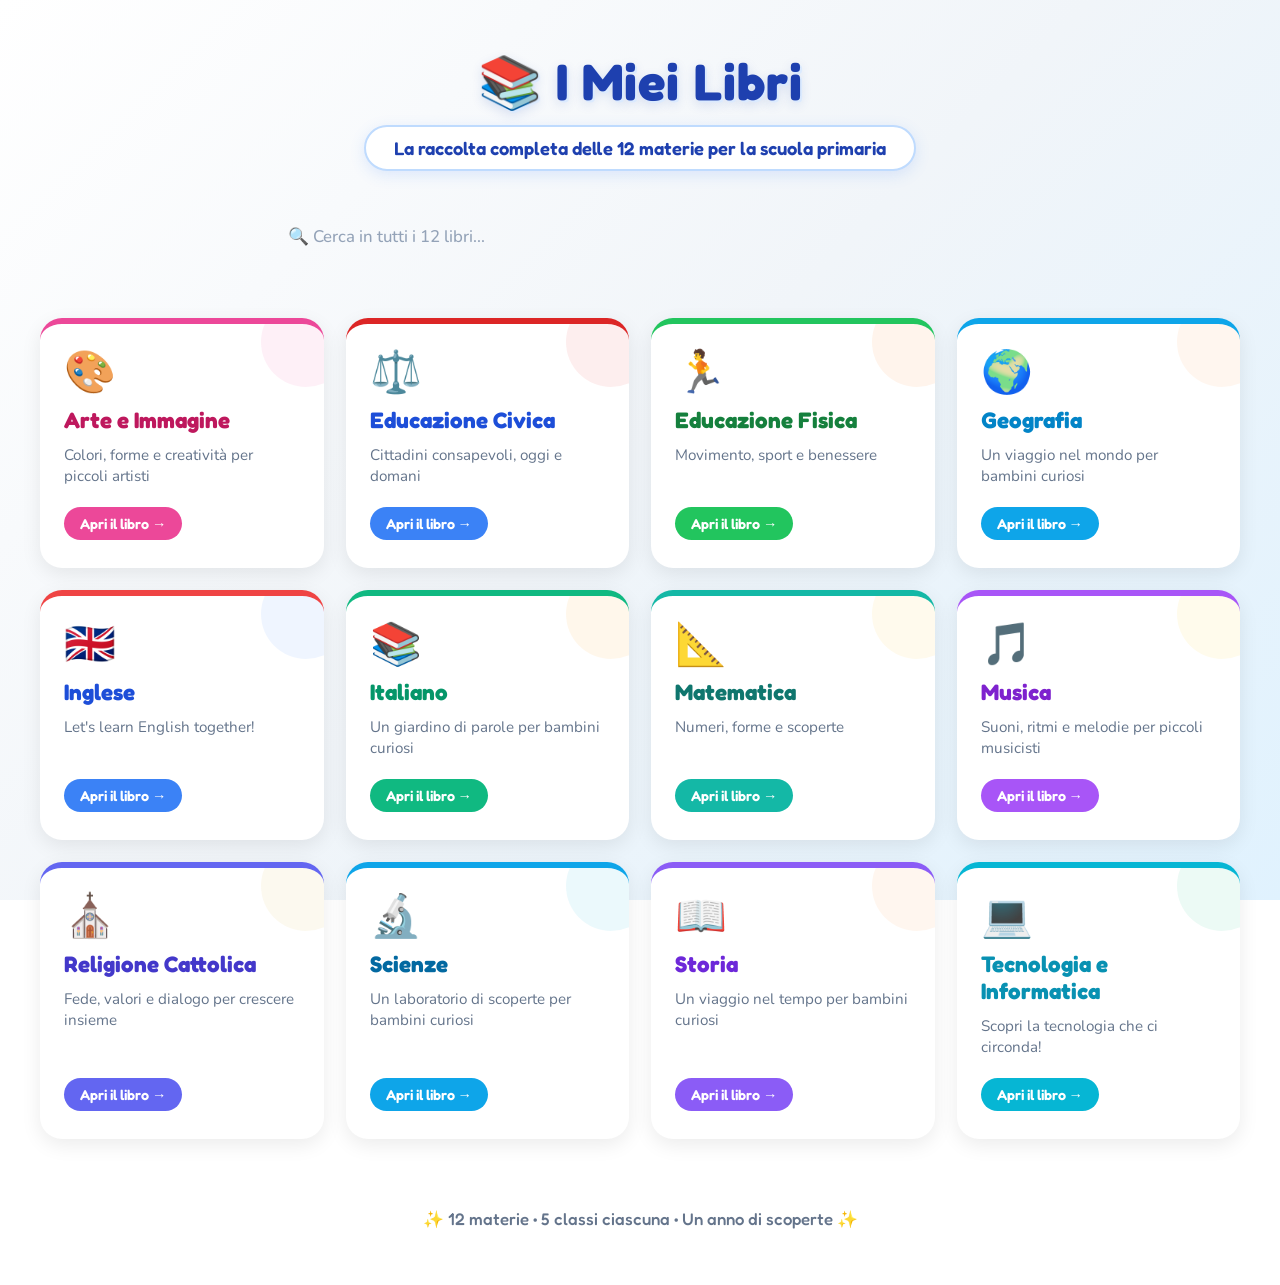
<file: index.html>
<!DOCTYPE html>
<html lang="it">
<head>
<meta charset="UTF-8">
<meta name="viewport" content="width=device-width, initial-scale=1.0">
<title>I Miei Libri - Scuola Primaria</title>
<meta name="theme-color" content="#F8FAFC">
<link rel="manifest" href="manifest.webmanifest">
<link rel="apple-touch-icon" href="icons/icon-192.png">
<link href="https://fonts.googleapis.com/css2?family=Fredoka:wght@400;500;600;700;800&family=Nunito:wght@400;600;700;800&display=swap" rel="stylesheet">
<link rel="stylesheet" href="home.css">
</head>
<body>

<div class="container">
  <header>
    <h1>📚 I Miei Libri</h1>
    <p>La raccolta completa delle 12 materie per la scuola primaria</p>
  </header>

  <div class="search-wrapper">
    <input type="search" id="globalSearch" placeholder="🔍 Cerca in tutti i 12 libri...">
    <button id="searchClear" class="search-clear" title="Cancella">✕</button>
  </div>
  <div id="searchInfo" class="search-info"></div>

  <main class="grid" id="grid">

    <a href="viewer.html?libro=Arte%20e%20Immagine.html" class="card card-arte" data-libro="Arte e Immagine.html" data-keywords="colori forme creatività arte disegno pittura artisti tecniche">
      <span class="card-emoji">🎨</span>
      <h2>Arte e Immagine</h2>
      <p>Colori, forme e creatività per piccoli artisti</p>
      <span class="card-cta">Apri il libro →</span>
    </a>

    <a href="viewer.html?libro=Educazione%20civica.html" class="card card-civica" data-libro="Educazione civica.html" data-keywords="cittadinanza diritti doveri costituzione regole rispetto comunità ambiente">
      <span class="card-emoji">⚖️</span>
      <h2>Educazione Civica</h2>
      <p>Cittadini consapevoli, oggi e domani</p>
      <span class="card-cta">Apri il libro →</span>
    </a>

    <a href="viewer.html?libro=Educazione%20fisica.html" class="card card-fisica" data-libro="Educazione fisica.html" data-keywords="movimento sport benessere corpo salute giochi atletica">
      <span class="card-emoji">🏃</span>
      <h2>Educazione Fisica</h2>
      <p>Movimento, sport e benessere</p>
      <span class="card-cta">Apri il libro →</span>
    </a>

    <a href="viewer.html?libro=Geografia.html" class="card card-geografia" data-libro="Geografia.html" data-keywords="mondo mappe territorio paesaggi italia europa continenti fiumi montagne">
      <span class="card-emoji">🌍</span>
      <h2>Geografia</h2>
      <p>Un viaggio nel mondo per bambini curiosi</p>
      <span class="card-cta">Apri il libro →</span>
    </a>

    <a href="viewer.html?libro=Inglese.html" class="card card-inglese" data-libro="Inglese.html" data-keywords="english inglese lingua straniera vocabulary grammar culture">
      <span class="card-emoji">🇬🇧</span>
      <h2>Inglese</h2>
      <p>Let's learn English together!</p>
      <span class="card-cta">Apri il libro →</span>
    </a>

    <a href="viewer.html?libro=Italiano.html" class="card card-italiano" data-libro="Italiano.html" data-keywords="parole grammatica lettura scrittura poesia racconti verbi nomi aggettivi">
      <span class="card-emoji">📚</span>
      <h2>Italiano</h2>
      <p>Un giardino di parole per bambini curiosi</p>
      <span class="card-cta">Apri il libro →</span>
    </a>

    <a href="viewer.html?libro=Matematica.html" class="card card-matematica" data-libro="Matematica.html" data-keywords="numeri forme calcolo geometria frazioni problemi addizione sottrazione">
      <span class="card-emoji">📐</span>
      <h2>Matematica</h2>
      <p>Numeri, forme e scoperte</p>
      <span class="card-cta">Apri il libro →</span>
    </a>

    <a href="viewer.html?libro=Musica.html" class="card card-musica" data-libro="Musica.html" data-keywords="suoni ritmi melodie strumenti note canto compositori">
      <span class="card-emoji">🎵</span>
      <h2>Musica</h2>
      <p>Suoni, ritmi e melodie per piccoli musicisti</p>
      <span class="card-cta">Apri il libro →</span>
    </a>

    <a href="viewer.html?libro=Religione.html" class="card card-religione" data-libro="Religione.html" data-keywords="religione cattolica fede valori bibbia gesù chiesa sacramenti">
      <span class="card-emoji">⛪</span>
      <h2>Religione Cattolica</h2>
      <p>Fede, valori e dialogo per crescere insieme</p>
      <span class="card-cta">Apri il libro →</span>
    </a>

    <a href="viewer.html?libro=Scienze.html" class="card card-scienze" data-libro="Scienze.html" data-keywords="scienze corpo umano natura animali piante esperimenti materia energia">
      <span class="card-emoji">🔬</span>
      <h2>Scienze</h2>
      <p>Un laboratorio di scoperte per bambini curiosi</p>
      <span class="card-cta">Apri il libro →</span>
    </a>

    <a href="viewer.html?libro=Storia.html" class="card card-storia" data-libro="Storia.html" data-keywords="storia tempo preistoria romani egizi greci medioevo rinascimento">
      <span class="card-emoji">📖</span>
      <h2>Storia</h2>
      <p>Un viaggio nel tempo per bambini curiosi</p>
      <span class="card-cta">Apri il libro →</span>
    </a>

    <a href="viewer.html?libro=Tecnologia%20e%20Informatica.html" class="card card-tecnologia" data-libro="Tecnologia e Informatica.html" data-keywords="tecnologia informatica computer coding scratch robot internet digitale">
      <span class="card-emoji">💻</span>
      <h2>Tecnologia e Informatica</h2>
      <p>Scopri la tecnologia che ci circonda!</p>
      <span class="card-cta">Apri il libro →</span>
    </a>

  </main>

  <footer>
    <p>✨ 12 materie • 5 classi ciascuna • Un anno di scoperte ✨</p>
    <p class="install-hint" id="installHint"></p>
  </footer>
</div>

<script>
const searchInput = document.getElementById('globalSearch');
const searchClear = document.getElementById('searchClear');
const searchInfo  = document.getElementById('searchInfo');
const cards       = Array.from(document.querySelectorAll('.card'));

let searchIndex = null;

async function loadSearchIndex() {
  if (searchIndex) return searchIndex;
  try {
    const res = await fetch('search-index.json');
    if (!res.ok) throw new Error('no index');
    searchIndex = await res.json();
  } catch (e) {
    searchIndex = null;
  }
  return searchIndex;
}

function normalizza(s) {
  return (s || '').toLowerCase().normalize('NFD').replace(/[\u0300-\u036f]/g, '');
}

async function runSearch() {
  const q = searchInput.value.trim();
  searchClear.classList.toggle('visible', q.length > 0);

  if (q.length < 2) {
    cards.forEach(c => c.style.display = '');
    searchInfo.textContent = '';
    searchInfo.classList.remove('no-results');
    return;
  }

  await loadSearchIndex();
  const qn = normalizza(q);
  let count = 0;

  cards.forEach(card => {
    const kw = normalizza(card.dataset.keywords || '');
    const titolo = normalizza(card.querySelector('h2').textContent);
    let match = titolo.includes(qn) || kw.includes(qn);
    if (!match && searchIndex && searchIndex[card.dataset.libro]) {
      match = normalizza(searchIndex[card.dataset.libro]).includes(qn);
    }
    card.style.display = match ? '' : 'none';
    if (match) count++;
  });

  if (count === 0) {
    searchInfo.textContent = `😕 Nessun risultato per "${q}".`;
    searchInfo.classList.add('no-results');
  } else {
    searchInfo.textContent = `🔍 Trovati ${count} libr${count === 1 ? 'o' : 'i'} per "${q}"`;
    searchInfo.classList.remove('no-results');
  }
}

let debounce;
searchInput.addEventListener('input', () => {
  clearTimeout(debounce);
  debounce = setTimeout(runSearch, 200);
});
searchClear.addEventListener('click', () => {
  searchInput.value = '';
  searchClear.classList.remove('visible');
  runSearch();
  searchInput.focus();
});
searchInput.addEventListener('keydown', e => {
  if (e.key === 'Escape') {
    searchInput.value = '';
    searchClear.classList.remove('visible');
    runSearch();
  }
});

if ('serviceWorker' in navigator) {
  window.addEventListener('load', () => {
    navigator.serviceWorker.register('sw.js').catch(() => {});
  });
}

let deferredPrompt = null;
const installHint = document.getElementById('installHint');

window.addEventListener('beforeinstallprompt', (e) => {
  e.preventDefault();
  deferredPrompt = e;
  installHint.innerHTML = '<button id="btnInstall" class="install-btn">📲 Installa l\'app</button>';
  const btn = document.getElementById('btnInstall');
  btn.addEventListener('click', async () => {
    if (!deferredPrompt) return;
    deferredPrompt.prompt();
    await deferredPrompt.userChoice;
    deferredPrompt = null;
    installHint.innerHTML = '✅ App installata!';
  });
});

window.addEventListener('appinstalled', () => {
  installHint.innerHTML = '✅ App installata con successo!';
});
</script>

</body>
</html>
</file>
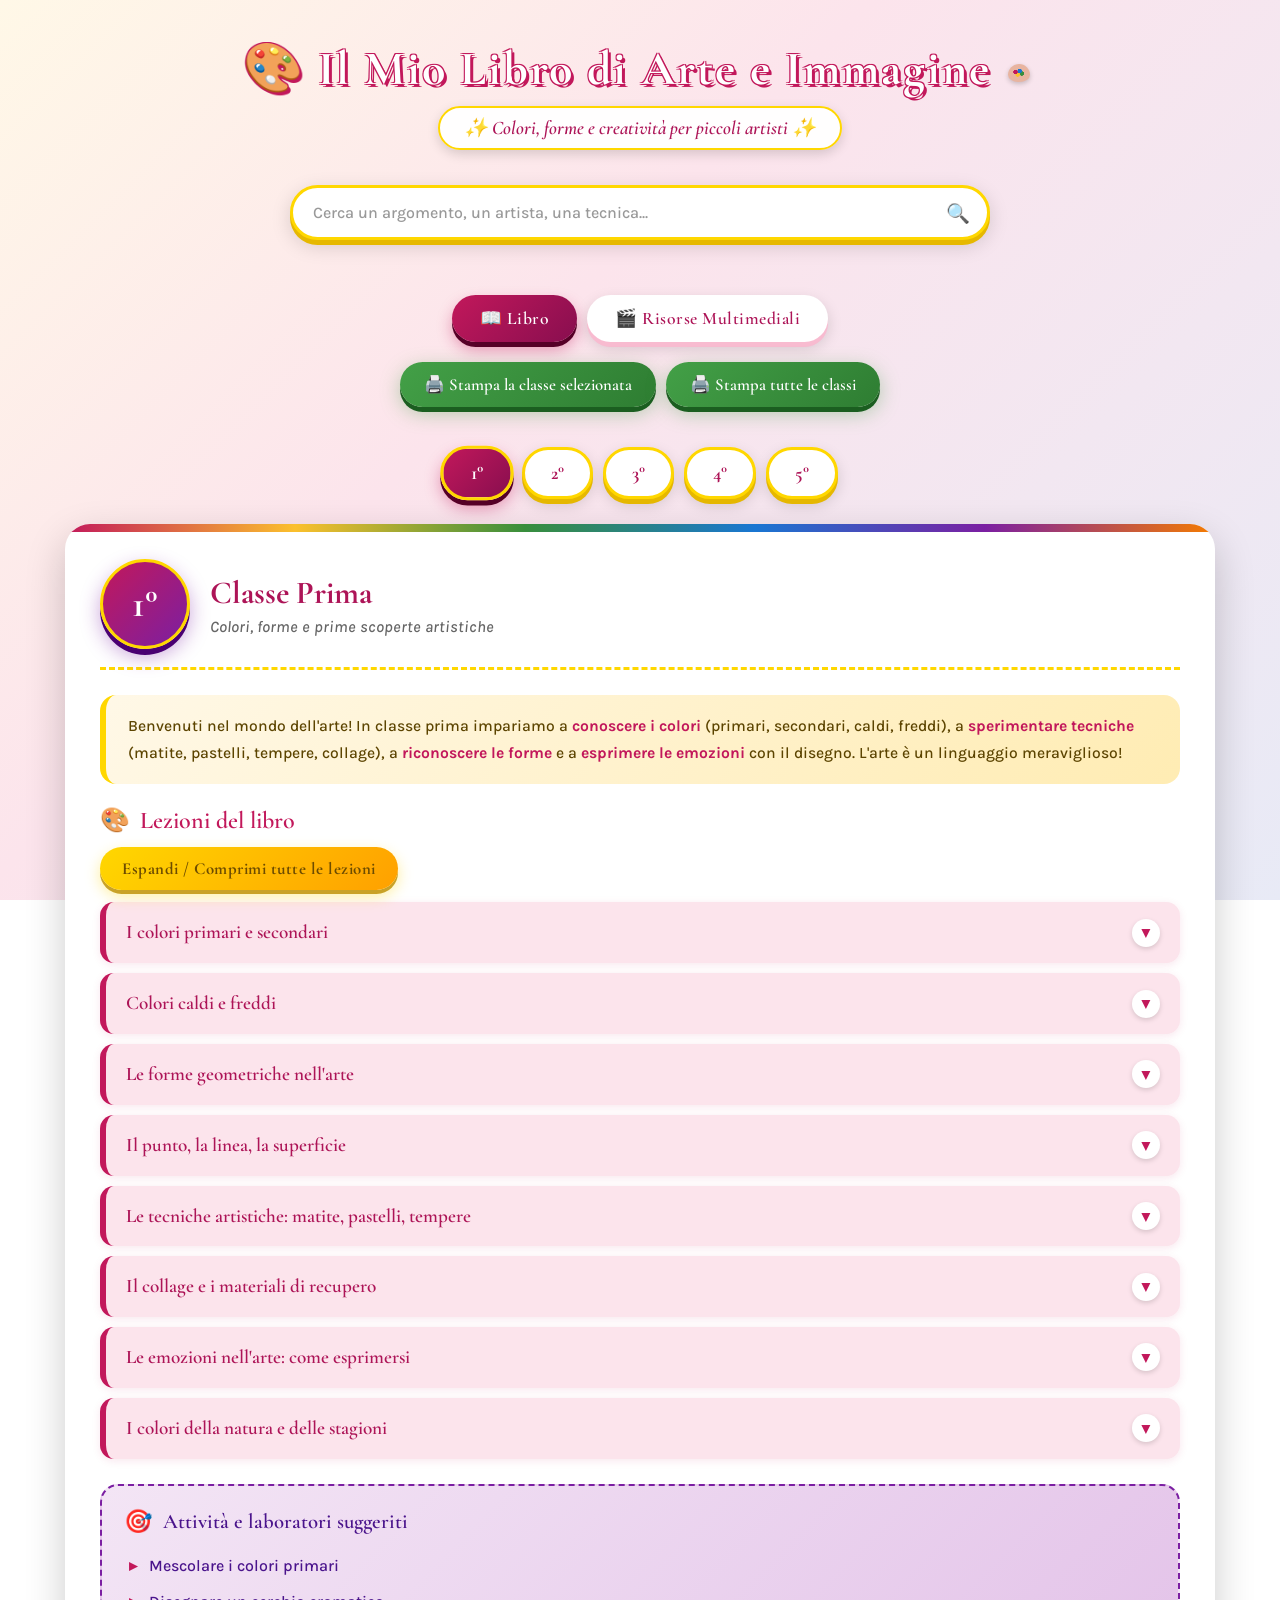
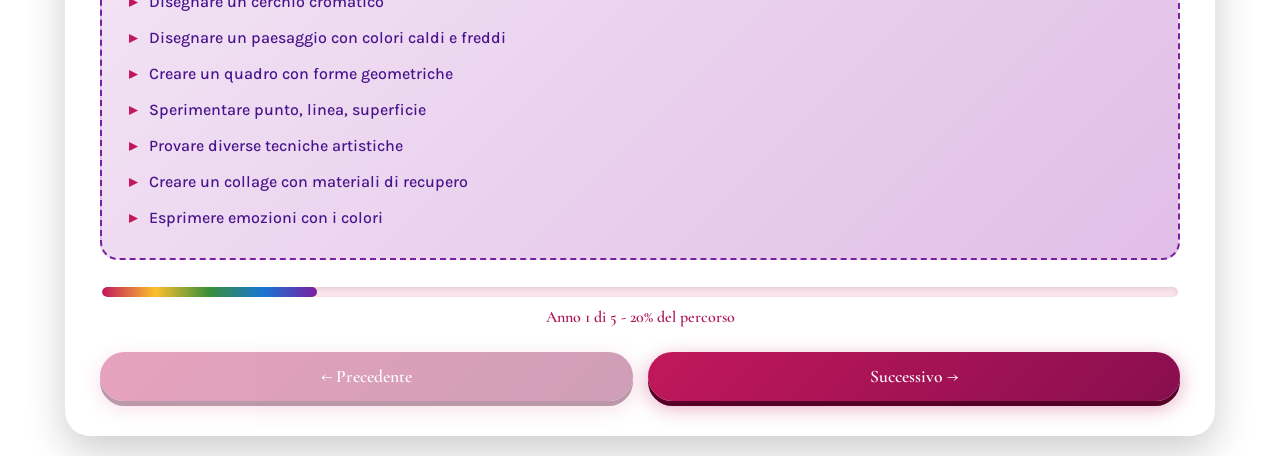
<file: Arte e Immagine.html>
<!DOCTYPE html>
<html lang="it">
<head>
<meta charset="UTF-8">
<meta name="viewport" content="width=device-width, initial-scale=1.0">
<title>Libro di Arte e Immagine - Scuola Primaria</title>
<link href="https://fonts.googleapis.com/css2?family=Cormorant+Garamond:wght@400;500;600;700&family=Karla:wght@400;500;600;700&display=swap" rel="stylesheet">
<style>
  * { margin: 0; padding: 0; box-sizing: border-box; }

  body {
    font-family: 'Karla', 'Segoe UI', Tahoma, sans-serif;
    background: linear-gradient(135deg, #FFF8E7 0%, #FCE4EC 40%, #E8EAF6 100%);
    background-attachment: fixed;
    min-height: 100vh;
    padding: 20px;
    color: #2C2C2C;
  }

  .container { max-width: 1150px; margin: 0 auto; }

  header { text-align: center; padding: 20px 20px 15px 20px; margin-bottom: 20px; }
  header h1 {
    font-family: 'Cormorant Garamond', serif;
    font-size: 3em;
    margin-bottom: 8px;
    color: white;
    text-shadow: 3px 3px 0 #C2185B, -1px -1px 0 #C2185B, 1px -1px 0 #C2185B, -1px 1px 0 #C2185B, 1px 1px 0 #C2185B;
    letter-spacing: 2px;
    font-weight: 700;
  }
  header p {
    font-family: 'Cormorant Garamond', serif;
    font-size: 1.2em;
    color: #AD1457;
    font-weight: 600;
    background: rgba(255,255,255,0.95);
    display: inline-block;
    padding: 8px 24px;
    border-radius: 30px;
    box-shadow: 0 4px 12px rgba(0,0,0,0.15);
    border: 2px solid #FFD700;
    font-style: italic;
  }

  /* ===== TAVOLOZZA DECORATIVA ===== */
  .palette-deco {
    display: inline-block;
    width: 26px; height: 22px;
    margin: 0 4px;
    vertical-align: middle;
    position: relative;
  }
  .palette-deco::before {
    content: "";
    position: absolute;
    top: 0; left: 0;
    width: 22px; height: 18px;
    background: #E8B4A0;
    border-radius: 50% 50% 50% 50% / 60% 60% 40% 40%;
    box-shadow: 0 2px 5px rgba(0,0,0,0.2);
  }
  .palette-deco::after {
    content: "";
    position: absolute;
    top: 4px; left: 4px;
    width: 14px; height: 10px;
    background: radial-gradient(circle at 25% 40%, #C2185B 2px, transparent 2.5px),
                radial-gradient(circle at 55% 30%, #1976D2 2px, transparent 2.5px),
                radial-gradient(circle at 40% 65%, #FBC02D 2px, transparent 2.5px),
                radial-gradient(circle at 70% 55%, #388E3C 2px, transparent 2.5px);
  }

  /* ===== SEARCH ===== */
  .search-bar { position: relative; max-width: 700px; margin: 0 auto 20px auto; }
  .search-bar input {
    width: 100%;
    padding: 15px 50px 15px 20px;
    border: 3px solid #FFD700;
    border-radius: 50px;
    font-family: 'Karla', sans-serif;
    font-size: 1em;
    font-weight: 500;
    background: white;
    color: #2C2C2C;
    outline: none;
    transition: all 0.3s ease;
    box-shadow: 0 5px 0 #E6B800, 0 6px 20px rgba(0,0,0,0.15);
  }
  .search-bar input:focus {
    border-color: #C2185B;
    box-shadow: 0 5px 0 #8E0038, 0 8px 25px rgba(194, 24, 91, 0.4);
  }
  .search-bar input::placeholder { color: #999; }
  .search-icon { position: absolute; right: 20px; top: 50%; transform: translateY(-50%); font-size: 1.2em; color: #C2185B; pointer-events: none; }
  .search-clear {
    position: absolute; right: 48px; top: 50%; transform: translateY(-50%);
    background: #C2185B; color: white; border: none;
    width: 26px; height: 26px; border-radius: 50%; cursor: pointer;
    font-weight: bold; display: none; align-items: center; justify-content: center; font-size: 0.85em;
  }
  .search-clear.visible { display: flex; }

  .search-results-info {
    text-align: center;
    color: white;
    font-family: 'Cormorant Garamond', serif;
    font-size: 1em;
    margin-bottom: 15px;
    min-height: 20px;
    font-weight: 600;
    text-shadow: 1px 1px 2px rgba(0,0,0,0.3);
  }

  .search-highlight {
    background: #FFD700;
    padding: 1px 4px;
    border-radius: 4px;
    font-weight: bold;
    color: #C2185B;
  }

  /* ===== TABS ===== */
  .main-tabs { display: flex; justify-content: center; gap: 10px; margin-bottom: 20px; flex-wrap: wrap; }
  .main-tab {
    background: white;
    border: none;
    color: #AD1457;
    padding: 13px 28px;
    border-radius: 50px;
    cursor: pointer;
    font-family: 'Cormorant Garamond', serif;
    font-size: 1.1em;
    font-weight: 600;
    transition: all 0.3s ease;
    box-shadow: 0 5px 0 #F8BBD0, 0 6px 15px rgba(0,0,0,0.15);
    letter-spacing: 0.5px;
  }
  .main-tab:hover { transform: translateY(-3px); box-shadow: 0 8px 0 #F8BBD0, 0 8px 20px rgba(0,0,0,0.2); }
  .main-tab.active {
    background: linear-gradient(135deg, #C2185B, #880E4F);
    color: white;
    box-shadow: 0 5px 0 #560027, 0 8px 15px rgba(194, 24, 91, 0.4);
  }

  .section { display: none; animation: fadeIn 0.5s ease; }
  .section.active { display: block; }
  @keyframes fadeIn { from { opacity: 0; transform: translateY(20px); } to { opacity: 1; transform: translateY(0); } }

  /* ===== NAV CLASSI ===== */
  .timeline-nav { display: flex; justify-content: center; flex-wrap: wrap; gap: 10px; margin-bottom: 25px; }
  .nav-btn {
    background: white;
    border: 3px solid #FFD700;
    color: #AD1457;
    padding: 12px 26px;
    border-radius: 50px;
    cursor: pointer;
    font-family: 'Cormorant Garamond', serif;
    font-size: 1.15em;
    font-weight: 700;
    transition: all 0.3s ease;
    box-shadow: 0 5px 0 #E6B800, 0 6px 15px rgba(0,0,0,0.15);
  }
  .nav-btn:hover { transform: translateY(-3px); box-shadow: 0 8px 0 #E6B800, 0 8px 20px rgba(0,0,0,0.2); }
  .nav-btn.active {
    background: linear-gradient(135deg, #C2185B, #880E4F);
    color: white;
    border-color: #FFD700;
    box-shadow: 0 5px 0 #560027, 0 8px 15px rgba(194, 24, 91, 0.4);
    transform: scale(1.05);
  }

  /* ===== CARD ANNO ===== */
  .year-card {
    background: white;
    border-radius: 25px;
    padding: 35px;
    box-shadow: 0 15px 40px rgba(0,0,0,0.2);
    animation: fadeIn 0.5s ease;
    display: none;
    position: relative;
    overflow: hidden;
  }
  .year-card::before {
    content: "";
    position: absolute;
    top: 0; left: 0; right: 0;
    height: 8px;
    background: linear-gradient(90deg, #C2185B, #FBC02D, #388E3C, #1976D2, #7B1FA2, #F57C00);
  }
  .year-card.active { display: block; }

  .year-header {
    display: flex;
    align-items: center;
    gap: 20px;
    margin-bottom: 25px;
    padding-bottom: 18px;
    border-bottom: 3px dashed #FFD700;
    flex-wrap: wrap;
  }
  .year-badge {
    background: linear-gradient(135deg, #C2185B, #7B1FA2);
    color: white;
    width: 90px;
    height: 90px;
    border-radius: 50%;
    display: flex;
    align-items: center;
    justify-content: center;
    font-family: 'Cormorant Garamond', serif;
    font-size: 2.4em;
    font-weight: 700;
    flex-shrink: 0;
    box-shadow: 0 6px 0 #4A0072, 0 8px 20px rgba(123, 31, 162, 0.4);
    border: 3px solid #FFD700;
  }
  .year-title h2 {
    color: #AD1457;
    font-family: 'Cormorant Garamond', serif;
    font-size: 2em;
    margin-bottom: 5px;
    font-weight: 700;
  }
  .year-title p { color: #666; font-size: 1em; font-weight: 500; font-style: italic; }

  .book-intro {
    background: linear-gradient(135deg, #FFF8E7, #FFECB3);
    border-radius: 16px;
    padding: 18px 22px;
    margin-bottom: 22px;
    border-left: 6px solid #FFD700;
    color: #5C4400;
    line-height: 1.7;
    font-size: 0.98em;
    font-weight: 500;
  }
  .book-intro strong { color: #C2185B; font-weight: 700; }

  .theme-section { margin-bottom: 25px; }
  .theme-section h3 {
    color: #C2185B;
    font-family: 'Cormorant Garamond', serif;
    font-size: 1.5em;
    margin-bottom: 12px;
    display: flex;
    align-items: center;
    gap: 10px;
    font-weight: 600;
  }
  .theme-section h3::before { content: "🎨"; font-size: 1em; }

  .topic-list { list-style: none; }

  .topic-item {
    background: #FCE4EC;
    border-left: 6px solid #C2185B;
    margin-bottom: 10px;
    border-radius: 14px;
    overflow: hidden;
    transition: all 0.3s ease;
    box-shadow: 0 2px 8px rgba(194, 24, 91, 0.1);
  }
  .topic-item:hover { box-shadow: 0 4px 15px rgba(194, 24, 91, 0.25); }
  .topic-item.open { border-left-color: #FFD700; background: #FFF8E7; }

  .topic-header {
    padding: 16px 20px;
    cursor: pointer;
    display: flex;
    justify-content: space-between;
    align-items: center;
    gap: 15px;
    font-family: 'Cormorant Garamond', serif;
    font-size: 1.2em;
    line-height: 1.5;
    user-select: none;
    transition: background 0.2s ease;
    font-weight: 600;
    color: #AD1457;
  }
  .topic-header:hover { background: rgba(194, 24, 91, 0.08); }
  .topic-item.open .topic-header { background: rgba(255, 215, 0, 0.15); color: #6D4C00; }

  .topic-toggle-icon {
    color: #C2185B;
    font-size: 1em;
    font-weight: bold;
    transition: transform 0.3s ease;
    flex-shrink: 0;
    width: 28px; height: 28px;
    background: white;
    border-radius: 50%;
    display: flex;
    align-items: center;
    justify-content: center;
    box-shadow: 0 2px 5px rgba(0,0,0,0.15);
  }
  .topic-item.open .topic-toggle-icon { transform: rotate(180deg); background: #FFD700; color: #6D4C00; }

  .topic-body { max-height: 0; overflow: hidden; transition: max-height 0.8s ease; padding: 0 20px; }
  .topic-item.open .topic-body { max-height: 40000px; padding: 0 20px 20px 20px; }

  .topic-detail {
    background: white;
    border-radius: 12px;
    padding: 22px;
    margin-top: 5px;
    border: 2px solid #FFD700;
  }

  .topic-detail h4 {
    color: #C2185B;
    font-family: 'Cormorant Garamond', serif;
    font-size: 1.2em;
    margin-bottom: 10px;
    display: flex;
    align-items: center;
    gap: 8px;
    margin-top: 22px;
    padding-bottom: 6px;
    border-bottom: 2px dashed #FFE082;
    font-weight: 600;
  }
  .topic-detail h4:first-child { margin-top: 0; }

  .lezione-text {
    color: #2C2C2C;
    font-size: 1em;
    line-height: 1.85;
    text-align: justify;
  }
  .lezione-text p { margin-bottom: 14px; }
  .lezione-text p:last-child { margin-bottom: 0; }
  .lezione-text strong { color: #AD1457; font-weight: 700; }
  .lezione-text em { color: #1976D2; font-style: italic; font-weight: 500; }

  .lezione-text .capolettera::first-letter {
    font-family: 'Cormorant Garamond', serif;
    font-size: 3.2em;
    font-weight: 700;
    float: left;
    line-height: 0.85;
    margin: 6px 10px 0 0;
    color: #C2185B;
  }

  /* ===== BOX SEZIONI ===== */
  .box-approfondimento, .box-curiosita, .box-personaggi, .box-vita, .box-fonti,
  .box-oggi, .box-glossario, .box-attivita {
    border-radius: 12px;
    padding: 15px 18px;
    margin: 10px 0;
    font-size: 0.95em;
    line-height: 1.7;
    border-left: 4px solid;
  }
  .box-approfondimento { background: #E3F2FD; color: #0D47A1; border-left-color: #1976D2; }
  .box-curiosita { background: #FFF8E1; color: #5C4400; border-left-color: #FFC107; }
  .box-personaggi { background: #F3E5F5; color: #4A148C; border-left-color: #7B1FA2; }
  .box-vita { background: #E0F7FA; color: #006064; border-left-color: #00ACC1; }
  .box-fonti { background: #FCE4EC; color: #880E4F; border-left-color: #D81B60; }
  .box-oggi { background: #E8F5E9; color: #1B5E20; border-left-color: #388E3C; }
  .box-glossario { background: #FFF3E0; color: #BF360C; border-left-color: #EF6C00; }
  .box-attivita { background: #FBE9E7; color: #BF360C; border-left-color: #E64A19; }

  .box-personaggi ul, .box-fonti ul, .box-glossario ul, .box-attivita ul { list-style: none; margin-top: 6px; }
  .box-personaggi li { padding: 4px 0 4px 22px; position: relative; }
  .box-personaggi li::before { content: "👤"; position: absolute; left: 0; font-size: 0.85em; }
  .box-fonti li { padding: 4px 0 4px 22px; position: relative; }
  .box-fonti li::before { content: "🔎"; position: absolute; left: 0; font-size: 0.85em; }
  .box-glossario li { padding: 4px 0 4px 18px; position: relative; }
  .box-glossario li::before { content: "📌"; position: absolute; left: 0; font-size: 0.8em; }
  .box-attivita li { padding: 4px 0 4px 22px; position: relative; }
  .box-attivita li::before { content: "✏️"; position: absolute; left: 0; font-size: 0.85em; }

  .box-cronologia {
    background: #ECEFF1;
    border-radius: 12px;
    padding: 15px 18px;
    margin: 10px 0;
    border-left: 4px solid #546E7A;
  }
  .box-cronologia .crono-title { color: #263238; font-family: 'Cormorant Garamond', serif; font-weight: 600; margin-bottom: 8px; font-size: 1.05em; }
  .box-cronologia ul { list-style: none; }
  .box-cronologia li { padding: 4px 0 4px 22px; position: relative; color: #444; line-height: 1.5; font-size: 0.92em; }
  .box-cronologia li::before { content: "⏱"; position: absolute; left: 0; font-size: 0.9em; }

  .box-mappa {
    background: #F3E5F5;
    border-radius: 12px;
    padding: 15px 20px;
    margin: 10px 0;
    border-left: 4px solid #8E24AA;
  }
  .box-mappa .mappa-title { color: #4A148C; font-family: 'Cormorant Garamond', serif; font-weight: 600; margin-bottom: 8px; font-size: 1.05em; }
  .box-mappa ul { list-style: none; }
  .box-mappa li { padding: 4px 0 4px 22px; position: relative; color: #444; line-height: 1.5; font-size: 0.93em; }
  .box-mappa li::before { content: "◆"; position: absolute; left: 4px; color: #8E24AA; font-size: 0.8em; }
  .box-mappa ul ul li::before { content: "▸"; color: #BA68C8; }
  .box-mappa ul ul { padding-left: 12px; margin-top: 3px; }

  .box-verifica {
    background: #FFEBEE;
    border-radius: 12px;
    padding: 15px 20px;
    margin: 10px 0;
    border-left: 4px solid #E53935;
  }
  .box-verifica .verifica-title { color: #B71C1C; font-family: 'Cormorant Garamond', serif; font-weight: 600; margin-bottom: 8px; font-size: 1.05em; }
  .box-verifica ol, .box-verifica ul { padding-left: 22px; color: #7F1D1D; line-height: 1.6; font-size: 0.93em; }
  .box-verifica li { padding: 4px 0; }
  .box-verifica .vf { list-style: none; padding-left: 0; }
  .box-verifica .vf li { padding: 3px 0 3px 26px; position: relative; }
  .box-verifica .vf li::before { content: "◻"; position: absolute; left: 4px; font-size: 1em; color: #E53935; }

  /* ===== BOTTONI ===== */
  .expand-all-btn {
    background: linear-gradient(135deg, #FFD700, #FFA000);
    border: none;
    color: #6D4C00;
    padding: 11px 22px;
    border-radius: 50px;
    cursor: pointer;
    font-family: 'Cormorant Garamond', serif;
    font-size: 1.05em;
    font-weight: 700;
    transition: all 0.3s ease;
    margin-bottom: 12px;
    box-shadow: 0 4px 0 #C9A227, 0 6px 15px rgba(255, 215, 0, 0.4);
    letter-spacing: 0.5px;
  }
  .expand-all-btn:hover { transform: translateY(-2px); box-shadow: 0 6px 0 #C9A227, 0 8px 20px rgba(255, 215, 0, 0.5); }

  .activities {
    background: linear-gradient(135deg, #F3E5F5, #E1BEE7);
    padding: 22px;
    border-radius: 18px;
    margin-top: 22px;
    border: 2px dashed #7B1FA2;
  }
  .activities h3 { color: #4A148C; font-family: 'Cormorant Garamond', serif; margin-bottom: 12px; display: flex; align-items: center; gap: 10px; font-size: 1.3em; font-weight: 600; }
  .activities h3::before { content: "🎯"; font-size: 1.1em; }
  .activities ul { list-style: none; }
  .activities li { padding: 6px 0 6px 25px; position: relative; color: #4A148C; line-height: 1.5; font-weight: 500; }
  .activities li::before { content: "▸"; position: absolute; left: 5px; color: #C2185B; font-weight: bold; }

  .progress-bar { margin-top: 25px; background: #FCE4EC; border-radius: 12px; height: 14px; overflow: hidden; border: 2px solid white; box-shadow: inset 0 2px 5px rgba(0,0,0,0.1); }
  .progress-fill { height: 100%; background: linear-gradient(90deg, #C2185B, #FBC02D, #388E3C, #1976D2, #7B1FA2); border-radius: 12px; transition: width 0.5s ease; }
  .progress-label { text-align: center; margin-top: 8px; color: #AD1457; font-family: 'Cormorant Garamond', serif; font-size: 1em; font-weight: 600; }

  .controls { display: flex; justify-content: space-between; margin-top: 25px; gap: 15px; flex-wrap: wrap; }
  .ctrl-btn {
    background: linear-gradient(135deg, #C2185B, #880E4F);
    color: white;
    border: none;
    padding: 14px 30px;
    border-radius: 50px;
    cursor: pointer;
    font-family: 'Cormorant Garamond', serif;
    font-size: 1.1em;
    font-weight: 600;
    transition: all 0.3s ease;
    flex: 1;
    min-width: 140px;
    box-shadow: 0 5px 0 #560027, 0 6px 20px rgba(194, 24, 91, 0.4);
  }
  .ctrl-btn:hover:not(:disabled) { transform: translateY(-3px); box-shadow: 0 8px 0 #560027, 0 10px 25px rgba(194, 24, 91, 0.5); }
  .ctrl-btn:disabled { opacity: 0.4; cursor: not-allowed; }

  .print-btn {
    background: linear-gradient(135deg, #43A047, #2E7D32);
    border: none;
    color: white;
    padding: 12px 24px;
    border-radius: 50px;
    cursor: pointer;
    font-family: 'Cormorant Garamond', serif;
    font-size: 1.05em;
    font-weight: 600;
    transition: all 0.3s ease;
    box-shadow: 0 5px 0 #1B5E20, 0 6px 20px rgba(67, 160, 71, 0.4);
    display: inline-flex;
    align-items: center;
    gap: 8px;
    margin-bottom: 20px;
  }
  .print-btn:hover { transform: translateY(-3px); box-shadow: 0 8px 0 #1B5E20, 0 10px 25px rgba(67, 160, 71, 0.5); }

  .print-controls { display: flex; justify-content: center; gap: 10px; margin-bottom: 20px; flex-wrap: wrap; }

  /* ===== RISORSE ===== */
  .resources-intro {
    background: white;
    border-radius: 22px;
    padding: 30px;
    margin-bottom: 22px;
    box-shadow: 0 10px 30px rgba(0,0,0,0.15);
    text-align: center;
    border: 3px solid #FFD700;
  }
  .resources-intro h2 { color: #AD1457; font-family: 'Cormorant Garamond', serif; font-size: 2em; margin-bottom: 10px; }
  .resources-intro p { color: #666; font-size: 1em; line-height: 1.6; max-width: 700px; margin: 0 auto; font-weight: 500; }

  .resource-filters { display: flex; justify-content: center; flex-wrap: wrap; gap: 10px; margin-bottom: 22px; }
  .filter-btn {
    background: white;
    border: 3px solid #FFD700;
    color: #AD1457;
    padding: 10px 22px;
    border-radius: 50px;
    cursor: pointer;
    font-family: 'Cormorant Garamond', serif;
    font-size: 1em;
    font-weight: 600;
    transition: all 0.3s ease;
    box-shadow: 0 4px 0 #E6B800;
  }
  .filter-btn:hover { transform: translateY(-2px); box-shadow: 0 6px 0 #E6B800; }
  .filter-btn.active { background: linear-gradient(135deg, #C2185B, #880E4F); color: white; border-color: #880E4F; box-shadow: 0 4px 0 #560027; }

  .resources-grid { display: grid; grid-template-columns: repeat(auto-fill, minmax(300px, 1fr)); gap: 18px; }

  .resource-card {
    background: white;
    border-radius: 18px;
    padding: 22px;
    box-shadow: 0 8px 25px rgba(0,0,0,0.12);
    transition: all 0.3s ease;
    display: flex;
    flex-direction: column;
    border-top: 6px solid #C2185B;
  }
  .resource-card:hover { transform: translateY(-6px); box-shadow: 0 15px 35px rgba(0,0,0,0.2); }
  .resource-card[data-type="video"] { border-top-color: #E53935; }
  .resource-card[data-type="sito"] { border-top-color: #1976D2; }
  .resource-card[data-type="app"] { border-top-color: #388E3C; }
  .resource-card[data-type="podcast"] { border-top-color: #FFA000; }
  .resource-card[data-type="gioco"] { border-top-color: #8E24AA; }

  .resource-type-badge {
    display: inline-flex;
    align-items: center;
    gap: 6px;
    font-family: 'Cormorant Garamond', serif;
    font-size: 0.95em;
    font-weight: 600;
    padding: 5px 12px;
    border-radius: 50px;
    margin-bottom: 10px;
    align-self: flex-start;
    text-transform: uppercase;
    letter-spacing: 0.5px;
  }
  .resource-card[data-type="video"] .resource-type-badge { background: #FFEBEE; color: #B71C1C; }
  .resource-card[data-type="sito"] .resource-type-badge { background: #E8EAF6; color: #1A237E; }
  .resource-card[data-type="app"] .resource-type-badge { background: #E8F5E9; color: #1B5E20; }
  .resource-card[data-type="podcast"] .resource-type-badge { background: #FFF8E1; color: #E65100; }
  .resource-card[data-type="gioco"] .resource-type-badge { background: #F3E5F5; color: #4A148C; }

  .resource-card h3 { color: #AD1457; font-family: 'Cormorant Garamond', serif; font-size: 1.3em; margin-bottom: 10px; line-height: 1.3; font-weight: 600; }
  .resource-card p { color: #555; font-size: 0.92em; line-height: 1.6; margin-bottom: 12px; flex-grow: 1; font-weight: 500; }
  .resource-meta { display: flex; flex-wrap: wrap; gap: 6px; margin-bottom: 12px; }
  .meta-tag { background: #ECEFF1; color: #455A64; font-size: 0.78em; padding: 4px 10px; border-radius: 20px; font-weight: 600; }

  .resource-link {
    display: inline-flex;
    align-items: center;
    gap: 8px;
    background: linear-gradient(135deg, #C2185B, #880E4F);
    color: white;
    text-decoration: none;
    padding: 11px 20px;
    border-radius: 50px;
    font-family: 'Cormorant Garamond', serif;
    font-weight: 600;
    font-size: 1em;
    transition: all 0.3s ease;
    align-self: flex-start;
    box-shadow: 0 4px 0 #560027;
  }
  .resource-link:hover { transform: translateX(5px); box-shadow: 0 6px 0 #560027, 0 8px 20px rgba(194, 24, 91, 0.4); }

  .no-results { grid-column: 1 / -1; text-align: center; color: #AD1457; font-family: 'Cormorant Garamond', serif; font-size: 1.3em; font-weight: 600; padding: 40px; background: rgba(255,255,255,0.95); border-radius: 18px; border: 3px dashed #FFD700; }

  /* ===== STAMPA ===== */
  @media print {
    @page { margin: 1.5cm; }
    html, body { background: white !important; padding: 0 !important; margin: 0 !important; color: black !important; font-size: 11pt; font-family: Georgia, 'Times New Roman', serif; }
    .container { max-width: 100% !important; }
    header, .main-tabs, .search-bar, .search-results-info, .timeline-nav, .controls, .print-btn, .print-controls, .expand-all-btn, .topic-toggle-icon, .progress-bar, .progress-label, .main-tab, .nav-btn, #risorse, .resource-filters, .resource-link, .resources-grid, .no-results { display: none !important; }
    .year-card { display: none !important; box-shadow: none !important; border-radius: 0 !important; padding: 0 !important; margin: 0 !important; animation: none !important; background: white !important; }
    .year-card::before { display: none !important; }
    .year-card.print-target { display: block !important; margin-bottom: 20pt !important; page-break-after: always !important; }
    .year-card.print-target:last-child { page-break-after: auto !important; }
    .topic-item { display: block !important; background: white !important; border-left: 3px solid #333 !important; margin-bottom: 10pt !important; page-break-inside: avoid !important; box-shadow: none !important; }
    .topic-body { max-height: none !important; overflow: visible !important; height: auto !important; padding: 8pt 12pt !important; display: block !important; }
    .topic-header { background: #f0f0f0 !important; color: black !important; padding: 8pt 12pt !important; font-size: 11pt !important; page-break-after: avoid !important; -webkit-print-color-adjust: exact; print-color-adjust: exact; }
    .year-header { border-bottom: 2px solid #333 !important; padding-bottom: 8pt !important; margin-bottom: 15pt !important; page-break-after: avoid !important; }
    .year-badge { background: #333 !important; color: white !important; box-shadow: none !important; width: 50pt !important; height: 50pt !important; font-size: 1.5em !important; animation: none !important; border: none !important; -webkit-print-color-adjust: exact; print-color-adjust: exact; }
    .year-title h2 { color: black !important; font-size: 18pt !important; font-family: Georgia, serif !important; }
    .year-title p { color: #555 !important; }
    .book-intro { background: #f5f5f5 !important; border-left: 4px solid #333 !important; color: black !important; padding: 8pt 12pt !important; font-size: 10pt !important; -webkit-print-color-adjust: exact; print-color-adjust: exact; }
    .book-intro strong { color: black !important; }
    .theme-section h3 { color: black !important; font-size: 14pt !important; margin: 15pt 0 8pt 0 !important; page-break-after: avoid !important; }
    .theme-section h3::before { content: "" !important; }
    .topic-detail { padding: 8pt 0 !important; border: none !important; box-shadow: none !important; background: white !important; }
    .topic-detail h4 { color: black !important; border-bottom: 1px solid #ccc !important; margin-top: 10pt !important; font-size: 10pt !important; page-break-after: avoid !important; }
    .lezione-text { color: black !important; text-align: justify !important; font-size: 10pt !important; line-height: 1.5 !important; }
    .lezione-text p { margin-bottom: 6pt !important; }
    .lezione-text strong { color: black !important; }
    .lezione-text em { color: black !important; }
    .lezione-text .capolettera::first-letter { color: black !important; font-size: 2.5em !important; text-shadow: none !important; }
    .box-approfondimento, .box-curiosita, .box-personaggi, .box-vita, .box-fonti, .box-oggi, .box-glossario, .box-attivita, .box-cronologia, .box-mappa, .box-verifica { background: #f9f9f9 !important; border-left: 3px solid #666 !important; color: black !important; padding: 6pt 10pt !important; margin: 6pt 0 !important; font-size: 9.5pt !important; page-break-inside: avoid !important; box-shadow: none !important; -webkit-print-color-adjust: exact; print-color-adjust: exact; }
    .box-verifica .verifica-title, .box-mappa .mappa-title, .box-cronologia .crono-title { color: black !important; }
    .box-verifica ol, .box-verifica ul, .box-verifica li, .box-mappa li, .box-cronologia li, .box-glossario li, .box-personaggi li, .box-fonti li, .box-attivita li { color: black !important; font-size: 9.5pt !important; }
    .box-verifica .vf li::before { content: "□ " !important; color: black !important; }
    .activities { background: #f5f5f5 !important; page-break-inside: avoid !important; border: 1px solid #ccc !important; -webkit-print-color-adjust: exact; print-color-adjust: exact; }
    .activities h3 { color: black !important; }
    .activities h3::before { content: "" !important; }
    .activities li { color: black !important; font-size: 10pt !important; }
    .activities li::before { content: "• " !important; color: black !important; }
    a { color: black !important; text-decoration: none !important; }
  }

  @media (max-width: 768px) {
    body { padding: 12px; }
    header h1 { font-size: 2em; letter-spacing: 1px; }
    header p { font-size: 1em; padding: 6px 16px; }
    .search-bar input { padding: 13px 45px 13px 16px; font-size: 0.95em; }
    .year-card { padding: 22px; border-radius: 18px; }
    .year-badge { width: 70px; height: 70px; font-size: 1.8em; }
    .year-title h2 { font-size: 1.5em; }
    .nav-btn { padding: 10px 18px; font-size: 1em; }
    .ctrl-btn { padding: 12px 18px; font-size: 0.95em; }
    .main-tab { padding: 11px 20px; font-size: 1em; }
    .resources-grid { grid-template-columns: 1fr; }
    .resources-intro { padding: 22px; }
    .resources-intro h2 { font-size: 1.5em; }
    .topic-header { padding: 13px 15px; font-size: 1.05em; }
    .topic-detail { padding: 16px; }
    .lezione-text { font-size: 0.95em; text-align: left; }
  }
</style>
</head>
<body>
<div class="container">
  <header>
    <h1>🎨 Il Mio Libro di Arte e Immagine <span class="palette-deco"></span></h1>
    <p>✨ Colori, forme e creatività per piccoli artisti ✨</p>
  </header>

  <div class="search-bar">
    <input type="text" id="searchInput" placeholder="Cerca un argomento, un artista, una tecnica...">
    <button class="search-clear" id="searchClear" title="Cancella ricerca">✕</button>
    <span class="search-icon">🔍</span>
  </div>
  <div class="search-results-info" id="searchInfo"></div>

  <div class="main-tabs">
    <button class="main-tab active" onclick="switchSection('programma', this)">📖 Libro</button>
    <button class="main-tab" onclick="switchSection('risorse', this)">🎬 Risorse Multimediali</button>
  </div>

  <section id="programma" class="section active">
    <div class="print-controls">
      <button class="print-btn" onclick="printCurrent()">🖨️ Stampa la classe selezionata</button>
      <button class="print-btn" onclick="printAll()">🖨️ Stampa tutte le classi</button>
    </div>
    <div class="timeline-nav" id="navButtons"></div>
    <div id="yearCards"></div>
  </section>

  <section id="risorse" class="section">
    <div class="resources-intro">
      <h2>🎬 Risorse Multimediali per Arte e Immagine</h2>
      <p>Una raccolta di video, siti web, app, podcast e giochi educativi per esplorare l'arte, i musei virtuali e le tecniche artistiche.</p>
    </div>
    <div class="resource-filters" id="resourceFilters">
      <button class="filter-btn active" data-filter="tutti">Tutti</button>
      <button class="filter-btn" data-filter="video">🎥 Video</button>
      <button class="filter-btn" data-filter="sito">🌐 Siti</button>
      <button class="filter-btn" data-filter="app">📱 App</button>
      <button class="filter-btn" data-filter="podcast">🎧 Podcast</button>
      <button class="filter-btn" data-filter="gioco">🎮 Giochi</button>
    </div>
    <div class="resources-grid" id="resourcesGrid"></div>
  </section>
</div>

<script>
/* ============================================================
   DATI COMPLETI DEL LIBRO DI ARTE E IMMAGINE (5 CLASSI)
============================================================ */
const programmi = [
  /* ===================== CLASSE PRIMA ===================== */
  {
    anno: 1, titolo: "Classe Prima", sottotitolo: "Colori, forme e prime scoperte artistiche",
    introduzione: "Benvenuti nel mondo dell'arte! In classe prima impariamo a <strong>conoscere i colori</strong> (primari, secondari, caldi, freddi), a <strong>sperimentare tecniche</strong> (matite, pastelli, tempere, collage), a <strong>riconoscere le forme</strong> e a <strong>esprimere le emozioni</strong> con il disegno. L'arte è un linguaggio meraviglioso!",
    argomenti: [
      {
        titolo: "I colori primari e secondari",
        lezione: [
          "I <strong>colori</strong> sono la base dell'arte. Si dividono in <strong>primari</strong> (rosso, giallo, blu), <strong>secondari</strong> (arancione, verde, viola) e <strong>terziari</strong>. I colori primari non si possono ottenere mescolando altri colori: sono unici!",
          "I <strong>colori primari</strong> sono: <strong>rosso</strong> (come il fuoco), <strong>giallo</strong> (come il sole), <strong>blu</strong> (come il mare). Sono i colori più importanti: da loro nascono tutti gli altri.",
          "I <strong>colori secondari</strong> si ottengono mescolando due colori primari: <strong>rosso + giallo = arancione</strong>, <strong>giallo + blu = verde</strong>, <strong>rosso + blu = viola</strong>. Sono colori «derivati», che nascono dall'incontro dei primari.",
          "I colori si possono mescolare con le <strong>tempere</strong>, gli <strong>acquerelli</strong>, i <strong>pastelli a cera</strong>, le <strong>matite colorate</strong>. Ogni tecnica dà risultati diversi: le tempere sono coprenti, gli acquerelli trasparenti, i pastelli morbidi.",
          "Imparare i colori è importante per l'arte, ma anche per la vita: i colori comunicano emozioni, indicano pericoli (rosso = stop), indicano categorie (verde = natura). Il mondo è colorato, impariamo a conoscerlo!"
        ],
        approfondimento: "Il <strong>cerchio cromatico</strong> è uno strumento che mostra le relazioni tra i colori. Fu studiato da <strong>Isaac Newton</strong> nel 1666, che scoprì che la luce bianca si scompone in 7 colori (rosso, arancione, giallo, verde, blu, indaco, viola). Il cerchio cromatico aiuta a capire quali colori si mescolano bene.",
        personaggi: [
          { nome: "Isaac Newton", descrizione: "scienziato inglese che studiò la luce e i colori (1666)." },
          { nome: "I pittori", descrizione: "usano i colori per creare le loro opere." },
          { nome: "I bambini", descrizione: "imparano i colori giocando e dipingendo." },
          { nome: "Gli artisti", descrizione: "studiano i colori per esprimere emozioni." }
        ],
        vita: "I colori sono nella vita di tutti i giorni: il cielo azzurro, l'erba verde, il fuoco rosso, il sole giallo. I colori ci aiutano a riconoscere le cose, a esprimere le emozioni, a comunicare.",
        fonti: [
          "Le opere d'arte dei grandi pittori",
          "I libri sui colori",
          "I cartoni animati colorati",
          "Le tempere e i pastelli"
        ],
        curiosita: "Sapevi che il <strong>cerchio cromatico</strong> è stato studiato da <strong>Isaac Newton</strong> nel 1666? Lo scienziato inglese scoprì che la luce bianca si scompone in 7 colori (rosso, arancione, giallo, verde, blu, indaco, viola) quando attraversa un prisma.",
        oggi: "Oggi i colori sono usati in tutti i campi: nell'arte, nel design, nella moda, nella pubblicità, nella comunicazione. I colori hanno un linguaggio: il rosso indica passione, il blu calma, il verde natura, il giallo energia. Impariamo a usarli!",
        cronologia: [
          { data: "Preistoria", evento: "primi colori con terre e pigmenti naturali" },
          { data: "1666", evento: "Newton studia la luce e i colori" },
          { data: "XIX sec.", evento: "nascita dei colori sintetici" },
          { data: "Oggi", evento: "colori digitali e design" }
        ],
        glossario: [
          { termine: "Colore primario", definizione: "colore che non si ottiene mescolando altri (rosso, giallo, blu)" },
          { termine: "Colore secondario", definizione: "colore che nasce da due primari" },
          { termine: "Cerchio cromatico", definizione: "schema che mostra le relazioni tra i colori" },
          { termine: "Pigmento", definizione: "sostanza colorata" },
          { termine: "Tempera", definizione: "colore denso e coprente" }
        ],
        mappa: [
          { nodo: "Colori primari", figli: ["Rosso", "Giallo", "Blu"] },
          { nodo: "Colori secondari", figli: ["Arancione (rosso + giallo)", "Verde (giallo + blu)", "Viola (rosso + blu)"] },
          { nodo: "Tecniche", figli: ["Tempere", "Acquerelli", "Pastelli a cera", "Matite colorate"] }
        ],
        verifica: [
          "Quali sono i colori primari?",
          "Quali sono i colori secondari?",
          "Come si ottiene l'arancione? E il verde? E il viola?",
          "Che cos'è il cerchio cromatico?",
          "Chi ha studiato la luce e i colori?"
        ],
        verificaVF: [
          "I colori primari sono rosso, giallo, blu (V/F)",
          "Il verde si ottiene mescolando rosso e blu (V/F)",
          "L'arancione è un colore primario (V/F)",
          "Il cerchio cromatico mostra le relazioni tra i colori (V/F)",
          "I colori non hanno significato (V/F)"
        ],
        attivitaPratiche: [
          "Mescola i colori primari per ottenere i secondari",
          "Disegna un cerchio cromatico",
          "Colora un disegno con i colori primari",
          "Gioca a «indovina il colore» con i compagni"
        ]
      },
      {
        titolo: "Colori caldi e freddi",
        lezione: [
          "I colori si dividono anche in <strong>caldi</strong> e <strong>freddi</strong>. I colori <strong>caldi</strong> sono: rosso, arancione, giallo, marrone, ocra. I colori <strong>freddi</strong> sono: blu, azzurro, verde, viola, grigio.",
          "I colori <strong>caldi</strong> sono associati al sole, al fuoco, al calore, all'energia, all'entusiasmo. Fanno pensare all'estate, al movimento, alla vivacità. In un dipinto, i colori caldi «avanzano» verso lo spettatore.",
          "I colori <strong>freddi</strong> sono associati al mare, al cielo, al ghiaccio, alla calma, alla tristezza. Fanno pensare all'inverno, alla riflessione, alla serenità. In un dipinto, i colori freddi «arretrano», creando profondità.",
          "L'<strong>accostamento</strong> di colori caldi e freddi crea contrasto, movimento, emozione. Un paesaggio con il cielo blu (freddo) e il sole giallo (caldo) è più interessante di un paesaggio con colori tutti uguali.",
          "Conoscere i colori caldi e freddi aiuta a <strong>esprimere emozioni</strong> con il disegno: un disegno con colori caldi trasmette energia; uno con colori freddi trasmette calma. I colori parlano!"
        ],
        approfondimento: "Lo psicologo <strong>Carl Gustav Jung</strong> studiò il significato dei colori: il rosso è associato alla passione, il blu alla calma, il giallo alla gioia, il verde alla natura, il viola alla spiritualità. I colori hanno un forte impatto emotivo su di noi.",
        personaggi: [
          { nome: "Carl Gustav Jung", descrizione: "psicologo svizzero che studiò il significato dei colori." },
          { nome: "I pittori impressionisti", descrizione: "usavano colori caldi e freddi per catturare la luce." },
          { nome: "Vincent van Gogh", descrizione: "pittore olandese che usava colori intensi e contrastanti." },
          { nome: "I bambini", descrizione: "esprimono emozioni con i colori caldi e freddi." }
        ],
        vita: "I colori caldi e freddi sono nella vita di tutti i giorni: il tramonto ha colori caldi, il mare ha colori freddi. Le pubblicità usano i colori caldi per attirare l'attenzione, i colori freddi per rilassare. I colori comunicano!",
        fonti: [
          "I libri sui colori",
          "Le opere d'arte dei pittori",
          "Le pubblicità",
          "Le esperienze personali"
        ],
        curiosita: "Sapevi che il <strong>giallo</strong> è il colore più visibile all'occhio umano? Per questo si usa per i cartelli stradali, i taxi, i giubbotti di sicurezza. Il giallo è anche il colore dell'energia e della luce.",
        oggi: "Oggi i colori caldi e freddi sono usati in tutti i campi: nel design, nella moda, nella pubblicità, nella comunicazione. I colori caldi attirano l'attenzione, i colori freddi rilassano. Impariamo a usarli!",
        cronologia: [
          { data: "Antichità", evento: "significato simbolico dei colori" },
          { data: "XX sec.", evento: "Jung studia il significato dei colori" },
          { data: "Oggi", evento: "colori nel design e nella comunicazione" }
        ],
        glossario: [
          { termine: "Colore caldo", definizione: "colore associato al calore (rosso, arancione, giallo)" },
          { termine: "Colore freddo", definizione: "colore associato al freddo (blu, verde, viola)" },
          { termine: "Contrasto", definizione: "accostamento di colori diversi" },
          { termine: "Emozione", definizione: "reazione affettiva" },
          { termine: "Simbolo", definizione: "segno che rappresenta qualcosa" }
        ],
        mappa: [
          { nodo: "Colori caldi", figli: ["Rosso", "Arancione", "Giallo", "Marrone"] },
          { nodo: "Colori freddi", figli: ["Blu", "Azzurro", "Verde", "Viola", "Grigio"] },
          { nodo: "Emozioni", figli: ["Caldo: energia, entusiasmo", "Freddo: calma, riflessione"] }
        ],
        verifica: [
          "Quali sono i colori caldi?",
          "Quali sono i colori freddi?",
          "Che emozioni trasmettono i colori caldi?",
          "Che emozioni trasmettono i colori freddi?",
          "Fai un esempio di accostamento di colori caldi e freddi."
        ],
        verificaVF: [
          "Il rosso è un colore caldo (V/F)",
          "Il blu è un colore caldo (V/F)",
          "I colori caldi trasmettono energia (V/F)",
          "I colori freddi trasmettono calma (V/F)",
          "I colori non hanno significato (V/F)"
        ],
        attivitaPratiche: [
          "Disegna un paesaggio con colori caldi",
          "Disegna un paesaggio con colori freddi",
          "Confronta i due disegni: quali emozioni trasmettono?",
          "Gioca a «caldo o freddo?» con i colori"
        ]
      },
      {
        titolo: "Le forme geometriche nell'arte",
        lezione: [
          "Le <strong>forme geometriche</strong> sono alla base dell'arte: cerchio, quadrato, triangolo, rettangolo, rombo, ellisse. I pittori e gli scultori usano le forme per creare le loro opere.",
          "Il <strong>cerchio</strong> è una forma perfetta, simbolo di armonia, completezza, infinito. Nell'arte si trova nei mandala, nelle vetrate, nei quadri astratti. Il <strong>quadrato</strong> è simbolo di stabilità, ordine, perfezione.",
          "Il <strong>triangolo</strong> è simbolo di equilibrio, forza, ascesa. Nelle opere d'arte si trova nelle composizioni, nelle architetture, nei paesaggi. Il <strong>rettangolo</strong> è simbolo di solidità, ordine, proporzione.",
          "Molti artisti hanno usato le forme geometriche: <strong>Piet Mondrian</strong> (quadrati e rettangoli), <strong>Vasilij Kandinskij</strong> (cerchi e linee), <strong>Paul Klee</strong> (forme libere), <strong>Joan Miró</strong> (forme organiche).",
          "Conoscere le forme aiuta a <strong>osservare l'arte</strong> e a <strong>creare</strong>: si possono disegnare paesaggi con forme geometriche, ritratti con forme, composizioni astratte. Le forme sono i «mattoni» dell'arte!"
        ],
        approfondimento: "Il pittore olandese <strong>Piet Mondrian</strong> (1872-1944) è famoso per i suoi quadri con quadrati e rettangoli colorati (rosso, giallo, blu) separati da linee nere. La sua arte, chiamata «neoplasticismo», cerca l'armonia universale attraverso le forme geometriche.",
        personaggi: [
          { nome: "Piet Mondrian", descrizione: "pittore olandese famoso per i quadrati e rettangoli colorati." },
          { nome: "Vasilij Kandinskij", descrizione: "pittore russo, pioniere dell'arte astratta, usava cerchi e linee." },
          { nome: "Paul Klee", descrizione: "pittore svizzero, usava forme libere e colori vivaci." },
          { nome: "Joan Miró", descrizione: "pittore spagnolo, usava forme organiche e colori vivaci." }
        ],
        vita: "Le forme geometriche sono nella vita di tutti i giorni: le finestre sono rettangoli, le ruote sono cerchi, i tetti sono triangoli. Anche l'arte usa le forme per creare bellezza e armonia.",
        fonti: [
          "Le opere di Mondrian, Kandinskij, Klee, Miró",
          "I libri sull'arte",
          "I musei",
          "Le immagini digitali"
        ],
        curiosita: "Sapevi che <strong>Piet Mondrian</strong> (1872-1944) è famoso per i suoi quadri con quadrati e rettangoli colorati? La sua arte, chiamata «neoplasticismo», cerca l'armonia universale attraverso le forme geometriche. I suoi quadri sono esposti nei musei di tutto il mondo.",
        oggi: "Oggi le forme geometriche sono usate in tutti i campi: nel design, nell'architettura, nella grafica, nella moda. Le forme sono alla base della creatività visiva. Impariamo a riconoscerle e a usarle!",
        cronologia: [
          { data: "Antichità", evento: "forme geometriche nell'arte greca e romana" },
          { data: "1917", evento: "Mondrian fonda il neoplasticismo" },
          { data: "XX sec.", evento: "arte astratta e forme geometriche" },
          { data: "Oggi", evento: "forme nel design e nella grafica" }
        ],
        glossario: [
          { termine: "Forma geometrica", definizione: "figura con contorni regolari" },
          { termine: "Cerchio", definizione: "forma perfetta, simbolo di armonia" },
          { termine: "Quadrato", definizione: "forma con 4 lati uguali" },
          { termine: "Triangolo", definizione: "forma con 3 lati" },
          { termine: "Astratto", definizione: "che non rappresenta la realtà" }
        ],
        mappa: [
          { nodo: "Forme geometriche", figli: ["Cerchio", "Quadrato", "Triangolo", "Rettangolo", "Rombo", "Ellisse"] },
          { nodo: "Artisti", figli: ["Piet Mondrian (quadrati)", "Kandinskij (cerchi)", "Paul Klee (forme libere)", "Joan Miró (forme organiche)"] }
        ],
        verifica: [
          "Quali sono le forme geometriche principali?",
          "Che cosa simboleggia il cerchio?",
          "Chi era Piet Mondrian?",
          "Che forme usava Kandinskij?",
          "Come si possono usare le forme nell'arte?"
        ],
        verificaVF: [
          "Il cerchio è una forma geometrica (V/F)",
          "Piet Mondrian usava quadrati e rettangoli (V/F)",
          "Le forme geometriche non sono importanti nell'arte (V/F)",
          "Il triangolo è simbolo di equilibrio (V/F)",
          "Le forme sono i «mattoni» dell'arte (V/F)"
        ],
        attivitaPratiche: [
          "Crea un disegno con forme geometriche",
          "Ispirati a Mondrian e crea un quadro con quadrati colorati",
          "Cerca forme geometriche in classe",
          "Gioca a «trova la forma» con le opere d'arte"
        ]
      },
      {
        titolo: "Il punto, la linea, la superficie",
        lezione: [
          "Il <strong>punto</strong> è l'elemento più piccolo del linguaggio visivo: un segno, una macchia, un pixel. I punti possono essere grandi, piccoli, colorati, ravvicinati, lontani. Con i punti si possono creare immagini (puntinismo).",
          "La <strong>linea</strong> è un segno che si estende: può essere dritta, curva, spezzata, ondulata, spessa, sottile. Le linee possono essere orizzontali, verticali, oblique. Ogni linea trasmette un'emozione: le linee curve sono morbide, le linee spezzate sono aggressive.",
          "La <strong>superficie</strong> è lo spazio su cui si disegna: il foglio, la tela, il muro, lo schermo. La superficie può essere liscia, ruvida, colorata, bianca. La scelta della superficie influenza il risultato.",
          "Punto, linea e superficie sono gli elementi base del <strong>linguaggio visivo</strong>. Con questi elementi si possono creare: disegni, dipinti, grafiche, opere astratte. Sono i «mattoni» dell'arte!",
          "Molti artisti hanno usato punto, linea e superficie: <strong>Georges Seurat</strong> (puntinismo), <strong>Paul Klee</strong> (linee), <strong>Wassily Kandinskij</strong> (punto, linea, superficie). Le loro opere sono studi sul linguaggio visivo."
        ],
        approfondimento: "Il pittore russo <strong>Wassily Kandinskij</strong> (1866-1944) scrisse un libro intitolato «Punto, linea, superficie» (1926), in cui analizzava questi elementi del linguaggio visivo. È un testo fondamentale per l'arte astratta.",
        personaggi: [
          { nome: "Wassily Kandinskij", descrizione: "pittore russo, autore di «Punto, linea, superficie» (1926)." },
          { nome: "Georges Seurat", descrizione: "pittore francese, inventore del puntinismo." },
          { nome: "Paul Klee", descrizione: "pittore svizzero, maestro delle linee." },
          { nome: "I bambini", descrizione: "esplorano punto, linea e superficie disegnando." }
        ],
        vita: "Punto, linea e superficie sono nella vita di tutti i giorni: quando si scrive (punti, linee), quando si disegna, quando si guarda un'immagine. Sono gli elementi base della comunicazione visiva.",
        fonti: [
          "Le opere di Kandinskij, Seurat, Klee",
          "I libri sul linguaggio visivo",
          "I musei",
          "Le esperienze personali"
        ],
        curiosita: "Sapevi che il <strong>puntinismo</strong> è una tecnica artistica inventata da Georges Seurat? Consiste nel dipingere con piccoli punti di colore puro, che visti da lontano si fondono nell'occhio dello spettatore. Il quadro più famoso è «Una domenica pomeriggio sull'isola della Grande-Jatte» (1886).",
        oggi: "Oggi punto, linea e superficie sono alla base del design, della grafica, del web design. I pixel sono punti, le linee guidano l'occhio, le superfici creano composizioni. Il linguaggio visivo è ovunque!",
        cronologia: [
          { data: "1886", evento: "Seurat inventa il puntinismo" },
          { data: "1926", evento: "Kandinskij scrive «Punto, linea, superficie»" },
          { data: "Oggi", evento: "punto, linea, superficie nel design" }
        ],
        glossario: [
          { termine: "Punto", definizione: "elemento più piccolo del linguaggio visivo" },
          { termine: "Linea", definizione: "segno che si estende" },
          { termine: "Superficie", definizione: "spazio su cui si disegna" },
          { termine: "Puntinismo", definizione: "tecnica che usa punti di colore" },
          { termine: "Linguaggio visivo", definizione: "insieme di elementi per comunicare con le immagini" }
        ],
        mappa: [
          { nodo: "Elementi base", figli: ["Punto", "Linea", "Superficie"] },
          { nodo: "Tipi di linea", figli: ["Dritta", "Curva", "Spezzata", "Ondulata"] },
          { nodo: "Artisti", figli: ["Seurat (puntinismo)", "Kandinskij (punto, linea, superficie)", "Klee (linee)"] }
        ],
        verifica: [
          "Che cos'è il punto?",
          "Che cos'è la linea? Fai qualche esempio.",
          "Che cos'è la superficie?",
          "Chi ha scritto «Punto, linea, superficie»?",
          "Che cos'è il puntinismo?"
        ],
        verificaVF: [
          "Il punto è l'elemento più piccolo del linguaggio visivo (V/F)",
          "La linea può essere dritta, curva, spezzata (V/F)",
          "La superficie è lo spazio su cui si disegna (V/F)",
          "Kandinskij ha scritto «Punto, linea, superficie» (V/F)",
          "Il puntinismo usa linee spesse (V/F)"
        ],
        attivitaPratiche: [
          "Crea un disegno con i punti",
          "Crea un disegno con le linee",
          "Sperimenta diverse superfici (carta, cartone, stoffa)",
          "Ispirati a Seurat e crea un disegno puntinista"
        ]
      },
      {
        titolo: "Le tecniche artistiche: matite, pastelli, tempere",
        lezione: [
          "Le <strong>tecniche artistiche</strong> sono i modi con cui si crea un'opera: matita, pastello, tempera, acquerello, collage, scultura. Ogni tecnica ha le sue caratteristiche e i suoi effetti.",
          "La <strong>matita</strong> è la tecnica più semplice: permette di disegnare con precisione, di sfumare, di correggere. Si usa per schizzi, ritratti, paesaggi. La <strong>matita colorata</strong> aggiunge il colore.",
          "I <strong>pastelli a cera</strong> sono morbidi e colorati: si usano per disegni vivaci, per colorare, per sfumare con le dita. I <strong>pastelli a olio</strong> sono più intensi e coprenti. I <strong>pastelli pastello</strong> sono polverosi e delicati.",
          "Le <strong>tempere</strong> sono colori densi e coprenti: si mescolano con l'acqua, si stendono con il pennello, si possono sovrapporre. Si usano per dipinti vivaci, per cartelloni, per decorazioni. Gli <strong>acquerelli</strong> sono trasparenti e delicati: si sciolgono nell'acqua, si stendono con il pennello.",
          "Ogni tecnica richiede <strong>strumenti</strong> specifici: matite, pennelli, spatole, carta, tela. Imparare a usarli è importante per esprimere la propria creatività. La tecnica non è un limite: è una risorsa!"
        ],
        approfondimento: "Le <strong>tempere</strong> sono colori a base d'acqua, con pigmenti e leganti. Sono usate fin dall'antichità: gli Egizi dipingevano con tempere a base di uovo (tempera all'uovo). Oggi le tempere sono sintetiche e si trovano in tubetti o barattoli.",
        personaggi: [
          { nome: "I pittori", descrizione: "usano le diverse tecniche per creare le loro opere." },
          { nome: "Gli artisti", descrizione: "sperimentano tecniche nuove e innovative." },
          { nome: "I bambini", descrizione: "imparano le tecniche artistiche divertendosi." },
          { nome: "Gli artigiani", descrizione: "usano tecniche tradizionali per creare oggetti." }
        ],
        vita: "Le tecniche artistiche sono nella vita di tutti i giorni: quando si disegna, quando si colora, quando si decora. Ogni tecnica dà risultati diversi: la matita è precisa, il pastello è morbido, la tempera è coprente.",
        fonti: [
          "I manuali di arte",
          "Le opere dei pittori",
          "I musei",
          "I materiali artistici"
        ],
        curiosita: "Sapevi che le <strong>tempere</strong> sono usate fin dall'antichità? Gli Egizi dipingevano con tempere a base di uovo (tempera all'uovo). Oggi le tempere sono sintetiche e si trovano in tubetti o barattoli.",
        oggi: "Oggi le tecniche artistiche sono sempre più varie: oltre alle tecniche tradizionali, ci sono quelle digitali (pittura digitale, grafica computerizzata, stampa 3D). L'arte è in continua evoluzione!",
        cronologia: [
          { data: "Preistoria", evento: "pitture rupestri con terre colorate" },
          { data: "Antichità", evento: "tempere all'uovo, affreschi" },
          { data: "Rinascimento", evento: "olio su tela, prospettiva" },
          { data: "Oggi", evento: "tecniche digitali e miste" }
        ],
        glossario: [
          { termine: "Tecnica", definizione: "modo di creare un'opera" },
          { termine: "Matita", definizione: "strumento per disegnare" },
          { termine: "Pastello", definizione: "colore morbido a forma di bastoncino" },
          { termine: "Tempera", definizione: "colore denso e coprente" },
          { termine: "Pennello", definizione: "strumento per dipingere" }
        ],
        mappa: [
          { nodo: "Tecniche artistiche", figli: ["Matita", "Pastelli (cera, olio, pastello)", "Tempere", "Acquerelli", "Collage"] },
          { nodo: "Strumenti", figli: ["Matite", "Pennelli", "Spatole", "Carta", "Tela"] }
        ],
        verifica: [
          "Quali sono le principali tecniche artistiche?",
          "Che caratteristiche ha la matita?",
          "Che differenza c'è tra tempera e acquerello?",
          "Quali strumenti si usano per dipingere?",
          "Qual è la tua tecnica preferita? Perché?"
        ],
        verificaVF: [
          "La matita è una tecnica artistica (V/F)",
          "I pastelli a cera sono morbidi e colorati (V/F)",
          "Le tempere sono trasparenti (V/F)",
          "Gli acquerelli si sciolgono nell'acqua (V/F)",
          "Ogni tecnica ha le sue caratteristiche (V/F)"
        ],
        attivitaPratiche: [
          "Sperimenta la matita: disegna un volto",
          "Sperimenta i pastelli: colora un paesaggio",
          "Sperimenta le tempere: dipingi un quadro astratto",
          "Confronta i risultati delle diverse tecniche"
        ]
      },
      {
        titolo: "Il collage e i materiali di recupero",
        lezione: [
          "Il <strong>collage</strong> è una tecnica artistica che consiste nell'incollare su una superficie materiali diversi: carta, stoffa, fotografie, giornali, oggetti. Fu inventata dai pittori cubisti (Braque, Picasso) all'inizio del Novecento.",
          "Il collage permette di <strong>sperimentare</strong> con materiali diversi, di <strong>riciclare</strong> oggetti, di creare composizioni originali. Si possono usare: carta colorata, ritagli di giornale, stoffa, bottoni, tappi, foglie, conchiglie.",
          "Per creare un collage: si sceglie un tema, si raccolgono i materiali, si dispongono sulla superficie, si incollano. Si possono creare: paesaggi, ritratti, composizioni astratte, animali, fiori.",
          "Il collage è una tecnica <strong>creativa</strong> e <strong>sostenibile</strong>: usa materiali di recupero, riduce gli sprechi, stimola la fantasia. È perfetta per i bambini: semplice, divertente, espressiva.",
          "Molti artisti hanno usato il collage: <strong>Pablo Picasso</strong>, <strong>Georges Braque</strong>, <strong>Henri Matisse</strong> (con i suoi «gouaches découpés»), <strong>Kurt Schwitters</strong>. Le loro opere sono esposte nei musei di tutto il mondo."
        ],
        approfondimento: "Il <strong>collage</strong> è stato inventato da <strong>Georges Braque</strong> e <strong>Pablo Picasso</strong> intorno al 1912, durante il periodo cubista. Usavano carta, stoffa, giornali per creare composizioni innovative. Il termine «collage» deriva dal francese «coller» (incollare).",
        personaggi: [
          { nome: "Pablo Picasso", descrizione: "pittore spagnolo, pioniere del collage (1912)." },
          { nome: "Georges Braque", descrizione: "pittore francese, co-inventore del collage." },
          { nome: "Henri Matisse", descrizione: "pittore francese, famoso per i suoi collage di carta colorata." },
          { nome: "Kurt Schwitters", descrizione: "artista tedesco, maestro del collage e del montaggio." }
        ],
        vita: "Il collage è nella vita di tutti i giorni: quando si ritagliano le riviste, quando si incollano le foto, quando si creano biglietti d'auguri. È una tecnica semplice e creativa che tutti possono usare.",
        fonti: [
          "Le opere di Picasso, Braque, Matisse",
          "I manuali di arte",
          "I materiali di recupero",
          "I musei"
        ],
        curiosita: "Sapevi che il <strong>collage</strong> è stato inventato da <strong>Georges Braque</strong> e <strong>Pablo Picasso</strong> intorno al 1912? Usavano carta, stoffa, giornali per creare composizioni innovative. Il termine «collage» deriva dal francese «coller» (incollare).",
        oggi: "Oggi il collage è usato in tutti i campi: nell'arte, nella grafica, nella moda, nella pubblicità. Con il digitale si possono creare collage con Photoshop, Canva, app per smartphone. La creatività non ha limiti!",
        cronologia: [
          { data: "1912", evento: "Braque e Picasso inventano il collage" },
          { data: "XX sec.", evento: "il collage si diffonde nell'arte moderna" },
          { data: "Oggi", evento: "collage digitale e mixed media" }
        ],
        glossario: [
          { termine: "Collage", definizione: "tecnica che incolla materiali su una superficie" },
          { termine: "Materiali di recupero", definizione: "oggetti usati che si possono riutilizzare" },
          { termine: "Composizione", definizione: "disposizione degli elementi" },
          { termine: "Mixed media", definizione: "tecnica che combina materiali diversi" },
          { termine: "Creatività", definizione: "capacità di creare cose nuove" }
        ],
        mappa: [
          { nodo: "Collage", figli: ["Materiali: carta, stoffa, foto", "Tecnica: incollare", "Temi: paesaggi, ritratti, astratto"] },
          { nodo: "Artisti", figli: ["Picasso", "Braque", "Matisse", "Schwitters"] }
        ],
        verifica: [
          "Che cos'è il collage?",
          "Chi ha inventato il collage?",
          "Quali materiali si possono usare?",
          "Quali temi si possono rappresentare?",
          "Perché il collage è una tecnica creativa e sostenibile?"
        ],
        verificaVF: [
          "Il collage è una tecnica artistica (V/F)",
          "Il collage usa materiali diversi (V/F)",
          "Picasso ha inventato il collage (V/F)",
          "Il collage è una tecnica sostenibile (V/F)",
          "Il collage non è adatto ai bambini (V/F)"
        ],
        attivitaPratiche: [
          "Crea un collage con materiali di recupero",
          "Ispirati a Matisse e crea un collage di carta colorata",
          "Crea un biglietto d'auguri con il collage",
          "Raccogli materiali naturali e crea un collage"
        ]
      },
      {
        titolo: "Le emozioni nell'arte: come esprimersi",
        lezione: [
          "L'arte è un <strong>linguaggio per esprimere emozioni</strong>: gioia, tristezza, paura, rabbia, amore, serenità. I colori, le forme, le linee, le tecniche aiutano a comunicare ciò che sentiamo.",
          "Ogni <strong>colore</strong> trasmette un'emozione: il rosso la passione, il giallo la gioia, il blu la calma, il verde la speranza, il nero la tristezza, il bianco la purezza. I colori parlano al nostro cuore!",
          "Ogni <strong>linea</strong> trasmette un'emozione: le linee curve sono morbide, dolci; le linee dritte sono rigide, ordinate; le linee spezzate sono aggressive, nervose; le linee ondulate sono rilassanti, naturali.",
          "Ogni <strong>forma</strong> trasmette un'emozione: il cerchio è armonia, il quadrato è stabilità, il triangolo è forza, la linea curva è dolcezza. Le forme comunicano sensazioni.",
          "Molti artisti hanno espresso emozioni nelle loro opere: <strong>Vincent van Gogh</strong> (turbamento, energia), <strong>Edvard Munch</strong> (angoscia, paura con «L'urlo»), <strong>Claude Monet</strong> (serenità, impressioni), <strong>Frida Kahlo</strong> (dolore, forza). Le loro opere ci emozionano ancora oggi!"
        ],
        approfondimento: "Il quadro <strong>«L'urlo»</strong> di Edvard Munch (1893) è uno dei più famosi per esprimere l'angoscia. Il volto deformato, i colori accesi, le linee ondulate trasmettono un senso di paura e smarrimento. È un capolavoro dell'espressionismo.",
        personaggi: [
          { nome: "Vincent van Gogh", descrizione: "pittore olandese che esprimeva emozioni intense con i colori." },
          { nome: "Edvard Munch", descrizione: "pittore norvegese, autore de «L'urlo» (1893)." },
          { nome: "Claude Monet", descrizione: "pittore francese, impressionista, esprimeva serenità con la luce." },
          { nome: "Frida Kahlo", descrizione: "pittrice messicana, esprimeva dolore e forza nei suoi autoritratti." }
        ],
        vita: "Le emozioni nell'arte sono nella vita di tutti i giorni: quando si disegna per esprimere la gioia, la tristezza, la paura; quando si guarda un quadro e si prova un'emozione. L'arte ci fa sentire vivi!",
        fonti: [
          "Le opere di Van Gogh, Munch, Monet, Kahlo",
          "I libri sull'arte e le emozioni",
          "I musei",
          "Le esperienze personali"
        ],
        curiosita: "Sapevi che il quadro <strong>«L'urlo»</strong> di Edvard Munch (1893) è uno dei più famosi per esprimere l'angoscia? Il volto deformato, i colori accesi, le linee ondulate trasmettono un senso di paura e smarrimento. È un capolavoro dell'espressionismo.",
        oggi: "Oggi l'arte è usata anche come <strong>terapia</strong>: l'arte-terapia aiuta a esprimere emozioni, a gestire lo stress, a stare meglio. Disegnare, dipingere, creare sono attività che fanno bene alla mente e al cuore.",
        cronologia: [
          { data: "Antichità", evento: "arte per esprimere emozioni e credenze" },
          { data: "XIX-XX sec.", evento: "artisti esprimono emozioni con colori e forme" },
          { data: "Oggi", evento: "arte-terapia e benessere" }
        ],
        glossario: [
          { termine: "Emozione", definizione: "reazione affettiva" },
          { termine: "Espressionismo", definizione: "movimento artistico che esprime emozioni forti" },
          { termine: "Arte-terapia", definizione: "uso dell'arte per il benessere" },
          { termine: "Autoritratto", definizione: "ritratto di sé stessi" },
          { termine: "Simbolo", definizione: "segno che rappresenta qualcosa" }
        ],
        mappa: [
          { nodo: "Emozioni nell'arte", figli: ["Gioia", "Tristezza", "Paura", "Rabbia", "Amore", "Serenità"] },
          { nodo: "Come esprimerle", figli: ["Colori", "Linee", "Forme", "Tecniche"] },
          { nodo: "Artisti", figli: ["Van Gogh (energia)", "Munch (angoscia)", "Monet (serenità)", "Frida Kahlo (dolore)"] }
        ],
        verifica: [
          "Perché l'arte è un linguaggio per esprimere emozioni?",
          "Quali emozioni trasmettono i colori?",
          "Quali emozioni trasmettono le linee?",
          "Chi ha dipinto «L'urlo»?",
          "Che cos'è l'arte-terapia?"
        ],
        verificaVF: [
          "L'arte è un linguaggio per esprimere emozioni (V/F)",
          "Il rosso trasmette calma (V/F)",
          "«L'urlo» è stato dipinto da Munch (V/F)",
          "L'arte-terapia aiuta il benessere (V/F)",
          "Le emozioni non si possono esprimere con l'arte (V/F)"
        ],
        attivitaPratiche: [
          "Disegna un'emozione con i colori",
          "Disegna un'emozione con le linee",
          "Guarda «L'urlo» di Munch e descrivi le emozioni",
          "Crea un autoritratto che esprima un'emozione"
        ]
      },
      {
        titolo: "I colori della natura e delle stagioni",
        lezione: [
          "La <strong>natura</strong> è una fonte infinita di colori: il verde delle foglie, il blu del cielo, il giallo del sole, il rosso dei fiori, il marrone della terra. Ogni stagione ha i suoi colori!",
          "In <strong>primavera</strong> i colori sono: verde chiaro, rosa, giallo, azzurro. In <strong>estate</strong>: verde intenso, blu, giallo, rosso. In <strong>autunno</strong>: arancione, rosso, giallo, marrone. In <strong>inverno</strong>: bianco, grigio, blu, verde scuro.",
          "I <strong>colori della natura</strong> ispirano gli artisti: i pittori impressionisti dipingevano en plein air (all'aperto) per catturare i colori della luce; i pittori paesaggisti rappresentavano la bellezza della natura.",
          "Anche i <strong>colori delle stagioni</strong> ispirano l'arte: si possono creare disegni con i colori dell'autunno, collage con foglie, dipinti con i colori del mare. La natura è una tavolozza infinita!",
          "Osservare i colori della natura aiuta a <strong>sviluppare la sensibilità artistica</strong> e il <strong>rispetto per l'ambiente</strong>. La natura è bella e va protetta: i suoi colori sono un dono prezioso."
        ],
        approfondimento: "I pittori <strong>impressionisti</strong> (Monet, Renoir, Sisley) dipingevano en plein air per catturare i colori della luce naturale. La loro tecnica rivoluzionaria ha cambiato la storia dell'arte: invece di colori scuri in studio, usavano colori vivaci e pennellate veloci per fermare l'attimo.",
        personaggi: [
          { nome: "Claude Monet", descrizione: "pittore impressionista, dipingeva i colori della natura en plein air." },
          { nome: "Pierre-Auguste Renoir", descrizione: "pittore impressionista, amava i colori vivaci." },
          { nome: "I pittori paesaggisti", descrizione: "artisti che rappresentano la natura." },
          { nome: "I bambini", descrizione: "osservano i colori della natura con meraviglia." }
        ],
        vita: "I colori della natura e delle stagioni sono nella vita di tutti i giorni: si osservano gli alberi che cambiano colore, il cielo che cambia, i fiori che sbocciano. La natura è una fonte di ispirazione infinita!",
        fonti: [
          "Le opere di Monet, Renoir, Sisley",
          "I libri sulla natura",
          "Le stagioni",
          "Le esperienze personali"
        ],
        curiosita: "Sapevi che i pittori <strong>impressionisti</strong> dipingevano en plein air per catturare i colori della luce naturale? La loro tecnica rivoluzionaria ha cambiato la storia dell'arte: invece di colori scuri in studio, usavano colori vivaci e pennellate veloci per fermare l'attimo.",
        oggi: "Oggi i colori della natura ispirano designer, architetti, artisti. Il colore verde è usato per trasmettere natura, sostenibilità, benessere. I colori delle stagioni sono usati nella moda, nell'arredamento, nella pubblicità.",
        cronologia: [
          { data: "XIX sec.", evento: "nascita dell'impressionismo (pittura en plein air)" },
          { data: "Oggi", evento: "colori della natura nel design e nella moda" }
        ],
        glossario: [
          { termine: "Natura", definizione: "il mondo naturale" },
          { termine: "Stagione", definizione: "uno dei quattro periodi dell'anno" },
          { termine: "Impressionismo", definizione: "movimento artistico del XIX secolo" },
          { termine: "En plein air", definizione: "dipingere all'aperto" },
          { termine: "Paesaggio", definizione: "rappresentazione della natura" }
        ],
        mappa: [
          { nodo: "Colori della natura", figli: ["Verde (foglie)", "Blu (cielo, mare)", "Giallo (sole)", "Rosso (fiori)", "Marrone (terra)"] },
          { nodo: "Stagioni", figli: ["Primavera: verde, rosa, giallo", "Estate: verde, blu, giallo", "Autunno: arancione, rosso, giallo", "Inverno: bianco, grigio, blu"] }
        ],
        verifica: [
          "Quali sono i colori della primavera?",
          "Quali sono i colori dell'autunno?",
          "Chi erano i pittori impressionisti?",
          "Che cos'è la pittura en plein air?",
          "Come si possono usare i colori della natura nell'arte?"
        ],
        verificaVF: [
          "La natura è una fonte di colori (V/F)",
          "Ogni stagione ha i suoi colori (V/F)",
          "Gli impressionisti dipingevano en plein air (V/F)",
          "I colori della natura ispirano gli artisti (V/F)",
          "La natura non è importante per l'arte (V/F)"
        ],
        attivitaPratiche: [
          "Osserva i colori della natura e disegnali",
          "Crea un disegno con i colori dell'autunno",
          "Crea un collage con foglie e fiori",
          "Ispirati a Monet e dipingi un paesaggio"
        ]
      }
    ],
    attivita: ["Mescolare i colori primari", "Disegnare un cerchio cromatico", "Disegnare un paesaggio con colori caldi e freddi", "Creare un quadro con forme geometriche", "Sperimentare punto, linea, superficie", "Provare diverse tecniche artistiche", "Creare un collage con materiali di recupero", "Esprimere emozioni con i colori"]
  },

  /* ===================== CLASSE SECONDA ===================== */
  {
    anno: 2, titolo: "Classe Seconda", sottotitolo: "Tecniche, materiali e prime forme d'arte",
    introduzione: "In classe seconda approfondiamo le <strong>tecniche artistiche</strong> (acquerello, tempera, collage, scultura), scopriamo i <strong>materiali</strong> (carta, stoffa, legno, argilla), impariamo a <strong>osservare le opere d'arte</strong> e a <strong>conoscere gli artisti</strong>. L'arte è un viaggio meraviglioso!",
    argomenti: [
      {
        titolo: "L'acquerello: colori trasparenti e leggeri",
        lezione: [
          "L'<strong>acquerello</strong> è una tecnica pittorica che usa colori trasparenti, sciolti in acqua. Si stende con un pennello su carta speciale (carta per acquerello), che assorbe l'acqua senza deformarsi.",
          "Le caratteristiche dell'acquerello sono: <strong>trasparenza</strong> (i colori si sovrappongono e si vedono), <strong>leggerezza</strong> (le velature sono delicate), <strong>imprevedibilità</strong> (l'acqua crea effetti casuali). Per questo è una tecnica affascinante ma difficile.",
          "Per dipingere con l'acquerello: si bagna il pennello, si prende il colore, si stende sulla carta. Si possono creare: <strong>velature</strong> (stesure leggere), <strong>sfumature</strong> (passaggi tra colori), <strong>macchie</strong> (effetti casuali).",
          "Molti artisti hanno usato l'acquerello: <strong>William Turner</strong> (paesaggi luminosi), <strong>John Constable</strong> (paesaggi inglesi), <strong>Paul Klee</strong> (opere astratte), <strong>Vincent van Gogh</strong> (schizzi). Le loro opere sono esposte nei musei di tutto il mondo.",
          "L'acquerello è una tecnica <strong>delicata</strong> e <strong>poetica</strong>: trasmette leggerezza, trasparenza, emozione. È perfetta per rappresentare la natura, i paesaggi, i fiori, il cielo. Provare per credere!"
        ],
        approfondimento: "L'<strong>acquerello</strong> è una tecnica antichissima: era usata già nell'antico Egitto e in Cina. In Europa si diffuse nel Rinascimento, ma raggiunse la sua massima espressione nell'Ottocento, con gli artisti inglesi (Turner, Constable) e i pittori orientalisti.",
        personaggi: [
          { nome: "William Turner", descrizione: "pittore inglese, maestro dell'acquerello (paesaggi luminosi)." },
          { nome: "John Constable", descrizione: "pittore inglese, famoso per i paesaggi ad acquerello." },
          { nome: "Paul Klee", descrizione: "pittore svizzero, usava l'acquerello per opere astratte." },
          { nome: "Vincent van Gogh", descrizione: "pittore olandese, usava l'acquerello per schizzi e studi." }
        ],
        vita: "L'acquerello è nella vita di tutti i giorni: si usa per disegnare, per illustrare, per creare biglietti. È una tecnica semplice ma raffinata, che dà grandi soddisfazioni.",
        fonti: [
          "Le opere di Turner, Constable, Klee",
          "I manuali di acquerello",
          "I musei",
          "I materiali per acquerello"
        ],
        curiosita: "Sapevi che l'<strong>acquerello</strong> era usato già nell'antico Egitto e in Cina? In Europa si diffuse nel Rinascimento, ma raggiunse la sua massima espressione nell'Ottocento, con gli artisti inglesi (Turner, Constable).",
        oggi: "Oggi l'acquerello è usato in tutti i campi: nell'arte, nell'illustrazione, nel design, nella moda. È una tecnica versatile e affascinante, che continua a ispirare artisti di tutto il mondo.",
        cronologia: [
          { data: "Antichità", evento: "acquerello in Egitto e Cina" },
          { data: "Rinascimento", evento: "diffusione in Europa" },
          { data: "XIX sec.", evento: "massima espressione con Turner e Constable" },
          { data: "Oggi", evento: "acquerello nell'arte e nel design" }
        ],
        glossario: [
          { termine: "Acquerello", definizione: "tecnica pittorica con colori trasparenti" },
          { termine: "Velatura", definizione: "stesura leggera di colore" },
          { termine: "Sfumatura", definizione: "passaggio graduale tra colori" },
          { termine: "Pennello", definizione: "strumento per dipingere" },
          { termine: "Carta per acquerello", definizione: "carta speciale che assorbe l'acqua" }
        ],
        mappa: [
          { nodo: "Acquerello", figli: ["Colori trasparenti", "Acqua", "Carta speciale", "Velature e sfumature"] },
          { nodo: "Artisti", figli: ["Turner (paesaggi)", "Constable (paesaggi)", "Klee (astratto)", "Van Gogh (schizzi)"] }
        ],
        verifica: [
          "Che cos'è l'acquerello?",
          "Quali sono le caratteristiche dell'acquerello?",
          "Come si dipinge con l'acquerello?",
          "Chi erano i maestri dell'acquerello?",
          "Perché l'acquerello è una tecnica affascinante?"
        ],
        verificaVF: [
          "L'acquerello usa colori trasparenti (V/F)",
          "L'acquerello si dipinge su carta speciale (V/F)",
          "Turner era un maestro dell'acquerello (V/F)",
          "L'acquerello è una tecnica difficile (V/F)",
          "L'acquerello non permette sfumature (V/F)"
        ],
        attivitaPratiche: [
          "Sperimenta l'acquerello: dipingi un cielo",
          "Crea velature e sfumature",
          "Ispirati a Turner e dipingi un paesaggio",
          "Confronta l'acquerello con altre tecniche"
        ]
      },
      {
        titolo: "La tempera: colori densi e coprenti",
        lezione: [
          "La <strong>tempera</strong> è una tecnica pittorica che usa colori densi e coprenti, a base d'acqua. Si stende con il pennello, si può mescolare, si può sovrapporre. È perfetta per dipinti vivaci e colorati.",
          "Le caratteristiche della tempera sono: <strong>coprenza</strong> (i colori coprono quello che c'è sotto), <strong>vivacità</strong> (i colori sono brillanti), <strong>versatilità</strong> (si può usare su carta, cartone, legno, tela).",
          "Per dipingere con la tempera: si bagna il pennello, si prende il colore, si stende sulla superficie. Si possono creare: <strong>campiture</strong> (aree di colore uniforme), <strong>sfumature</strong> (passaggi tra colori), <strong>texture</strong> (effetti di superficie).",
          "Molti artisti hanno usato la tempera: <strong>Giotto</strong> (affreschi), <strong>Piero della Francesca</strong> (affreschi), <strong>Henri Matisse</strong> (opere colorate), <strong>Marc Chagall</strong> (opere oniriche). Le loro opere sono esposte nei musei di tutto il mondo.",
          "La tempera è una tecnica <strong>vivace</strong> e <strong>giocosa</strong>: trasmette energia, colore, allegria. È perfetta per i bambini: semplice, divertente, espressiva. Con la tempera si possono creare opere sorprendenti!"
        ],
        approfondimento: "La <strong>tempera all'uovo</strong> era la tecnica più usata nel Medioevo e nel Rinascimento: si mescolavano pigmenti con tuorlo d'uovo e acqua. Giotto, Piero della Francesca, Botticelli usavano questa tecnica per i loro capolavori. Oggi si usano tempere sintetiche, più facili da usare.",
        personaggi: [
          { nome: "Giotto", descrizione: "pittore italiano del Medioevo, usava la tempera all'uovo." },
          { nome: "Piero della Francesca", descrizione: "pittore italiano del Rinascimento, maestro della tempera." },
          { nome: "Henri Matisse", descrizione: "pittore francese, usava colori vivaci." },
          { nome: "Marc Chagall", descrizione: "pittore russo, usava colori intensi e onirici." }
        ],
        vita: "La tempera è nella vita di tutti i giorni: si usa a scuola, a casa, nei laboratori artistici. È una tecnica versatile e divertente, che permette di esprimere la creatività.",
        fonti: [
          "Le opere di Giotto, Piero della Francesca, Matisse, Chagall",
          "I manuali di tempera",
          "I musei",
          "I materiali per tempera"
        ],
        curiosita: "Sapevi che la <strong>tempera all'uovo</strong> era la tecnica più usata nel Medioevo e nel Rinascimento? Si mescolavano pigmenti con tuorlo d'uovo e acqua. Giotto, Piero della Francesca, Botticelli usavano questa tecnica per i loro capolavori.",
        oggi: "Oggi la tempera è usata in tutti i campi: nell'arte, nella scuola, nel design, nella decorazione. È una tecnica semplice e versatile, che continua a essere amata da artisti e bambini.",
        cronologia: [
          { data: "Medioevo", evento: "tempera all'uovo negli affreschi" },
          { data: "Rinascimento", evento: "massima espressione con Giotto e Piero della Francesca" },
          { data: "XX sec.", evento: "Matisse e Chagall usano tempere vivaci" },
          { data: "Oggi", evento: "tempera nell'arte e nella scuola" }
        ],
        glossario: [
          { termine: "Tempera", definizione: "colore denso e coprente" },
          { termine: "Campitura", definizione: "area di colore uniforme" },
          { termine: "Affresco", definizione: "pittura su muro con colori a calce" },
          { termine: "Pigmento", definizione: "sostanza colorata" },
          { termine: "Pennello", definizione: "strumento per dipingere" }
        ],
        mappa: [
          { nodo: "Tempera", figli: ["Colori densi", "Coprente", "A base d'acqua", "Su carta, cartone, legno"] },
          { nodo: "Artisti", figli: ["Giotto (affreschi)", "Piero della Francesca (affreschi)", "Matisse (colori vivaci)", "Chagall (onirico)"] }
        ],
        verifica: [
          "Che cos'è la tempera?",
          "Quali sono le caratteristiche della tempera?",
          "Come si dipinge con la tempera?",
          "Chi erano i maestri della tempera?",
          "Perché la tempera è una tecnica giocosa?"
        ],
        verificaVF: [
          "La tempera usa colori densi e coprenti (V/F)",
          "La tempera si può usare su carta, cartone, legno (V/F)",
          "Giotto usava la tempera all'uovo (V/F)",
          "La tempera non permette sfumature (V/F)",
          "La tempera è una tecnica versatile (V/F)"
        ],
        attivitaPratiche: [
          "Sperimenta la tempera: dipingi un quadro astratto",
          "Crea campiture e sfumature",
          "Ispirati a Matisse e dipingi un quadro colorato",
          "Confronta la tempera con l'acquerello"
        ]
      },
      {
        titolo: "La scultura: modellare con l'argilla",
        lezione: [
          "La <strong>scultura</strong> è l'arte di creare forme tridimensionali. Si può scolpire (togliere materiale) o modellare (aggiungere materiale). I materiali più comuni sono: argilla, gesso, legno, pietra, metallo, plastilina.",
          "L'<strong>argilla</strong> è un materiale naturale, morbido, facile da modellare. Si può usare per creare: vasi, statuette, animali, volti, decorazioni. Dopo la modellatura, l'argilla si può lasciare asciugare o cuocere in forno.",
          "Per modellare l'argilla: si prende un pezzo, si lavora con le mani, si aggiungono o si tolgono pezzi, si leviga con le dita o con strumenti. Si possono creare forme semplici (sfere, cilindri) o complesse (volti, animali).",
          "Molti artisti hanno creato sculture famose: <strong>Michelangelo</strong> (David, Pietà), <strong>Auguste Rodin</strong> (Il pensatore), <strong>Constantin Brâncuși</strong> (forme astratte), <strong>Henry Moore</strong> (forme organiche). Le loro opere sono esposte nei musei di tutto il mondo.",
          "La scultura è un'arte <strong>tattile</strong> e <strong>tridimensionale</strong>: si può toccare, girare intorno, vedere da diverse angolazioni. È un modo diverso di fare arte, che coinvolge il corpo e i sensi."
        ],
        approfondimento: "Il <strong>David</strong> di Michelangelo (1501-1504) è una delle sculture più famose al mondo. È alto 5,17 metri ed è scolpito in un unico blocco di marmo. Raffigura l'eroe biblico David prima della battaglia contro Golia. È conservato alla Galleria dell'Accademia di Firenze.",
        personaggi: [
          { nome: "Michelangelo", descrizione: "scultore, pittore e architetto italiano (David, Pietà)." },
          { nome: "Auguste Rodin", descrizione: "scultore francese (Il pensatore)." },
          { nome: "Constantin Brâncuși", descrizione: "scultore rumeno, pioniere della scultura astratta." },
          { nome: "Henry Moore", descrizione: "scultore inglese, famoso per le forme organiche." }
        ],
        vita: "La scultura è nella vita di tutti i giorni: le statue nei parchi, i monumenti nelle piazze, gli oggetti decorativi in casa. La scultura è un'arte che ci circonda!",
        fonti: [
          "Le opere di Michelangelo, Rodin, Brâncuși, Moore",
          "I manuali di scultura",
          "I musei",
          "L'argilla e gli strumenti per modellare"
        ],
        curiosita: "Sapevi che il <strong>David</strong> di Michelangelo (1501-1504) è una delle sculture più famose al mondo? È alto 5,17 metri ed è scolpito in un unico blocco di marmo. Raffigura l'eroe biblico David prima della battaglia contro Golia.",
        oggi: "Oggi la scultura è usata in tutti i campi: nell'arte, nell'architettura, nel design, nella moda. Con le nuove tecnologie (stampa 3D, scultura digitale) si possono creare forme sempre più complesse. La scultura è in continua evoluzione!",
        cronologia: [
          { data: "Preistoria", evento: "prime sculture in pietra e osso" },
          { data: "Antichità", evento: "sculture greche e romane" },
          { data: "Rinascimento", evento: "Michelangelo e il David" },
          { data: "Oggi", evento: "scultura moderna e digitale" }
        ],
        glossario: [
          { termine: "Scultura", definizione: "arte di creare forme tridimensionali" },
          { termine: "Argilla", definizione: "materiale naturale per modellare" },
          { termine: "Modellare", definizione: "dare forma a un materiale" },
          { termine: "Rilievo", definizione: "scultura che sporge da una superficie" },
          { termine: "Tuttotondo", definizione: "scultura a tutto tondo, visibile da ogni lato" }
        ],
        mappa: [
          { nodo: "Scultura", figli: ["Materiali: argilla, gesso, legno, pietra, metallo", "Tecniche: scolpire, modellare", "Tipi: tuttotondo, rilievo"] },
          { nodo: "Artisti", figli: ["Michelangelo (David)", "Rodin (Il pensatore)", "Brâncuși (forme astratte)", "Moore (forme organiche)"] }
        ],
        verifica: [
          "Che cos'è la scultura?",
          "Quali materiali si usano per la scultura?",
          "Come si modella l'argilla?",
          "Chi ha scolpito il David?",
          "Che differenza c'è tra scultura a tuttotondo e rilievo?"
        ],
        verificaVF: [
          "La scultura è l'arte di creare forme tridimensionali (V/F)",
          "L'argilla è un materiale per modellare (V/F)",
          "Il David è stato scolpito da Michelangelo (V/F)",
          "La scultura è un'arte solo visiva (V/F)",
          "La scultura può essere a tuttotondo o rilievo (V/F)"
        ],
        attivitaPratiche: [
          "Modella l'argilla: crea una sfera, un cilindro, un volto",
          "Crea una statuetta di un animale",
          "Ispirati a Michelangelo e crea un volto",
          "Visita un museo di scultura"
        ]
      },
      {
        titolo: "Il paesaggio: osservare e rappresentare la natura",
        lezione: [
          "Il <strong>paesaggio</strong> è la rappresentazione della natura: montagne, mare, campagne, città, cieli. È uno dei generi più antichi e amati dell'arte.",
          "Per rappresentare un paesaggio: si <strong>osserva</strong> la natura (colori, forme, luci), si <strong>sceglie</strong> il punto di vista, si <strong>disegna</strong> lo schizzo, si <strong>colora</strong> con la tecnica scelta.",
          "Gli elementi del paesaggio sono: <strong>cielo</strong>, <strong>terra</strong>, <strong>acqua</strong>, <strong>piante</strong>, <strong>montagne</strong>, <strong>edifici</strong>. Ogni elemento ha i suoi colori e le sue forme.",
          "Molti artisti hanno dipinto paesaggi famosi: <strong>Claude Monet</strong> (le ninfee, la cattedrale di Rouen), <strong>Vincent van Gogh</strong> (la notte stellata, i campi di grano), <strong>John Constable</strong> (i paesaggi inglesi), <strong>Caspar David Friedrich</strong> (i paesaggi romantici).",
          "Il paesaggio è un modo per <strong>esprimere emozioni</strong>: un paesaggio sereno trasmette calma; un paesaggio tempestoso trasmette inquietudine. Osservare e rappresentare la natura aiuta a sviluppare la sensibilità artistica."
        ],
        approfondimento: "La <strong>«Notte stellata»</strong> di Vincent van Gogh (1889) è uno dei paesaggi più famosi al mondo. Raffigura un cielo notturno pieno di stelle, con un villaggio addormentato. I colori intensi, le pennellate vorticose, le forme ondulate trasmettono un senso di movimento e di emozione.",
        personaggi: [
          { nome: "Claude Monet", descrizione: "pittore impressionista, famoso per i paesaggi." },
          { nome: "Vincent van Gogh", descrizione: "pittore olandese, autore della «Notte stellata»." },
          { nome: "John Constable", descrizione: "pittore inglese, famoso per i paesaggi." },
          { nome: "Caspar David Friedrich", descrizione: "pittore tedesco, maestro del paesaggio romantico." }
        ],
        vita: "Il paesaggio è nella vita di tutti i giorni: si osservano le montagne, il mare, i campi, il cielo. Rappresentare la natura è un modo per esprimere emozioni e per apprezzare la bellezza del mondo.",
        fonti: [
          "Le opere di Monet, Van Gogh, Constable, Friedrich",
          "I manuali di pittura di paesaggio",
          "I musei",
          "Le esperienze personali"
        ],
        curiosita: "Sapevi che la <strong>«Notte stellata»</strong> di Vincent van Gogh (1889) è uno dei paesaggi più famosi al mondo? Raffigura un cielo notturno pieno di stelle, con un villaggio addormentato. I colori intensi, le pennellate vorticose, le forme ondulate trasmettono un senso di movimento e di emozione.",
        oggi: "Oggi il paesaggio è un tema centrale nell'arte, nella fotografia, nel cinema. La natura è una fonte di ispirazione infinita, ma va anche protetta: l'arte può sensibilizzare al rispetto dell'ambiente.",
        cronologia: [
          { data: "Antichità", evento: "prime rappresentazioni di paesaggi" },
          { data: "Rinascimento", evento: "paesaggi come sfondo delle opere" },
          { data: "XIX sec.", evento: "paesaggio come genere autonomo (impressionismo)" },
          { data: "Oggi", evento: "paesaggio nell'arte, fotografia, cinema" }
        ],
        glossario: [
          { termine: "Paesaggio", definizione: "rappresentazione della natura" },
          { termine: "Punto di vista", definizione: "posizione da cui si osserva" },
          { termine: "Prospettiva", definizione: "tecnica per rappresentare la profondità" },
          { termine: "Impressionismo", definizione: "movimento artistico del XIX secolo" },
          { termine: "En plein air", definizione: "dipingere all'aperto" }
        ],
        mappa: [
          { nodo: "Paesaggio", figli: ["Cielo", "Terra", "Acqua", "Piante", "Montagne", "Edifici"] },
          { nodo: "Artisti", figli: ["Monet (ninfee)", "Van Gogh (notte stellata)", "Constable (paesaggi inglesi)", "Friedrich (romantico)"] }
        ],
        verifica: [
          "Che cos'è il paesaggio?",
          "Quali elementi lo compongono?",
          "Come si rappresenta un paesaggio?",
          "Chi ha dipinto la «Notte stellata»?",
          "Che emozioni può trasmettere un paesaggio?"
        ],
        verificaVF: [
          "Il paesaggio è la rappresentazione della natura (V/F)",
          "Il cielo, la terra, l'acqua sono elementi del paesaggio (V/F)",
          "La «Notte stellata» è di Monet (V/F)",
          "I paesaggi possono trasmettere emozioni (V/F)",
          "Il paesaggio è un genere artistico antico (V/F)"
        ],
        attivitaPratiche: [
          "Disegna un paesaggio osservando la natura",
          "Ispirati a Van Gogh e dipingi una notte stellata",
          "Crea un paesaggio con colori caldi",
          "Visita un museo e osserva i paesaggi"
        ]
      },
      {
        titolo: "Il ritratto: rappresentare le persone",
        lezione: [
          "Il <strong>ritratto</strong> è la rappresentazione di una persona: il volto, il corpo, l'espressione, il carattere. È uno dei generi più antichi e importanti dell'arte.",
          "Per realizzare un ritratto: si <strong>osserva</strong> la persona (volto, occhi, capelli, espressione), si <strong>disegna</strong> la struttura (ovale del viso, occhi, naso, bocca), si <strong>aggiungono</strong> i dettagli, si <strong>colora</strong>.",
          "Gli elementi del ritratto sono: <strong>volto</strong>, <strong>occhi</strong>, <strong>naso</strong>, <strong>bocca</strong>, <strong>capelli</strong>, <strong>espressione</strong>. Ogni elemento contribuisce a rappresentare la persona.",
          "Molti artisti hanno dipinto ritratti famosi: <strong>Leonardo da Vinci</strong> (la Gioconda), <strong>Raffaello</strong> (ritratti rinascimentali), <strong>Vincent van Gogh</strong> (autoritratti), <strong>Frida Kahlo</strong> (autoritratti), <strong>Pablo Picasso</strong> (ritratti cubisti).",
          "Il ritratto è un modo per <strong>conoscere</strong> le persone, per <strong>esprimere emozioni</strong>, per <strong>lasciare una memoria</strong>. Attraverso il ritratto si possono raccontare storie, caratteri, sentimenti."
        ],
        approfondimento: "La <strong>«Gioconda»</strong> di Leonardo da Vinci (1503-1519) è il ritratto più famoso al mondo. Raffigura una donna con un sorriso enigmatico, seduta davanti a un paesaggio. È conservata al Louvre di Parigi e attira milioni di visitatori ogni anno.",
        personaggi: [
          { nome: "Leonardo da Vinci", descrizione: "autore della «Gioconda», il ritratto più famoso al mondo." },
          { nome: "Raffaello", descrizione: "pittore rinascimentale, famoso per i suoi ritratti." },
          { nome: "Vincent van Gogh", descrizione: "pittore olandese, autore di numerosi autoritratti." },
          { nome: "Frida Kahlo", descrizione: "pittrice messicana, famosa per i suoi autoritratti." }
        ],
        vita: "Il ritratto è nella vita di tutti i giorni: le foto di famiglia, i selfie, i disegni dei volti. Rappresentare le persone è un modo per conoscerle, per ricordarle, per esprimere emozioni.",
        fonti: [
          "Le opere di Leonardo, Raffaello, Van Gogh, Frida Kahlo",
          "I manuali di ritratto",
          "I musei",
          "Le foto di famiglia"
        ],
        curiosita: "Sapevi che la <strong>«Gioconda»</strong> di Leonardo da Vinci (1503-1519) è il ritratto più famoso al mondo? Raffigura una donna con un sorriso enigmatico, seduta davanti a un paesaggio. È conservata al Louvre di Parigi e attira milioni di visitatori ogni anno.",
        oggi: "Oggi il ritratto è usato in tutti i campi: nell'arte, nella fotografia, nella moda, nei social. Con il selfie, tutti possiamo creare il nostro ritratto. Ma il ritratto artistico resta un modo speciale per rappresentare le persone.",
        cronologia: [
          { data: "Antichità", evento: "ritratti egizi, greci, romani" },
          { data: "Rinascimento", evento: "Leonardo, Raffaello, Tiziano" },
          { data: "XIX-XX sec.", evento: "autoritratti di Van Gogh, Frida Kahlo" },
          { data: "Oggi", evento: "ritratto, fotografia, selfie" }
        ],
        glossario: [
          { termine: "Ritratto", definizione: "rappresentazione di una persona" },
          { termine: "Autoritratto", definizione: "ritratto di sé stessi" },
          { termine: "Espressione", definizione: "ciò che il volto comunica" },
          { termine: "Proporzioni", definizione: "rapporti tra le parti del volto" },
          { termine: "Fisionomia", definizione: "aspetto del volto" }
        ],
        mappa: [
          { nodo: "Ritratto", figli: ["Volto", "Occhi", "Naso", "Bocca", "Capelli", "Espressione"] },
          { nodo: "Tipi", figli: ["Ritratto", "Autoritratto", "Ritratto di gruppo", "Ritratto fotografico"] },
          { nodo: "Artisti", figli: ["Leonardo (Gioconda)", "Raffaello", "Van Gogh (autoritratti)", "Frida Kahlo (autoritratti)"] }
        ],
        verifica: [
          "Che cos'è il ritratto?",
          "Quali elementi compongono un ritratto?",
          "Come si realizza un ritratto?",
          "Chi ha dipinto la «Gioconda»?",
          "Che cos'è un autoritratto?"
        ],
        verificaVF: [
          "Il ritratto rappresenta una persona (V/F)",
          "La «Gioconda» è di Leonardo da Vinci (V/F)",
          "Un autoritratto è il ritratto di sé stessi (V/F)",
          "Il ritratto non trasmette emozioni (V/F)",
          "Frida Kahlo ha dipinto molti autoritratti (V/F)"
        ],
        attivitaPratiche: [
          "Disegna il tuo autoritratto",
          "Disegna il ritratto di un compagno",
          "Ispirati a Van Gogh e crea un autoritratto espressivo",
          "Guarda la «Gioconda» e descrivi le emozioni"
        ]
      },
      {
        titolo: "La natura morta: oggetti e composizioni",
        lezione: [
          "La <strong>natura morta</strong> è la rappresentazione di oggetti inanimati: frutti, fiori, vasi, libri, strumenti. È un genere artistico molto amato, che permette di studiare forme, colori, luci.",
          "Per realizzare una natura morta: si <strong>scelgono</strong> gli oggetti, si <strong>dispongono</strong> su un piano, si <strong>osserva</strong> la luce, si <strong>disegna</strong> la composizione, si <strong>colora</strong>.",
          "Gli elementi della natura morta sono: <strong>oggetti</strong> (frutti, fiori, vasi), <strong>piano</strong> (tavolo, mensola), <strong>sfondo</strong> (parete, tenda), <strong>luce</strong> (naturale o artificiale).",
          "Molti artisti hanno dipinto nature morte famose: <strong>Caravaggio</strong> (la Canestra di frutta), <strong>Paul Cézanne</strong> (nature morte con mele), <strong>Vincent van Gogh</strong> (girasoli, nature morte), <strong>Giorgio Morandi</strong> (bottiglie e vasi).",
          "La natura morta è un modo per <strong>studiare</strong> le forme, i colori, le luci, le ombre. È un esercizio prezioso per gli artisti, ma anche un genere autonomo, che può trasmettere emozioni e significati."
        ],
        approfondimento: "La <strong>«Canestra di frutta»</strong> di Caravaggio (1597-1600) è una delle nature morte più famose. Raffigura un cesto di frutta con foglie appassite, che simboleggiano la caducità della vita. È conservata alla Pinacoteca Ambrosiana di Milano.",
        personaggi: [
          { nome: "Caravaggio", descrizione: "pittore italiano, autore della «Canestra di frutta»." },
          { nome: "Paul Cézanne", descrizione: "pittore francese, famoso per le nature morte con mele." },
          { nome: "Vincent van Gogh", descrizione: "pittore olandese, autore dei «Girasoli»." },
          { nome: "Giorgio Morandi", descrizione: "pittore italiano, famoso per le nature morte con bottiglie e vasi." }
        ],
        vita: "La natura morta è nella vita di tutti i giorni: si vedono frutti sul tavolo, fiori in un vaso, oggetti sulla scrivania. Rappresentare questi oggetti è un modo per apprezzare la bellezza delle cose semplici.",
        fonti: [
          "Le opere di Caravaggio, Cézanne, Van Gogh, Morandi",
          "I manuali di natura morta",
          "I musei",
          "Gli oggetti di uso quotidiano"
        ],
        curiosita: "Sapevi che la <strong>«Canestra di frutta»</strong> di Caravaggio (1597-1600) è una delle nature morte più famose? Raffigura un cesto di frutta con foglie appassite, che simboleggiano la caducità della vita. È conservata alla Pinacoteca Ambrosiana di Milano.",
        oggi: "Oggi la natura morta è usata in tutti i campi: nell'arte, nella fotografia, nella pubblicità, nel design. Rappresentare oggetti è un modo per studiare le forme, i colori, le luci. La natura morta è un genere sempre attuale!",
        cronologia: [
          { data: "Antichità", evento: "prime nature morte (affreschi romani)" },
          { data: "Rinascimento", evento: "natura morta come genere autonomo" },
          { data: "Barocco", evento: "Caravaggio, nature morte simboliche" },
          { data: "Oggi", evento: "natura morta nell'arte e nella fotografia" }
        ],
        glossario: [
          { termine: "Natura morta", definizione: "rappresentazione di oggetti inanimati" },
          { termine: "Composizione", definizione: "disposizione degli oggetti" },
          { termine: "Luce", definizione: "illuminazione degli oggetti" },
          { termine: "Ombra", definizione: "zona non illuminata" },
          { termine: "Caducità", definizione: "transitorietà delle cose" }
        ],
        mappa: [
          { nodo: "Natura morta", figli: ["Oggetti (frutti, fiori, vasi)", "Piano (tavolo, mensola)", "Sfondo (parete, tenda)", "Luce e ombre"] },
          { nodo: "Artisti", figli: ["Caravaggio (Canestra di frutta)", "Cézanne (mele)", "Van Gogh (girasoli)", "Morandi (bottiglie)"] }
        ],
        verifica: [
          "Che cos'è la natura morta?",
          "Quali elementi la compongono?",
          "Come si realizza una natura morta?",
          "Chi ha dipinto la «Canestra di frutta»?",
          "Perché la natura morta è importante per gli artisti?"
        ],
        verificaVF: [
          "La natura morta rappresenta oggetti inanimati (V/F)",
          "Caravaggio ha dipinto la «Canestra di frutta» (V/F)",
          "La natura morta studia forme, colori, luci (V/F)",
          "Van Gogh ha dipinto i «Girasoli» (V/F)",
          "La natura morta non è un genere artistico (V/F)"
        ],
        attivitaPratiche: [
          "Crea una natura morta con oggetti di casa",
          "Disegna un vaso di fiori",
          "Ispirati a Cézanne e dipingi delle mele",
          "Ispirati a Van Gogh e dipingi dei girasoli"
        ]
      }
    ],
    attivita: ["Sperimentare l'acquerello", "Sperimentare la tempera", "Modellare l'argilla", "Disegnare un paesaggio", "Disegnare un ritratto", "Creare una natura morta", "Visitare un museo"]
  },

  /* ===================== CLASSE TERZA ===================== */
  {
    anno: 3, titolo: "Classe Terza", sottotitolo: "La storia dell'arte: dalla Preistoria ai Romani",
    introduzione: "In classe terza iniziamo il nostro viaggio nella <strong>storia dell'arte</strong>: dalla <strong>Preistoria</strong> all'<strong>arte egizia</strong>, <strong>greca</strong> e <strong>romana</strong>. Scopriamo le prime forme d'arte, le tecniche antiche, i grandi capolavori. L'arte racconta la storia dell'umanità!",
    argomenti: [
      {
        titolo: "L'arte preistorica: le pitture rupestri",
        lezione: [
          "L'<strong>arte preistorica</strong> è la prima forma d'arte dell'umanità: risale a circa 40.000 anni fa. Le manifestazioni principali sono le <strong>pitture rupestri</strong> (dipinti sulle pareti delle caverne) e le <strong>sculture</strong> (statuette di pietra, osso, avorio).",
          "Le <strong>pitture rupestri</strong> raffigurano soprattutto animali (bisonti, cavalli, cervi, mammut), scene di caccia, figure umane. I colori usati erano naturali: terre (ocra, rosso, giallo), carbone (nero), calce (bianco).",
          "Le grotte più famose con pitture rupestri sono: <strong>Lascaux</strong> (Francia), <strong>Altamira</strong> (Spagna), <strong>Chauvet</strong> (Francia), <strong>Fumane</strong> (Italia). Le pitture di Lascaux risalgono a 17.000 anni fa.",
          "Le <strong>sculture</strong> preistoriche più famose sono: la <strong>Venere di Willendorf</strong> (25.000 anni fa, Austria), figure femminili con forme accentuate; i <strong>bisonti di argilla</strong> (15.000 anni fa, Francia); le <strong>statuette di avorio</strong> (30.000 anni fa, Germania).",
          "L'arte preistorica aveva probabilmente funzioni <strong>magiche</strong> e <strong>religiose</strong>: si pensava che dipingere un animale aiutasse a cacciarlo. Ma aveva anche funzioni <strong>estetiche</strong> e <strong>comunicative</strong>. È l'inizio del lungo cammino dell'arte!"
        ],
        approfondimento: "Le <strong>grotte di Lascaux</strong> (Francia) sono state scoperte nel 1940 da quattro ragazzi. Contengono più di 600 pitture e 1.500 incisioni, risalenti a 17.000 anni fa. Sono chiamate «la Cappella Sistina della Preistoria». Oggi sono chiuse al pubblico per preservarle.",
        personaggi: [
          { nome: "I pittori preistorici", descrizione: "artisti anonimi che dipinsero le grotte." },
          { nome: "I quattro ragazzi di Lascaux", descrizione: "scoprirono le grotte nel 1940." },
          { nome: "Gli archeologi", descrizione: "studiano le pitture rupestri." },
          { nome: "Gli antropologi", descrizione: "studiano la vita degli uomini preistorici." }
        ],
        vita: "L'arte preistorica è nella vita di tutti i giorni: quando si visitano le grotte, quando si guardano documentari, quando si studia la storia. Le pitture rupestri ci raccontano la vita dei nostri antenati.",
        fonti: [
          "Le grotte di Lascaux, Altamira, Chauvet, Fumane",
          "I musei archeologici",
          "I libri di storia dell'arte",
          "I documentari"
        ],
        curiosita: "Sapevi che le <strong>grotte di Lascaux</strong> (Francia) sono state scoperte nel 1940 da quattro ragazzi? Contengono più di 600 pitture e 1.500 incisioni, risalenti a 17.000 anni fa. Sono chiamate «la Cappella Sistina della Preistoria».",
        oggi: "Oggi l'arte preistorica è studiata dagli archeologi e dagli antropologi. Le grotte sono patrimoni dell'UNESCO e attirano milioni di visitatori. L'arte preistorica ci aiuta a capire le origini dell'umanità.",
        cronologia: [
          { data: "40.000 anni fa", evento: "prime forme d'arte (pitture, sculture)" },
          { data: "25.000 anni fa", evento: "Venere di Willendorf" },
          { data: "17.000 anni fa", evento: "pitture di Lascaux" },
          { data: "15.000 anni fa", evento: "pitture di Altamira" }
        ],
        glossario: [
          { termine: "Arte preistorica", definizione: "prima forma d'arte dell'umanità" },
          { termine: "Pittura rupestre", definizione: "dipinto su parete di caverna" },
          { termine: "Venere", definizione: "statuetta femminile preistorica" },
          { termine: "Ocra", definizione: "pigmento naturale rosso-giallo" },
          { termine: "Incisione", definizione: "segno inciso su una superficie" }
        ],
        mappa: [
          { nodo: "Arte preistorica", figli: ["Pitture rupestri", "Sculture", "Incisioni"] },
          { nodo: "Grotte", figli: ["Lascaux (Francia)", "Altamira (Spagna)", "Chauvet (Francia)", "Fumane (Italia)"] },
          { nodo: "Sculture", figli: ["Venere di Willendorf", "Bisonti di argilla", "Statuette di avorio"] }
        ],
        verifica: [
          "Che cos'è l'arte preistorica?",
          "Cosa raffigurano le pitture rupestri?",
          "Quali sono le grotte più famose?",
          "Che cos'è la Venere di Willendorf?",
          "Quale funzione aveva l'arte preistorica?"
        ],
        verificaVF: [
          "L'arte preistorica risale a 40.000 anni fa (V/F)",
          "Le pitture rupestri raffigurano animali (V/F)",
          "Lascaux è in Spagna (V/F)",
          "La Venere di Willendorf è una scultura preistorica (V/F)",
          "L'arte preistorica aveva funzioni magiche e religiose (V/F)"
        ],
        attivitaPratiche: [
          "Crea una pittura rupestre con colori naturali",
          "Disegna un bisonte come a Lascaux",
          "Crea una statuetta di argilla",
          "Guarda un documentario sulle grotte preistoriche"
        ]
      },
      {
        titolo: "L'arte egizia: piramidi, templi, geroglifici",
        lezione: [
          "L'<strong>arte egizia</strong> si sviluppò lungo il Nilo tra il 3000 a.C. e il 30 a.C. È un'arte <strong>monumentale</strong>, <strong>religiosa</strong>, <strong>simbolica</strong>, legata alla figura del faraone e al culto dei morti.",
          "Le principali manifestazioni dell'arte egizia sono: <strong>piramidi</strong> (tombe dei faraoni), <strong>templi</strong> (case degli dei), <strong>sculture</strong> (statue di faraoni, dei, sfingi), <strong>pitture</strong> (affreschi nelle tombe), <strong>oreficerie</strong> (gioielli, maschere funerarie).",
          "Le <strong>piramidi</strong> più famose sono quelle di Giza (Cheope, Chefren, Micerino), costruite intorno al 2500 a.C. La Grande Piramide di Cheope è una delle Sette Meraviglie del mondo antico ed è l'unica ancora in piedi.",
          "Le <strong>pitture egizie</strong> seguono regole precise: le figure sono rappresentate di profilo (testa e gambe) e di fronte (occhi e spalle), per mostrare il massimo delle informazioni. I colori sono simbolici: blu (cielo), verde (rinascita), oro (divinità).",
          "L'arte egizia è <strong>simbolica</strong>: ogni elemento ha un significato. Il faraone è rappresentato più grande degli altri (prospettiva gerarchica), gli dei hanno simboli specifici (Anubi con la testa di sciacallo, Horus con la testa di falco). L'arte egizia ci racconta una civiltà straordinaria!"
        ],
        approfondimento: "La <strong>Grande Piramide di Cheope</strong> (2500 a.C. circa) è l'unica delle Sette Meraviglie del mondo antico ancora in piedi. È alta 146 metri, ha una base di 230 metri e contiene circa 2,3 milioni di blocchi di pietra. È stata costruita con tecniche ancora oggi studiate dagli archeologi.",
        personaggi: [
          { nome: "I faraoni", descrizione: "i re-dio dell'antico Egitto, committenti delle opere." },
          { nome: "Gli architetti egizi", descrizione: "progettarono piramidi e templi." },
          { nome: "Gli scribi", descrizione: "scrivevano i geroglifici." },
          { nome: "Gli archeologi", descrizione: "studiano l'arte egizia." }
        ],
        vita: "L'arte egizia è nella vita di tutti i giorni: quando si visitano i musei egizi, quando si guardano documentari, quando si studia la storia. Le piramidi sono ancora oggi un simbolo dell'ingegno umano.",
        fonti: [
          "Le piramidi di Giza",
          "I templi di Luxor e Karnak",
          "Il Museo Egizio di Torino",
          "I libri di storia dell'arte"
        ],
        curiosita: "Sapevi che la <strong>Grande Piramide di Cheope</strong> (2500 a.C. circa) è l'unica delle Sette Meraviglie del mondo antico ancora in piedi? È alta 146 metri, ha una base di 230 metri e contiene circa 2,3 milioni di blocchi di pietra.",
        oggi: "Oggi l'arte egizia è studiata dagli archeologi e dagli egittologi. Le piramidi sono patrimoni dell'UNESCO e attirano milioni di visitatori. L'arte egizia ci racconta una civiltà straordinaria, che ha lasciato un'impronta indelebile nella storia.",
        cronologia: [
          { data: "3000 a.C.", evento: "unificazione dell'Egitto" },
          { data: "2500 a.C.", evento: "costruzione delle piramidi di Giza" },
          { data: "1500 a.C.", evento: "massimo splendore del Nuovo Regno" },
          { data: "30 a.C.", evento: "l'Egitto diventa provincia romana" }
        ],
        glossario: [
          { termine: "Arte egizia", definizione: "arte dell'antico Egitto" },
          { termine: "Piramide", definizione: "tomba monumentale dei faraoni" },
          { termine: "Sfinge", definizione: "statua con corpo di leone e testa umana" },
          { termine: "Geroglifico", definizione: "scrittura sacra degli Egizi" },
          { termine: "Prospettiva gerarchica", definizione: "rappresentare più grande chi è più importante" }
        ],
        mappa: [
          { nodo: "Arte egizia", figli: ["Piramidi", "Templi", "Sculture", "Pitture", "Oreficerie"] },
          { nodo: "Piramidi", figli: ["Cheope", "Chefren", "Micerino"] },
          { nodo: "Caratteristiche", figli: ["Monumentale", "Religiosa", "Simbolica", "Prospettiva gerarchica"] }
        ],
        verifica: [
          "Che cos'è l'arte egizia?",
          "Quali sono le principali manifestazioni?",
          "Dove si trovano le piramidi più famose?",
          "Quali sono le caratteristiche delle pitture egizie?",
          "Che cos'è la prospettiva gerarchica?"
        ],
        verificaVF: [
          "L'arte egizia si sviluppò lungo il Nilo (V/F)",
          "Le piramidi sono tombe dei faraoni (V/F)",
          "La Grande Piramide di Cheope è una delle Sette Meraviglie (V/F)",
          "Le pitture egizie seguono regole precise (V/F)",
          "L'arte egizia è solo decorativa (V/F)"
        ],
        attivitaPratiche: [
          "Disegna una piramide",
          "Crea un geroglifico con il tuo nome",
          "Disegna un faraone con la prospettiva gerarchica",
          "Visita il Museo Egizio"
        ]
      },
      {
        titolo: "L'arte greca: templi, sculture, ceramiche",
        lezione: [
          "L'<strong>arte greca</strong> fiorì tra il 1000 a.C. e il 30 a.C. È considerata la base della cultura artistica occidentale. I Greci cercavano la <strong>bellezza</strong>, l'<strong>armonia</strong>, la <strong>proporzione</strong>.",
          "I <strong>templi</strong> greci sono capolavori di architettura: il <strong>Partenone</strong> (Atene), il <strong>Tempio di Zeus</strong> (Olimpia), il <strong>Tempio di Apollo</strong> (Delfi). Sono caratterizzati da colonne (doriche, ioniche, corinzie), frontoni, fregi.",
          "Le <strong>sculture</strong> greche sono famose per la loro bellezza e perfezione: il <strong>Discobolo</strong> di Mirone, la <strong>Venere di Milo</strong>, il <strong>Laocoonte</strong>, i <strong>bronzi di Riace</strong>. I Greci rappresentavano il corpo umano in modo idealizzato.",
          "Le <strong>ceramiche</strong> greche sono straordinarie: vasi a figure nere (su sfondo rosso) e a figure rosse (su sfondo nero). Raffigurano scene mitologiche, di vita quotidiana, di guerra, di sport.",
          "L'arte greca ha influenzato tutta l'arte occidentale: il Rinascimento, il Neoclassicismo, l'arte moderna. I suoi principi (armonia, proporzione, bellezza) sono ancora oggi un punto di riferimento."
        ],
        approfondimento: "Il <strong>Partenone</strong> (447-432 a.C.) è il tempio più famoso dell'antica Grecia, dedicato alla dea Atena. Si trova sull'Acropoli di Atene. È un capolavoro di architettura, con 8 colonne sulla facciata e 17 sui lati, e contiene sculture di Fidia. È Patrimonio dell'UNESCO.",
        personaggi: [
          { nome: "Fidia", descrizione: "scultore greco, autore delle sculture del Partenone." },
          { nome: "Mirone", descrizione: "scultore greco, autore del Discobolo." },
          { nome: "Policleto", descrizione: "scultore greco, autore del Doriforo." },
          { nome: "Prassitele", descrizione: "scultore greco, famoso per la grazia delle sue opere." }
        ],
        vita: "L'arte greca è nella vita di tutti i giorni: quando si visitano i musei, quando si studia la storia, quando si ammirano i templi. I principi dell'arte greca (armonia, proporzione) sono ancora oggi attuali.",
        fonti: [
          "Il Partenone (Atene)",
          "I musei archeologici (Atene, Olimpia, Napoli)",
          "I bronzi di Riace",
          "I libri di storia dell'arte"
        ],
        curiosita: "Sapevi che il <strong>Partenone</strong> (447-432 a.C.) è il tempio più famoso dell'antica Grecia, dedicato alla dea Atena? Si trova sull'Acropoli di Atene. È un capolavoro di architettura, con 8 colonne sulla facciata e 17 sui lati, e contiene sculture di Fidia.",
        oggi: "Oggi l'arte greca è studiata in tutto il mondo. Il Partenone è Patrimonio dell'UNESCO e attira milioni di visitatori. I principi dell'arte greca (armonia, proporzione, bellezza) sono ancora oggi un punto di riferimento.",
        cronologia: [
          { data: "1000 a.C.", evento: "inizio dell'arte greca" },
          { data: "447-432 a.C.", evento: "costruzione del Partenone" },
          { data: "V sec. a.C.", evento: "massimo splendore dell'arte greca" },
          { data: "30 a.C.", evento: "la Grecia diventa provincia romana" }
        ],
        glossario: [
          { termine: "Arte greca", definizione: "arte dell'antica Grecia" },
          { termine: "Partenone", definizione: "tempio di Atena sull'Acropoli" },
          { termine: "Colonna dorica", definizione: "colonna semplice e massiccia" },
          { termine: "Ceramica a figure rosse", definizione: "vasi con figure rosse su sfondo nero" },
          { termine: "Canone", definizione: "regola delle proporzioni" }
        ],
        mappa: [
          { nodo: "Arte greca", figli: ["Templi", "Sculture", "Ceramiche"] },
          { nodo: "Templi", figli: ["Partenone (Atene)", "Tempio di Zeus (Olimpia)", "Tempio di Apollo (Delfi)"] },
          { nodo: "Sculture", figli: ["Discobolo (Mirone)", "Venere di Milo", "Bronzi di Riace"] }
        ],
        verifica: [
          "Che cos'è l'arte greca?",
          "Quali sono i templi più famosi?",
          "Quali sono le sculture più famose?",
          "Che cosa sono le ceramiche a figure rosse?",
          "Perché l'arte greca è importante?"
        ],
        verificaVF: [
          "L'arte greca cercava bellezza e armonia (V/F)",
          "Il Partenone è ad Atene (V/F)",
          "Il Discobolo è di Fidia (V/F)",
          "Le ceramiche greche raffigurano scene mitologiche (V/F)",
          "L'arte greca non ha influenzato l'arte occidentale (V/F)"
        ],
        attivitaPratiche: [
          "Disegna un tempio greco",
          "Crea un vaso greco con figure rosse",
          "Riproduci il Discobolo",
          "Visita un museo archeologico"
        ]
      },
      {
        titolo: "L'arte romana: architettura, scultura, mosaici",
        lezione: [
          "L'<strong>arte romana</strong> si sviluppò dal 500 a.C. al 476 d.C. I Romani assorbirono l'influenza greca, ma svilupparono un'arte propria, <strong>pratica</strong>, <strong>utilitaria</strong>, <strong>monumentale</strong>.",
          "L'<strong>architettura romana</strong> è famosa per le grandi opere pubbliche: <strong>strade</strong>, <strong>acquedotti</strong>, <strong>terme</strong>, <strong>anfiteatri</strong> (Colosseo), <strong>archi di trionfo</strong> (arco di Costantino), <strong>templi</strong> (Pantheon), <strong>basiliche</strong>. I Romani inventarono il calcestruzzo e svilupparono l'arco e la volta.",
          "La <strong>scultura romana</strong> è famosa per i <strong>ritratti</strong> realistici (busti di imperatori, statue equestri come quella di Marco Aurelio), i <strong>bassorilievi</strong> (colonne coclidi come quella Traiana), i <strong>sarcofagi</strong>.",
          "I <strong>mosaici</strong> romani sono straordinari: composizioni di tessere colorate che decorano pavimenti, pareti, absidi. I mosaici di Pompei, Ravenna, Aquileia sono capolavori. I colori sono vivaci, le figure dettagliate.",
          "L'arte romana ha lasciato un'impronta profonda in Europa: strade, ponti, acquedotti, monumenti sono ancora oggi visibili. L'arte romana è un ponte tra l'arte greca e l'arte medievale."
        ],
        approfondimento: "Il <strong>Colosseo</strong> (80 d.C.) è il simbolo di Roma. È un anfiteatro che poteva contenere 50.000 spettatori. Era usato per spettacoli di gladiatori, caccia agli animali, naumachie. È Patrimonio dell'UNESCO e una delle Sette Meraviglie del mondo moderno.",
        personaggi: [
          { nome: "Gli imperatori romani", descrizione: "committenti delle grandi opere." },
          { nome: "Gli architetti romani", descrizione: "progettarono strade, acquedotti, anfiteatri." },
          { nome: "Gli scultori romani", descrizione: "realizzarono ritratti e bassorilievi." },
          { nome: "I mosaicisti", descrizione: "crearono mosaici straordinari." }
        ],
        vita: "L'arte romana è nella vita di tutti i giorni: quando si visitano Roma, Pompei, Ravenna; quando si ammirano i monumenti; quando si studia la storia. L'arte romana è ancora oggi visibile in tutta Europa.",
        fonti: [
          "Il Colosseo, il Pantheon, l'arco di Costantino",
          "I musei archeologici (Roma, Napoli, Ravenna)",
          "I mosaici di Ravenna e Aquileia",
          "I libri di storia dell'arte"
        ],
        curiosita: "Sapevi che il <strong>Colosseo</strong> (80 d.C.) è il simbolo di Roma? È un anfiteatro che poteva contenere 50.000 spettatori. Era usato per spettacoli di gladiatori, caccia agli animali, naumachie. È Patrimonio dell'UNESCO e una delle Sette Meraviglie del mondo moderno.",
        oggi: "Oggi l'arte romana è studiata in tutto il mondo. Il Colosseo è uno dei monumenti più visitati al mondo. I mosaici di Ravenna sono Patrimonio dell'UNESCO. L'arte romana è ancora oggi una fonte di ispirazione.",
        cronologia: [
          { data: "500 a.C.", evento: "inizio dell'arte romana" },
          { data: "80 d.C.", evento: "inaugurazione del Colosseo" },
          { data: "126 d.C.", evento: "completamento del Pantheon" },
          { data: "476 d.C.", evento: "caduta dell'Impero Romano d'Occidente" }
        ],
        glossario: [
          { termine: "Arte romana", definizione: "arte dell'antica Roma" },
          { termine: "Anfiteatro", definizione: "edificio per spettacoli (Colosseo)" },
          { termine: "Mosaico", definizione: "composizione di tessere colorate" },
          { termine: "Bassorilievo", definizione: "scultura che sporge da una superficie" },
          { termine: "Arco di trionfo", definizione: "monumento per celebrare vittorie" }
        ],
        mappa: [
          { nodo: "Arte romana", figli: ["Architettura", "Scultura", "Mosaici"] },
          { nodo: "Architettura", figli: ["Strade", "Acquedotti", "Terme", "Anfiteatri (Colosseo)", "Archi di trionfo", "Pantheon"] },
          { nodo: "Scultura", figli: ["Ritratti", "Bassorilievi", "Sarcofagi"] }
        ],
        verifica: [
          "Che cos'è l'arte romana?",
          "Quali sono le principali opere architettoniche?",
          "Quali sono le caratteristiche della scultura romana?",
          "Che cosa sono i mosaici?",
          "Perché l'arte romana è importante?"
        ],
        verificaVF: [
          "L'arte romana è pratica e monumentale (V/F)",
          "Il Colosseo è un anfiteatro romano (V/F)",
          "I Romani hanno inventato il calcestruzzo (V/F)",
          "I mosaici sono composizioni di tessere colorate (V/F)",
          "L'arte romana non ha lasciato tracce (V/F)"
        ],
        attivitaPratiche: [
          "Disegna il Colosseo",
          "Crea un mosaico con carta colorata",
          "Riproduci un ritratto romano",
          "Visita un sito romano"
        ]
      },
      {
        titolo: "L'arte paleocristiana e bizantina",
        lezione: [
          "L'<strong>arte paleocristiana</strong> si sviluppò nei primi secoli del Cristianesimo (I-IV secolo d.C.). Le manifestazioni principali sono: <strong>catacombe</strong> (gallerie sotterranee con affreschi), <strong>basiliche</strong> (luoghi di culto), <strong>sarcofagi</strong> (tombe scolpite), <strong>mosaici</strong>.",
          "Le <strong>catacombe</strong> romane conservano affreschi con simboli cristiani: il pesce (ICHTYS, acronimo di «Gesù Cristo Figlio di Dio Salvatore»), il buon pastore, la colomba, l'ancora, il pavone. Sono immagini semplici ma ricche di significato.",
          "L'<strong>arte bizantina</strong> si sviluppò nell'Impero Romano d'Oriente (Bizantino), con capitale Costantinopoli (Istanbul). È caratterizzata da: <strong>mosaici</strong> dorati, <strong>icone</strong> (immagini sacre), <strong>architetture</strong> con cupole (Santa Sofia), <strong>figure</strong> ieratiche e simboliche.",
          "I <strong>mosaici bizantini</strong> sono straordinari: tessere dorate, colori vivaci, figure su fondo oro. Raffigurano Cristo, la Madonna, i santi, gli imperatori. I mosaici di Ravenna (San Vitale, Galla Placidia) sono Patrimonio dell'UNESCO.",
          "L'arte paleocristiana e bizantina sono un ponte tra l'arte antica e l'arte medievale. Da un lato conservano la tradizione classica, dall'altro introducono nuovi simboli e nuove forme. Sono l'inizio dell'arte cristiana!"
        ],
        approfondimento: "I <strong>mosaici di Ravenna</strong> (V-VI secolo d.C.) sono tra i più belli al mondo. Raffigurano scene sacre, imperatori, santi, con tessere dorate e colori vivaci. Sono conservati nel Mausoleo di Galla Placidia, nella Basilica di San Vitale, nella Basilica di Sant'Apollinare. Sono Patrimonio dell'UNESCO.",
        personaggi: [
          { nome: "I primi cristiani", descrizione: "crearono l'arte paleocristiana nelle catacombe." },
          { nome: "Gli imperatori bizantini", descrizione: "committenti dell'arte bizantina (Giustiniano, Teodora)." },
          { nome: "I mosaicisti bizantini", descrizione: "crearono i mosaici dorati di Ravenna." },
          { nome: "Gli archeologi", descrizione: "studiano l'arte paleocristiana e bizantina." }
        ],
        vita: "L'arte paleocristiana e bizantina sono nella vita di tutti i giorni: quando si visitano le catacombe, le basiliche, i musei. I mosaici di Ravenna sono un patrimonio dell'umanità.",
        fonti: [
          "Le catacombe di Roma",
          "Le basiliche paleocristiane",
          "I mosaici di Ravenna",
          "Santa Sofia (Istanbul)"
        ],
        curiosita: "Sapevi che i <strong>mosaici di Ravenna</strong> (V-VI secolo d.C.) sono tra i più belli al mondo? Raffigurano scene sacre, imperatori, santi, con tessere dorate e colori vivaci. Sono conservati nel Mausoleo di Galla Placidia, nella Basilica di San Vitale, nella Basilica di Sant'Apollinare.",
        oggi: "Oggi l'arte paleocristiana e bizantina sono studiate in tutto il mondo. I mosaici di Ravenna sono Patrimonio dell'UNESCO e attirano milioni di visitatori. L'arte cristiana ha lasciato un'impronta profonda nella cultura europea.",
        cronologia: [
          { data: "I-IV sec.", evento: "arte paleocristiana" },
          { data: "330", evento: "Costantinopoli capitale dell'Impero" },
          { data: "V-VI sec.", evento: "massimo splendore dell'arte bizantina" },
          { data: "1453", evento: "caduta di Costantinopoli" }
        ],
        glossario: [
          { termine: "Arte paleocristiana", definizione: "arte dei primi cristiani" },
          { termine: "Catacombe", definizione: "gallerie sotterranee con affreschi" },
          { termine: "Arte bizantina", definizione: "arte dell'Impero Romano d'Oriente" },
          { termine: "Icona", definizione: "immagine sacra" },
          { termine: "Mosaico", definizione: "composizione di tessere colorate" }
        ],
        mappa: [
          { nodo: "Arte paleocristiana", figli: ["Catacombe", "Basiliche", "Sarcofagi", "Mosaici"] },
          { nodo: "Arte bizantina", figli: ["Mosaici dorati", "Icone", "Cupole (Santa Sofia)"] },
          { nodo: "Simboli cristiani", figli: ["Pesce", "Buon pastore", "Colomba", "Ancora", "Pavone"] }
        ],
        verifica: [
          "Che cos'è l'arte paleocristiana?",
          "Quali sono i simboli cristiani nelle catacombe?",
          "Che cos'è l'arte bizantina?",
          "Quali sono le caratteristiche dei mosaici bizantini?",
          "Perché Ravenna è importante per l'arte?"
        ],
        verificaVF: [
          "L'arte paleocristiana si sviluppò nei primi secoli del Cristianesimo (V/F)",
          "Le catacombe sono gallerie sotterranee con affreschi (V/F)",
          "L'arte bizantina usa mosaici dorati (V/F)",
          "I mosaici di Ravenna sono Patrimonio dell'UNESCO (V/F)",
          "L'arte cristiana non ha lasciato tracce (V/F)"
        ],
        attivitaPratiche: [
          "Crea un mosaico con carta dorata",
          "Disegna un simbolo cristiano",
          "Visita le catacombe o i mosaici di Ravenna",
          "Guarda un documentario sull'arte bizantina"
        ]
      },
      {
        titolo: "L'arte come racconto: miti, leggende, storie",
        lezione: [
          "L'arte è un <strong>racconto</strong>: attraverso le immagini si possono raccontare miti, leggende, storie, episodi di vita. Fin dall'antichità l'arte è stata usata per tramandare la memoria e la cultura.",
          "Nell'arte <strong>greca</strong> i miti sono rappresentati sui vasi, sui templi, sulle sculture: le avventure di Ulisse, le imprese di Eracle, la guerra di Troia, gli dei dell'Olimpo. Le immagini raccontano le storie che i poeti cantavano.",
          "Nell'arte <strong>romana</strong> sono rappresentati episodi storici: le vittorie degli imperatori, le scene di guerra, i trionfi. La Colonna Traiana racconta le guerre daciche in un lungo bassorilievo a spirale.",
          "Nell'arte <strong>paleocristiana</strong> e <strong>bizantina</strong> sono rappresentate scene bibliche: la vita di Cristo, i miracoli, i santi. Le immagini servono a insegnare la fede a chi non sa leggere.",
          "L'arte come racconto è un modo per <strong>tramandare la memoria</strong>, per <strong>insegnare</strong>, per <strong>emozionare</strong>. Le immagini parlano più delle parole: raccontano storie che attraversano i secoli!"
        ],
        approfondimento: "La <strong>Colonna Traiana</strong> (113 d.C.) è un capolavoro dell'arte romana. È alta 30 metri e racconta, in un bassorilievo a spirale di 200 metri, le guerre daciche di Traiano. È come un «fumetto» antico, che racconta una storia per immagini. È conservata a Roma, nel Foro di Traiano.",
        personaggi: [
          { nome: "I poeti greci", descrizione: "raccontavano i miti (Omero, Esiodo)." },
          { nome: "Gli storici romani", descrizione: "raccontavano le imprese degli imperatori." },
          { nome: "Gli artisti paleocristiani", descrizione: "raccontavano le storie bibliche." },
          { nome: "I narratori", descrizione: "tramandano le storie attraverso l'arte." }
        ],
        vita: "L'arte come racconto è nella vita di tutti i giorni: quando si guardano i fumetti, i film, le serie TV; quando si leggono le immagini. L'arte racconta storie, emozioni, memorie.",
        fonti: [
          "I vasi greci con miti",
          "La Colonna Traiana",
          "Le catacombe con scene bibliche",
          "I libri di storia dell'arte"
        ],
        curiosita: "Sapevi che la <strong>Colonna Traiana</strong> (113 d.C.) è un capolavoro dell'arte romana? È alta 30 metri e racconta, in un bassorilievo a spirale di 200 metri, le guerre daciche di Traiano. È come un «fumetto» antico, che racconta una storia per immagini.",
        oggi: "Oggi l'arte come racconto è più viva che mai: nei fumetti, nei film, nelle serie TV, nei videogiochi. Le immagini raccontano storie che emozionano milioni di persone. L'arte è un linguaggio universale!",
        cronologia: [
          { data: "Antichità", evento: "miti greci sui vasi e sui templi" },
          { data: "113 d.C.", evento: "Colonna Traiana" },
          { data: "I-VI sec.", evento: "scene bibliche nelle catacombe" },
          { data: "Oggi", evento: "arte come racconto nei media" }
        ],
        glossario: [
          { termine: "Mito", definizione: "racconto sacro dell'antichità" },
          { termine: "Leggenda", definizione: "racconto tradizionale" },
          { termine: "Bassorilievo", definizione: "scultura che sporge da una superficie" },
          { termine: "Colonna coclide", definizione: "colonna con bassorilievo a spirale" },
          { termine: "Narrazione", definizione: "il raccontare una storia" }
        ],
        mappa: [
          { nodo: "Arte come racconto", figli: ["Miti greci", "Storia romana", "Scene bibliche", "Leggende"] },
          { nodo: "Esempi", figli: ["Vasi greci", "Colonna Traiana", "Catacombe", "Mosaici bizantini"] }
        ],
        verifica: [
          "Perché l'arte è un racconto?",
          "Quali miti rappresentavano i Greci?",
          "Che cosa racconta la Colonna Traiana?",
          "Quali scene rappresentano i cristiani nelle catacombe?",
          "Fai un esempio di arte come racconto."
        ],
        verificaVF: [
          "L'arte è un racconto per immagini (V/F)",
          "I Greci rappresentavano miti sui vasi (V/F)",
          "La Colonna Traiana racconta le guerre daciche (V/F)",
          "I cristiani rappresentavano scene bibliche (V/F)",
          "L'arte non racconta storie (V/F)"
        ],
        attivitaPratiche: [
          "Disegna un mito greco",
          "Racconta una storia con le immagini",
          "Crea un fumetto ispirato all'arte antica",
          "Guarda un documentario sulla Colonna Traiana"
        ]
      }
    ],
    attivita: ["Crea una pittura rupestre", "Disegna una piramide egizia", "Crea un geroglifico con il tuo nome", "Disegna un tempio greco", "Crea un vaso greco", "Disegna il Colosseo", "Crea un mosaico con carta colorata", "Racconta una storia con le immagini"]
  },

  /* ===================== CLASSE QUARTA ===================== */
  {
    anno: 4, titolo: "Classe Quarta", sottotitolo: "Dal Medioevo al Rinascimento",
    introduzione: "In classe quarta proseguiamo il nostro viaggio nella <strong>storia dell'arte</strong>: dal <strong>Medioevo</strong> (arte romanica, gotica, mosaici) al <strong>Rinascimento</strong> (Leonardo, Michelangelo, Raffaello). Scopriamo i grandi capolavori, le tecniche innovative, gli artisti geniali. L'arte racconta la storia dell'umanità!",
    argomenti: [
      {
        titolo: "L'arte romanica: chiese, monasteri, sculture",
        lezione: [
          "L'<strong>arte romanica</strong> si sviluppò in Europa tra il X e il XII secolo. È caratterizzata da: <strong>chiese</strong> massicce, <strong>mura</strong> spesse, <strong>archi</strong> a tutto sesto, <strong>volte</strong> a botte, <strong>sculture</strong> e <strong>affreschi</strong>.",
          "Le <strong>chiese romaniche</strong> sono possenti e raccolte: hanno mura spesse, finestre piccole, torri campanarie, portali decorati. Esempi: <strong>Sant'Ambrogio</strong> (Milano), <strong>San Zeno</strong> (Verona), <strong>Duomo di Modena</strong>, <strong>Abbazia di Cluny</strong> (Francia).",
          "Le <strong>sculture romaniche</strong> decorano portali, capitelli, amboni. Raffigurano scene bibliche, simboli, figure mostruose (draghi, leoni, diavoli). La scultura romanica è <strong>simbolica</strong> e <strong>didattica</strong>: insegna la fede ai fedeli.",
          "Gli <strong>affreschi romanici</strong> decorano le pareti delle chiese. Raffigurano Cristo, la Madonna, i santi, scene bibliche. I colori sono vivaci, le figure stilizzate, la prospettiva assente. Esempi: <strong>Sant'Angelo in Formis</strong> (Caserta), <strong>San Clemente</strong> (Roma).",
          "L'arte romanica è un'arte <strong>religiosa</strong> e <strong>popolare</strong>: le chiese erano il centro della vita sociale e spirituale. L'arte raccontava la fede, la storia sacra, i valori della comunità."
        ],
        approfondimento: "Il <strong>Duomo di Modena</strong> (1099-1184) è uno dei capolavori dell'arte romanica. È famoso per le sculture di <strong>Wiligelmo</strong>, che decorano la facciata con scene della Genesi. È Patrimonio dell'UNESCO dal 1997.",
        personaggi: [
          { nome: "Wiligelmo", descrizione: "scultore italiano, autore delle sculture del Duomo di Modena." },
          { nome: "I monaci benedettini", descrizione: "committenti e costruttori delle chiese romaniche." },
          { nome: "I pellegrini", descrizione: "viaggiavano verso i luoghi santi sulle vie romaniche." },
          { nome: "Gli artisti romanici", descrizione: "crearono chiese, sculture, affreschi." }
        ],
        vita: "L'arte romanica è nella vita di tutti i giorni: quando si visitano le chiese, i borghi, i musei. Le chiese romaniche sono ancora oggi il centro dei paesi europei.",
        fonti: [
          "Il Duomo di Modena",
          "Sant'Ambrogio (Milano)",
          "Le abbazie romaniche (Cluny, Montecassino)",
          "I musei"
        ],
        curiosita: "Sapevi che il <strong>Duomo di Modena</strong> (1099-1184) è uno dei capolavori dell'arte romanica? È famoso per le sculture di <strong>Wiligelmo</strong>, che decorano la facciata con scene della Genesi. È Patrimonio dell'UNESCO dal 1997.",
        oggi: "Oggi l'arte romanica è studiata in tutto il mondo. Le chiese romaniche sono Patrimonio dell'UNESCO e attirano milioni di visitatori. L'arte medievale è ancora oggi una fonte di ispirazione.",
        cronologia: [
          { data: "X-XII sec.", evento: "arte romanica in Europa" },
          { data: "1099-1184", evento: "costruzione del Duomo di Modena" },
          { data: "1997", evento: "Duomo di Modena Patrimonio dell'UNESCO" }
        ],
        glossario: [
          { termine: "Arte romanica", definizione: "arte medievale (X-XII sec.)" },
          { termine: "Arco a tutto sesto", definizione: "arco a semicerchio" },
          { termine: "Volta a botte", definizione: "soffitto curvo" },
          { termine: "Affresco", definizione: "pittura su muro" },
          { termine: "Capitello", definizione: "parte superiore della colonna" }
        ],
        mappa: [
          { nodo: "Arte romanica", figli: ["Chiese massicce", "Mura spesse", "Archi a tutto sesto", "Sculture", "Affreschi"] },
          { nodo: "Esempi", figli: ["Duomo di Modena", "Sant'Ambrogio (Milano)", "San Zeno (Verona)", "Abbazia di Cluny"] }
        ],
        verifica: [
          "Che cos'è l'arte romanica?",
          "Quali sono le caratteristiche delle chiese romaniche?",
          "Chi ha scolpito il Duomo di Modena?",
          "Quali scene raffigurano gli affreschi romanici?",
          "Perché l'arte romanica è importante?"
        ],
        verificaVF: [
          "L'arte romanica si sviluppò nel Medioevo (V/F)",
          "Le chiese romaniche hanno mura spesse (V/F)",
          "Wiligelmo ha scolpito il Duomo di Modena (V/F)",
          "Gli affreschi romanici raffigurano scene bibliche (V/F)",
          "L'arte romanica non è religiosa (V/F)"
        ],
        attivitaPratiche: [
          "Disegna una chiesa romanica",
          "Crea un capitello con argilla",
          "Visita una chiesa romanica",
          "Guarda un documentario sull'arte romanica"
        ]
      },
      {
        titolo: "L'arte gotica: cattedrali, vetrate, sculture",
        lezione: [
          "L'<strong>arte gotica</strong> si sviluppò in Europa tra il XII e il XV secolo. È caratterizzata da: <strong>cattedrali</strong> slanciate, <strong>archi</strong> a sesto acuto (ogivali), <strong>volte</strong> a crociera, <strong>vetrate</strong> colorate, <strong>sculture</strong> eleganti.",
          "Le <strong>cattedrali gotiche</strong> sono slanciate verso il cielo: hanno torri alte, guglie, archi ogivali, vetrate luminose. Esempi: <strong>Notre-Dame</strong> (Parigi), <strong>Chartres</strong>, <strong>Reims</strong>, <strong>Duomo di Milano</strong>, <strong>Basilica di San Francesco</strong> (Assisi).",
          "Le <strong>vetrate gotiche</strong> sono straordinarie: composizioni di vetri colorati che raccontano storie bibliche, vite dei santi, simboli. La luce che attraversa le vetrate crea un'atmosfera magica, spirituale.",
          "Le <strong>sculture gotiche</strong> sono più eleganti e naturali di quelle romaniche: figure slanciate, volti espressivi, panneggi morbidi. Decorano portali, facciate, interni delle cattedrali.",
          "L'arte gotica è un'arte <strong>urbana</strong> e <strong>luminosa</strong>: le cattedrali erano il centro delle città, simbolo della fede e della ricchezza. L'arte gotica è un ponte verso il Rinascimento."
        ],
        approfondimento: "La <strong>cattedrale di Notre-Dame</strong> (Parigi, 1163-1345) è uno dei capolavori dell'arte gotica. È famosa per le sue vetrate, le sue torri, i suoi gargoyle (mostri scolpiti). Dopo l'incendio del 2019, è stata restaurata e riaperta al pubblico nel 2024.",
        personaggi: [
          { nome: "I maestri costruttori", descrizione: "architetti e capomastri delle cattedrali gotiche." },
          { nome: "I vetrai", descrizione: "artigiani che crearono le vetrate colorate." },
          { nome: "Gli scultori gotici", descrizione: "realizzarono sculture eleganti e naturali." },
          { nome: "I committenti", descrizione: "vescovi, re, città che finanziarono le cattedrali." }
        ],
        vita: "L'arte gotica è nella vita di tutti i giorni: quando si visitano le cattedrali, i musei, i borghi medievali. Le cattedrali gotiche sono ancora oggi il simbolo delle città europee.",
        fonti: [
          "Notre-Dame (Parigi)",
          "Il Duomo di Milano",
          "La Basilica di San Francesco (Assisi)",
          "I musei"
        ],
        curiosita: "Sapevi che la <strong>cattedrale di Notre-Dame</strong> (Parigi, 1163-1345) è uno dei capolavori dell'arte gotica? È famosa per le sue vetrate, le sue torri, i suoi gargoyle (mostri scolpiti). Dopo l'incendio del 2019, è stata restaurata e riaperta al pubblico nel 2024.",
        oggi: "Oggi l'arte gotica è studiata in tutto il mondo. Le cattedrali gotiche sono Patrimonio dell'UNESCO e attirano milioni di visitatori. L'arte gotica è ancora oggi una fonte di ispirazione.",
        cronologia: [
          { data: "XII-XV sec.", evento: "arte gotica in Europa" },
          { data: "1163-1345", evento: "costruzione di Notre-Dame" },
          { data: "1386", evento: "inizio del Duomo di Milano" },
          { data: "2019-2024", evento: "restauro di Notre-Dame dopo l'incendio" }
        ],
        glossario: [
          { termine: "Arte gotica", definizione: "arte medievale (XII-XV sec.)" },
          { termine: "Arco ogivale", definizione: "arco a sesto acuto" },
          { termine: "Volta a crociera", definizione: "soffitto a croce" },
          { termine: "Vetrata", definizione: "finestra con vetri colorati" },
          { termine: "Gargoyle", definizione: "mostro scolpito" }
        ],
        mappa: [
          { nodo: "Arte gotica", figli: ["Cattedrali slanciate", "Archi ogivali", "Volte a crociera", "Vetrate", "Sculture eleganti"] },
          { nodo: "Esempi", figli: ["Notre-Dame (Parigi)", "Chartres", "Duomo di Milano", "San Francesco (Assisi)"] }
        ],
        verifica: [
          "Che cos'è l'arte gotica?",
          "Quali sono le caratteristiche delle cattedrali gotiche?",
          "Che cosa sono le vetrate?",
          "Quali sono le sculture gotiche più famose?",
          "Perché l'arte gotica è importante?"
        ],
        verificaVF: [
          "L'arte gotica si sviluppò nel Medioevo (V/F)",
          "Le cattedrali gotiche sono slanciate (V/F)",
          "Le vetrate sono composizioni di vetri colorati (V/F)",
          "Notre-Dame è a Parigi (V/F)",
          "L'arte gotica non è luminosa (V/F)"
        ],
        attivitaPratiche: [
          "Disegna una cattedrale gotica",
          "Crea una vetrata con carta colorata",
          "Visita una cattedrale gotica",
          "Guarda un documentario sull'arte gotica"
        ]
      },
      {
        titolo: "Giotto e la pittura del Trecento",
        lezione: [
          "L'<strong>arte del Trecento</strong> segna una svolta nella storia della pittura: si passa dallo stile bizantino (figure ieratiche, fondi oro) a uno stile più <strong>naturalistico</strong>, <strong>espressivo</strong>, <strong>umano</strong>. Il protagonista è <strong>Giotto di Bondone</strong> (1267-1337).",
          "Giotto è considerato il <strong>padre della pittura italiana</strong>. Le sue opere principali sono: gli <strong>affreschi della Basilica di San Francesco</strong> (Assisi), gli <strong>affreschi della Cappella degli Scrovegni</strong> (Padova), il <strong>Campanile</strong> (Firenze).",
          "Giotto rivoluzionò la pittura: le sue figure hanno <strong>volume</strong>, <strong>spessore</strong>, <strong>espressione</strong>. I volti sono realistici, i gesti naturali, le scene vivaci. I suoi affreschi raccontano la vita di San Francesco, di Cristo, della Madonna.",
          "Altri artisti del Trecento: <strong>Simone Martini</strong> (senese, elegante e raffinato), <strong>Ambrogio Lorenzetti</strong> (senese, famoso per gli affreschi del Buon Governo), <strong>Pietro Lorenzetti</strong>.",
          "L'arte del Trecento è un ponte tra il Medioevo e il Rinascimento: Giotto anticipa la prospettiva, lo studio della natura, l'attenzione all'uomo. La sua arte è ancora oggi studiata e ammirata."
        ],
        approfondimento: "La <strong>Cappella degli Scrovegni</strong> (Padova, 1303-1305) è uno dei capolavori di Giotto. Contiene 39 affreschi che raccontano la vita di Cristo e della Madonna. I colori sono vivaci (blu, rosso, oro), le figure espressive, le scene realistiche. È Patrimonio dell'UNESCO.",
        personaggi: [
          { nome: "Giotto di Bondone", descrizione: "padre della pittura italiana, autore degli affreschi di Padova e Assisi." },
          { nome: "Simone Martini", descrizione: "pittore senese, elegante e raffinato." },
          { nome: "Ambrogio Lorenzetti", descrizione: "pittore senese, autore degli affreschi del Buon Governo." },
          { nome: "Pietro Lorenzetti", descrizione: "pittore senese, fratello di Ambrogio." }
        ],
        vita: "L'arte del Trecento è nella vita di tutti i giorni: quando si visitano le chiese, i musei, le città d'arte. Giotto è ancora oggi uno degli artisti più amati.",
        fonti: [
          "La Cappella degli Scrovegni (Padova)",
          "La Basilica di San Francesco (Assisi)",
          "Gli affreschi del Buon Governo (Siena)",
          "I musei"
        ],
        curiosita: "Sapevi che la <strong>Cappella degli Scrovegni</strong> (Padova, 1303-1305) è uno dei capolavori di Giotto? Contiene 39 affreschi che raccontano la vita di Cristo e della Madonna. I colori sono vivaci (blu, rosso, oro), le figure espressive, le scene realistiche. È Patrimonio dell'UNESCO.",
        oggi: "Oggi Giotto è studiato in tutto il mondo. La Cappella degli Scrovegni è Patrimonio dell'UNESCO e attira milioni di visitatori. L'arte del Trecento è ancora oggi una fonte di ispirazione.",
        cronologia: [
          { data: "1267", evento: "nascita di Giotto" },
          { data: "1303-1305", evento: "Cappella degli Scrovegni" },
          { data: "1337", evento: "morte di Giotto" },
          { data: "Oggi", evento: "Giotto è studiato in tutto il mondo" }
        ],
        glossario: [
          { termine: "Giotto", definizione: "padre della pittura italiana" },
          { termine: "Affresco", definizione: "pittura su muro" },
          { termine: "Naturalismo", definizione: "rappresentazione realistica della natura" },
          { termine: "Cappella degli Scrovegni", definizione: "capolavoro di Giotto a Padova" },
          { termine: "Prospettiva", definizione: "tecnica per rappresentare la profondità" }
        ],
        mappa: [
          { nodo: "Giotto", figli: ["Affreschi di Assisi", "Cappella degli Scrovegni", "Campanile di Firenze"] },
          { nodo: "Artisti del Trecento", figli: ["Simone Martini", "Ambrogio Lorenzetti", "Pietro Lorenzetti"] }
        ],
        verifica: [
          "Chi era Giotto?",
          "Quali sono le sue opere principali?",
          "Perché Giotto è importante?",
          "Quali artisti operarono nel Trecento?",
          "Che cos'è la Cappella degli Scrovegni?"
        ],
        verificaVF: [
          "Giotto è considerato il padre della pittura italiana (V/F)",
          "Giotto dipinse la Cappella degli Scrovegni (V/F)",
          "Le figure di Giotto sono ieratiche e simboliche (V/F)",
          "Simone Martini fu un artista del Trecento (V/F)",
          "Giotto anticipò la prospettiva (V/F)"
        ],
        attivitaPratiche: [
          "Riproduci un affresco di Giotto",
          "Disegna una scena della vita di San Francesco",
          "Visita la Cappella degli Scrovegni",
          "Guarda un documentario su Giotto"
        ]
      },
      {
        titolo: "Il Rinascimento: l'arte della bellezza e della prospettiva",
        lezione: [
          "Il <strong>Rinascimento</strong> è un movimento artistico e culturale che si sviluppò in Italia tra il XV e il XVI secolo. È caratterizzato dalla <strong>riscoperta dell'antichità classica</strong>, dall'<strong>attenzione all'uomo</strong>, dalla <strong>prospettiva</strong>, dalla <strong>bellezza</strong>, dall'<strong>armonia</strong>.",
          "Il Rinascimento nasce a <strong>Firenze</strong>, grazie ai <strong>Medici</strong> (famiglia di banchieri e mecenati), che finanziavano gli artisti. Poi si diffonde a Roma, Venezia, Milano, e in tutta Europa.",
          "I principi del Rinascimento sono: <strong>prospettiva</strong> (rappresentare lo spazio tridimensionale), <strong>proporzione</strong> (armonia delle parti), <strong>anatomia</strong> (studio del corpo umano), <strong>realismo</strong> (rappresentare la realtà), <strong>classicismo</strong> (ispirazione all'arte greca e romana).",
          "Gli artisti più importanti del Rinascimento sono: <strong>Leonardo da Vinci</strong> (Gioconda, Ultima Cena), <strong>Michelangelo</strong> (David, Cappella Sistina), <strong>Raffaello</strong> (Stanze Vaticane, Scuola di Atene), <strong>Botticelli</strong> (Nascita di Venere, Primavera), <strong>Donatello</strong> (David), <strong>Brunelleschi</strong> (cupola di Santa Maria del Fiore).",
          "Il Rinascimento ha cambiato la storia dell'arte: l'arte non è più solo religiosa, ma anche <strong>laica</strong>, <strong>scientifica</strong>, <strong>umana</strong>. L'artista non è più un artigiano, ma un <strong>genio</strong>, un intellettuale. Il Rinascimento è uno dei periodi più affascinanti della storia!"
        ],
        approfondimento: "La <strong>prospettiva</strong> è una tecnica che permette di rappresentare lo spazio tridimensionale su una superficie bidimensionale. Fu scoperta da <strong>Filippo Brunelleschi</strong> (1377-1446) all'inizio del Quattrocento. La prospettiva usa un punto di fuga, verso cui convergono le linee. È una delle invenzioni più importanti del Rinascimento.",
        personaggi: [
          { nome: "Leonardo da Vinci", descrizione: "genio del Rinascimento (Gioconda, Ultima Cena)." },
          { nome: "Michelangelo", descrizione: "scultore, pittore, architetto (David, Cappella Sistina)." },
          { nome: "Raffaello", descrizione: "pittore (Stanze Vaticane, Scuola di Atene)." },
          { nome: "Sandro Botticelli", descrizione: "pittore (Nascita di Venere, Primavera)." },
          { nome: "Filippo Brunelleschi", descrizione: "architetto, scopritore della prospettiva." }
        ],
        vita: "Il Rinascimento è nella vita di tutti i giorni: quando si visitano Firenze, Roma, Venezia; quando si ammirano i capolavori di Leonardo, Michelangelo, Raffaello. Il Rinascimento è uno dei periodi più affascinanti della storia.",
        fonti: [
          "Le opere di Leonardo, Michelangelo, Raffaello, Botticelli",
          "I musei (Uffizi, Vaticani, Louvre)",
          "I libri di storia dell'arte",
          "I documentari"
        ],
        curiosita: "Sapevi che la <strong>prospettiva</strong> è stata scoperta da <strong>Filippo Brunelleschi</strong> (1377-1446) all'inizio del Quattrocento? La prospettiva usa un punto di fuga, verso cui convergono le linee. È una delle invenzioni più importanti del Rinascimento.",
        oggi: "Oggi il Rinascimento è studiato in tutto il mondo. Le opere di Leonardo, Michelangelo, Raffaello sono esposte nei musei più importanti del mondo. Il Rinascimento è ancora oggi una fonte di ispirazione per artisti, architetti, designer.",
        cronologia: [
          { data: "1401", evento: "concorso per la porta del Battistero di Firenze" },
          { data: "1420-1436", evento: "cupola di Santa Maria del Fiore (Brunelleschi)" },
          { data: "1503-1519", evento: "Gioconda di Leonardo" },
          { data: "1508-1512", evento: "Cappella Sistina di Michelangelo" }
        ],
        glossario: [
          { termine: "Rinascimento", definizione: "movimento artistico e culturale (XV-XVI sec.)" },
          { termine: "Prospettiva", definizione: "tecnica per rappresentare lo spazio" },
          { termine: "Mecenatismo", definizione: "finanziamento degli artisti" },
          { termine: "Classicismo", definizione: "ispirazione all'arte greca e romana" },
          { termine: "Umanesimo", definizione: "movimento culturale che mette l'uomo al centro" }
        ],
        mappa: [
          { nodo: "Rinascimento", figli: ["Riscoperta dell'antichità", "Attenzione all'uomo", "Prospettiva", "Bellezza", "Armonia"] },
          { nodo: "Artisti", figli: ["Leonardo da Vinci", "Michelangelo", "Raffaello", "Botticelli", "Donatello", "Brunelleschi"] }
        ],
        verifica: [
          "Che cos'è il Rinascimento?",
          "Dove è nato?",
          "Quali sono i principi del Rinascimento?",
          "Chi erano i principali artisti?",
          "Che cos'è la prospettiva?"
        ],
        verificaVF: [
          "Il Rinascimento è nato a Firenze (V/F)",
          "I Medici erano mecenati (V/F)",
          "Leonardo, Michelangelo, Raffaello sono artisti del Rinascimento (V/F)",
          "La prospettiva è stata scoperta da Brunelleschi (V/F)",
          "Il Rinascimento è un movimento del Novecento (V/F)"
        ],
        attivitaPratiche: [
          "Disegna una prospettiva",
          "Riproduci un'opera del Rinascimento",
          "Visita un museo rinascimentale",
          "Guarda un documentario sul Rinascimento"
        ]
      },
      {
        titolo: "Leonardo da Vinci: genio universale",
        lezione: [
          "<strong>Leonardo da Vinci</strong> (1452-1519) è considerato il più grande genio del Rinascimento, forse di tutti i tempi. Fu <strong>pittore</strong>, <strong>scultore</strong>, <strong>architetto</strong>, <strong>ingegnere</strong>, <strong>scienziato</strong>, <strong>inventore</strong>, <strong>anatomista</strong>, <strong>musicista</strong>.",
          "Le sue opere pittoriche più famose sono: la <strong>Gioconda</strong> (Louvre), l'<strong>Ultima Cena</strong> (Milano), la <strong>Vergine delle Rocce</strong> (Louvre), la <strong>Dama con l'ermellino</strong> (Cracovia). Sono capolavori di bellezza, tecnica, espressività.",
          "Leonardo inventò e progettò: <strong>macchine volanti</strong> (ornitottero, elicottero), <strong>paracadute</strong>, <strong>sottomarino</strong>, <strong>carro armato</strong>, <strong>ponte girevole</strong>, <strong>robot</strong>. I suoi disegni sono conservati nei <strong>Codici</strong> (Codice Atlantico, Codice Leicester).",
          "Leonardo studiò l'<strong>anatomia</strong> del corpo umano, la <strong>prospettiva</strong>, la <strong>luce</strong>, l'<strong>acqua</strong>, il <strong>volo degli uccelli</strong>. I suoi taccuini contengono migliaia di disegni e appunti, scritti a rovescio (con la scrittura speculare).",
          "Leonardo è il simbolo del <strong>genio universale</strong>: un uomo che ha saputo unire arte e scienza, creatività e tecnica, immaginazione e razionalità. La sua eredità è immensa: ancora oggi le sue opere e le sue invenzioni ci stupiscono."
        ],
        approfondimento: "La <strong>Gioconda</strong> (1503-1519) è il quadro più famoso del mondo. Raffigura una donna (Lisa Gherardini, moglie di Francesco del Giocondo) con un sorriso enigmatico. È conservata al Louvre di Parigi. Il mistero del sorriso ha affascinato generazioni di studiosi e visitatori.",
        personaggi: [
          { nome: "Leonardo da Vinci", descrizione: "genio universale del Rinascimento." },
          { nome: "Lisa Gherardini", descrizione: "la donna raffigurata nella Gioconda." },
          { nome: "Francesco del Giocondo", descrizione: "committente della Gioconda." },
          { nome: "Francesco I", descrizione: "re di Francia, ultimo mecenate di Leonardo." }
        ],
        vita: "Leonardo da Vinci è nella vita di tutti i giorni: quando si ammira la Gioconda, quando si studia la storia, quando si sogna di volare. Il suo genio ha lasciato un'impronta indelebile nella storia dell'umanità.",
        fonti: [
          "La Gioconda (Louvre)",
          "L'Ultima Cena (Milano)",
          "I Codici di Leonardo",
          "I musei"
        ],
        curiosita: "Sapevi che la <strong>Gioconda</strong> (1503-1519) è il quadro più famoso del mondo? Raffigura una donna (Lisa Gherardini, moglie di Francesco del Giocondo) con un sorriso enigmatico. È conservata al Louvre di Parigi. Il mistero del sorriso ha affascinato generazioni di studiosi e visitatori.",
        oggi: "Oggi Leonardo è studiato in tutto il mondo. Le sue opere sono esposte nei musei più importanti del mondo. Le sue invenzioni sono ancora oggi fonte di ispirazione per ingegneri, scienziati, artisti.",
        cronologia: [
          { data: "1452", evento: "nascita di Leonardo (Vinci)" },
          { data: "1482-1499", evento: "periodo milanese (Ultima Cena)" },
          { data: "1503-1519", evento: "Gioconda" },
          { data: "1519", evento: "morte di Leonardo (Francia)" }
        ],
        glossario: [
          { termine: "Leonardo da Vinci", definizione: "genio universale del Rinascimento" },
          { termine: "Gioconda", definizione: "il quadro più famoso del mondo" },
          { termine: "Ultima Cena", definizione: "affresco di Leonardo a Milano" },
          { termine: "Codici", definizione: "i taccuini di Leonardo" },
          { termine: "Scrittura speculare", definizione: "scrittura a rovescio" }
        ],
        mappa: [
          { nodo: "Leonardo da Vinci", figli: ["Pittore", "Scultore", "Architetto", "Ingegnere", "Scienziato", "Inventore"] },
          { nodo: "Opere", figli: ["Gioconda", "Ultima Cena", "Vergine delle Rocce", "Dama con l'ermellino"] },
          { nodo: "Invenzioni", figli: ["Macchine volanti", "Paracadute", "Sottomarino", "Carro armato", "Robot"] }
        ],
        verifica: [
          "Chi era Leonardo da Vinci?",
          "Quali sono le sue opere più famose?",
          "Quali invenzioni ha progettato?",
          "Che cos'è la scrittura speculare?",
          "Perché Leonardo è considerato un genio universale?"
        ],
        verificaVF: [
          "Leonardo da Vinci è stato pittore, scienziato, inventore (V/F)",
          "La Gioconda è conservata al Louvre (V/F)",
          "L'Ultima Cena è a Milano (V/F)",
          "Leonardo ha inventato il telefono (V/F)",
          "Leonardo scriveva a rovescio (V/F)"
        ],
        attivitaPratiche: [
          "Riproduci un disegno di Leonardo",
          "Progetta un'invenzione ispirata a Leonardo",
          "Visita il Museo Leonardiano di Vinci",
          "Guarda un documentario su Leonardo"
        ]
      },
      {
        titolo: "Michelangelo e Raffaello: i grandi del Cinquecento",
        lezione: [
          "<strong>Michelangelo Buonarroti</strong> (1475-1564) è stato scultore, pittore, architetto. Le sue opere più famose sono: il <strong>David</strong> (Firenze), la <strong>Pietà</strong> (Roma), il <strong>Mosè</strong> (Roma), gli <strong>affreschi della Cappella Sistina</strong> (Roma), la <strong>cupola di San Pietro</strong> (Roma).",
          "Michelangelo è famoso per la sua capacità di <strong>scolpire</strong> il marmo: le sue statue sembrano vive, con muscoli, vene, espressioni. Il David (1501-1504) è il simbolo della bellezza e della forza. La Pietà (1499) è il simbolo del dolore e della fede.",
          "La <strong>Cappella Sistina</strong> (1508-1512) è uno dei capolavori assoluti dell'arte: Michelangelo dipinse la volta con 9 scene della Genesi (Creazione, Peccato Originale, Diluvio), profeti, sibille, ignudi. Il <strong>Giudizio Universale</strong> (1536-1541) è un altro capolavoro.",
          "<strong>Raffaello Sanzio</strong> (1483-1520) è stato pittore e architetto. Le sue opere più famose sono: la <strong>Scuola di Atene</strong> (Vaticano), le <strong>Stanze Vaticane</strong>, la <strong>Madonna Sistina</strong> (Dresda), la <strong>Trasfigurazione</strong> (Vaticano).",
          "Michelangelo e Raffaello sono i due grandi del Cinquecento: Michelangelo è <strong>drammatico</strong>, <strong>potente</strong>, <strong>espressivo</strong>; Raffaello è <strong>armonioso</strong>, <strong>equilibrato</strong>, <strong>elegante</strong>. Insieme, con Leonardo, formano la «triade» del Rinascimento."
        ],
        approfondimento: "La <strong>Cappella Sistina</strong> (1508-1512) è uno dei capolavori assoluti dell'arte. Michelangelo dipinse la volta con 9 scene della Genesi (Creazione, Peccato Originale, Diluvio), profeti, sibille, ignudi. Il <strong>Giudizio Universale</strong> (1536-1541) è un altro capolavoro. La Cappella è visitata da milioni di persone ogni anno.",
        personaggi: [
          { nome: "Michelangelo Buonarroti", descrizione: "scultore, pittore, architetto (David, Pietà, Cappella Sistina)." },
          { nome: "Raffaello Sanzio", descrizione: "pittore e architetto (Scuola di Atene, Madonna Sistina)." },
          { nome: "Papa Giulio II", descrizione: "committente della Cappella Sistina e delle Stanze Vaticane." },
          { nome: "Papa Leone X", descrizione: "committente di Raffaello." }
        ],
        vita: "Michelangelo e Raffaello sono nella vita di tutti i giorni: quando si visitano Firenze, Roma, i musei. Le loro opere sono tra le più ammirate al mondo.",
        fonti: [
          "Il David (Firenze)",
          "La Pietà (Roma)",
          "La Cappella Sistina (Roma)",
          "La Scuola di Atene (Roma)"
        ],
        curiosita: "Sapevi che la <strong>Cappella Sistina</strong> (1508-1512) è uno dei capolavori assoluti dell'arte? Michelangelo dipinse la volta con 9 scene della Genesi (Creazione, Peccato Originale, Diluvio), profeti, sibille, ignudi. La Cappella è visitata da milioni di persone ogni anno.",
        oggi: "Oggi Michelangelo e Raffaello sono studiati in tutto il mondo. Le loro opere sono esposte nei musei più importanti del mondo. Il Rinascimento è ancora oggi una fonte di ispirazione per artisti, architetti, designer.",
        cronologia: [
          { data: "1475", evento: "nascita di Michelangelo" },
          { data: "1483", evento: "nascita di Raffaello" },
          { data: "1508-1512", evento: "Cappella Sistina" },
          { data: "1520", evento: "morte di Raffaello" },
          { data: "1564", evento: "morte di Michelangelo" }
        ],
        glossario: [
          { termine: "Michelangelo", definizione: "scultore, pittore, architetto del Rinascimento" },
          { termine: "Raffaello", definizione: "pittore e architetto del Rinascimento" },
          { termine: "David", definizione: "statua di Michelangelo (Firenze)" },
          { termine: "Cappella Sistina", definizione: "capolavoro di Michelangelo (Vaticano)" },
          { termine: "Scuola di Atene", definizione: "affresco di Raffaello (Vaticano)" }
        ],
        mappa: [
          { nodo: "Michelangelo", figli: ["David (Firenze)", "Pietà (Roma)", "Mosè (Roma)", "Cappella Sistina", "Cupola di San Pietro"] },
          { nodo: "Raffaello", figli: ["Scuola di Atene", "Stanze Vaticane", "Madonna Sistina", "Trasfigurazione"] }
        ],
        verifica: [
          "Chi era Michelangelo?",
          "Quali sono le sue opere più famose?",
          "Chi era Raffaello?",
          "Quali sono le sue opere più famose?",
          "Che differenza c'è tra Michelangelo e Raffaello?"
        ],
        verificaVF: [
          "Michelangelo è l'autore del David (V/F)",
          "Raffaello è l'autore della Scuola di Atene (V/F)",
          "Michelangelo ha dipinto la Cappella Sistina (V/F)",
          "Raffaello ha scolpito la Pietà (V/F)",
          "Michelangelo e Raffaello sono artisti del Rinascimento (V/F)"
        ],
        attivitaPratiche: [
          "Riproduci il David di Michelangelo",
          "Riproduci la Scuola di Atene di Raffaello",
          "Visita la Cappella Sistina (virtuale)",
          "Guarda un documentario su Michelangelo e Raffaello"
        ]
      }
    ],
    attivita: ["Disegnare una chiesa romanica", "Creare una vetrata gotica", "Riprodurre un affresco di Giotto", "Disegnare una prospettiva", "Riprodurre un'opera del Rinascimento", "Progettare un'invenzione ispirata a Leonardo", "Visita virtuale alla Cappella Sistina"]
  },

  /* ===================== CLASSE QUINTA ===================== */
  {
    anno: 5, titolo: "Classe Quinta", sottotitolo: "Dal Barocco all'arte moderna e contemporanea",
    introduzione: "In classe quinta concludiamo il nostro viaggio nella <strong>storia dell'arte</strong>: dal <strong>Barocco</strong> all'<strong>Impressionismo</strong>, dalle <strong>avanguardie</strong> all'<strong>arte moderna e contemporanea</strong>. Scopriamo i grandi artisti (Caravaggio, Van Gogh, Picasso, Warhol), le nuove tecniche, i linguaggi dell'arte di oggi. L'arte è in continua evoluzione!",
    argomenti: [
      {
        titolo: "Il Barocco: meraviglia, movimento, emozione",
        lezione: [
          "Il <strong>Barocco</strong> è un movimento artistico che si sviluppò in Europa tra il XVII e il XVIII secolo. È caratterizzato da: <strong>movimento</strong>, <strong>drammaticità</strong>, <strong>emozione</strong>, <strong>meraviglia</strong>, <strong>illusionismo</strong>.",
          "Il Barocco nasce a <strong>Roma</strong>, grazie al mecenatismo dei papi e delle grandi famiglie nobili. Si diffonde poi in tutta Europa (Italia, Francia, Spagna, Austria, Germania) e in America Latina.",
          "I principi del Barocco sono: <strong>dinamismo</strong> (le figure sono in movimento), <strong>contrasto</strong> (luce/ombra, colori vivaci), <strong>teatralità</strong> (le opere sono come scene teatrali), <strong>illusionismo</strong> (prospettive esagerate, effetti sorprendenti).",
          "Gli artisti più importanti del Barocco sono: <strong>Caravaggio</strong> (realismo e luce drammatica), <strong>Gian Lorenzo Bernini</strong> (sculture dinamiche e teatrali), <strong>Pieter Paul Rubens</strong> (colori vivaci, figure carnose), <strong>Diego Velázquez</strong> (ritratti e scene di corte), <strong>Rembrandt</strong> (luce e ombra, ritratti).",
          "Il Barocco ha cambiato la storia dell'arte: l'arte non è più solo equilibrio e armonia, ma anche <strong>emozione</strong>, <strong>sorpresa</strong>, <strong>meraviglia</strong>. Il Barocco è uno dei periodi più affascinanti della storia dell'arte!"
        ],
        approfondimento: "La <strong>tecnica del chiaroscuro</strong> di Caravaggio (1571-1610) è famosa in tutto il mondo. Consiste nell'illuminare le figure con una luce forte e drammatica, lasciando lo sfondo nell'ombra. Crea un effetto di grande realismo ed emozione. Esempi: «La vocazione di San Matteo», «Giuditta e Oloferne».",
        personaggi: [
          { nome: "Caravaggio", descrizione: "pittore italiano, maestro del chiaroscuro." },
          { nome: "Gian Lorenzo Bernini", descrizione: "scultore e architetto italiano, maestro del Barocco." },
          { nome: "Pieter Paul Rubens", descrizione: "pittore fiammingo, colori vivaci e figure carnose." },
          { nome: "Rembrandt", descrizione: "pittore olandese, maestro della luce e dell'ombra." }
        ],
        vita: "Il Barocco è nella vita di tutti i giorni: quando si visitano Roma, Venezia, Napoli, Palermo; quando si ammirano le chiese barocche, le fontane, i palazzi. Il Barocco è ancora oggi una fonte di ispirazione.",
        fonti: [
          "Le opere di Caravaggio, Bernini, Rubens, Rembrandt",
          "Le chiese barocche di Roma",
          "I musei",
          "I libri di storia dell'arte"
        ],
        curiosita: "Sapevi che la <strong>tecnica del chiaroscuro</strong> di Caravaggio (1571-1610) è famosa in tutto il mondo? Consiste nell'illuminare le figure con una luce forte e drammatica, lasciando lo sfondo nell'ombra. Crea un effetto di grande realismo ed emozione.",
        oggi: "Oggi il Barocco è studiato in tutto il mondo. Le chiese barocche sono Patrimonio dell'UNESCO e attirano milioni di visitatori. Il Barocco è ancora oggi una fonte di ispirazione per artisti, registi, scenografi.",
        cronologia: [
          { data: "1600", evento: "inizio del Barocco" },
          { data: "1600-1610", evento: "Caravaggio a Roma" },
          { data: "1624-1633", evento: "Baldacchino di San Pietro (Bernini)" },
          { data: "1750", evento: "fine del Barocco" }
        ],
        glossario: [
          { termine: "Barocco", definizione: "movimento artistico (XVII-XVIII sec.)" },
          { termine: "Chiaroscuro", definizione: "tecnica che usa luce e ombra" },
          { termine: "Dinamismo", definizione: "movimento delle figure" },
          { termine: "Teatralità", definizione: "effetto scenografico" },
          { termine: "Illusionismo", definizione: "creare effetti sorprendenti" }
        ],
        mappa: [
          { nodo: "Barocco", figli: ["Movimento", "Drammaticità", "Emozione", "Meraviglia", "Illusionismo"] },
          { nodo: "Artisti", figli: ["Caravaggio (chiaroscuro)", "Bernini (sculture dinamiche)", "Rubens (colori vivaci)", "Rembrandt (luce e ombra)"] }
        ],
        verifica: [
          "Che cos'è il Barocco?",
          "Quali sono le caratteristiche del Barocco?",
          "Chi era Caravaggio?",
          "Che cos'è il chiaroscuro?",
          "Chi erano gli artisti più importanti del Barocco?"
        ],
        verificaVF: [
          "Il Barocco si sviluppò nel XVII secolo (V/F)",
          "Caravaggio usava il chiaroscuro (V/F)",
          "Bernini era un pittore (V/F)",
          "Il Barocco è caratterizzato da movimento ed emozione (V/F)",
          "Il Barocco è un movimento del Novecento (V/F)"
        ],
        attivitaPratiche: [
          "Sperimenta il chiaroscuro con la matita",
          "Riproduci un'opera di Caravaggio",
          "Visita una chiesa barocca",
          "Guarda un documentario sul Barocco"
        ]
      },
      {
        titolo: "L'Impressionismo: la luce e l'attimo",
        lezione: [
          "L'<strong>Impressionismo</strong> è un movimento artistico che nacque in Francia intorno al 1870. È caratterizzato dalla <strong>pittura en plein air</strong> (all'aperto), dall'attenzione alla <strong>luce</strong>, dal <strong>colore</strong> vivace, dalle <strong>pennellate veloci</strong>.",
          "Il nome «Impressionismo» deriva dal quadro di <strong>Claude Monet</strong> «Impressione, sole nascente» (1872), esposto nel 1874. Un critico lo definì con disprezzo «impressionista», ma il nome fu adottato dal gruppo.",
          "I principi dell'Impressionismo sono: <strong>catturare l'attimo</strong> (la luce cambia continuamente), <strong>dipingere all'aperto</strong> (en plein air), <strong>usare colori puri</strong> (senza mescolarli troppo), <strong>pennellate veloci</strong> (per catturare l'impressione).",
          "Gli artisti più importanti dell'Impressionismo sono: <strong>Claude Monet</strong> (ninfee, cattedrale di Rouen), <strong>Pierre-Auguste Renoir</strong> (scene di vita parigina), <strong>Edgar Degas</strong> (ballerine), <strong>Camille Pissarro</strong> (paesaggi), <strong>Alfred Sisley</strong> (paesaggi).",
          "L'Impressionismo ha cambiato la storia dell'arte: non più soggetti storici o mitologici, ma <strong>vita quotidiana</strong>, <strong>luce</strong>, <strong>atmosfera</strong>. È l'inizio dell'arte moderna!"
        ],
        approfondimento: "La serie delle <strong>Ninfee</strong> di Claude Monet (1840-1926) è uno dei capolavori dell'Impressionismo. Monet dipinse più di 250 tele con le ninfee del suo giardino di Giverny, catturando le variazioni della luce. Le ninfee sono esposte al Musée de l'Orangerie di Parigi.",
        personaggi: [
          { nome: "Claude Monet", descrizione: "pittore impressionista, famoso per le ninfee." },
          { nome: "Pierre-Auguste Renoir", descrizione: "pittore impressionista, scene di vita parigina." },
          { nome: "Edgar Degas", descrizione: "pittore impressionista, famoso per le ballerine." },
          { nome: "Camille Pissarro", descrizione: "pittore impressionista, paesaggi." }
        ],
        vita: "L'Impressionismo è nella vita di tutti i giorni: quando si ammirano i paesaggi, la luce del sole, i colori della natura. L'Impressionismo ci insegna a guardare il mondo con occhi nuovi.",
        fonti: [
          "Le opere di Monet, Renoir, Degas, Pissarro",
          "I musei (Orsay, Orangerie, Marmottan)",
          "I libri di storia dell'arte",
          "I documentari"
        ],
        curiosita: "Sapevi che la serie delle <strong>Ninfee</strong> di Claude Monet (1840-1926) è uno dei capolavori dell'Impressionismo? Monet dipinse più di 250 tele con le ninfee del suo giardino di Giverny, catturando le variazioni della luce. Le ninfee sono esposte al Musée de l'Orangerie di Parigi.",
        oggi: "Oggi l'Impressionismo è studiato in tutto il mondo. Le opere degli impressionisti sono tra le più amate dal pubblico. L'Impressionismo è ancora oggi una fonte di ispirazione per artisti e fotografi.",
        cronologia: [
          { data: "1872", evento: "«Impressione, sole nascente» di Monet" },
          { data: "1874", evento: "prima mostra impressionista" },
          { data: "1886", evento: "ultima mostra impressionista" },
          { data: "Oggi", evento: "l'Impressionismo è amato in tutto il mondo" }
        ],
        glossario: [
          { termine: "Impressionismo", definizione: "movimento artistico francese (1870-1886)" },
          { termine: "En plein air", definizione: "dipingere all'aperto" },
          { termine: "Pennellata veloce", definizione: "tecnica rapida per catturare l'attimo" },
          { termine: "Colore puro", definizione: "colore non mescolato" },
          { termine: "Luce", definizione: "elemento centrale dell'Impressionismo" }
        ],
        mappa: [
          { nodo: "Impressionismo", figli: ["Pittura en plein air", "Attenzione alla luce", "Colori vivaci", "Pennellate veloci"] },
          { nodo: "Artisti", figli: ["Monet (ninfee)", "Renoir (vita parigina)", "Degas (ballerine)", "Pissarro (paesaggi)"] }
        ],
        verifica: [
          "Che cos'è l'Impressionismo?",
          "Dove e quando è nato?",
          "Quali sono i principi dell'Impressionismo?",
          "Chi erano gli artisti più importanti?",
          "Perché l'Impressionismo è importante?"
        ],
        verificaVF: [
          "L'Impressionismo è nato in Francia (V/F)",
          "Gli impressionisti dipingevano en plein air (V/F)",
          "Monet ha dipinto le ninfee (V/F)",
          "Gli impressionisti usavano colori scuri (V/F)",
          "L'Impressionismo è un movimento del Novecento (V/F)"
        ],
        attivitaPratiche: [
          "Dipingi en plein air",
          "Riproduci un'opera di Monet",
          "Sperimenta le pennellate veloci",
          "Visita un museo impressionista"
        ]
      },
      {
        titolo: "Le avanguardie: Espressionismo, Cubismo, Futurismo",
        lezione: [
          "Le <strong>avanguardie</strong> sono movimenti artistici che si svilupparono all'inizio del Novecento (1900-1940). Sono caratterizzate dalla <strong>sperimentazione</strong>, dalla <strong>rottura con la tradizione</strong>, dalla <strong>ricerca di nuovi linguaggi</strong>.",
          "L'<strong>Espressionismo</strong> (1905-1925) esprime emozioni forti con colori accesi e forme deformate. Artisti: <strong>Edvard Munch</strong> (L'urlo), <strong>Egon Schiele</strong>, <strong>Oskar Kokoschka</strong>, <strong>Vasilij Kandinskij</strong>.",
          "Il <strong>Cubismo</strong> (1907-1914) rappresenta la realtà da più punti di vista contemporaneamente, scomponendo le forme in piani geometrici. Artisti: <strong>Pablo Picasso</strong> (Guernica, Les Demoiselles d'Avignon), <strong>Georges Braque</strong>.",
          "Il <strong>Futurismo</strong> (1909-1916) esalta la velocità, la tecnologia, il movimento, la modernità. Artisti: <strong>Filippo Tommaso Marinetti</strong> (scrittore), <strong>Umberto Boccioni</strong> (scultore), <strong>Giacomo Balla</strong> (pittore), <strong>Carlo Carrà</strong>, <strong>Gino Severini</strong>.",
          "Altre avanguardie: <strong>Surrealismo</strong> (Salvador Dalí, René Magritte), <strong>Astrattismo</strong> (Kandinskij, Mondrian), <strong>Dadaismo</strong> (Marcel Duchamp), <strong>Metafisica</strong> (Giorgio De Chirico). Le avanguardie hanno rivoluzionato l'arte del Novecento!"
        ],
        approfondimento: "Il quadro <strong>«Guernica»</strong> di Pablo Picasso (1881-1973) è uno dei più famosi del Novecento. Raffigura il bombardamento della città spagnola di Guernica (1937) durante la guerra civile spagnola. I colori sono grigi e neri, le forme deformate, il messaggio è contro la guerra. È conservato al Museo Reina Sofía di Madrid.",
        personaggi: [
          { nome: "Pablo Picasso", descrizione: "pittore spagnolo, padre del Cubismo (Guernica)." },
          { nome: "Edvard Munch", descrizione: "pittore norvegese, autore de «L'urlo»." },
          { nome: "Umberto Boccioni", descrizione: "scultore e pittore futurista." },
          { nome: "Salvador Dalí", descrizione: "pittore surrealista spagnolo." },
          { nome: "Vasilij Kandinskij", descrizione: "pittore russo, pioniere dell'astrattismo." }
        ],
        vita: "Le avanguardie sono nella vita di tutti i giorni: quando si ammira un quadro astratto, quando si guarda un'opera di Picasso, quando si studia la storia. Le avanguardie hanno cambiato il modo di vedere l'arte.",
        fonti: [
          "Le opere di Picasso, Munch, Boccioni, Dalí, Kandinskij",
          "I musei (Reina Sofía, MoMA, Tate)",
          "I libri di storia dell'arte",
          "I documentari"
        ],
        curiosita: "Sapevi che il quadro <strong>«Guernica»</strong> di Pablo Picasso (1881-1973) è uno dei più famosi del Novecento? Raffigura il bombardamento della città spagnola di Guernica (1937) durante la guerra civile spagnola. I colori sono grigi e neri, le forme deformate, il messaggio è contro la guerra.",
        oggi: "Oggi le avanguardie sono studiate in tutto il mondo. Le opere di Picasso, Munch, Dalí sono tra le più amate dal pubblico. Le avanguardie hanno aperto la strada all'arte contemporanea.",
        cronologia: [
          { data: "1905", evento: "nascita dell'Espressionismo" },
          { data: "1907", evento: "nascita del Cubismo" },
          { data: "1909", evento: "nascita del Futurismo" },
          { data: "1937", evento: "«Guernica» di Picasso" }
        ],
        glossario: [
          { termine: "Avanguardie", definizione: "movimenti artistici del primo Novecento" },
          { termine: "Espressionismo", definizione: "movimento che esprime emozioni forti" },
          { termine: "Cubismo", definizione: "movimento che scompone le forme" },
          { termine: "Futurismo", definizione: "movimento che esalta la modernità" },
          { termine: "Astrattismo", definizione: "movimento che rifiuta la realtà" }
        ],
        mappa: [
          { nodo: "Avanguardie", figli: ["Espressionismo", "Cubismo", "Futurismo", "Surrealismo", "Astrattismo", "Dadaismo"] },
          { nodo: "Artisti", figli: ["Picasso (Cubismo)", "Munch (Espressionismo)", "Boccioni (Futurismo)", "Dalí (Surrealismo)", "Kandinskij (Astrattismo)"] }
        ],
        verifica: [
          "Che cosa sono le avanguardie?",
          "Che cos'è l'Espressionismo?",
          "Che cos'è il Cubismo?",
          "Che cos'è il Futurismo?",
          "Chi sono gli artisti più importanti?"
        ],
        verificaVF: [
          "Le avanguardie nascono nel primo Novecento (V/F)",
          "Il Cubismo è un movimento artistico (V/F)",
          "Picasso è il padre del Cubismo (V/F)",
          "Il Futurismo esalta la modernità (V/F)",
          "Le avanguardie rispettano la tradizione (V/F)"
        ],
        attivitaPratiche: [
          "Crea un'opera cubista",
          "Riproduci «L'urlo» di Munch",
          "Crea un'opera astratta",
          "Visita un museo di arte moderna"
        ]
      },
      {
        titolo: "L'arte contemporanea: nuove forme, nuovi linguaggi",
        lezione: [
          "L'<strong>arte contemporanea</strong> è l'arte del secondo Novecento e del nuovo millennio. È caratterizzata dalla <strong>sperimentazione</strong>, dalla <strong>multidisciplinarietà</strong>, dall'<strong>uso di nuovi media</strong>, dall'<strong>attenzione al sociale</strong>.",
          "Le principali correnti dell'arte contemporanea sono: <strong>Espressionismo astratto</strong> (Jackson Pollock), <strong>Pop Art</strong> (Andy Warhol, Roy Lichtenstein), <strong>Arte concettuale</strong> (Joseph Kosuth), <strong>Land Art</strong> (Robert Smithson), <strong>Body Art</strong> (Marina Abramović), <strong>Street Art</strong> (Banksy), <strong>Arte digitale</strong>.",
          "L'arte contemporanea usa <strong>nuovi media</strong>: fotografia, video, installazioni, performance, arte digitale, realtà virtuale. L'artista contemporaneo non usa solo pennelli e colori, ma anche computer, video, suoni, materiali di recupero.",
          "L'arte contemporanea affronta <strong>temi attuali</strong>: ambiente, guerra, diritti, identità, tecnologia, globalizzazione. L'arte non è più solo bellezza, ma anche <strong>impegno civile</strong>, <strong>denuncia</strong>, <strong>riflessione</strong>.",
          "L'arte contemporanea è <strong>aperta a tutti</strong>: si trova nei musei, nelle gallerie, ma anche nelle strade (street art), nei parchi (land art), nei social. L'arte è ovunque e riguarda tutti noi!"
        ],
        approfondimento: "La <strong>Pop Art</strong> (1950-1960) è una corrente artistica che usa immagini della cultura popolare (pubblicità, fumetti, prodotti commerciali). L'artista più famoso è <strong>Andy Warhol</strong> (1928-1987), che ha creato opere famose come le lattine di zuppa Campbell's e i ritratti di Marilyn Monroe.",
        personaggi: [
          { nome: "Andy Warhol", descrizione: "artista americano, padre della Pop Art." },
          { nome: "Jackson Pollock", descrizione: "pittore americano, maestro dell'Espressionismo astratto." },
          { nome: "Banksy", descrizione: "artista inglese, famoso per la street art." },
          { nome: "Marina Abramović", descrizione: "artista serba, pioniera della body art." }
        ],
        vita: "L'arte contemporanea è nella vita di tutti i giorni: quando si ammira un murale, quando si visita una mostra, quando si guarda un video artistico. L'arte contemporanea ci parla del mondo di oggi.",
        fonti: [
          "Le opere di Warhol, Pollock, Banksy, Abramović",
          "I musei (MoMA, Tate Modern, MAXXI)",
          "I libri di storia dell'arte",
          "I documentari"
        ],
        curiosita: "Sapevi che la <strong>Pop Art</strong> (1950-1960) è una corrente artistica che usa immagini della cultura popolare? L'artista più famoso è <strong>Andy Warhol</strong> (1928-1987), che ha creato opere famose come le lattine di zuppa Campbell's e i ritratti di Marilyn Monroe.",
        oggi: "Oggi l'arte contemporanea è più viva che mai: street art, installazioni, arte digitale, realtà virtuale. L'arte è ovunque: nei musei, nelle strade, nei social, nei videogiochi. L'arte è uno strumento potente per capire e cambiare il mondo.",
        cronologia: [
          { data: "1950-1960", evento: "Pop Art" },
          { data: "1960-1970", evento: "Arte concettuale e Land Art" },
          { data: "1980-1990", evento: "Street Art" },
          { data: "Oggi", evento: "arte digitale e nuove frontiere" }
        ],
        glossario: [
          { termine: "Arte contemporanea", definizione: "arte del secondo Novecento e del nuovo millennio" },
          { termine: "Pop Art", definizione: "corrente che usa immagini della cultura popolare" },
          { termine: "Installazione", definizione: "opera d'arte che occupa uno spazio" },
          { termine: "Performance", definizione: "azione artistica dal vivo" },
          { termine: "Street Art", definizione: "arte nelle strade (murales, graffiti)" }
        ],
        mappa: [
          { nodo: "Arte contemporanea", figli: ["Espressionismo astratto", "Pop Art", "Arte concettuale", "Land Art", "Body Art", "Street Art", "Arte digitale"] },
          { nodo: "Artisti", figli: ["Warhol (Pop Art)", "Pollock (Espressionismo astratto)", "Banksy (Street Art)", "Abramović (Body Art)"] }
        ],
        verifica: [
          "Che cos'è l'arte contemporanea?",
          "Quali sono le principali correnti?",
          "Chi era Andy Warhol?",
          "Che cos'è la Pop Art?",
          "Che cos'è la Street Art?"
        ],
        verificaVF: [
          "L'arte contemporanea usa nuovi media (V/F)",
          "Warhol è il padre della Pop Art (V/F)",
          "La Street Art è arte nelle strade (V/F)",
          "L'arte contemporanea non affronta temi attuali (V/F)",
          "Banksy è un artista di street art (V/F)"
        ],
        attivitaPratiche: [
          "Crea un'opera di Pop Art",
          "Crea un murale di street art",
          "Visita una mostra di arte contemporanea",
          "Guarda un documentario sull'arte contemporanea"
        ]
      },
      {
        titolo: "L'arte come impegno: ambiente, pace, diritti",
        lezione: [
          "L'arte non è solo bellezza: è anche <strong>impegno civile</strong>, <strong>denuncia</strong>, <strong>riflessione</strong>. Molti artisti hanno usato l'arte per parlare di pace, ambiente, diritti, giustizia sociale.",
          "L'arte per la <strong>pace</strong>: <strong>Pablo Picasso</strong> con «Guernica» (1937) ha denunciato la guerra; <strong>Marc Chagall</strong> con le sue opere oniriche ha celebrato la pace; <strong>Banksy</strong> con i suoi murales ha criticato la violenza.",
          "L'arte per l'<strong>ambiente</strong>: <strong>Christo e Jeanne-Claude</strong> con le loro installazioni ambientali; <strong>Andy Goldsworthy</strong> con le sue sculture naturali; <strong>Olafur Eliasson</strong> con le sue opere sul clima; <strong>street artist</strong> che denunciano l'inquinamento.",
          "L'arte per i <strong>diritti</strong>: <strong>Frida Kahlo</strong> con i suoi autoritratti ha parlato del dolore e della forza delle donne; <strong>Keith Haring</strong> con i suoi omini ha celebrato l'amore e i diritti; <strong>Banksy</strong> con i suoi murales ha difeso i migranti.",
          "L'arte come impegno ci insegna che l'arte non è solo decorazione, ma anche <strong>strumento di cambiamento</strong>. Ogni opera può far riflettere, emozionare, ispirare. Anche noi possiamo usare l'arte per esprimere le nostre idee!"
        ],
        approfondimento: "Il quadro <strong>«Guernica»</strong> di Pablo Picasso (1937) è uno dei più potenti manifesti contro la guerra. Raffigura il bombardamento della città spagnola di Guernica durante la guerra civile spagnola. I colori sono grigi e neri, le forme deformate, il messaggio è universale: mai più guerra!",
        personaggi: [
          { nome: "Pablo Picasso", descrizione: "autore di «Guernica», manifesto contro la guerra." },
          { nome: "Frida Kahlo", descrizione: "pittrice messicana, ha parlato del dolore e della forza delle donne." },
          { nome: "Keith Haring", descrizione: "artista americano, ha celebrato l'amore e i diritti." },
          { nome: "Banksy", descrizione: "street artist inglese, critica la guerra e le ingiustizie." }
        ],
        vita: "L'arte come impegno è nella vita di tutti i giorni: quando si ammira un murale contro la guerra, quando si visita una mostra sull'ambiente, quando si legge un'opera che fa riflettere. L'arte può cambiare il mondo!",
        fonti: [
          "Le opere di Picasso, Frida Kahlo, Haring, Banksy",
          "I musei",
          "I libri di storia dell'arte",
          "I documentari"
        ],
        curiosita: "Sapevi che il quadro <strong>«Guernica»</strong> di Pablo Picasso (1937) è uno dei più potenti manifesti contro la guerra? Raffigura il bombardamento della città spagnola di Guernica durante la guerra civile spagnola. I colori sono grigi e neri, le forme deformate, il messaggio è universale: mai più guerra!",
        oggi: "Oggi l'arte come impegno è più importante che mai: gli artisti usano l'arte per parlare di ambiente, pace, diritti, disuguaglianze. L'arte può sensibilizzare, emozionare, ispirare. Anche noi possiamo usare l'arte per esprimere le nostre idee!",
        cronologia: [
          { data: "1937", evento: "«Guernica» di Picasso" },
          { data: "XX sec.", evento: "artisti si impegnano per pace e diritti" },
          { data: "Oggi", evento: "arte per l'ambiente e la giustizia sociale" }
        ],
        glossario: [
          { termine: "Arte impegnata", definizione: "arte che denuncia e riflette su temi sociali" },
          { termine: "Denuncia", definizione: "atto di segnalare un'ingiustizia" },
          { termine: "Manifesto", definizione: "opera che esprime un messaggio forte" },
          { termine: "Guernica", definizione: "quadro di Picasso contro la guerra" },
          { termine: "Street art", definizione: "arte nelle strade" }
        ],
        mappa: [
          { nodo: "Arte come impegno", figli: ["Pace (Guernica)", "Ambiente (installazioni)", "Diritti (Frida Kahlo, Haring)", "Giustizia sociale (Banksy)"] },
          { nodo: "Artisti", figli: ["Picasso (Guernica)", "Frida Kahlo (autoritratti)", "Keith Haring (omini)", "Banksy (murales)"] }
        ],
        verifica: [
          "Perché l'arte è impegno civile?",
          "Che cosa rappresenta «Guernica»?",
          "Come ha usato l'arte Frida Kahlo?",
          "Che cosa fa Banksy con i suoi murales?",
          "Come possiamo usare l'arte per esprimere le nostre idee?"
        ],
        verificaVF: [
          "L'arte può essere impegno civile (V/F)",
          "«Guernica» è un quadro contro la guerra (V/F)",
          "Frida Kahlo ha parlato del dolore e della forza delle donne (V/F)",
          "Banksy è un artista di street art (V/F)",
          "L'arte non può cambiare il mondo (V/F)"
        ],
        attivitaPratiche: [
          "Crea un'opera contro la guerra",
          "Crea un'opera per l'ambiente",
          "Crea un'opera per i diritti",
          "Rifletti sull'importanza dell'arte come impegno"
        ]
      },
      {
        titolo: "L'arte digitale e le nuove frontiere",
        lezione: [
          "L'<strong>arte digitale</strong> è l'arte creata con le tecnologie digitali: computer, tablet, software, stampanti 3D, realtà virtuale. È una delle frontiere più affascinanti dell'arte contemporanea.",
          "Le principali forme di arte digitale sono: <strong>pittura digitale</strong> (con Photoshop, Procreate), <strong>grafica computerizzata</strong> (con Illustrator, Blender), <strong>arte generativa</strong> (con algoritmi), <strong>realtà virtuale</strong> (VR), <strong>realtà aumentata</strong> (AR), <strong>stampa 3D</strong>, <strong>NFT</strong> (Non-Fungible Token).",
          "L'arte digitale ha <strong>vantaggi</strong>: permette di sperimentare, di creare opere impossibili con tecniche tradizionali, di condividere online, di raggiungere un pubblico globale. Ma ha anche <strong>sfide</strong>: la dipendenza dalla tecnologia, il rischio di omologazione, il problema del copyright.",
          "Molti artisti digitali sono famosi: <strong>Refik Anadol</strong> (arte con intelligenza artificiale), <strong>Beeple</strong> (NFT), <strong>teamLab</strong> (installazioni immersive), <strong>David Hockney</strong> (pittura digitale su iPad).",
          "L'arte digitale è il futuro dell'arte: sempre più artisti usano le tecnologie, sempre più musei ospitano opere digitali, sempre più persone creano arte con il computer. Anche noi possiamo sperimentare l'arte digitale!"
        ],
        approfondimento: "L'<strong>arte generativa</strong> è una forma di arte digitale in cui l'artista crea un algoritmo che genera l'opera. L'artista non crea direttamente l'immagine, ma le regole che la producono. Il risultato è spesso imprevedibile e affascinante. Artisti come <strong>Refik Anadol</strong> e <strong>Casey Reas</strong> sono maestri di questa tecnica.",
        personaggi: [
          { nome: "Refik Anadol", descrizione: "artista turco, maestro dell'arte con intelligenza artificiale." },
          { nome: "Beeple", descrizione: "artista digitale americano, famoso per gli NFT." },
          { nome: "teamLab", descrizione: "collettivo artistico giapponese, installazioni immersive." },
          { nome: "David Hockney", descrizione: "pittore inglese, pioniere della pittura digitale su iPad." }
        ],
        vita: "L'arte digitale è nella vita di tutti i giorni: quando si disegna con il tablet, quando si guarda un film in CGI, quando si gioca a un videogioco, quando si visita una mostra immersiva. L'arte digitale è ovunque!",
        fonti: [
          "Le opere di Refik Anadol, Beeple, teamLab",
          "I musei di arte digitale",
          "I libri sull'arte digitale",
          "I documentari"
        ],
        curiosita: "Sapevi che l'<strong>arte generativa</strong> è una forma di arte digitale in cui l'artista crea un algoritmo che genera l'opera? L'artista non crea direttamente l'immagine, ma le regole che la producono. Il risultato è spesso imprevedibile e affascinante.",
        oggi: "Oggi l'arte digitale è una delle frontiere più affascinanti dell'arte contemporanea. Sempre più artisti usano le tecnologie, sempre più musei ospitano opere digitali, sempre più persone creano arte con il computer. Anche noi possiamo sperimentare l'arte digitale!",
        cronologia: [
          { data: "1960-1970", evento: "prime forme di arte digitale" },
          { data: "1990-2000", evento: "diffusione della grafica computerizzata" },
          { data: "2010-2020", evento: "arte con intelligenza artificiale" },
          { data: "2021", evento: "NFT e arte digitale" }
        ],
        glossario: [
          { termine: "Arte digitale", definizione: "arte creata con tecnologie digitali" },
          { termine: "Arte generativa", definizione: "arte creata da algoritmi" },
          { termine: "NFT", definizione: "certificato digitale di un'opera" },
          { termine: "Realtà virtuale", definizione: "simulazione digitale immersiva" },
          { termine: "Realtà aumentata", definizione: "sovrapposizione di elementi digitali alla realtà" }
        ],
        mappa: [
          { nodo: "Arte digitale", figli: ["Pittura digitale", "Grafica computerizzata", "Arte generativa", "Realtà virtuale", "Realtà aumentata", "Stampa 3D", "NFT"] },
          { nodo: "Artisti", figli: ["Refik Anadol (IA)", "Beeple (NFT)", "teamLab (installazioni)", "David Hockney (iPad)"] }
        ],
        verifica: [
          "Che cos'è l'arte digitale?",
          "Quali sono le principali forme di arte digitale?",
          "Che cos'è l'arte generativa?",
          "Chi sono gli artisti digitali più famosi?",
          "Quali sono i vantaggi e le sfide dell'arte digitale?"
        ],
        verificaVF: [
          "L'arte digitale usa tecnologie digitali (V/F)",
          "L'arte generativa è creata da algoritmi (V/F)",
          "Refik Anadol è un artista digitale (V/F)",
          "L'arte digitale non ha sfide (V/F)",
          "Anche noi possiamo sperimentare l'arte digitale (V/F)"
        ],
        attivitaPratiche: [
          "Disegna con un'app di pittura digitale",
          "Crea un'opera digitale con un software",
          "Visita una mostra di arte digitale",
          "Rifletti sulle nuove frontiere dell'arte"
        ]
      },
      {
        titolo: "Verso la scuola secondaria: ripasso e consolidamento",
        lezione: [
          "In classe quinta facciamo un <strong>ripasso generale</strong> di tutti gli argomenti affrontati nella scuola primaria: colori, forme, tecniche, storia dell'arte (dalla Preistoria all'arte contemporanea), artisti, opere.",
          "Il <strong>ripasso</strong> è importante per consolidare le conoscenze e prepararsi alla scuola secondaria. Si possono fare esercizi, giochi, progetti, sfide a squadre.",
          "Un buon metodo di studio: <strong>rileggere</strong> gli argomenti, <strong>fare schemi</strong> e mappe concettuali, <strong>esercitarsi</strong> con esercizi, <strong>verificare</strong> le conoscenze con quiz e domande.",
          "L'arte non è solo una materia: è un <strong>modo di vedere il mondo</strong>. Significa osservare, emozionarsi, esprimersi, creare. L'arte è un linguaggio universale, che attraversa i secoli e le culture.",
          "Alla scuola secondaria affronterai nuovi argomenti: storia dell'arte più approfondita, tecniche artistiche avanzate, arte digitale, musei. Ma le basi che hai acquisito alla primaria sono fondamentali. Continua a coltivare la curiosità e la passione per l'arte!"
        ],
        approfondimento: "L'<strong>arte</strong> è una delle più antiche forme di espressione umana: dalle pitture rupestri alle opere digitali, l'uomo ha sempre sentito il bisogno di creare, di esprimersi, di lasciare una traccia. L'arte è un patrimonio di tutti, che va conosciuto, amato, tutelato.",
        personaggi: [
          { nome: "I grandi artisti del passato", descrizione: "Giotto, Leonardo, Michelangelo, Raffaello, Caravaggio, Van Gogh..." },
          { nome: "Gli artisti di oggi", descrizione: "Banksy, Refik Anadol, Beeple, teamLab..." },
          { nome: "Gli insegnanti", descrizione: "ti accompagnano nel percorso di apprendimento dell'arte." },
          { nome: "I tuoi compagni", descrizione: "con loro puoi giocare, creare, confrontarti." }
        ],
        vita: "L'arte è nella vita di tutti i giorni: quando si ammira un quadro, quando si visita un museo, quando si disegna, quando si crea. L'arte è uno strumento prezioso per capire il mondo e per esprimersi.",
        fonti: [
          "I libri di testo di arte",
          "I siti web didattici",
          "Le app per disegnare",
          "I musei",
          "I documentari"
        ],
        curiosita: "Sapevi che l'<strong>arte</strong> è una delle più antiche forme di espressione umana? Dalle pitture rupestri alle opere digitali, l'uomo ha sempre sentito il bisogno di creare, di esprimersi, di lasciare una traccia. L'arte è un patrimonio di tutti, che va conosciuto, amato, tutelato.",
        oggi: "L'arte è alla base di molte <strong>professioni</strong>: artista, designer, architetto, illustratore, grafico, curatore, restauratore, insegnante. Ma è anche utile nella vita di tutti i giorni: per esprimersi, per emozionarsi, per capire il mondo.",
        cronologia: [
          { data: "Preistoria", evento: "pitture rupestri" },
          { data: "Antichità", evento: "arte egizia, greca, romana" },
          { data: "Rinascimento", evento: "Leonardo, Michelangelo, Raffaello" },
          { data: "Oggi", evento: "arte contemporanea e digitale" }
        ],
        glossario: [
          { termine: "Ripasso", definizione: "rileggere e consolidare le conoscenze" },
          { termine: "Mappa concettuale", definizione: "schema che organizza le idee" },
          { termine: "Metodo di studio", definizione: "strategia per imparare meglio" },
          { termine: "Creatività", definizione: "capacità di creare cose nuove" }
        ],
        mappa: [
          { nodo: "Ripasso generale", figli: ["Colori", "Forme", "Tecniche", "Storia dell'arte", "Artisti", "Opere"] },
          { nodo: "Metodo di studio", figli: ["Rileggere", "Fare schemi", "Esercitarsi", "Verificare"] },
          { nodo: "Verso la secondaria", figli: ["Storia dell'arte approfondita", "Tecniche avanzate", "Arte digitale", "Musei"] }
        ],
        verifica: [
          "Qual è l'argomento che ti è piaciuto di più? Perché?",
          "Qual è l'argomento che hai trovato più difficile? Come lo hai affrontato?",
          "Fai una mappa concettuale di un argomento a scelta.",
          "Inventa un progetto artistico per la tua classe.",
          "Cosa ti aspetti di imparare alla scuola secondaria?"
        ],
        verificaVF: [
          "L'arte è un linguaggio universale (V/F)",
          "L'arte è solo decorazione (V/F)",
          "L'arte è patrimonio di tutti (V/F)",
          "Il ripasso è importante per consolidare (V/F)",
          "Alla secondaria si studia la storia dell'arte (V/F)"
        ],
        attivitaPratiche: [
          "Fai una mappa concettuale di tutti gli argomenti",
          "Organizza una mostra delle tue opere",
          "Crea un portfolio dei tuoi lavori",
          "Visita un museo con la classe"
        ]
      }
    ],
    attivita: ["Sperimentare il chiaroscuro", "Dipingere en plein air", "Creare un'opera cubista", "Creare un'opera astratta", "Creare un'opera di Pop Art", "Creare un murale di street art", "Disegnare con un'app digitale", "Organizzare una mostra di classe"]
  }
];

/* ============================================================
   RISORSE MULTIMEDIALI
============================================================ */
const risorse = [
  { tipo: "video", titolo: "Rai Scuola - Arte", descrizione: "Video didattici sull'arte per la scuola primaria.", tags: ["Didattica", "Arte", "Tutte le classi"], link: "https://www.raiscuola.rai.it/" },
  { tipo: "video", titolo: "RaiPlay - Ulisse: il piacere della scoperta", descrizione: "Documentari divulgativi di Alberto Angela sull'arte e la storia.", tags: ["Documentari", "Arte", "Classi 4-5"], link: "https://www.raiplay.it/" },
  { tipo: "video", titolo: "TED-Ed - Arte", descrizione: "Video animati su artisti, opere d'arte, tecniche artistiche.", tags: ["Animazione", "Arte", "Classi 4-5"], link: "https://www.youtube.com/@TEDEd" },
  { tipo: "video", titolo: "Khan Academy - Storia dell'arte", descrizione: "Video didattici sulla storia dell'arte.", tags: ["Storia dell'arte", "Didattica", "Classi 4-5"], link: "https://it.khanacademy.org/" },
  { tipo: "video", titolo: "The Art Assignment - YouTube", descrizione: "Video su arte contemporanea e tecniche artistiche.", tags: ["Arte contemporanea", "Tecniche", "Classi 5"], link: "https://www.youtube.com/@theartassignment" },
  { tipo: "sito", titolo: "Google Arts & Culture", descrizione: "Esplora musei, opere d'arte, artisti di tutto il mondo.", tags: ["Musei", "Opere", "Tutte le classi"], link: "https://artsandculture.google.com/" },
  { tipo: "sito", titolo: "Uffizi Virtuali", descrizione: "Visita virtuale agli Uffizi di Firenze.", tags: ["Musei", "Rinascimento", "Classi 4-5"], link: "https://www.uffizi.it/" },
  { tipo: "sito", titolo: "Musei Vaticani", descrizione: "Sito ufficiale dei Musei Vaticani, con tour virtuali.", tags: ["Musei", "Rinascimento", "Classi 4-5"], link: "https://www.museivaticani.va/" },
  { tipo: "sito", titolo: "Louvre", descrizione: "Sito ufficiale del Louvre, con tour virtuali.", tags: ["Musei", "Arte", "Classi 4-5"], link: "https://www.louvre.fr/" },
  { tipo: "sito", titolo: "MoMA - Museum of Modern Art", descrizione: "Sito del MoMA, con opere di arte moderna e contemporanea.", tags: ["Musei", "Arte moderna", "Classi 5"], link: "https://www.moma.org/" },
  { tipo: "sito", titolo: "Tate Modern", descrizione: "Sito della Tate Modern, con opere di arte contemporanea.", tags: ["Musei", "Arte contemporanea", "Classi 5"], link: "https://www.tate.org.uk/" },
  { tipo: "app", titolo: "Sketchbook", descrizione: "App per disegnare e dipingere in digitale.", tags: ["Disegno", "Digitale", "Tutte le classi"], link: "https://www.sketchbook.com/" },
  { tipo: "app", titolo: "Procreate", descrizione: "App professionale per disegnare e dipingere su iPad.", tags: ["Disegno", "Digitale", "Classi 4-5"], link: "https://procreate.art/" },
  { tipo: "app", titolo: "Canva", descrizione: "Piattaforma per creare grafiche, poster, presentazioni.", tags: ["Grafica", "Design", "Tutte le classi"], link: "https://www.canva.com/" },
  { tipo: "app", titolo: "Kahoot! - Storia dell'arte", descrizione: "Quiz interattivi su artisti e opere d'arte.", tags: ["Quiz", "Gamification", "Classi 4-5"], link: "https://kahoot.com/" },
  { tipo: "podcast", titolo: "RaiPlay Sound - Arte", descrizione: "Podcast di divulgazione artistica.", tags: ["Divulgazione", "Arte", "Classi 4-5"], link: "https://www.raiplaysound.it/" },
  { tipo: "podcast", titolo: "Radio3 - Prima che sia notte", descrizione: "Podcast di approfondimento culturale e artistico.", tags: ["Cultura", "Arte", "Classi 4-5"], link: "https://www.raiplaysound.it/" },
  { tipo: "podcast", titolo: "Storie dell'arte - Podcast", descrizione: "Podcast che racconta la storia dell'arte.", tags: ["Storia dell'arte", "Narrazione", "Classi 4-5"], link: "https://www.spreaker.com/" },
  { tipo: "gioco", titolo: "Google Arts & Culture - Giochi", descrizione: "Giochi interattivi sull'arte (Art Selfie, Art Coloring Book).", tags: ["Giochi", "Arte", "Tutte le classi"], link: "https://artsandculture.google.com/" },
  { tipo: "gioco", titolo: "Art Puzzle", descrizione: "Puzzle con opere d'arte famose.", tags: ["Puzzle", "Opere", "Tutte le classi"], link: "https://www.jigsawplanet.com/" },
  { tipo: "gioco", titolo: "Wordwall - Storia dell'arte", descrizione: "Giochi didattici su artisti e opere.", tags: ["Giochi", "Storia dell'arte", "Classi 3-5"], link: "https://wordwall.net/it" }
];

let currentIndex = 0;
let currentSearch = "";

/* ============================================================
   LOGICA
============================================================ */
function renderNav() {
  const nav = document.getElementById('navButtons');
  nav.innerHTML = '';
  programmi.forEach((p, i) => {
    const btn = document.createElement('button');
    btn.className = 'nav-btn' + (i === currentIndex ? ' active' : '');
    btn.textContent = `${p.anno}°`;
    btn.onclick = () => goTo(i);
    nav.appendChild(btn);
  });
}

function highlightText(text, query) {
  if (!query) return text;
  const escaped = query.replace(/[.*+?^${}()|[\]\\]/g, '\\$&');
  return text.replace(new RegExp(`(${escaped})`, 'gi'), '<span class="search-highlight">$1</span>');
}

function matchSearch(arg, query) {
  if (!query) return true;
  const q = query.toLowerCase();
  const parts = [
    arg.titolo || '', ...(arg.lezione || []), arg.approfondimento || '',
    arg.curiosita || '', arg.vita || '', arg.oggi || '',
    ...(arg.glossario || []).map(g => g.termine + ' ' + g.definizione),
    ...(arg.personaggi || []).map(p => p.nome + ' ' + p.descrizione),
    ...(arg.fonti || []),
    ...(arg.mappa || []).map(m => m.nodo + ' ' + (m.figli || []).join(' ')),
    ...(arg.verifica || []), ...(arg.verificaVF || []), ...(arg.attivitaPratiche || [])
  ];
  return parts.join(' ').toLowerCase().includes(q);
}

function renderArgomento(a, i, j, query, isSearchActive) {
  let extraHtml = "";
  if (a.approfondimento) extraHtml += `<h4>🔍 Approfondimento</h4><div class="box-approfondimento">${highlightText(a.approfondimento, query)}</div>`;
  if (a.personaggi) extraHtml += `<h4>👤 Personaggi</h4><div class="box-personaggi"><ul>${a.personaggi.map(p => `<li><strong>${highlightText(p.nome, query)}:</strong> ${highlightText(p.descrizione, query)}</li>`).join('')}</ul></div>`;
  if (a.vita) extraHtml += `<h4>🌍 Vita quotidiana</h4><div class="box-vita">${highlightText(a.vita, query)}</div>`;
  if (a.fonti) extraHtml += `<h4>🔎 Fonti</h4><div class="box-fonti"><ul>${a.fonti.map(f => `<li>${highlightText(f, query)}</li>`).join('')}</ul></div>`;
  if (a.curiosita) extraHtml += `<h4>🌟 Lo sapevi?</h4><div class="box-curiosita">${highlightText(a.curiosita, query)}</div>`;
  if (a.oggi) extraHtml += `<h4>🌐 Collegamenti con oggi</h4><div class="box-oggi">${highlightText(a.oggi, query)}</div>`;
  if (a.cronologia) extraHtml += `<h4>⏱ Cronologia</h4><div class="box-cronologia"><div class="crono-title">Date importanti</div><ul>${a.cronologia.map(c => `<li><strong>${highlightText(c.data, query)}:</strong> ${highlightText(c.evento, query)}</li>`).join('')}</ul></div>`;
  if (a.glossario) extraHtml += `<h4>📚 Glossario</h4><div class="box-glossario"><ul>${a.glossario.map(g => `<li><strong>${highlightText(g.termine, query)}:</strong> ${highlightText(g.definizione, query)}</li>`).join('')}</ul></div>`;
  if (a.mappa) extraHtml += `<h4>🗺️ Mappa concettuale</h4><div class="box-mappa"><div class="mappa-title">Schema riassuntivo</div><ul>${a.mappa.map(m => `<li><strong>${highlightText(m.nodo, query)}</strong><ul>${m.figli.map(f => `<li>${highlightText(f, query)}</li>`).join('')}</ul></li>`).join('')}</ul></div>`;
  if (a.verifica) extraHtml += `<h4>✅ Verifica - Domande aperte</h4><div class="box-verifica"><div class="verifica-title">Rispondi alle domande</div><ol>${a.verifica.map(v => `<li>${highlightText(v, query)}</li>`).join('')}</ol></div>`;
  if (a.verificaVF) extraHtml += `<div class="box-verifica"><div class="verifica-title">Vero o Falso</div><ul class="vf">${a.verificaVF.map(v => `<li>${highlightText(v, query)}</li>`).join('')}</ul></div>`;
  if (a.attivitaPratiche) extraHtml += `<h4>✏️ Attività pratiche</h4><div class="box-attivita"><ul>${a.attivitaPratiche.map(at => `<li>${highlightText(at, query)}</li>`).join('')}</ul></div>`;
  const openClass = isSearchActive ? 'open' : '';
  return `
    <li class="topic-item ${openClass}" id="topic-${i}-${j}">
      <div class="topic-header" onclick="toggleTopic(${i}, ${j})">
        <span>${highlightText(a.titolo, query)}</span>
        <span class="topic-toggle-icon">▼</span>
      </div>
      <div class="topic-body">
        <div class="topic-detail">
          <h4>📖 Lezione</h4>
          <div class="lezione-text">${a.lezione.map((par, k) => `<p${k === 0 ? ' class="capolettera"' : ''}>${highlightText(par, query)}</p>`).join('')}</div>
          ${extraHtml}
        </div>
      </div>
    </li>`;
}

function renderCards() {
  const container = document.getElementById('yearCards');
  container.innerHTML = '';
  const query = currentSearch.trim();
  const isSearchActive = query.length > 0;
  let totalMatches = 0;
  const matchesPerClasse = [];

  programmi.forEach((p, i) => {
    const filteredArgomenti = p.argomenti.filter(a => matchSearch(a, query));
    const matchCount = filteredArgomenti.length;
    matchesPerClasse.push(matchCount);
    totalMatches += matchCount;

    const card = document.createElement('div');
    card.className = 'year-card' + (i === currentIndex ? ' active' : '');
    card.dataset.classe = i;

    if (isSearchActive && matchCount === 0) {
      card.style.display = 'none';
      container.appendChild(card);
      return;
    }

    card.innerHTML = `
      <div class="year-header">
        <div class="year-badge">${p.anno}°</div>
        <div class="year-title">
          <h2>${p.titolo}</h2>
          <p>${p.sottotitolo}</p>
        </div>
      </div>
      <div class="book-intro">${p.introduzione}</div>
      <div class="theme-section">
        <h3>${isSearchActive ? `Risultati della ricerca (${matchCount})` : 'Lezioni del libro'}</h3>
        <button class="expand-all-btn" onclick="toggleAllTopics(${i})">Espandi / Comprimi tutte le lezioni</button>
        <ul class="topic-list">
          ${filteredArgomenti.map((a) => {
            const originalIndex = p.argomenti.indexOf(a);
            return renderArgomento(a, i, originalIndex, query, isSearchActive);
          }).join('')}
        </ul>
      </div>
      <div class="activities">
        <h3>Attività e laboratori suggeriti</h3>
        <ul>${p.attivita.map(a => `<li>${a}</li>`).join('')}</ul>
      </div>
      <div class="progress-bar"><div class="progress-fill" style="width: ${((i + 1) / programmi.length) * 100}%"></div></div>
      <p class="progress-label">Anno ${p.anno} di 5 - ${Math.round(((i + 1) / programmi.length) * 100)}% del percorso</p>
      <div class="controls">
        <button class="ctrl-btn" onclick="prev()" ${i === 0 ? 'disabled' : ''}>← Precedente</button>
        <button class="ctrl-btn" onclick="next()" ${i === programmi.length - 1 ? 'disabled' : ''}>Successivo →</button>
      </div>`;
    container.appendChild(card);
  });

  const info = document.getElementById('searchInfo');
  if (isSearchActive) {
    info.textContent = totalMatches > 0
      ? `🔍 Trovati ${totalMatches} argomenti in ${matchesPerClasse.filter(c => c > 0).length} classi per "${query}"`
      : `😕 Nessun risultato per "${query}". Prova con un'altra parola.`;
    info.style.color = totalMatches > 0 ? 'white' : '#FFD700';
    if (totalMatches > 0 && matchesPerClasse[currentIndex] === 0) {
      const firstMatch = matchesPerClasse.findIndex(c => c > 0);
      if (firstMatch !== -1) {
        currentIndex = firstMatch;
        renderNav();
        document.querySelectorAll('.year-card').forEach((c, idx) => {
          c.classList.toggle('active', idx === currentIndex);
        });
      }
    }
  } else {
    info.textContent = '';
  }
}

function toggleTopic(annoIndex, topicIndex) {
  const item = document.getElementById(`topic-${annoIndex}-${topicIndex}`);
  if (item) item.classList.toggle('open');
}

function toggleAllTopics(annoIndex) {
  const items = document.querySelectorAll(`[id^="topic-${annoIndex}-"]`);
  const anyOpen = Array.from(items).some(it => it.classList.contains('open'));
  items.forEach(it => it.classList.toggle('open', !anyOpen));
}

function goTo(index) {
  currentIndex = index;
  renderNav();
  document.querySelectorAll('.year-card').forEach((c, i) => {
    c.classList.toggle('active', i === currentIndex);
  });
  window.scrollTo({ top: 0, behavior: 'smooth' });
}

function next() { if (currentIndex < programmi.length - 1) goTo(currentIndex + 1); }
function prev() { if (currentIndex > 0) goTo(currentIndex - 1); }

/* ===================== STAMPA ===================== */
function printCurrent() {
  document.querySelectorAll('.year-card').forEach(c => c.classList.remove('print-target'));
  const current = document.querySelector(`.year-card[data-classe="${currentIndex}"]`);
  if (current) current.classList.add('print-target');
  setTimeout(() => {
    window.print();
    setTimeout(() => {
      document.querySelectorAll('.year-card').forEach(c => c.classList.remove('print-target'));
    }, 800);
  }, 150);
}

function printAll() {
  document.querySelectorAll('.year-card').forEach(c => {
    c.classList.add('print-target');
    c.style.display = 'block';
  });
  setTimeout(() => {
    window.print();
    setTimeout(() => {
      document.querySelectorAll('.year-card').forEach(c => {
        c.classList.remove('print-target');
        c.style.display = '';
      });
    }, 800);
  }, 150);
}

function initSearch() {
  const input = document.getElementById('searchInput');
  const clear = document.getElementById('searchClear');
  let debounceTimer;

  input.addEventListener('input', (e) => {
    const val = e.target.value;
    clear.classList.toggle('visible', val.length > 0);
    clearTimeout(debounceTimer);
    debounceTimer = setTimeout(() => {
      currentSearch = val;
      renderCards();
    }, 250);
  });

  clear.addEventListener('click', () => {
    input.value = '';
    currentSearch = '';
    clear.classList.remove('visible');
    renderCards();
    input.focus();
  });

  input.addEventListener('keydown', (e) => {
    if (e.key === 'Escape') {
      input.value = '';
      currentSearch = '';
      clear.classList.remove('visible');
      renderCards();
    }
  });
}

const typeLabels = { video: "🎥 Video", sito: "🌐 Sito", app: "📱 App", podcast: "🎧 Podcast", gioco: "🎮 Gioco" };
let currentFilter = 'tutti';

function renderResources() {
  const grid = document.getElementById('resourcesGrid');
  grid.innerHTML = '';
  const filtered = currentFilter === 'tutti' ? risorse : risorse.filter(r => r.tipo === currentFilter);
  if (filtered.length === 0) {
    grid.innerHTML = `<div class="no-results">Nessuna risorsa trovata per questa categoria.</div>`;
    return;
  }
  filtered.forEach(r => {
    const card = document.createElement('div');
    card.className = 'resource-card';
    card.dataset.type = r.tipo;
    card.innerHTML = `
      <span class="resource-type-badge">${typeLabels[r.tipo] || r.tipo}</span>
      <h3>${r.titolo}</h3>
      <p>${r.descrizione}</p>
      <div class="resource-meta">${r.tags.map(t => `<span class="meta-tag">${t}</span>`).join('')}</div>
      <a class="resource-link" href="${r.link}" target="_blank" rel="noopener noreferrer">Apri risorsa →</a>`;
    grid.appendChild(card);
  });
}

function initResourceFilters() {
  const filters = document.getElementById('resourceFilters');
  filters.addEventListener('click', (e) => {
    const btn = e.target.closest('.filter-btn');
    if (!btn) return;
    filters.querySelectorAll('.filter-btn').forEach(b => b.classList.remove('active'));
    btn.classList.add('active');
    currentFilter = btn.dataset.filter;
    renderResources();
  });
}

function switchSection(sectionId, btn) {
  document.querySelectorAll('.main-tab').forEach(t => t.classList.remove('active'));
  if (btn) btn.classList.add('active');
  document.querySelectorAll('.section').forEach(s => s.classList.remove('active'));
  document.getElementById(sectionId).classList.add('active');
  window.scrollTo({ top: 0, behavior: 'smooth' });
}

renderNav();
renderCards();
renderResources();
initResourceFilters();
initSearch();
</script>
</body>
</html>
</file>
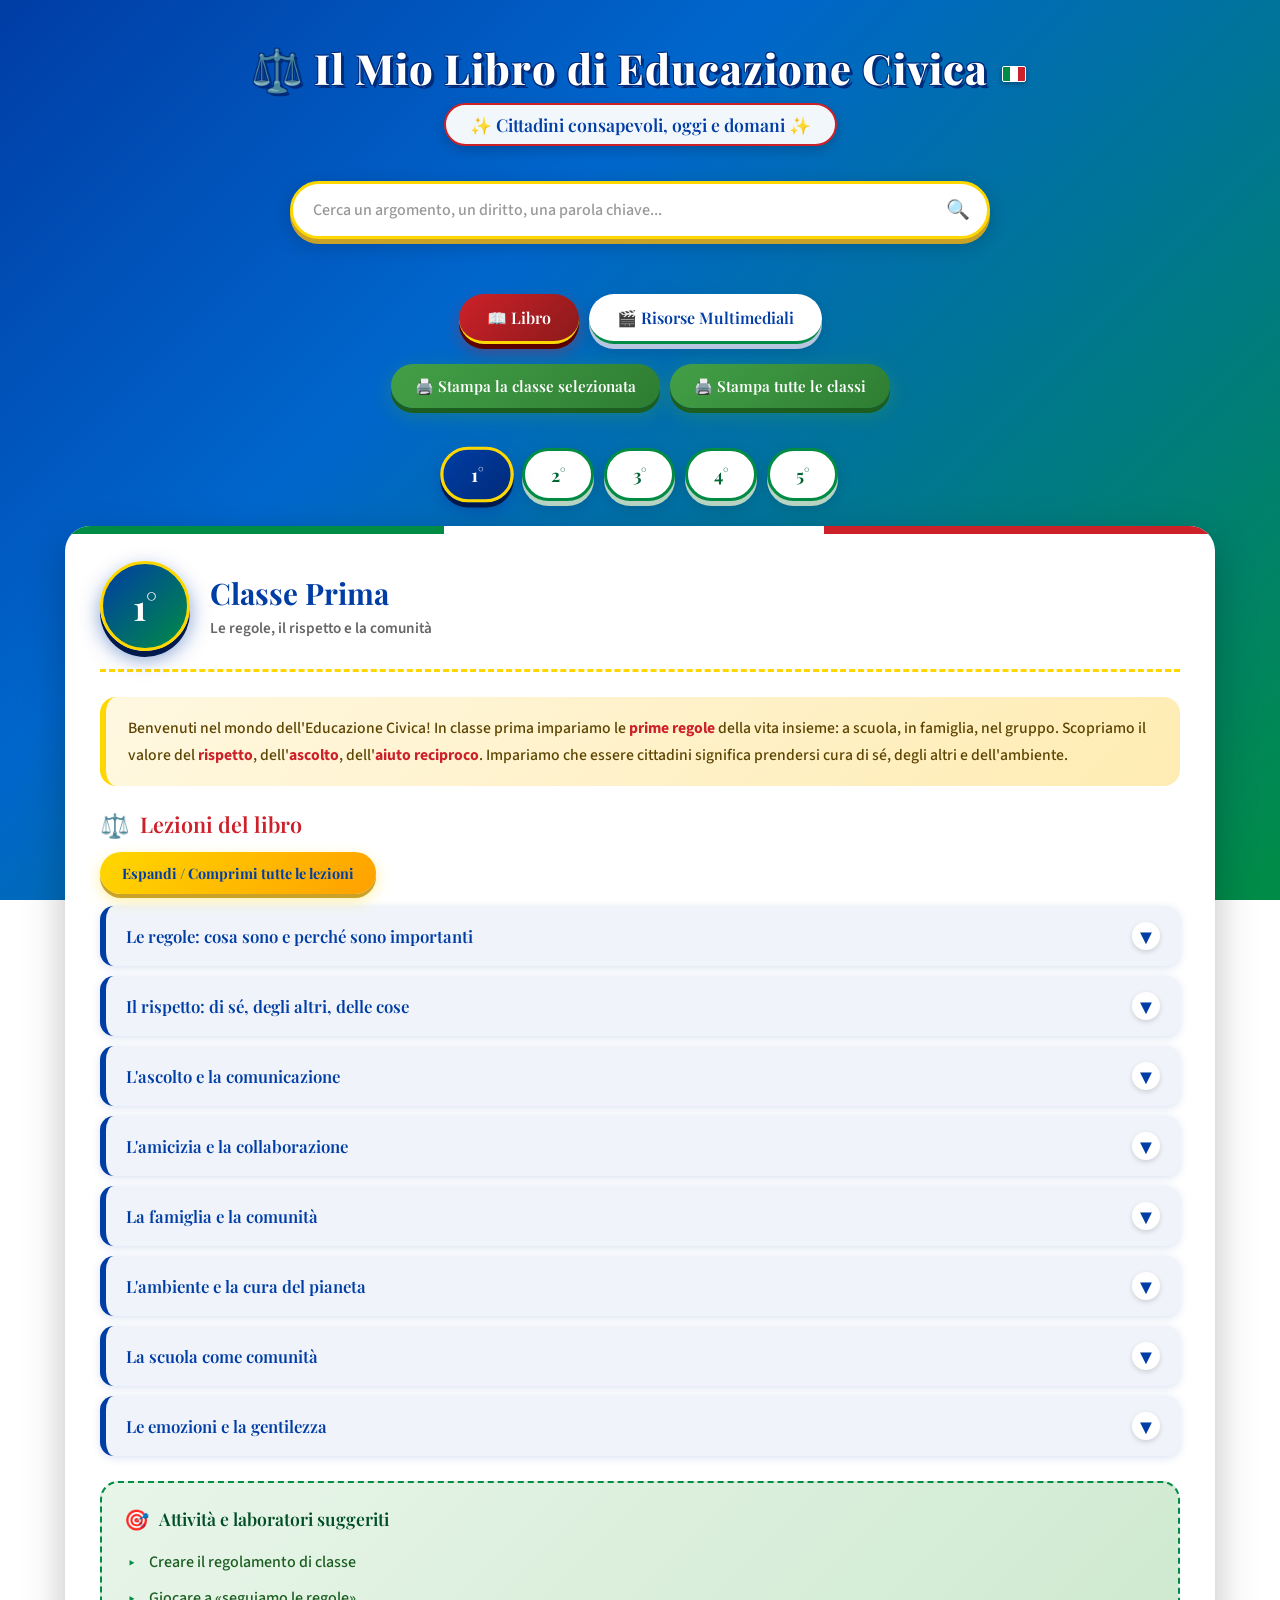
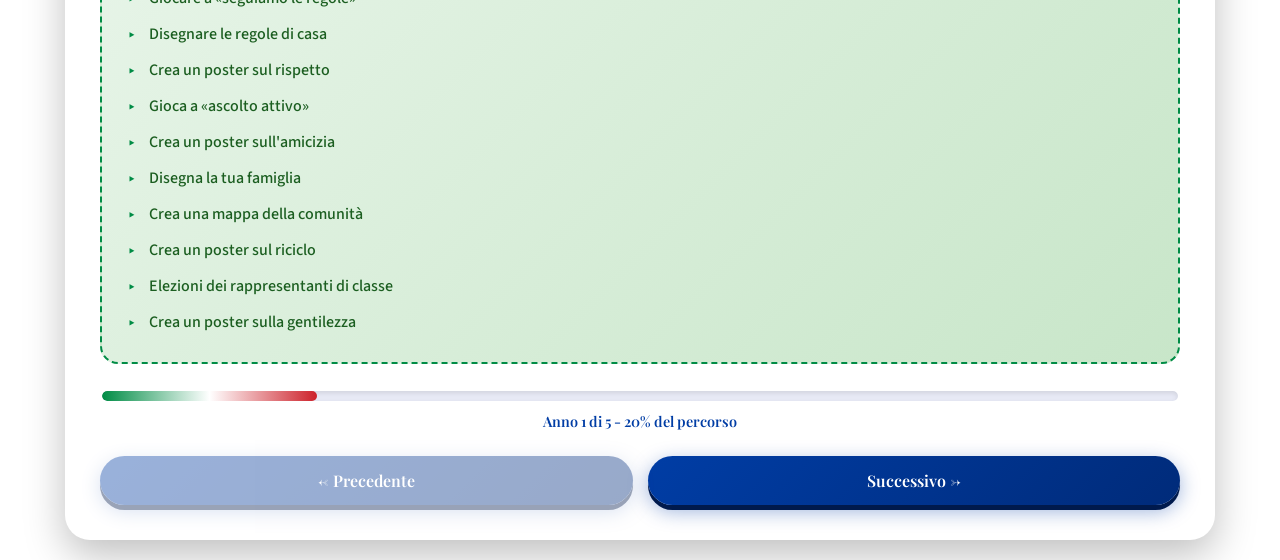
<file: Educazione civica.html>
<!DOCTYPE html>
<html lang="it">
<head>
<meta charset="UTF-8">
<meta name="viewport" content="width=device-width, initial-scale=1.0">
<title>Libro di Educazione Civica - Scuola Primaria</title>
<link href="https://fonts.googleapis.com/css2?family=Playfair+Display:wght@400;500;600;700;800;900&family=Source+Sans+3:wght@400;500;600;700&display=swap" rel="stylesheet">
<style>
  * { margin: 0; padding: 0; box-sizing: border-box; }

  body {
    font-family: 'Source Sans 3', 'Segoe UI', Tahoma, sans-serif;
    background: linear-gradient(135deg, #003DA5 0%, #0066CC 35%, #008C45 100%);
    background-attachment: fixed;
    min-height: 100vh;
    padding: 20px;
    color: #1F2937;
  }

  .container { max-width: 1150px; margin: 0 auto; }

  header { text-align: center; padding: 20px 20px 15px 20px; margin-bottom: 20px; }
  header h1 {
    font-family: 'Playfair Display', serif;
    font-size: 2.6em;
    margin-bottom: 8px;
    color: white;
    text-shadow: 3px 3px 0 #002B7A, -1px -1px 0 #002B7A, 1px -1px 0 #002B7A, -1px 1px 0 #002B7A, 1px 1px 0 #002B7A;
    letter-spacing: 1px;
    font-weight: 800;
  }
  header p {
    font-family: 'Playfair Display', serif;
    font-size: 1.1em;
    color: #003DA5;
    font-weight: 600;
    background: rgba(255,255,255,0.95);
    display: inline-block;
    padding: 8px 24px;
    border-radius: 30px;
    box-shadow: 0 4px 12px rgba(0,0,0,0.2);
    border: 2px solid #CD212A;
  }

  /* ===== BANDIERINA TRICOLORE ===== */
  .tricolore {
    display: inline-block;
    width: 24px; height: 16px;
    margin: 0 4px;
    vertical-align: middle;
    border-radius: 2px;
    overflow: hidden;
    border: 1px solid white;
    background: linear-gradient(to right, #008C45 0%, #008C45 33%, #FFFFFF 33%, #FFFFFF 66%, #CD212A 66%, #CD212A 100%);
    box-shadow: 0 2px 5px rgba(0,0,0,0.3);
  }

  /* ===== SEARCH ===== */
  .search-bar { position: relative; max-width: 700px; margin: 0 auto 20px auto; }
  .search-bar input {
    width: 100%;
    padding: 15px 50px 15px 20px;
    border: 3px solid #FFD700;
    border-radius: 50px;
    font-family: 'Source Sans 3', sans-serif;
    font-size: 1em;
    font-weight: 500;
    background: white;
    color: #1F2937;
    outline: none;
    transition: all 0.3s ease;
    box-shadow: 0 5px 0 #C9A227, 0 6px 20px rgba(0,0,0,0.2);
  }
  .search-bar input:focus {
    border-color: #CD212A;
    box-shadow: 0 5px 0 #8B1A1A, 0 8px 25px rgba(205, 33, 42, 0.4);
  }
  .search-bar input::placeholder { color: #999; }
  .search-icon { position: absolute; right: 20px; top: 50%; transform: translateY(-50%); font-size: 1.2em; color: #003DA5; pointer-events: none; }
  .search-clear {
    position: absolute; right: 48px; top: 50%; transform: translateY(-50%);
    background: #CD212A; color: white; border: none;
    width: 26px; height: 26px; border-radius: 50%; cursor: pointer;
    font-weight: bold; display: none; align-items: center; justify-content: center; font-size: 0.85em;
  }
  .search-clear.visible { display: flex; }

  .search-results-info {
    text-align: center;
    color: white;
    font-family: 'Playfair Display', serif;
    font-size: 0.95em;
    margin-bottom: 15px;
    min-height: 20px;
    font-weight: 600;
    text-shadow: 1px 1px 2px rgba(0,0,0,0.3);
  }

  .search-highlight {
    background: #FFD700;
    padding: 1px 4px;
    border-radius: 4px;
    font-weight: bold;
    color: #003DA5;
  }

  /* ===== TABS ===== */
  .main-tabs { display: flex; justify-content: center; gap: 10px; margin-bottom: 20px; flex-wrap: wrap; }
  .main-tab {
    background: white;
    border: none;
    color: #003DA5;
    padding: 13px 28px;
    border-radius: 50px;
    cursor: pointer;
    font-family: 'Playfair Display', serif;
    font-size: 1em;
    font-weight: 600;
    transition: all 0.3s ease;
    box-shadow: 0 5px 0 #B8C5E0, 0 6px 15px rgba(0,0,0,0.15);
    border-bottom: 3px solid #008C45;
  }
  .main-tab:hover { transform: translateY(-3px); box-shadow: 0 8px 0 #B8C5E0, 0 8px 20px rgba(0,0,0,0.2); }
  .main-tab.active {
    background: linear-gradient(135deg, #CD212A, #8B1A1A);
    color: white;
    box-shadow: 0 5px 0 #5C0000, 0 8px 15px rgba(205, 33, 42, 0.4);
    border-bottom-color: #FFD700;
  }

  .section { display: none; animation: fadeIn 0.5s ease; }
  .section.active { display: block; }
  @keyframes fadeIn { from { opacity: 0; transform: translateY(20px); } to { opacity: 1; transform: translateY(0); } }

  /* ===== NAV CLASSI ===== */
  .timeline-nav { display: flex; justify-content: center; flex-wrap: wrap; gap: 10px; margin-bottom: 25px; }
  .nav-btn {
    background: white;
    border: 3px solid #008C45;
    color: #006633;
    padding: 12px 26px;
    border-radius: 50px;
    cursor: pointer;
    font-family: 'Playfair Display', serif;
    font-size: 1.1em;
    font-weight: 700;
    transition: all 0.3s ease;
    box-shadow: 0 5px 0 #B8D4C2, 0 6px 15px rgba(0,0,0,0.15);
  }
  .nav-btn:hover { transform: translateY(-3px); box-shadow: 0 8px 0 #B8D4C2, 0 8px 20px rgba(0,0,0,0.2); }
  .nav-btn.active {
    background: linear-gradient(135deg, #003DA5, #002B7A);
    color: white;
    border-color: #FFD700;
    box-shadow: 0 5px 0 #001A4D, 0 8px 15px rgba(0, 61, 165, 0.5);
    transform: scale(1.05);
  }

  /* ===== CARD ANNO ===== */
  .year-card {
    background: white;
    border-radius: 25px;
    padding: 35px;
    box-shadow: 0 15px 40px rgba(0,0,0,0.25);
    animation: fadeIn 0.5s ease;
    display: none;
    position: relative;
    overflow: hidden;
  }
  .year-card::before {
    content: "";
    position: absolute;
    top: 0; left: 0; right: 0;
    height: 8px;
    background: linear-gradient(90deg, #008C45 0%, #008C45 33%, #FFFFFF 33%, #FFFFFF 66%, #CD212A 66%, #CD212A 100%);
  }
  .year-card.active { display: block; }

  .year-header {
    display: flex;
    align-items: center;
    gap: 20px;
    margin-bottom: 25px;
    padding-bottom: 18px;
    border-bottom: 3px dashed #FFD700;
    flex-wrap: wrap;
  }
  .year-badge {
    background: linear-gradient(135deg, #003DA5, #008C45);
    color: white;
    width: 90px;
    height: 90px;
    border-radius: 50%;
    display: flex;
    align-items: center;
    justify-content: center;
    font-family: 'Playfair Display', serif;
    font-size: 2.2em;
    font-weight: 700;
    flex-shrink: 0;
    box-shadow: 0 6px 0 #001A4D, 0 8px 20px rgba(0, 61, 165, 0.5);
    border: 3px solid #FFD700;
  }
  .year-title h2 {
    color: #003DA5;
    font-family: 'Playfair Display', serif;
    font-size: 1.85em;
    margin-bottom: 5px;
    font-weight: 700;
  }
  .year-title p { color: #666; font-size: 0.95em; font-weight: 600; }

  .book-intro {
    background: linear-gradient(135deg, #FFF8E1, #FFECB3);
    border-radius: 16px;
    padding: 18px 22px;
    margin-bottom: 22px;
    border-left: 6px solid #FFD700;
    color: #5C4400;
    line-height: 1.7;
    font-size: 0.98em;
    font-weight: 500;
  }
  .book-intro strong { color: #CD212A; font-weight: 700; }

  .theme-section { margin-bottom: 25px; }
  .theme-section h3 {
    color: #CD212A;
    font-family: 'Playfair Display', serif;
    font-size: 1.35em;
    margin-bottom: 12px;
    display: flex;
    align-items: center;
    gap: 10px;
    font-weight: 600;
  }
  .theme-section h3::before { content: "⚖️"; font-size: 1.1em; }

  .topic-list { list-style: none; }

  .topic-item {
    background: #F0F4FA;
    border-left: 6px solid #003DA5;
    margin-bottom: 10px;
    border-radius: 14px;
    overflow: hidden;
    transition: all 0.3s ease;
    box-shadow: 0 2px 8px rgba(0, 61, 165, 0.15);
  }
  .topic-item:hover { box-shadow: 0 4px 15px rgba(0, 61, 165, 0.3); }
  .topic-item.open { border-left-color: #008C45; background: #F1F8E9; }

  .topic-header {
    padding: 16px 20px;
    cursor: pointer;
    display: flex;
    justify-content: space-between;
    align-items: center;
    gap: 15px;
    font-family: 'Playfair Display', serif;
    font-size: 1.05em;
    line-height: 1.5;
    user-select: none;
    transition: background 0.2s ease;
    font-weight: 600;
    color: #003DA5;
  }
  .topic-header:hover { background: rgba(0, 61, 165, 0.08); }
  .topic-item.open .topic-header { background: rgba(0, 140, 69, 0.12); color: #004D26; }

  .topic-toggle-icon {
    color: #003DA5;
    font-size: 1.2em;
    font-weight: bold;
    transition: transform 0.3s ease;
    flex-shrink: 0;
    width: 28px; height: 28px;
    background: white;
    border-radius: 50%;
    display: flex;
    align-items: center;
    justify-content: center;
    box-shadow: 0 2px 5px rgba(0,0,0,0.15);
  }
  .topic-item.open .topic-toggle-icon { transform: rotate(180deg); background: #008C45; color: white; }

  .topic-body { max-height: 0; overflow: hidden; transition: max-height 0.8s ease; padding: 0 20px; }
  .topic-item.open .topic-body { max-height: 40000px; padding: 0 20px 20px 20px; }

  .topic-detail {
    background: white;
    border-radius: 12px;
    padding: 22px;
    margin-top: 5px;
    border: 2px solid #FFD700;
  }

  .topic-detail h4 {
    color: #CD212A;
    font-family: 'Playfair Display', serif;
    font-size: 1.05em;
    margin-bottom: 10px;
    display: flex;
    align-items: center;
    gap: 8px;
    margin-top: 22px;
    padding-bottom: 6px;
    border-bottom: 2px dashed #FFE082;
    font-weight: 600;
  }
  .topic-detail h4:first-child { margin-top: 0; }

  .lezione-text {
    color: #1F2937;
    font-size: 1em;
    line-height: 1.8;
    text-align: justify;
  }
  .lezione-text p { margin-bottom: 14px; }
  .lezione-text p:last-child { margin-bottom: 0; }
  .lezione-text strong { color: #003DA5; font-weight: 700; }
  .lezione-text em { color: #008C45; font-style: normal; font-weight: 600; }

  .lezione-text .capolettera::first-letter {
    font-family: 'Playfair Display', serif;
    font-size: 2.8em;
    font-weight: 900;
    float: left;
    line-height: 0.85;
    margin: 6px 10px 0 0;
    color: #CD212A;
  }

  /* ===== BOX SEZIONI ===== */
  .box-approfondimento, .box-curiosita, .box-personaggi, .box-vita, .box-fonti,
  .box-oggi, .box-glossario, .box-attivita {
    border-radius: 12px;
    padding: 15px 18px;
    margin: 10px 0;
    font-size: 0.95em;
    line-height: 1.65;
    border-left: 4px solid;
  }
  .box-approfondimento { background: #E3F2FD; color: #0D47A1; border-left-color: #1976D2; }
  .box-curiosita { background: #FFF8E1; color: #5C4400; border-left-color: #FFC107; }
  .box-personaggi { background: #EDE7F6; color: #311B92; border-left-color: #5E35B1; }
  .box-vita { background: #E0F7FA; color: #006064; border-left-color: #00ACC1; }
  .box-fonti { background: #FCE4EC; color: #880E4F; border-left-color: #D81B60; }
  .box-oggi { background: #E8F5E9; color: #1B5E20; border-left-color: #388E3C; }
  .box-glossario { background: #FFF3E0; color: #BF360C; border-left-color: #EF6C00; }
  .box-attivita { background: #FBE9E7; color: #BF360C; border-left-color: #E64A19; }

  .box-personaggi ul, .box-fonti ul, .box-glossario ul, .box-attivita ul { list-style: none; margin-top: 6px; }
  .box-personaggi li { padding: 4px 0 4px 22px; position: relative; }
  .box-personaggi li::before { content: "👤"; position: absolute; left: 0; font-size: 0.85em; }
  .box-fonti li { padding: 4px 0 4px 22px; position: relative; }
  .box-fonti li::before { content: "🔎"; position: absolute; left: 0; font-size: 0.85em; }
  .box-glossario li { padding: 4px 0 4px 18px; position: relative; }
  .box-glossario li::before { content: "📌"; position: absolute; left: 0; font-size: 0.8em; }
  .box-attivita li { padding: 4px 0 4px 22px; position: relative; }
  .box-attivita li::before { content: "✏️"; position: absolute; left: 0; font-size: 0.85em; }

  .box-cronologia {
    background: #ECEFF1;
    border-radius: 12px;
    padding: 15px 18px;
    margin: 10px 0;
    border-left: 4px solid #546E7A;
  }
  .box-cronologia .crono-title { color: #263238; font-family: 'Playfair Display', serif; font-weight: 600; margin-bottom: 8px; font-size: 0.95em; }
  .box-cronologia ul { list-style: none; }
  .box-cronologia li { padding: 4px 0 4px 22px; position: relative; color: #444; line-height: 1.5; font-size: 0.92em; }
  .box-cronologia li::before { content: "⏱"; position: absolute; left: 0; font-size: 0.9em; }

  .box-mappa {
    background: #F3E5F5;
    border-radius: 12px;
    padding: 15px 20px;
    margin: 10px 0;
    border-left: 4px solid #8E24AA;
  }
  .box-mappa .mappa-title { color: #4A148C; font-family: 'Playfair Display', serif; font-weight: 600; margin-bottom: 8px; font-size: 0.95em; }
  .box-mappa ul { list-style: none; }
  .box-mappa li { padding: 4px 0 4px 22px; position: relative; color: #444; line-height: 1.5; font-size: 0.93em; }
  .box-mappa li::before { content: "◆"; position: absolute; left: 4px; color: #8E24AA; font-size: 0.8em; }
  .box-mappa ul ul li::before { content: "▸"; color: #BA68C8; }
  .box-mappa ul ul { padding-left: 12px; margin-top: 3px; }

  .box-verifica {
    background: #FFEBEE;
    border-radius: 12px;
    padding: 15px 20px;
    margin: 10px 0;
    border-left: 4px solid #E53935;
  }
  .box-verifica .verifica-title { color: #B71C1C; font-family: 'Playfair Display', serif; font-weight: 600; margin-bottom: 8px; font-size: 0.95em; }
  .box-verifica ol, .box-verifica ul { padding-left: 22px; color: #7F1D1D; line-height: 1.6; font-size: 0.93em; }
  .box-verifica li { padding: 4px 0; }
  .box-verifica .vf { list-style: none; padding-left: 0; }
  .box-verifica .vf li { padding: 3px 0 3px 26px; position: relative; }
  .box-verifica .vf li::before { content: "◻"; position: absolute; left: 4px; font-size: 1em; color: #E53935; }

  /* ===== BOX COSTITUZIONE ===== */
  .box-costituzione {
    background: linear-gradient(135deg, #E8F5E9, #C8E6C9);
    border-radius: 12px;
    padding: 15px 18px;
    margin: 10px 0;
    border-left: 4px solid #008C45;
    color: #1B5E20;
    line-height: 1.7;
    font-size: 0.95em;
    font-family: 'Playfair Display', serif;
  }
  .box-costituzione strong { color: #CD212A; }

  /* ===== BOTTONI ===== */
  .expand-all-btn {
    background: linear-gradient(135deg, #FFD700, #FFA000);
    border: none;
    color: #003DA5;
    padding: 11px 22px;
    border-radius: 50px;
    cursor: pointer;
    font-family: 'Playfair Display', serif;
    font-size: 0.9em;
    font-weight: 700;
    transition: all 0.3s ease;
    margin-bottom: 12px;
    box-shadow: 0 4px 0 #C9A227, 0 6px 15px rgba(255, 215, 0, 0.4);
  }
  .expand-all-btn:hover { transform: translateY(-2px); box-shadow: 0 6px 0 #C9A227, 0 8px 20px rgba(255, 215, 0, 0.5); }

  .activities {
    background: linear-gradient(135deg, #E8F5E9, #C8E6C9);
    padding: 22px;
    border-radius: 18px;
    margin-top: 22px;
    border: 2px dashed #008C45;
  }
  .activities h3 { color: #004D26; font-family: 'Playfair Display', serif; margin-bottom: 12px; display: flex; align-items: center; gap: 10px; font-size: 1.1em; font-weight: 600; }
  .activities h3::before { content: "🎯"; font-size: 1.15em; }
  .activities ul { list-style: none; }
  .activities li { padding: 6px 0 6px 25px; position: relative; color: #1B5E20; line-height: 1.5; font-weight: 500; }
  .activities li::before { content: "▸"; position: absolute; left: 5px; color: #008C45; font-weight: bold; }

  .progress-bar { margin-top: 25px; background: #E8EAF6; border-radius: 12px; height: 14px; overflow: hidden; border: 2px solid white; box-shadow: inset 0 2px 5px rgba(0,0,0,0.1); }
  .progress-fill { height: 100%; background: linear-gradient(90deg, #008C45, #FFFFFF, #CD212A); border-radius: 12px; transition: width 0.5s ease; }
  .progress-label { text-align: center; margin-top: 8px; color: #003DA5; font-family: 'Playfair Display', serif; font-size: 0.9em; font-weight: 600; }

  .controls { display: flex; justify-content: space-between; margin-top: 25px; gap: 15px; flex-wrap: wrap; }
  .ctrl-btn {
    background: linear-gradient(135deg, #003DA5, #002B7A);
    color: white;
    border: none;
    padding: 14px 30px;
    border-radius: 50px;
    cursor: pointer;
    font-family: 'Playfair Display', serif;
    font-size: 1em;
    font-weight: 600;
    transition: all 0.3s ease;
    flex: 1;
    min-width: 140px;
    box-shadow: 0 5px 0 #001A4D, 0 6px 20px rgba(0, 61, 165, 0.4);
  }
  .ctrl-btn:hover:not(:disabled) { transform: translateY(-3px); box-shadow: 0 8px 0 #001A4D, 0 10px 25px rgba(0, 61, 165, 0.5); }
  .ctrl-btn:disabled { opacity: 0.4; cursor: not-allowed; }

  .print-btn {
    background: linear-gradient(135deg, #43A047, #2E7D32);
    border: none;
    color: white;
    padding: 12px 24px;
    border-radius: 50px;
    cursor: pointer;
    font-family: 'Playfair Display', serif;
    font-size: 0.95em;
    font-weight: 600;
    transition: all 0.3s ease;
    box-shadow: 0 5px 0 #1B5E20, 0 6px 20px rgba(67, 160, 71, 0.4);
    display: inline-flex;
    align-items: center;
    gap: 8px;
    margin-bottom: 20px;
  }
  .print-btn:hover { transform: translateY(-3px); box-shadow: 0 8px 0 #1B5E20, 0 10px 25px rgba(67, 160, 71, 0.5); }

  .print-controls { display: flex; justify-content: center; gap: 10px; margin-bottom: 20px; flex-wrap: wrap; }

  /* ===== RISORSE ===== */
  .resources-intro {
    background: white;
    border-radius: 22px;
    padding: 30px;
    margin-bottom: 22px;
    box-shadow: 0 10px 30px rgba(0,0,0,0.25);
    text-align: center;
    border: 3px solid #FFD700;
  }
  .resources-intro h2 { color: #003DA5; font-family: 'Playfair Display', serif; font-size: 1.8em; margin-bottom: 10px; }
  .resources-intro p { color: #666; font-size: 1em; line-height: 1.6; max-width: 700px; margin: 0 auto; font-weight: 500; }

  .resource-filters { display: flex; justify-content: center; flex-wrap: wrap; gap: 10px; margin-bottom: 22px; }
  .filter-btn {
    background: white;
    border: 3px solid #FFD700;
    color: #003DA5;
    padding: 10px 22px;
    border-radius: 50px;
    cursor: pointer;
    font-family: 'Playfair Display', serif;
    font-size: 0.95em;
    font-weight: 600;
    transition: all 0.3s ease;
    box-shadow: 0 4px 0 #C9A227;
  }
  .filter-btn:hover { transform: translateY(-2px); box-shadow: 0 6px 0 #C9A227; }
  .filter-btn.active { background: linear-gradient(135deg, #CD212A, #8B1A1A); color: white; border-color: #8B1A1A; box-shadow: 0 4px 0 #5C0000; }

  .resources-grid { display: grid; grid-template-columns: repeat(auto-fill, minmax(300px, 1fr)); gap: 18px; }

  .resource-card {
    background: white;
    border-radius: 18px;
    padding: 22px;
    box-shadow: 0 8px 25px rgba(0,0,0,0.2);
    transition: all 0.3s ease;
    display: flex;
    flex-direction: column;
    border-top: 6px solid #003DA5;
  }
  .resource-card:hover { transform: translateY(-6px); box-shadow: 0 15px 35px rgba(0,0,0,0.3); }
  .resource-card[data-type="video"] { border-top-color: #CD212A; }
  .resource-card[data-type="sito"] { border-top-color: #003DA5; }
  .resource-card[data-type="app"] { border-top-color: #008C45; }
  .resource-card[data-type="podcast"] { border-top-color: #FFA000; }
  .resource-card[data-type="gioco"] { border-top-color: #8E24AA; }

  .resource-type-badge {
    display: inline-flex;
    align-items: center;
    gap: 6px;
    font-family: 'Playfair Display', serif;
    font-size: 0.8em;
    font-weight: 600;
    padding: 5px 12px;
    border-radius: 50px;
    margin-bottom: 10px;
    align-self: flex-start;
    text-transform: uppercase;
  }
  .resource-card[data-type="video"] .resource-type-badge { background: #FFEBEE; color: #B71C1C; }
  .resource-card[data-type="sito"] .resource-type-badge { background: #E8EAF6; color: #1A237E; }
  .resource-card[data-type="app"] .resource-type-badge { background: #E8F5E9; color: #1B5E20; }
  .resource-card[data-type="podcast"] .resource-type-badge { background: #FFF8E1; color: #E65100; }
  .resource-card[data-type="gioco"] .resource-type-badge { background: #F3E5F5; color: #4A148C; }

  .resource-card h3 { color: #003DA5; font-family: 'Playfair Display', serif; font-size: 1.1em; margin-bottom: 10px; line-height: 1.3; font-weight: 600; }
  .resource-card p { color: #555; font-size: 0.92em; line-height: 1.55; margin-bottom: 12px; flex-grow: 1; font-weight: 500; }
  .resource-meta { display: flex; flex-wrap: wrap; gap: 6px; margin-bottom: 12px; }
  .meta-tag { background: #ECEFF1; color: #455A64; font-size: 0.75em; padding: 4px 10px; border-radius: 20px; font-weight: 600; }

  .resource-link {
    display: inline-flex;
    align-items: center;
    gap: 8px;
    background: linear-gradient(135deg, #003DA5, #002B7A);
    color: white;
    text-decoration: none;
    padding: 11px 20px;
    border-radius: 50px;
    font-family: 'Playfair Display', serif;
    font-weight: 600;
    font-size: 0.9em;
    transition: all 0.3s ease;
    align-self: flex-start;
    box-shadow: 0 4px 0 #001A4D;
  }
  .resource-link:hover { transform: translateX(5px); box-shadow: 0 6px 0 #001A4D, 0 8px 20px rgba(0, 61, 165, 0.5); }

  .no-results { grid-column: 1 / -1; text-align: center; color: #003DA5; font-family: 'Playfair Display', serif; font-size: 1.1em; font-weight: 600; padding: 40px; background: rgba(255,255,255,0.95); border-radius: 18px; border: 3px dashed #FFD700; }

  /* ===== STAMPA ===== */
  @media print {
    @page { margin: 1.5cm; }
    html, body { background: white !important; padding: 0 !important; margin: 0 !important; color: black !important; font-size: 11pt; font-family: Georgia, 'Times New Roman', serif; }
    .container { max-width: 100% !important; }
    header, .main-tabs, .search-bar, .search-results-info, .timeline-nav, .controls, .print-btn, .print-controls, .expand-all-btn, .topic-toggle-icon, .progress-bar, .progress-label, .main-tab, .nav-btn, #risorse, .resource-filters, .resource-link, .resources-grid, .no-results { display: none !important; }
    .year-card { display: none !important; box-shadow: none !important; border-radius: 0 !important; padding: 0 !important; margin: 0 !important; animation: none !important; background: white !important; }
    .year-card::before { display: none !important; }
    .year-card.print-target { display: block !important; margin-bottom: 20pt !important; page-break-after: always !important; }
    .year-card.print-target:last-child { page-break-after: auto !important; }
    .topic-item { display: block !important; background: white !important; border-left: 3px solid #333 !important; margin-bottom: 10pt !important; page-break-inside: avoid !important; box-shadow: none !important; }
    .topic-body { max-height: none !important; overflow: visible !important; height: auto !important; padding: 8pt 12pt !important; display: block !important; }
    .topic-header { background: #f0f0f0 !important; color: black !important; padding: 8pt 12pt !important; font-size: 11pt !important; page-break-after: avoid !important; -webkit-print-color-adjust: exact; print-color-adjust: exact; }
    .year-header { border-bottom: 2px solid #333 !important; padding-bottom: 8pt !important; margin-bottom: 15pt !important; page-break-after: avoid !important; }
    .year-badge { background: #333 !important; color: white !important; box-shadow: none !important; width: 50pt !important; height: 50pt !important; font-size: 1.5em !important; animation: none !important; border: none !important; -webkit-print-color-adjust: exact; print-color-adjust: exact; }
    .year-title h2 { color: black !important; font-size: 18pt !important; font-family: Georgia, serif !important; }
    .year-title p { color: #555 !important; }
    .book-intro { background: #f5f5f5 !important; border-left: 4px solid #333 !important; color: black !important; padding: 8pt 12pt !important; font-size: 10pt !important; -webkit-print-color-adjust: exact; print-color-adjust: exact; }
    .book-intro strong { color: black !important; }
    .theme-section h3 { color: black !important; font-size: 14pt !important; margin: 15pt 0 8pt 0 !important; page-break-after: avoid !important; }
    .theme-section h3::before { content: "" !important; }
    .topic-detail { padding: 8pt 0 !important; border: none !important; box-shadow: none !important; background: white !important; }
    .topic-detail h4 { color: black !important; border-bottom: 1px solid #ccc !important; margin-top: 10pt !important; font-size: 10pt !important; page-break-after: avoid !important; }
    .lezione-text { color: black !important; text-align: justify !important; font-size: 10pt !important; line-height: 1.5 !important; }
    .lezione-text p { margin-bottom: 6pt !important; }
    .lezione-text strong { color: black !important; }
    .lezione-text em { color: black !important; }
    .lezione-text .capolettera::first-letter { color: black !important; font-size: 2.5em !important; text-shadow: none !important; }
    .box-approfondimento, .box-curiosita, .box-personaggi, .box-vita, .box-fonti, .box-oggi, .box-glossario, .box-attivita, .box-cronologia, .box-mappa, .box-verifica, .box-costituzione { background: #f9f9f9 !important; border-left: 3px solid #666 !important; color: black !important; padding: 6pt 10pt !important; margin: 6pt 0 !important; font-size: 9.5pt !important; page-break-inside: avoid !important; box-shadow: none !important; -webkit-print-color-adjust: exact; print-color-adjust: exact; }
    .box-verifica .verifica-title, .box-mappa .mappa-title, .box-cronologia .crono-title { color: black !important; }
    .box-verifica ol, .box-verifica ul, .box-verifica li, .box-mappa li, .box-cronologia li, .box-glossario li, .box-personaggi li, .box-fonti li, .box-attivita li { color: black !important; font-size: 9.5pt !important; }
    .box-verifica .vf li::before { content: "□ " !important; color: black !important; }
    .activities { background: #f5f5f5 !important; page-break-inside: avoid !important; border: 1px solid #ccc !important; -webkit-print-color-adjust: exact; print-color-adjust: exact; }
    .activities h3 { color: black !important; }
    .activities h3::before { content: "" !important; }
    .activities li { color: black !important; font-size: 10pt !important; }
    .activities li::before { content: "• " !important; color: black !important; }
    a { color: black !important; text-decoration: none !important; }
  }

  @media (max-width: 768px) {
    body { padding: 12px; }
    header h1 { font-size: 1.7em; }
    header p { font-size: 0.9em; padding: 6px 16px; }
    .search-bar input { padding: 13px 45px 13px 16px; font-size: 0.95em; }
    .year-card { padding: 22px; border-radius: 18px; }
    .year-badge { width: 70px; height: 70px; font-size: 1.7em; }
    .year-title h2 { font-size: 1.4em; }
    .nav-btn { padding: 10px 18px; font-size: 1em; }
    .ctrl-btn { padding: 12px 18px; font-size: 0.9em; }
    .main-tab { padding: 11px 20px; font-size: 0.9em; }
    .resources-grid { grid-template-columns: 1fr; }
    .resources-intro { padding: 22px; }
    .resources-intro h2 { font-size: 1.5em; }
    .topic-header { padding: 13px 15px; font-size: 1em; }
    .topic-detail { padding: 16px; }
    .lezione-text { font-size: 0.95em; text-align: left; }
  }
</style>
</head>
<body>
<div class="container">
  <header>
    <h1>⚖️ Il Mio Libro di Educazione Civica <span class="tricolore"></span></h1>
    <p>✨ Cittadini consapevoli, oggi e domani ✨</p>
  </header>

  <div class="search-bar">
    <input type="text" id="searchInput" placeholder="Cerca un argomento, un diritto, una parola chiave...">
    <button class="search-clear" id="searchClear" title="Cancella ricerca">✕</button>
    <span class="search-icon">🔍</span>
  </div>
  <div class="search-results-info" id="searchInfo"></div>

  <div class="main-tabs">
    <button class="main-tab active" onclick="switchSection('programma', this)">📖 Libro</button>
    <button class="main-tab" onclick="switchSection('risorse', this)">🎬 Risorse Multimediali</button>
  </div>

  <section id="programma" class="section active">
    <div class="print-controls">
      <button class="print-btn" onclick="printCurrent()">🖨️ Stampa la classe selezionata</button>
      <button class="print-btn" onclick="printAll()">🖨️ Stampa tutte le classi</button>
    </div>
    <div class="timeline-nav" id="navButtons"></div>
    <div id="yearCards"></div>
  </section>

  <section id="risorse" class="section">
    <div class="resources-intro">
      <h2>🎬 Risorse Multimediali per l'Educazione Civica</h2>
      <p>Una raccolta di video, siti web, app, podcast e giochi educativi per scoprire i diritti, i doveri, la Costituzione e la cittadinanza digitale.</p>
    </div>
    <div class="resource-filters" id="resourceFilters">
      <button class="filter-btn active" data-filter="tutti">Tutti</button>
      <button class="filter-btn" data-filter="video">🎥 Video</button>
      <button class="filter-btn" data-filter="sito">🌐 Siti</button>
      <button class="filter-btn" data-filter="app">📱 App</button>
      <button class="filter-btn" data-filter="podcast">🎧 Podcast</button>
      <button class="filter-btn" data-filter="gioco">🎮 Giochi</button>
    </div>
    <div class="resources-grid" id="resourcesGrid"></div>
  </section>
</div>

<script>
/* ============================================================
   DATI COMPLETI DEL LIBRO DI EDUCAZIONE CIVICA (5 CLASSI)
============================================================ */
const programmi = [
  /* ===================== CLASSE PRIMA ===================== */
  {
    anno: 1, titolo: "Classe Prima", sottotitolo: "Le regole, il rispetto e la comunità",
    introduzione: "Benvenuti nel mondo dell'Educazione Civica! In classe prima impariamo le <strong>prime regole</strong> della vita insieme: a scuola, in famiglia, nel gruppo. Scopriamo il valore del <strong>rispetto</strong>, dell'<strong>ascolto</strong>, dell'<strong>aiuto reciproco</strong>. Impariamo che essere cittadini significa prendersi cura di sé, degli altri e dell'ambiente.",
    argomenti: [
      {
        titolo: "Le regole: cosa sono e perché sono importanti",
        lezione: [
          "Le <strong>regole</strong> sono indicazioni che ci dicono cosa possiamo fare e cosa no. Servono per vivere bene insieme: senza regole sarebbe il caos! Le regole ci aiutano a rispettarci, a stare al sicuro, a condividere gli spazi.",
          "Ci sono regole in ogni ambiente: a <strong>casa</strong> (non urlare, riordinare i giochi), a <strong>scuola</strong> (alzare la mano, rispettare i compagni), in <strong>strada</strong> (attraversare sulle strisce), al <strong>parco</strong> (non calpestare le aiuole). Le regole cambiano a seconda del luogo.",
          "Le regole si possono <strong>scrivere</strong> o si possono <strong>tramandare</strong> a voce. Le regole scritte sono più precise e uguali per tutti. A scuola, per esempio, c'è il <strong>regolamento</strong>, che dice i diritti e i doveri degli studenti.",
          "Le regole non sono tutte uguali: ci sono regole <strong>semplici</strong> (non spingere) e regole <strong>complesse</strong> (come funziona il Parlamento). Ci sono regole <strong>familiari</strong>, <strong>scolastiche</strong>, <strong>sociali</strong>, <strong>giuridiche</strong>.",
          "Rispettare le regole non è una limitazione: è un modo per <strong>stare bene insieme</strong>. Le regole ci aiutano a essere liberi in modo responsabile: la mia libertà finisce dove inizia quella degli altri!"
        ],
        approfondimento: "Le <strong>regole</strong> esistono da sempre: già nelle società primitive c'erano regole per la caccia, la condivisione del cibo, la cura dei bambini. Con il tempo, le regole sono diventate sempre più complesse: oggi ci sono leggi, costituzioni, trattati internazionali.",
        personaggi: [
          { nome: "I nonni e i genitori", descrizione: "ci insegnano le prime regole di casa." },
          { nome: "Gli insegnanti", descrizione: "ci aiutano a capire le regole della scuola." },
          { nome: "I compagni", descrizione: "con loro impariamo a rispettare le regole del gruppo." },
          { nome: "I Vigili Urbani", descrizione: "fanno rispettare le regole della strada." }
        ],
        vita: "Le regole sono nella vita di tutti i giorni: quando si gioca, quando si mangia, quando si va a scuola, quando si cammina per strada. Ogni ambiente ha le sue regole, e rispettarle aiuta a vivere meglio insieme.",
        fonti: [
          "Il regolamento scolastico",
          "Le regole di casa",
          "Le regole dei giochi",
          "Il Codice della Strada (per bambini)"
        ],
        curiosita: "Sapevi che il <strong>Codice di Hammurabi</strong> (XVIII secolo a.C.) è uno dei più antichi codici di leggi scritti della storia? Fu inciso su una stele di pietra e conteneva 282 leggi! Oggi è conservato al Louvre di Parigi.",
        oggi: "Oggi le regole sono tante e complesse: ci sono regole per la scuola, per la strada, per il lavoro, per internet. Ma il principio è sempre lo stesso: le regole servono per vivere bene insieme, nel rispetto di tutti.",
        cronologia: [
          { data: "XVIII sec. a.C.", evento: "Codice di Hammurabi" },
          { data: "V sec. a.C.", evento: "leggi di Atene (democrazia)" },
          { data: "1948", evento: "Dichiarazione Universale dei Diritti Umani" },
          { data: "Oggi", evento: "regole per la scuola, la strada, il web" }
        ],
        glossario: [
          { termine: "Regola", definizione: "indicazione su cosa fare e cosa non fare" },
          { termine: "Regolamento", definizione: "insieme di regole scritte" },
          { termine: "Rispetto", definizione: "attenzione verso gli altri" },
          { termine: "Dovere", definizione: "ciò che siamo tenuti a fare" },
          { termine: "Diritto", definizione: "ciò che possiamo pretendere per noi" }
        ],
        mappa: [
          { nodo: "Regole", figli: ["A casa", "A scuola", "In strada", "Al parco", "In gruppo"] },
          { nodo: "Perché servono", figli: ["Rispetto", "Sicurezza", "Condivisione", "Star bene insieme"] }
        ],
        verifica: [
          "Che cosa sono le regole? Spiegalo con parole tue.",
          "Fai tre esempi di regole di casa e tre di regole di scuola.",
          "Perché è importante rispettare le regole?",
          "Che differenza c'è tra regole semplici e complesse?",
          "Inventa tre regole per il tuo gruppo di amici."
        ],
        verificaVF: [
          "Le regole servono per vivere bene insieme (V/F)",
          "Le regole si trovano solo a scuola (V/F)",
          "Rispettare le regole aiuta a stare meglio (V/F)",
          "Le regole scritte sono più precise (V/F)",
          "Le regole limitano la nostra libertà sempre (V/F)"
        ],
        attivitaPratiche: [
          "Crea il regolamento della tua classe",
          "Gioca a «seguiamo le regole» con i compagni",
          "Disegna le regole di casa tua",
          "Rifletti su cosa succederebbe senza regole"
        ]
      },
      {
        titolo: "Il rispetto: di sé, degli altri, delle cose",
        lezione: [
          "Il <strong>rispetto</strong> è la capacità di riconoscere il valore delle persone, delle cose, dell'ambiente. Rispettare significa <strong>trattare bene</strong>, <strong>ascoltare</strong>, <strong>non danneggiare</strong>.",
          "Il <strong>rispetto di sé</strong> significa prendersi cura del proprio corpo, della propria mente, dei propri sentimenti. Significa mangiare bene, dormire, lavarsi, ma anche volersi bene, accettarsi, non farsi del male.",
          "Il <strong>rispetto degli altri</strong> significa trattare tutti con gentilezza, ascoltare le opinioni diverse, non prendere in giro, non usare la violenza. Significa anche rispettare le differenze: di cultura, di religione, di aspetto, di capacità.",
          "Il <strong>rispetto delle cose</strong> significa aver cura degli oggetti, dei libri, dei giochi, dei luoghi. Significa non sporcare, non rompere, non sprecare. Il rispetto delle cose è importante perché le risorse sono limitate e vanno condivise.",
          "Il rispetto si impara: si impara osservando gli adulti, si impara giocando, si impara sbagliando e correggendosi. Il rispetto è la base di ogni relazione: senza rispetto non c'è amicizia, non c'è collaborazione, non c'è comunità."
        ],
        approfondimento: "La parola <strong>rispetto</strong> deriva dal latino <em>respectus</em>, che significa «sguardo attento, considerazione». Rispettare qualcuno significa «guardarlo con attenzione», riconoscerne il valore. È un atteggiamento che si coltiva ogni giorno.",
        personaggi: [
          { nome: "I genitori", descrizione: "ci insegnano il rispetto con l'esempio." },
          { nome: "Gli insegnanti", descrizione: "ci aiutano a rispettare i compagni e le regole." },
          { nome: "Gli amici", descrizione: "con loro impariamo a rispettare le differenze." },
          { nome: "Le persone di altre culture", descrizione: "ci insegnano il valore della diversità." }
        ],
        vita: "Il rispetto è nella vita di tutti i giorni: quando si saluta, quando si ascolta, quando si condivide, quando si aiuta. Rispettare gli altri è il primo passo per costruire una comunità accogliente.",
        fonti: [
          "La Costituzione Italiana (art. 2, 3)",
          "La Dichiarazione Universale dei Diritti Umani",
          "La Convenzione sui Diritti dell'Infanzia",
          "I racconti e le favole sul rispetto"
        ],
        curiosita: "Sapevi che l'<strong>articolo 3 della Costituzione italiana</strong> dice che tutti i cittadini hanno pari dignità sociale e sono uguali davanti alla legge, senza distinzione di sesso, di razza, di lingua, di religione, di opinioni politiche, di condizioni personali e sociali? È il principio dell'uguaglianza!",
        oggi: "Oggi il rispetto è più importante che mai: viviamo in una società multiculturale, con persone di culture, religioni, lingue diverse. Rispettare le differenze è la base della convivenza pacifica.",
        cronologia: [
          { data: "1948", evento: "Dichiarazione Universale dei Diritti Umani" },
          { data: "1948", evento: "Costituzione Italiana (art. 2, 3)" },
          { data: "1989", evento: "Convenzione ONU sui Diritti dell'Infanzia" },
          { data: "Oggi", evento: "educazione al rispetto e alla diversità" }
        ],
        glossario: [
          { termine: "Rispetto", definizione: "attenzione e considerazione verso qualcuno o qualcosa" },
          { termine: "Dignità", definizione: "il valore di ogni persona" },
          { termine: "Diversità", definizione: "la differenza tra persone e culture" },
          { termine: "Uguaglianza", definizione: "l'essere tutti uguali davanti alla legge" },
          { termine: "Accoglienza", definizione: "l'aprire le porte agli altri" }
        ],
        mappa: [
          { nodo: "Rispetto", figli: ["Di sé (corpo, mente, sentimenti)", "Degli altri (persone, culture)", "Delle cose (oggetti, luoghi)", "Dell'ambiente"] },
          { nodo: "Come si impara", figli: ["Osservando gli adulti", "Giocando", "Sbagliando e correggendosi", "Con l'esempio"] }
        ],
        verifica: [
          "Che cos'è il rispetto?",
          "Fai tre esempi di rispetto di sé.",
          "Fai tre esempi di rispetto degli altri.",
          "Perché è importante rispettare le cose?",
          "Che cosa dice l'articolo 3 della Costituzione?"
        ],
        verificaVF: [
          "Il rispetto è la capacità di trattare bene gli altri (V/F)",
          "Rispettare significa anche accettare le differenze (V/F)",
          "Il rispetto delle cose non è importante (V/F)",
          "L'articolo 3 della Costituzione parla di uguaglianza (V/F)",
          "Il rispetto si impara solo a scuola (V/F)"
        ],
        attivitaPratiche: [
          "Crea un poster sul rispetto",
          "Gioca a «parole gentili» con i compagni",
          "Fai un gesto di gentilezza verso qualcuno",
          "Rifletti su come ti senti quando sei rispettato"
        ]
      },
      {
        titolo: "L'ascolto e la comunicazione",
        lezione: [
          "L'<strong>ascolto</strong> è la capacità di prestare attenzione a ciò che dice l'altro, di capire il suo punto di vista, di mettersi nei suoi panni. Ascoltare non è solo sentire: è <strong>comprendere</strong>, <strong>accogliere</strong>, <strong>rispondere</strong>.",
          "La <strong>comunicazione</strong> è lo scambio di messaggi tra persone. Può essere <strong>verbale</strong> (parole) o <strong>non verbale</strong> (gesti, espressioni, tono di voce). La comunicazione è efficace quando il messaggio arriva chiaro e viene compreso.",
          "Per comunicare bene bisogna: <strong>ascoltare</strong> l'altro, <strong>parlare</strong> in modo chiaro, <strong>rispettare</strong> i turni di parola, <strong>usare</strong> parole gentili, <strong>evitare</strong> urla e insulti. Anche il tono di voce e i gesti sono importanti!",
          "Ci sono <strong>barriere</strong> alla comunicazione: il rumore, la distrazione, i pregiudizi, la fretta. Superare queste barriere aiuta a comunicare meglio, a capirsi, a risolvere i conflitti.",
          "L'ascolto e la comunicazione sono alla base delle relazioni: in famiglia, a scuola, con gli amici. Chi sa ascoltare e comunicare bene ha relazioni più ricche e soddisfacenti."
        ],
        approfondimento: "L'<strong>ascolto attivo</strong> è una tecnica di comunicazione che consiste nell'ascoltare con attenzione, fare domande, riassumere ciò che l'altro ha detto, mostrare empatia. È usato in psicologia, in mediazione, nella didattica.",
        personaggi: [
          { nome: "Gli insegnanti", descrizione: "ascoltano gli studenti e comunicano con loro." },
          { nome: "I genitori", descrizione: "ascoltano i figli e comunicano con loro." },
          { nome: "Gli amici", descrizione: "si ascoltano e si capiscono." },
          { nome: "I mediatori", descrizione: "aiutano le persone a comunicare e a risolvere i conflitti." }
        ],
        vita: "L'ascolto e la comunicazione sono nella vita di tutti i giorni: quando si parla con i genitori, quando si discute con gli amici, quando si ascolta una lezione. Comunicare bene aiuta a capirsi e a stare meglio insieme.",
        fonti: [
          "I manuali di comunicazione",
          "I libri sull'ascolto attivo",
          "I corsi di educazione emotiva",
          "Le favole sulla comunicazione"
        ],
        curiosita: "Sapevi che il <strong>55%</strong> della comunicazione è non verbale? Secondo lo studioso Albert Mehrabian, il tono di voce conta per il 38%, le parole solo per il 7%. I gesti e le espressioni del viso sono importantissimi!",
        oggi: "Oggi la comunicazione è sempre più digitale: messaggi, email, social. Ma la comunicazione faccia a faccia resta fondamentale. Saper ascoltare e comunicare bene è una competenza preziosa.",
        cronologia: [
          { data: "Antichità", evento: "la retorica di Aristotele" },
          { data: "XX sec.", evento: "nasce la comunicazione come scienza" },
          { data: "Oggi", evento: "comunicazione digitale e ascolto attivo" }
        ],
        glossario: [
          { termine: "Ascolto", definizione: "prestare attenzione a ciò che dice l'altro" },
          { termine: "Comunicazione", definizione: "scambio di messaggi" },
          { termine: "Verbale", definizione: "fatto di parole" },
          { termine: "Non verbale", definizione: "fatto di gesti ed espressioni" },
          { termine: "Empatia", definizione: "capacità di mettersi nei panni dell'altro" }
        ],
        mappa: [
          { nodo: "Comunicazione", figli: ["Verbale (parole)", "Non verbale (gesti, tono, espressioni)"] },
          { nodo: "Ascolto", figli: ["Prestare attenzione", "Capire il punto di vista", "Fare domande", "Mostrare empatia"] },
          { nodo: "Comunicare bene", figli: ["Rispettare i turni", "Usare parole gentili", "Evitare urla e insulti", "Ascoltare l'altro"] }
        ],
        verifica: [
          "Che cos'è l'ascolto?",
          "Che differenza c'è tra comunicazione verbale e non verbale?",
          "Come si comunica bene?",
          "Quali sono le barriere alla comunicazione?",
          "Perché l'ascolto è importante nelle relazioni?"
        ],
        verificaVF: [
          "L'ascolto è solo sentire (V/F)",
          "La comunicazione può essere verbale e non verbale (V/F)",
          "Il tono di voce è importante nella comunicazione (V/F)",
          "Ascoltare significa capire il punto di vista dell'altro (V/F)",
          "La comunicazione digitale ha sostituito quella faccia a faccia (V/F)"
        ],
        attivitaPratiche: [
          "Gioca a «ascolto attivo» con i compagni",
          "Fai un esercizio di comunicazione non verbale",
          "Racconta un episodio in cui non sei stato ascoltato",
          "Rifletti sull'importanza dell'ascolto"
        ]
      },
      {
        titolo: "L'amicizia e la collaborazione",
        lezione: [
          "L'<strong>amicizia</strong> è una relazione speciale tra persone che si vogliono bene, si rispettano, si aiutano. L'amico è colui con cui si condivide il tempo, i giochi, le emozioni, i segreti.",
          "L'amicizia si basa su: <strong>fiducia</strong> (potersi fidare l'uno dell'altro), <strong>rispetto</strong> (accettarsi per come si è), <strong>aiuto</strong> (essersi vicini nei momenti difficili), <strong>lealtà</strong> (non tradire la fiducia).",
          "La <strong>collaborazione</strong> è la capacità di lavorare insieme per raggiungere un obiettivo comune. A scuola, nello sport, in famiglia, si collabora continuamente. Collaborare significa <strong>ascoltare</strong>, <strong>condividere</strong>, <strong>dividere i compiti</strong>, <strong>aiutarsi</strong>.",
          "La collaborazione richiede <strong>rispetto</strong> dei ruoli, <strong>comunicazione</strong>, <strong>pazienza</strong>, <strong>flessibilità</strong>. A volte è difficile, ma i risultati sono migliori quando si collabora: «L'unione fa la forza!».",
          "L'amicizia e la collaborazione sono alla base della comunità: una classe che collabora è una classe più felice; un gruppo di amici che si rispetta è un gruppo più forte. Impariamo a essere amici e collaboratori!"
        ],
        approfondimento: "La parola <strong>amicizia</strong> deriva dal latino <em>amicus</em>, che a sua volta deriva da <em>amare</em>. L'amico è colui che si ama, che si vuole bene. L'amicizia è uno dei sentimenti più preziosi della vita.",
        personaggi: [
          { nome: "Gli amici", descrizione: "persone con cui condividiamo giochi, emozioni, esperienze." },
          { nome: "I compagni di classe", descrizione: "con loro impariamo a collaborare." },
          { nome: "I fratelli e le sorelle", descrizione: "spesso sono i primi amici." },
          { nome: "I compagni di squadra", descrizione: "con loro impariamo il valore della collaborazione." }
        ],
        vita: "L'amicizia e la collaborazione sono nella vita di tutti i giorni: a scuola, nello sport, in famiglia, con gli amici. Avere amici e collaborare rende la vita più bella e più facile.",
        fonti: [
          "Le favole sull'amicizia (Esopo, Fedro)",
          "I libri per bambini sull'amicizia",
          "Le storie di collaborazione",
          "Le esperienze personali"
        ],
        curiosita: "Sapevi che la <strong>giornata internazionale dell'amicizia</strong> si celebra il 30 luglio? È stata istituita dalle Nazioni Unite nel 2011 per ricordare che l'amicizia tra i popoli può contribuire alla pace.",
        oggi: "Oggi l'amicizia è anche digitale: si hanno amici sui social, si chatta, si condividono contenuti. Ma l'amicizia vera richiede presenza, ascolto, rispetto. Coltiviamo le amicizie autentiche!",
        cronologia: [
          { data: "Antichità", evento: "l'amicizia nella filosofia greca (Aristotele)" },
          { data: "2011", evento: "giornata internazionale dell'amicizia (ONU)" },
          { data: "Oggi", evento: "amicizia e social network" }
        ],
        glossario: [
          { termine: "Amicizia", definizione: "relazione di affetto e rispetto tra persone" },
          { termine: "Fiducia", definizione: "potersi affidare all'altro" },
          { termine: "Collaborazione", definizione: "lavorare insieme per un obiettivo" },
          { termine: "Lealtà", definizione: "non tradire la fiducia" },
          { termine: "Empatia", definizione: "capacità di capire le emozioni dell'altro" }
        ],
        mappa: [
          { nodo: "Amicizia", figli: ["Fiducia", "Rispetto", "Aiuto", "Lealtà"] },
          { nodo: "Collaborazione", figli: ["Ascoltare", "Condividere", "Dividere i compiti", "Aiutarsi"] }
        ],
        verifica: [
          "Che cos'è l'amicizia?",
          "Quali sono le caratteristiche di una vera amicizia?",
          "Che cos'è la collaborazione?",
          "Perché è importante collaborare?",
          "Racconta un episodio di collaborazione a scuola."
        ],
        verificaVF: [
          "L'amicizia si basa sulla fiducia (V/F)",
          "La collaborazione significa lavorare insieme (V/F)",
          "Essere amici significa non litigare mai (V/F)",
          "Collaborare richiede rispetto dei ruoli (V/F)",
          "L'amicizia è importante per la vita (V/F)"
        ],
        attivitaPratiche: [
          "Gioca a «fidati di me» con i compagni",
          "Crea un poster sull'amicizia",
          "Fai un'attività di gruppo che richiede collaborazione",
          "Rifletti su cosa rende speciale un amico"
        ]
      },
      {
        titolo: "La famiglia e la comunità",
        lezione: [
          "La <strong>famiglia</strong> è il primo gruppo sociale a cui apparteniamo. È fatta di persone legate da vincoli di parentela, affetto, convivenza. Ci sono famiglie diverse: tradizionali, allargate, monoparentali, adottive, omogenitoriali.",
          "Ogni famiglia ha le sue <strong>regole</strong>, le sue <strong>tradizioni</strong>, i suoi <strong>valori</strong>. La famiglia è il luogo dove si impara ad amare, a rispettare, a collaborare. È la prima palestra di cittadinanza!",
          "La <strong>comunità</strong> è l'insieme di persone che vivono in un luogo e condividono regole, servizi, spazi. Il quartiere, il paese, la città sono comunità. Anche la scuola è una comunità.",
          "Nella comunità ci sono <strong>servizi</strong> per tutti: scuole, ospedali, parchi, biblioteche, trasporti. Questi servizi sono finanziati dalle tasse e sono a disposizione di tutti. Averne cura è un dovere di tutti.",
          "La famiglia e la comunità sono collegate: dalla famiglia si impara a vivere in comunità; nella comunità si trovano amici, servizi, opportunità. Impariamo a essere membri attivi e responsabili della nostra comunità!"
        ],
        approfondimento: "La parola <strong>comunità</strong> deriva dal latino <em>communitas</em>, che significa «ciò che è comune, condiviso». La comunità è l'insieme delle persone che condividono qualcosa: un luogo, una cultura, degli obiettivi.",
        personaggi: [
          { nome: "La famiglia", descrizione: "primo gruppo sociale di appartenenza." },
          { nome: "I vicini di casa", descrizione: "persone che vivono vicino a noi." },
          { nome: "Gli operatori dei servizi", descrizione: "persone che lavorano per la comunità (medici, insegnanti, vigili)." },
          { nome: "I volontari", descrizione: "persone che aiutano la comunità gratuitamente." }
        ],
        vita: "La famiglia e la comunità sono nella vita di tutti i giorni: si vive in famiglia, si va a scuola, si usano i servizi del quartiere, si incontrano i vicini. La comunità è il contesto in cui cresciamo.",
        fonti: [
          "La Costituzione Italiana (art. 29-31, la famiglia)",
          "La Convenzione sui Diritti dell'Infanzia",
          "I servizi del territorio",
          "Le storie di comunità"
        ],
        curiosita: "Sapevi che la <strong>Costituzione Italiana</strong> dedica diversi articoli alla famiglia? L'articolo 29 riconosce i diritti della famiglia come società naturale fondata sul matrimonio; l'articolo 30 parla dei doveri dei genitori verso i figli; l'articolo 31 parla della protezione della maternità e dell'infanzia.",
        oggi: "Oggi le famiglie sono sempre più diverse: ci sono famiglie tradizionali, allargate, monoparentali, adottive, omogenitoriali. La Costituzione riconosce i diritti di tutte le famiglie, nel rispetto delle differenze.",
        cronologia: [
          { data: "1948", evento: "Costituzione Italiana (art. 29-31)" },
          { data: "1989", evento: "Convenzione ONU sui Diritti dell'Infanzia" },
          { data: "Oggi", evento: "famiglie sempre più diverse" }
        ],
        glossario: [
          { termine: "Famiglia", definizione: "primo gruppo sociale di appartenenza" },
          { termine: "Comunità", definizione: "insieme di persone che vivono in un luogo" },
          { termine: "Servizi", definizione: "attività a disposizione della comunità" },
          { termine: "Volontariato", definizione: "attività gratuita a favore degli altri" },
          { termine: "Cittadinanza attiva", definizione: "partecipazione responsabile alla vita della comunità" }
        ],
        mappa: [
          { nodo: "Famiglia", figli: ["Primo gruppo sociale", "Regole e tradizioni", "Affetto e cura", "Palestra di cittadinanza"] },
          { nodo: "Comunità", figli: ["Quartiere", "Paese", "Città", "Servizi condivisi", "Volontariato"] }
        ],
        verifica: [
          "Che cos'è la famiglia?",
          "Che cos'è la comunità?",
          "Quali sono i servizi della comunità?",
          "Perché la famiglia è importante?",
          "Come si può essere membri attivi della comunità?"
        ],
        verificaVF: [
          "La famiglia è il primo gruppo sociale (V/F)",
          "Le famiglie sono tutte uguali (V/F)",
          "La comunità è l'insieme delle persone che vivono in un luogo (V/F)",
          "I servizi della comunità sono solo per i ricchi (V/F)",
          "Il volontariato aiuta la comunità (V/F)"
        ],
        attivitaPratiche: [
          "Disegna la tua famiglia",
          "Crea una mappa della tua comunità",
          "Intervista un volontario",
          "Partecipa a un'iniziativa di comunità"
        ]
      },
      {
        titolo: "L'ambiente e la cura del pianeta",
        lezione: [
          "L'<strong>ambiente</strong> è lo spazio in cui viviamo: la natura, le città, l'aria, l'acqua, il suolo. È un bene comune, di tutti, che va protetto e curato. Prendersi cura dell'ambiente è un dovere di ogni cittadino.",
          "Le <strong>risorse naturali</strong> (acqua, aria, suolo, foreste, minerali) sono limitate: se le sfruttiamo troppo, si esauriscono. Bisogna usarle in modo <strong>sostenibile</strong>, cioè senza compromettere le possibilità delle generazioni future.",
          "L'<strong>inquinamento</strong> è uno dei problemi ambientali più gravi: l'aria, l'acqua, il suolo sono inquinati da rifiuti, sostanze chimiche, emissioni. L'inquinamento danneggia la salute e l'ambiente.",
          "I <strong>gesti quotidiani</strong> per l'ambiente: <strong>differenziare i rifiuti</strong>, <strong>risparmiare acqua ed energia</strong>, <strong>usare i mezzi pubblici</strong>, <strong>ridurre gli sprechi</strong>, <strong>riciclare</strong>. Ogni piccolo gesto conta!",
          "La cura dell'ambiente è una responsabilità di tutti: cittadini, imprese, governi. Le <strong>leggi ambientali</strong> proteggono l'ambiente; le <strong>associazioni ambientaliste</strong> (WWF, Legambiente, Greenpeace) si battono per la sua difesa. Anche noi possiamo fare la nostra parte!"
        ],
        approfondimento: "La parola <strong>ambiente</strong> deriva dal latino <em>ambiens</em>, che significa «che circonda». L'ambiente è ciò che ci circonda, lo spazio in cui viviamo. La tutela dell'ambiente è un diritto-dovere di tutti i cittadini (articolo 9 della Costituzione).",
        personaggi: [
          { nome: "Gli ambientalisti", descrizione: "difendono l'ambiente e promuovono la sostenibilità." },
          { nome: "Greta Thunberg", descrizione: "giovane attivista svedese per il clima." },
          { nome: "Le associazioni ambientaliste", descrizione: "WWF, Legambiente, Greenpeace, ecc." },
          { nome: "I cittadini", descrizione: "con i loro gesti quotidiani possono proteggere l'ambiente." }
        ],
        vita: "La cura dell'ambiente è nella vita di tutti i giorni: quando si differenzia, quando si spegne la luce, quando si chiude il rubinetto, quando si usa la bicicletta. Ogni gesto conta!",
        fonti: [
          "La Costituzione Italiana (art. 9, tutela dell'ambiente)",
          "L'Agenda 2030 delle Nazioni Unite",
          "I siti delle associazioni ambientaliste",
          "Le leggi ambientali"
        ],
        curiosita: "Sapevi che l'<strong>articolo 9 della Costituzione italiana</strong> è stato modificato nel 2022 per includere la tutela dell'ambiente, della biodiversità e degli ecosistemi? È un passo importante per la protezione del pianeta!",
        oggi: "Oggi l'ambiente è al centro delle sfide globali: il <strong>cambiamento climatico</strong>, l'<strong>inquinamento</strong>, l'<strong>esaurimento delle risorse</strong>. L'Agenda 2030 dell'ONU definisce 17 obiettivi per lo sviluppo sostenibile. Tutti possiamo fare la nostra parte!",
        cronologia: [
          { data: "1948", evento: "Costituzione Italiana (art. 9)" },
          { data: "1987", evento: "Rapporto Brundtland (sviluppo sostenibile)" },
          { data: "2015", evento: "Agenda 2030 dell'ONU" },
          { data: "2022", evento: "modifica art. 9 Costituzione (ambiente)" }
        ],
        glossario: [
          { termine: "Ambiente", definizione: "lo spazio in cui viviamo" },
          { termine: "Sostenibilità", definizione: "uso responsabile delle risorse" },
          { termine: "Inquinamento", definizione: "degrado dell'ambiente" },
          { termine: "Riciclo", definizione: "recupero dei materiali" },
          { termine: "Biodiversità", definizione: "varietà degli esseri viventi" }
        ],
        mappa: [
          { nodo: "Ambiente", figli: ["Aria", "Acqua", "Suolo", "Foreste", "Animali"] },
          { nodo: "Problemi", figli: ["Inquinamento", "Cambiamento climatico", "Esaurimento risorse"] },
          { nodo: "Gesti quotidiani", figli: ["Differenziare", "Risparmiare acqua", "Risparmiare energia", "Usare mezzi pubblici", "Ridurre sprechi"] }
        ],
        verifica: [
          "Che cos'è l'ambiente?",
          "Perché le risorse naturali vanno usate in modo sostenibile?",
          "Quali sono i principali problemi ambientali?",
          "Quali gesti quotidiani aiutano l'ambiente?",
          "Che cosa dice l'articolo 9 della Costituzione?"
        ],
        verificaVF: [
          "L'ambiente è lo spazio in cui viviamo (V/F)",
          "Le risorse naturali sono illimitate (V/F)",
          "Differenziare i rifiuti aiuta l'ambiente (V/F)",
          "L'inquinamento danneggia la salute (V/F)",
          "L'articolo 9 della Costituzione tutela l'ambiente (V/F)"
        ],
        attivitaPratiche: [
          "Crea un poster sul riciclo",
          "Gioca a «risparmio energetico» in classe",
          "Pianta un seme e prenditene cura",
          "Partecipa a una giornata ecologica"
        ]
      },
      {
        titolo: "La scuola come comunità",
        lezione: [
          "La <strong>scuola</strong> è una comunità: un luogo dove si impara, si cresce, si sta insieme. È fatta di studenti, insegnanti, personale, famiglie. Ognuno ha il suo ruolo e i suoi doveri.",
          "La scuola ha le sue <strong>regole</strong>: il regolamento scolastico, il patto educativo di corresponsabilità, le regole della classe. Le regole servono per garantire il benessere di tutti, la sicurezza, il rispetto.",
          "La scuola ha i suoi <strong>diritti</strong>: diritto all'istruzione, diritto allo studio, diritto alla partecipazione, diritto alla salute. E i suoi <strong>doveri</strong>: frequentare le lezioni, studiare, rispettare gli altri, aver cura degli spazi.",
          "Nella scuola si può <strong>partecipare</strong>: con i rappresentanti di classe, con le assemblee, con i progetti. Partecipare significa essere attivi, proporre idee, collaborare al miglioramento della scuola.",
          "La scuola è una <strong>palestra di cittadinanza</strong>: qui si impara a vivere insieme, a rispettare le regole, a collaborare, a partecipare. Le competenze acquisite a scuola servono per tutta la vita!"
        ],
        approfondimento: "La <strong>Costituzione Italiana</strong> dedica diversi articoli alla scuola: l'articolo 33 (libertà di insegnamento), l'articolo 34 (diritto all'istruzione), l'articolo 117 (competenze delle Regioni). La scuola è un diritto di tutti, garantito dallo Stato.",
        personaggi: [
          { nome: "Gli studenti", descrizione: "frequentano la scuola e imparano." },
          { nome: "Gli insegnanti", descrizione: "insegnano e accompagnano la crescita degli studenti." },
          { nome: "I genitori", descrizione: "collaborano con la scuola nell'educazione dei figli." },
          { nome: "Il personale scolastico", descrizione: "contribuisce al funzionamento della scuola." }
        ],
        vita: "La scuola è nella vita di tutti i giorni: si va a scuola, si studia, si gioca, si sta con i compagni. La scuola è un luogo importante di crescita e di socializzazione.",
        fonti: [
          "La Costituzione Italiana (art. 33, 34)",
          "Il regolamento scolastico",
          "Il patto educativo di corresponsabilità",
          "Lo Statuto degli studenti"
        ],
        curiosita: "Sapevi che l'<strong>articolo 34 della Costituzione</strong> dice che «la scuola è aperta a tutti»? L'istruzione inferiore è obbligatoria e gratuita. La Costituzione garantisce il diritto allo studio anche a chi è privo di mezzi.",
        oggi: "Oggi la scuola è sempre più inclusiva e digitale: accoglie studenti di culture diverse, usa le tecnologie, promuove la partecipazione. Ma la scuola resta un luogo di relazione, di crescita, di scoperta.",
        cronologia: [
          { data: "1948", evento: "Costituzione Italiana (art. 33, 34)" },
          { data: "1962", evento: "scuola media unificata" },
          { data: "1999", evento: "autonomia scolastica" },
          { data: "Oggi", evento: "scuola inclusiva e digitale" }
        ],
        glossario: [
          { termine: "Comunità scolastica", definizione: "l'insieme delle persone della scuola" },
          { termine: "Regolamento", definizione: "insieme delle regole della scuola" },
          { termine: "Partecipazione", definizione: "essere attivi nella vita della scuola" },
          { termine: "Rappresentante", definizione: "chi rappresenta i compagni" },
          { termine: "Inclusione", definizione: "accogliere tutti, senza esclusioni" }
        ],
        mappa: [
          { nodo: "Scuola", figli: ["Studenti", "Insegnanti", "Genitori", "Personale"] },
          { nodo: "Regole", figli: ["Regolamento", "Patto di corresponsabilità", "Regole di classe"] },
          { nodo: "Diritti e doveri", figli: ["Diritto all'istruzione", "Dovere di studiare", "Rispetto degli altri", "Cura degli spazi"] }
        ],
        verifica: [
          "Che cos'è la scuola come comunità?",
          "Quali sono le regole della scuola?",
          "Quali sono i diritti degli studenti?",
          "Quali sono i doveri degli studenti?",
          "Come si partecipa alla vita della scuola?"
        ],
        verificaVF: [
          "La scuola è una comunità (V/F)",
          "La scuola ha delle regole (V/F)",
          "L'articolo 34 della Costituzione parla del diritto all'istruzione (V/F)",
          "Gli studenti non hanno doveri (V/F)",
          "La scuola è una palestra di cittadinanza (V/F)"
        ],
        attivitaPratiche: [
          "Crea il regolamento della tua classe",
          "Elezioni dei rappresentanti di classe",
          "Proponi un progetto per migliorare la scuola",
          "Rifletti sull'importanza della scuola"
        ]
      },
      {
        titolo: "Le emozioni e la gentilezza",
        lezione: [
          "Le <strong>emozioni</strong> sono reazioni che proviamo di fronte a situazioni, persone, eventi. Le principali sono: <strong>gioia</strong>, <strong>tristezza</strong>, <strong>rabbia</strong>, <strong>paura</strong>, <strong>sorpresa</strong>, <strong>disgusto</strong>. Tutte le emozioni sono importanti: ci dicono come stiamo e cosa ci serve.",
          "Imparare a <strong>riconoscere</strong> e <strong>esprimere</strong> le emozioni è fondamentale per stare bene con sé stessi e con gli altri. Le emozioni non sono buone o cattive: sono tutte legittime. Bisogna imparare a <strong>gestirle</strong>.",
          "La <strong>gentilezza</strong> è la capacità di trattare gli altri con dolcezza, attenzione, rispetto. Un sorriso, una parola gentile, un gesto di aiuto possono cambiare la giornata di qualcuno. La gentilezza è contagiosa!",
          "La gentilezza si esprime in tanti modi: <strong>dire grazie</strong>, <strong>chiedere scusa</strong>, <strong>aiutare</strong>, <strong>ascoltare</strong>, <strong>condividere</strong>, <strong>fare i complimenti</strong>. Anche un piccolo gesto può fare la differenza.",
          "Le emozioni e la gentilezza sono alla base delle relazioni: chi sa gestire le proprie emozioni e trattare gli altri con gentilezza ha relazioni più serene e soddisfacenti. Impariamo a essere gentili!"
        ],
        approfondimento: "La parola <strong>emozione</strong> deriva dal latino <em>emovere</em>, che significa «muovere fuori». Le emozioni ci «muovono», ci spingono all'azione. La <strong>gentilezza</strong> deriva dal latino <em>gentilis</em>, che indicava chi apparteneva alla stessa famiglia. Oggi significa trattare bene gli altri.",
        personaggi: [
          { nome: "Gli psicologi", descrizione: "studiano le emozioni e il loro ruolo." },
          { nome: "Gli insegnanti", descrizione: "aiutano i bambini a riconoscere e gestire le emozioni." },
          { nome: "I genitori", descrizione: "insegnano la gentilezza con l'esempio." },
          { nome: "Le persone gentili", descrizione: "con i loro gesti rendono il mondo migliore." }
        ],
        vita: "Le emozioni e la gentilezza sono nella vita di tutti i giorni: quando si incontra un amico, quando si riceve un regalo, quando si aiuta qualcuno. Le emozioni colorano la nostra vita; la gentilezza la rende più bella.",
        fonti: [
          "I libri sull'educazione emotiva",
          "Le favole sulle emozioni",
          "I corsi di educazione emotiva",
          "Le esperienze personali"
        ],
        curiosita: "Sapevi che la <strong>giornata mondiale della gentilezza</strong> si celebra il 13 novembre? È stata istituita nel 1998 per ricordare l'importanza della gentilezza nella vita di tutti i giorni.",
        oggi: "Oggi si parla sempre più di <strong>intelligenza emotiva</strong>: la capacità di riconoscere, comprendere e gestire le proprie emozioni e quelle degli altri. È una competenza importante quanto l'intelligenza cognitiva.",
        cronologia: [
          { data: "1990", evento: "Goleman pubblica «Intelligenza emotiva»" },
          { data: "1998", evento: "giornata mondiale della gentilezza" },
          { data: "Oggi", evento: "educazione emotiva a scuola" }
        ],
        glossario: [
          { termine: "Emozione", definizione: "reazione che proviamo di fronte a eventi" },
          { termine: "Intelligenza emotiva", definizione: "capacità di gestire le emozioni" },
          { termine: "Gentilezza", definizione: "trattare gli altri con dolcezza" },
          { termine: "Empatia", definizione: "capacità di capire le emozioni dell'altro" },
          { termine: "Rabbia", definizione: "emozione che si prova quando qualcosa ci turba" }
        ],
        mappa: [
          { nodo: "Emozioni", figli: ["Gioia", "Tristezza", "Rabbia", "Paura", "Sorpresa"] },
          { nodo: "Gestione", figli: ["Riconoscere", "Esprimere", "Capire", "Gestire"] },
          { nodo: "Gentilezza", figli: ["Dire grazie", "Chiedere scusa", "Aiutare", "Ascoltare", "Condividere"] }
        ],
        verifica: [
          "Quali sono le emozioni principali?",
          "Perché è importante riconoscere le emozioni?",
          "Che cos'è la gentilezza?",
          "Fai tre esempi di gesti gentili.",
          "Perché la gentilezza è importante nelle relazioni?"
        ],
        verificaVF: [
          "Le emozioni sono tutte legittime (V/F)",
          "Bisogna imparare a gestire le emozioni (V/F)",
          "La gentilezza è contagiosa (V/F)",
          "La rabbia non esiste (V/F)",
          "Un piccolo gesto gentile può fare la differenza (V/F)"
        ],
        attivitaPratiche: [
          "Disegna le tue emozioni",
          "Gioca a «indovina l'emozione»",
          "Fai un gesto di gentilezza verso qualcuno",
          "Crea un poster sulla gentilezza"
        ]
      }
    ],
    attivita: ["Creare il regolamento di classe", "Giocare a «seguiamo le regole»", "Disegnare le regole di casa", "Crea un poster sul rispetto", "Gioca a «ascolto attivo»", "Crea un poster sull'amicizia", "Disegna la tua famiglia", "Crea una mappa della comunità", "Crea un poster sul riciclo", "Elezioni dei rappresentanti di classe", "Crea un poster sulla gentilezza"]
  },

  /* ===================== CLASSE SECONDA ===================== */
  {
    anno: 2, titolo: "Classe Seconda", sottotitolo: "Diritti e doveri, la Costituzione e i simboli",
    introduzione: "In classe seconda approfondiamo i <strong>diritti e i doveri</strong> dei bambini, scopriamo la <strong>Costituzione Italiana</strong> e i suoi principi fondamentali, impariamo a conoscere i <strong>simboli</strong> della Repubblica (bandiera, inno, stemma) e il valore della <strong>democrazia</strong>.",
    argomenti: [
      {
        titolo: "I diritti dei bambini",
        lezione: [
          "I <strong>diritti dei bambini</strong> sono sanciti dalla <strong>Convenzione ONU sui Diritti dell'Infanzia</strong>, approvata nel 1989 e ratificata dall'Italia nel 1991. È il trattato internazionale più importante per la tutela dei minori.",
          "I diritti fondamentali dei bambini sono: il diritto alla <strong>vita</strong>, il diritto al <strong>nome</strong>, il diritto alla <strong>salute</strong>, il diritto all'<strong>istruzione</strong>, il diritto al <strong>gioco</strong>, il diritto alla <strong>protezione</strong>, il diritto all'<strong>ascolto</strong>, il diritto di <strong>esprimere la propria opinione</strong>.",
          "I diritti dei bambini sono <strong>universali</strong> (valgono per tutti i bambini del mondo), <strong>inalienabili</strong> (non si possono togliere), <strong>indivisibili</strong> (sono tutti ugualmente importanti). Nessun bambino può essere discriminato per razza, religione, sesso, lingua, condizioni sociali.",
          "Con i diritti ci sono anche i <strong>doveri</strong>: rispettare gli altri, rispettare le regole, studiare, prendersi cura dell'ambiente. I diritti e i doveri sono collegati: i miei diritti finiscono dove iniziano quelli degli altri.",
          "I diritti dei bambini sono una <strong>conquista recente</strong>: per secoli i bambini non avevano diritti, lavoravano, non andavano a scuola. Grazie alle lotte e alle leggi, oggi i diritti dei bambini sono riconosciuti in tutto il mondo, ma non sempre rispettati."
        ],
        approfondimento: "La <strong>Convenzione ONU sui Diritti dell'Infanzia</strong> è stata approvata dall'Assemblea Generale delle Nazioni Unite il 20 novembre 1989. È il trattato più ratificato della storia: 196 paesi l'hanno firmato. Il 20 novembre si celebra la <strong>Giornata Mondiale dei Diritti dell'Infanzia</strong>.",
        personaggi: [
          { nome: "Eglantyne Jebb", descrizione: "attivista inglese che nel 1924 scrisse la prima Dichiarazione dei Diritti del Bambino." },
          { nome: "L'ONU", descrizione: "l'Organizzazione delle Nazioni Unite, che ha approvato la Convenzione." },
          { nome: "I bambini", descrizione: "soggetti di diritti, protagonisti del loro futuro." },
          { nome: "Gli adulti", descrizione: "devono rispettare e garantire i diritti dei bambini." }
        ],
        vita: "I diritti dei bambini sono nella vita di tutti i giorni: quando si va a scuola (diritto all'istruzione), quando si gioca (diritto al gioco), quando si è curati (diritto alla salute), quando si è ascoltati (diritto all'ascolto). I diritti sono la base per crescere bene.",
        fonti: [
          "La Convenzione ONU sui Diritti dell'Infanzia (1989)",
          "La Dichiarazione di Ginevra (1924)",
          "La Dichiarazione ONU dei Diritti del Bambino (1959)",
          "La Costituzione Italiana (art. 31)"
        ],
        curiosita: "Sapevi che il <strong>20 novembre</strong> si celebra la <strong>Giornata Mondiale dei Diritti dell'Infanzia</strong>? È la data in cui l'ONU ha approvato la Convenzione sui Diritti dell'Infanzia (1989). In questa giornata si parla dei diritti dei bambini in tutto il mondo.",
        oggi: "Oggi i diritti dei bambini sono riconosciuti in tutto il mondo, ma non sempre rispettati. Ci sono ancora bambini che lavorano, che non vanno a scuola, che sono vittime di guerra, violenza, povertà. Il lavoro per i diritti dei bambini è ancora lungo!",
        cronologia: [
          { data: "1924", evento: "Dichiarazione di Ginevra" },
          { data: "1959", evento: "Dichiarazione ONU dei Diritti del Bambino" },
          { data: "1989", evento: "Convenzione ONU sui Diritti dell'Infanzia" },
          { data: "1991", evento: "ratifica dell'Italia" },
          { data: "Oggi", evento: "lotta per i diritti dei bambini nel mondo" }
        ],
        glossario: [
          { termine: "Diritto", definizione: "ciò che possiamo pretendere per noi" },
          { termine: "Dovere", definizione: "ciò che siamo tenuti a fare" },
          { termine: "Convenzione", definizione: "trattato internazionale" },
          { termine: "Universale", definizione: "che vale per tutti" },
          { termine: "Discriminazione", definizione: "trattare male qualcuno per le sue differenze" }
        ],
        mappa: [
          { nodo: "Diritti dei bambini", figli: ["Vita", "Nome", "Salute", "Istruzione", "Gioco", "Protezione", "Ascolto", "Opinione"] },
          { nodo: "Caratteristiche", figli: ["Universali", "Inalienabili", "Indivisibili"] },
          { nodo: "Doveri", figli: ["Rispetto degli altri", "Rispetto delle regole", "Studio", "Cura dell'ambiente"] }
        ],
        verifica: [
          "Quali sono i diritti fondamentali dei bambini?",
          "Che cos'è la Convenzione ONU sui Diritti dell'Infanzia?",
          "Quando è stata approvata? Quando è stata ratificata dall'Italia?",
          "Che cosa significa che i diritti sono universali?",
          "Quali sono i doveri dei bambini?"
        ],
        verificaVF: [
          "I diritti dei bambini sono sanciti dalla Convenzione ONU (V/F)",
          "I diritti dei bambini valgono solo in Italia (V/F)",
          "I diritti e i doveri sono collegati (V/F)",
          "I bambini hanno diritto al gioco (V/F)",
          "I diritti dei bambini sono sempre rispettati nel mondo (V/F)"
        ],
        attivitaPratiche: [
          "Crea un poster sui diritti dei bambini",
          "Leggi e commenta alcuni articoli della Convenzione",
          "Disegna un diritto che ti sta a cuore",
          "Rifletti sui diritti negati nel mondo"
        ]
      },
      {
        titolo: "La Costituzione Italiana: i principi fondamentali",
        lezione: [
          "La <strong>Costituzione Italiana</strong> è la legge fondamentale dello Stato: contiene i principi, i diritti e i doveri dei cittadini, l'organizzazione dello Stato. È stata approvata il <strong>22 dicembre 1947</strong> ed è entrata in vigore il <strong>1° gennaio 1948</strong>.",
          "La Costituzione è composta da <strong>139 articoli</strong> e da <strong>disposizioni transitorie e finali</strong>. È divisa in: <strong>Principi fondamentali</strong> (art. 1-12), <strong>Parte prima: Diritti e doveri dei cittadini</strong> (art. 13-54), <strong>Parte seconda: Ordinamento della Repubblica</strong> (art. 55-139).",
          "I <strong>principi fondamentali</strong> sono i valori su cui si fonda la Repubblica: <strong>democrazia</strong> (art. 1), <strong>diritti inviolabili</strong> (art. 2), <strong>uguaglianza</strong> (art. 3), <strong>diritto al lavoro</strong> (art. 4), <strong>tutela delle minoranze</strong> (art. 6), <strong>rapporti con la Chiesa</strong> (art. 7), <strong>libertà di religione</strong> (art. 8), <strong>cultura e ricerca</strong> (art. 9), <strong>paesaggio e ambiente</strong> (art. 9), <strong>diritto internazionale</strong> (art. 10), <strong>ripudio della guerra</strong> (art. 11), <strong>bandiera</strong> (art. 12).",
          "L'<strong>articolo 1</strong> dice: «L'Italia è una Repubblica democratica, fondata sul lavoro. La sovranità appartiene al popolo, che la esercita nelle forme e nei limiti della Costituzione». È il principio della <strong>democrazia</strong>.",
          "L'<strong>articolo 3</strong> dice: «Tutti i cittadini hanno pari dignità sociale e sono eguali davanti alla legge, senza distinzione di sesso, di razza, di lingua, di religione, di opinioni politiche, di condizioni personali e sociali». È il principio dell'<strong>uguaglianza</strong>."
        ],
        approfondimento: "La <strong>Costituzione Italiana</strong> è stata scritta dall'<strong>Assemblea Costituente</strong>, eletta il 2 giugno 1946 (stesso giorno del referendum Monarchia-Repubblica). I padri costituenti erano 556, di culture politiche diverse (cattolici, comunisti, socialisti, liberali). La Costituzione è un compromesso tra queste culture.",
        personaggi: [
          { nome: "I Padri Costituenti", descrizione: "i 556 membri dell'Assemblea Costituente che hanno scritto la Costituzione." },
          { nome: "Enrico De Nicola", descrizione: "primo Presidente della Repubblica Italiana." },
          { nome: "Piero Calamandrei", descrizione: "giurista e costituente, autore di discorsi celebri sulla Costituzione." },
          { nome: "Aldo Moro", descrizione: "statista e costituente, ha contribuito alla stesura della Costituzione." }
        ],
        vita: "La Costituzione è nella vita di tutti i giorni: garantisce i nostri diritti (istruzione, salute, lavoro, libertà), stabilisce i nostri doveri (rispettare la legge, pagare le tasse, difendere la patria). Conoscerla aiuta a essere cittadini consapevoli.",
        fonti: [
          "Il testo della Costituzione Italiana",
          "I lavori dell'Assemblea Costituente",
          "I discorsi di Piero Calamandrei",
          "I libri sulla Costituzione"
        ],
        curiosita: "Sapevi che la <strong>Costituzione Italiana</strong> è la più lunga del mondo? Ha 139 articoli e 18 disposizioni transitorie e finali. È stata scritta in 18 mesi, dal giugno 1946 al dicembre 1947. È considerata una delle costituzioni più avanzate al mondo!",
        oggi: "Oggi la Costituzione è ancora attualissima: i suoi principi (democrazia, uguaglianza, diritti, pace) sono alla base della nostra società. Conoscerla e rispettarla è un dovere di ogni cittadino. La Costituzione è la «carta d'identità» dell'Italia!",
        cronologia: [
          { data: "2 giugno 1946", evento: "referendum Monarchia-Repubblica" },
          { data: "22 dicembre 1947", evento: "approvazione della Costituzione" },
          { data: "1° gennaio 1948", evento: "entrata in vigore della Costituzione" },
          { data: "Oggi", evento: "la Costituzione è la legge fondamentale" }
        ],
        glossario: [
          { termine: "Costituzione", definizione: "legge fondamentale dello Stato" },
          { termine: "Repubblica", definizione: "forma di governo in cui il potere appartiene al popolo" },
          { termine: "Democrazia", definizione: "governo del popolo" },
          { termine: "Uguaglianza", definizione: "l'essere tutti uguali davanti alla legge" },
          { termine: "Padri Costituenti", definizione: "i membri dell'Assemblea Costituente" }
        ],
        mappa: [
          { nodo: "Costituzione", figli: ["Principi fondamentali (art. 1-12)", "Diritti e doveri (art. 13-54)", "Ordinamento della Repubblica (art. 55-139)"] },
          { nodo: "Principi", figli: ["Democrazia (art. 1)", "Diritti inviolabili (art. 2)", "Uguaglianza (art. 3)", "Lavoro (art. 4)", "Pace (art. 11)"] }
        ],
        verifica: [
          "Che cos'è la Costituzione?",
          "Quando è stata approvata? Quando è entrata in vigore?",
          "Quanti articoli ha?",
          "Quali sono i principi fondamentali?",
          "Che cosa dice l'articolo 3?"
        ],
        verificaVF: [
          "La Costituzione è la legge fondamentale dello Stato (V/F)",
          "La Costituzione è stata approvata nel 1948 (V/F)",
          "L'articolo 1 parla di democrazia (V/F)",
          "L'articolo 3 parla di uguaglianza (V/F)",
          "La Costituzione ha 139 articoli (V/F)"
        ],
        attivitaPratiche: [
          "Leggi e commenta alcuni articoli della Costituzione",
          "Crea un poster sui principi fondamentali",
          "Drammatizza la firma della Costituzione",
          "Rifletti sul valore della democrazia"
        ]
      },
      {
        titolo: "I simboli della Repubblica: bandiera, inno, stemma",
        lezione: [
          "La <strong>Repubblica Italiana</strong> ha tre simboli ufficiali: la <strong>bandiera</strong>, l'<strong>inno</strong> e lo <strong>stemma</strong>. Sono i segni che identificano l'Italia e i suoi valori.",
          "La <strong>bandiera italiana</strong> è il tricolore: <strong>verde</strong>, <strong>bianco</strong>, <strong>rosso</strong>. I colori hanno un significato simbolico: il verde rappresenta le pianure e la speranza; il bianco le montagne innevate e la pace; il rosso il sangue dei caduti per la patria e la forza.",
          "L'<strong>inno nazionale</strong> è «Il Canto degli Italiani», scritto da Goffredo Mameli (testo) e Michele Novaro (musica) nel 1847. È conosciuto come «Fratelli d'Italia». È stato ufficialmente adottato come inno nazionale nel 2017.",
          "Lo <strong>stemma</strong> della Repubblica è composto da: una <strong>stella</strong> a cinque punte (simbolo dell'Italia), una <strong>ruota dentata</strong> (simbolo del lavoro), due <strong>rami</strong> (olivo per la pace, quercia per la forza), un <strong>nastro</strong> con la scritta «Repubblica Italiana».",
          "I simboli della Repubblica sono importanti: rappresentano l'unità, l'identità e i valori del Paese. Vanno rispettati e onorati. Conoscerli aiuta a sentirsi parte della comunità nazionale."
        ],
        approfondimento: "Il <strong>tricolore</strong> è nato a Reggio Emilia il 7 gennaio 1797, quando il Parlamento della Repubblica Cispadana approvò la bandiera verde, bianca e rossa. Per questo il 7 gennaio si celebra la <strong>Giornata Nazionale della Bandiera</strong>.",
        personaggi: [
          { nome: "Goffredo Mameli", descrizione: "patriota e poeta, autore del testo dell'inno nazionale (1847)." },
          { nome: "Michele Novaro", descrizione: "musicista, autore della musica dell'inno nazionale (1847)." },
          { nome: "I patrioti del Risorgimento", descrizione: "coloro che hanno lottato per l'unità d'Italia." },
          { nome: "I cittadini italiani", descrizione: "devono rispettare i simboli della Repubblica." }
        ],
        vita: "I simboli della Repubblica sono nella vita di tutti i giorni: si vedono la bandiera nelle scuole, negli uffici pubblici, nelle manifestazioni sportive; si ascolta l'inno nelle cerimonie ufficiali. Conoscerli aiuta a sentirsi parte della comunità nazionale.",
        fonti: [
          "La Costituzione Italiana (art. 12, la bandiera)",
          "Il testo dell'inno nazionale",
          "La legge 222/2012 (norme sui simboli)",
          "La legge 199/2017 (inno nazionale)"
        ],
        curiosita: "Sapevi che il <strong>tricolore</strong> è nato a Reggio Emilia il 7 gennaio 1797? Il Parlamento della Repubblica Cispadana approvò la bandiera verde, bianca e rossa. Per questo il 7 gennaio si celebra la <strong>Giornata Nazionale della Bandiera</strong>.",
        oggi: "Oggi i simboli della Repubblica sono importanti per l'identità nazionale: si vedono nelle scuole, negli uffici, nelle manifestazioni sportive. Rispettarli significa rispettare l'Italia e i suoi valori.",
        cronologia: [
          { data: "7 gennaio 1797", evento: "nascita del tricolore" },
          { data: "1847", evento: "Mameli scrive il testo dell'inno" },
          { data: "1948", evento: "adozione ufficiale della bandiera e dello stemma" },
          { data: "2017", evento: "l'inno diventa ufficiale" }
        ],
        glossario: [
          { termine: "Bandiera", definizione: "il tricolore italiano" },
          { termine: "Inno", definizione: "il canto degli Italiani" },
          { termine: "Stemma", definizione: "l'emblema della Repubblica" },
          { termine: "Tricolore", definizione: "verde, bianco, rosso" },
          { termine: "Patria", definizione: "la nazione a cui apparteniamo" }
        ],
        mappa: [
          { nodo: "Simboli della Repubblica", figli: ["Bandiera (tricolore)", "Inno (Fratelli d'Italia)", "Stemma (stella, ruota, rami)"] },
          { nodo: "Significati", figli: ["Verde: pianure, speranza", "Bianco: montagne, pace", "Rosso: sangue dei caduti, forza"] }
        ],
        verifica: [
          "Quali sono i simboli della Repubblica?",
          "Quali sono i colori della bandiera italiana?",
          "Chi ha scritto l'inno nazionale?",
          "Come è fatto lo stemma della Repubblica?",
          "Quando si celebra la Giornata Nazionale della Bandiera?"
        ],
        verificaVF: [
          "La bandiera italiana è il tricolore (V/F)",
          "L'inno nazionale è «Fratelli d'Italia» (V/F)",
          "Lo stemma ha una stella a cinque punte (V/F)",
          "La bandiera italiana è nata nel 1948 (V/F)",
          "I simboli della Repubblica vanno rispettati (V/F)"
        ],
        attivitaPratiche: [
          "Disegna e colora la bandiera italiana",
          "Impara l'inno nazionale",
          "Crea un poster sui simboli della Repubblica",
          "Rifletti sul significato dei simboli"
        ]
      },
      {
        titolo: "La democrazia: il governo del popolo",
        lezione: [
          "La <strong>democrazia</strong> è il governo del popolo: il potere appartiene ai cittadini, che lo esercitano attraverso il <strong>voto</strong> e la <strong>partecipazione</strong>. La parola deriva dal greco <em>demos</em> («popolo») e <em>kratos</em> («potere»).",
          "La democrazia è nata ad <strong>Atene</strong> nel V secolo a.C., anche se in forma limitata (votavano solo i cittadini maschi liberi). Oggi la democrazia è il sistema di governo più diffuso nel mondo, ma non in tutti i paesi.",
          "I principi della democrazia sono: <strong>sovranità popolare</strong> (il potere appartiene al popolo), <strong>uguaglianza</strong> (tutti i cittadini sono uguali davanti alla legge), <strong>libertà</strong> (di pensiero, di parola, di stampa, di associazione), <strong>partecipazione</strong> (i cittadini partecipano alla vita politica).",
          "La democrazia si esercita attraverso: <strong>elezioni</strong> (i cittadini votano i rappresentanti), <strong>referendum</strong> (i cittadini decidono su questioni specifiche), <strong>partiti politici</strong> (organizzazioni che rappresentano interessi e idee), <strong>associazioni</strong> (gruppi che partecipano alla vita pubblica).",
          "La democrazia richiede <strong>responsabilità</strong>: i cittadini devono informarsi, partecipare, rispettare le regole, accettare le decisioni della maggioranza, tutelare i diritti delle minoranze. La democrazia non è solo un sistema politico: è uno stile di vita!"
        ],
        approfondimento: "La parola <strong>democrazia</strong> deriva dal greco <em>demos</em> («popolo») e <em>kratos</em> («potere»): significa «governo del popolo». La democrazia ateniese (V secolo a.C.) è considerata la prima forma di democrazia della storia, anche se limitata (votavano solo i cittadini maschi liberi).",
        personaggi: [
          { nome: "Pericle", descrizione: "statista ateniese che guidò la democrazia nel V secolo a.C." },
          { nome: "Clistene", descrizione: "politico ateniese che introdusse le riforme democratiche (508 a.C.)." },
          { nome: "I Padri Costituenti", descrizione: "hanno scritto la Costituzione democratica italiana." },
          { nome: "I cittadini", descrizione: "esercitano la democrazia con il voto e la partecipazione." }
        ],
        vita: "La democrazia è nella vita di tutti i giorni: quando si vota a scuola (rappresentanti di classe), quando si partecipa a un'assemblea, quando si esprime la propria opinione. La democrazia si impara praticandola!",
        fonti: [
          "La Costituzione Italiana (art. 1, 48, 49)",
          "La storia della democrazia ateniese",
          "I libri di educazione civica",
          "Le esperienze di partecipazione"
        ],
        curiosita: "Sapevi che in <strong>Svizzera</strong> la democrazia è <strong>diretta</strong>? I cittadini votano spesso su questioni specifiche (referendum), non solo per eleggere i rappresentanti. È uno dei sistemi democratici più partecipativi al mondo!",
        oggi: "Oggi la democrazia è in crisi in molti paesi: crescono i populismi, le disuguaglianze, la disinformazione. Ma la democrazia resta il sistema migliore per garantire libertà e diritti. Difenderla è un dovere di tutti!",
        cronologia: [
          { data: "508 a.C.", evento: "riforme democratiche di Clistene ad Atene" },
          { data: "1948", evento: "Costituzione Italiana democratica" },
          { data: "Oggi", evento: "democrazia e sfide globali" }
        ],
        glossario: [
          { termine: "Democrazia", definizione: "governo del popolo" },
          { termine: "Sovranità", definizione: "il potere supremo" },
          { termine: "Elezioni", definizione: "voto per scegliere i rappresentanti" },
          { termine: "Referendum", definizione: "voto diretto dei cittadini su una questione" },
          { termine: "Partecipazione", definizione: "essere attivi nella vita pubblica" }
        ],
        mappa: [
          { nodo: "Democrazia", figli: ["Sovranità popolare", "Uguaglianza", "Libertà", "Partecipazione"] },
          { nodo: "Strumenti", figli: ["Elezioni", "Referendum", "Partiti politici", "Associazioni"] },
          { nodo: "Responsabilità", figli: ["Informarsi", "Partecipare", "Rispettare le regole", "Tutelare le minoranze"] }
        ],
        verifica: [
          "Che cos'è la democrazia?",
          "Dove è nata la democrazia?",
          "Quali sono i principi della democrazia?",
          "Come si esercita la democrazia?",
          "Perché la democrazia richiede responsabilità?"
        ],
        verificaVF: [
          "La democrazia è il governo del popolo (V/F)",
          "La democrazia è nata ad Atene (V/F)",
          "In democrazia tutti i cittadini sono uguali davanti alla legge (V/F)",
          "La democrazia non richiede partecipazione (V/F)",
          "La democrazia è diffusa in tutto il mondo (V/F)"
        ],
        attivitaPratiche: [
          "Organizza elezioni di classe",
          "Gioca a «democrazia» con i compagni",
          "Rifletti sull'importanza del voto",
          "Crea un poster sulla democrazia"
        ]
      },
      {
        titolo: "Le regole della comunità: dal condominio alla città",
        lezione: [
          "La <strong>comunità</strong> è l'insieme delle persone che vivono in un luogo e condividono regole, servizi, spazi. Ci sono diversi tipi di comunità: il <strong>condominio</strong>, il <strong>quartiere</strong>, il <strong>paese</strong>, la <strong>città</strong>, la <strong>scuola</strong>.",
          "Ogni comunità ha le sue <strong>regole</strong>. Il <strong>condominio</strong> ha il regolamento condominiale (orari, rumori, manutenzione). Il <strong>quartiere</strong> ha regole di convivenza (rispetto degli spazi comuni, raccolta differenziata). La <strong>città</strong> ha il regolamento comunale (traffico, edilizia, igiene).",
          "Le regole della comunità servono per <strong>vivere bene insieme</strong>: garantiscono il rispetto reciproco, la sicurezza, la qualità della vita. Rispettare le regole è un dovere di ogni cittadino.",
          "Le regole si possono <strong>cambiare</strong>: se una regola non funziona, si può proporre di modificarla, attraverso i rappresentanti, le assemblee, i referendum. La partecipazione è importante per migliorare la comunità.",
          "La comunità è anche un luogo di <strong>solidarietà</strong>: aiutare chi è in difficoltà, prendersi cura degli spazi comuni, partecipare alle iniziative. Essere cittadini attivi significa contribuire al bene comune."
        ],
        approfondimento: "Il <strong>regolamento condominiale</strong> è l'insieme delle regole che disciplinano la vita in un condominio. È approvato dall'assemblea dei condomini ed è obbligatorio per tutti. Contiene norme su rumori, orari, spese, manutenzione.",
        personaggi: [
          { nome: "Gli amministratori di condominio", descrizione: "gestiscono il condominio e fanno rispettare le regole." },
          { nome: "I sindaci", descrizione: "guidano il Comune e fanno rispettare le regole." },
          { nome: "I cittadini", descrizione: "devono rispettare le regole della comunità." },
          { nome: "I volontari", descrizione: "contribuiscono al bene comune." }
        ],
        vita: "Le regole della comunità sono nella vita di tutti i giorni: quando si vive in condominio, quando si usa un parco pubblico, quando si circola in città. Rispettare le regole aiuta a vivere meglio insieme.",
        fonti: [
          "Il regolamento condominiale",
          "Il regolamento comunale",
          "Lo Statuto comunale",
          "La Costituzione Italiana (art. 2, 118)"
        ],
        curiosita: "Sapevi che il <strong>Comune</strong> è la più antica istituzione locale italiana? Esisteva già nel Medioevo, con i Comuni liberi che si governavano da soli. Oggi il Comune è regolato dalla Costituzione (art. 114) e ha autonomia statutaria, organizzativa e finanziaria.",
        oggi: "Oggi le comunità sono sempre più complesse: grandi città, quartieri multietnici, condomini con molte famiglie. Rispettare le regole della comunità è più importante che mai per vivere bene insieme.",
        cronologia: [
          { data: "Medioevo", evento: "nascita dei Comuni liberi" },
          { data: "1948", evento: "Costituzione Italiana (art. 114, autonomia locale)" },
          { data: "Oggi", evento: "Comuni e comunità complesse" }
        ],
        glossario: [
          { termine: "Comunità", definizione: "insieme di persone che vivono in un luogo" },
          { termine: "Regolamento", definizione: "insieme di regole scritte" },
          { termine: "Condominio", definizione: "edificio con più appartamenti" },
          { termine: "Comune", definizione: "istituzione locale che governa un territorio" },
          { termine: "Bene comune", definizione: "qualcosa che appartiene a tutti" }
        ],
        mappa: [
          { nodo: "Comunità", figli: ["Condominio", "Quartiere", "Paese", "Città", "Scuola"] },
          { nodo: "Regole", figli: ["Regolamento condominiale", "Regolamento comunale", "Regole di convivenza"] },
          { nodo: "Partecipazione", figli: ["Rappresentanti", "Assemblee", "Iniziative", "Volontariato"] }
        ],
        verifica: [
          "Che cos'è la comunità?",
          "Quali tipi di comunità conosci?",
          "Quali sono le regole del condominio?",
          "Quali sono le regole del Comune?",
          "Perché è importante rispettare le regole della comunità?"
        ],
        verificaVF: [
          "La comunità è l'insieme delle persone che vivono in un luogo (V/F)",
          "Ogni comunità ha le sue regole (V/F)",
          "Le regole della comunità si possono cambiare (V/F)",
          "Il Comune è un'istituzione locale (V/F)",
          "Essere cittadini attivi significa partecipare (V/F)"
        ],
        attivitaPratiche: [
          "Crea il regolamento del tuo condominio ideale",
          "Intervista il sindaco del tuo paese",
          "Partecipa a un'iniziativa di comunità",
          "Rifletti sull'importanza delle regole"
        ]
      },
      {
        titolo: "Il rispetto delle differenze e l'inclusione",
        lezione: [
          "Il <strong>rispetto delle differenze</strong> è un principio fondamentale della democrazia e della Costituzione italiana (art. 3). Significa accettare e valorizzare le persone per quello che sono, senza discriminazioni.",
          "Ci sono tante <strong>differenze</strong> tra le persone: di cultura, di religione, di lingua, di aspetto, di capacità, di genere. Le differenze non sono un problema: sono una ricchezza! Ogni persona è unica e speciale.",
          "L'<strong>inclusione</strong> è la capacità di accogliere tutti, senza escludere nessuno. Significa creare le condizioni perché ognuno possa partecipare alla vita sociale, scolastica, lavorativa, indipendentemente dalle sue caratteristiche.",
          "La <strong>discriminazione</strong> è il contrario dell'inclusione: significa trattare male qualcuno per le sue differenze. Le discriminazioni possono essere per razza, religione, genere, disabilità, orientamento sessuale, condizioni sociali. Sono vietate dalla legge!",
          "Il rispetto delle differenze e l'inclusione sono valori importanti per costruire una società più giusta e più felice. Ogni persona ha il diritto di essere rispettata e di partecipare. Costruiamo insieme una comunità accogliente!"
        ],
        approfondimento: "L'<strong>articolo 3 della Costituzione italiana</strong> dice che «tutti i cittadini hanno pari dignità sociale e sono eguali davanti alla legge, senza distinzione di sesso, di razza, di lingua, di religione, di opinioni politiche, di condizioni personali e sociali». È il principio dell'uguaglianza.",
        personaggi: [
          { nome: "Nelson Mandela", descrizione: "leader sudafricano che ha lottato contro l'apartheid (discriminazione razziale)." },
          { nome: "Martin Luther King", descrizione: "pastore americano che ha lottato per i diritti dei neri." },
          { nome: "Malala Yousafzai", descrizione: "attivista pakistana, premio Nobel per la pace, che lotta per il diritto all'istruzione delle bambine." },
          { nome: "Tutti noi", descrizione: "possiamo contribuire all'inclusione con i nostri comportamenti." }
        ],
        vita: "Il rispetto delle differenze e l'inclusione sono nella vita di tutti i giorni: a scuola, in classe, con gli amici. Accogliere un compagno nuovo, non prendere in giro nessuno, valorizzare le diversità sono gesti che fanno la differenza.",
        fonti: [
          "La Costituzione Italiana (art. 3)",
          "La Dichiarazione Universale dei Diritti Umani (art. 1, 2)",
          "La Convenzione ONU sui Diritti delle Persone con Disabilità",
          "Le storie di lotta contro le discriminazioni"
        ],
        curiosita: "Sapevi che l'<strong>apartheid</strong> in Sudafrica (1948-1994) era un sistema di discriminazione razziale che separava bianchi e neri? Nelson Mandela ha lottato contro l'apartheid ed è diventato il primo presidente nero del Sudafrica nel 1994.",
        oggi: "Oggi, purtroppo, le discriminazioni esistono ancora: razzismo, sessismo, omofobia, abilismo. Ma ci sono anche tante persone e associazioni che lottano per l'inclusione. Ognuno può fare la sua parte!",
        cronologia: [
          { data: "1948", evento: "apartheid in Sudafrica" },
          { data: "1948", evento: "Dichiarazione Universale dei Diritti Umani" },
          { data: "1994", evento: "fine dell'apartheid, Mandela presidente" },
          { data: "Oggi", evento: "lotta per l'inclusione" }
        ],
        glossario: [
          { termine: "Differenza", definizione: "caratteristica che distingue una persona dall'altra" },
          { termine: "Inclusione", definizione: "accogliere tutti, senza esclusioni" },
          { termine: "Discriminazione", definizione: "trattare male qualcuno per le sue differenze" },
          { termine: "Uguaglianza", definizione: "l'essere tutti uguali davanti alla legge" },
          { termine: "Razzismo", definizione: "discriminazione per la razza" }
        ],
        mappa: [
          { nodo: "Differenze", figli: ["Cultura", "Religione", "Lingua", "Aspetto", "Capacità", "Genere"] },
          { nodo: "Inclusione", figli: ["Accogliere", "Valorizzare", "Partecipare"] },
          { nodo: "Discriminazione", figli: ["Razzismo", "Sessismo", "Omofobia", "Abilismo"] }
        ],
        verifica: [
          "Perché è importante rispettare le differenze?",
          "Che cos'è l'inclusione?",
          "Che cos'è la discriminazione?",
          "Chi era Nelson Mandela?",
          "Come possiamo contribuire all'inclusione?"
        ],
        verificaVF: [
          "Le differenze sono una ricchezza (V/F)",
          "L'inclusione significa accogliere tutti (V/F)",
          "La discriminazione è vietata dalla legge (V/F)",
          "L'articolo 3 della Costituzione parla di uguaglianza (V/F)",
          "Le discriminazioni non esistono più (V/F)"
        ],
        attivitaPratiche: [
          "Crea un poster sull'inclusione",
          "Racconta una storia di inclusione",
          "Gioca a «mettiti nei miei panni»",
          "Rifletti sulle discriminazioni"
        ]
      },
      {
        titolo: "Il volontariato e la solidarietà",
        lezione: [
          "Il <strong>volontariato</strong> è l'attività gratuita che le persone svolgono per aiutare gli altri, la comunità, l'ambiente. I volontari donano il loro tempo, le loro competenze, la loro energia senza ricevere denaro in cambio.",
          "Ci sono tanti tipi di volontariato: <strong>sociale</strong> (aiuto a persone in difficoltà, anziani, bambini, malati), <strong>ambientale</strong> (pulizia di spiagge, parchi, boschi), <strong>culturale</strong> (musei, biblioteche, eventi), <strong>sportivo</strong> (società sportive), <strong>protezione civile</strong> (emergenze, calamità).",
          "Il volontariato è importante per la società: aiuta chi è in difficoltà, migliora la comunità, crea legami sociali, diffonde valori di solidarietà. I volontari sono una risorsa preziosa!",
          "La <strong>solidarietà</strong> è il valore che sta alla base del volontariato: significa sentire il legame con gli altri, farsi carico dei loro bisogni, aiutarli senza aspettarsi nulla in cambio. La solidarietà è un valore fondamentale della Costituzione (art. 2).",
          "Anche i bambini possono fare volontariato: partecipare a iniziative di classe, aiutare i compagni, prendersi cura dell'ambiente, fare piccoli gesti di solidarietà. Il volontariato si impara da piccoli!"
        ],
        approfondimento: "La parola <strong>volontariato</strong> deriva dal latino <em>voluntas</em>, che significa «volontà». Il volontario è colui che agisce per volontà, non per obbligo o per denaro. In Italia il volontariato è regolato dal Codice del Terzo Settore (2017).",
        personaggi: [
          { nome: "I volontari", descrizione: "persone che donano il loro tempo per aiutare gli altri." },
          { nome: "Le associazioni", descrizione: "organizzazioni che coordinano i volontari (Croce Rossa, Caritas, WWF, ecc.)." },
          { nome: "I bambini", descrizione: "possono fare piccoli gesti di volontariato." },
          { nome: "La comunità", descrizione: "beneficia del volontariato." }
        ],
        vita: "Il volontariato è nella vita di tutti i giorni: quando si aiuta un compagno, quando si partecipa a una raccolta fondi, quando si pulisce un parco. Piccoli gesti che fanno la differenza!",
        fonti: [
          "La Costituzione Italiana (art. 2, 4, 118)",
          "Il Codice del Terzo Settore (2017)",
          "I siti delle associazioni di volontariato",
          "Le storie di volontariato"
        ],
        curiosita: "Sapevi che in Italia ci sono più di <strong>5 milioni di volontari</strong>? Sono persone di tutte le età che dedicano il loro tempo agli altri. Il volontariato è una risorsa fondamentale per il nostro Paese!",
        oggi: "Oggi il volontariato è più importante che mai: le società sono sempre più complesse, le disuguaglianze crescono, l'ambiente è in pericolo. I volontari sono in prima linea per costruire un mondo migliore.",
        cronologia: [
          { data: "XIX sec.", evento: "nascita delle prime associazioni di volontariato" },
          { data: "1948", evento: "Costituzione Italiana (art. 2, solidarietà)" },
          { data: "2017", evento: "Codice del Terzo Settore" },
          { data: "Oggi", evento: "5 milioni di volontari in Italia" }
        ],
        glossario: [
          { termine: "Volontariato", definizione: "attività gratuita a favore degli altri" },
          { termine: "Solidarietà", definizione: "sentire il legame con gli altri e aiutarli" },
          { termine: "Terzo Settore", definizione: "insieme delle organizzazioni no-profit" },
          { termine: "Associazione", definizione: "gruppo organizzato di persone" },
          { termine: "No-profit", definizione: "senza scopo di lucro" }
        ],
        mappa: [
          { nodo: "Volontariato", figli: ["Sociale", "Ambientale", "Culturale", "Sportivo", "Protezione civile"] },
          { nodo: "Valori", figli: ["Solidarietà", "Gratuità", "Impegno", "Comunità"] },
          { nodo: "Associazioni", figli: ["Croce Rossa", "Caritas", "WWF", "Legambiente", "Emergency"] }
        ],
        verifica: [
          "Che cos'è il volontariato?",
          "Quali tipi di volontariato conosci?",
          "Perché il volontariato è importante?",
          "Che cos'è la solidarietà?",
          "Come possono fare volontariato i bambini?"
        ],
        verificaVF: [
          "Il volontariato è un'attività gratuita (V/F)",
          "I volontari ricevono uno stipendio (V/F)",
          "Il volontariato aiuta la comunità (V/F)",
          "La solidarietà è un valore della Costituzione (V/F)",
          "I bambini non possono fare volontariato (V/F)"
        ],
        attivitaPratiche: [
          "Intervista un volontario",
          "Partecipa a un'iniziativa di volontariato",
          "Crea un poster sulla solidarietà",
          "Rifletti su come puoi aiutare gli altri"
        ]
      },
      {
        titolo: "La pace e la risoluzione dei conflitti",
        lezione: [
          "La <strong>pace</strong> è l'assenza di guerra e di violenza, ma anche la presenza di giustizia, rispetto, collaborazione. La pace non è solo un obiettivo politico: è uno stile di vita che si impara ogni giorno.",
          "La <strong>Costituzione Italiana</strong> ripudia la guerra (art. 11): «L'Italia ripudia la guerra come strumento di offesa alla libertà degli altri popoli e come mezzo di risoluzione delle controversie internazionali». È un principio fondamentale!",
          "I <strong>conflitti</strong> sono inevitabili nella vita: tra persone, gruppi, nazioni. Ma i conflitti si possono risolvere in modo <strong>pacifico</strong>: con il dialogo, la mediazione, il negoziato, il compromesso. La violenza non è mai la soluzione.",
          "La <strong>risoluzione pacifica dei conflitti</strong> si impara: ascoltare le ragioni dell'altro, esprimere le proprie, cercare una soluzione che vada bene a entrambi. La mediazione è uno strumento prezioso: un terzo neutrale aiuta le parti a trovare un accordo.",
          "La pace si costruisce ogni giorno: con piccoli gesti di gentilezza, con il rispetto delle regole, con la capacità di perdonare, con l'impegno per la giustizia. La pace è un compito di tutti!"
        ],
        approfondimento: "L'<strong>articolo 11 della Costituzione italiana</strong> ripudia la guerra. È un principio unico nel panorama delle costituzioni mondiali. L'Italia promuove la pace e la cooperazione internazionale, partecipa alle missioni di pace dell'ONU, sostiene il disarmo.",
        personaggi: [
          { nome: "Mahatma Gandhi", descrizione: "leader indiano che ha lottato per l'indipendenza con la nonviolenza." },
          { nome: "Martin Luther King", descrizione: "pastore americano che ha lottato per i diritti civili con la nonviolenza." },
          { nome: "Madre Teresa di Calcutta", descrizione: "religiosa che ha dedicato la vita ai poveri." },
          { nome: "I Premi Nobel per la Pace", descrizione: "persone che si sono distinte per la pace (Malala, Obama, ecc.)." }
        ],
        vita: "La pace è nella vita di tutti i giorni: quando si litiga con un amico e si fa la pace, quando si risolve un conflitto in classe, quando si accoglie chi è diverso. La pace si costruisce con i piccoli gesti quotidiani.",
        fonti: [
          "La Costituzione Italiana (art. 11)",
          "La Carta delle Nazioni Unite",
          "La Dichiarazione Universale dei Diritti Umani",
          "Le storie di nonviolenza (Gandhi, Martin Luther King)"
        ],
        curiosita: "Sapevi che l'<strong>articolo 11 della Costituzione italiana</strong> ripudia la guerra? È un principio unico nel panorama delle costituzioni mondiali. L'Italia promuove la pace e la cooperazione internazionale.",
        oggi: "Oggi la pace è minacciata da guerre, terrorismi, conflitti. Ma ci sono anche tante persone e organizzazioni che lavorano per la pace: l'ONU, le ONG, i peacekeeper, gli attivisti. La pace è un impegno quotidiano!",
        cronologia: [
          { data: "1945", evento: "nascita dell'ONU" },
          { data: "1948", evento: "Costituzione Italiana (art. 11)" },
          { data: "Oggi", evento: "lotta per la pace nel mondo" }
        ],
        glossario: [
          { termine: "Pace", definizione: "assenza di guerra e presenza di giustizia" },
          { termine: "Conflitto", definizione: "disaccordo tra persone o gruppi" },
          { termine: "Mediazione", definizione: "intervento di un terzo neutrale" },
          { termine: "Nonviolenza", definizione: "lotta senza violenza" },
          { termine: "Disarmo", definizione: "riduzione delle armi" }
        ],
        mappa: [
          { nodo: "Pace", figli: ["Assenza di guerra", "Giustizia", "Rispetto", "Collaborazione"] },
          { nodo: "Risoluzione dei conflitti", figli: ["Dialogo", "Mediazione", "Negoziato", "Compromesso"] },
          { nodo: "Nonviolenza", figli: ["Gandhi", "Martin Luther King", "Madre Teresa"] }
        ],
        verifica: [
          "Che cos'è la pace?",
          "Che cosa dice l'articolo 11 della Costituzione?",
          "Come si possono risolvere i conflitti?",
          "Chi era Gandhi?",
          "Come possiamo costruire la pace ogni giorno?"
        ],
        verificaVF: [
          "La pace è solo assenza di guerra (V/F)",
          "L'articolo 11 della Costituzione ripudia la guerra (V/F)",
          "I conflitti si possono risolvere in modo pacifico (V/F)",
          "La violenza è sempre la soluzione (V/F)",
          "La pace si costruisce ogni giorno (V/F)"
        ],
        attivitaPratiche: [
          "Crea un poster sulla pace",
          "Gioca a «risolvi il conflitto» con i compagni",
          "Racconta una storia di nonviolenza",
          "Rifletti su come puoi essere un costruttore di pace"
        ]
      }
    ],
    attivita: ["Crea un poster sui diritti dei bambini", "Leggi e commenta alcuni articoli della Costituzione", "Disegna e colora la bandiera italiana", "Impara l'inno nazionale", "Organizza elezioni di classe", "Crea il regolamento del tuo condominio ideale", "Crea un poster sull'inclusione", "Intervista un volontario", "Crea un poster sulla pace"]
  },

  /* ===================== CLASSE TERZA ===================== */
  {
    anno: 3, titolo: "Classe Terza", sottotitolo: "L'organizzazione dello Stato e la partecipazione",
    introduzione: "In classe terza scopriamo come è organizzato lo <strong>Stato italiano</strong>: il Parlamento, il Governo, il Presidente della Repubblica, la Magistratura, le Regioni, i Comuni. Impariamo a conoscere i <strong>diritti e i doveri</strong> dei cittadini e il valore della <strong>partecipazione democratica</strong>.",
    argomenti: [
      {
        titolo: "Lo Stato e la Costituzione: l'organizzazione della Repubblica",
        lezione: [
          "Lo <strong>Stato</strong> è l'organizzazione politica di una comunità stanziata su un territorio, con un ordinamento giuridico e un governo. Lo Stato italiano è una <strong>Repubblica democratica</strong>, come dice l'articolo 1 della Costituzione.",
          "La <strong>Costituzione Italiana</strong> è la legge fondamentale: organizza lo Stato, definisce i diritti e i doveri dei cittadini, stabilisce i poteri e le loro relazioni. È la «carta d'identità» della Repubblica.",
          "La Costituzione è <strong>rigida</strong>: non può essere modificata con una legge ordinaria, ma solo con un procedimento speciale (art. 138). È <strong>lunga</strong>: contiene sia i principi che l'organizzazione dello Stato. È <strong>compromissoria</strong>: frutto dell'accordo di culture diverse.",
          "La Costituzione è divisa in: <strong>Principi fondamentali</strong> (art. 1-12), <strong>Parte prima: Diritti e doveri dei cittadini</strong> (art. 13-54), <strong>Parte seconda: Ordinamento della Repubblica</strong> (art. 55-139), <strong>Disposizioni transitorie e finali</strong>.",
          "Conoscere la Costituzione è importante per essere cittadini consapevoli: ci dice quali sono i nostri diritti, quali i nostri doveri, come funziona lo Stato. La Costituzione è di tutti, non solo dei giuristi!"
        ],
        approfondimento: "La <strong>Costituzione Italiana</strong> è entrata in vigore il 1° gennaio 1948. È stata scritta dall'Assemblea Costituente, eletta il 2 giugno 1946 (stesso giorno del referendum Monarchia-Repubblica). È considerata una delle costituzioni più avanzate al mondo.",
        personaggi: [
          { nome: "I Padri Costituenti", descrizione: "i 556 membri dell'Assemblea Costituente che hanno scritto la Costituzione." },
          { nome: "Enrico De Nicola", descrizione: "primo Presidente della Repubblica Italiana." },
          { nome: "Piero Calamandrei", descrizione: "giurista e costituente, autore di discorsi celebri sulla Costituzione." },
          { nome: "I cittadini", descrizione: "devono conoscere e rispettare la Costituzione." }
        ],
        vita: "La Costituzione è nella vita di tutti i giorni: garantisce i nostri diritti (istruzione, salute, lavoro, libertà), stabilisce i nostri doveri (rispettare la legge, pagare le tasse, difendere la patria). Conoscerla aiuta a essere cittadini consapevoli.",
        fonti: [
          "Il testo della Costituzione Italiana",
          "I lavori dell'Assemblea Costituente",
          "I discorsi di Piero Calamandrei",
          "I libri sulla Costituzione"
        ],
        curiosita: "Sapevi che la <strong>Costituzione Italiana</strong> è la più lunga del mondo? Ha 139 articoli e 18 disposizioni transitorie e finali. È stata scritta in 18 mesi, dal giugno 1946 al dicembre 1947.",
        oggi: "Oggi la Costituzione è ancora attualissima: i suoi principi (democrazia, uguaglianza, diritti, pace) sono alla base della nostra società. Conoscerla e rispettarla è un dovere di ogni cittadino.",
        cronologia: [
          { data: "2 giugno 1946", evento: "referendum Monarchia-Repubblica" },
          { data: "22 dicembre 1947", evento: "approvazione della Costituzione" },
          { data: "1° gennaio 1948", evento: "entrata in vigore della Costituzione" },
          { data: "Oggi", evento: "la Costituzione è la legge fondamentale" }
        ],
        glossario: [
          { termine: "Stato", definizione: "organizzazione politica di una comunità" },
          { termine: "Costituzione", definizione: "legge fondamentale dello Stato" },
          { termine: "Repubblica", definizione: "forma di governo in cui il potere appartiene al popolo" },
          { termine: "Rigida", definizione: "che si può modificare solo con procedura speciale" },
          { termine: "Assemblea Costituente", definizione: "l'organo che ha scritto la Costituzione" }
        ],
        mappa: [
          { nodo: "Stato", figli: ["Territorio", "Popolo", "Sovranità"] },
          { nodo: "Costituzione", figli: ["Principi fondamentali (art. 1-12)", "Diritti e doveri (art. 13-54)", "Ordinamento (art. 55-139)", "Disposizioni finali"] },
          { nodo: "Caratteristiche", figli: ["Rigida", "Lunga", "Compromissoria"] }
        ],
        verifica: [
          "Che cos'è lo Stato?",
          "Che cos'è la Costituzione?",
          "Quali sono le caratteristiche della Costituzione italiana?",
          "Come è divisa la Costituzione?",
          "Perché è importante conoscere la Costituzione?"
        ],
        verificaVF: [
          "Lo Stato è l'organizzazione politica di una comunità (V/F)",
          "La Costituzione è la legge fondamentale dello Stato (V/F)",
          "La Costituzione italiana è rigida (V/F)",
          "La Costituzione ha solo principi, non organizzazione (V/F)",
          "Conoscere la Costituzione è importante per i cittadini (V/F)"
        ],
        attivitaPratiche: [
          "Leggi e commenta alcuni articoli della Costituzione",
          "Crea una mappa della Costituzione",
          "Drammatizza la firma della Costituzione",
          "Rifletti sull'importanza della Costituzione"
        ]
      },
      {
        titolo: "Il Parlamento: la Camera dei Deputati e il Senato",
        lezione: [
          "Il <strong>Parlamento</strong> è l'organo legislativo dello Stato: fa le leggi. È composto da due camere: la <strong>Camera dei Deputati</strong> e il <strong>Senato della Repubblica</strong>. Per questo si dice che il Parlamento è <strong>bicamerale</strong>.",
          "La <strong>Camera dei Deputati</strong> ha 400 membri (dopo la riforma costituzionale del 2020). I deputati sono eletti dai cittadini che hanno compiuto 18 anni. La Camera ha sede a Montecitorio, a Roma.",
          "Il <strong>Senato della Repubblica</strong> ha 200 membri elettivi più i senatori a vita. I senatori sono eletti dai cittadini che hanno compiuto 25 anni. Il Senato ha sede a Palazzo Madama, a Roma.",
          "Le due camere hanno le stesse funzioni: <strong>legislativa</strong> (fare le leggi), <strong>di controllo</strong> (controllare il Governo), <strong>di indirizzo politico</strong> (dare indirizzi al Governo). Una legge deve essere approvata da entrambe le camere.",
          "Il Parlamento è l'organo centrale della democrazia: rappresenta il popolo, fa le leggi, controlla il Governo. I cittadini eleggono i parlamentari con il voto. Partecipare alle elezioni è un diritto e un dovere!"
        ],
        approfondimento: "Il <strong>Parlamento italiano</strong> è bicamerale perfetto: le due camere hanno le stesse funzioni. Questo sistema è diverso da altri paesi (per esempio, in Inghilterra la Camera dei Comuni ha più poteri della Camera dei Lord). Il bicameralismo perfetto è stato introdotto per garantire maggiore riflessione sulle leggi.",
        personaggi: [
          { nome: "I deputati", descrizione: "membri della Camera dei Deputati." },
          { nome: "I senatori", descrizione: "membri del Senato della Repubblica." },
          { nome: "I senatori a vita", descrizione: "senatori nominati dal Presidente della Repubblica per alti meriti." },
          { nome: "I cittadini elettori", descrizione: "eleggono i parlamentari con il voto." }
        ],
        vita: "Il Parlamento è nella vita di tutti i giorni: fa le leggi che regolano la nostra vita (scuola, salute, lavoro, ambiente). I parlamentari sono i nostri rappresentanti: li eleggiamo con il voto.",
        fonti: [
          "La Costituzione Italiana (art. 55-82)",
          "I regolamenti parlamentari",
          "I siti di Camera e Senato",
          "I libri di educazione civica"
        ],
        curiosita: "Sapevi che il <strong>Parlamento italiano</strong> è bicamerale perfetto? Le due camere hanno le stesse funzioni. Questo sistema è diverso da altri paesi (per esempio, in Inghilterra la Camera dei Comuni ha più poteri della Camera dei Lord).",
        oggi: "Oggi il Parlamento affronta sfide complesse: leggi su tecnologia, ambiente, diritti. I parlamentari sono chiamati a prendere decisioni importanti per il futuro del Paese. La partecipazione dei cittadini è fondamentale!",
        cronologia: [
          { data: "1948", evento: "nasce il Parlamento repubblicano" },
          { data: "2020", evento: "riforma costituzionale: riduzione del numero dei parlamentari" },
          { data: "Oggi", evento: "Parlamento e sfide del presente" }
        ],
        glossario: [
          { termine: "Parlamento", definizione: "organo legislativo dello Stato" },
          { termine: "Camera dei Deputati", definizione: "una delle due camere del Parlamento" },
          { termine: "Senato", definizione: "l'altra camera del Parlamento" },
          { termine: "Bicamerale", definizione: "composto da due camere" },
          { termine: "Legge", definizione: "norma approvata dal Parlamento" }
        ],
        mappa: [
          { nodo: "Parlamento", figli: ["Camera dei Deputati (400)", "Senato della Repubblica (200 + senatori a vita)"] },
          { nodo: "Funzioni", figli: ["Legislativa (fare le leggi)", "Di controllo (controllare il Governo)", "Di indirizzo politico"] },
          { nodo: "Sedi", figli: ["Montecitorio (Camera)", "Palazzo Madama (Senato)"] }
        ],
        verifica: [
          "Che cos'è il Parlamento?",
          "Da quante camere è composto?",
          "Quanti sono i deputati? E i senatori?",
          "Quali sono le funzioni del Parlamento?",
          "Perché il Parlamento è importante per la democrazia?"
        ],
        verificaVF: [
          "Il Parlamento fa le leggi (V/F)",
          "Il Parlamento è composto da una sola camera (V/F)",
          "La Camera dei Deputati ha 400 membri (V/F)",
          "Il Senato ha sede a Montecitorio (V/F)",
          "Il Parlamento rappresenta il popolo (V/F)"
        ],
        attivitaPratiche: [
          "Simula una seduta parlamentare in classe",
          "Crea un poster sul Parlamento",
          "Guarda un video su come nasce una legge",
          "Rifletti sull'importanza del voto"
        ]
      },
      {
        titolo: "Il Governo e il Presidente del Consiglio",
        lezione: [
          "Il <strong>Governo</strong> è l'organo esecutivo dello Stato: mette in atto le leggi e governa il Paese. È composto dal <strong>Presidente del Consiglio dei Ministri</strong> e dai <strong>Ministri</strong>.",
          "Il <strong>Presidente del Consiglio</strong> è il capo del Governo: coordina l'attività dei ministri, rappresenta il Governo, mantiene l'unità dell'indirizzo politico. È nominato dal Presidente della Repubblica e deve avere la fiducia del Parlamento.",
          "I <strong>Ministri</strong> sono a capo dei ministeri (Interno, Esteri, Istruzione, Salute, Economia, ecc.). Ogni ministro si occupa di un settore specifico della vita pubblica. Insieme formano il <strong>Consiglio dei Ministri</strong>.",
          "Il Governo ha il <strong>potere esecutivo</strong>: attua le leggi, gestisce i servizi pubblici, propone leggi al Parlamento, gestisce la politica economica e estera. È responsabile davanti al Parlamento.",
          "Il Governo è importante per la vita di tutti i giorni: le sue decisioni riguardano la scuola, la sanità, i trasporti, l'economia, l'ambiente. Conoscere il Governo aiuta a capire come funziona il Paese."
        ],
        approfondimento: "La <strong>sede del Governo</strong> è a Palazzo Chigi, a Roma. Il Presidente del Consiglio dei Ministri è anche chiamato «premier». Il Governo rimane in carica finché ha la fiducia del Parlamento: se il Parlamento gli toglie la fiducia, il Governo deve dimettersi.",
        personaggi: [
          { nome: "Il Presidente del Consiglio", descrizione: "capo del Governo." },
          { nome: "I Ministri", descrizione: "capi dei ministeri." },
          { nome: "Il Presidente della Repubblica", descrizione: "nomina il Presidente del Consiglio." },
          { nome: "I cittadini", descrizione: "eleggono il Parlamento, che dà la fiducia al Governo." }
        ],
        vita: "Il Governo è nella vita di tutti i giorni: le sue decisioni riguardano la scuola, la sanità, i trasporti, l'economia, l'ambiente. Conoscere il Governo aiuta a capire come funziona il Paese.",
        fonti: [
          "La Costituzione Italiana (art. 92-96)",
          "Il sito del Governo italiano",
          "I libri di educazione civica",
          "Le notizie di attualità"
        ],
        curiosita: "Sapevi che la <strong>sede del Governo</strong> è a Palazzo Chigi, a Roma? Il Presidente del Consiglio dei Ministri è anche chiamato «premier». Il Governo rimane in carica finché ha la fiducia del Parlamento.",
        oggi: "Oggi il Governo affronta sfide complesse: crisi economica, emergenze sanitarie, cambiamento climatico, guerre. Le sue decisioni hanno un impatto importante sulla vita dei cittadini. La partecipazione e l'informazione sono fondamentali!",
        cronologia: [
          { data: "1948", evento: "Costituzione Italiana (art. 92-96)" },
          { data: "Oggi", evento: "Governo e sfide del presente" }
        ],
        glossario: [
          { termine: "Governo", definizione: "organo esecutivo dello Stato" },
          { termine: "Presidente del Consiglio", definizione: "capo del Governo" },
          { termine: "Ministro", definizione: "capo di un ministero" },
          { termine: "Consiglio dei Ministri", definizione: "insieme dei ministri" },
          { termine: "Fiducia", definizione: "approvazione del Parlamento al Governo" }
        ],
        mappa: [
          { nodo: "Governo", figli: ["Presidente del Consiglio", "Ministri", "Consiglio dei Ministri"] },
          { nodo: "Funzioni", figli: ["Esecutiva (attuare le leggi)", "Di indirizzo politico", "Di gestione dei servizi"] },
          { nodo: "Sede", figli: ["Palazzo Chigi (Roma)"] }
        ],
        verifica: [
          "Che cos'è il Governo?",
          "Chi è il Presidente del Consiglio?",
          "Chi sono i ministri?",
          "Quali sono le funzioni del Governo?",
          "Perché il Governo è importante per la vita dei cittadini?"
        ],
        verificaVF: [
          "Il Governo è l'organo esecutivo dello Stato (V/F)",
          "Il Presidente del Consiglio è il capo del Governo (V/F)",
          "I ministri sono eletti direttamente dai cittadini (V/F)",
          "Il Governo ha bisogno della fiducia del Parlamento (V/F)",
          "Il Governo ha sede a Palazzo Chigi (V/F)"
        ],
        attivitaPratiche: [
          "Crea un poster sul Governo",
          "Simula un Consiglio dei Ministri in classe",
          "Guarda un video su come funziona il Governo",
          "Rifletti sulle decisioni del Governo"
        ]
      },
      {
        titolo: "Il Presidente della Repubblica",
        lezione: [
          "Il <strong>Presidente della Repubblica</strong> è il capo dello Stato: rappresenta l'unità nazionale, garantisce il rispetto della Costituzione, coordina i poteri dello Stato. È una figura importante per l'equilibrio della democrazia.",
          "Il Presidente della Repubblica è eletto dal <strong>Parlamento in seduta comune</strong>, integrato da tre delegati per ogni Regione. Dura in carica <strong>7 anni</strong> ed è rieleggibile. La sede è il <strong>Palazzo del Quirinale</strong>, a Roma.",
          "Il Presidente della Repubblica ha importanti funzioni: <strong>nomina</strong> il Presidente del Consiglio e i ministri, <strong>promulga</strong> le leggi, <strong>indice</strong> le elezioni e i referendum, <strong>rappresenta</strong> l'Italia all'estero, <strong>presiede</strong> il Consiglio Superiore della Magistratura, <strong>concede</strong> la grazia.",
          "Il Presidente della Repubblica è una figura <strong>super partes</strong>: non appartiene a nessun partito politico, rappresenta tutti gli italiani. Deve essere una persona di grande esperienza e autorevolezza.",
          "Conoscere il Presidente della Repubblica aiuta a capire il funzionamento dello Stato: è il garante della Costituzione, il simbolo dell'unità nazionale. Il suo ruolo è fondamentale per la democrazia."
        ],
        approfondimento: "Il <strong>Palazzo del Quirinale</strong> è la residenza ufficiale del Presidente della Repubblica. È uno dei palazzi più grandi del mondo (110.000 metri quadrati). Era la residenza dei papi, poi dei re d'Italia, infine dei Presidenti della Repubblica.",
        personaggi: [
          { nome: "Il Presidente della Repubblica", descrizione: "capo dello Stato, garante della Costituzione." },
          { nome: "Enrico De Nicola", descrizione: "primo Presidente della Repubblica Italiana (1948)." },
          { nome: "Sergio Mattarella", descrizione: "attuale Presidente della Repubblica (dal 2015)." },
          { nome: "I cittadini", descrizione: "eleggono il Parlamento, che elegge il Presidente." }
        ],
        vita: "Il Presidente della Repubblica è nella vita di tutti i giorni: rappresenta l'Italia, promulga le leggi, nomina il Governo. Il suo ruolo è importante per l'equilibrio della democrazia.",
        fonti: [
          "La Costituzione Italiana (art. 83-91)",
          "Il sito del Quirinale",
          "I libri di educazione civica",
          "Le notizie di attualità"
        ],
        curiosita: "Sapevi che il <strong>Palazzo del Quirinale</strong> è la residenza ufficiale del Presidente della Repubblica? È uno dei palazzi più grandi del mondo (110.000 metri quadrati). Era la residenza dei papi, poi dei re d'Italia, infine dei Presidenti della Repubblica.",
        oggi: "Oggi il Presidente della Repubblica è una figura importante per l'equilibrio della democrazia: in momenti di crisi politica, il suo ruolo è fondamentale. Conoscerlo aiuta a capire il funzionamento dello Stato.",
        cronologia: [
          { data: "1948", evento: "primo Presidente: Enrico De Nicola" },
          { data: "1948-oggi", evento: "12 Presidenti della Repubblica" },
          { data: "2015", evento: "elezione di Sergio Mattarella" }
        ],
        glossario: [
          { termine: "Presidente della Repubblica", definizione: "capo dello Stato" },
          { termine: "Quirinale", definizione: "residenza del Presidente della Repubblica" },
          { termine: "Promulgazione", definizione: "atto con cui il Presidente rende esecutiva una legge" },
          { termine: "Super partes", definizione: "al di sopra delle parti" },
          { termine: "Grazia", definizione: "atto di clemenza del Presidente" }
        ],
        mappa: [
          { nodo: "Presidente della Repubblica", figli: ["Capo dello Stato", "Garante della Costituzione", "Rappresenta l'unità nazionale"] },
          { nodo: "Funzioni", figli: ["Nomina il Governo", "Promulga le leggi", "Indice elezioni e referendum", "Rappresenta l'Italia all'estero"] },
          { nodo: "Sede", figli: ["Palazzo del Quirinale (Roma)"] }
        ],
        verifica: [
          "Chi è il Presidente della Repubblica?",
          "Chi lo elegge?",
          "Quanto dura il suo mandato?",
          "Quali sono le sue funzioni?",
          "Dove ha sede il Presidente della Repubblica?"
        ],
        verificaVF: [
          "Il Presidente della Repubblica è il capo dello Stato (V/F)",
          "Il Presidente è eletto dal Parlamento (V/F)",
          "Il suo mandato dura 5 anni (V/F)",
          "Il Presidente promulga le leggi (V/F)",
          "Il Quirinale è la sede del Presidente (V/F)"
        ],
        attivitaPratiche: [
          "Crea un poster sul Presidente della Repubblica",
          "Guarda un video sul Quirinale",
          "Rifletti sull'importanza del Presidente",
          "Simula l'elezione del Presidente in classe"
        ]
      },
      {
        titolo: "La Magistratura e il processo",
        lezione: [
          "La <strong>Magistratura</strong> è l'organo giudiziario dello Stato: amministra la giustizia, risolve le controversie, punisce i reati. È composta dai <strong>magistrati</strong> (giudici e pubblici ministeri), che sono indipendenti e imparziali.",
          "I <strong>giudici</strong> decidono le controversie: applicano la legge ai casi concreti. I <strong>pubblici ministeri</strong> svolgono le indagini sui reati e sostengono l'accusa nei processi. Insieme formano la Magistratura.",
          "Il <strong>processo</strong> è il procedimento con cui si risolve una controversia o si accerta un reato. Si svolge in tribunale, davanti a un giudice, con le parti (accusa e difesa) e i loro avvocati. Il processo deve essere giusto ed equo.",
          "La Magistratura è <strong>indipendente</strong> dal Governo e dal Parlamento: i magistrati sono soggetti solo alla legge. Questa indipendenza garantisce l'imparzialità della giustizia. Il <strong>Consiglio Superiore della Magistratura</strong> (CSM) garantisce l'autonomia della magistratura.",
          "La giustizia è importante per la vita di tutti i giorni: garantisce i diritti dei cittadini, punisce i reati, risolve le controversie. La <strong>certezza del diritto</strong> è un principio fondamentale dello Stato di diritto."
        ],
        approfondimento: "Il <strong>Consiglio Superiore della Magistratura</strong> (CSM) è l'organo di autogoverno della magistratura. È presieduto dal Presidente della Repubblica ed è composto da magistrati e da membri laici eletti dal Parlamento. Garantisce l'indipendenza dei magistrati.",
        personaggi: [
          { nome: "I magistrati", descrizione: "giudici e pubblici ministeri che amministrano la giustizia." },
          { nome: "Gli avvocati", descrizione: "difendono le parti nei processi." },
          { nome: "Il CSM", descrizione: "Consiglio Superiore della Magistratura." },
          { nome: "I cittadini", descrizione: "hanno diritto a un processo giusto ed equo." }
        ],
        vita: "La giustizia è nella vita di tutti i giorni: garantisce i diritti dei cittadini, punisce i reati, risolve le controversie. La certezza del diritto è un principio fondamentale dello Stato di diritto.",
        fonti: [
          "La Costituzione Italiana (art. 101-113)",
          "Il sito del Ministero della Giustizia",
          "I libri di educazione civica",
          "Le notizie di cronaca giudiziaria"
        ],
        curiosita: "Sapevi che l'<strong>articolo 101 della Costituzione</strong> dice che «la giustizia è amministrata in nome del popolo» e che «i giudici sono soggetti soltanto alla legge»? È il principio dell'indipendenza della magistratura.",
        oggi: "Oggi la giustizia affronta sfide complesse: lunghezza dei processi, criminalità organizzata, cybercrime. Ma la giustizia resta un pilastro dello Stato di diritto: garantisce i diritti, punisce i reati, risolve le controversie.",
        cronologia: [
          { data: "1948", evento: "Costituzione Italiana (art. 101-113)" },
          { data: "Oggi", evento: "giustizia e sfide del presente" }
        ],
        glossario: [
          { termine: "Magistratura", definizione: "organo giudiziario dello Stato" },
          { termine: "Giudice", definizione: "chi decide le controversie" },
          { termine: "Pubblico ministero", definizione: "chi svolge le indagini sui reati" },
          { termine: "Processo", definizione: "procedimento per risolvere una controversia" },
          { termine: "CSM", definizione: "Consiglio Superiore della Magistratura" }
        ],
        mappa: [
          { nodo: "Magistratura", figli: ["Giudici", "Pubblici ministeri"] },
          { nodo: "Processo", figli: ["Giudice", "Accusa", "Difesa", "Avvocati"] },
          { nodo: "Principi", figli: ["Indipendenza", "Imparzialità", "Giusto processo"] }
        ],
        verifica: [
          "Che cos'è la Magistratura?",
          "Chi sono i magistrati?",
          "Che cos'è il processo?",
          "Perché la magistratura è indipendente?",
          "Che cos'è il CSM?"
        ],
        verificaVF: [
          "La Magistratura amministra la giustizia (V/F)",
          "I magistrati dipendono dal Governo (V/F)",
          "Il processo si svolge in tribunale (V/F)",
          "La magistratura è indipendente (V/F)",
          "Il CSM garantisce l'autonomia della magistratura (V/F)"
        ],
        attivitaPratiche: [
          "Crea un poster sulla Magistratura",
          "Simula un processo in classe",
          "Guarda un video sulla giustizia",
          "Rifletti sull'importanza della giustizia"
        ]
      },
      {
        titolo: "Le Regioni, le Province, i Comuni",
        lezione: [
          "L'Italia è uno <strong>Stato unitario</strong>, ma riconosce l'<strong>autonomia</strong> degli enti locali: Regioni, Province, Comuni. Questi enti hanno poteri e competenze proprie, stabilite dalla Costituzione.",
          "Le <strong>Regioni</strong> sono 20 (di cui 5 a statuto speciale). Hanno poteri legislativi in alcune materie (sanità, istruzione, trasporti, ambiente). Sono guidate dal <strong>Presidente della Regione</strong> e dal <strong>Consiglio Regionale</strong>.",
          "Le <strong>Province</strong> sono enti intermedi tra Regioni e Comuni. Si occupano di viabilità, edilizia scolastica, ambiente. Sono guidate dal <strong>Presidente della Provincia</strong> e dal <strong>Consiglio Provinciale</strong>.",
          "I <strong>Comuni</strong> sono gli enti più vicini ai cittadini. Si occupano di servizi locali (scuole, trasporti, rifiuti, urbanistica). Sono guidati dal <strong>Sindaco</strong> e dal <strong>Consiglio Comunale</strong>. Il Sindaco è eletto direttamente dai cittadini.",
          "Gli enti locali sono importanti per la vita di tutti i giorni: le loro decisioni riguardano la scuola, i trasporti, i rifiuti, il verde pubblico. Partecipare alla vita del proprio Comune è un modo per essere cittadini attivi."
        ],
        approfondimento: "L'<strong>articolo 114 della Costituzione</strong> dice che «la Repubblica è costituita dai Comuni, dalle Province, dalle Città metropolitane, dalle Regioni e dallo Stato». Gli enti locali sono dotati di autonomia statutaria, organizzativa e finanziaria.",
        personaggi: [
          { nome: "Il Sindaco", descrizione: "capo del Comune, eletto dai cittadini." },
          { nome: "Il Presidente della Regione", descrizione: "capo della Regione." },
          { nome: "I Consiglieri comunali", descrizione: "rappresentano i cittadini nel Consiglio Comunale." },
          { nome: "I cittadini", descrizione: "eleggono il Sindaco e i consiglieri." }
        ],
        vita: "Gli enti locali sono nella vita di tutti i giorni: le loro decisioni riguardano la scuola, i trasporti, i rifiuti, il verde pubblico. Partecipare alla vita del proprio Comune è un modo per essere cittadini attivi.",
        fonti: [
          "La Costituzione Italiana (art. 114-133)",
          "Il Testo Unico degli Enti Locali (TUEL)",
          "I siti dei Comuni e delle Regioni",
          "I libri di educazione civica"
        ],
        curiosita: "Sapevi che l'<strong>articolo 114 della Costituzione</strong> dice che «la Repubblica è costituita dai Comuni, dalle Province, dalle Città metropolitane, dalle Regioni e dallo Stato»? Gli enti locali sono dotati di autonomia statutaria, organizzativa e finanziaria.",
        oggi: "Oggi gli enti locali affrontano sfide complesse: crisi economica, spopolamento delle aree interne, emergenze ambientali. Ma restano il livello di governo più vicino ai cittadini: partecipare è importante!",
        cronologia: [
          { data: "1948", evento: "Costituzione Italiana (art. 114-133)" },
          { data: "1990", evento: "legge 142/1990 sull'autonomia locale" },
          { data: "2001", evento: "riforma del Titolo V della Costituzione" },
          { data: "Oggi", evento: "enti locali e sfide del presente" }
        ],
        glossario: [
          { termine: "Regione", definizione: "ente locale con poteri legislativi" },
          { termine: "Provincia", definizione: "ente locale intermedio" },
          { termine: "Comune", definizione: "ente locale più vicino ai cittadini" },
          { termine: "Sindaco", definizione: "capo del Comune" },
          { termine: "Autonomia", definizione: "capacità di governarsi da soli" }
        ],
        mappa: [
          { nodo: "Enti locali", figli: ["Regioni (20)", "Province", "Comuni", "Città metropolitane"] },
          { nodo: "Organi", figli: ["Presidente della Regione", "Presidente della Provincia", "Sindaco", "Consigli"] }
        ],
        verifica: [
          "Quante sono le Regioni italiane?",
          "Che cos'è una Provincia?",
          "Che cos'è un Comune?",
          "Chi è il Sindaco?",
          "Perché gli enti locali sono importanti?"
        ],
        verificaVF: [
          "Le Regioni sono 20 (V/F)",
          "Il Sindaco è il capo del Comune (V/F)",
          "Le Province sono enti intermedi (V/F)",
          "Gli enti locali non hanno autonomia (V/F)",
          "Partecipare alla vita del Comune è importante (V/F)"
        ],
        attivitaPratiche: [
          "Intervista il Sindaco del tuo paese",
          "Crea una mappa degli enti locali",
          "Partecipa a un Consiglio Comunale",
          "Rifletti sull'importanza della partecipazione"
        ]
      },
      {
        titolo: "La partecipazione democratica: voto, partiti, associazioni",
        lezione: [
          "La <strong>partecipazione democratica</strong> è il modo in cui i cittadini prendono parte alla vita politica e sociale del Paese. È un diritto e un dovere: la democrazia funziona se i cittadini partecipano!",
          "Il <strong>voto</strong> è lo strumento principale della partecipazione: i cittadini eleggono i loro rappresentanti (parlamentari, sindaci, consiglieri). In Italia il voto è un <strong>diritto</strong> e un <strong>dovere civico</strong> (art. 48 Costituzione). Il voto è personale, eguale, libero e segreto.",
          "I <strong>partiti politici</strong> sono organizzazioni che rappresentano interessi e idee, propongono programmi, candidano persone alle elezioni. Sono regolati dall'<strong>articolo 49 della Costituzione</strong>: «Tutti i cittadini hanno diritto di associarsi liberamente in partiti».",
          "Le <strong>associazioni</strong> sono gruppi organizzati di persone che perseguono scopi comuni: culturali, sportivi, ambientalisti, di volontariato. Le associazioni sono una forma importante di partecipazione: permettono ai cittadini di organizzarsi, di esprimere le proprie idee, di agire per il bene comune.",
          "La partecipazione democratica si esprime in tanti modi: <strong>votare</strong>, <strong>iscriversi a un partito</strong>, <strong>partecipare a un'associazione</strong>, <strong>firmare una petizione</strong>, <strong>partecipare a un referendum</strong>, <strong>scrivere ai rappresentanti</strong>, <strong>manifestare pacificamente</strong>. La partecipazione è un diritto di tutti!"
        ],
        approfondimento: "L'<strong>articolo 48 della Costituzione</strong> dice: «Sono elettori tutti i cittadini, uomini e donne, che hanno raggiunto la maggiore età. Il voto è personale ed eguale, libero e segreto. Il suo esercizio è dovere civico». Il voto è un diritto fondamentale della democrazia.",
        personaggi: [
          { nome: "I cittadini elettori", descrizione: "votano per eleggere i rappresentanti." },
          { nome: "I partiti politici", descrizione: "organizzazioni che rappresentano interessi e idee." },
          { nome: "Le associazioni", descrizione: "gruppi organizzati per scopi comuni." },
          { nome: "I rappresentanti", descrizione: "eletti dai cittadini per rappresentarli." }
        ],
        vita: "La partecipazione democratica è nella vita di tutti i giorni: quando si vota, quando si partecipa a un'associazione, quando si firma una petizione, quando si manifesta pacificamente. La partecipazione è un diritto di tutti!",
        fonti: [
          "La Costituzione Italiana (art. 48, 49)",
          "Il diritto elettorale",
          "I siti delle associazioni",
          "I libri di educazione civica"
        ],
        curiosita: "Sapevi che in Italia il <strong>voto</strong> è un diritto e un dovere civico? L'articolo 48 della Costituzione dice che «il suo esercizio è dovere civico». Anche se non ci sono sanzioni per chi non vota, partecipare è importante per la democrazia!",
        oggi: "Oggi la partecipazione democratica è in crisi: molti cittadini non votano, non si interessano alla politica. Ma la democrazia ha bisogno della partecipazione di tutti! Informarsi, votare, partecipare sono modi per difendere la democrazia.",
        cronologia: [
          { data: "1946", evento: "prime elezioni a suffragio universale in Italia" },
          { data: "1948", evento: "Costituzione Italiana (art. 48, 49)" },
          { data: "Oggi", evento: "partecipazione democratica e sfide" }
        ],
        glossario: [
          { termine: "Partecipazione", definizione: "prendere parte alla vita politica e sociale" },
          { termine: "Voto", definizione: "strumento per eleggere i rappresentanti" },
          { termine: "Partito politico", definizione: "organizzazione che rappresenta interessi e idee" },
          { termine: "Associazione", definizione: "gruppo organizzato per scopi comuni" },
          { termine: "Referendum", definizione: "voto diretto dei cittadini su una questione" }
        ],
        mappa: [
          { nodo: "Partecipazione democratica", figli: ["Voto", "Partiti politici", "Associazioni", "Petizioni", "Referendum", "Manifestazioni"] },
          { nodo: "Diritti", figli: ["Diritto di voto (art. 48)", "Diritto di associarsi (art. 49)"] }
        ],
        verifica: [
          "Che cos'è la partecipazione democratica?",
          "Perché il voto è importante?",
          "Che cosa sono i partiti politici?",
          "Che cosa sono le associazioni?",
          "In quali modi si può partecipare alla vita democratica?"
        ],
        verificaVF: [
          "La partecipazione democratica è un diritto e un dovere (V/F)",
          "Il voto è personale, eguale, libero e segreto (V/F)",
          "I partiti politici sono vietati in Italia (V/F)",
          "Le associazioni sono una forma di partecipazione (V/F)",
          "La partecipazione è in crisi oggi (V/F)"
        ],
        attivitaPratiche: [
          "Organizza elezioni di classe",
          "Simula un referendum in classe",
          "Crea un poster sulla partecipazione",
          "Intervista un rappresentante eletto"
        ]
      }
    ],
    attivita: ["Leggi e commenta la Costituzione", "Crea una mappa della Costituzione", "Simula una seduta parlamentare", "Crea un poster sul Governo", "Simula l'elezione del Presidente della Repubblica", "Simula un processo in classe", "Intervista il Sindaco", "Organizza elezioni di classe"]
  },

  /* ===================== CLASSE QUARTA ===================== */
  {
    anno: 4, titolo: "Classe Quarta", sottotitolo: "Diritti umani, Agenda 2030 e cittadinanza digitale",
    introduzione: "In classe quarta affrontiamo i <strong>diritti umani</strong>, l'<strong>Agenda 2030</strong> per lo sviluppo sostenibile, i <strong>diritti dei bambini</strong> nel mondo, e la <strong>cittadinanza digitale</strong>: identità, privacy, cyberbullismo, fake news, copyright. Un anno ricchissimo di temi attuali!",
    argomenti: [
      {
        titolo: "I diritti umani: dalla Dichiarazione Universale a oggi",
        lezione: [
          "I <strong>diritti umani</strong> sono i diritti fondamentali che appartengono a ogni persona in quanto tale, indipendentemente da nazionalità, religione, cultura, genere. Sono <strong>universali</strong> (valgono per tutti), <strong>inalienabili</strong> (non si possono togliere), <strong>indivisibili</strong> (sono tutti ugualmente importanti).",
          "La <strong>Dichiarazione Universale dei Diritti Umani</strong> è stata approvata dall'Assemblea Generale delle Nazioni Unite il <strong>10 dicembre 1948</strong>. È il documento più importante per la tutela dei diritti umani, composto da 30 articoli.",
          "La Dichiarazione riconosce i diritti civili (vita, libertà, sicurezza, uguaglianza davanti alla legge), i diritti politici (voto, partecipazione, associazione), i diritti economici e sociali (lavoro, istruzione, salute, casa), i diritti culturali (cultura, religione, lingua).",
          "I diritti umani sono una <strong>conquista recente</strong>: per secoli le persone sono state discriminate, schiavizzate, torturate. Grazie alle lotte e alle leggi, oggi i diritti umani sono riconosciuti in tutto il mondo, ma non sempre rispettati.",
          "Il 10 dicembre si celebra la <strong>Giornata Mondiale dei Diritti Umani</strong>. Conoscere i diritti umani è importante per difenderli, per rispettarli, per costruire un mondo più giusto."
        ],
        approfondimento: "La <strong>Dichiarazione Universale dei Diritti Umani</strong> è stata approvata il 10 dicembre 1948 a Parigi. È composta da 30 articoli. È stata tradotta in più di 500 lingue ed è il documento più tradotto al mondo. Il 10 dicembre si celebra la Giornata Mondiale dei Diritti Umani.",
        personaggi: [
          { nome: "Eleanor Roosevelt", descrizione: "presidente della Commissione ONU che ha scritto la Dichiarazione." },
          { nome: "René Cassin", descrizione: "giurista francese, premio Nobel per la pace, ha contribuito alla stesura della Dichiarazione." },
          { nome: "Le Nazioni Unite", descrizione: "l'organizzazione che ha approvato la Dichiarazione." },
          { nome: "I difensori dei diritti umani", descrizione: "persone che lottano per i diritti in tutto il mondo." }
        ],
        vita: "I diritti umani sono nella vita di tutti i giorni: quando si va a scuola (diritto all'istruzione), quando si è curati (diritto alla salute), quando si esprime la propria opinione (diritto di parola), quando si è protetti (diritto alla sicurezza).",
        fonti: [
          "La Dichiarazione Universale dei Diritti Umani (1948)",
          "La Costituzione Italiana (art. 2, 3)",
          "La Convenzione Europea dei Diritti dell'Uomo (1950)",
          "Le storie di lotta per i diritti umani"
        ],
        curiosita: "Sapevi che la <strong>Dichiarazione Universale dei Diritti Umani</strong> è il documento più tradotto al mondo? È stato tradotto in più di 500 lingue. Il 10 dicembre si celebra la Giornata Mondiale dei Diritti Umani.",
        oggi: "Oggi i diritti umani sono ancora violati in molti paesi: guerre, dittature, discriminazioni, povertà. Ma ci sono tante persone e organizzazioni che lottano per i diritti: Amnesty International, Human Rights Watch, ONU. Ognuno può fare la sua parte!",
        cronologia: [
          { data: "1948", evento: "Dichiarazione Universale dei Diritti Umani" },
          { data: "1950", evento: "Convenzione Europea dei Diritti dell'Uomo" },
          { data: "1989", evento: "Convenzione ONU sui Diritti dell'Infanzia" },
          { data: "Oggi", evento: "lotta per i diritti umani nel mondo" }
        ],
        glossario: [
          { termine: "Diritti umani", definizione: "diritti fondamentali di ogni persona" },
          { termine: "Universale", definizione: "che vale per tutti" },
          { termine: "Inalienabile", definizione: "che non si può togliere" },
          { termine: "Indivisibile", definizione: "che non si può separare" },
          { termine: "Dichiarazione", definizione: "documento che proclama principi" }
        ],
        mappa: [
          { nodo: "Diritti umani", figli: ["Civili (vita, libertà, sicurezza)", "Politici (voto, partecipazione)", "Economici e sociali (lavoro, istruzione, salute)", "Culturali (cultura, religione, lingua)"] },
          { nodo: "Caratteristiche", figli: ["Universali", "Inalienabili", "Indivisibili"] },
          { nodo: "Documenti", figli: ["Dichiarazione Universale (1948)", "Convenzione Europea (1950)", "Convenzione Infanzia (1989)"] }
        ],
        verifica: [
          "Che cosa sono i diritti umani?",
          "Quando è stata approvata la Dichiarazione Universale?",
          "Quanti articoli ha la Dichiarazione?",
          "Quali tipi di diritti riconosce?",
          "Perché i diritti umani sono importanti?"
        ],
        verificaVF: [
          "I diritti umani sono universali (V/F)",
          "La Dichiarazione Universale è del 1948 (V/F)",
          "I diritti umani sono sempre rispettati nel mondo (V/F)",
          "La Dichiarazione ha 30 articoli (V/F)",
          "I diritti umani sono una conquista recente (V/F)"
        ],
        attivitaPratiche: [
          "Leggi e commenta alcuni articoli della Dichiarazione",
          "Crea un poster sui diritti umani",
          "Racconta una storia di lotta per i diritti",
          "Rifletti sui diritti negati nel mondo"
        ]
      },
      {
        titolo: "L'Agenda 2030 e i 17 Obiettivi di Sviluppo Sostenibile",
        lezione: [
          "L'<strong>Agenda 2030</strong> è un programma d'azione approvato dalle Nazioni Unite il <strong>25 settembre 2015</strong>. Contiene <strong>17 Obiettivi di Sviluppo Sostenibile</strong> (SDGs) da raggiungere entro il 2030.",
          "Gli obiettivi riguardano: <strong>povertà</strong>, <strong>fame</strong>, <strong>salute</strong>, <strong>istruzione</strong>, <strong>uguaglianza di genere</strong>, <strong>acqua</strong>, <strong>energia</strong>, <strong>lavoro</strong>, <strong>innovazione</strong>, <strong>disuguaglianze</strong>, <strong>città sostenibili</strong>, <strong>consumo responsabile</strong>, <strong>clima</strong>, <strong>vita marina</strong>, <strong>vita terrestre</strong>, <strong>pace</strong>, <strong>partnership</strong>.",
          "L'Agenda 2030 si basa sul concetto di <strong>sviluppo sostenibile</strong>: uno sviluppo che soddisfa i bisogni del presente senza compromettere la possibilità delle generazioni future di soddisfare i propri. È un equilibrio tra economia, società e ambiente.",
          "Gli obiettivi sono <strong>interconnessi</strong>: non si può eliminare la povertà senza garantire l'istruzione, non si può proteggere l'ambiente senza pace, non si può avere salute senza acqua pulita. Tutti gli obiettivi sono collegati.",
          "L'Agenda 2030 è un impegno <strong>globale</strong>: riguarda tutti i paesi, ricchi e poveri. Ogni paese deve fare la sua parte. Anche noi possiamo contribuire con i nostri gesti quotidiani: risparmiare acqua, differenziare, essere solidali."
        ],
        approfondimento: "L'<strong>Agenda 2030</strong> è stata approvata da 193 paesi dell'ONU il 25 settembre 2015. Sostituisce gli Obiettivi di Sviluppo del Millennio (2000-2015). È un programma ambizioso, che richiede l'impegno di tutti: governi, imprese, società civile, cittadini.",
        personaggi: [
          { nome: "Le Nazioni Unite", descrizione: "l'organizzazione che ha approvato l'Agenda 2030." },
          { nome: "I governi", descrizione: "devono attuare gli obiettivi nei loro paesi." },
          { nome: "Le imprese", descrizione: "devono contribuire allo sviluppo sostenibile." },
          { nome: "I cittadini", descrizione: "possono contribuire con i gesti quotidiani." }
        ],
        vita: "L'Agenda 2030 è nella vita di tutti i giorni: quando si risparmia acqua (obiettivo 6), quando si differenzia (obiettivo 12), quando si rispetta l'ambiente (obiettivi 13-15), quando si è solidali (obiettivo 1). Ogni gesto conta!",
        fonti: [
          "L'Agenda 2030 delle Nazioni Unite",
          "Il sito ONU sull'Agenda 2030",
          "I rapporti ASviS (Alleanza Italiana per lo Sviluppo Sostenibile)",
          "Le campagne di sensibilizzazione"
        ],
        curiosita: "Sapevi che l'<strong>Agenda 2030</strong> è stata approvata da 193 paesi dell'ONU il 25 settembre 2015? Sostituisce gli Obiettivi di Sviluppo del Millennio (2000-2015). È un programma ambizioso, che richiede l'impegno di tutti: governi, imprese, società civile, cittadini.",
        oggi: "Oggi l'Agenda 2030 è al centro delle politiche globali: cambiamento climatico, disuguaglianze, pandemie. I progressi sono disuguali: alcuni obiettivi sono stati raggiunti, altri sono in ritardo. L'impegno deve continuare!",
        cronologia: [
          { data: "2000", evento: "Obiettivi di Sviluppo del Millennio" },
          { data: "2015", evento: "Agenda 2030 (ONU)" },
          { data: "Oggi", evento: "attuazione dell'Agenda 2030" }
        ],
        glossario: [
          { termine: "Agenda 2030", definizione: "programma ONU per lo sviluppo sostenibile" },
          { termine: "Sviluppo sostenibile", definizione: "sviluppo che rispetta l'ambiente e le generazioni future" },
          { termine: "SDGs", definizione: "Sustainable Development Goals (Obiettivi di Sviluppo Sostenibile)" },
          { termine: "Interconnessi", definizione: "collegati tra loro" },
          { termine: "Globale", definizione: "che riguarda tutto il mondo" }
        ],
        mappa: [
          { nodo: "Agenda 2030", figli: ["17 Obiettivi (SDGs)", "Sviluppo sostenibile", "Interconnessione", "Impegno globale"] },
          { nodo: "Obiettivi principali", figli: ["Povertà zero", "Fame zero", "Salute e benessere", "Istruzione di qualità", "Uguaglianza di genere", "Acqua pulita", "Energia pulita", "Lavoro dignitoso", "Impresa e innovazione", "Ridurre le disuguaglianze", "Città sostenibili", "Consumo responsabile", "Lotta al cambiamento climatico", "Vita sott'acqua", "Vita sulla terra", "Pace e giustizia", "Partnership"] }
        ],
        verifica: [
          "Che cos'è l'Agenda 2030?",
          "Quanti sono gli Obiettivi di Sviluppo Sostenibile?",
          "Che cos'è lo sviluppo sostenibile?",
          "Perché gli obiettivi sono interconnessi?",
          "Come possiamo contribuire all'Agenda 2030?"
        ],
        verificaVF: [
          "L'Agenda 2030 è stata approvata nel 2015 (V/F)",
          "Gli Obiettivi di Sviluppo Sostenibile sono 17 (V/F)",
          "Lo sviluppo sostenibile rispetta l'ambiente (V/F)",
          "Gli obiettivi sono tutti indipendenti (V/F)",
          "Anche i cittadini possono contribuire (V/F)"
        ],
        attivitaPratiche: [
          "Crea un poster sui 17 obiettivi",
          "Scegli un obiettivo e proponi azioni concrete",
          "Calcola la tua impronta ecologica",
          "Rifletti su come puoi contribuire"
        ]
      },
      {
        titolo: "I diritti dei bambini nel mondo",
        lezione: [
          "La <strong>Convenzione ONU sui Diritti dell'Infanzia</strong> (1989) riconosce i diritti dei bambini in tutto il mondo. Ma purtroppo, ancora oggi, milioni di bambini non vedono rispettati i loro diritti.",
          "Ci sono bambini che <strong>non vanno a scuola</strong> (circa 250 milioni nel mondo), che <strong>lavorano</strong> invece di studiare (circa 160 milioni), che sono <strong>vittime di guerre</strong>, <strong>violenze</strong>, <strong>abusi</strong>, <strong>povertà</strong>, <strong>discriminazioni</strong>.",
          "Le organizzazioni internazionali (ONU, UNICEF, Save the Children) lavorano per tutelare i diritti dei bambini: promuovono l'istruzione, la salute, la protezione, l'uguaglianza. Ma il lavoro è ancora lungo!",
          "Anche nei paesi ricchi ci sono bambini che vivono in povertà, che sono vittime di bullismo, che non hanno pari opportunità. I diritti dei bambini vanno difesi ovunque, ogni giorno.",
          "Conoscere i diritti dei bambini e le loro violazioni aiuta a diventare cittadini consapevoli e solidali. Possiamo contribuire con piccoli gesti: sostenere le organizzazioni, informarci, non essere indifferenti."
        ],
        approfondimento: "L'<strong>UNICEF</strong> (Fondo delle Nazioni Unite per l'Infanzia) è l'organizzazione che si occupa dei diritti dei bambini in tutto il mondo. È stata fondata nel 1946 per aiutare i bambini europei dopo la guerra. Oggi lavora in più di 190 paesi.",
        personaggi: [
          { nome: "L'UNICEF", descrizione: "l'organizzazione ONU per i diritti dei bambini." },
          { nome: "Save the Children", descrizione: "ONG internazionale per i diritti dei bambini." },
          { nome: "Malala Yousafzai", descrizione: "attivista pakistana, premio Nobel per la pace, che lotta per il diritto all'istruzione delle bambine." },
          { nome: "Greta Thunberg", descrizione: "giovane attivista svedese per il clima." }
        ],
        vita: "I diritti dei bambini sono nella vita di tutti i giorni: quando si va a scuola, quando si gioca, quando si è curati, quando si è ascoltati. Ma ci sono bambini nel mondo che non hanno questi diritti: dobbiamo aiutarli!",
        fonti: [
          "La Convenzione ONU sui Diritti dell'Infanzia (1989)",
          "I rapporti UNICEF",
          "I rapporti Save the Children",
          "Le storie di bambini nel mondo"
        ],
        curiosita: "Sapevi che l'<strong>UNICEF</strong> è stata fondata nel 1946 per aiutare i bambini europei dopo la guerra? Oggi lavora in più di 190 paesi per tutelare i diritti dei bambini. Ha vinto il Premio Nobel per la Pace nel 1965.",
        oggi: "Oggi i diritti dei bambini sono ancora violati in molte parti del mondo: guerre, povertà, lavoro minorile, matrimoni precoci, tratta. L'UNICEF e altre organizzazioni lavorano per difenderli. Anche noi possiamo fare la nostra parte!",
        cronologia: [
          { data: "1946", evento: "fondazione UNICEF" },
          { data: "1989", evento: "Convenzione ONU sui Diritti dell'Infanzia" },
          { data: "2014", evento: "Malala Yousafzai premio Nobel per la pace" },
          { data: "Oggi", evento: "lotta per i diritti dei bambini" }
        ],
        glossario: [
          { termine: "UNICEF", definizione: "Fondo ONU per l'Infanzia" },
          { termine: "Lavoro minorile", definizione: "lavoro dei bambini" },
          { termine: "Malala", definizione: "attivista per il diritto all'istruzione" },
          { termine: "Povertà", definizione: "mancanza di risorse" },
          { termine: "Tratta", definizione: "commercio di esseri umani" }
        ],
        mappa: [
          { nodo: "Diritti dei bambini", figli: ["Istruzione", "Salute", "Gioco", "Protezione", "Ascolto", "Non discriminazione"] },
          { nodo: "Violazioni", figli: ["Lavoro minorile", "Guerre", "Povertà", "Matrimoni precoci", "Tratta"] },
          { nodo: "Organizzazioni", figli: ["UNICEF", "Save the Children", "Amnesty International", "Emergency"] }
        ],
        verifica: [
          "Quali sono i diritti dei bambini?",
          "Quali sono le violazioni dei diritti dei bambini nel mondo?",
          "Che cos'è l'UNICEF?",
          "Chi è Malala Yousafzai?",
          "Come possiamo contribuire a difendere i diritti dei bambini?"
        ],
        verificaVF: [
          "I diritti dei bambini sono riconosciuti dalla Convenzione ONU (V/F)",
          "Tutti i bambini del mondo hanno i loro diritti rispettati (V/F)",
          "L'UNICEF si occupa dei diritti dei bambini (V/F)",
          "Il lavoro minorile è una violazione dei diritti (V/F)",
          "Malala è un'attivista per i diritti delle bambine (V/F)"
        ],
        attivitaPratiche: [
          "Crea un poster sui diritti dei bambini",
          "Leggi una storia di bambini nel mondo",
          "Sostieni un'organizzazione per i diritti dei bambini",
          "Rifletti sulle violazioni dei diritti"
        ]
      },
      {
        titolo: "La cittadinanza digitale: identità, privacy, sicurezza",
        lezione: [
          "Essere <strong>cittadini digitali</strong> significa usare la tecnologia in modo <strong>consapevole</strong>, <strong>responsabile</strong> e <strong>rispettoso</strong>. Come nella vita reale, anche online ci sono regole e diritti da rispettare.",
          "L'<strong>identità digitale</strong> è l'insieme delle informazioni che ci rappresentano online: nome utente, foto, post, commenti. È importante curare la propria identità digitale, perché ciò che pubblichiamo può rimanere per sempre (si parla di <strong>impronta digitale</strong>).",
          "La <strong>privacy</strong> è la riservatezza dei dati personali. Online bisogna stare attenti a cosa si condivide: nome, indirizzo, telefono, foto, informazioni personali. I dati possono essere rubati, usati per truffe, diffusi senza consenso.",
          "La <strong>sicurezza online</strong> è importante: non condividere dati personali, usare password sicure, non aprire link sospetti, non scaricare file da siti non sicuri, non fidarsi degli sconosciuti. La propria sicurezza è la priorità!",
          "Essere cittadini digitali significa anche <strong>conoscere i propri diritti</strong>: diritto alla privacy, diritto di accesso alle informazioni, diritto d'autore, diritto alla sicurezza. E i propri doveri: rispettare gli altri, non diffondere fake news, non violare il copyright."
        ],
        approfondimento: "Il <strong>GDPR</strong> (Regolamento Generale sulla Protezione dei Dati) è la legge europea sulla privacy, entrata in vigore nel 2018. Protegge i dati personali dei cittadini europei, obbliga le aziende a chiedere il consenso, garantisce il diritto all'oblio. È una delle leggi più avanzate al mondo.",
        personaggi: [
          { nome: "Gli esperti di sicurezza", descrizione: "studiano come proteggere i dati online." },
          { nome: "Il Garante della Privacy", descrizione: "l'autorità che tutela la privacy in Italia." },
          { nome: "Le associazioni", descrizione: "diffondono la cultura della cittadinanza digitale (Generazioni Connesse)." },
          { nome: "I cittadini digitali", descrizione: "usano la tecnologia in modo consapevole e responsabile." }
        ],
        vita: "La cittadinanza digitale è nella vita di tutti i giorni: si usano social network, app, siti web. Bisogna comportarsi bene online, rispettare gli altri, proteggere la propria privacy, non credere alle fake news.",
        fonti: [
          "Il GDPR (Regolamento UE 2016/679)",
          "Il sito del Garante della Privacy",
          "Il sito di Generazioni Connesse",
          "Le linee guida del Ministero dell'Istruzione"
        ],
        curiosita: "Sapevi che il <strong>GDPR</strong> (Regolamento Generale sulla Protezione dei Dati) è la legge europea sulla privacy, entrata in vigore nel 2018? Protegge i dati personali dei cittadini europei, obbliga le aziende a chiedere il consenso, garantisce il diritto all'oblio.",
        oggi: "Oggi la cittadinanza digitale è una competenza fondamentale: si vive sempre più connessi, e bisogna comportarsi bene online come nella vita reale. Il <strong>DigComp</strong> (Quadro europeo delle competenze digitali) definisce le competenze che ogni cittadino dovrebbe avere.",
        cronologia: [
          { data: "2016", evento: "approvazione del GDPR" },
          { data: "2017", evento: "Legge 71/2017 sul cyberbullismo" },
          { data: "2018", evento: "entrata in vigore del GDPR" },
          { data: "Oggi", evento: "cittadinanza digitale come competenza chiave" }
        ],
        glossario: [
          { termine: "Cittadino digitale", definizione: "chi usa la tecnologia in modo consapevole" },
          { termine: "Identità digitale", definizione: "le informazioni che ci rappresentano online" },
          { termine: "Privacy", definizione: "riservatezza dei dati personali" },
          { termine: "GDPR", definizione: "regolamento europeo sulla privacy" },
          { termine: "Impronta digitale", definizione: "le tracce lasciate online" }
        ],
        mappa: [
          { nodo: "Cittadinanza digitale", figli: ["Identità digitale", "Privacy", "Sicurezza", "Diritti e doveri"] },
          { nodo: "Regole", figli: ["Non condividere dati personali", "Password sicure", "Non aprire link sospetti", "Rispettare gli altri"] },
          { nodo: "Leggi", figli: ["GDPR (2018)", "Legge 71/2017 (cyberbullismo)"] }
        ],
        verifica: [
          "Che cosa significa essere un cittadino digitale?",
          "Che cos'è l'identità digitale?",
          "Che cos'è la privacy?",
          "Quali sono le regole per la sicurezza online?",
          "Che cos'è il GDPR?"
        ],
        verificaVF: [
          "Il cittadino digitale usa la tecnologia in modo consapevole (V/F)",
          "L'identità digitale è l'insieme delle informazioni online (V/F)",
          "Non bisogna condividere dati personali online (V/F)",
          "Il GDPR protegge la privacy (V/F)",
          "La privacy non è importante online (V/F)"
        ],
        attivitaPratiche: [
          "Crea un poster sulla sicurezza online",
          "Gioca a «vero o falso?» sulle fake news",
          "Rifletti sull'importanza della privacy",
          "Intervista un adulto sull'uso consapevole della tecnologia"
        ]
      },
      {
        titolo: "Il cyberbullismo e il bullismo",
        lezione: [
          "Il <strong>bullismo</strong> è un comportamento aggressivo, intenzionale e ripetuto, che una persona (o un gruppo) esercita su un'altra persona più debole. Può essere fisico, verbale, psicologico, sociale.",
          "Il <strong>cyberbullismo</strong> è il bullismo che avviene online, attraverso messaggi, post, foto, video. È particolarmente insidioso perché: è <strong>continuo</strong> (online non c'è pausa), è <strong>pubblico</strong> (le vittime sono esposte a tutti), è <strong>anonimo</strong> (i bulli si nascondono dietro lo schermo).",
          "Le conseguenze del bullismo e del cyberbullismo possono essere gravi: <strong>ansia</strong>, <strong>depressione</strong>, <strong>isolamento</strong>, <strong>calo del rendimento scolastico</strong>, <strong>autolesionismo</strong>. In casi estremi, possono portare al suicidio. È un fenomeno da non sottovalutare!",
          "Per contrastare il bullismo e il cyberbullismo: <strong>parlare</strong> con un adulto di fiducia (genitori, insegnanti), <strong>non rispondere</strong> alle provocazioni, <strong>salvare le prove</strong> (screenshot), <strong>segnalare</strong> ai gestori delle piattaforme, <strong>denunciare</strong> alle autorità. Non si è mai soli!",
          "La <strong>prevenzione</strong> è importante: educare al rispetto, alla gentilezza, all'empatia. Le scuole, le famiglie, le associazioni devono lavorare insieme per creare una cultura del rispetto. La <strong>netiquette</strong> (l'etichetta della rete) insegna a rispettare gli altri online."
        ],
        approfondimento: "In Italia c'è una legge specifica per contrastare il <strong>cyberbullismo</strong>: la <strong>Legge 71/2017</strong>, la prima in Europa. Prevede misure per proteggere le vittime, formare gli insegnanti, sensibilizzare gli studenti. Il cyberbullismo è un reato!",
        personaggi: [
          { nome: "Le vittime", descrizione: "persone che subiscono bullismo o cyberbullismo." },
          { nome: "I bulli", descrizione: "persone che esercitano violenza." },
          { nome: "Gli insegnanti", descrizione: "devono prevenire e contrastare il bullismo." },
          { nome: "I genitori", descrizione: "devono educare al rispetto e ascoltare i figli." }
        ],
        vita: "Il bullismo e il cyberbullismo sono nella vita di tutti i giorni: a scuola, sui social, nelle chat. Bisogna parlarne, non restare in silenzio, aiutare chi è vittima. La cultura del rispetto è la migliore prevenzione.",
        fonti: [
          "La Legge 71/2017 sul cyberbullismo",
          "Il sito di Generazioni Connesse",
          "Le linee guida del Ministero dell'Istruzione",
          "Le campagne di sensibilizzazione"
        ],
        curiosita: "Sapevi che in Italia c'è una legge specifica per contrastare il <strong>cyberbullismo</strong>? È la Legge 71/2017, la prima in Europa. Prevede misure per proteggere le vittime, formare gli insegnanti, sensibilizzare gli studenti.",
        oggi: "Oggi il bullismo e il cyberbullismo sono fenomeni diffusi e preoccupanti. Le scuole, le famiglie, le associazioni lavorano insieme per prevenirli. La cultura del rispetto e dell'empatia è la migliore prevenzione.",
        cronologia: [
          { data: "2017", evento: "Legge 71/2017 sul cyberbullismo" },
          { data: "Oggi", evento: "lotta al bullismo e al cyberbullismo" }
        ],
        glossario: [
          { termine: "Bullismo", definizione: "comportamento aggressivo e ripetuto" },
          { termine: "Cyberbullismo", definizione: "bullismo online" },
          { termine: "Netiquette", definizione: "regole di buona educazione online" },
          { termine: "Empatia", definizione: "capacità di capire le emozioni dell'altro" },
          { termine: "Prevenzione", definizione: "insieme di azioni per evitare un problema" }
        ],
        mappa: [
          { nodo: "Bullismo", figli: ["Fisico", "Verbale", "Psicologico", "Sociale"] },
          { nodo: "Cyberbullismo", figli: ["Messaggi", "Post", "Foto", "Video"] },
          { nodo: "Contrasto", figli: ["Parlare con un adulto", "Non rispondere", "Salvare le prove", "Segnalare", "Denunciare"] }
        ],
        verifica: [
          "Che cos'è il bullismo?",
          "Che cos'è il cyberbullismo?",
          "Quali sono le conseguenze del bullismo?",
          "Come si contrastano il bullismo e il cyberbullismo?",
          "Che cosa dice la Legge 71/2017?"
        ],
        verificaVF: [
          "Il bullismo è un comportamento aggressivo e ripetuto (V/F)",
          "Il cyberbullismo avviene online (V/F)",
          "Il bullismo è un fenomeno da non sottovalutare (V/F)",
          "Bisogna parlare con un adulto se si è vittima di bullismo (V/F)",
          "La Legge 71/2017 riguarda il bullismo (V/F)"
        ],
        attivitaPratiche: [
          "Crea un poster contro il bullismo",
          "Gioca a «mettiti nei miei panni»",
          "Racconta una storia di bullismo e di riscatto",
          "Rifletti sull'importanza del rispetto"
        ]
      },
      {
        titolo: "Le fake news e il pensiero critico",
        lezione: [
          "Le <strong>fake news</strong> sono notizie false, inventate o manipolate, diffuse online per ingannare le persone. Possono riguardare politica, salute, scienza, cronaca, e possono causare danni seri.",
          "Le fake news si diffondono facilmente perché: <strong>attirano l'attenzione</strong> (titoli sensazionalistici), <strong>confermano i pregiudizi</strong> (dicono ciò che vogliamo sentire), <strong>sono condivise</strong> da amici e conoscenti, <strong>sono difficili da verificare</strong>.",
          "Per riconoscere le fake news bisogna: <strong>controllare la fonte</strong> (chi ha scritto la notizia? È un sito affidabile?), <strong>verificare la data</strong> (la notizia è recente?), <strong>cercare altre fonti</strong> (altri siti dicono la stessa cosa?), <strong>leggere oltre il titolo</strong> (il contenuto corrisponde al titolo?), <strong>diffidare delle esagerazioni</strong>.",
          "Il <strong>pensiero critico</strong> è la capacità di analizzare le informazioni in modo razionale, di valutare le fonti, di distinguere i fatti dalle opinioni. È una competenza fondamentale per orientarsi nel mondo dell'informazione.",
          "Per combattere le fake news: <strong>verificare sempre</strong> le notizie prima di condividerle, <strong>usare fonti affidabili</strong>, <strong>segnalare</strong> le notizie false, <strong>educare</strong> gli altri a un uso critico di internet. Il pensiero critico è la migliore difesa!"
        ],
        approfondimento: "La parola <strong>fake news</strong> è inglese e significa «notizie false». Il fenomeno è antico (le menzogne sono sempre esistite), ma internet e i social network lo hanno amplificato: oggi una notizia falsa può diffondersi in tutto il mondo in pochi minuti.",
        personaggi: [
          { nome: "I giornalisti", descrizione: "verificano le notizie prima di pubblicarle." },
          { nome: "I fact-checker", descrizione: "verificano le notizie per smascherare le fake news." },
          { nome: "Gli esperti di media", descrizione: "studiano il fenomeno delle fake news." },
          { nome: "I cittadini", descrizione: "devono verificare le notizie prima di condividerle." }
        ],
        vita: "Le fake news sono nella vita di tutti i giorni: si leggono sui social, si ricevono su WhatsApp, si sentono in TV. Bisogna imparare a riconoscerle e a non diffonderle.",
        fonti: [
          "I siti di fact-checking (Pagella Politica, Facta)",
          "I manuali di educazione digitale",
          "I corsi di media literacy",
          "Le campagne di sensibilizzazione"
        ],
        curiosita: "Sapevi che la parola <strong>fake news</strong> è stata eletta «parola dell'anno» nel 2017 dal dizionario Collins? Il fenomeno è diventato così importante che i dizionari hanno dovuto aggiungere il termine.",
        oggi: "Oggi le fake news sono un problema <strong>globale</strong>: influenzano le elezioni, la salute pubblica, la percezione della realtà. L'Unione Europea ha lanciato il <strong>Codice di condotta sulla disinformazione</strong> per combatterle. Educare i cittadini è la chiave!",
        cronologia: [
          { data: "2016", evento: "fake news nelle elezioni americane" },
          { data: "2017", evento: "«fake news» parola dell'anno" },
          { data: "2018", evento: "Codice di condotta UE sulla disinformazione" },
          { data: "Oggi", evento: "lotta globale alle fake news" }
        ],
        glossario: [
          { termine: "Fake news", definizione: "notizie false" },
          { termine: "Fact-checking", definizione: "verifica delle notizie" },
          { termine: "Pensiero critico", definizione: "capacità di analizzare le informazioni" },
          { termine: "Disinformazione", definizione: "diffusione di informazioni false" },
          { termine: "Bufala", definizione: "notizia falsa" }
        ],
        mappa: [
          { nodo: "Fake news", figli: ["Notizie false", "Si diffondono online", "Possono causare danni"] },
          { nodo: "Riconoscerle", figli: ["Controllare la fonte", "Verificare la data", "Cercare altre fonti", "Leggere oltre il titolo", "Diffidare delle esagerazioni"] },
          { nodo: "Combatterle", figli: ["Verificare prima di condividere", "Usare fonti affidabili", "Segnalare", "Educare"] }
        ],
        verifica: [
          "Che cosa sono le fake news?",
          "Perché le fake news si diffondono facilmente?",
          "Come si riconoscono le fake news?",
          "Che cos'è il pensiero critico?",
          "Come si combattono le fake news?"
        ],
        verificaVF: [
          "Le fake news sono notizie false (V/F)",
          "Le fake news sono sempre facili da riconoscere (V/F)",
          "Bisogna controllare la fonte delle notizie (V/F)",
          "Il pensiero critico aiuta a riconoscere le fake news (V/F)",
          "Condividere una fake news è innocuo (V/F)"
        ],
        attivitaPratiche: [
          "Analizza una notizia e verifica se è vera",
          "Gioca a «vero o falso?» con notizie online",
          "Crea un poster sulle fake news",
          "Usa un sito di fact-checking"
        ]
      },
      {
        titolo: "Il copyright e il diritto d'autore",
        lezione: [
          "Il <strong>copyright</strong> (diritto d'autore) è il diritto che protegge le opere dell'ingegno: libri, musica, film, fotografie, opere d'arte, software. Chi crea un'opera ne è l'autore e ha il diritto di decidere come usarla.",
          "Il copyright nasce nel <strong>1710</strong> in Inghilterra con lo <em>Statuto di Anna</em>, la prima legge sul diritto d'autore. Oggi è regolato da leggi nazionali e internazionali, e protegge le opere per tutta la vita dell'autore più 70 anni (in Europa).",
          "Il copyright comprende: <strong>diritti morali</strong> (diritto di essere riconosciuto come autore, diritto all'integrità dell'opera) e <strong>diritti patrimoniali</strong> (diritto di sfruttare economicamente l'opera). I diritti patrimoniali possono essere ceduti o venduti.",
          "In internet è facile <strong>copiare e condividere</strong> contenuti, ma non tutto è libero: le immagini, i testi, i video sono spesso protetti da copyright. Bisogna usare solo contenuti <strong>liberi da diritti</strong> (pubblico dominio, licenze Creative Commons) o chiedere il permesso all'autore.",
          "Il <strong>plagio</strong> è l'appropriazione indebita di un'opera altrui: è un reato e va contro l'etica. A scuola, copiare i compiti o i testi senza citare la fonte è una forma di plagio. Imparare a citare le fonti è importante!"
        ],
        approfondimento: "Il <strong>copyright</strong> è simboleggiato dal segno ©, che significa «copyright». La <strong>licenza Creative Commons</strong> (CC) è un tipo di licenza che permette di usare un'opera gratuitamente, a certe condizioni (per esempio, citare l'autore).",
        personaggi: [
          { nome: "Gli autori", descrizione: "creano le opere e ne detengono i diritti." },
          { nome: "Gli avvocati", descrizione: "si occupano delle questioni legali sul copyright." },
          { nome: "Le società di collecting", descrizione: "raccolgono i diritti d'autore per conto degli autori (SIAE in Italia)." },
          { nome: "Gli utenti", descrizione: "devono rispettare il copyright quando usano le opere." }
        ],
        vita: "Il copyright è nella vita di tutti i giorni: si scaricano musica, film, libri; si condividono foto, video; si usano immagini per i compiti. Bisogna rispettare i diritti degli autori.",
        fonti: [
          "Le leggi sul diritto d'autore",
          "I siti web di Creative Commons",
          "I manuali di educazione digitale",
          "Le linee guida della SIAE"
        ],
        curiosita: "Sapevi che il <strong>copyright</strong> nasce nel 1710 con lo <strong>Statuto di Anna</strong>, la prima legge sul diritto d'autore? Prima di allora, i libri potevano essere copiati liberamente. Oggi il copyright protegge le opere per tutta la vita dell'autore più 70 anni!",
        oggi: "Oggi il copyright è una questione sempre più attuale: con internet è facile copiare e condividere contenuti, ma bisogna rispettare i diritti degli autori. Le <strong>licenze Creative Commons</strong> permettono un uso flessibile delle opere, favorendo la condivisione.",
        cronologia: [
          { data: "1710", evento: "Statuto di Anna, prima legge sul copyright" },
          { data: "1886", evento: "Convenzione di Berna sul diritto d'autore" },
          { data: "2001", evento: "direttiva europea sul copyright" },
          { data: "Oggi", evento: "sfide del copyright nell'era digitale" }
        ],
        glossario: [
          { termine: "Copyright", definizione: "diritto d'autore" },
          { termine: "Plagio", definizione: "appropriazione indebita di un'opera altrui" },
          { termine: "Creative Commons", definizione: "licenza che permette l'uso libero delle opere" },
          { termine: "Pubblico dominio", definizione: "opere libere da diritti" },
          { termine: "SIAE", definizione: "Società Italiana degli Autori ed Editori" }
        ],
        mappa: [
          { nodo: "Copyright", figli: ["Diritti morali", "Diritti patrimoniali", "Durata: vita + 70 anni"] },
          { nodo: "Licenze", figli: ["Copyright tradizionale", "Creative Commons", "Pubblico dominio"] },
          { nodo: "Rispetto", figli: ["Citare le fonti", "Non copiare", "Non plagiare", "Usare contenuti liberi"] }
        ],
        verifica: [
          "Che cos'è il copyright?",
          "Quali diritti comprende il copyright?",
          "Che cos'è il plagio?",
          "Che cos'è una licenza Creative Commons?",
          "Perché è importante rispettare il copyright?"
        ],
        verificaVF: [
          "Il copyright protegge le opere dell'ingegno (V/F)",
          "Il copyright dura per sempre (V/F)",
          "Il plagio è un reato (V/F)",
          "Creative Commons è una licenza libera (V/F)",
          "In internet si può copiare tutto liberamente (V/F)"
        ],
        attivitaPratiche: [
          "Cerca contenuti con licenza Creative Commons",
          "Crea un poster sul copyright",
          "Analizza un caso di plagio",
          "Rifletti sull'importanza di citare le fonti"
        ]
      },
      {
        titolo: "L'educazione stradale: regole e sicurezza",
        lezione: [
          "L'<strong>educazione stradale</strong> è l'insieme delle regole e dei comportamenti per muoversi in sicurezza sulla strada. Riguarda pedoni, ciclisti, automobilisti, motociclisti. Rispettare le regole salva la vita!",
          "Le <strong>regole per i pedoni</strong>: camminare sui marciapiedi, attraversare sulle strisce pedonali, guardare prima di attraversare, rispettare i semafori, non distrarsi con il cellulare.",
          "Le <strong>regole per i ciclisti</strong>: usare la pista ciclabile, indossare il casco, rispettare i semafori e la segnaletica, usare le luci di notte, segnalare le manovre con il braccio.",
          "Le <strong>regole per gli automobilisti</strong>: rispettare i limiti di velocità, indossare la cintura, non usare il cellulare, non bere alcolici, dare la precedenza ai pedoni, rispettare i semafori.",
          "La <strong>sicurezza stradale</strong> è una responsabilità di tutti: pedoni, ciclisti, automobilisti. Rispettare le regole riduce gli incidenti, salva le vite, rende le strade più sicure. La <strong>segnaletica stradale</strong> (cartelli, semafori, strisce) aiuta a orientarsi e a rispettare le regole."
        ],
        approfondimento: "Il <strong>Codice della Strada</strong> è l'insieme delle norme che regolano la circolazione stradale in Italia. È stato introdotto nel 1959 e aggiornato più volte. Contiene le regole per pedoni, ciclisti, automobilisti, motociclisti. L'<strong>educazione stradale</strong> è obbligatoria a scuola (Legge 53/2003).",
        personaggi: [
          { nome: "I Vigili Urbani", descrizione: "fanno rispettare le regole della strada." },
          { nome: "I Carabinieri", descrizione: "controllano la sicurezza stradale." },
          { nome: "Gli istruttori di scuola guida", descrizione: "insegnano a guidare in sicurezza." },
          { nome: "I pedoni, ciclisti, automobilisti", descrizione: "devono rispettare le regole della strada." }
        ],
        vita: "L'educazione stradale è nella vita di tutti i giorni: quando si attraversa la strada, quando si va in bicicletta, quando si è in auto. Rispettare le regole salva la vita!",
        fonti: [
          "Il Codice della Strada",
          "Le campagne di educazione stradale",
          "I corsi di sicurezza stradale",
          "I siti della Polizia di Stato"
        ],
        curiosita: "Sapevi che il <strong>Codice della Strada</strong> italiano è stato introdotto nel 1959? Contiene le regole per pedoni, ciclisti, automobilisti, motociclisti. L'educazione stradale è obbligatoria a scuola dal 2003 (Legge 53/2003).",
        oggi: "Oggi la sicurezza stradale è una priorità: gli incidenti causano migliaia di morti ogni anno. Le campagne di educazione stradale, le nuove tecnologie (auto a guida autonoma, sistemi di sicurezza), le leggi più severe cercano di ridurre gli incidenti. La prevenzione è la chiave!",
        cronologia: [
          { data: "1959", evento: "Codice della Strada italiano" },
          { data: "2003", evento: "educazione stradale obbligatoria a scuola" },
          { data: "Oggi", evento: "sicurezza stradale e nuove tecnologie" }
        ],
        glossario: [
          { termine: "Educazione stradale", definizione: "regole per muoversi in sicurezza" },
          { termine: "Codice della Strada", definizione: "insieme delle norme sulla circolazione" },
          { termine: "Segnaletica", definizione: "cartelli, semafori, strisce" },
          { termine: "Precedenza", definizione: "chi ha il diritto di passare per primo" },
          { termine: "Sicurezza stradale", definizione: "prevenzione degli incidenti" }
        ],
        mappa: [
          { nodo: "Educazione stradale", figli: ["Pedoni", "Ciclisti", "Automobilisti", "Motociclisti"] },
          { nodo: "Regole", figli: ["Marciapiedi", "Strisce pedonali", "Semafori", "Limiti di velocità", "Cintura", "Casco"] },
          { nodo: "Segnaletica", figli: ["Cartelli", "Semafori", "Strisce", "Segnaletica orizzontale e verticale"] }
        ],
        verifica: [
          "Che cos'è l'educazione stradale?",
          "Quali sono le regole per i pedoni?",
          "Quali sono le regole per i ciclisti?",
          "Quali sono le regole per gli automobilisti?",
          "Che cos'è il Codice della Strada?"
        ],
        verificaVF: [
          "L'educazione stradale insegna a muoversi in sicurezza (V/F)",
          "I pedoni devono attraversare sulle strisce (V/F)",
          "I ciclisti devono indossare il casco (V/F)",
          "Gli automobilisti possono usare il cellulare alla guida (V/F)",
          "Il Codice della Strada regola la circolazione (V/F)"
        ],
        attivitaPratiche: [
          "Crea un poster sull'educazione stradale",
          "Gioca a «segnaletica» in classe",
          "Fai una passeggiata osservando i cartelli",
          "Incontra un vigile urbano"
        ]
      }
    ],
    attivita: ["Leggi e commenta la Dichiarazione dei Diritti Umani", "Crea un poster sui 17 obiettivi dell'Agenda 2030", "Crea un poster sui diritti dei bambini", "Crea un poster sulla sicurezza online", "Crea un poster contro il bullismo", "Analizza una fake news", "Rifletti sul copyright", "Crea un poster sull'educazione stradale"]
  },

  /* ===================== CLASSE QUINTA ===================== */
  {
    anno: 5, titolo: "Classe Quinta", sottotitolo: "Europa, ONU, legalità e cittadinanza globale",
    introduzione: "In classe quinta chiudiamo il nostro viaggio nell'Educazione Civica: affrontiamo l'<strong>Unione Europea</strong>, l'<strong>ONU</strong> e le organizzazioni internazionali, la <strong>legalità</strong> e la lotta alle mafie, la <strong>cittadinanza globale</strong>, la <strong>pace</strong> e la <strong>cooperazione internazionale</strong>. Un anno intenso, che ci prepara alla scuola secondaria!",
    argomenti: [
      {
        titolo: "L'Unione Europea: storia, istituzioni e valori",
        lezione: [
          "L'<strong>Unione Europea</strong> (UE) è un'unione economica e politica di 27 paesi europei. È nata dopo la Seconda guerra mondiale per garantire la pace e la cooperazione tra i popoli europei. Il processo di integrazione è iniziato nel 1951 con la CECA (Comunità Europea del Carbone e dell'Acciaio).",
          "Le tappe principali: <strong>1957</strong> Trattati di Roma (CEE), <strong>1992</strong> Trattato di Maastricht (nascita dell'UE), <strong>2002</strong> introduzione dell'euro, <strong>2009</strong> Trattato di Lisbona. Oggi l'UE conta 27 paesi (dopo la Brexit del 2020).",
          "Le <strong>istituzioni</strong> dell'UE sono: la <strong>Commissione Europea</strong> (governo), il <strong>Parlamento Europeo</strong> (eletto dai cittadini), il <strong>Consiglio dell'UE</strong> (ministri dei paesi), il <strong>Consiglio Europeo</strong> (capi di Stato e di governo), la <strong>Corte di Giustizia</strong>.",
          "I <strong>valori</strong> dell'UE sono: dignità umana, libertà, democrazia, uguaglianza, Stato di diritto, rispetto dei diritti umani. I <strong>simboli</strong> sono: la bandiera (blu con 12 stelle), l'inno (Inno alla gioia di Beethoven), il motto («Uniti nella diversità»), la giornata dell'Europa (9 maggio).",
          "L'UE ha cambiato la vita dei cittadini: si può viaggiare, studiare, lavorare in tutti i paesi dell'UE; si usa la stessa moneta (euro) in 20 paesi; si ha accesso a programmi come Erasmus. L'UE è un progetto di pace e cooperazione!"
        ],
        approfondimento: "La <strong>bandiera europea</strong> è blu con 12 stelle dorate disposte in cerchio. Le stelle rappresentano gli ideali di unità, solidarietà e armonia tra i popoli d'Europa. Il numero 12 è simbolo di perfezione e completezza. La bandiera è stata adottata nel 1985.",
        personaggi: [
          { nome: "Jean Monnet", descrizione: "uno dei padri fondatori dell'UE." },
          { nome: "Robert Schuman", descrizione: "politico francese, autore della Dichiarazione Schuman (9 maggio 1950)." },
          { nome: "Alcide De Gasperi", descrizione: "statista italiano, padre fondatore dell'UE." },
          { nome: "Konrad Adenauer", descrizione: "cancelliere tedesco, padre fondatore dell'UE." }
        ],
        vita: "L'UE è nella vita di tutti i giorni: si usa l'euro, si viaggia senza passaporto, si studia con Erasmus, si hanno tutele comuni (ambiente, consumatori, privacy). L'UE è un progetto di pace e cooperazione.",
        fonti: [
          "I Trattati dell'UE",
          "Il sito ufficiale dell'UE (europa.eu)",
          "La Carta dei Diritti Fondamentali dell'UE",
          "I libri sull'Unione Europea"
        ],
        curiosita: "Sapevi che il <strong>9 maggio</strong> si celebra la <strong>Giornata dell'Europa</strong>? È la data della Dichiarazione Schuman (1950), considerata l'atto di nascita dell'UE. In questa giornata si celebrano la pace e l'unità europea.",
        oggi: "Oggi l'UE affronta sfide complesse: crisi economica, migrazioni, cambiamento climatico, guerre. Ma resta un progetto di pace e cooperazione unico al mondo. L'UE ha vinto il Premio Nobel per la Pace nel 2012!",
        cronologia: [
          { data: "1951", evento: "CECA (Comunità Europea del Carbone e dell'Acciaio)" },
          { data: "1957", evento: "Trattati di Roma (CEE)" },
          { data: "1992", evento: "Trattato di Maastricht (nascita UE)" },
          { data: "2002", evento: "introduzione dell'euro" },
          { data: "2020", evento: "Brexit, uscita del Regno Unito" }
        ],
        glossario: [
          { termine: "Unione Europea", definizione: "unione economica e politica di 27 paesi" },
          { termine: "Commissione Europea", definizione: "l'organo esecutivo dell'UE" },
          { termine: "Parlamento Europeo", definizione: "l'organo legislativo eletto dai cittadini" },
          { termine: "Euro", definizione: "la moneta unica europea" },
          { termine: "Erasmus", definizione: "programma di scambio studenti" }
        ],
        mappa: [
          { nodo: "Unione Europea", figli: ["27 paesi", "Nata nel 1951 (CECA)", "1992 (Maastricht)", "Euro (2002)"] },
          { nodo: "Istituzioni", figli: ["Commissione Europea", "Parlamento Europeo", "Consiglio dell'UE", "Consiglio Europeo", "Corte di Giustizia"] },
          { nodo: "Valori e simboli", figli: ["Dignità, libertà, democrazia", "Bandiera (12 stelle)", "Inno alla gioia", "Motto: Uniti nella diversità"] }
        ],
        verifica: [
          "Che cos'è l'Unione Europea?",
          "Quando è nata? Quali sono le tappe principali?",
          "Quali sono le istituzioni dell'UE?",
          "Quali sono i valori e i simboli dell'UE?",
          "Come ha cambiato la vita dei cittadini?"
        ],
        verificaVF: [
          "L'UE è un'unione di 27 paesi (V/F)",
          "L'UE è nata nel 1951 con la CECA (V/F)",
          "L'euro è la moneta unica (V/F)",
          "La bandiera europea ha 12 stelle (V/F)",
          "L'UE ha vinto il Premio Nobel per la Pace (V/F)"
        ],
        attivitaPratiche: [
          "Crea un poster sull'UE",
          "Disegna la bandiera europea",
          "Impara l'Inno alla gioia",
          "Rifletti sull'importanza dell'UE"
        ]
      },
      {
        titolo: "L'ONU e le organizzazioni internazionali",
        lezione: [
          "L'<strong>ONU</strong> (Organizzazione delle Nazioni Unite) è la più grande organizzazione internazionale del mondo. È stata fondata il <strong>24 ottobre 1945</strong>, dopo la Seconda guerra mondiale, per mantenere la pace e la sicurezza internazionale, promuovere i diritti umani, lo sviluppo, la cooperazione.",
          "L'ONU ha <strong>193 stati membri</strong>. I suoi organi principali sono: l'<strong>Assemblea Generale</strong> (tutti gli stati), il <strong>Consiglio di Sicurezza</strong> (15 membri, di cui 5 permanenti con diritto di veto), il <strong>Segretariato</strong> (guidato dal Segretario Generale), la <strong>Corte Internazionale di Giustizia</strong>.",
          "L'ONU ha agenzie specializzate che si occupano di temi specifici: <strong>UNESCO</strong> (cultura, istruzione), <strong>UNICEF</strong> (infanzia), <strong>OMS</strong> (salute), <strong>FAO</strong> (alimentazione), <strong>UNHCR</strong> (rifugiati), <strong>PNUD</strong> (sviluppo).",
          "I <strong>principi</strong> dell'ONU sono: mantenimento della pace, rispetto dei diritti umani, uguaglianza sovrana degli stati, non ingerenza negli affari interni, cooperazione internazionale. Il <strong>preambolo</strong> dello Statuto inizia con «Noi popoli delle Nazioni Unite...».",
          "L'ONU ha ottenuto importanti risultati: la Dichiarazione Universale dei Diritti Umani (1948), la Convenzione sui Diritti dell'Infanzia (1989), l'Agenda 2030 (2015), le missioni di pace. Ma ci sono anche critiche: il diritto di veto, l'inefficacia in alcune crisi, la burocrazia."
        ],
        approfondimento: "L'<strong>ONU</strong> è stata fondata il 24 ottobre 1945 a San Francisco, con la firma dello Statuto da parte di 51 paesi. Il 24 ottobre si celebra la <strong>Giornata delle Nazioni Unite</strong>. L'ONU ha vinto il Premio Nobel per la Pace 6 volte (1954, 1965, 1981, 1988, 2001, 2005).",
        personaggi: [
          { nome: "Il Segretario Generale", descrizione: "il capo dell'ONU (attuale: António Guterres)." },
          { nome: "I 5 membri permanenti del Consiglio di Sicurezza", descrizione: "USA, Russia, Cina, Francia, Regno Unito (con diritto di veto)." },
          { nome: "Eleanor Roosevelt", descrizione: "presidente della Commissione che ha scritto la Dichiarazione dei Diritti Umani." },
          { nome: "Le agenzie ONU", descrizione: "UNESCO, UNICEF, OMS, FAO, UNHCR, PNUD." }
        ],
        vita: "L'ONU è nella vita di tutti i giorni: protegge i rifugiati (UNHCR), cura i bambini (UNICEF), si occupa della salute (OMS), dell'istruzione (UNESCO), dell'alimentazione (FAO). Le sue agenzie lavorano in tutto il mondo.",
        fonti: [
          "Lo Statuto dell'ONU (1945)",
          "Il sito ufficiale dell'ONU (un.org)",
          "La Dichiarazione Universale dei Diritti Umani (1948)",
          "I libri sull'ONU"
        ],
        curiosita: "Sapevi che il <strong>24 ottobre</strong> si celebra la <strong>Giornata delle Nazioni Unite</strong>? È la data di fondazione dell'ONU (1945). L'ONU ha vinto il Premio Nobel per la Pace 6 volte.",
        oggi: "Oggi l'ONU affronta sfide complesse: guerre, terrorismo, cambiamento climatico, pandemie, disuguaglianze. Le riforme sono necessarie per rendere l'ONU più efficace. Ma l'ONU resta l'organizzazione più importante per la pace e la cooperazione internazionale.",
        cronologia: [
          { data: "1945", evento: "fondazione dell'ONU (San Francisco)" },
          { data: "1948", evento: "Dichiarazione Universale dei Diritti Umani" },
          { data: "1989", evento: "Convenzione sui Diritti dell'Infanzia" },
          { data: "2015", evento: "Agenda 2030" },
          { data: "Oggi", evento: "ONU e sfide globali" }
        ],
        glossario: [
          { termine: "ONU", definizione: "Organizzazione delle Nazioni Unite" },
          { termine: "Consiglio di Sicurezza", definizione: "l'organo che si occupa della pace" },
          { termine: "Segretario Generale", definizione: "il capo dell'ONU" },
          { termine: "UNESCO", definizione: "agenzia ONU per cultura e istruzione" },
          { termine: "UNICEF", definizione: "agenzia ONU per l'infanzia" }
        ],
        mappa: [
          { nodo: "ONU", figli: ["193 stati membri", "Fondata il 24 ottobre 1945", "Sede: New York"] },
          { nodo: "Organi", figli: ["Assemblea Generale", "Consiglio di Sicurezza", "Segretariato", "Corte Internazionale di Giustizia"] },
          { nodo: "Agenzie", figli: ["UNESCO", "UNICEF", "OMS", "FAO", "UNHCR", "PNUD"] }
        ],
        verifica: [
          "Che cos'è l'ONU?",
          "Quando è stata fondata?",
          "Quali sono i suoi organi principali?",
          "Quali sono le agenzie specializzate?",
          "Quali sono i principi dell'ONU?"
        ],
        verificaVF: [
          "L'ONU è stata fondata nel 1945 (V/F)",
          "L'ONU ha 193 stati membri (V/F)",
          "Il Consiglio di Sicurezza ha 5 membri permanenti (V/F)",
          "L'UNICEF si occupa dell'infanzia (V/F)",
          "L'ONU ha vinto il Premio Nobel per la Pace (V/F)"
        ],
        attivitaPratiche: [
          "Crea un poster sull'ONU",
          "Simula un'Assemblea Generale in classe",
          "Cerca informazioni sulle agenzie ONU",
          "Rifletti sull'importanza dell'ONU"
        ]
      },
      {
        titolo: "La legalità e la lotta alle mafie",
        lezione: [
          "La <strong>legalità</strong> è il rispetto delle leggi e delle regole della società. Significa agire secondo il diritto, non secondo l'arbitrio personale. La legalità è un valore fondamentale dello Stato di diritto.",
          "Le <strong>mafie</strong> sono organizzazioni criminali che operano in Italia e nel mondo: Cosa Nostra (Sicilia), 'Ndrangheta (Calabria), Camorra (Campania), Sacra Corona Unita (Puglia). Si occupano di traffici illeciti, estorsioni, riciclaggio, corruzione.",
          "Le mafie sono un fenomeno grave: <strong>inquinano l'economia</strong>, <strong>condizionano la politica</strong>, <strong>limitano la libertà</strong>, <strong>uccidono chi si oppone</strong>. La lotta alle mafie è una priorità per lo Stato e per la società civile.",
          "La <strong>lotta alla mafia</strong> è fatta di: <strong>azioni di polizia</strong> (arresti, sequestri), <strong>leggi</strong> (reato di associazione mafiosa, confisca dei beni), <strong>educazione alla legalità</strong> (scuole, associazioni), <strong>testimonianze</strong> (chi denuncia, chi collabora).",
          "La <strong>cultura della legalità</strong> è la migliore arma contro le mafie: conoscere i propri diritti, rispettare le regole, non farsi intimidire, denunciare. <strong>Giovanni Falcone</strong> e <strong>Paolo Borsellino</strong>, uccisi dalle mafie, sono simboli della lotta per la giustizia. Anche noi possiamo fare la nostra parte!"
        ],
        approfondimento: "La <strong>giornata della memoria e dell'impegno in ricordo delle vittime innocenti delle mafie</strong> si celebra il 21 marzo. È stata istituita nel 1996 da Libera, l'associazione fondata da don Luigi Ciotti. In questa giornata si ricordano le vittime innocenti e si rinnova l'impegno per la legalità.",
        personaggi: [
          { nome: "Giovanni Falcone", descrizione: "magistrato italiano, simbolo della lotta alla mafia, ucciso nel 1992." },
          { nome: "Paolo Borsellino", descrizione: "magistrato italiano, simbolo della lotta alla mafia, ucciso nel 1992." },
          { nome: "Don Luigi Ciotti", descrizione: "sacerdote e fondatore di Libera, associazione contro le mafie." },
          { nome: "Peppino Impastato", descrizione: "attivista italiano contro la mafia, ucciso nel 1978." }
        ],
        vita: "La legalità è nella vita di tutti i giorni: quando si rispettano le regole, quando si pagano le tasse, quando si denuncia un reato, quando non si accettano compromessi con il male. La cultura della legalità si costruisce ogni giorno.",
        fonti: [
          "La Costituzione Italiana (art. 3, 25, 28, 54)",
          "Le leggi contro le mafie",
          "Il sito di Libera",
          "Le storie di Falcone e Borsellino"
        ],
        curiosita: "Sapevi che il <strong>21 marzo</strong> si celebra la <strong>Giornata della memoria e dell'impegno in ricordo delle vittime innocenti delle mafie</strong>? È stata istituita nel 1996 da Libera, l'associazione fondata da don Luigi Ciotti. In questa giornata si ricordano le vittime innocenti e si rinnova l'impegno per la legalità.",
        oggi: "Oggi la lotta alle mafie continua: le mafie si sono trasformate, operano nel mondo, usano le tecnologie. Ma la cultura della legalità si diffonde: sempre più giovani, scuole, associazioni si impegnano per la giustizia. La partita è aperta!",
        cronologia: [
          { data: "1992", evento: "uccisione di Falcone e Borsellino" },
          { data: "1996", evento: "istituzione della Giornata delle vittime di mafia" },
          { data: "Oggi", evento: "lotta alle mafie e cultura della legalità" }
        ],
        glossario: [
          { termine: "Legalità", definizione: "rispetto delle leggi" },
          { termine: "Mafia", definizione: "organizzazione criminale" },
          { termine: "Estorsione", definizione: "richiesta di denaro con minacce" },
          { termine: "Riciclaggio", definizione: "ripulire denaro sporco" },
          { termine: "Cultura della legalità", definizione: "atteggiamento di rispetto delle regole" }
        ],
        mappa: [
          { nodo: "Mafie", figli: ["Cosa Nostra (Sicilia)", "'Ndrangheta (Calabria)", "Camorra (Campania)", "Sacra Corona Unita (Puglia)"] },
          { nodo: "Lotta alla mafia", figli: ["Azioni di polizia", "Leggi", "Educazione alla legalità", "Testimonianze"] },
          { nodo: "Simboli", figli: ["Falcone e Borsellino", "Libera", "21 marzo (giornata delle vittime)"] }
        ],
        verifica: [
          "Che cos'è la legalità?",
          "Che cosa sono le mafie?",
          "Quali sono i danni causati dalle mafie?",
          "Come si combattono le mafie?",
          "Chi erano Falcone e Borsellino?"
        ],
        verificaVF: [
          "La legalità è il rispetto delle leggi (V/F)",
          "Le mafie operano solo in Italia (V/F)",
          "La lotta alle mafie è una priorità per lo Stato (V/F)",
          "Falcone e Borsellino sono simboli della lotta alla mafia (V/F)",
          "La cultura della legalità è la migliore arma contro le mafie (V/F)"
        ],
        attivitaPratiche: [
          "Crea un poster sulla legalità",
          "Racconta la storia di Falcone e Borsellino",
          "Incontra un rappresentante di Libera",
          "Rifletti sull'importanza della legalità"
        ]
      },
      {
        titolo: "La cittadinanza globale e la cooperazione internazionale",
        lezione: [
          "La <strong>cittadinanza globale</strong> è la consapevolezza di appartenere a una comunità più ampia di quella locale e nazionale: il mondo. Significa sentirsi parte dell'umanità, condividere valori comuni, sentirsi responsabili del pianeta.",
          "La cittadinanza globale si basa su: <strong>diritti umani</strong>, <strong>pace</strong>, <strong>sviluppo sostenibile</strong>, <strong>dialogo interculturale</strong>, <strong>solidarietà</strong>, <strong>giustizia sociale</strong>. È una cittadinanza attiva, che si impegna per un mondo migliore.",
          "La <strong>cooperazione internazionale</strong> è l'insieme delle azioni che i paesi svolgono insieme per risolvere problemi comuni: pace, sviluppo, ambiente, salute, istruzione. Si realizza attraverso organizzazioni (ONU, UE), accordi, progetti, aiuti umanitari.",
          "La <strong>globalizzazione</strong> ha reso il mondo più interconnesso: persone, merci, informazioni viaggiano velocemente. Questo crea opportunità (scambi, conoscenza, collaborazione) e sfide (disuguaglianze, inquinamento, perdita di identità). La cittadinanza globale aiuta a gestire queste sfide.",
          "La cittadinanza globale si impara: conoscendo altre culture, viaggiando, leggendo, partecipando a progetti, stando attenti a ciò che accade nel mondo. Ogni piccolo gesto di solidarietà, di rispetto, di impegno contribuisce a costruire un mondo migliore."
        ],
        approfondimento: "L'<strong>educazione alla cittadinanza globale</strong> è promossa dall'UNESCO, che ha pubblicato diverse guide per le scuole. L'obiettivo è formare cittadini consapevoli, responsabili, solidali, capaci di agire per un mondo più giusto e sostenibile. La cittadinanza globale è una delle competenze chiave del XXI secolo.",
        personaggi: [
          { nome: "I cittadini globali", descrizione: "persone che si sentono parte dell'umanità." },
          { nome: "L'UNESCO", descrizione: "promuove l'educazione alla cittadinanza globale." },
          { nome: "Le ONG", descrizione: "organizzazioni che lavorano per la cooperazione internazionale." },
          { nome: "I volontari internazionali", descrizione: "persone che aiutano in progetti di cooperazione." }
        ],
        vita: "La cittadinanza globale è nella vita di tutti i giorni: quando si mangia cibo di altri paesi, quando si guarda un film straniero, quando si comunica con persone di altri paesi, quando si è solidali con chi è in difficoltà. Il mondo è a portata di mano!",
        fonti: [
          "Le guide UNESCO sulla cittadinanza globale",
          "La Carta delle Nazioni Unite",
          "L'Agenda 2030",
          "I siti delle ONG"
        ],
        curiosita: "Sapevi che l'<strong>UNESCO</strong> ha pubblicato diverse guide sull'educazione alla cittadinanza globale? L'obiettivo è formare cittadini consapevoli, responsabili, solidali, capaci di agire per un mondo più giusto e sostenibile. La cittadinanza globale è una delle competenze chiave del XXI secolo.",
        oggi: "Oggi la cittadinanza globale è più importante che mai: il mondo è interconnesso, le sfide sono globali (cambiamento climatico, guerre, pandemie), le opportunità sono globali. Sentirsi cittadini del mondo aiuta a costruire un futuro migliore per tutti.",
        cronologia: [
          { data: "1945", evento: "ONU, cooperazione internazionale" },
          { data: "2015", evento: "Agenda 2030" },
          { data: "Oggi", evento: "educazione alla cittadinanza globale" }
        ],
        glossario: [
          { termine: "Cittadinanza globale", definizione: "sentirsi parte dell'umanità" },
          { termine: "Cooperazione internazionale", definizione: "azioni comuni tra paesi" },
          { termine: "Globalizzazione", definizione: "interconnessione mondiale" },
          { termine: "Dialogo interculturale", definizione: "scambio tra culture diverse" },
          { termine: "Solidarietà", definizione: "aiuto verso chi è in difficoltà" }
        ],
        mappa: [
          { nodo: "Cittadinanza globale", figli: ["Diritti umani", "Pace", "Sviluppo sostenibile", "Dialogo interculturale", "Solidarietà"] },
          { nodo: "Cooperazione internazionale", figli: ["ONU", "UE", "ONG", "Aiuti umanitari", "Progetti"] },
          { nodo: "Globalizzazione", figli: ["Opportunità", "Sfide", "Interconnessione"] }
        ],
        verifica: [
          "Che cos'è la cittadinanza globale?",
          "Su quali valori si basa?",
          "Che cos'è la cooperazione internazionale?",
          "Quali sono i vantaggi e le sfide della globalizzazione?",
          "Come si può essere cittadini globali attivi?"
        ],
        verificaVF: [
          "La cittadinanza globale è sentirsi parte dell'umanità (V/F)",
          "La cooperazione internazionale è importante (V/F)",
          "La globalizzazione ha solo vantaggi (V/F)",
          "Il dialogo interculturale è importante (V/F)",
          "La cittadinanza globale si impara (V/F)"
        ],
        attivitaPratiche: [
          "Crea un poster sulla cittadinanza globale",
          "Incontra una persona di un'altra cultura",
          "Partecipa a un progetto di cooperazione",
          "Rifletti sull'importanza della solidarietà"
        ]
      },
      {
        titolo: "La pace e la risoluzione dei conflitti nel mondo",
        lezione: [
          "La <strong>pace</strong> è l'assenza di guerra e di violenza, ma anche la presenza di giustizia, rispetto, collaborazione. La pace non è solo un obiettivo politico: è uno stile di vita che si impara ogni giorno.",
          "La <strong>Costituzione Italiana</strong> ripudia la guerra (art. 11): «L'Italia ripudia la guerra come strumento di offesa alla libertà degli altri popoli e come mezzo di risoluzione delle controversie internazionali». È un principio fondamentale!",
          "Le <strong>guerre</strong> causano morte, distruzione, povertà, migrazioni. Le vittime sono soprattutto civili, donne, bambini. Le guerre moderne sono spesso <strong>asimmetriche</strong> (con gruppi armati, terroristi), <strong>ibride</strong> (con cyberattacchi, disinformazione), <strong>globali</strong> (coinvolgono più paesi).",
          "La <strong>risoluzione pacifica dei conflitti</strong> si realizza con: <strong>diplomazia</strong> (negoziati, mediazioni), <strong>sanzioni</strong> (pressioni economiche), <strong>missioni di pace</strong> (ONU), <strong>tribunali internazionali</strong> (giustizia penale internazionale), <strong>società civile</strong> (ONG, movimenti pacifisti).",
          "La pace si costruisce ogni giorno: con piccoli gesti di gentilezza, con il rispetto delle regole, con la capacità di perdonare, con l'impegno per la giustizia. La pace è un compito di tutti, non solo dei politici!"
        ],
        approfondimento: "L'<strong>articolo 11 della Costituzione italiana</strong> ripudia la guerra. È un principio unico nel panorama delle costituzioni mondiali. L'Italia promuove la pace e la cooperazione internazionale, partecipa alle missioni di pace dell'ONU, sostiene il disarmo.",
        personaggi: [
          { nome: "Mahatma Gandhi", descrizione: "leader indiano che ha lottato per l'indipendenza con la nonviolenza." },
          { nome: "Martin Luther King", descrizione: "pastore americano che ha lottato per i diritti civili con la nonviolenza." },
          { nome: "Madre Teresa di Calcutta", descrizione: "religiosa che ha dedicato la vita ai poveri." },
          { nome: "I Premi Nobel per la Pace", descrizione: "persone che si sono distinte per la pace (Malala, Obama, ecc.)." }
        ],
        vita: "La pace è nella vita di tutti i giorni: quando si litiga con un amico e si fa la pace, quando si risolve un conflitto in classe, quando si accoglie chi è diverso. La pace si costruisce con i piccoli gesti quotidiani.",
        fonti: [
          "La Costituzione Italiana (art. 11)",
          "La Carta delle Nazioni Unite",
          "La Dichiarazione Universale dei Diritti Umani",
          "Le storie di nonviolenza (Gandhi, Martin Luther King)"
        ],
        curiosita: "Sapevi che l'<strong>articolo 11 della Costituzione italiana</strong> ripudia la guerra? È un principio unico nel panorama delle costituzioni mondiali. L'Italia promuove la pace e la cooperazione internazionale.",
        oggi: "Oggi la pace è minacciata da guerre, terrorismi, conflitti. Ma ci sono anche tante persone e organizzazioni che lavorano per la pace: l'ONU, le ONG, i peacekeeper, gli attivisti. La pace è un impegno quotidiano!",
        cronologia: [
          { data: "1945", evento: "nascita dell'ONU" },
          { data: "1948", evento: "Costituzione Italiana (art. 11)" },
          { data: "Oggi", evento: "lotta per la pace nel mondo" }
        ],
        glossario: [
          { termine: "Pace", definizione: "assenza di guerra e presenza di giustizia" },
          { termine: "Conflitto", definizione: "disaccordo tra persone o gruppi" },
          { termine: "Diplomazia", definizione: "negoziato tra stati" },
          { termine: "Nonviolenza", definizione: "lotta senza violenza" },
          { termine: "Disarmo", definizione: "riduzione delle armi" }
        ],
        mappa: [
          { nodo: "Pace", figli: ["Assenza di guerra", "Giustizia", "Rispetto", "Collaborazione"] },
          { nodo: "Risoluzione dei conflitti", figli: ["Diplomazia", "Sanzioni", "Missioni di pace", "Tribunali internazionali"] },
          { nodo: "Nonviolenza", figli: ["Gandhi", "Martin Luther King", "Madre Teresa"] }
        ],
        verifica: [
          "Che cos'è la pace?",
          "Che cosa dice l'articolo 11 della Costituzione?",
          "Quali sono le cause delle guerre?",
          "Come si possono risolvere i conflitti?",
          "Come possiamo costruire la pace ogni giorno?"
        ],
        verificaVF: [
          "La pace è solo assenza di guerra (V/F)",
          "L'articolo 11 della Costituzione ripudia la guerra (V/F)",
          "I conflitti si possono risolvere in modo pacifico (V/F)",
          "La violenza è sempre la soluzione (V/F)",
          "La pace si costruisce ogni giorno (V/F)"
        ],
        attivitaPratiche: [
          "Crea un poster sulla pace",
          "Gioca a «risolvi il conflitto» con i compagni",
          "Racconta una storia di nonviolenza",
          "Rifletti su come puoi essere un costruttore di pace"
        ]
      },
      {
        titolo: "La tutela dell'ambiente e lo sviluppo sostenibile",
        lezione: [
          "La <strong>tutela dell'ambiente</strong> è un dovere di ogni cittadino e una responsabilità delle istituzioni. L'ambiente è un bene comune, che va protetto per le generazioni presenti e future. La Costituzione italiana tutela l'ambiente (art. 9, modificato nel 2022).",
          "Lo <strong>sviluppo sostenibile</strong> è uno sviluppo che soddisfa i bisogni del presente senza compromettere la possibilità delle generazioni future di soddisfare i propri. Si basa su tre pilastri: <strong>economia</strong>, <strong>società</strong>, <strong>ambiente</strong>.",
          "I <strong>problemi ambientali</strong> sono tanti: <strong>cambiamento climatico</strong> (riscaldamento globale), <strong>inquinamento</strong> (aria, acqua, suolo), <strong>perdita di biodiversità</strong>, <strong>esaurimento delle risorse</strong>, <strong>deforestazione</strong>, <strong>rifiuti</strong>.",
          "Le <strong>soluzioni</strong> ci sono: <strong>energie rinnovabili</strong> (sole, vento, acqua), <strong>economia circolare</strong> (riciclo, riuso), <strong>mobilità sostenibile</strong> (mezzi pubblici, bici, veicoli elettrici), <strong>agricoltura sostenibile</strong>, <strong>tutela della biodiversità</strong>, <strong>educazione ambientale</strong>.",
          "Anche noi possiamo contribuire con i <strong>gesti quotidiani</strong>: differenziare, risparmiare acqua ed energia, usare mezzi pubblici, ridurre gli sprechi, scegliere prodotti sostenibili. Ogni piccolo gesto conta! Il futuro del pianeta è nelle nostre mani."
        ],
        approfondimento: "L'<strong>articolo 9 della Costituzione italiana</strong> è stato modificato nel 2022 per includere la tutela dell'ambiente, della biodiversità e degli ecosistemi. La modifica è stata approvata dal Parlamento con una legge costituzionale. È un passo importante per la protezione del pianeta.",
        personaggi: [
          { nome: "Greta Thunberg", descrizione: "giovane attivista svedese per il clima." },
          { nome: "Le associazioni ambientaliste", descrizione: "WWF, Legambiente, Greenpeace, ecc." },
          { nome: "Gli scienziati", descrizione: "studiano il cambiamento climatico." },
          { nome: "I cittadini", descrizione: "possono contribuire con i gesti quotidiani." }
        ],
        vita: "La tutela dell'ambiente è nella vita di tutti i giorni: quando si differenzia, quando si spegne la luce, quando si chiude il rubinetto, quando si usa la bicicletta. Ogni gesto conta!",
        fonti: [
          "La Costituzione Italiana (art. 9)",
          "L'Agenda 2030",
          "L'Accordo di Parigi (2015)",
          "I rapporti IPCC sul clima"
        ],
        curiosita: "Sapevi che l'<strong>articolo 9 della Costituzione italiana</strong> è stato modificato nel 2022 per includere la tutela dell'ambiente, della biodiversità e degli ecosistemi? La modifica è stata approvata dal Parlamento con una legge costituzionale.",
        oggi: "Oggi l'ambiente è al centro delle sfide globali: il <strong>cambiamento climatico</strong>, l'<strong>inquinamento</strong>, l'<strong>esaurimento delle risorse</strong>. L'Agenda 2030 dell'ONU definisce 17 obiettivi per lo sviluppo sostenibile. Tutti possiamo fare la nostra parte!",
        cronologia: [
          { data: "1948", evento: "Costituzione Italiana (art. 9)" },
          { data: "1987", evento: "Rapporto Brundtland (sviluppo sostenibile)" },
          { data: "2015", evento: "Agenda 2030 e Accordo di Parigi" },
          { data: "2022", evento: "modifica art. 9 Costituzione (ambiente)" }
        ],
        glossario: [
          { termine: "Ambiente", definizione: "lo spazio in cui viviamo" },
          { termine: "Sostenibilità", definizione: "uso responsabile delle risorse" },
          { termine: "Economia circolare", definizione: "riciclo e riuso dei materiali" },
          { termine: "Biodiversità", definizione: "varietà degli esseri viventi" },
          { termine: "Impronta ecologica", definizione: "impatto delle nostre azioni sull'ambiente" }
        ],
        mappa: [
          { nodo: "Ambiente", figli: ["Aria", "Acqua", "Suolo", "Foreste", "Animali"] },
          { nodo: "Problemi", figli: ["Cambiamento climatico", "Inquinamento", "Perdita di biodiversità", "Esaurimento risorse"] },
          { nodo: "Soluzioni", figli: ["Energie rinnovabili", "Economia circolare", "Mobilità sostenibile", "Educazione ambientale"] }
        ],
        verifica: [
          "Che cos'è lo sviluppo sostenibile?",
          "Quali sono i problemi ambientali?",
          "Quali sono le soluzioni?",
          "Che cosa dice l'articolo 9 della Costituzione?",
          "Come possiamo contribuire con i gesti quotidiani?"
        ],
        verificaVF: [
          "Lo sviluppo sostenibile rispetta l'ambiente (V/F)",
          "Il cambiamento climatico è un problema globale (V/F)",
          "Le energie rinnovabili sono una soluzione (V/F)",
          "L'articolo 9 della Costituzione tutela l'ambiente (V/F)",
          "I gesti quotidiani non contano (V/F)"
        ],
        attivitaPratiche: [
          "Crea un poster sullo sviluppo sostenibile",
          "Calcola la tua impronta ecologica",
          "Partecipa a un'iniziativa ecologica",
          "Rifletti su come puoi contribuire"
        ]
      },
      {
        titolo: "Verso la scuola secondaria: ripasso e consolidamento",
        lezione: [
          "In classe quinta facciamo un <strong>ripasso generale</strong> di tutti gli argomenti affrontati nella scuola primaria: regole, rispetto, diritti e doveri, Costituzione, Stato, Unione Europea, ONU, legalità, cittadinanza globale, ambiente, pace.",
          "Il <strong>ripasso</strong> è importante per consolidare le conoscenze e prepararsi alla scuola secondaria. Si possono fare esercizi, giochi, progetti, sfide a squadre.",
          "Un buon metodo di studio: <strong>rileggere</strong> gli argomenti, <strong>fare schemi</strong> e mappe concettuali, <strong>esercitarsi</strong> con esercizi, <strong>verificare</strong> le conoscenze con quiz e domande.",
          "L'Educazione Civica non è solo una materia: è un <strong>modo di vivere</strong>. Significa rispettare gli altri, rispettare le regole, partecipare alla vita della comunità, prendersi cura dell'ambiente, essere solidali. La cittadinanza si impara ogni giorno!",
          "Alla scuola secondaria affronterai nuovi argomenti: diritto, economia, educazione finanziaria, cittadinanza digitale avanzata, geopolitica. Ma le basi che hai acquisito alla primaria sono fondamentali. Continua a essere un cittadino attivo e consapevole!"
        ],
        approfondimento: "L'<strong>Educazione Civica</strong> è stata reintrodotta come materia obbligatoria in tutte le scuole italiane con la Legge 92/2019. Si articola in tre nuclei: <strong>Costituzione</strong>, <strong>sviluppo sostenibile</strong>, <strong>cittadinanza digitale</strong>. È una materia trasversale, che coinvolge tutte le discipline.",
        personaggi: [
          { nome: "I Padri Costituenti", descrizione: "hanno scritto la Costituzione." },
          { nome: "I difensori dei diritti", descrizione: "Falcone, Borsellino, Mandela, Malala, Gandhi..." },
          { nome: "Gli insegnanti", descrizione: "ti accompagnano nel percorso di Educazione Civica." },
          { nome: "I tuoi compagni", descrizione: "con loro puoi giocare, esercitarti, confrontarti." }
        ],
        vita: "L'Educazione Civica è nella vita di tutti i giorni: quando rispetti gli altri, quando rispetti le regole, quando partecipi, quando ti prendi cura dell'ambiente. La cittadinanza si impara ogni giorno!",
        fonti: [
          "La Costituzione Italiana",
          "La Legge 92/2019 (Educazione Civica)",
          "Le linee guida del Ministero dell'Istruzione",
          "I libri di educazione civica"
        ],
        curiosita: "Sapevi che l'<strong>Educazione Civica</strong> è stata reintrodotta come materia obbligatoria in tutte le scuole italiane con la Legge 92/2019? Si articola in tre nuclei: Costituzione, sviluppo sostenibile, cittadinanza digitale. È una materia trasversale, che coinvolge tutte le discipline.",
        oggi: "Oggi l'Educazione Civica è più importante che mai: viviamo in una società complessa, globale, digitale. Essere cittadini consapevoli, responsabili, solidali è la chiave per costruire un futuro migliore. La cittadinanza si impara ogni giorno!",
        cronologia: [
          { data: "1948", evento: "Costituzione Italiana" },
          { data: "2019", evento: "Legge 92/2019 (Educazione Civica)" },
          { data: "2020", evento: "avvio dell'insegnamento dell'Educazione Civica" },
          { data: "Oggi", evento: "Educazione Civica come materia trasversale" }
        ],
        glossario: [
          { termine: "Educazione Civica", definizione: "materia che forma i cittadini" },
          { termine: "Costituzione", definizione: "legge fondamentale dello Stato" },
          { termine: "Cittadinanza", definizione: "l'essere parte di una comunità" },
          { termine: "Sviluppo sostenibile", definizione: "sviluppo che rispetta l'ambiente" },
          { termine: "Cittadinanza digitale", definizione: "l'uso consapevole della tecnologia" }
        ],
        mappa: [
          { nodo: "Educazione Civica", figli: ["Costituzione", "Sviluppo sostenibile", "Cittadinanza digitale"] },
          { nodo: "Argomenti", figli: ["Regole", "Diritti e doveri", "Stato", "UE e ONU", "Legalità", "Ambiente", "Pace"] },
          { nodo: "Metodo di studio", figli: ["Rileggere", "Fare schemi", "Esercitarsi", "Verificare"] }
        ],
        verifica: [
          "Qual è l'argomento che ti è piaciuto di più? Perché?",
          "Qual è l'argomento che hai trovato più difficile? Come lo hai affrontato?",
          "Fai una mappa concettuale di un argomento a scelta.",
          "Inventa un progetto di cittadinanza attiva per la tua classe.",
          "Cosa ti aspetti di imparare alla scuola secondaria?"
        ],
        verificaVF: [
          "L'Educazione Civica è una materia trasversale (V/F)",
          "L'Educazione Civica è stata reintrodotta nel 2019 (V/F)",
          "La Costituzione è la legge fondamentale dello Stato (V/F)",
          "Il ripasso è importante per consolidare (V/F)",
          "Alla secondaria si studia il diritto (V/F)"
        ],
        attivitaPratiche: [
          "Fai una mappa concettuale di tutti gli argomenti",
          "Organizza una gara di Educazione Civica in classe",
          "Crea un progetto di cittadinanza attiva",
          "Prepara una presentazione su un argomento"
        ]
      }
    ],
    attivita: ["Crea un poster sull'Unione Europea", "Disegna la bandiera europea", "Simula un'Assemblea Generale ONU", "Crea un poster sulla legalità", "Incontra un rappresentante di Libera", "Crea un poster sulla cittadinanza globale", "Rifletti sulla pace", "Calcola la tua impronta ecologica", "Organizza una gara di Educazione Civica"]
  }
];

/* ============================================================
   RISORSE MULTIMEDIALI
============================================================ */
const risorse = [
  { tipo: "video", titolo: "Rai Scuola - Educazione Civica", descrizione: "Video didattici sull'Educazione Civica per la scuola primaria.", tags: ["Didattica", "Cittadinanza", "Tutte le classi"], link: "https://www.raiscuola.rai.it/" },
  { tipo: "video", titolo: "RaiPlay - La Costituzione", descrizione: "Documentari e video sulla Costituzione Italiana.", tags: ["Costituzione", "Documentari", "Classi 3-5"], link: "https://www.raiplay.it/" },
  { tipo: "video", titolo: "TED-Ed - Diritti e Cittadinanza", descrizione: "Video animati sui diritti umani, la democrazia, la cittadinanza.", tags: ["Diritti", "Animazione", "Classi 4-5"], link: "https://www.youtube.com/@TEDEd" },
  { tipo: "video", titolo: "Quirinale - Video ufficiali", descrizione: "Video ufficiali del Presidente della Repubblica e delle istituzioni.", tags: ["Istituzioni", "Video", "Classi 3-5"], link: "https://www.quirinale.it/" },
  { tipo: "video", titolo: "Camera dei Deputati - Video", descrizione: "Video istituzionali sulla Camera dei Deputati.", tags: ["Parlamento", "Istituzioni", "Classi 4-5"], link: "https://www.camera.it/" },
  { tipo: "sito", titolo: "Presidenza della Repubblica", descrizione: "Sito ufficiale del Presidente della Repubblica.", tags: ["Istituzioni", "Quirinale", "Classi 3-5"], link: "https://www.quirinale.it/" },
  { tipo: "sito", titolo: "Camera dei Deputati", descrizione: "Sito ufficiale della Camera dei Deputati.", tags: ["Parlamento", "Istituzioni", "Classi 4-5"], link: "https://www.camera.it/" },
  { tipo: "sito", titolo: "Senato della Repubblica", descrizione: "Sito ufficiale del Senato della Repubblica.", tags: ["Parlamento", "Istituzioni", "Classi 4-5"], link: "https://www.senato.it/" },
  { tipo: "sito", titolo: "Governo Italiano", descrizione: "Sito ufficiale del Governo Italiano.", tags: ["Governo", "Istituzioni", "Classi 4-5"], link: "https://www.governo.it/" },
  { tipo: "sito", titolo: "Unione Europea", descrizione: "Sito ufficiale dell'Unione Europea.", tags: ["UE", "Istituzioni", "Classi 4-5"], link: "https://european-union.europa.eu/" },
  { tipo: "sito", titolo: "ONU - Nazioni Unite", descrizione: "Sito ufficiale delle Nazioni Unite.", tags: ["ONU", "Istituzioni", "Classi 4-5"], link: "https://www.un.org/" },
  { tipo: "sito", titolo: "Generazioni Connesse", descrizione: "Sito ufficiale per la sicurezza online e la cittadinanza digitale.", tags: ["Sicurezza", "Cittadinanza digitale", "Tutte le classi"], link: "https://www.generazioniconnesse.it/" },
  { tipo: "sito", titolo: "Agenda 2030", descrizione: "Sito ONU sull'Agenda 2030 per lo sviluppo sostenibile.", tags: ["Agenda 2030", "Sostenibilità", "Classi 4-5"], link: "https://sdgs.un.org/goals" },
  { tipo: "sito", titolo: "UNICEF Italia", descrizione: "Sito dell'UNICEF per i diritti dei bambini.", tags: ["Diritti bambini", "UNICEF", "Tutte le classi"], link: "https://www.unicef.it/" },
  { tipo: "app", titolo: "Kahoot! - Educazione Civica", descrizione: "Quiz interattivi su Costituzione, diritti, cittadinanza.", tags: ["Quiz", "Gamification", "Tutte le classi"], link: "https://kahoot.com/" },
  { tipo: "app", titolo: "Interland - Sicurezza online", descrizione: "Gioco interattivo sulla sicurezza online, di Google.", tags: ["Sicurezza", "Gioco", "Classi 3-5"], link: "https://beinternetawesome.withgoogle.com/it_it/interland" },
  { tipo: "app", titolo: "Quizlet - Educazione Civica", descrizione: "Flashcards per memorizzare i concetti di Educazione Civica.", tags: ["Flashcards", "Studio", "Classi 4-5"], link: "https://quizlet.com/" },
  { tipo: "podcast", titolo: "RaiPlay Sound - Radio3 Mondo", descrizione: "Podcast di approfondimento su temi internazionali e diritti.", tags: ["Diritti", "Attualità", "Classi 4-5"], link: "https://www.raiplaysound.it/" },
  { tipo: "podcast", titolo: "La Costituzione - Podcast", descrizione: "Podcast che racconta la Costituzione Italiana.", tags: ["Costituzione", "Narrazione", "Classi 4-5"], link: "https://www.spreaker.com/" },
  { tipo: "podcast", titolo: "Voci per la pace - Podcast", descrizione: "Podcast su pace, nonviolenza, diritti umani.", tags: ["Pace", "Diritti", "Classi 4-5"], link: "https://www.raiplaysound.it/" },
  { tipo: "gioco", titolo: "Interland - Gioco", descrizione: "Gioco di Google sulla sicurezza online.", tags: ["Sicurezza", "Gioco", "Classi 3-5"], link: "https://beinternetawesome.withgoogle.com/it_it/interland" },
  { tipo: "gioco", titolo: "Costituzione - Gioco didattico", descrizione: "Giochi didattici sulla Costituzione e i diritti.", tags: ["Costituzione", "Giochi", "Classi 4-5"], link: "https://www.wordwall.net/it" },
  { tipo: "gioco", titolo: "Quiz sull'UE", descrizione: "Quiz interattivi sull'Unione Europea.", tags: ["UE", "Quiz", "Classi 4-5"], link: "https://european-union.europa.eu/" }
];

let currentIndex = 0;
let currentSearch = "";

/* ============================================================
   LOGICA
============================================================ */
function renderNav() {
  const nav = document.getElementById('navButtons');
  nav.innerHTML = '';
  programmi.forEach((p, i) => {
    const btn = document.createElement('button');
    btn.className = 'nav-btn' + (i === currentIndex ? ' active' : '');
    btn.textContent = `${p.anno}°`;
    btn.onclick = () => goTo(i);
    nav.appendChild(btn);
  });
}

function highlightText(text, query) {
  if (!query) return text;
  const escaped = query.replace(/[.*+?^${}()|[\]\\]/g, '\\$&');
  return text.replace(new RegExp(`(${escaped})`, 'gi'), '<span class="search-highlight">$1</span>');
}

function matchSearch(arg, query) {
  if (!query) return true;
  const q = query.toLowerCase();
  const parts = [
    arg.titolo || '', ...(arg.lezione || []), arg.approfondimento || '',
    arg.curiosita || '', arg.vita || '', arg.oggi || '',
    ...(arg.glossario || []).map(g => g.termine + ' ' + g.definizione),
    ...(arg.personaggi || []).map(p => p.nome + ' ' + p.descrizione),
    ...(arg.fonti || []),
    ...(arg.mappa || []).map(m => m.nodo + ' ' + (m.figli || []).join(' ')),
    ...(arg.verifica || []), ...(arg.verificaVF || []), ...(arg.attivitaPratiche || [])
  ];
  return parts.join(' ').toLowerCase().includes(q);
}

function renderArgomento(a, i, j, query, isSearchActive) {
  let extraHtml = "";
  if (a.approfondimento) extraHtml += `<h4>🔍 Approfondimento</h4><div class="box-approfondimento">${highlightText(a.approfondimento, query)}</div>`;
  if (a.personaggi) extraHtml += `<h4>👤 Personaggi</h4><div class="box-personaggi"><ul>${a.personaggi.map(p => `<li><strong>${highlightText(p.nome, query)}:</strong> ${highlightText(p.descrizione, query)}</li>`).join('')}</ul></div>`;
  if (a.vita) extraHtml += `<h4>🌍 Vita quotidiana</h4><div class="box-vita">${highlightText(a.vita, query)}</div>`;
  if (a.fonti) extraHtml += `<h4>🔎 Fonti</h4><div class="box-fonti"><ul>${a.fonti.map(f => `<li>${highlightText(f, query)}</li>`).join('')}</ul></div>`;
  if (a.curiosita) extraHtml += `<h4>🌟 Lo sapevi?</h4><div class="box-curiosita">${highlightText(a.curiosita, query)}</div>`;
  if (a.oggi) extraHtml += `<h4>🌐 Collegamenti con oggi</h4><div class="box-oggi">${highlightText(a.oggi, query)}</div>`;
  if (a.cronologia) extraHtml += `<h4>⏱ Cronologia</h4><div class="box-cronologia"><div class="crono-title">Date importanti</div><ul>${a.cronologia.map(c => `<li><strong>${highlightText(c.data, query)}:</strong> ${highlightText(c.evento, query)}</li>`).join('')}</ul></div>`;
  if (a.glossario) extraHtml += `<h4>📚 Glossario</h4><div class="box-glossario"><ul>${a.glossario.map(g => `<li><strong>${highlightText(g.termine, query)}:</strong> ${highlightText(g.definizione, query)}</li>`).join('')}</ul></div>`;
  if (a.mappa) extraHtml += `<h4>🗺️ Mappa concettuale</h4><div class="box-mappa"><div class="mappa-title">Schema riassuntivo</div><ul>${a.mappa.map(m => `<li><strong>${highlightText(m.nodo, query)}</strong><ul>${m.figli.map(f => `<li>${highlightText(f, query)}</li>`).join('')}</ul></li>`).join('')}</ul></div>`;
  if (a.verifica) extraHtml += `<h4>✅ Verifica - Domande aperte</h4><div class="box-verifica"><div class="verifica-title">Rispondi alle domande</div><ol>${a.verifica.map(v => `<li>${highlightText(v, query)}</li>`).join('')}</ol></div>`;
  if (a.verificaVF) extraHtml += `<div class="box-verifica"><div class="verifica-title">Vero o Falso</div><ul class="vf">${a.verificaVF.map(v => `<li>${highlightText(v, query)}</li>`).join('')}</ul></div>`;
  if (a.attivitaPratiche) extraHtml += `<h4>✏️ Attività pratiche</h4><div class="box-attivita"><ul>${a.attivitaPratiche.map(at => `<li>${highlightText(at, query)}</li>`).join('')}</ul></div>`;
  const openClass = isSearchActive ? 'open' : '';
  return `
    <li class="topic-item ${openClass}" id="topic-${i}-${j}">
      <div class="topic-header" onclick="toggleTopic(${i}, ${j})">
        <span>${highlightText(a.titolo, query)}</span>
        <span class="topic-toggle-icon">▼</span>
      </div>
      <div class="topic-body">
        <div class="topic-detail">
          <h4>📖 Lezione</h4>
          <div class="lezione-text">${a.lezione.map((par, k) => `<p${k === 0 ? ' class="capolettera"' : ''}>${highlightText(par, query)}</p>`).join('')}</div>
          ${extraHtml}
        </div>
      </div>
    </li>`;
}

function renderCards() {
  const container = document.getElementById('yearCards');
  container.innerHTML = '';
  const query = currentSearch.trim();
  const isSearchActive = query.length > 0;
  let totalMatches = 0;
  const matchesPerClasse = [];

  programmi.forEach((p, i) => {
    const filteredArgomenti = p.argomenti.filter(a => matchSearch(a, query));
    const matchCount = filteredArgomenti.length;
    matchesPerClasse.push(matchCount);
    totalMatches += matchCount;

    const card = document.createElement('div');
    card.className = 'year-card' + (i === currentIndex ? ' active' : '');
    card.dataset.classe = i;

    if (isSearchActive && matchCount === 0) {
      card.style.display = 'none';
      container.appendChild(card);
      return;
    }

    card.innerHTML = `
      <div class="year-header">
        <div class="year-badge">${p.anno}°</div>
        <div class="year-title">
          <h2>${p.titolo}</h2>
          <p>${p.sottotitolo}</p>
        </div>
      </div>
      <div class="book-intro">${p.introduzione}</div>
      <div class="theme-section">
        <h3>${isSearchActive ? `Risultati della ricerca (${matchCount})` : 'Lezioni del libro'}</h3>
        <button class="expand-all-btn" onclick="toggleAllTopics(${i})">Espandi / Comprimi tutte le lezioni</button>
        <ul class="topic-list">
          ${filteredArgomenti.map((a) => {
            const originalIndex = p.argomenti.indexOf(a);
            return renderArgomento(a, i, originalIndex, query, isSearchActive);
          }).join('')}
        </ul>
      </div>
      <div class="activities">
        <h3>Attività e laboratori suggeriti</h3>
        <ul>${p.attivita.map(a => `<li>${a}</li>`).join('')}</ul>
      </div>
      <div class="progress-bar"><div class="progress-fill" style="width: ${((i + 1) / programmi.length) * 100}%"></div></div>
      <p class="progress-label">Anno ${p.anno} di 5 - ${Math.round(((i + 1) / programmi.length) * 100)}% del percorso</p>
      <div class="controls">
        <button class="ctrl-btn" onclick="prev()" ${i === 0 ? 'disabled' : ''}>← Precedente</button>
        <button class="ctrl-btn" onclick="next()" ${i === programmi.length - 1 ? 'disabled' : ''}>Successivo →</button>
      </div>`;
    container.appendChild(card);
  });

  const info = document.getElementById('searchInfo');
  if (isSearchActive) {
    info.textContent = totalMatches > 0
      ? `🔍 Trovati ${totalMatches} argomenti in ${matchesPerClasse.filter(c => c > 0).length} classi per "${query}"`
      : `😕 Nessun risultato per "${query}". Prova con un'altra parola.`;
    info.style.color = totalMatches > 0 ? 'white' : '#FFD700';
    if (totalMatches > 0 && matchesPerClasse[currentIndex] === 0) {
      const firstMatch = matchesPerClasse.findIndex(c => c > 0);
      if (firstMatch !== -1) {
        currentIndex = firstMatch;
        renderNav();
        document.querySelectorAll('.year-card').forEach((c, idx) => {
          c.classList.toggle('active', idx === currentIndex);
        });
      }
    }
  } else {
    info.textContent = '';
  }
}

function toggleTopic(annoIndex, topicIndex) {
  const item = document.getElementById(`topic-${annoIndex}-${topicIndex}`);
  if (item) item.classList.toggle('open');
}

function toggleAllTopics(annoIndex) {
  const items = document.querySelectorAll(`[id^="topic-${annoIndex}-"]`);
  const anyOpen = Array.from(items).some(it => it.classList.contains('open'));
  items.forEach(it => it.classList.toggle('open', !anyOpen));
}

function goTo(index) {
  currentIndex = index;
  renderNav();
  document.querySelectorAll('.year-card').forEach((c, i) => {
    c.classList.toggle('active', i === currentIndex);
  });
  window.scrollTo({ top: 0, behavior: 'smooth' });
}

function next() { if (currentIndex < programmi.length - 1) goTo(currentIndex + 1); }
function prev() { if (currentIndex > 0) goTo(currentIndex - 1); }

/* ===================== STAMPA ===================== */
function printCurrent() {
  document.querySelectorAll('.year-card').forEach(c => c.classList.remove('print-target'));
  const current = document.querySelector(`.year-card[data-classe="${currentIndex}"]`);
  if (current) current.classList.add('print-target');
  setTimeout(() => {
    window.print();
    setTimeout(() => {
      document.querySelectorAll('.year-card').forEach(c => c.classList.remove('print-target'));
    }, 800);
  }, 150);
}

function printAll() {
  document.querySelectorAll('.year-card').forEach(c => {
    c.classList.add('print-target');
    c.style.display = 'block';
  });
  setTimeout(() => {
    window.print();
    setTimeout(() => {
      document.querySelectorAll('.year-card').forEach(c => {
        c.classList.remove('print-target');
        c.style.display = '';
      });
    }, 800);
  }, 150);
}

function initSearch() {
  const input = document.getElementById('searchInput');
  const clear = document.getElementById('searchClear');
  let debounceTimer;

  input.addEventListener('input', (e) => {
    const val = e.target.value;
    clear.classList.toggle('visible', val.length > 0);
    clearTimeout(debounceTimer);
    debounceTimer = setTimeout(() => {
      currentSearch = val;
      renderCards();
    }, 250);
  });

  clear.addEventListener('click', () => {
    input.value = '';
    currentSearch = '';
    clear.classList.remove('visible');
    renderCards();
    input.focus();
  });

  input.addEventListener('keydown', (e) => {
    if (e.key === 'Escape') {
      input.value = '';
      currentSearch = '';
      clear.classList.remove('visible');
      renderCards();
    }
  });
}

const typeLabels = { video: "🎥 Video", sito: "🌐 Sito", app: "📱 App", podcast: "🎧 Podcast", gioco: "🎮 Gioco" };
let currentFilter = 'tutti';

function renderResources() {
  const grid = document.getElementById('resourcesGrid');
  grid.innerHTML = '';
  const filtered = currentFilter === 'tutti' ? risorse : risorse.filter(r => r.tipo === currentFilter);
  if (filtered.length === 0) {
    grid.innerHTML = `<div class="no-results">Nessuna risorsa trovata per questa categoria.</div>`;
    return;
  }
  filtered.forEach(r => {
    const card = document.createElement('div');
    card.className = 'resource-card';
    card.dataset.type = r.tipo;
    card.innerHTML = `
      <span class="resource-type-badge">${typeLabels[r.tipo] || r.tipo}</span>
      <h3>${r.titolo}</h3>
      <p>${r.descrizione}</p>
      <div class="resource-meta">${r.tags.map(t => `<span class="meta-tag">${t}</span>`).join('')}</div>
      <a class="resource-link" href="${r.link}" target="_blank" rel="noopener noreferrer">Apri risorsa →</a>`;
    grid.appendChild(card);
  });
}

function initResourceFilters() {
  const filters = document.getElementById('resourceFilters');
  filters.addEventListener('click', (e) => {
    const btn = e.target.closest('.filter-btn');
    if (!btn) return;
    filters.querySelectorAll('.filter-btn').forEach(b => b.classList.remove('active'));
    btn.classList.add('active');
    currentFilter = btn.dataset.filter;
    renderResources();
  });
}

function switchSection(sectionId, btn) {
  document.querySelectorAll('.main-tab').forEach(t => t.classList.remove('active'));
  if (btn) btn.classList.add('active');
  document.querySelectorAll('.section').forEach(s => s.classList.remove('active'));
  document.getElementById(sectionId).classList.add('active');
  window.scrollTo({ top: 0, behavior: 'smooth' });
}

renderNav();
renderCards();
renderResources();
initResourceFilters();
initSearch();
</script>
</body>
</html>
</file>
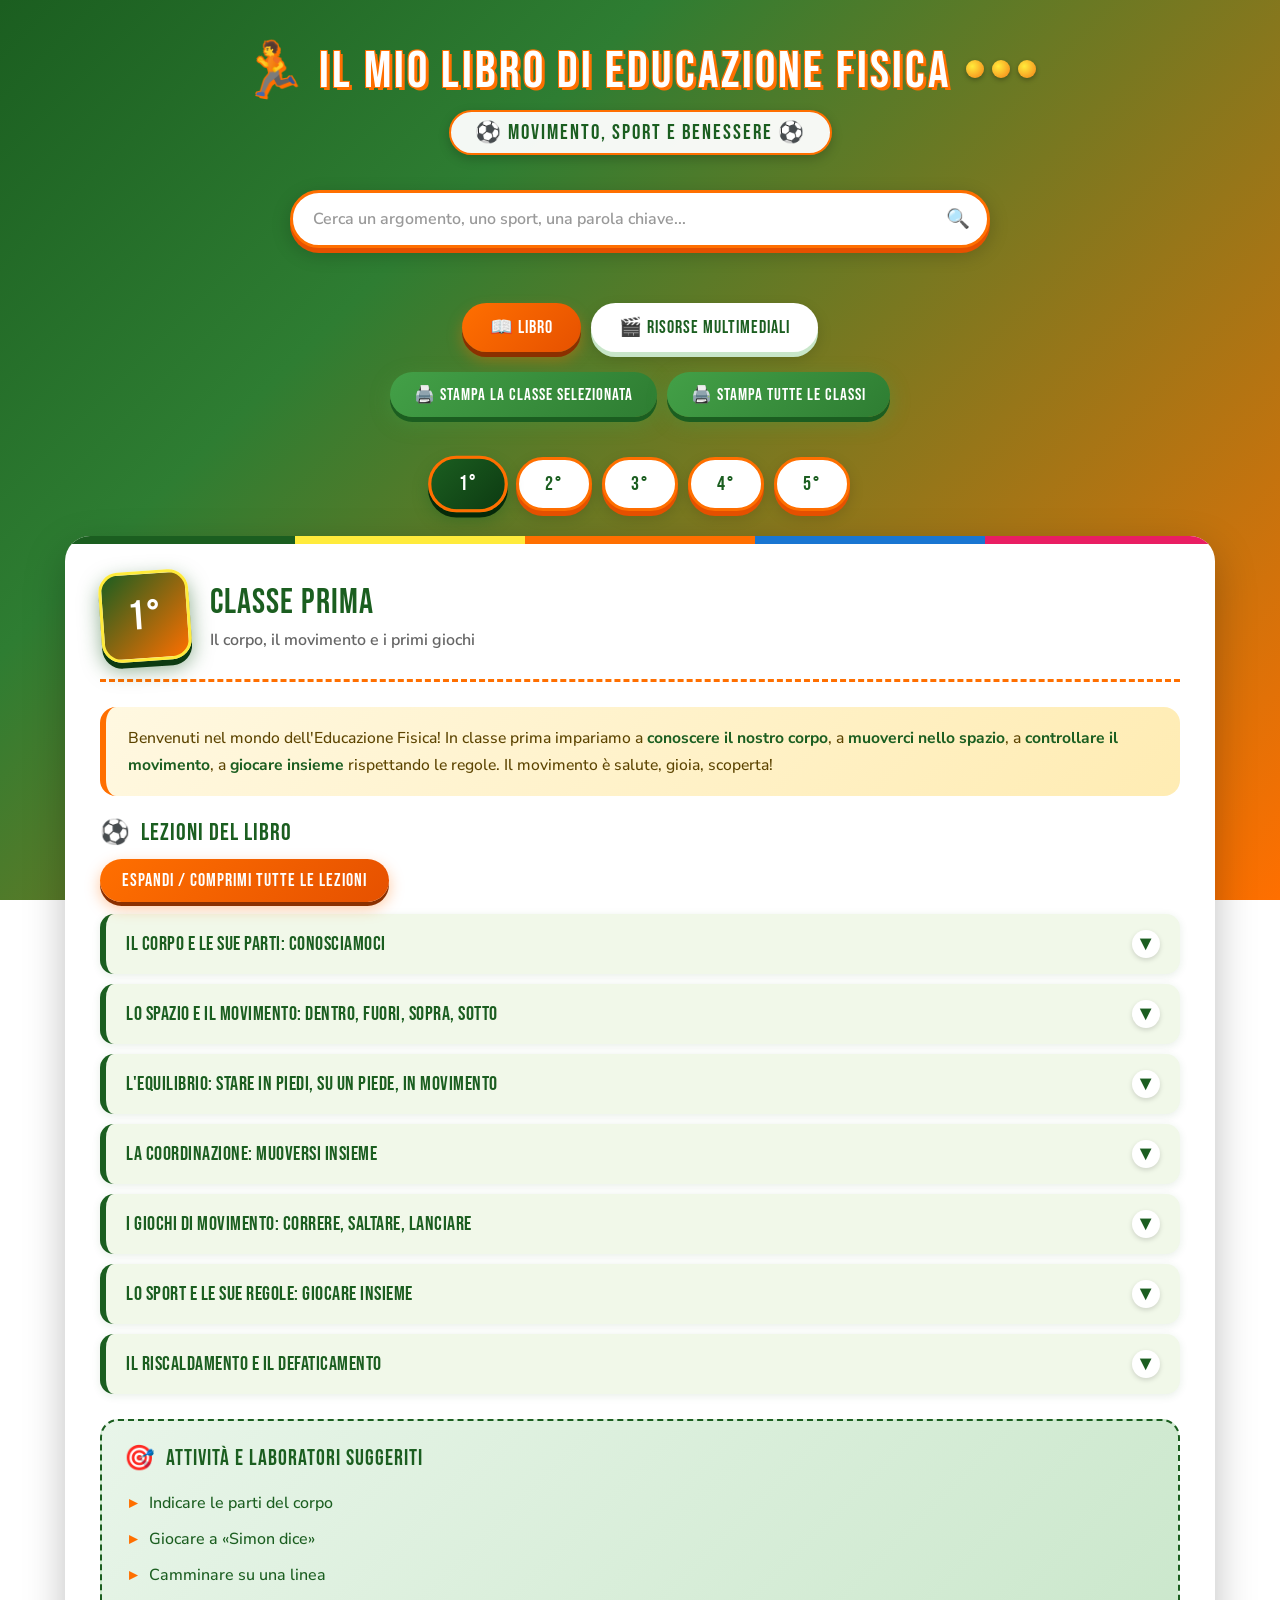
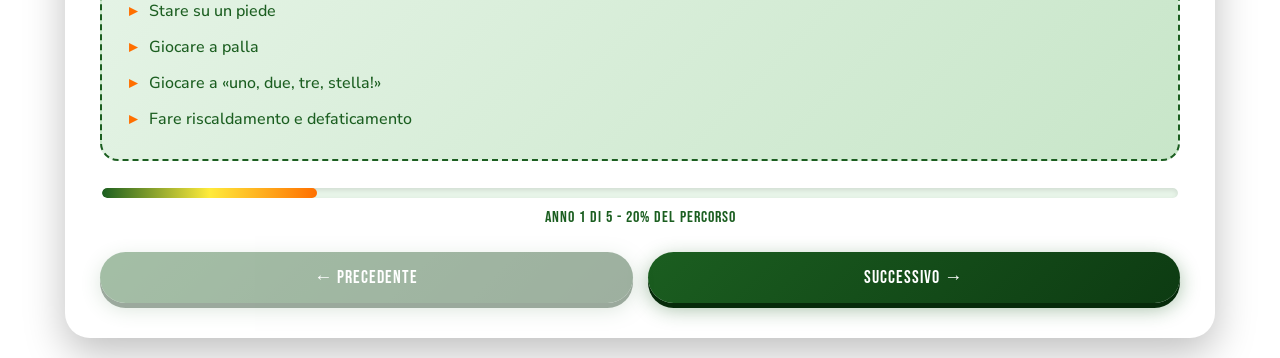
<file: Educazione fisica.html>
<!DOCTYPE html>
<html lang="it">
<head>
<meta charset="UTF-8">
<meta name="viewport" content="width=device-width, initial-scale=1.0">
<title>Libro di Educazione Fisica - Scuola Primaria</title>
<link href="https://fonts.googleapis.com/css2?family=Bebas+Neue&family=Nunito+Sans:wght@400;600;700;800&display=swap" rel="stylesheet">
<style>
  * { margin: 0; padding: 0; box-sizing: border-box; }

  body {
    font-family: 'Nunito Sans', 'Segoe UI', Tahoma, sans-serif;
    background: linear-gradient(135deg, #1B5E20 0%, #2E7D32 30%, #FF6F00 100%);
    background-attachment: fixed;
    min-height: 100vh;
    padding: 20px;
    color: #1F2937;
  }

  .container { max-width: 1150px; margin: 0 auto; }

  header { text-align: center; padding: 20px 20px 15px 20px; margin-bottom: 20px; }
  header h1 {
    font-family: 'Bebas Neue', sans-serif;
    font-size: 3.2em;
    margin-bottom: 8px;
    color: white;
    text-shadow: 3px 3px 0 #FF6F00, -1px -1px 0 #FF6F00, 1px -1px 0 #FF6F00, -1px 1px 0 #FF6F00, 1px 1px 0 #FF6F00;
    letter-spacing: 3px;
    font-weight: 400;
  }
  header p {
    font-family: 'Bebas Neue', sans-serif;
    font-size: 1.3em;
    color: #1B5E20;
    font-weight: 400;
    background: rgba(255,255,255,0.95);
    display: inline-block;
    padding: 8px 24px;
    border-radius: 30px;
    box-shadow: 0 4px 12px rgba(0,0,0,0.2);
    border: 2px solid #FF6F00;
    letter-spacing: 2px;
  }

  /* ===== PALLINO DECORATIVO ===== */
  .pallino {
    display: inline-block;
    width: 18px; height: 18px;
    border-radius: 50%;
    background: radial-gradient(circle at 35% 35%, #FFEB3B, #FBC02D 40%, #F57F17 100%);
    margin: 0 4px;
    vertical-align: middle;
    box-shadow: 0 2px 5px rgba(0,0,0,0.3);
    animation: bounce-ball 1.2s ease-in-out infinite;
  }
  .pallino:nth-child(2) { animation-delay: 0.2s; }
  .pallino:nth-child(3) { animation-delay: 0.4s; }
  @keyframes bounce-ball {
    0%, 100% { transform: translateY(0); }
    50% { transform: translateY(-6px); }
  }

  /* ===== SEARCH ===== */
  .search-bar { position: relative; max-width: 700px; margin: 0 auto 20px auto; }
  .search-bar input {
    width: 100%;
    padding: 15px 50px 15px 20px;
    border: 3px solid #FF6F00;
    border-radius: 50px;
    font-family: 'Nunito Sans', sans-serif;
    font-size: 1em;
    font-weight: 600;
    background: white;
    color: #1F2937;
    outline: none;
    transition: all 0.3s ease;
    box-shadow: 0 5px 0 #E65100, 0 6px 20px rgba(0,0,0,0.2);
  }
  .search-bar input:focus {
    border-color: #1B5E20;
    box-shadow: 0 5px 0 #0D3B12, 0 8px 25px rgba(27, 94, 32, 0.4);
  }
  .search-bar input::placeholder { color: #999; }
  .search-icon { position: absolute; right: 20px; top: 50%; transform: translateY(-50%); font-size: 1.2em; color: #1B5E20; pointer-events: none; }
  .search-clear {
    position: absolute; right: 48px; top: 50%; transform: translateY(-50%);
    background: #FF6F00; color: white; border: none;
    width: 26px; height: 26px; border-radius: 50%; cursor: pointer;
    font-weight: bold; display: none; align-items: center; justify-content: center; font-size: 0.85em;
  }
  .search-clear.visible { display: flex; }

  .search-results-info {
    text-align: center;
    color: white;
    font-family: 'Bebas Neue', sans-serif;
    font-size: 1.1em;
    margin-bottom: 15px;
    min-height: 20px;
    font-weight: 400;
    letter-spacing: 1px;
    text-shadow: 1px 1px 2px rgba(0,0,0,0.3);
  }

  .search-highlight {
    background: #FFEB3B;
    padding: 1px 4px;
    border-radius: 4px;
    font-weight: bold;
    color: #1B5E20;
  }

  /* ===== TABS ===== */
  .main-tabs { display: flex; justify-content: center; gap: 10px; margin-bottom: 20px; flex-wrap: wrap; }
  .main-tab {
    background: white;
    border: none;
    color: #1B5E20;
    padding: 13px 28px;
    border-radius: 50px;
    cursor: pointer;
    font-family: 'Bebas Neue', sans-serif;
    font-size: 1.15em;
    font-weight: 400;
    transition: all 0.3s ease;
    box-shadow: 0 5px 0 #C8E6C9, 0 6px 15px rgba(0,0,0,0.15);
    letter-spacing: 1px;
  }
  .main-tab:hover { transform: translateY(-3px); box-shadow: 0 8px 0 #C8E6C9, 0 8px 20px rgba(0,0,0,0.2); }
  .main-tab.active {
    background: linear-gradient(135deg, #FF6F00, #E65100);
    color: white;
    box-shadow: 0 5px 0 #8B3000, 0 8px 15px rgba(255, 111, 0, 0.4);
  }

  .section { display: none; animation: fadeIn 0.5s ease; }
  .section.active { display: block; }
  @keyframes fadeIn { from { opacity: 0; transform: translateY(20px); } to { opacity: 1; transform: translateY(0); } }

  /* ===== NAV CLASSI ===== */
  .timeline-nav { display: flex; justify-content: center; flex-wrap: wrap; gap: 10px; margin-bottom: 25px; }
  .nav-btn {
    background: white;
    border: 3px solid #FF6F00;
    color: #1B5E20;
    padding: 12px 26px;
    border-radius: 50px;
    cursor: pointer;
    font-family: 'Bebas Neue', sans-serif;
    font-size: 1.25em;
    font-weight: 400;
    transition: all 0.3s ease;
    box-shadow: 0 5px 0 #E65100, 0 6px 15px rgba(0,0,0,0.15);
    letter-spacing: 1px;
  }
  .nav-btn:hover { transform: translateY(-3px); box-shadow: 0 8px 0 #E65100, 0 8px 20px rgba(0,0,0,0.2); }
  .nav-btn.active {
    background: linear-gradient(135deg, #1B5E20, #0D3B12);
    color: white;
    border-color: #FF6F00;
    box-shadow: 0 5px 0 #062A0A, 0 8px 15px rgba(27, 94, 32, 0.4);
    transform: scale(1.05);
  }

  /* ===== CARD ANNO ===== */
  .year-card {
    background: white;
    border-radius: 25px;
    padding: 35px;
    box-shadow: 0 15px 40px rgba(0,0,0,0.25);
    animation: fadeIn 0.5s ease;
    display: none;
    position: relative;
    overflow: hidden;
  }
  .year-card::before {
    content: "";
    position: absolute;
    top: 0; left: 0; right: 0;
    height: 8px;
    background: linear-gradient(90deg, #1B5E20 0%, #1B5E20 20%, #FFEB3B 20%, #FFEB3B 40%, #FF6F00 40%, #FF6F00 60%, #1976D2 60%, #1976D2 80%, #E91E63 80%, #E91E63 100%);
  }
  .year-card.active { display: block; }

  .year-header {
    display: flex;
    align-items: center;
    gap: 20px;
    margin-bottom: 25px;
    padding-bottom: 18px;
    border-bottom: 3px dashed #FF6F00;
    flex-wrap: wrap;
  }
  .year-badge {
    background: linear-gradient(135deg, #1B5E20, #FF6F00);
    color: white;
    width: 90px;
    height: 90px;
    border-radius: 20px;
    display: flex;
    align-items: center;
    justify-content: center;
    font-family: 'Bebas Neue', sans-serif;
    font-size: 2.6em;
    font-weight: 400;
    flex-shrink: 0;
    box-shadow: 0 6px 0 #0D3B12, 0 8px 20px rgba(27, 94, 32, 0.5);
    border: 3px solid #FFEB3B;
    transform: rotate(-4deg);
  }
  .year-title h2 {
    color: #1B5E20;
    font-family: 'Bebas Neue', sans-serif;
    font-size: 2.2em;
    margin-bottom: 5px;
    font-weight: 400;
    letter-spacing: 1px;
  }
  .year-title p { color: #666; font-size: 1em; font-weight: 600; }

  .book-intro {
    background: linear-gradient(135deg, #FFF8E1, #FFECB3);
    border-radius: 16px;
    padding: 18px 22px;
    margin-bottom: 22px;
    border-left: 6px solid #FF6F00;
    color: #5C4400;
    line-height: 1.7;
    font-size: 0.98em;
    font-weight: 500;
  }
  .book-intro strong { color: #1B5E20; font-weight: 700; }

  .theme-section { margin-bottom: 25px; }
  .theme-section h3 {
    color: #1B5E20;
    font-family: 'Bebas Neue', sans-serif;
    font-size: 1.5em;
    margin-bottom: 12px;
    display: flex;
    align-items: center;
    gap: 10px;
    font-weight: 400;
    letter-spacing: 1px;
  }
  .theme-section h3::before { content: "⚽"; font-size: 1em; }

  .topic-list { list-style: none; }

  .topic-item {
    background: #F1F8E9;
    border-left: 6px solid #1B5E20;
    margin-bottom: 10px;
    border-radius: 14px;
    overflow: hidden;
    transition: all 0.3s ease;
    box-shadow: 0 2px 8px rgba(27, 94, 32, 0.1);
  }
  .topic-item:hover { box-shadow: 0 4px 15px rgba(27, 94, 32, 0.25); }
  .topic-item.open { border-left-color: #FF6F00; background: #FFF8E1; }

  .topic-header {
    padding: 16px 20px;
    cursor: pointer;
    display: flex;
    justify-content: space-between;
    align-items: center;
    gap: 15px;
    font-family: 'Bebas Neue', sans-serif;
    font-size: 1.25em;
    line-height: 1.4;
    user-select: none;
    transition: background 0.2s ease;
    font-weight: 400;
    color: #1B5E20;
    letter-spacing: 0.5px;
  }
  .topic-header:hover { background: rgba(27, 94, 32, 0.08); }
  .topic-item.open .topic-header { background: rgba(255, 111, 0, 0.12); color: #8B3000; }

  .topic-toggle-icon {
    color: #1B5E20;
    font-size: 1em;
    font-weight: bold;
    transition: transform 0.3s ease;
    flex-shrink: 0;
    width: 28px; height: 28px;
    background: white;
    border-radius: 50%;
    display: flex;
    align-items: center;
    justify-content: center;
    box-shadow: 0 2px 5px rgba(0,0,0,0.15);
  }
  .topic-item.open .topic-toggle-icon { transform: rotate(180deg); background: #FF6F00; color: white; }

  .topic-body { max-height: 0; overflow: hidden; transition: max-height 0.8s ease; padding: 0 20px; }
  .topic-item.open .topic-body { max-height: 40000px; padding: 0 20px 20px 20px; }

  .topic-detail {
    background: white;
    border-radius: 12px;
    padding: 22px;
    margin-top: 5px;
    border: 2px solid #FF6F00;
  }

  .topic-detail h4 {
    color: #1B5E20;
    font-family: 'Bebas Neue', sans-serif;
    font-size: 1.25em;
    margin-bottom: 10px;
    display: flex;
    align-items: center;
    gap: 8px;
    margin-top: 22px;
    padding-bottom: 6px;
    border-bottom: 2px dashed #FFE082;
    font-weight: 400;
    letter-spacing: 1px;
  }
  .topic-detail h4:first-child { margin-top: 0; }

  .lezione-text {
    color: #1F2937;
    font-size: 1em;
    line-height: 1.85;
    text-align: justify;
  }
  .lezione-text p { margin-bottom: 14px; }
  .lezione-text p:last-child { margin-bottom: 0; }
  .lezione-text strong { color: #1B5E20; font-weight: 700; }
  .lezione-text em { color: #E65100; font-style: italic; font-weight: 600; }

  .lezione-text .capolettera::first-letter {
    font-family: 'Bebas Neue', sans-serif;
    font-size: 3.5em;
    font-weight: 400;
    float: left;
    line-height: 0.85;
    margin: 6px 10px 0 0;
    color: #FF6F00;
  }

  /* ===== BOX SEZIONI ===== */
  .box-approfondimento, .box-curiosita, .box-personaggi, .box-vita, .box-fonti,
  .box-oggi, .box-glossario, .box-attivita {
    border-radius: 12px;
    padding: 15px 18px;
    margin: 10px 0;
    font-size: 0.95em;
    line-height: 1.7;
    border-left: 4px solid;
  }
  .box-approfondimento { background: #E3F2FD; color: #0D47A1; border-left-color: #1976D2; }
  .box-curiosita { background: #FFF8E1; color: #5C4400; border-left-color: #FFC107; }
  .box-personaggi { background: #F3E5F5; color: #4A148C; border-left-color: #7B1FA2; }
  .box-vita { background: #E0F7FA; color: #006064; border-left-color: #00ACC1; }
  .box-fonti { background: #FCE4EC; color: #880E4F; border-left-color: #D81B60; }
  .box-oggi { background: #E8F5E9; color: #1B5E20; border-left-color: #388E3C; }
  .box-glossario { background: #FFF3E0; color: #BF360C; border-left-color: #EF6C00; }
  .box-attivita { background: #FBE9E7; color: #BF360C; border-left-color: #E64A19; }

  .box-personaggi ul, .box-fonti ul, .box-glossario ul, .box-attivita ul { list-style: none; margin-top: 6px; }
  .box-personaggi li { padding: 4px 0 4px 22px; position: relative; }
  .box-personaggi li::before { content: "👤"; position: absolute; left: 0; font-size: 0.85em; }
  .box-fonti li { padding: 4px 0 4px 22px; position: relative; }
  .box-fonti li::before { content: "🔎"; position: absolute; left: 0; font-size: 0.85em; }
  .box-glossario li { padding: 4px 0 4px 18px; position: relative; }
  .box-glossario li::before { content: "📌"; position: absolute; left: 0; font-size: 0.8em; }
  .box-attivita li { padding: 4px 0 4px 22px; position: relative; }
  .box-attivita li::before { content: "✏️"; position: absolute; left: 0; font-size: 0.85em; }

  .box-cronologia {
    background: #ECEFF1;
    border-radius: 12px;
    padding: 15px 18px;
    margin: 10px 0;
    border-left: 4px solid #546E7A;
  }
  .box-cronologia .crono-title { color: #263238; font-family: 'Bebas Neue', sans-serif; font-weight: 400; margin-bottom: 8px; font-size: 1.1em; letter-spacing: 1px; }
  .box-cronologia ul { list-style: none; }
  .box-cronologia li { padding: 4px 0 4px 22px; position: relative; color: #444; line-height: 1.5; font-size: 0.92em; }
  .box-cronologia li::before { content: "⏱"; position: absolute; left: 0; font-size: 0.9em; }

  .box-mappa {
    background: #F3E5F5;
    border-radius: 12px;
    padding: 15px 20px;
    margin: 10px 0;
    border-left: 4px solid #8E24AA;
  }
  .box-mappa .mappa-title { color: #4A148C; font-family: 'Bebas Neue', sans-serif; font-weight: 400; margin-bottom: 8px; font-size: 1.1em; letter-spacing: 1px; }
  .box-mappa ul { list-style: none; }
  .box-mappa li { padding: 4px 0 4px 22px; position: relative; color: #444; line-height: 1.5; font-size: 0.93em; }
  .box-mappa li::before { content: "◆"; position: absolute; left: 4px; color: #8E24AA; font-size: 0.8em; }
  .box-mappa ul ul li::before { content: "▸"; color: #BA68C8; }
  .box-mappa ul ul { padding-left: 12px; margin-top: 3px; }

  .box-verifica {
    background: #FFEBEE;
    border-radius: 12px;
    padding: 15px 20px;
    margin: 10px 0;
    border-left: 4px solid #E53935;
  }
  .box-verifica .verifica-title { color: #B71C1C; font-family: 'Bebas Neue', sans-serif; font-weight: 400; margin-bottom: 8px; font-size: 1.1em; letter-spacing: 1px; }
  .box-verifica ol, .box-verifica ul { padding-left: 22px; color: #7F1D1D; line-height: 1.6; font-size: 0.93em; }
  .box-verifica li { padding: 4px 0; }
  .box-verifica .vf { list-style: none; padding-left: 0; }
  .box-verifica .vf li { padding: 3px 0 3px 26px; position: relative; }
  .box-verifica .vf li::before { content: "◻"; position: absolute; left: 4px; font-size: 1em; color: #E53935; }

  /* ===== BOTTONI ===== */
  .expand-all-btn {
    background: linear-gradient(135deg, #FF6F00, #E65100);
    border: none;
    color: white;
    padding: 11px 22px;
    border-radius: 50px;
    cursor: pointer;
    font-family: 'Bebas Neue', sans-serif;
    font-size: 1.1em;
    font-weight: 400;
    transition: all 0.3s ease;
    margin-bottom: 12px;
    box-shadow: 0 4px 0 #8B3000, 0 6px 15px rgba(255, 111, 0, 0.4);
    letter-spacing: 1px;
  }
  .expand-all-btn:hover { transform: translateY(-2px); box-shadow: 0 6px 0 #8B3000, 0 8px 20px rgba(255, 111, 0, 0.5); }

  .activities {
    background: linear-gradient(135deg, #E8F5E9, #C8E6C9);
    padding: 22px;
    border-radius: 18px;
    margin-top: 22px;
    border: 2px dashed #1B5E20;
  }
  .activities h3 { color: #1B5E20; font-family: 'Bebas Neue', sans-serif; margin-bottom: 12px; display: flex; align-items: center; gap: 10px; font-size: 1.4em; font-weight: 400; letter-spacing: 1px; }
  .activities h3::before { content: "🎯"; font-size: 1.1em; }
  .activities ul { list-style: none; }
  .activities li { padding: 6px 0 6px 25px; position: relative; color: #1B5E20; line-height: 1.5; font-weight: 500; }
  .activities li::before { content: "▸"; position: absolute; left: 5px; color: #FF6F00; font-weight: bold; }

  .progress-bar { margin-top: 25px; background: #E8F5E9; border-radius: 12px; height: 14px; overflow: hidden; border: 2px solid white; box-shadow: inset 0 2px 5px rgba(0,0,0,0.1); }
  .progress-fill { height: 100%; background: linear-gradient(90deg, #1B5E20, #FFEB3B, #FF6F00); border-radius: 12px; transition: width 0.5s ease; }
  .progress-label { text-align: center; margin-top: 8px; color: #1B5E20; font-family: 'Bebas Neue', sans-serif; font-size: 1em; font-weight: 400; letter-spacing: 1px; }

  .controls { display: flex; justify-content: space-between; margin-top: 25px; gap: 15px; flex-wrap: wrap; }
  .ctrl-btn {
    background: linear-gradient(135deg, #1B5E20, #0D3B12);
    color: white;
    border: none;
    padding: 14px 30px;
    border-radius: 50px;
    cursor: pointer;
    font-family: 'Bebas Neue', sans-serif;
    font-size: 1.15em;
    font-weight: 400;
    transition: all 0.3s ease;
    flex: 1;
    min-width: 140px;
    box-shadow: 0 5px 0 #062A0A, 0 6px 20px rgba(27, 94, 32, 0.4);
    letter-spacing: 1px;
  }
  .ctrl-btn:hover:not(:disabled) { transform: translateY(-3px); box-shadow: 0 8px 0 #062A0A, 0 10px 25px rgba(27, 94, 32, 0.5); }
  .ctrl-btn:disabled { opacity: 0.4; cursor: not-allowed; }

  .print-btn {
    background: linear-gradient(135deg, #43A047, #2E7D32);
    border: none;
    color: white;
    padding: 12px 24px;
    border-radius: 50px;
    cursor: pointer;
    font-family: 'Bebas Neue', sans-serif;
    font-size: 1.05em;
    font-weight: 400;
    transition: all 0.3s ease;
    box-shadow: 0 5px 0 #1B5E20, 0 6px 20px rgba(67, 160, 71, 0.4);
    display: inline-flex;
    align-items: center;
    gap: 8px;
    margin-bottom: 20px;
    letter-spacing: 1px;
  }
  .print-btn:hover { transform: translateY(-3px); box-shadow: 0 8px 0 #1B5E20, 0 10px 25px rgba(67, 160, 71, 0.5); }

  .print-controls { display: flex; justify-content: center; gap: 10px; margin-bottom: 20px; flex-wrap: wrap; }

  /* ===== RISORSE ===== */
  .resources-intro {
    background: white;
    border-radius: 22px;
    padding: 30px;
    margin-bottom: 22px;
    box-shadow: 0 10px 30px rgba(0,0,0,0.25);
    text-align: center;
    border: 3px solid #FF6F00;
  }
  .resources-intro h2 { color: #1B5E20; font-family: 'Bebas Neue', sans-serif; font-size: 2em; margin-bottom: 10px; letter-spacing: 1px; }
  .resources-intro p { color: #666; font-size: 1em; line-height: 1.6; max-width: 700px; margin: 0 auto; font-weight: 500; }

  .resource-filters { display: flex; justify-content: center; flex-wrap: wrap; gap: 10px; margin-bottom: 22px; }
  .filter-btn {
    background: white;
    border: 3px solid #FF6F00;
    color: #1B5E20;
    padding: 10px 22px;
    border-radius: 50px;
    cursor: pointer;
    font-family: 'Bebas Neue', sans-serif;
    font-size: 1.05em;
    font-weight: 400;
    transition: all 0.3s ease;
    box-shadow: 0 4px 0 #E65100;
    letter-spacing: 1px;
  }
  .filter-btn:hover { transform: translateY(-2px); box-shadow: 0 6px 0 #E65100; }
  .filter-btn.active { background: linear-gradient(135deg, #FF6F00, #E65100); color: white; border-color: #E65100; box-shadow: 0 4px 0 #8B3000; }

  .resources-grid { display: grid; grid-template-columns: repeat(auto-fill, minmax(300px, 1fr)); gap: 18px; }

  .resource-card {
    background: white;
    border-radius: 18px;
    padding: 22px;
    box-shadow: 0 8px 25px rgba(0,0,0,0.2);
    transition: all 0.3s ease;
    display: flex;
    flex-direction: column;
    border-top: 6px solid #1B5E20;
  }
  .resource-card:hover { transform: translateY(-6px); box-shadow: 0 15px 35px rgba(0,0,0,0.3); }
  .resource-card[data-type="video"] { border-top-color: #E53935; }
  .resource-card[data-type="sito"] { border-top-color: #1976D2; }
  .resource-card[data-type="app"] { border-top-color: #388E3C; }
  .resource-card[data-type="podcast"] { border-top-color: #FFA000; }
  .resource-card[data-type="gioco"] { border-top-color: #8E24AA; }

  .resource-type-badge {
    display: inline-flex;
    align-items: center;
    gap: 6px;
    font-family: 'Bebas Neue', sans-serif;
    font-size: 0.95em;
    font-weight: 400;
    padding: 5px 12px;
    border-radius: 50px;
    margin-bottom: 10px;
    align-self: flex-start;
    text-transform: uppercase;
    letter-spacing: 1px;
  }
  .resource-card[data-type="video"] .resource-type-badge { background: #FFEBEE; color: #B71C1C; }
  .resource-card[data-type="sito"] .resource-type-badge { background: #E8EAF6; color: #1A237E; }
  .resource-card[data-type="app"] .resource-type-badge { background: #E8F5E9; color: #1B5E20; }
  .resource-card[data-type="podcast"] .resource-type-badge { background: #FFF8E1; color: #E65100; }
  .resource-card[data-type="gioco"] .resource-type-badge { background: #F3E5F5; color: #4A148C; }

  .resource-card h3 { color: #1B5E20; font-family: 'Bebas Neue', sans-serif; font-size: 1.3em; margin-bottom: 10px; line-height: 1.3; font-weight: 400; letter-spacing: 0.5px; }
  .resource-card p { color: #555; font-size: 0.92em; line-height: 1.6; margin-bottom: 12px; flex-grow: 1; font-weight: 500; }
  .resource-meta { display: flex; flex-wrap: wrap; gap: 6px; margin-bottom: 12px; }
  .meta-tag { background: #ECEFF1; color: #455A64; font-size: 0.75em; padding: 4px 10px; border-radius: 20px; font-weight: 600; }

  .resource-link {
    display: inline-flex;
    align-items: center;
    gap: 8px;
    background: linear-gradient(135deg, #1B5E20, #0D3B12);
    color: white;
    text-decoration: none;
    padding: 11px 20px;
    border-radius: 50px;
    font-family: 'Bebas Neue', sans-serif;
    font-weight: 400;
    font-size: 1em;
    transition: all 0.3s ease;
    align-self: flex-start;
    box-shadow: 0 4px 0 #062A0A;
    letter-spacing: 1px;
  }
  .resource-link:hover { transform: translateX(5px); box-shadow: 0 6px 0 #062A0A, 0 8px 20px rgba(27, 94, 32, 0.4); }

  .no-results { grid-column: 1 / -1; text-align: center; color: #1B5E20; font-family: 'Bebas Neue', sans-serif; font-size: 1.3em; font-weight: 400; padding: 40px; background: rgba(255,255,255,0.95); border-radius: 18px; border: 3px dashed #FF6F00; letter-spacing: 1px; }

  /* ===== STAMPA ===== */
  @media print {
    @page { margin: 1.5cm; }
    html, body { background: white !important; padding: 0 !important; margin: 0 !important; color: black !important; font-size: 11pt; font-family: Georgia, 'Times New Roman', serif; }
    .container { max-width: 100% !important; }
    header, .main-tabs, .search-bar, .search-results-info, .timeline-nav, .controls, .print-btn, .print-controls, .expand-all-btn, .topic-toggle-icon, .progress-bar, .progress-label, .main-tab, .nav-btn, #risorse, .resource-filters, .resource-link, .resources-grid, .no-results { display: none !important; }
    .year-card { display: none !important; box-shadow: none !important; border-radius: 0 !important; padding: 0 !important; margin: 0 !important; animation: none !important; background: white !important; }
    .year-card::before { display: none !important; }
    .year-card.print-target { display: block !important; margin-bottom: 20pt !important; page-break-after: always !important; }
    .year-card.print-target:last-child { page-break-after: auto !important; }
    .topic-item { display: block !important; background: white !important; border-left: 3px solid #333 !important; margin-bottom: 10pt !important; page-break-inside: avoid !important; box-shadow: none !important; }
    .topic-body { max-height: none !important; overflow: visible !important; height: auto !important; padding: 8pt 12pt !important; display: block !important; }
    .topic-header { background: #f0f0f0 !important; color: black !important; padding: 8pt 12pt !important; font-size: 11pt !important; page-break-after: avoid !important; -webkit-print-color-adjust: exact; print-color-adjust: exact; }
    .year-header { border-bottom: 2px solid #333 !important; padding-bottom: 8pt !important; margin-bottom: 15pt !important; page-break-after: avoid !important; }
    .year-badge { background: #333 !important; color: white !important; box-shadow: none !important; width: 50pt !important; height: 50pt !important; font-size: 1.5em !important; animation: none !important; border: none !important; -webkit-print-color-adjust: exact; print-color-adjust: exact; transform: none !important; }
    .year-title h2 { color: black !important; font-size: 18pt !important; font-family: Georgia, serif !important; }
    .year-title p { color: #555 !important; }
    .book-intro { background: #f5f5f5 !important; border-left: 4px solid #333 !important; color: black !important; padding: 8pt 12pt !important; font-size: 10pt !important; -webkit-print-color-adjust: exact; print-color-adjust: exact; }
    .book-intro strong { color: black !important; }
    .theme-section h3 { color: black !important; font-size: 14pt !important; margin: 15pt 0 8pt 0 !important; page-break-after: avoid !important; }
    .theme-section h3::before { content: "" !important; }
    .topic-detail { padding: 8pt 0 !important; border: none !important; box-shadow: none !important; background: white !important; }
    .topic-detail h4 { color: black !important; border-bottom: 1px solid #ccc !important; margin-top: 10pt !important; font-size: 10pt !important; page-break-after: avoid !important; }
    .lezione-text { color: black !important; text-align: justify !important; font-size: 10pt !important; line-height: 1.5 !important; }
    .lezione-text p { margin-bottom: 6pt !important; }
    .lezione-text strong { color: black !important; }
    .lezione-text em { color: black !important; }
    .lezione-text .capolettera::first-letter { color: black !important; font-size: 2.5em !important; text-shadow: none !important; }
    .box-approfondimento, .box-curiosita, .box-personaggi, .box-vita, .box-fonti, .box-oggi, .box-glossario, .box-attivita, .box-cronologia, .box-mappa, .box-verifica { background: #f9f9f9 !important; border-left: 3px solid #666 !important; color: black !important; padding: 6pt 10pt !important; margin: 6pt 0 !important; font-size: 9.5pt !important; page-break-inside: avoid !important; box-shadow: none !important; -webkit-print-color-adjust: exact; print-color-adjust: exact; }
    .box-verifica .verifica-title, .box-mappa .mappa-title, .box-cronologia .crono-title { color: black !important; }
    .box-verifica ol, .box-verifica ul, .box-verifica li, .box-mappa li, .box-cronologia li, .box-glossario li, .box-personaggi li, .box-fonti li, .box-attivita li { color: black !important; font-size: 9.5pt !important; }
    .box-verifica .vf li::before { content: "□ " !important; color: black !important; }
    .activities { background: #f5f5f5 !important; page-break-inside: avoid !important; border: 1px solid #ccc !important; -webkit-print-color-adjust: exact; print-color-adjust: exact; }
    .activities h3 { color: black !important; }
    .activities h3::before { content: "" !important; }
    .activities li { color: black !important; font-size: 10pt !important; }
    .activities li::before { content: "• " !important; color: black !important; }
    a { color: black !important; text-decoration: none !important; }
  }

  @media (max-width: 768px) {
    body { padding: 12px; }
    header h1 { font-size: 2.2em; letter-spacing: 2px; }
    header p { font-size: 1em; padding: 6px 16px; }
    .search-bar input { padding: 13px 45px 13px 16px; font-size: 0.95em; }
    .year-card { padding: 22px; border-radius: 18px; }
    .year-badge { width: 70px; height: 70px; font-size: 2em; }
    .year-title h2 { font-size: 1.6em; }
    .nav-btn { padding: 10px 18px; font-size: 1.05em; }
    .ctrl-btn { padding: 12px 18px; font-size: 1em; }
    .main-tab { padding: 11px 20px; font-size: 1em; }
    .resources-grid { grid-template-columns: 1fr; }
    .resources-intro { padding: 22px; }
    .resources-intro h2 { font-size: 1.5em; }
    .topic-header { padding: 13px 15px; font-size: 1.1em; }
    .topic-detail { padding: 16px; }
    .lezione-text { font-size: 0.95em; text-align: left; }
  }
</style>
</head>
<body>
<div class="container">
  <header>
    <h1>🏃 IL MIO LIBRO DI EDUCAZIONE FISICA <span class="pallino"></span><span class="pallino"></span><span class="pallino"></span></h1>
    <p>⚽ MOVIMENTO, SPORT E BENESSERE ⚽</p>
  </header>

  <div class="search-bar">
    <input type="text" id="searchInput" placeholder="Cerca un argomento, uno sport, una parola chiave...">
    <button class="search-clear" id="searchClear" title="Cancella ricerca">✕</button>
    <span class="search-icon">🔍</span>
  </div>
  <div class="search-results-info" id="searchInfo"></div>

  <div class="main-tabs">
    <button class="main-tab active" onclick="switchSection('programma', this)">📖 Libro</button>
    <button class="main-tab" onclick="switchSection('risorse', this)">🎬 Risorse Multimediali</button>
  </div>

  <section id="programma" class="section active">
    <div class="print-controls">
      <button class="print-btn" onclick="printCurrent()">🖨️ Stampa la classe selezionata</button>
      <button class="print-btn" onclick="printAll()">🖨️ Stampa tutte le classi</button>
    </div>
    <div class="timeline-nav" id="navButtons"></div>
    <div id="yearCards"></div>
  </section>

  <section id="risorse" class="section">
    <div class="resources-intro">
      <h2>🎬 RISORSE MULTIMEDIALI PER L'EDUCAZIONE FISICA</h2>
      <p>Una raccolta di video, siti web, app, podcast e giochi educativi per scoprire il movimento, gli sport, la salute e il benessere.</p>
    </div>
    <div class="resource-filters" id="resourceFilters">
      <button class="filter-btn active" data-filter="tutti">Tutti</button>
      <button class="filter-btn" data-filter="video">🎥 Video</button>
      <button class="filter-btn" data-filter="sito">🌐 Siti</button>
      <button class="filter-btn" data-filter="app">📱 App</button>
      <button class="filter-btn" data-filter="podcast">🎧 Podcast</button>
      <button class="filter-btn" data-filter="gioco">🎮 Giochi</button>
    </div>
    <div class="resources-grid" id="resourcesGrid"></div>
  </section>
</div>

<script>
/* ============================================================
   DATI COMPLETI DEL LIBRO DI EDUCAZIONE FISICA (5 CLASSI)
============================================================ */
const programmi = [
  /* ===================== CLASSE PRIMA ===================== */
  {
    anno: 1, titolo: "Classe Prima", sottotitolo: "Il corpo, il movimento e i primi giochi",
    introduzione: "Benvenuti nel mondo dell'Educazione Fisica! In classe prima impariamo a <strong>conoscere il nostro corpo</strong>, a <strong>muoverci nello spazio</strong>, a <strong>controllare il movimento</strong>, a <strong>giocare insieme</strong> rispettando le regole. Il movimento è salute, gioia, scoperta!",
    argomenti: [
      {
        titolo: "Il corpo e le sue parti: conosciamoci",
        lezione: [
          "Il <strong>corpo</strong> è lo strumento meraviglioso che ci permette di muoverci, giocare, esplorare il mondo. In classe prima impariamo a conoscerlo: le parti principali, le loro funzioni, come si muovono.",
          "Le <strong>parti del corpo</strong> sono: <strong>testa</strong> (con occhi, orecchie, naso, bocca), <strong>tronco</strong> (con torace e addome), <strong>arti superiori</strong> (braccia, mani, dita), <strong>arti inferiori</strong> (gambe, piedi, dita dei piedi).",
          "Il corpo ha <strong>articolazioni</strong> che permettono il movimento: collo, spalle, gomiti, polsi, anca, ginocchia, caviglie. Ogni articolazione ha la sua funzione: flettere, estendere, ruotare.",
          "Il corpo si muove grazie ai <strong>muscoli</strong> e alle <strong>ossa</strong>. Le ossa formano lo scheletro (206 ossa!), i muscoli si contraggono e si rilassano per permettere il movimento. Il cuore pompa il sangue, i polmoni respirano: il corpo è una macchina meravigliosa!",
          "Conoscere il corpo aiuta a muoversi meglio, a prevenire gli infortuni, a stare bene. Il corpo è nostro amico: impariamo a volergli bene, a curarlo, a rispettarlo!"
        ],
        approfondimento: "Lo <strong>scheletro</strong> umano è formato da 206 ossa. Le ossa sono vive: crescono, si riparano, si rafforzano con l'esercizio fisico. Una buona alimentazione (latte, formaggio, verdure) e il movimento aiutano a mantenere le ossa sane.",
        personaggi: [
          { nome: "I medici", descrizione: "studiano il corpo umano e la salute." },
          { nome: "Gli allenatori", descrizione: "aiutano a muoversi bene e a stare in forma." },
          { nome: "Gli atleti", descrizione: "usano il corpo per praticare sport." },
          { nome: "I bambini", descrizione: "imparano a conoscere il corpo giocando." }
        ],
        vita: "Il corpo è nella vita di tutti i giorni: quando ci si sveglia, quando si mangia, quando si cammina, quando si gioca. Il corpo è il nostro compagno di avventure!",
        fonti: [
          "I libri di scienze",
          "Le lezioni di educazione fisica",
          "I cartelloni del corpo umano",
          "Le esperienze personali"
        ],
        curiosita: "Sapevi che lo <strong>scheletro</strong> umano è formato da 206 ossa? Le ossa sono vive: crescono, si riparano, si rafforzano con l'esercizio fisico. Una buona alimentazione e il movimento aiutano a mantenere le ossa sane.",
        oggi: "Oggi sappiamo molto sul corpo umano grazie alla scienza e alla medicina. Ma il corpo va curato ogni giorno: con l'alimentazione, il movimento, il riposo, l'igiene. Il corpo è la nostra casa: prendiamocene cura!",
        cronologia: [
          { data: "Antichità", evento: "i Greci studiano il corpo umano" },
          { data: "Rinascimento", evento: "Leonardo da Vinci studia l'anatomia" },
          { data: "Oggi", evento: "medicina e scienza del corpo" }
        ],
        glossario: [
          { termine: "Corpo", definizione: "lo strumento che ci permette di muoverci" },
          { termine: "Articolazione", definizione: "giunzione tra due ossa" },
          { termine: "Muscolo", definizione: "tessuto che si contrae per muovere" },
          { termine: "Scheletro", definizione: "insieme delle ossa" },
          { termine: "Anatomia", definizione: "studio del corpo umano" }
        ],
        mappa: [
          { nodo: "Corpo", figli: ["Testa", "Tronco", "Arti superiori", "Arti inferiori"] },
          { nodo: "Articolazioni", figli: ["Collo", "Spalle", "Gomiti", "Polsi", "Anca", "Ginocchia", "Caviglie"] },
          { nodo: "Sistemi", figli: ["Scheletro (ossa)", "Muscoli", "Circolazione (cuore)", "Respirazione (polmoni)"] }
        ],
        verifica: [
          "Quali sono le parti principali del corpo?",
          "Che cosa sono le articolazioni?",
          "A cosa servono i muscoli?",
          "Quante ossa ha lo scheletro umano?",
          "Perché è importante conoscere il corpo?"
        ],
        verificaVF: [
          "Il corpo è formato da testa, tronco e arti (V/F)",
          "Le articolazioni permettono il movimento (V/F)",
          "I muscoli si contraggono e si rilassano (V/F)",
          "Lo scheletro ha 100 ossa (V/F)",
          "Conoscere il corpo aiuta a stare bene (V/F)"
        ],
        attivitaPratiche: [
          "Indica le parti del corpo con un compagno",
          "Gioca a «Simon dice» con le parti del corpo",
          "Disegna il tuo corpo e indica le parti",
          "Fai esercizi di mobilità articolare"
        ]
      },
      {
        titolo: "Lo spazio e il movimento: dentro, fuori, sopra, sotto",
        lezione: [
          "Il <strong>movimento</strong> avviene nello <strong>spazio</strong>: la palestra, il cortile, il parco. Imparare a muoversi nello spazio è importante per giocare, per lo sport, per la vita.",
          "I concetti spaziali fondamentali sono: <strong>dentro/fuori</strong>, <strong>sopra/sotto</strong>, <strong>davanti/dietro</strong>, <strong>destra/sinistra</strong>, <strong>vicino/lontano</strong>, <strong>alto/basso</strong>. Impararli aiuta a orientarsi.",
          "Il movimento può essere <strong>lento</strong> o <strong>veloce</strong>, <strong>continuo</strong> o <strong>a scatti</strong>, <strong>armonioso</strong> o <strong>goffo</strong>. Ogni movimento ha un ritmo, un'intensità, una direzione.",
          "Il corpo si muove in tanti modi: <strong>camminare</strong>, <strong>correre</strong>, <strong>saltare</strong>, <strong>strisciare</strong>, <strong>rotolare</strong>, <strong>arrampicarsi</strong>, <strong>dondolare</strong>. Ogni movimento sviluppa capacità diverse.",
          "Muoversi nello spazio aiuta a sviluppare la <strong>coordinazione</strong>, l'<strong>equilibrio</strong>, la <strong>percezione</strong>, la <strong>memoria</strong>. È un'attività divertente e importante per la crescita!"
        ],
        approfondimento: "La <strong>percezione dello spazio</strong> si sviluppa con l'esperienza: più ci si muove, più si diventa bravi a orientarsi. I bambini che giocano all'aperto, che corrono, che saltano, sviluppano meglio la percezione dello spazio rispetto a chi sta sempre fermo.",
        personaggi: [
          { nome: "Gli atleti", descrizione: "si muovono nello spazio con precisione." },
          { nome: "I ballerini", descrizione: "usano lo spazio per esprimersi." },
          { nome: "I giocatori", descrizione: "si muovono nello spazio per giocare." },
          { nome: "I bambini", descrizione: "imparano a muoversi nello spazio giocando." }
        ],
        vita: "Lo spazio e il movimento sono nella vita di tutti i giorni: quando si cammina, quando si corre, quando si gioca, quando si va in bicicletta. Muoversi nello spazio è un'abilità preziosa!",
        fonti: [
          "Le lezioni di educazione fisica",
          "I giochi all'aperto",
          "I libri di educazione motoria",
          "Le esperienze personali"
        ],
        curiosita: "Sapevi che la <strong>percezione dello spazio</strong> si sviluppa con l'esperienza? Più ci si muove, più si diventa bravi a orientarsi. I bambini che giocano all'aperto sviluppano meglio la percezione dello spazio rispetto a chi sta sempre fermo.",
        oggi: "Oggi i bambini si muovono sempre meno: giocano più con i tablet che all'aperto. Ma il movimento è essenziale per la crescita: sviluppa il corpo, la mente, le relazioni. Muoviamoci di più!",
        cronologia: [
          { data: "Antichità", evento: "l'uomo si muove per cacciare, per sopravvivere" },
          { data: "Oggi", evento: "movimento per la salute e il benessere" }
        ],
        glossario: [
          { termine: "Spazio", definizione: "l'ambiente in cui ci muoviamo" },
          { termine: "Movimento", definizione: "cambiamento di posizione" },
          { termine: "Coordinazione", definizione: "capacità di muoversi in modo armonioso" },
          { termine: "Equilibrio", definizione: "capacità di mantenere una posizione stabile" },
          { termine: "Orientamento", definizione: "capacità di sapersi orientare" }
        ],
        mappa: [
          { nodo: "Concetti spaziali", figli: ["Dentro/fuori", "Sopra/sotto", "Davanti/dietro", "Destra/sinistra", "Vicino/lontano"] },
          { nodo: "Tipi di movimento", figli: ["Camminare", "Correre", "Saltare", "Strisciare", "Rotolare", "Arrampicarsi"] }
        ],
        verifica: [
          "Che cos'è lo spazio?",
          "Quali sono i concetti spaziali fondamentali?",
          "Quali sono i tipi di movimento?",
          "Perché è importante muoversi nello spazio?",
          "Fai un esempio di movimento lento e uno veloce."
        ],
        verificaVF: [
          "Il movimento avviene nello spazio (V/F)",
          "I concetti spaziali aiutano a orientarsi (V/F)",
          "Correre è un tipo di movimento (V/F)",
          "Muoversi nello spazio sviluppa la coordinazione (V/F)",
          "Il movimento non è importante per la crescita (V/F)"
        ],
        attivitaPratiche: [
          "Gioca a «dentro o fuori?» con un cerchio",
          "Cammina, corri, salta in spazi diversi",
          "Gioca a «destra o sinistra?»",
          "Crea un percorso motorio in palestra"
        ]
      },
      {
        titolo: "L'equilibrio: stare in piedi, su un piede, in movimento",
        lezione: [
          "L'<strong>equilibrio</strong> è la capacità di mantenere una posizione stabile, sia da fermi che in movimento. È importante per camminare, correre, saltare, andare in bicicletta, giocare.",
          "Ci sono due tipi di equilibrio: <strong>statico</strong> (da fermi) e <strong>dinamico</strong> (in movimento). L'equilibrio statico si allena stando su un piede, in posizioni particolari; l'equilibrio dinamico si allena camminando su una linea, saltando, correndo.",
          "L'equilibrio dipende da: <strong>vista</strong>, <strong>orecchio interno</strong>, <strong>muscoli</strong>, <strong>postura</strong>. Tutti questi elementi lavorano insieme per mantenerci stabili.",
          "Per allenare l'equilibrio: stare su un piede, camminare su una linea, camminare su un piede, saltare su un piede, usare una trave, giocare a «saltarello», fare yoga, danzare.",
          "L'equilibrio è importante per la vita di tutti i giorni: per camminare, per salire le scale, per andare in bicicletta. Un buon equilibrio previene le cadute e gli infortuni. Alleniamolo!"
        ],
        approfondimento: "L'<strong>orecchio interno</strong> è l'organo dell'equilibrio: contiene i canali semicircolari, che percepiscono i movimenti della testa e aiutano a mantenere l'equilibrio. Per questo, quando si gira su sé stessi, si perde l'equilibrio: l'orecchio interno è confuso!",
        personaggi: [
          { nome: "I funamboli", descrizione: "camminano su una corda, con grande equilibrio." },
          { nome: "I ballerini", descrizione: "hanno un equilibrio eccezionale." },
          { nome: "Gli atleti", descrizione: "allenano l'equilibrio per il loro sport." },
          { nome: "I bambini", descrizione: "imparano l'equilibrio giocando." }
        ],
        vita: "L'equilibrio è nella vita di tutti i giorni: quando si cammina, quando si sale le scale, quando si va in bicicletta, quando si gioca. Un buon equilibrio aiuta a stare bene e a evitare cadute.",
        fonti: [
          "Le lezioni di educazione fisica",
          "I libri di educazione motoria",
          "Le attività sportive",
          "Le esperienze personali"
        ],
        curiosita: "Sapevi che l'<strong>orecchio interno</strong> è l'organo dell'equilibrio? Contiene i canali semicircolari, che percepiscono i movimenti della testa e aiutano a mantenere l'equilibrio. Per questo, quando si gira su sé stessi, si perde l'equilibrio!",
        oggi: "Oggi l'equilibrio è importante in molti sport (pattinaggio, ginnastica, ciclismo, surf) e nella vita quotidiana. Si può allenare con esercizi specifici, ma anche con il gioco e la danza.",
        cronologia: [
          { data: "Antichità", evento: "l'equilibrio nell'arte e nello sport" },
          { data: "Oggi", evento: "equilibrio nella vita e nello sport" }
        ],
        glossario: [
          { termine: "Equilibrio", definizione: "capacità di mantenere una posizione stabile" },
          { termine: "Equilibrio statico", definizione: "da fermi" },
          { termine: "Equilibrio dinamico", definizione: "in movimento" },
          { termine: "Orecchio interno", definizione: "organo dell'equilibrio" },
          { termine: "Postura", definizione: "posizione del corpo" }
        ],
        mappa: [
          { nodo: "Equilibrio", figli: ["Statico (da fermi)", "Dinamico (in movimento)"] },
          { nodo: "Come si allena", figli: ["Stare su un piede", "Camminare su una linea", "Saltare su un piede", "Usare una trave", "Yoga, danza"] }
        ],
        verifica: [
          "Che cos'è l'equilibrio?",
          "Che differenza c'è tra equilibrio statico e dinamico?",
          "Da cosa dipende l'equilibrio?",
          "Come si può allenare l'equilibrio?",
          "Perché è importante l'equilibrio?"
        ],
        verificaVF: [
          "L'equilibrio è la capacità di mantenere una posizione stabile (V/F)",
          "L'equilibrio statico è da fermi (V/F)",
          "L'equilibrio dinamico è in movimento (V/F)",
          "L'orecchio interno aiuta l'equilibrio (V/F)",
          "L'equilibrio non si può allenare (V/F)"
        ],
        attivitaPratiche: [
          "Stai su un piede per 10 secondi",
          "Cammina su una linea retta",
          "Gioca a «saltarello»",
          "Fai una posizione di yoga"
        ]
      },
      {
        titolo: "La coordinazione: muoversi insieme",
        lezione: [
          "La <strong>coordinazione</strong> è la capacità di muovere il corpo in modo armonioso, controllato, preciso. È importante per camminare, correre, saltare, giocare, fare sport.",
          "Ci sono due tipi di coordinazione: <strong>generale</strong> (coinvolge tutto il corpo, come correre, saltare, nuotare) e <strong>specifica</strong> (coinvolge parti specifiche, come lanciare, prendere, calciare).",
          "La coordinazione <strong>oculo-manuale</strong> è la capacità di coordinare la vista con le mani: serve per prendere una palla, per scrivere, per disegnare. La coordinazione <strong>oculo-podalica</strong> è la capacità di coordinare la vista con i piedi: serve per calciare, per saltare, per correre.",
          "La coordinazione si allena con il gioco: <strong>giochi di palla</strong>, <strong>giochi di corsa</strong>, <strong>giochi di salto</strong>, <strong>giochi di equilibrio</strong>, <strong>giochi di ritmo</strong>. Più si gioca, più si diventa coordinati.",
          "La coordinazione è importante per la vita di tutti i giorni: per camminare, per salire le scale, per andare in bicicletta, per giocare. Alleniamola con il movimento e il gioco!"
        ],
        approfondimento: "La <strong>coordinazione oculo-manuale</strong> è la capacità di coordinare la vista con le mani. È importante in molti sport (tennis, pallavolo, basket, baseball) e nella vita quotidiana (scrivere, disegnare, mangiare). Si allena con giochi di palla, di mira, di precisione.",
        personaggi: [
          { nome: "I giocolieri", descrizione: "hanno una coordinazione eccezionale." },
          { nome: "Gli sportivi", descrizione: "allenano la coordinazione specifica del loro sport." },
          { nome: "I bambini", descrizione: "imparano la coordinazione giocando." },
          { nome: "Gli anziani", descrizione: "mantengono la coordinazione con l'attività fisica." }
        ],
        vita: "La coordinazione è nella vita di tutti i giorni: quando si cammina, quando si corre, quando si gioca, quando si va in bicicletta. Una buona coordinazione aiuta a stare bene e a evitare infortuni.",
        fonti: [
          "Le lezioni di educazione fisica",
          "I libri di educazione motoria",
          "I giochi di movimento",
          "Le esperienze personali"
        ],
        curiosita: "Sapevi che la <strong>coordinazione oculo-manuale</strong> è la capacità di coordinare la vista con le mani? È importante in molti sport (tennis, pallavolo, basket) e nella vita quotidiana (scrivere, disegnare, mangiare). Si allena con giochi di palla, di mira, di precisione.",
        oggi: "Oggi la coordinazione è importante in tutti gli sport e nella vita quotidiana. Si può allenare con il gioco, con lo sport, con le attività motorie. Muoviamoci di più e meglio!",
        cronologia: [
          { data: "Antichità", evento: "la coordinazione nella caccia, nella guerra" },
          { data: "Oggi", evento: "coordinazione nello sport e nella vita" }
        ],
        glossario: [
          { termine: "Coordinazione", definizione: "capacità di muoversi in modo armonioso" },
          { termine: "Coordinazione generale", definizione: "coinvolge tutto il corpo" },
          { termine: "Coordinazione specifica", definizione: "coinvolge parti specifiche" },
          { termine: "Oculo-manuale", definizione: "vista + mani" },
          { termine: "Oculo-podalica", definizione: "vista + piedi" }
        ],
        mappa: [
          { nodo: "Coordinazione", figli: ["Generale", "Specifica", "Oculo-manuale", "Oculo-podalica"] },
          { nodo: "Come si allena", figli: ["Giochi di palla", "Giochi di corsa", "Giochi di salto", "Giochi di equilibrio"] }
        ],
        verifica: [
          "Che cos'è la coordinazione?",
          "Che differenza c'è tra coordinazione generale e specifica?",
          "Che cos'è la coordinazione oculo-manuale?",
          "Che cos'è la coordinazione oculo-podalica?",
          "Come si può allenare la coordinazione?"
        ],
        verificaVF: [
          "La coordinazione è la capacità di muoversi in modo armonioso (V/F)",
          "La coordinazione oculo-manuale coinvolge vista e mani (V/F)",
          "La coordinazione oculo-podalica coinvolge vista e piedi (V/F)",
          "La coordinazione si allena con il gioco (V/F)",
          "La coordinazione non è importante (V/F)"
        ],
        attivitaPratiche: [
          "Gioca a palla con un compagno",
          "Lancia e prendi una palla",
          "Calcia una palla verso un bersaglio",
          "Gioca a «percorso motorio»"
        ]
      },
      {
        titolo: "I giochi di movimento: correre, saltare, lanciare",
        lezione: [
          "I <strong>giochi di movimento</strong> sono attività che coinvolgono il corpo: correre, saltare, lanciare, prendere, strisciare, arrampicarsi. Sono divertenti e importanti per la crescita.",
          "I giochi di <strong>corsa</strong> sviluppano la velocità, la resistenza, l'agilità. Esempi: «uno, due, tre, stella!», «acchiapparello», «bandiera», «ruba bandiera».",
          "I giochi di <strong>salto</strong> sviluppano la forza delle gambe, la coordinazione, l'equilibrio. Esempi: «campana», «salto della corda», «salti con i piedi uniti», «salto in lungo».",
          "I giochi di <strong>lancio</strong> sviluppano la coordinazione oculo-manuale, la precisione, la forza delle braccia. Esempi: «palla prigioniera», «palla avvelenata», «lancio del cerchio», «bersaglio».",
          "I giochi di movimento sono importanti per la salute, per la crescita, per le relazioni. Giocare insieme sviluppa la collaborazione, il rispetto delle regole, la socialità. Muoviamoci e giochiamo!"
        ],
        approfondimento: "Il gioco è il modo più naturale per imparare: i bambini imparano a muoversi, a rispettare le regole, a collaborare, a gestire le emozioni attraverso il gioco. Il gioco è importante per la crescita fisica, mentale, sociale. Non smettiamo mai di giocare!",
        personaggi: [
          { nome: "Gli atleti", descrizione: "giocano e si allenano per migliorare." },
          { nome: "Gli allenatori", descrizione: "guidano i giochi e gli allenamenti." },
          { nome: "I bambini", descrizione: "imparano giocando." },
          { nome: "Le famiglie", descrizione: "giocano insieme per stare bene." }
        ],
        vita: "I giochi di movimento sono nella vita di tutti i giorni: quando si gioca all'aperto, in palestra, al parco. Il gioco è gioia, salute, socialità. Muoviamoci e giochiamo!",
        fonti: [
          "Le lezioni di educazione fisica",
          "I libri di giochi",
          "I giochi all'aperto",
          "Le esperienze personali"
        ],
        curiosita: "Sapevi che il <strong>gioco</strong> è il modo più naturale per imparare? I bambini imparano a muoversi, a rispettare le regole, a collaborare, a gestire le emozioni attraverso il gioco. Il gioco è importante per la crescita fisica, mentale, sociale.",
        oggi: "Oggi i giochi di movimento sono importanti per contrastare la sedentarietà. I bambini che giocano all'aperto, che corrono, che saltano, crescono più sani e più felici. Muoviamoci di più!",
        cronologia: [
          { data: "Antichità", evento: "giochi e sport nell'antichità" },
          { data: "Oggi", evento: "giochi di movimento per la salute" }
        ],
        glossario: [
          { termine: "Gioco", definizione: "attività divertente e formativa" },
          { termine: "Corsa", definizione: "muoversi velocemente a piedi" },
          { termine: "Salto", definizione: "sollevarsi da terra" },
          { termine: "Lancio", definizione: "gettare un oggetto" },
          { termine: "Regola", definizione: "norma del gioco" }
        ],
        mappa: [
          { nodo: "Giochi di movimento", figli: ["Corsa", "Salto", "Lancio", "Presa", "Strisciare", "Arrampicarsi"] },
          { nodo: "Esempi", figli: ["Uno, due, tre, stella!", "Acchiapparello", "Campana", "Palla prigioniera", "Salto della corda"] }
        ],
        verifica: [
          "Cosa sono i giochi di movimento?",
          "Quali sono i giochi di corsa?",
          "Quali sono i giochi di salto?",
          "Quali sono i giochi di lancio?",
          "Perché i giochi di movimento sono importanti?"
        ],
        verificaVF: [
          "I giochi di movimento coinvolgono il corpo (V/F)",
          "I giochi di corsa sviluppano la velocità (V/F)",
          "I giochi di salto sviluppano la forza delle gambe (V/F)",
          "I giochi di lancio sviluppano la coordinazione (V/F)",
          "I giochi di movimento non sono importanti (V/F)"
        ],
        attivitaPratiche: [
          "Gioca a «uno, due, tre, stella!»",
          "Gioca a «campana»",
          "Gioca a «palla prigioniera»",
          "Salta la corda"
        ]
      },
      {
        titolo: "Lo sport e le sue regole: giocare insieme",
        lezione: [
          "Lo <strong>sport</strong> è un'attività fisica organizzata, con regole precise, che si pratica individualmente o in squadra. Lo sport è divertimento, salute, socialità, crescita.",
          "Gli sport si dividono in: <strong>individuali</strong> (nuoto, atletica, tennis, ginnastica) e <strong>di squadra</strong> (calcio, basket, pallavolo, rugby). Ogni sport ha le sue regole, il suo campo, i suoi attrezzi.",
          "Le <strong>regole</strong> sono importanti nello sport: garantiscono la lealtà, il rispetto, la sicurezza. Rispettare le regole è fondamentale per giocare bene e per stare insieme.",
          "Il <strong>fair play</strong> è il comportamento leale e rispettoso nello sport: rispettare gli avversari, gli arbitri, le regole; accettare la sconfitta; gioire con moderazione per la vittoria. Il fair play è il cuore dello sport.",
          "Lo sport insegna valori importanti: <strong>impegno</strong>, <strong>sacrificio</strong>, <strong>collaborazione</strong>, <strong>rispetto</strong>, <strong>lealtà</strong>, <strong>gestione delle emozioni</strong>. Lo sport è una scuola di vita!"
        ],
        approfondimento: "Il <strong>fair play</strong> è un'espressione inglese che significa «gioco leale». È il comportamento rispettoso e corretto nello sport: rispettare gli avversari, gli arbitri, le regole; accettare la sconfitta; gioire con moderazione per la vittoria. Il fair play è il cuore dello sport.",
        personaggi: [
          { nome: "Gli atleti", descrizione: "praticano lo sport con impegno e lealtà." },
          { nome: "Gli arbitri", descrizione: "fanno rispettare le regole." },
          { nome: "Gli allenatori", descrizione: "guidano gli atleti." },
          { nome: "I tifosi", descrizione: "sostengono la squadra con rispetto." }
        ],
        vita: "Lo sport è nella vita di tutti i giorni: quando si gioca, quando si guarda una partita, quando si pratica uno sport. Lo sport è salute, divertimento, socialità. Praticarlo è importante!",
        fonti: [
          "Le lezioni di educazione fisica",
          "I libri sullo sport",
          "Le partite",
          "Le esperienze personali"
        ],
        curiosita: "Sapevi che il <strong>fair play</strong> è un'espressione inglese che significa «gioco leale»? È il comportamento rispettoso e corretto nello sport: rispettare gli avversari, gli arbitri, le regole; accettare la sconfitta; gioire con moderazione per la vittoria.",
        oggi: "Oggi lo sport è praticato da milioni di persone in tutto il mondo. Lo sport è salute, socialità, divertimento. Ma lo sport è anche un business, con interessi economici enormi. Il fair play è più importante che mai!",
        cronologia: [
          { data: "Antichità", evento: "Olimpiadi greche (776 a.C.)" },
          { data: "1896", evento: "prime Olimpiadi moderne (Atene)" },
          { data: "Oggi", evento: "sport globale e di massa" }
        ],
        glossario: [
          { termine: "Sport", definizione: "attività fisica organizzata" },
          { termine: "Regola", definizione: "norma dello sport" },
          { termine: "Fair play", definizione: "gioco leale" },
          { termine: "Arbitro", definizione: "chi fa rispettare le regole" },
          { termine: "Squadra", definizione: "gruppo di giocatori" }
        ],
        mappa: [
          { nodo: "Sport", figli: ["Individuali", "Di squadra"] },
          { nodo: "Valori", figli: ["Impegno", "Sacrificio", "Collaborazione", "Rispetto", "Lealtà", "Fair play"] }
        ],
        verifica: [
          "Che cos'è lo sport?",
          "Che differenza c'è tra sport individuali e di squadra?",
          "Perché le regole sono importanti nello sport?",
          "Che cos'è il fair play?",
          "Quali valori insegna lo sport?"
        ],
        verificaVF: [
          "Lo sport è un'attività fisica organizzata (V/F)",
          "Il calcio è uno sport di squadra (V/F)",
          "Il nuoto è uno sport individuale (V/F)",
          "Il fair play è il gioco leale (V/F)",
          "Lo sport insegna valori importanti (V/F)"
        ],
        attivitaPratiche: [
          "Gioca a un sport di squadra",
          "Gioca a un sport individuale",
          "Rifletti sul fair play",
          "Inventa un gioco con le regole"
        ]
      },
      {
        titolo: "Il riscaldamento e il defaticamento",
        lezione: [
          "Prima di fare attività fisica è importante <strong>riscaldarsi</strong>: preparare il corpo al movimento, evitando infortuni. Dopo l'attività è importante <strong>defaticare</strong>: rilassare i muscoli, riportare il corpo alla calma.",
          "Il <strong>riscaldamento</strong> comprende: <strong>mobilità articolare</strong> (muovere le articolazioni), <strong>attivazione</strong> (camminare, correre piano), <strong>allungamento</strong> (stirare i muscoli), <strong>esercizi specifici</strong> (per lo sport che si pratica).",
          "Il <strong>defaticamento</strong> comprende: <strong>camminata</strong> (per riportare il battito cardiaco alla normalità), <strong>respirazione</strong> (lenta e profonda), <strong>allungamento</strong> (stirare i muscoli), <strong>rilassamento</strong>.",
          "Il riscaldamento e il defaticamento sono importanti per: <strong>prevenire infortuni</strong>, <strong>migliorare la prestazione</strong>, <strong>recuperare più velocemente</strong>, <strong>stare bene</strong>. Non saltarli mai!",
          "Riscaldamento e defaticamento sono nella vita di tutti i giorni: quando si fa sport, quando si va in bicicletta, quando si corre. Prendersi cura del corpo prima e dopo l'attività fisica è importante!"
        ],
        approfondimento: "Il <strong>riscaldamento</strong> è importante per preparare il corpo all'attività fisica: aumenta la temperatura corporea, migliora la circolazione, prepara i muscoli e le articolazioni. Il <strong>defaticamento</strong> aiuta il corpo a tornare alla calma: riduce il battito cardiaco, elimina le tossine, previene i dolori muscolari.",
        personaggi: [
          { nome: "Gli allenatori", descrizione: "insegnano il riscaldamento e il defaticamento." },
          { nome: "I fisioterapisti", descrizione: "curano gli infortuni, prevengono i problemi." },
          { nome: "Gli atleti", descrizione: "fanno sempre riscaldamento e defaticamento." },
          { nome: "I bambini", descrizione: "imparano il riscaldamento giocando." }
        ],
        vita: "Riscaldamento e defaticamento sono nella vita di tutti i giorni: quando si fa sport, quando si va in palestra, quando si corre. Prendersi cura del corpo è importante per stare bene!",
        fonti: [
          "Le lezioni di educazione fisica",
          "I libri di educazione motoria",
          "I corsi di fitness",
          "Le esperienze personali"
        ],
        curiosita: "Sapevi che il <strong>riscaldamento</strong> è importante per preparare il corpo all'attività fisica? Aumenta la temperatura corporea, migliora la circolazione, prepara i muscoli e le articolazioni. Il <strong>defaticamento</strong> aiuta il corpo a tornare alla calma: riduce il battito cardiaco, elimina le tossine, previene i dolori muscolari.",
        oggi: "Oggi il riscaldamento e il defaticamento sono pratiche standard in tutti gli sport e nelle attività fisiche. I preparatori atletici li progettano con cura per ogni atleta. Prendersi cura del corpo è fondamentale!",
        cronologia: [
          { data: "Antichità", evento: "i Greci facevano riscaldamento prima delle gare" },
          { data: "Oggi", evento: "riscaldamento e defaticamento nella pratica sportiva" }
        ],
        glossario: [
          { termine: "Riscaldamento", definizione: "preparazione al movimento" },
          { termine: "Defaticamento", definizione: "rilassamento dopo il movimento" },
          { termine: "Mobilità", definizione: "capacità di muovere le articolazioni" },
          { termine: "Allungamento", definizione: "stiramento dei muscoli" },
          { termine: "Infortunio", definizione: "lesione del corpo" }
        ],
        mappa: [
          { nodo: "Riscaldamento", figli: ["Mobilità articolare", "Attivazione", "Allungamento", "Esercizi specifici"] },
          { nodo: "Defaticamento", figli: ["Camminata", "Respirazione", "Allungamento", "Rilassamento"] }
        ],
        verifica: [
          "Che cos'è il riscaldamento?",
          "Che cos'è il defaticamento?",
          "Quali esercizi comprende il riscaldamento?",
          "Quali esercizi comprende il defaticamento?",
          "Perché sono importanti?"
        ],
        verificaVF: [
          "Il riscaldamento prepara il corpo al movimento (V/F)",
          "Il defaticamento aiuta a tornare alla calma (V/F)",
          "Il riscaldamento previene gli infortuni (V/F)",
          "Il defaticamento è inutile (V/F)",
          "Riscaldamento e defaticamento sono importanti (V/F)"
        ],
        attivitaPratiche: [
          "Fai una routine di riscaldamento",
          "Fai una routine di defaticamento",
          "Gioca a «riscaldamento musicale»",
          "Rifletti sull'importanza di prendersi cura del corpo"
        ]
      }
    ],
    attivita: ["Indicare le parti del corpo", "Giocare a «Simon dice»", "Camminare su una linea", "Stare su un piede", "Giocare a palla", "Giocare a «uno, due, tre, stella!»", "Fare riscaldamento e defaticamento"]
  },

  /* ===================== CLASSE SECONDA ===================== */
  {
    anno: 2, titolo: "Classe Seconda", sottotitolo: "Muoversi con gli attrezzi e giocare in squadra",
    introduzione: "In classe seconda approfondiamo il <strong>movimento con gli attrezzi</strong> (palla, cerchio, corda, clavette), impariamo a <strong>giocare in squadra</strong>, scopriamo gli <strong>sport di base</strong> (atletica, ginnastica, giochi di palla) e l'importanza dell'<strong>alimentazione</strong> per lo sport. Il movimento diventa sempre più ricco!",
    argomenti: [
      {
        titolo: "Il movimento con la palla: lanciare, prendere, calciare",
        lezione: [
          "La <strong>palla</strong> è l'attrezzo più usato nello sport e nel gioco. Imparare a <strong>lanciare</strong>, <strong>prendere</strong>, <strong>calciare</strong>, <strong>palleggiare</strong> è importante per molti sport (calcio, basket, pallavolo, pallamano, tennis).",
          "Il <strong>lancio</strong> può essere: <strong>da sotto</strong>, <strong>da sopra</strong>, <strong>da fermo</strong>, <strong>in movimento</strong>, <strong>a due mani</strong>, <strong>a una mano</strong>. Ogni tipo di lancio ha la sua tecnica, il suo scopo.",
          "La <strong>presa</strong> è la capacità di afferrare la palla: con due mani, con una mano, in alto, in basso, in movimento. La presa richiede coordinazione oculo-manuale, prontezza, precisione.",
          "Il <strong>calcio</strong> è la capacità di colpire la palla con il piede: di interno, di esterno, di collo, di punta. Il calcio richiede coordinazione oculo-podalica, forza, precisione.",
          "Con la palla si possono fare tanti giochi: <strong>palla prigioniera</strong>, <strong>palla avvelenata</strong>, <strong>palla muro</strong>, <strong>palla canestro</strong>, <strong>calcio</strong>, <strong>pallavolo</strong>. Giocare con la palla è divertente e istruttivo!"
        ],
        approfondimento: "La <strong>coordinazione oculo-manuale</strong> è la capacità di coordinare la vista con le mani: è fondamentale per lanciare, prendere, palleggiare. La <strong>coordinazione oculo-podalica</strong> è la capacità di coordinare la vista con i piedi: è fondamentale per calciare, per correre, per saltare.",
        personaggi: [
          { nome: "I calciatori", descrizione: "usano i piedi per calciare la palla." },
          { nome: "I cestisti", descrizione: "usano le mani per lanciare e prendere." },
          { nome: "I pallavolisti", descrizione: "usano le mani per palleggiare." },
          { nome: "I bambini", descrizione: "imparano con la palla giocando." }
        ],
        vita: "La palla è nella vita di tutti i giorni: quando si gioca al parco, quando si fa sport, quando si guarda una partita. La palla è un attrezzo semplice ma versatile, che permette tanti giochi.",
        fonti: [
          "Le lezioni di educazione fisica",
          "I libri di educazione motoria",
          "I giochi con la palla",
          "Le esperienze personali"
        ],
        curiosita: "Sapevi che la <strong>coordinazione oculo-manuale</strong> è la capacità di coordinare la vista con le mani? È fondamentale per lanciare, prendere, palleggiare. La <strong>coordinazione oculo-podalica</strong> è la capacità di coordinare la vista con i piedi: è fondamentale per calciare, per correre, per saltare.",
        oggi: "Oggi la palla è usata in molti sport e giochi: calcio, basket, pallavolo, pallamano, tennis, ping pong, rugby. È un attrezzo semplice ma versatile, che permette di sviluppare tante capacità motorie.",
        cronologia: [
          { data: "Antichità", evento: "giochi con la palla in Egitto, Grecia, Roma" },
          { data: "Oggi", evento: "palla in molti sport e giochi" }
        ],
        glossario: [
          { termine: "Lancio", definizione: "gettare la palla" },
          { termine: "Presa", definizione: "afferrare la palla" },
          { termine: "Calcio", definizione: "colpire con il piede" },
          { termine: "Palleggio", definizione: "far rimbalzare la palla" },
          { termine: "Coordinazione", definizione: "capacità di muoversi in modo armonioso" }
        ],
        mappa: [
          { nodo: "Movimento con la palla", figli: ["Lancio", "Presa", "Calcio", "Palleggio"] },
          { nodo: "Giochi", figli: ["Palla prigioniera", "Palla avvelenata", "Palla muro", "Palla canestro"] }
        ],
        verifica: [
          "Quali sono i movimenti con la palla?",
          "Che cos'è il lancio?",
          "Che cos'è la presa?",
          "Che cos'è il calcio?",
          "Quali giochi si possono fare con la palla?"
        ],
        verificaVF: [
          "La palla è un attrezzo importante nello sport (V/F)",
          "Il lancio può essere fatto in diversi modi (V/F)",
          "La presa richiede coordinazione (V/F)",
          "Il calcio richiede i piedi (V/F)",
          "Con la palla si possono fare tanti giochi (V/F)"
        ],
        attivitaPratiche: [
          "Lancia e prendi la palla con un compagno",
          "Calcia la palla verso un bersaglio",
          "Palleggia la palla",
          "Gioca a «palla prigioniera»"
        ]
      },
      {
        titolo: "Il movimento con il cerchio e la corda",
        lezione: [
          "Il <strong>cerchio</strong> e la <strong>corda</strong> sono attrezzi semplici ma versatili, usati per sviluppare la coordinazione, l'equilibrio, il ritmo, la fantasia.",
          "Con il <strong>cerchio</strong> si possono fare: <strong>salti dentro/fuori</strong>, <strong>rotolamenti</strong>, <strong>lanci</strong>, <strong>giochi di equilibrio</strong>, <strong>percorsi</strong>. Il cerchio è usato nella ginnastica ritmica, nei giochi, nella danza.",
          "Con la <strong>corda</strong> si possono fare: <strong>salti</strong>, <strong>giochi di ritmo</strong>, <strong>esercizi di coordinazione</strong>, <strong>giochi di squadra</strong>. Il salto della corda è un esercizio completo, che allena gambe, braccia, cuore, fiato.",
          "Il cerchio e la corda sviluppano: <strong>coordinazione</strong>, <strong>equilibrio</strong>, <strong>ritmo</strong>, <strong>resistenza</strong>, <strong>forza</strong>. Sono attrezzi semplici ma completi, usati in palestra e a casa.",
          "Cerchio e corda sono nella vita di tutti i giorni: quando si gioca, quando si fa sport, quando si fanno esercizi. Sono attrezzi economici, facili da trovare, divertenti da usare!"
        ],
        approfondimento: "Il <strong>salto della corda</strong> è un esercizio completo: allena la resistenza (cuore, polmoni), la coordinazione (braccia, gambe), il ritmo, la forza delle gambe. È usato nella boxe, nel fitness, nella ginnastica. Dieci minuti di corda equivalgono a mezz'ora di corsa!",
        personaggi: [
          { nome: "I ginnasti", descrizione: "usano cerchio e corda nella ginnastica ritmica." },
          { nome: "I pugili", descrizione: "usano la corda per allenarsi." },
          { nome: "I bambini", descrizione: "giocano con cerchio e corda." },
          { nome: "Gli atleti", descrizione: "usano questi attrezzi per la preparazione." }
        ],
        vita: "Cerchio e corda sono nella vita di tutti i giorni: quando si gioca, quando si fa sport, quando si fanno esercizi. Sono attrezzi semplici ma utili per mantenersi in forma.",
        fonti: [
          "Le lezioni di educazione fisica",
          "I libri di educazione motoria",
          "I giochi con cerchio e corda",
          "Le esperienze personali"
        ],
        curiosita: "Sapevi che il <strong>salto della corda</strong> è un esercizio completo? Allena la resistenza (cuore, polmoni), la coordinazione (braccia, gambe), il ritmo, la forza delle gambe. È usato nella boxe, nel fitness, nella ginnastica. Dieci minuti di corda equivalgono a mezz'ora di corsa!",
        oggi: "Oggi cerchio e corda sono usati in palestra, a casa, nei parchi. Sono attrezzi economici, facili da trovare, divertenti da usare. Il salto della corda è tornato di moda come esercizio fitness!",
        cronologia: [
          { data: "Antichità", evento: "giochi con cerchio e corda" },
          { data: "Oggi", evento: "cerchio e corda nel fitness e nello sport" }
        ],
        glossario: [
          { termine: "Cerchio", definizione: "attrezzo rotondo per giochi" },
          { termine: "Corda", definizione: "attrezzo per saltare" },
          { termine: "Coordinazione", definizione: "capacità di muoversi in modo armonioso" },
          { termine: "Ritmo", definizione: "successione regolare di movimenti" },
          { termine: "Resistenza", definizione: "capacità di durare a lungo" }
        ],
        mappa: [
          { nodo: "Cerchio", figli: ["Salti dentro/fuori", "Rotolamenti", "Lanci", "Giochi di equilibrio"] },
          { nodo: "Corda", figli: ["Salti", "Giochi di ritmo", "Esercizi di coordinazione", "Giochi di squadra"] }
        ],
        verifica: [
          "Quali sono gli attrezzi cerchio e corda?",
          "Che esercizi si possono fare con il cerchio?",
          "Che esercizi si possono fare con la corda?",
          "Cosa sviluppano cerchio e corda?",
          "Perché sono attrezzi utili?"
        ],
        verificaVF: [
          "Il cerchio è un attrezzo per giochi (V/F)",
          "La corda serve per saltare (V/F)",
          "Cerchio e corda sviluppano la coordinazione (V/F)",
          "Il salto della corda è un esercizio completo (V/F)",
          "Cerchio e corda non sono utili (V/F)"
        ],
        attivitaPratiche: [
          "Salta dentro e fuori dal cerchio",
          "Salta la corda",
          "Gioca a «percorso con cerchi»",
          "Crea una coreografia con cerchio e corda"
        ]
      },
      {
        titolo: "I giochi di squadra: collaborare per vincere",
        lezione: [
          "I <strong>giochi di squadra</strong> sono attività che si praticano in gruppo, con regole precise, per raggiungere un obiettivo comune. Sono divertenti e importanti per la crescita.",
          "I giochi di squadra sviluppano: <strong>collaborazione</strong>, <strong>comunicazione</strong>, <strong>rispetto delle regole</strong>, <strong>rispetto degli altri</strong>, <strong>gestione delle emozioni</strong>, <strong>spirito di gruppo</strong>.",
          "I principali giochi di squadra sono: <strong>palla prigioniera</strong>, <strong>palla avvelenata</strong>, <strong>bandiera</strong>, <strong>ruba bandiera</strong>, <strong>palla canestro</strong>, <strong>pallavolo</strong>, <strong>calcio</strong>, <strong>basket</strong>.",
          "Nei giochi di squadra ognuno ha il suo <strong>ruolo</strong>: attaccante, difensore, portiere, ecc. Ogni ruolo è importante: la squadra vince se tutti collaborano. «L'unione fa la forza!».",
          "I giochi di squadra insegnano a <strong>vincere</strong> con umiltà e a <strong>perdere</strong> con dignità. Insegnano a <strong>rispettare</strong> gli avversari, gli arbitri, le regole. Insegnano a <strong>collaborare</strong> per un obiettivo comune. Sono una scuola di vita!"
        ],
        approfondimento: "Il <strong>fair play</strong> è particolarmente importante nei giochi di squadra: rispettare gli avversari, gli arbitri, le regole; accettare la sconfitta; gioire con moderazione per la vittoria. Il fair play è il cuore dello sport, e si impara fin da piccoli.",
        personaggi: [
          { nome: "Gli allenatori", descrizione: "guidano le squadre." },
          { nome: "I capitani", descrizione: "guidano i compagni in campo." },
          { nome: "Gli arbitri", descrizione: "fanno rispettare le regole." },
          { nome: "I tifosi", descrizione: "sostengono la squadra con rispetto." }
        ],
        vita: "I giochi di squadra sono nella vita di tutti i giorni: quando si gioca con gli amici, a scuola, in palestra. I giochi di squadra insegnano a collaborare, a rispettare, a stare insieme.",
        fonti: [
          "Le lezioni di educazione fisica",
          "I libri di giochi",
          "I giochi di squadra",
          "Le esperienze personali"
        ],
        curiosita: "Sapevi che il <strong>fair play</strong> è particolarmente importante nei giochi di squadra? Rispettare gli avversari, gli arbitri, le regole; accettare la sconfitta; gioire con moderazione per la vittoria. Il fair play è il cuore dello sport, e si impara fin da piccoli.",
        oggi: "Oggi i giochi di squadra sono importanti per la crescita: insegnano a collaborare, a comunicare, a gestire le emozioni. Sport di squadra come calcio, basket, pallavolo sono tra i più praticati al mondo.",
        cronologia: [
          { data: "Antichità", evento: "giochi di squadra nelle civiltà antiche" },
          { data: "Oggi", evento: "sport di squadra diffusi in tutto il mondo" }
        ],
        glossario: [
          { termine: "Squadra", definizione: "gruppo di giocatori" },
          { termine: "Ruolo", definizione: "compito di ogni giocatore" },
          { termine: "Fair play", definizione: "gioco leale" },
          { termine: "Collaborazione", definizione: "lavorare insieme" },
          { termine: "Spirito di squadra", definizione: "sentirsi parte del gruppo" }
        ],
        mappa: [
          { nodo: "Giochi di squadra", figli: ["Palla prigioniera", "Palla avvelenata", "Bandiera", "Ruba bandiera", "Palla canestro"] },
          { nodo: "Valori", figli: ["Collaborazione", "Comunicazione", "Rispetto", "Spirito di squadra"] }
        ],
        verifica: [
          "Cosa sono i giochi di squadra?",
          "Quali valori sviluppano?",
          "Quali sono i principali giochi di squadra?",
          "Perché ogni ruolo è importante?",
          "Che cos'è il fair play?"
        ],
        verificaVF: [
          "I giochi di squadra si praticano in gruppo (V/F)",
          "Sviluppano la collaborazione (V/F)",
          "Il calcio è un gioco di squadra (V/F)",
          "Ogni ruolo è importante (V/F)",
          "Il fair play è importante nei giochi di squadra (V/F)"
        ],
        attivitaPratiche: [
          "Gioca a «palla prigioniera»",
          "Gioca a «bandiera»",
          "Gioca a «palla canestro»",
          "Rifletti sul fair play"
        ]
      },
      {
        titolo: "L'atletica leggera: correre, saltare, lanciare",
        lezione: [
          "L'<strong>atletica leggera</strong> è uno sport che comprende: <strong>corse</strong> (velocità, mezzofondo, fondo), <strong>salti</strong> (in lungo, in alto, triplo, con l'asta), <strong>lanci</strong> (del peso, del disco, del giavellotto, del martello).",
          "Le <strong>corse</strong> sviluppano la velocità, la resistenza, la coordinazione. Le gare principali: 100 m, 200 m, 400 m (velocità); 800 m, 1500 m (mezzofondo); 5000 m, 10000 m, maratona (fondo).",
          "I <strong>salti</strong> sviluppano la forza, la coordinazione, l'equilibrio. Le gare principali: salto in lungo, salto in alto, salto triplo, salto con l'asta. Ogni salto ha la sua tecnica.",
          "I <strong>lanci</strong> sviluppano la forza, la coordinazione, la precisione. Le gare principali: lancio del peso, lancio del disco, lancio del giavellotto, lancio del martello. Ogni lancio ha la sua tecnica.",
          "L'atletica leggera è considerata la «regina degli sport»: è alla base di tutti gli sport, sviluppa tutte le capacità motorie. È uno sport individuale, ma si può praticare anche in squadra. È lo sport delle Olimpiadi!"
        ],
        approfondimento: "L'<strong>atletica leggera</strong> è lo sport più antico del mondo: era praticata già nell'antica Grecia, nelle Olimpiadi. Le gare principali erano: corsa, salto, lancio del disco, lancio del giavellotto, lotta. Oggi l'atletica leggera è uno degli sport più praticati al mondo.",
        personaggi: [
          { nome: "Usain Bolt", descrizione: "velocista giamaicano, l'uomo più veloce del mondo." },
          { nome: "Carl Lewis", descrizione: "atleta americano, vincitore di 9 ori olimpici." },
          { nome: "Fiona May", descrizione: "atleta italiana, campionessa di salto in lungo." },
          { nome: "Javier Sotomayor", descrizione: "atleta cubano, record del mondo di salto in alto." }
        ],
        vita: "L'atletica leggera è nella vita di tutti i giorni: quando si corre, quando si salta, quando si lancia. È alla base di tutti gli sport e di molte attività quotidiane.",
        fonti: [
          "Le lezioni di educazione fisica",
          "I libri di atletica",
          "Le Olimpiadi",
          "Le esperienze personali"
        ],
        curiosita: "Sapevi che l'<strong>atletica leggera</strong> è lo sport più antico del mondo? Era praticata già nell'antica Grecia, nelle Olimpiadi. Le gare principali erano: corsa, salto, lancio del disco, lancio del giavellotto, lotta. Oggi l'atletica leggera è uno degli sport più praticati al mondo.",
        oggi: "Oggi l'atletica leggera è uno degli sport più seguiti al mondo, soprattutto durante le Olimpiadi. Atleti come Usain Bolt sono diventati icone globali. L'atletica è alla base di tutti gli sport.",
        cronologia: [
          { data: "776 a.C.", evento: "prime Olimpiadi (Grecia)" },
          { data: "1896", evento: "prime Olimpiadi moderne (Atene)" },
          { data: "Oggi", evento: "atletica leggera sport globale" }
        ],
        glossario: [
          { termine: "Atletica", definizione: "sport di corse, salti, lanci" },
          { termine: "Velocità", definizione: "capacità di correre veloce" },
          { termine: "Resistenza", definizione: "capacità di durare a lungo" },
          { termine: "Salto in lungo", definizione: "saltare il più lontano possibile" },
          { termine: "Lancio del peso", definizione: "lanciare una sfera di metallo" }
        ],
        mappa: [
          { nodo: "Atletica leggera", figli: ["Corse (velocità, mezzofondo, fondo)", "Salti (lungo, alto, triplo, asta)", "Lanci (peso, disco, giavellotto, martello)"] },
          { nodo: "Campioni", figli: ["Usain Bolt", "Carl Lewis", "Fiona May", "Javier Sotomayor"] }
        ],
        verifica: [
          "Che cos'è l'atletica leggera?",
          "Quali sono le gare di corsa?",
          "Quali sono le gare di salto?",
          "Quali sono le gare di lancio?",
          "Perché l'atletica è considerata la regina degli sport?"
        ],
        verificaVF: [
          "L'atletica comprende corse, salti, lanci (V/F)",
          "La corsa sviluppa la velocità (V/F)",
          "Il salto in lungo è una gara di salto (V/F)",
          "Il lancio del peso è una gara di lancio (V/F)",
          "L'atletica è uno sport antico (V/F)"
        ],
        attivitaPratiche: [
          "Fai una gara di corsa",
          "Fai un salto in lungo",
          "Lancia una palla (simulando il peso)",
          "Guarda una gara di atletica"
        ]
      },
      {
        titolo: "La ginnastica: movimenti armoniosi",
        lezione: [
          "La <strong>ginnastica</strong> è uno sport che sviluppa la <strong>flessibilità</strong>, la <strong>forza</strong>, la <strong>coordinazione</strong>, l'<strong>equilibrio</strong>, l'<strong>armonia</strong> del movimento. È una disciplina completa, che allena tutto il corpo.",
          "Ci sono diverse discipline: <strong>ginnastica artistica</strong> (corpo libero, cavallo, parallele, trave, volteggio), <strong>ginnastica ritmica</strong> (con attrezzi: cerchio, palla, clavette, nastro, corda), <strong>ginnastica aerobica</strong>, <strong>ginnastica acrobatica</strong>.",
          "I movimenti della ginnastica sono: <strong>capovolte</strong>, <strong>ruote</strong>, <strong>verticali</strong>, <strong>salti</strong>, <strong>equilibri</strong>, <strong>rotolamenti</strong>, <strong>splits</strong>, <strong>ponte</strong>. Ogni movimento richiede tecnica, forza, flessibilità.",
          "La ginnastica sviluppa: <strong>forza</strong> (muscoli), <strong>flessibilità</strong> (articolazioni), <strong>coordinazione</strong> (movimenti), <strong>equilibrio</strong> (stabilità), <strong>postura</strong> (schiena dritta), <strong>fiducia</strong> (in sé stessi).",
          "La ginnastica è uno sport completo, che allena corpo e mente. È praticata da milioni di persone in tutto il mondo, a tutti i livelli. I ginnasti sono atleti straordinari, con capacità fisiche eccezionali!"
        ],
        approfondimento: "La <strong>ginnastica artistica</strong> è una disciplina olimpica che comprende: corpo libero, cavallo con maniglie, anelli, volteggio, parallele simmetriche, parallele asimmetriche, trave. I ginnasti eseguono esercizi complessi, con grande forza, flessibilità, coordinazione, equilibrio.",
        personaggi: [
          { nome: "Nadia Comăneci", descrizione: "ginnasta rumena, prima a ottenere 10 alle Olimpiadi (1976)." },
          { nome: "Simone Biles", descrizione: "ginnasta americana, la più medagliata della storia." },
          { nome: "Jury Chechi", descrizione: "ginnasta italiano, «signore degli anelli»." },
          { nome: "Vanessa Ferrari", descrizione: "ginnasta italiana, campionessa mondiale." }
        ],
        vita: "La ginnastica è nella vita di tutti i giorni: quando ci si muove, quando ci si allunga, quando si fa sport. La ginnastica allena il corpo in modo completo e armonioso.",
        fonti: [
          "Le lezioni di educazione fisica",
          "I libri di ginnastica",
          "Le Olimpiadi",
          "Le esperienze personali"
        ],
        curiosita: "Sapevi che la <strong>ginnastica artistica</strong> è una disciplina olimpica che comprende: corpo libero, cavallo con maniglie, anelli, volteggio, parallele simmetriche, parallele asimmetriche, trave? I ginnasti eseguono esercizi complessi, con grande forza, flessibilità, coordinazione, equilibrio.",
        oggi: "Oggi la ginnastica è praticata da milioni di persone in tutto il mondo. Le Olimpiadi sono il palcoscenico più importante. Ginnasti come Simone Biles sono diventati icone globali.",
        cronologia: [
          { data: "Antichità", evento: "ginnastica in Grecia e Roma" },
          { data: "XIX sec.", evento: "ginnastica moderna" },
          { data: "1896", evento: "ginnastica alle Olimpiadi moderne" },
          { data: "Oggi", evento: "ginnastica sport globale" }
        ],
        glossario: [
          { termine: "Ginnastica", definizione: "sport di movimenti armoniosi" },
          { termine: "Flessibilità", definizione: "capacità di allungarsi" },
          { termine: "Coordinazione", definizione: "capacità di muoversi in modo armonioso" },
          { termine: "Equilibrio", definizione: "capacità di mantenere una posizione stabile" },
          { termine: "Verticale", definizione: "posizione a testa in giù" }
        ],
        mappa: [
          { nodo: "Ginnastica", figli: ["Artistica", "Ritmica", "Aerobica", "Acrobatica"] },
          { nodo: "Movimenti", figli: ["Capovolte", "Ruote", "Verticali", "Salti", "Equilibri", "Splits"] }
        ],
        verifica: [
          "Che cos'è la ginnastica?",
          "Quali discipline comprende?",
          "Quali movimenti si fanno?",
          "Cosa sviluppa la ginnastica?",
          "Chi erano i ginnasti più famosi?"
        ],
        verificaVF: [
          "La ginnastica sviluppa forza e flessibilità (V/F)",
          "La ginnastica artistica è una disciplina olimpica (V/F)",
          "La verticale è un movimento di ginnastica (V/F)",
          "La ginnastica è solo per femmine (V/F)",
          "La ginnastica allena tutto il corpo (V/F)"
        ],
        attivitaPratiche: [
          "Fai una capovolta",
          "Fai una ruota",
          "Fai una verticale (con aiuto)",
          "Guarda una gara di ginnastica"
        ]
      },
      {
        titolo: "L'alimentazione e lo sport: mangiare bene per muoversi meglio",
        lezione: [
          "L'<strong>alimentazione</strong> è fondamentale per lo sport: il cibo è il carburante del corpo. Mangiare bene aiuta a muoversi meglio, a recuperare, a stare in salute.",
          "I <strong>nutrienti</strong> principali sono: <strong>carboidrati</strong> (pasta, pane, riso: energia), <strong>proteine</strong> (carne, pesce, legumi: costruire i muscoli), <strong>grassi</strong> (olio, burro: energia), <strong>vitamine e sali minerali</strong> (frutta, verdura: salute), <strong>acqua</strong> (idratazione).",
          "Per lo sport è importante: <strong>mangiare vario</strong> (tutti i nutrienti), <strong>mangiare frutta e verdura</strong> (vitamine), <strong>bere molta acqua</strong> (idratazione), <strong>evitare cibi troppo grassi o zuccherati</strong>.",
          "Prima dello sport: mangiare leggero, carboidrati (pasta, pane), evitare cibi pesanti. Durante lo sport: bere acqua. Dopo lo sport: mangiare proteine e carboidrati per recuperare.",
          "Una buona alimentazione è importante per la salute: previene malattie, aiuta a crescere bene, dà energia. Mangiare bene è il primo passo per stare in forma!"
        ],
        approfondimento: "L'<strong>acqua</strong> è fondamentale per lo sport: il corpo è fatto per il 60% di acqua, e con il sudore si perdono liquidi. Bere prima, durante e dopo lo sport è importante per evitare la disidratazione. La disidratazione riduce la prestazione e può causare problemi di salute.",
        personaggi: [
          { nome: "I nutrizionisti", descrizione: "studiano l'alimentazione per la salute." },
          { nome: "I dietisti", descrizione: "aiutano a mangiare bene." },
          { nome: "Gli atleti", descrizione: "seguono diete specifiche per lo sport." },
          { nome: "I cuochi", descrizione: "preparano cibi sani e gustosi." }
        ],
        vita: "L'alimentazione e lo sport sono nella vita di tutti i giorni: quando si mangia, quando si fa attività fisica. Mangiare bene è importante per stare in forma e per muoversi meglio.",
        fonti: [
          "I libri di alimentazione",
          "Le lezioni di scienze",
          "Le piramidi alimentari",
          "Le esperienze personali"
        ],
        curiosita: "Sapevi che l'<strong>acqua</strong> è fondamentale per lo sport? Il corpo è fatto per il 60% di acqua, e con il sudore si perdono liquidi. Bere prima, durante e dopo lo sport è importante per evitare la disidratazione. La disidratazione riduce la prestazione e può causare problemi di salute.",
        oggi: "Oggi l'alimentazione è al centro dell'attenzione: cibi sani, diete equilibrate, educazione alimentare. Mangiare bene è importante per la salute, per lo sport, per la vita. Educare i bambini a mangiare bene è una priorità!",
        cronologia: [
          { data: "Antichità", evento: "alimentazione legata alla sopravvivenza" },
          { data: "Oggi", evento: "educazione alimentare e sport" }
        ],
        glossario: [
          { termine: "Nutriente", definizione: "sostanza che nutre il corpo" },
          { termine: "Carboidrati", definizione: "zuccheri e amidi (energia)" },
          { termine: "Proteine", definizione: "sostanze che costruiscono i muscoli" },
          { termine: "Vitamine", definizione: "sostanze per la salute" },
          { termine: "Idratazione", definizione: "bere abbastanza acqua" }
        ],
        mappa: [
          { nodo: "Nutrienti", figli: ["Carboidrati", "Proteine", "Grassi", "Vitamine e sali minerali", "Acqua"] },
          { nodo: "Alimentazione sportiva", figli: ["Prima: carboidrati", "Durante: acqua", "Dopo: proteine e carboidrati"] }
        ],
        verifica: [
          "Perché l'alimentazione è importante per lo sport?",
          "Quali sono i nutrienti principali?",
          "Cosa mangiare prima dello sport?",
          "Cosa mangiare dopo lo sport?",
          "Perché è importante bere acqua?"
        ],
        verificaVF: [
          "L'alimentazione è importante per lo sport (V/F)",
          "I carboidrati danno energia (V/F)",
          "Le proteine costruiscono i muscoli (V/F)",
          "Bere acqua è importante (V/F)",
          "L'alimentazione non è importante per lo sport (V/F)"
        ],
        attivitaPratiche: [
          "Analizza la tua colazione",
          "Crea un menù sano",
          "Registra quanta acqua bevi",
          "Rifletti sull'importanza di mangiare bene"
        ]
      }
    ],
    attivita: ["Lanciare e prendere la palla", "Saltare la corda", "Giocare a «palla prigioniera»", "Fare una gara di corsa", "Fare una capovolta", "Analizzare la propria alimentazione"]
  },

  /* ===================== CLASSE TERZA ===================== */
  {
    anno: 3, titolo: "Classe Terza", sottotitolo: "Gli sport di squadra e individuali",
    introduzione: "In classe terza scopriamo gli <strong>sport di squadra</strong> (calcio, basket, pallavolo, pallamano) e gli <strong>sport individuali</strong> (atletica, nuoto, tennis, ginnastica), impariamo le <strong>regole</strong> e le <strong>tecniche</strong> di base, e l'importanza del <strong>fair play</strong>. Lo sport diventa sempre più ricco!",
    argomenti: [
      {
        titolo: "Il calcio: regole e tecnica",
        lezione: [
          "Il <strong>calcio</strong> è lo sport più popolare al mondo. Si gioca in due squadre di 11 giocatori, su un campo rettangolare con l'erba. L'obiettivo è segnare più gol della squadra avversaria.",
          "Le <strong>regole</strong> principali: si gioca con i piedi (e con il corpo, tranne le braccia e le mani per i giocatori di movimento); il portiere può usare le mani nella sua area; il fuorigioco; i falli; i cartellini giallo e rosso.",
          "La <strong>tecnica</strong> principale: <strong>controllo</strong> della palla, <strong>passaggio</strong>, <strong>tiro</strong>, <strong>dribbling</strong>, <strong>colpo di testa</strong>, <strong>contrasto</strong>. Ogni gesto tecnico richiede allenamento, coordinazione, forza.",
          "I <strong>ruoli</strong> sono: <strong>portiere</strong>, <strong>difensori</strong>, <strong>centrocampisti</strong>, <strong>attaccanti</strong>. Ogni ruolo ha il suo compito: il portiere para, i difensori difendono, i centrocampisti costruiscono il gioco, gli attaccanti segnano.",
          "Il calcio è uno sport di squadra: la collaborazione è fondamentale. Non vince chi ha il giocatore più forte, ma chi gioca meglio insieme. Il calcio insegna a collaborare, a rispettare, a gestire le emozioni."
        ],
        approfondimento: "Il <strong>fuorigioco</strong> è una delle regole più complesse del calcio: un giocatore è in fuorigioco se, al momento del passaggio, si trova nella metà campo avversaria e più vicino alla porta avversaria del pallone e del penultimo difensore. Il fuorigioco serve a evitare che i giocatori stiano sempre davanti alla porta avversaria.",
        personaggi: [
          { nome: "Pelé", descrizione: "calciatore brasiliano, considerato il più forte di tutti i tempi." },
          { nome: "Diego Armando Maradona", descrizione: "calciatore argentino, autore del «gol del secolo»." },
          { nome: "Lionel Messi", descrizione: "calciatore argentino, vincitore di 8 Palloni d'Oro." },
          { nome: "Cristiano Ronaldo", descrizione: "calciatore portoghese, uno dei più forti al mondo." }
        ],
        vita: "Il calcio è nella vita di tutti i giorni: quando si gioca al parco, quando si guarda una partita, quando si tifa per la propria squadra. Il calcio è passione, emozione, socialità.",
        fonti: [
          "Le lezioni di educazione fisica",
          "I libri sul calcio",
          "Le partite",
          "Le esperienze personali"
        ],
        curiosita: "Sapevi che il <strong>fuorigioco</strong> è una delle regole più complesse del calcio? Un giocatore è in fuorigioco se, al momento del passaggio, si trova nella metà campo avversaria e più vicino alla porta avversaria del pallone e del penultimo difensore. Il fuorigioco serve a evitare che i giocatori stiano sempre davanti alla porta avversaria.",
        oggi: "Oggi il calcio è lo sport più seguito al mondo: miliardi di tifosi, campionati in tutto il mondo, campioni globali. Il calcio è anche un business enorme, ma resta lo sport più amato.",
        cronologia: [
          { data: "XIX sec.", evento: "nascita del calcio moderno (Inghilterra)" },
          { data: "1930", evento: "primo Mondiale di calcio" },
          { data: "Oggi", evento: "calcio sport globale" }
        ],
        glossario: [
          { termine: "Calcio", definizione: "sport di squadra con la palla" },
          { termine: "Gol", definizione: "punto segnato" },
          { termine: "Fuorigioco", definizione: "regola del calcio" },
          { termine: "Portiere", definizione: "giocatore che para" },
          { termine: "Dribbling", definizione: "superare l'avversario" }
        ],
        mappa: [
          { nodo: "Calcio", figli: ["Regole", "Tecnica", "Ruoli", "Tattica"] },
          { nodo: "Ruoli", figli: ["Portiere", "Difensori", "Centrocampisti", "Attaccanti"] }
        ],
        verifica: [
          "Che cos'è il calcio?",
          "Quali sono le regole principali?",
          "Qual è la tecnica principale?",
          "Quali sono i ruoli?",
          "Perché la collaborazione è importante?"
        ],
        verificaVF: [
          "Il calcio è uno sport di squadra (V/F)",
          "Si gioca con i piedi (V/F)",
          "Il portiere può usare le mani (V/F)",
          "Il fuorigioco è una regola del calcio (V/F)",
          "Il calcio è uno sport individuale (V/F)"
        ],
        attivitaPratiche: [
          "Gioca a calcio con i compagni",
          "Esercitati nei passaggi",
          "Esercitati nei tiri in porta",
          "Guarda una partita di calcio"
        ]
      },
      {
        titolo: "Il basket: regole e tecnica",
        lezione: [
          "Il <strong>basket</strong> è uno sport di squadra nato negli Stati Uniti nel 1891. Si gioca in due squadre di 5 giocatori, su un campo rettangolare, con un canestro a ogni estremità. L'obiettivo è segnare più punti.",
          "Le <strong>regole</strong> principali: si gioca con le mani; si può palleggiare (far rimbalzare la palla) o passare; non si possono fare più di due passi senza palleggiare; il canestro vale 2 o 3 punti; i falli; i tiri liberi.",
          "La <strong>tecnica</strong> principale: <strong>palleggio</strong>, <strong>passaggio</strong>, <strong>tiro</strong>, <strong>schiacciata</strong>, <strong>difesa</strong>, <strong>rimbalzo</strong>. Ogni gesto tecnico richiede coordinazione, precisione, forza.",
          "I <strong>ruoli</strong> sono: <strong>playmaker</strong> (regista), <strong>guardia</strong> (tiratore), <strong>ala piccola</strong>, <strong>ala grande</strong>, <strong>centro</strong> (pivot). Ogni ruolo ha il suo compito: chi organizza, chi tira, chi difende, chi prende i rimbalzi.",
          "Il basket è uno sport veloce, spettacolare, che richiede agilità, precisione, collaborazione. È molto praticato in tutto il mondo, soprattutto negli Stati Uniti (NBA). È uno sport olimpico dal 1936."
        ],
        approfondimento: "La <strong>NBA</strong> (National Basketball Association) è il campionato professionistico di basket più importante al mondo. Fondata nel 1946, riunisce le migliori squadre e i migliori giocatori del mondo. Le star della NBA (Michael Jordan, LeBron James, Kobe Bryant) sono icone globali.",
        personaggi: [
          { nome: "Michael Jordan", descrizione: "cestista americano, considerato il più forte di tutti i tempi." },
          { nome: "LeBron James", descrizione: "cestista americano, uno dei più forti al mondo." },
          { nome: "Kobe Bryant", descrizione: "cestista americano, leggenda dei Lakers." },
          { nome: "Danilo Gallinari", descrizione: "cestista italiano, ha giocato in NBA." }
        ],
        vita: "Il basket è nella vita di tutti i giorni: quando si gioca al parco, quando si guarda una partita, quando si tifa per la propria squadra. Il basket è veloce, spettacolare, divertente.",
        fonti: [
          "Le lezioni di educazione fisica",
          "I libri sul basket",
          "Le partite",
          "Le esperienze personali"
        ],
        curiosita: "Sapevi che la <strong>NBA</strong> (National Basketball Association) è il campionato professionistico di basket più importante al mondo? Fondata nel 1946, riunisce le migliori squadre e i migliori giocatori del mondo. Le star della NBA sono icone globali.",
        oggi: "Oggi il basket è uno degli sport più popolari al mondo: NBA, Eurolega, campionati nazionali. È uno sport veloce, spettacolare, che appassiona milioni di tifosi.",
        cronologia: [
          { data: "1891", evento: "invenzione del basket (Naismith)" },
          { data: "1936", evento: "basket alle Olimpiadi" },
          { data: "1946", evento: "fondazione della NBA" },
          { data: "Oggi", evento: "basket sport globale" }
        ],
        glossario: [
          { termine: "Basket", definizione: "sport di squadra con la palla" },
          { termine: "Canestro", definizione: "punto segnato" },
          { termine: "Palleggio", definizione: "far rimbalzare la palla" },
          { termine: "Schiacciata", definizione: "segnare con forza" },
          { termine: "Rimbalzo", definizione: "prendere la palla dopo un tiro" }
        ],
        mappa: [
          { nodo: "Basket", figli: ["Regole", "Tecnica", "Ruoli", "Tattica"] },
          { nodo: "Ruoli", figli: ["Playmaker", "Guardia", "Ala piccola", "Ala grande", "Centro"] }
        ],
        verifica: [
          "Che cos'è il basket?",
          "Quali sono le regole principali?",
          "Qual è la tecnica principale?",
          "Quali sono i ruoli?",
          "Perché il basket è spettacolare?"
        ],
        verificaVF: [
          "Il basket è uno sport di squadra (V/F)",
          "Si gioca con le mani (V/F)",
          "Il canestro vale 2 o 3 punti (V/F)",
          "Si possono fare più di due passi senza palleggiare (V/F)",
          "La NBA è il campionato più importante (V/F)"
        ],
        attivitaPratiche: [
          "Gioca a basket con i compagni",
          "Esercitati nel palleggio",
          "Esercitati nei tiri a canestro",
          "Guarda una partita di basket"
        ]
      },
      {
        titolo: "La pallavolo: regole e tecnica",
        lezione: [
          "La <strong>pallavolo</strong> è uno sport di squadra nato negli Stati Uniti nel 1895. Si gioca in due squadre di 6 giocatori, su un campo diviso da una rete. L'obiettivo è far cadere la palla nel campo avversario.",
          "Le <strong>regole</strong> principali: si gioca con le mani; la palla può essere colpita al massimo 3 volte per squadra; non può essere fermata; il giocatore non può colpire due volte di seguito; i falli; i punti (set).",
          "La <strong>tecnica</strong> principale: <strong>bagher</strong> (colpire con gli avambracci), <strong>palleggio</strong> (colpire con le dita), <strong>schiacciata</strong> (colpire forte), <strong>battuta</strong> (colpire per servire), <strong>muro</strong> (bloccare la schiacciata).",
          "I <strong>ruoli</strong> sono: <strong>palleggiatore</strong> (organizza il gioco), <strong>schiacciatore</strong> (attacca), <strong>centrale</strong> (muro e attacco), <strong>opposto</strong>, <strong>libero</strong> (difesa). Ogni ruolo ha il suo compito.",
          "La pallavolo è uno sport di squadra che richiede coordinazione, precisione, collaborazione, comunicazione. È molto praticato in Italia, dove la nazionale è tra le più forti al mondo."
        ],
        approfondimento: "Il <strong>bagher</strong> è il colpo fondamentale della pallavolo: si esegue con gli avambracci uniti, per ricevere la palla e indirizzarla al palleggiatore. È un colpo apparentemente semplice, ma richiede grande tecnica, controllo, posizione.",
        personaggi: [
          { nome: "Karch Kiraly", descrizione: "pallavolista americano, considerato il più forte di tutti i tempi." },
          { nome: "Giba", descrizione: "pallavolista brasiliano, campione olimpico." },
          { nome: "Ivan Zaytsev", descrizione: "pallavolista italiano, «lo Zar»." },
          { nome: "Paola Egonu", descrizione: "pallavolista italiana, tra le più forti al mondo." }
        ],
        vita: "La pallavolo è nella vita di tutti i giorni: quando si gioca al parco, quando si guarda una partita, quando si tifa per la propria squadra. La pallavolo è uno sport di squadra che unisce, diverte, appassiona.",
        fonti: [
          "Le lezioni di educazione fisica",
          "I libri sulla pallavolo",
          "Le partite",
          "Le esperienze personali"
        ],
        curiosita: "Sapevi che il <strong>bagher</strong> è il colpo fondamentale della pallavolo? Si esegue con gli avambracci uniti, per ricevere la palla e indirizzarla al palleggiatore. È un colpo apparentemente semplice, ma richiede grande tecnica, controllo, posizione.",
        oggi: "Oggi la pallavolo è uno degli sport più praticati al mondo, soprattutto in Italia, Brasile, Polonia, Stati Uniti. La nazionale italiana è tra le più forti al mondo, con campioni come Paola Egonu.",
        cronologia: [
          { data: "1895", evento: "invenzione della pallavolo (Morgan)" },
          { data: "1964", evento: "pallavolo alle Olimpiadi" },
          { data: "Oggi", evento: "pallavolo sport globale" }
        ],
        glossario: [
          { termine: "Pallavolo", definizione: "sport di squadra con la rete" },
          { termine: "Bagher", definizione: "colpo con gli avambracci" },
          { termine: "Palleggio", definizione: "colpo con le dita" },
          { termine: "Schiacciata", definizione: "colpo forte in attacco" },
          { termine: "Muro", definizione: "blocco difensivo" }
        ],
        mappa: [
          { nodo: "Pallavolo", figli: ["Regole", "Tecnica", "Ruoli", "Tattica"] },
          { nodo: "Ruoli", figli: ["Palleggiatore", "Schiacciatore", "Centrale", "Opposto", "Libero"] }
        ],
        verifica: [
          "Che cos'è la pallavolo?",
          "Quali sono le regole principali?",
          "Qual è la tecnica principale?",
          "Quali sono i ruoli?",
          "Perché la pallavolo è uno sport di squadra?"
        ],
        verificaVF: [
          "La pallavolo è uno sport di squadra (V/F)",
          "Si gioca con le mani (V/F)",
          "La palla può essere colpita al massimo 3 volte (V/F)",
          "Il bagher è un colpo della pallavolo (V/F)",
          "La pallavolo è uno sport individuale (V/F)"
        ],
        attivitaPratiche: [
          "Gioca a pallavolo con i compagni",
          "Esercitati nel bagher",
          "Esercitati nel palleggio",
          "Guarda una partita di pallavolo"
        ]
      },
      {
        titolo: "Il nuoto: stare in acqua",
        lezione: [
          "Il <strong>nuoto</strong> è uno sport che si pratica in acqua: piscina, mare, lago, fiume. È uno sport completo, che allena tutto il corpo, e uno sport salvavita: saper nuotare può salvare la vita.",
          "Gli <strong>stili</strong> principali sono: <strong>stile libero</strong> (crawl), <strong>dorso</strong>, <strong>rana</strong>, <strong>farfalla</strong>, <strong>misti</strong>. Ogni stile ha la sua tecnica, la sua velocità, la sua difficoltà.",
          "Il nuoto sviluppa: <strong>forza</strong> (muscoli), <strong>resistenza</strong> (fiato), <strong>coordinazione</strong> (movimenti), <strong>flessibilità</strong> (articolazioni), <strong>postura</strong> (schiena). È uno sport completo e armonioso.",
          "Il nuoto è importante per la <strong>sicurezza</strong>: saper nuotare previene gli annegamenti, che sono una delle principali cause di morte tra i bambini. Imparare a nuotare è una priorità!",
          "Il nuoto è uno sport per tutti: bambini, adulti, anziani, persone con disabilità. In acqua il corpo è leggero, i movimenti sono fluidi, il rischio di infortuni è basso. Nuotare è un piacere e una necessità!"
        ],
        approfondimento: "Il <strong>nuoto</strong> è uno degli sport più completi: allena tutti i muscoli del corpo, migliora la respirazione, la circolazione, la postura. È uno sport a basso impatto articolare, adatto a tutte le età. In Italia il nuoto è praticato da milioni di persone.",
        personaggi: [
          { nome: "Michael Phelps", descrizione: "nuotatore americano, il più medagliato delle Olimpiadi." },
          { nome: "Federica Pellegrini", descrizione: "nuotatrice italiana, campionessa olimpica." },
          { nome: "Gregorio Paltrinieri", descrizione: "nuotatore italiano, campione olimpico." },
          { nome: "Katie Ledecky", descrizione: "nuotatrice americana, pluriprimatista mondiale." }
        ],
        vita: "Il nuoto è nella vita di tutti i giorni: quando si va in piscina, al mare, al lago. Saper nuotare è importante per la sicurezza e per il benessere.",
        fonti: [
          "Le lezioni di educazione fisica",
          "I libri sul nuoto",
          "Le Olimpiadi",
          "Le esperienze personali"
        ],
        curiosita: "Sapevi che il <strong>nuoto</strong> è uno degli sport più completi? Allena tutti i muscoli del corpo, migliora la respirazione, la circolazione, la postura. È uno sport a basso impatto articolare, adatto a tutte le età.",
        oggi: "Oggi il nuoto è uno degli sport più praticati al mondo. Le Olimpiadi sono il palcoscenico più importante. Nuotatori come Michael Phelps e Federica Pellegrini sono diventati icone globali.",
        cronologia: [
          { data: "Antichità", evento: "il nuoto nell'antichità" },
          { data: "1896", evento: "nuoto alle Olimpiadi moderne" },
          { data: "Oggi", evento: "nuoto sport globale" }
        ],
        glossario: [
          { termine: "Nuoto", definizione: "sport in acqua" },
          { termine: "Stile libero", definizione: "stile più veloce (crawl)" },
          { termine: "Dorso", definizione: "stile sulla schiena" },
          { termine: "Rana", definizione: "stile a rana" },
          { termine: "Farfalla", definizione: "stile a farfalla" }
        ],
        mappa: [
          { nodo: "Nuoto", figli: ["Stile libero", "Dorso", "Rana", "Farfalla", "Misti"] },
          { nodo: "Benefici", figli: ["Forza", "Resistenza", "Coordinazione", "Postura", "Sicurezza"] }
        ],
        verifica: [
          "Che cos'è il nuoto?",
          "Quali sono gli stili principali?",
          "Cosa sviluppa il nuoto?",
          "Perché è importante saper nuotare?",
          "Chi erano i nuotatori più famosi?"
        ],
        verificaVF: [
          "Il nuoto è uno sport completo (V/F)",
          "Lo stile libero è il più veloce (V/F)",
          "Il nuoto allena tutto il corpo (V/F)",
          "Saper nuotare è importante per la sicurezza (V/F)",
          "Il nuoto è solo per bambini (V/F)"
        ],
        attivitaPratiche: [
          "Fai una lezione di nuoto",
          "Esercitati nello stile libero",
          "Esercitati nel galleggiamento",
          "Guarda una gara di nuoto"
        ]
      },
      {
        titolo: "Il tennis e gli sport di racchetta",
        lezione: [
          "Il <strong>tennis</strong> è uno sport che si pratica con una racchetta e una palla, su un campo diviso da una rete. Si gioca singolo (1 contro 1) o doppio (2 contro 2). L'obiettivo è far cadere la palla nel campo avversario.",
          "Le <strong>regole</strong> principali: la palla deve passare sopra la rete; si può colpire al volo o dopo un rimbalzo; il servizio; i game, i set, il match; i falli.",
          "La <strong>tecnica</strong> principale: <strong>servizio</strong>, <strong>dritto</strong>, <strong>rovescio</strong>, <strong>volée</strong>, <strong>schiacciata</strong>, <strong>palleggio</strong>. Ogni colpo richiede coordinazione, precisione, forza, strategia.",
          "Gli <strong>sport di racchetta</strong> sono tanti: <strong>tennis</strong>, <strong>tennis tavolo (ping pong)</strong>, <strong>badminton</strong>, <strong>squash</strong>, <strong>padel</strong>. Ogni sport ha le sue regole, il suo campo, la sua racchetta.",
          "Il tennis è uno sport individuale, ma si può giocare anche in doppio. Richiede agilità, resistenza, concentrazione, strategia. È uno sport olimpico dal 1896. I campioni del tennis (Federer, Nadal, Djokovic, Serena Williams) sono icone globali."
        ],
        approfondimento: "Il <strong>tennis</strong> è uno sport che richiede grande preparazione atletica: velocità, resistenza, agilità, coordinazione, forza. I tennisti si allenano ore ogni giorno, curando tecnica, tattica, preparazione fisica, alimentazione, testa. Il tennis è uno sport mentale, oltre che fisico.",
        personaggi: [
          { nome: "Roger Federer", descrizione: "tennista svizzero, uno dei più forti di tutti i tempi." },
          { nome: "Rafael Nadal", descrizione: "tennista spagnolo, re della terra rossa." },
          { nome: "Novak Djokovic", descrizione: "tennista serbo, primatista di Slam." },
          { nome: "Serena Williams", descrizione: "tennista americana, una delle più forti di sempre." }
        ],
        vita: "Il tennis è nella vita di tutti i giorni: quando si gioca al circolo, al parco, in vacanza. Il tennis è uno sport elegante, dinamico, appassionante.",
        fonti: [
          "Le lezioni di educazione fisica",
          "I libri sul tennis",
          "Le partite",
          "Le esperienze personali"
        ],
        curiosita: "Sapevi che il <strong>tennis</strong> è uno sport che richiede grande preparazione atletica? Velocità, resistenza, agilità, coordinazione, forza. I tennisti si allenano ore ogni giorno, curando tecnica, tattica, preparazione fisica, alimentazione, testa. Il tennis è uno sport mentale, oltre che fisico.",
        oggi: "Oggi il tennis è uno degli sport più seguiti al mondo: i tornei del Grande Slam (Australian Open, Roland Garros, Wimbledon, US Open) attirano milioni di spettatori. Il padel è lo sport del momento, in grande crescita.",
        cronologia: [
          { data: "XII sec.", evento: "nascita del tennis (Francia)" },
          { data: "1877", evento: "primo torneo di Wimbledon" },
          { data: "1896", evento: "tennis alle Olimpiadi" },
          { data: "Oggi", evento: "tennis sport globale" }
        ],
        glossario: [
          { termine: "Tennis", definizione: "sport con racchetta e palla" },
          { termine: "Dritto", definizione: "colpo con il palmo della racchetta" },
          { termine: "Rovescio", definizione: "colpo con il dorso della racchetta" },
          { termine: "Servizio", definizione: "colpo di inizio gioco" },
          { termine: "Volée", definizione: "colpo al volo" }
        ],
        mappa: [
          { nodo: "Tennis", figli: ["Regole", "Tecnica", "Tattica", "Sport di racchetta"] },
          { nodo: "Sport di racchetta", figli: ["Tennis", "Ping pong", "Badminton", "Squash", "Padel"] }
        ],
        verifica: [
          "Che cos'è il tennis?",
          "Quali sono le regole principali?",
          "Qual è la tecnica principale?",
          "Quali sono gli sport di racchetta?",
          "Chi erano i tennisti più famosi?"
        ],
        verificaVF: [
          "Il tennis è uno sport con racchetta (V/F)",
          "Si gioca su un campo con la rete (V/F)",
          "Il dritto è un colpo del tennis (V/F)",
          "Il ping pong è uno sport di racchetta (V/F)",
          "Il tennis è uno sport di squadra (V/F)"
        ],
        attivitaPratiche: [
          "Gioca a tennis (o mini tennis)",
          "Gioca a ping pong",
          "Esercitati nel dritto",
          "Guarda una partita di tennis"
        ]
      },
      {
        titolo: "Il fair play: rispettare gli altri nello sport",
        lezione: [
          "Il <strong>fair play</strong> è il comportamento leale e rispettoso nello sport: rispettare gli avversari, gli arbitri, le regole; accettare la sconfitta; gioire con moderazione per la vittoria. Il fair play è il cuore dello sport.",
          "Il fair play si esprime in tanti modi: <strong>stringere la mano</strong> all'avversario dopo la partita, <strong>aiutare</strong> un avversario caduto, <strong>accettare</strong> le decisioni dell'arbitro, <strong>non insultare</strong> nessuno, <strong>non barare</strong>, <strong>rispettare</strong> le regole anche quando non si è visti.",
          "Il fair play è importante perché: <strong>rende lo sport più bello</strong>, <strong>educa al rispetto</strong>, <strong>previene la violenza</strong>, <strong>crea legami</strong>, <strong>insegna valori</strong>. Lo sport senza fair play è solo competizione, non è più sport.",
          "Purtroppo il fair play non è sempre rispettato: ci sono episodi di violenza, di doping, di corruzione, di insulti. Ma il fair play è un valore importante, che va difeso e promosso.",
          "Il fair play si impara da piccoli: giocando con gli amici, a scuola, in famiglia. Genitori, allenatori, insegnanti devono dare il buon esempio. Il fair play è una scuola di vita!"
        ],
        approfondimento: "Il <strong>fair play</strong> è un'espressione inglese che significa «gioco leale». È il comportamento rispettoso e corretto nello sport: rispettare gli avversari, gli arbitri, le regole; accettare la sconfitta; gioire con moderazione per la vittoria. Il fair play è il cuore dello sport.",
        personaggi: [
          { nome: "Gli atleti leali", descrizione: "praticano lo sport con fair play." },
          { nome: "Gli arbitri", descrizione: "fanno rispettare le regole." },
          { nome: "Gli allenatori", descrizione: "insegnano il fair play." },
          { nome: "I genitori", descrizione: "danno il buon esempio." }
        ],
        vita: "Il fair play è nella vita di tutti i giorni: quando si gioca, quando si fa sport, quando si guarda una partita. Il fair play è un valore importante, che va difeso e promosso.",
        fonti: [
          "Le lezioni di educazione fisica",
          "I libri sullo sport",
          "Le partite",
          "Le esperienze personali"
        ],
        curiosita: "Sapevi che il <strong>fair play</strong> è un'espressione inglese che significa «gioco leale»? È il comportamento rispettoso e corretto nello sport: rispettare gli avversari, gli arbitri, le regole; accettare la sconfitta; gioire con moderazione per la vittoria.",
        oggi: "Oggi il fair play è più importante che mai: ci sono episodi di violenza negli stadi, di doping, di corruzione. Ma ci sono anche tanti esempi di fair play, che ci ricordano il vero spirito dello sport.",
        cronologia: [
          { data: "Antichità", evento: "fair play nelle Olimpiadi greche" },
          { data: "Oggi", evento: "fair play valore dello sport" }
        ],
        glossario: [
          { termine: "Fair play", definizione: "gioco leale" },
          { termine: "Rispetto", definizione: "attenzione verso gli altri" },
          { termine: "Lealtà", definizione: "comportamento onesto" },
          { termine: "Doping", definizione: "uso di sostanze proibite" },
          { termine: "Violenza", definizione: "comportamento aggressivo" }
        ],
        mappa: [
          { nodo: "Fair play", figli: ["Rispetto avversari", "Rispetto arbitri", "Rispetto regole", "Accettare sconfitta", "Gioire con moderazione"] },
          { nodo: "Valori", figli: ["Rispetto", "Lealtà", "Onestà", "Collaborazione"] }
        ],
        verifica: [
          "Che cos'è il fair play?",
          "Come si esprime il fair play?",
          "Perché è importante il fair play?",
          "Il fair play è sempre rispettato?",
          "Come si può imparare il fair play?"
        ],
        verificaVF: [
          "Il fair play è il gioco leale (V/F)",
          "Rispettare gli avversari è fair play (V/F)",
          "Accettare la sconfitta è fair play (V/F)",
          "Il doping è fair play (V/F)",
          "Il fair play si impara da piccoli (V/F)"
        ],
        attivitaPratiche: [
          "Rifletti sul fair play",
          "Racconta un episodio di fair play",
          "Crea un poster sul fair play",
          "Gioca rispettando le regole"
        ]
      }
    ],
    attivita: ["Giocare a calcio", "Giocare a basket", "Giocare a pallavolo", "Fare una lezione di nuoto", "Giocare a tennis", "Riflettere sul fair play"]
  },

  /* ===================== CLASSE QUARTA ===================== */
  {
    anno: 4, titolo: "Classe Quarta", sottotitolo: "Le capacità motorie e gli sport olimpici",
    introduzione: "In classe quarta approfondiamo le <strong>capacità motorie</strong> (forza, velocità, resistenza, flessibilità, coordinazione), scopriamo gli <strong>sport olimpici</strong> e le <strong>Olimpiadi</strong>, impariamo a <strong>preparare il corpo</strong> all'attività fisica e a <strong>mangiare bene</strong>. Lo sport diventa sempre più consapevole!",
    argomenti: [
      {
        titolo: "Le capacità motorie: forza, velocità, resistenza, flessibilità",
        lezione: [
          "Le <strong>capacità motorie</strong> sono le qualità fisiche che permettono di muoversi. Si dividono in: <strong>forza</strong>, <strong>velocità</strong>, <strong>resistenza</strong>, <strong>flessibilità</strong> (capacità condizionali) e <strong>coordinazione</strong>, <strong>equilibrio</strong> (capacità coordinative).",
          "La <strong>forza</strong> è la capacità di vincere una resistenza: sollevare un peso, spingere, tirare. Si allena con esercizi di forza (piegamenti, squat, sollevamento pesi).",
          "La <strong>velocità</strong> è la capacità di muoversi rapidamente: correre, saltare, reagire. Si allena con scatti, gare di corsa, giochi di reattività.",
          "La <strong>resistenza</strong> è la capacità di durare a lungo: correre, nuotare, pedalare per tanto tempo. Si allena con la corsa lunga, il nuoto, il ciclismo.",
          "La <strong>flessibilità</strong> è la capacità di allungare i muscoli: fare stretching, raggiungere posizioni. Si allena con esercizi di allungamento, yoga, ginnastica. La <strong>coordinazione</strong> è la capacità di muoversi in modo armonioso: si allena con giochi, sport, danza."
        ],
        approfondimento: "Ogni sport sviluppa capacità motorie diverse: il sollevamento pesi sviluppa la forza, la corsa veloce sviluppa la velocità, la maratona sviluppa la resistenza, la ginnastica sviluppa la flessibilità, il tennis sviluppa la coordinazione. Praticare sport diversi aiuta a sviluppare tutte le capacità!",
        personaggi: [
          { nome: "I maratoneti", descrizione: "hanno una resistenza eccezionale." },
          { nome: "I velocisti", descrizione: "hanno una velocità straordinaria." },
          { nome: "I ginnasti", descrizione: "hanno grande flessibilità." },
          { nome: "I sollevatori", descrizione: "hanno grande forza." }
        ],
        vita: "Le capacità motorie sono nella vita di tutti i giorni: quando si corre per prendere l'autobus, quando si solleva una borsa pesante, quando si sale le scale. Allenarle è importante per stare in forma.",
        fonti: [
          "Le lezioni di educazione fisica",
          "I libri di educazione motoria",
          "Gli allenamenti",
          "Le esperienze personali"
        ],
        curiosita: "Sapevi che ogni sport sviluppa capacità motorie diverse? Il sollevamento pesi sviluppa la forza, la corsa veloce sviluppa la velocità, la maratona sviluppa la resistenza, la ginnastica sviluppa la flessibilità, il tennis sviluppa la coordinazione. Praticare sport diversi aiuta a sviluppare tutte le capacità!",
        oggi: "Oggi le capacità motorie sono studiate dalla scienza dello sport: i preparatori atletici progettano allenamenti specifici per migliorare forza, velocità, resistenza, flessibilità, coordinazione. Ogni atleta ha il suo programma personalizzato.",
        cronologia: [
          { data: "Antichità", evento: "i Greci studiano le capacità motorie" },
          { data: "Oggi", evento: "scienza dello sport e allenamento" }
        ],
        glossario: [
          { termine: "Forza", definizione: "capacità di vincere una resistenza" },
          { termine: "Velocità", definizione: "capacità di muoversi rapidamente" },
          { termine: "Resistenza", definizione: "capacità di durare a lungo" },
          { termine: "Flessibilità", definizione: "capacità di allungarsi" },
          { termine: "Coordinazione", definizione: "capacità di muoversi in modo armonioso" }
        ],
        mappa: [
          { nodo: "Capacità motorie", figli: ["Forza", "Velocità", "Resistenza", "Flessibilità", "Coordinazione", "Equilibrio"] },
          { nodo: "Sport", figli: ["Sollevamento pesi (forza)", "Velocità (100 m)", "Maratona (resistenza)", "Ginnastica (flessibilità)"] }
        ],
        verifica: [
          "Quali sono le capacità motorie?",
          "Che cos'è la forza?",
          "Che cos'è la velocità?",
          "Che cos'è la resistenza?",
          "Che cos'è la flessibilità?"
        ],
        verificaVF: [
          "Le capacità motorie sono qualità fisiche (V/F)",
          "La forza è la capacità di vincere una resistenza (V/F)",
          "La velocità è la capacità di muoversi rapidamente (V/F)",
          "La resistenza è la capacità di durare a lungo (V/F)",
          "La flessibilità è la capacità di allungarsi (V/F)"
        ],
        attivitaPratiche: [
          "Fai esercizi di forza (piegamenti)",
          "Fai scatti di velocità",
          "Fai una corsa di resistenza",
          "Fai esercizi di flessibilità (stretching)"
        ]
      },
      {
        titolo: "Lo sport e le Olimpiadi: storia e valori",
        lezione: [
          "Le <strong>Olimpiadi</strong> sono la più grande manifestazione sportiva del mondo: si svolgono ogni 4 anni, con atleti di tutti i paesi. Sono l'evento simbolo dello sport, della pace, della fratellanza.",
          "Le Olimpiadi <strong>antiche</strong> nascono nel 776 a.C. a Olimpia (Grecia), in onore di Zeus. Comprendevano gare di corsa, salto, lancio del disco, lancio del giavellotto, lotta, pugilato, corsa dei carri. Si svolgevano ogni 4 anni, e durante le gare si fermavano le guerre (tregua olimpica).",
          "Le Olimpiadi <strong>moderne</strong> nascono nel 1896, per iniziativa di <strong>Pierre de Coubertin</strong>, ad Atene. Comprendono sport di ogni tipo: atletica, nuoto, ginnastica, calcio, basket, pallavolo, tennis, ciclismo, scherma, ecc. Si svolgono ogni 4 anni, in una città diversa.",
          "I <strong>valori</strong> delle Olimpiadi sono: <strong>pace</strong>, <strong>amicizia</strong>, <strong>rispetto</strong>, <strong>eccellenza</strong>, <strong>fair play</strong>. La tregua olimpica, il giuramento degli atleti, la bandiera olimpica (5 cerchi) sono simboli di questi valori.",
          "Le Olimpiadi sono un'occasione di <strong>incontro</strong> tra popoli, culture, religioni. Sono un messaggio di pace, di speranza, di unità. Lo sport unisce il mondo!"
        ],
        approfondimento: "La <strong>bandiera olimpica</strong> ha 5 cerchi intrecciati (blu, giallo, nero, verde, rosso) su sfondo bianco. I 5 cerchi rappresentano i 5 continenti (Europa, Asia, Africa, America, Oceania), i colori rappresentano le bandiere di tutti i paesi. La bandiera è stata creata da Pierre de Coubertin nel 1913.",
        personaggi: [
          { nome: "Pierre de Coubertin", descrizione: "fondatore delle Olimpiadi moderne (1896)." },
          { nome: "Gli atleti olimpici", descrizione: "rappresentano i valori dello sport." },
          { nome: "I tedofori", descrizione: "portano la fiamma olimpica." },
          { nome: "I volontari", descrizione: "contribuiscono all'organizzazione." }
        ],
        vita: "Le Olimpiadi sono nella vita di tutti i giorni: quando si guardano in TV, quando si tifa per gli atleti, quando si sogna di partecipare. Le Olimpiadi sono un evento globale, che unisce miliardi di persone.",
        fonti: [
          "I libri sulle Olimpiadi",
          "I siti web del CIO",
          "Le cerimonie olimpiche",
          "Le esperienze personali"
        ],
        curiosita: "Sapevi che la <strong>bandiera olimpica</strong> ha 5 cerchi intrecciati (blu, giallo, nero, verde, rosso) su sfondo bianco? I 5 cerchi rappresentano i 5 continenti (Europa, Asia, Africa, America, Oceania), i colori rappresentano le bandiere di tutti i paesi. La bandiera è stata creata da Pierre de Coubertin nel 1913.",
        oggi: "Oggi le Olimpiadi sono l'evento sportivo più seguito al mondo: miliardi di spettatori, atleti di tutti i paesi, sport di ogni tipo. Le Olimpiadi invernali (dal 1924) si svolgono ogni 4 anni, con sport sulla neve e sul ghiaccio.",
        cronologia: [
          { data: "776 a.C.", evento: "prime Olimpiadi antiche (Grecia)" },
          { data: "393 d.C.", evento: "ultime Olimpiadi antiche" },
          { data: "1896", evento: "prime Olimpiadi moderne (Atene)" },
          { data: "1924", evento: "prime Olimpiadi invernali" },
          { data: "Oggi", evento: "Olimpiadi evento globale" }
        ],
        glossario: [
          { termine: "Olimpiadi", definizione: "la più grande manifestazione sportiva" },
          { termine: "Tregua olimpica", definizione: "pace durante i giochi" },
          { termine: "Bandiera olimpica", definizione: "5 cerchi intrecciati" },
          { termine: "Fiamma olimpica", definizione: "simbolo delle Olimpiadi" },
          { termine: "CIO", definizione: "Comitato Internazionale Olimpico" }
        ],
        mappa: [
          { nodo: "Olimpiadi", figli: ["Antiche (776 a.C.)", "Moderne (1896)", "Invernali (1924)"] },
          { nodo: "Valori", figli: ["Pace", "Amicizia", "Rispetto", "Eccellenza", "Fair play"] }
        ],
        verifica: [
          "Che cosa sono le Olimpiadi?",
          "Quando sono nate le Olimpiadi antiche?",
          "Quando sono nate le Olimpiadi moderne?",
          "Chi ha fondato le Olimpiadi moderne?",
          "Quali sono i valori delle Olimpiadi?"
        ],
        verificaVF: [
          "Le Olimpiadi si svolgono ogni 4 anni (V/F)",
          "Le Olimpiadi antiche nascono nel 776 a.C. (V/F)",
          "Le Olimpiadi moderne nascono nel 1896 (V/F)",
          "La bandiera olimpica ha 5 cerchi (V/F)",
          "Le Olimpiadi sono solo competizione (V/F)"
        ],
        attivitaPratiche: [
          "Guarda una cerimonia olimpica",
          "Disegna la bandiera olimpica",
          "Rifletti sui valori delle Olimpiadi",
          "Gioca a «mini-olimpiadi» in classe"
        ]
      },
      {
        titolo: "Il riscaldamento e la preparazione atletica",
        lezione: [
          "Il <strong>riscaldamento</strong> è la preparazione del corpo all'attività fisica. È fondamentale per evitare infortuni, migliorare la prestazione, preparare muscoli e articolazioni. Non si salta mai!",
          "Il riscaldamento comprende: <strong>mobilità articolare</strong> (muovere le articolazioni), <strong>attivazione</strong> (camminare, correre piano), <strong>allungamento</strong> (stirare i muscoli), <strong>esercizi specifici</strong> (per lo sport che si pratica).",
          "La <strong>preparazione atletica</strong> è l'insieme degli esercizi che migliorano le capacità motorie: forza, velocità, resistenza, flessibilità, coordinazione. Si fa durante la settimana, con allenamenti specifici.",
          "Il <strong>defaticamento</strong> è il rilassamento dopo l'attività fisica: camminata, respirazione, allungamento, rilassamento. Aiuta il corpo a tornare alla calma, a recuperare, a prevenire i dolori muscolari.",
          "Riscaldamento e preparazione atletica sono importanti per tutti: atleti, sportivi amatoriali, bambini, anziani. Prendersi cura del corpo prima e dopo l'attività fisica è essenziale per stare bene!"
        ],
        approfondimento: "Il <strong>riscaldamento</strong> è importante per preparare il corpo all'attività fisica: aumenta la temperatura corporea, migliora la circolazione, prepara i muscoli e le articolazioni. Il <strong>defaticamento</strong> aiuta il corpo a tornare alla calma: riduce il battito cardiaco, elimina le tossine, previene i dolori muscolari.",
        personaggi: [
          { nome: "I preparatori atletici", descrizione: "progettano il riscaldamento e la preparazione." },
          { nome: "I fisioterapisti", descrizione: "curano gli infortuni, prevengono i problemi." },
          { nome: "Gli atleti", descrizione: "fanno sempre riscaldamento e defaticamento." },
          { nome: "I bambini", descrizione: "imparano il riscaldamento giocando." }
        ],
        vita: "Riscaldamento e preparazione atletica sono nella vita di tutti i giorni: quando si fa sport, quando si va in palestra, quando si corre. Prendersi cura del corpo è importante per stare bene!",
        fonti: [
          "Le lezioni di educazione fisica",
          "I libri di educazione motoria",
          "I corsi di fitness",
          "Le esperienze personali"
        ],
        curiosita: "Sapevi che il <strong>riscaldamento</strong> è importante per preparare il corpo all'attività fisica? Aumenta la temperatura corporea, migliora la circolazione, prepara i muscoli e le articolazioni. Il <strong>defaticamento</strong> aiuta il corpo a tornare alla calma: riduce il battito cardiaco, elimina le tossine, previene i dolori muscolari.",
        oggi: "Oggi il riscaldamento e la preparazione atletica sono pratiche standard in tutti gli sport. I preparatori atletici progettano programmi personalizzati per ogni atleta. Prendersi cura del corpo è fondamentale!",
        cronologia: [
          { data: "Antichità", evento: "i Greci facevano riscaldamento prima delle gare" },
          { data: "Oggi", evento: "riscaldamento e preparazione atletica nella pratica sportiva" }
        ],
        glossario: [
          { termine: "Riscaldamento", definizione: "preparazione al movimento" },
          { termine: "Defaticamento", definizione: "rilassamento dopo il movimento" },
          { termine: "Preparazione atletica", definizione: "esercizi per migliorare le capacità" },
          { termine: "Mobilità", definizione: "capacità di muovere le articolazioni" },
          { termine: "Allungamento", definizione: "stiramento dei muscoli" }
        ],
        mappa: [
          { nodo: "Riscaldamento", figli: ["Mobilità articolare", "Attivazione", "Allungamento", "Esercizi specifici"] },
          { nodo: "Preparazione atletica", figli: ["Forza", "Velocità", "Resistenza", "Flessibilità", "Coordinazione"] },
          { nodo: "Defaticamento", figli: ["Camminata", "Respirazione", "Allungamento", "Rilassamento"] }
        ],
        verifica: [
          "Che cos'è il riscaldamento?",
          "Che cos'è la preparazione atletica?",
          "Che cos'è il defaticamento?",
          "Quali esercizi comprende il riscaldamento?",
          "Perché sono importanti?"
        ],
        verificaVF: [
          "Il riscaldamento prepara il corpo al movimento (V/F)",
          "Il defaticamento aiuta a tornare alla calma (V/F)",
          "La preparazione atletica migliora le capacità (V/F)",
          "Il riscaldamento è inutile (V/F)",
          "Riscaldamento e defaticamento sono importanti (V/F)"
        ],
        attivitaPratiche: [
          "Fai una routine di riscaldamento",
          "Fai una routine di defaticamento",
          "Crea un programma di preparazione atletica",
          "Rifletti sull'importanza di prendersi cura del corpo"
        ]
      },
      {
        titolo: "L'alimentazione dello sportivo: mangiare per muoversi",
        lezione: [
          "L'<strong>alimentazione</strong> è fondamentale per lo sportivo: il cibo è il carburante del corpo. Mangiare bene aiuta a muoversi meglio, a recuperare, a stare in salute.",
          "I <strong>nutrienti</strong> principali sono: <strong>carboidrati</strong> (pasta, pane, riso: energia), <strong>proteine</strong> (carne, pesce, legumi: costruire i muscoli), <strong>grassi</strong> (olio, burro: energia), <strong>vitamine e sali minerali</strong> (frutta, verdura: salute), <strong>acqua</strong> (idratazione).",
          "Per lo sportivo è importante: <strong>mangiare vario</strong> (tutti i nutrienti), <strong>mangiare frutta e verdura</strong> (vitamine), <strong>bere molta acqua</strong> (idratazione), <strong>evitare cibi troppo grassi o zuccherati</strong>, <strong>mangiare prima e dopo l'allenamento</strong>.",
          "Prima dello sport: carboidrati (pasta, pane, frutta), evitare cibi pesanti, grassi, fritti. Durante lo sport: bere acqua, eventualmente integratori. Dopo lo sport: proteine e carboidrati per recuperare, acqua per reidratarsi.",
          "Una buona alimentazione è importante per la salute: previene malattie, aiuta a crescere bene, dà energia. Mangiare bene è il primo passo per stare in forma e per migliorare la prestazione sportiva!"
        ],
        approfondimento: "L'<strong>acqua</strong> è fondamentale per lo sport: il corpo è fatto per il 60% di acqua, e con il sudore si perdono liquidi. Bere prima, durante e dopo lo sport è importante per evitare la disidratazione. La disidratazione riduce la prestazione e può causare problemi di salute.",
        personaggi: [
          { nome: "I nutrizionisti", descrizione: "studiano l'alimentazione per la salute." },
          { nome: "I dietisti", descrizione: "aiutano gli atleti a mangiare bene." },
          { nome: "Gli atleti", descrizione: "seguono diete specifiche per lo sport." },
          { nome: "I cuochi", descrizione: "preparano cibi sani e gustosi." }
        ],
        vita: "L'alimentazione dello sportivo è nella vita di tutti i giorni: quando si mangia, quando si fa sport. Mangiare bene è importante per stare in forma e per muoversi meglio.",
        fonti: [
          "I libri di alimentazione",
          "Le lezioni di scienze",
          "Le piramidi alimentari",
          "Le esperienze personali"
        ],
        curiosita: "Sapevi che l'<strong>acqua</strong> è fondamentale per lo sport? Il corpo è fatto per il 60% di acqua, e con il sudore si perdono liquidi. Bere prima, durante e dopo lo sport è importante per evitare la disidratazione. La disidratazione riduce la prestazione e può causare problemi di salute.",
        oggi: "Oggi l'alimentazione è al centro dell'attenzione: cibi sani, diete equilibrate, educazione alimentare. Mangiare bene è importante per la salute, per lo sport, per la vita. Educare i bambini a mangiare bene è una priorità!",
        cronologia: [
          { data: "Antichità", evento: "alimentazione legata alla sopravvivenza" },
          { data: "Oggi", evento: "educazione alimentare e sport" }
        ],
        glossario: [
          { termine: "Nutriente", definizione: "sostanza che nutre il corpo" },
          { termine: "Carboidrati", definizione: "zuccheri e amidi (energia)" },
          { termine: "Proteine", definizione: "sostanze che costruiscono i muscoli" },
          { termine: "Vitamine", definizione: "sostanze per la salute" },
          { termine: "Idratazione", definizione: "bere abbastanza acqua" }
        ],
        mappa: [
          { nodo: "Nutrienti", figli: ["Carboidrati", "Proteine", "Grassi", "Vitamine e sali minerali", "Acqua"] },
          { nodo: "Alimentazione sportiva", figli: ["Prima: carboidrati", "Durante: acqua", "Dopo: proteine e carboidrati"] }
        ],
        verifica: [
          "Perché l'alimentazione è importante per lo sport?",
          "Quali sono i nutrienti principali?",
          "Cosa mangiare prima dello sport?",
          "Cosa mangiare dopo lo sport?",
          "Perché è importante bere acqua?"
        ],
        verificaVF: [
          "L'alimentazione è importante per lo sport (V/F)",
          "I carboidrati danno energia (V/F)",
          "Le proteine costruiscono i muscoli (V/F)",
          "Bere acqua è importante (V/F)",
          "L'alimentazione non è importante per lo sport (V/F)"
        ],
        attivitaPratiche: [
          "Analizza la tua colazione",
          "Crea un menù sano per uno sportivo",
          "Registra quanta acqua bevi",
          "Rifletti sull'importanza di mangiare bene"
        ]
      },
      {
        titolo: "Lo sport e la salute: muoversi per stare bene",
        lezione: [
          "Lo <strong>sport</strong> è fondamentale per la <strong>salute</strong>: aiuta a crescere bene, a stare in forma, a prevenire le malattie. Muoversi è importante per il corpo e per la mente.",
          "Lo sport: <strong>rafforza i muscoli e le ossa</strong>, <strong>migliora la respirazione e la circolazione</strong>, <strong>previene l'obesità</strong>, <strong>previene le malattie cardiovascolari</strong>, <strong>migliora l'umore</strong>, <strong>riduce lo stress</strong>, <strong>favorisce il sonno</strong>.",
          "Lo sport è importante anche per la <strong>mente</strong>: migliora la concentrazione, la memoria, l'autostima, la socialità. Lo sport aiuta a stare bene con sé stessi e con gli altri.",
          "L'<strong>OMS</strong> (Organizzazione Mondiale della Sanità) raccomanda ai bambini di fare almeno <strong>1 ora di attività fisica al giorno</strong>. Purtroppo, oggi molti bambini si muovono poco: giocano più con i tablet che all'aperto.",
          "La <strong>sedentarietà</strong> è un problema serio: causa obesità, malattie, problemi posturali. Muoviamoci di più: a piedi, in bicicletta, giocando all'aperto, facendo sport. Il movimento è salute!"
        ],
        approfondimento: "L'<strong>OMS</strong> (Organizzazione Mondiale della Sanità) raccomanda ai bambini e agli adolescenti di fare almeno 60 minuti di attività fisica al giorno, di intensità moderata o vigorosa. L'attività fisica regolare è fondamentale per la salute fisica e mentale.",
        personaggi: [
          { nome: "I medici", descrizione: "raccomandano l'attività fisica per la salute." },
          { nome: "Gli esperti OMS", descrizione: "definiscono le linee guida per la salute." },
          { nome: "Gli allenatori", descrizione: "promuovono lo sport per la salute." },
          { nome: "I genitori", descrizione: "incoraggiano i figli a muoversi." }
        ],
        vita: "Lo sport e la salute sono nella vita di tutti i giorni: quando ci si muove, quando si fa sport, quando si gioca all'aperto. Muoversi è importante per stare bene, per crescere, per vivere meglio.",
        fonti: [
          "Le linee guida OMS",
          "I libri sulla salute",
          "I siti web della salute",
          "Le esperienze personali"
        ],
        curiosita: "Sapevi che l'<strong>OMS</strong> (Organizzazione Mondiale della Sanità) raccomanda ai bambini e agli adolescenti di fare almeno 60 minuti di attività fisica al giorno, di intensità moderata o vigorosa? L'attività fisica regolare è fondamentale per la salute fisica e mentale.",
        oggi: "Oggi la sedentarietà è un problema serio: bambini e adulti passano troppo tempo seduti. Le conseguenze sono obesità, malattie, problemi posturali. Muoviamoci di più: a piedi, in bicicletta, giocando all'aperto, facendo sport!",
        cronologia: [
          { data: "Antichità", evento: "lo sport per la salute (mens sana in corpore sano)" },
          { data: "Oggi", evento: "linee guida OMS per l'attività fisica" }
        ],
        glossario: [
          { termine: "Salute", definizione: "stato di benessere fisico e mentale" },
          { termine: "Sedentarietà", definizione: "poca attività fisica" },
          { termine: "Obesità", definizione: "eccesso di peso" },
          { termine: "OMS", definizione: "Organizzazione Mondiale della Sanità" },
          { termine: "Attività fisica", definizione: "movimento del corpo" }
        ],
        mappa: [
          { nodo: "Sport e salute", figli: ["Rafforza muscoli e ossa", "Migliora respirazione e circolazione", "Previene obesità e malattie", "Migliora umore e sonno"] },
          { nodo: "OMS", figli: ["60 minuti di attività fisica al giorno", "Attività moderata o vigorosa", "Salute fisica e mentale"] }
        ],
        verifica: [
          "Perché lo sport è importante per la salute?",
          "Quali benefici porta lo sport?",
          "Che cosa raccomanda l'OMS?",
          "Che cos'è la sedentarietà?",
          "Come possiamo muoverci di più?"
        ],
        verificaVF: [
          "Lo sport fa bene alla salute (V/F)",
          "Lo sport rafforza muscoli e ossa (V/F)",
          "L'OMS raccomanda 60 minuti di attività fisica al giorno (V/F)",
          "La sedentarietà è un problema serio (V/F)",
          "Lo sport fa bene solo al corpo (V/F)"
        ],
        attivitaPratiche: [
          "Registra la tua attività fisica settimanale",
          "Prova uno sport nuovo",
          "Vai a scuola a piedi o in bicicletta",
          "Rifletti sull'importanza del movimento"
        ]
      },
      {
        titolo: "Gli sport di squadra: calcio, basket, pallavolo, pallamano",
        lezione: [
          "Gli <strong>sport di squadra</strong> sono sport che si praticano in gruppo, con regole precise, per raggiungere un obiettivo comune. Sono divertenti e importanti per la crescita.",
          "Il <strong>calcio</strong> è lo sport più popolare al mondo: 11 giocatori per squadra, si gioca con i piedi, l'obiettivo è segnare gol.",
          "Il <strong>basket</strong> è uno sport veloce e spettacolare: 5 giocatori per squadra, si gioca con le mani, l'obiettivo è segnare canestri.",
          "La <strong>pallavolo</strong> è uno sport di squadra con la rete: 6 giocatori per squadra, si gioca con le mani, l'obiettivo è far cadere la palla nel campo avversario.",
          "La <strong>pallamano</strong> è uno sport di squadra: 7 giocatori per squadra, si gioca con le mani, l'obiettivo è segnare gol in una porta. È uno sport veloce, fisico, spettacolare.",
          "Gli sport di squadra insegnano: <strong>collaborazione</strong>, <strong>comunicazione</strong>, <strong>rispetto delle regole</strong>, <strong>rispetto degli altri</strong>, <strong>gestione delle emozioni</strong>, <strong>spirito di squadra</strong>. Sono una scuola di vita!"
        ],
        approfondimento: "La <strong>pallamano</strong> è uno sport di squadra molto praticato in Europa (soprattutto in Scandinavia, Germania, Francia, Spagna). Si gioca in 7 contro 7, su un campo di 40x20 metri, con una porta di 3x2 metri. È uno sport veloce, fisico, spettacolare, che richiede forza, velocità, coordinazione.",
        personaggi: [
          { nome: "I calciatori", descrizione: "giocano a calcio." },
          { nome: "I cestisti", descrizione: "giocano a basket." },
          { nome: "I pallavolisti", descrizione: "giocano a pallavolo." },
          { nome: "I pallamanisti", descrizione: "giocano a pallamano." }
        ],
        vita: "Gli sport di squadra sono nella vita di tutti i giorni: quando si gioca con gli amici, a scuola, in palestra. Gli sport di squadra insegnano a collaborare, a rispettare, a stare insieme.",
        fonti: [
          "Le lezioni di educazione fisica",
          "I libri sugli sport di squadra",
          "Le partite",
          "Le esperienze personali"
        ],
        curiosita: "Sapevi che la <strong>pallamano</strong> è uno sport di squadra molto praticato in Europa? Si gioca in 7 contro 7, su un campo di 40x20 metri, con una porta di 3x2 metri. È uno sport veloce, fisico, spettacolare, che richiede forza, velocità, coordinazione.",
        oggi: "Oggi gli sport di squadra sono tra i più praticati al mondo. Calcio, basket, pallavolo, pallamano sono sport olimpici e hanno campionati professionistici seguitissimi. Gli sport di squadra uniscono, divertono, appassionano.",
        cronologia: [
          { data: "XIX sec.", evento: "nascita degli sport di squadra moderni" },
          { data: "Oggi", evento: "sport di squadra diffusi in tutto il mondo" }
        ],
        glossario: [
          { termine: "Sport di squadra", definizione: "sport praticati in gruppo" },
          { termine: "Calcio", definizione: "sport con la palla e i piedi" },
          { termine: "Basket", definizione: "sport con la palla e il canestro" },
          { termine: "Pallavolo", definizione: "sport con la palla e la rete" },
          { termine: "Pallamano", definizione: "sport con la palla e la porta" }
        ],
        mappa: [
          { nodo: "Sport di squadra", figli: ["Calcio", "Basket", "Pallavolo", "Pallamano"] },
          { nodo: "Valori", figli: ["Collaborazione", "Comunicazione", "Rispetto", "Spirito di squadra"] }
        ],
        verifica: [
          "Cosa sono gli sport di squadra?",
          "Quali sono i principali sport di squadra?",
          "Come si gioca a calcio?",
          "Come si gioca a basket?",
          "Quali valori insegnano gli sport di squadra?"
        ],
        verificaVF: [
          "Gli sport di squadra si praticano in gruppo (V/F)",
          "Il calcio è uno sport di squadra (V/F)",
          "Il basket è uno sport di squadra (V/F)",
          "La pallavolo è uno sport di squadra (V/F)",
          "Gli sport di squadra insegnano a collaborare (V/F)"
        ],
        attivitaPratiche: [
          "Gioca a calcio",
          "Gioca a basket",
          "Gioca a pallavolo",
          "Gioca a pallamano"
        ]
      }
    ],
    attivita: ["Allenare le capacità motorie", "Guardare una cerimonia olimpica", "Fare riscaldamento e defaticamento", "Analizzare la propria alimentazione", "Registrare l'attività fisica settimanale", "Giocare a sport di squadra"]
  },

  /* ===================== CLASSE QUINTA ===================== */
  {
    anno: 5, titolo: "Classe Quinta", sottotitolo: "Sport, benessere e cittadinanza attiva",
    introduzione: "In classe quinta concludiamo il nostro viaggio nell'Educazione Fisica: approfondiamo gli <strong>sport individuali</strong> (atletica, nuoto, tennis, ginnastica), scopriamo gli <strong>sport di racchetta</strong> e gli <strong>sport di combattimento</strong>, impariamo a <strong>preparare il corpo</strong> e a <strong>mangiare bene</strong>, e riflettiamo sullo <strong>sport come scuola di vita</strong>. Lo sport è salute, benessere, cittadinanza attiva!",
    argomenti: [
      {
        titolo: "Gli sport individuali: atletica, nuoto, tennis, ginnastica",
        lezione: [
          "Gli <strong>sport individuali</strong> sono sport che si praticano da soli, anche se spesso ci si allena in gruppo. Richiedono concentrazione, disciplina, costanza, responsabilità personale.",
          "L'<strong>atletica leggera</strong> comprende corse, salti, lanci. È considerata la «regina degli sport». Sviluppa tutte le capacità motorie.",
          "Il <strong>nuoto</strong> è uno sport completo, che allena tutto il corpo. È importante per la sicurezza (saper nuotare può salvare la vita).",
          "Il <strong>tennis</strong> è uno sport di racchetta, che richiede agilità, resistenza, strategia. È uno sport individuale, ma si può giocare anche in doppio.",
          "La <strong>ginnastica</strong> è uno sport che sviluppa flessibilità, forza, coordinazione, equilibrio, armonia. È una disciplina completa, che allena corpo e mente.",
          "Gli sport individuali insegnano: <strong>autodisciplina</strong>, <strong>concentrazione</strong>, <strong>responsabilità</strong>, <strong>gestione delle emozioni</strong>, <strong>capacità di rialzarsi dopo una sconfitta</strong>. Sono una scuola di vita!"
        ],
        approfondimento: "Gli <strong>sport individuali</strong> richiedono grande disciplina e costanza: l'atleta si allena ogni giorno, segue una dieta specifica, cura il riposo, la mente, la tecnica. La solitudine dell'atleta è solo apparente: dietro c'è una squadra (allenatore, preparatore, medico, fisioterapista, psicologo).",
        personaggi: [
          { nome: "Usain Bolt", descrizione: "velocista giamaicano, l'uomo più veloce del mondo." },
          { nome: "Michael Phelps", descrizione: "nuotatore americano, il più medagliato delle Olimpiadi." },
          { nome: "Roger Federer", descrizione: "tennista svizzero, uno dei più forti di tutti i tempi." },
          { nome: "Simone Biles", descrizione: "ginnasta americana, la più medagliata della storia." }
        ],
        vita: "Gli sport individuali sono nella vita di tutti i giorni: quando si corre, quando si nuota, quando si gioca a tennis, quando si fa ginnastica. Gli sport individuali insegnano disciplina, costanza, responsabilità.",
        fonti: [
          "Le lezioni di educazione fisica",
          "I libri sugli sport",
          "Le Olimpiadi",
          "Le esperienze personali"
        ],
        curiosita: "Sapevi che gli <strong>sport individuali</strong> richiedono grande disciplina e costanza? L'atleta si allena ogni giorno, segue una dieta specifica, cura il riposo, la mente, la tecnica. La solitudine dell'atleta è solo apparente: dietro c'è una squadra (allenatore, preparatore, medico, fisioterapista, psicologo).",
        oggi: "Oggi gli sport individuali sono seguitissimi, soprattutto durante le Olimpiadi. Atleti come Bolt, Phelps, Federer, Biles sono icone globali. Ma gli sport individuali sono anche praticati da milioni di persone comuni, per salute e benessere.",
        cronologia: [
          { data: "Antichità", evento: "sport individuali nell'antichità" },
          { data: "Oggi", evento: "sport individuali diffusi in tutto il mondo" }
        ],
        glossario: [
          { termine: "Sport individuale", definizione: "sport praticato da soli" },
          { termine: "Atletica", definizione: "sport di corse, salti, lanci" },
          { termine: "Nuoto", definizione: "sport in acqua" },
          { termine: "Tennis", definizione: "sport con racchetta e palla" },
          { termine: "Ginnastica", definizione: "sport di movimenti armoniosi" }
        ],
        mappa: [
          { nodo: "Sport individuali", figli: ["Atletica", "Nuoto", "Tennis", "Ginnastica"] },
          { nodo: "Valori", figli: ["Autodisciplina", "Concentrazione", "Responsabilità", "Costanza"] }
        ],
        verifica: [
          "Cosa sono gli sport individuali?",
          "Quali sono i principali sport individuali?",
          "Che cos'è l'atletica?",
          "Che cos'è il nuoto?",
          "Quali valori insegnano gli sport individuali?"
        ],
        verificaVF: [
          "Gli sport individuali si praticano da soli (V/F)",
          "L'atletica è uno sport individuale (V/F)",
          "Il nuoto è uno sport individuale (V/F)",
          "Il tennis è uno sport individuale (V/F)",
          "Gli sport individuali insegnano la disciplina (V/F)"
        ],
        attivitaPratiche: [
          "Fai una gara di corsa",
          "Fai una lezione di nuoto",
          "Gioca a tennis",
          "Fai una lezione di ginnastica"
        ]
      },
      {
        titolo: "Gli sport di racchetta: tennis, ping pong, badminton",
        lezione: [
          "Gli <strong>sport di racchetta</strong> sono sport che si praticano con una racchetta e una palla (o volano), su un campo diviso da una rete. Sono sport di precisione, velocità, strategia.",
          "Il <strong>tennis</strong> è lo sport di racchetta più famoso: si gioca su un campo rettangolare, con una rete, con una pallina gialla. Si può giocare singolo o doppio.",
          "Il <strong>tennis tavolo</strong> (ping pong) è uno sport di racchetta che si gioca su un tavolo, con una pallina leggera e una racchetta piccola. È veloce, preciso, spettacolare.",
          "Il <strong>badminton</strong> è uno sport di racchetta che si gioca con un volano, su un campo con una rete alta. È veloce, agile, spettacolare. È uno sport olimpico dal 1992.",
          "Altri sport di racchetta: <strong>squash</strong> (si gioca in una stanza chiusa, con una pallina che rimbalza contro le pareti), <strong>padel</strong> (si gioca in un campo chiuso, con racchette e palline, molto popolare in Spagna e in Italia).",
          "Gli sport di racchetta insegnano: <strong>coordinazione</strong>, <strong>precisione</strong>, <strong>strategia</strong>, <strong>concentrazione</strong>, <strong>fair play</strong>. Sono sport per tutti, praticabili a ogni età."
        ],
        approfondimento: "Il <strong>padel</strong> è uno sport di racchetta molto popolare in Spagna e in Italia. Si gioca in un campo chiuso da pareti di vetro, con una racchetta piena e una pallina simile a quella del tennis. È uno sport facile da imparare, divertente, adatto a tutte le età.",
        personaggi: [
          { nome: "Roger Federer", descrizione: "tennista svizzero, uno dei più forti di tutti i tempi." },
          { nome: "Rafael Nadal", descrizione: "tennista spagnolo, re della terra rossa." },
          { nome: "Novak Djokovic", descrizione: "tennista serbo, primatista di Slam." },
          { nome: "Serena Williams", descrizione: "tennista americana, una delle più forti di sempre." }
        ],
        vita: "Gli sport di racchetta sono nella vita di tutti i giorni: quando si gioca al circolo, al parco, in vacanza. Sono sport divertenti, accessibili, che si possono praticare a ogni età.",
        fonti: [
          "Le lezioni di educazione fisica",
          "I libri sugli sport di racchetta",
          "Le partite",
          "Le esperienze personali"
        ],
        curiosita: "Sapevi che il <strong>padel</strong> è uno sport di racchetta molto popolare in Spagna e in Italia? Si gioca in un campo chiuso da pareti di vetro, con una racchetta piena e una pallina simile a quella del tennis. È uno sport facile da imparare, divertente, adatto a tutte le età.",
        oggi: "Oggi gli sport di racchetta sono sempre più popolari: tennis, ping pong, badminton, squash, padel. Il padel è lo sport del momento, in grande crescita in Italia e in Europa.",
        cronologia: [
          { data: "XII sec.", evento: "nascita del tennis (Francia)" },
          { data: "XIX sec.", evento: "nascita del ping pong" },
          { data: "1992", evento: "badminton alle Olimpiadi" },
          { data: "Oggi", evento: "sport di racchetta diffusi in tutto il mondo" }
        ],
        glossario: [
          { termine: "Sport di racchetta", definizione: "sport con racchetta e palla" },
          { termine: "Tennis", definizione: "sport con racchetta e pallina" },
          { termine: "Ping pong", definizione: "tennis tavolo" },
          { termine: "Badminton", definizione: "sport con volano" },
          { termine: "Padel", definizione: "sport con racchetta in campo chiuso" }
        ],
        mappa: [
          { nodo: "Sport di racchetta", figli: ["Tennis", "Ping pong", "Badminton", "Squash", "Padel"] },
          { nodo: "Valori", figli: ["Coordinazione", "Precisione", "Strategia", "Concentrazione"] }
        ],
        verifica: [
          "Cosa sono gli sport di racchetta?",
          "Quali sono i principali sport di racchetta?",
          "Come si gioca a tennis?",
          "Come si gioca a ping pong?",
          "Che cos'è il padel?"
        ],
        verificaVF: [
          "Gli sport di racchetta usano una racchetta (V/F)",
          "Il tennis è uno sport di racchetta (V/F)",
          "Il ping pong è uno sport di racchetta (V/F)",
          "Il badminton è uno sport di racchetta (V/F)",
          "Il padel è uno sport di racchetta (V/F)"
        ],
        attivitaPratiche: [
          "Gioca a tennis",
          "Gioca a ping pong",
          "Gioca a badminton",
          "Prova il padel"
        ]
      },
      {
        titolo: "Gli sport di combattimento: judo, karate, scherma",
        lezione: [
          "Gli <strong>sport di combattimento</strong> sono sport in cui due avversari si affrontano secondo regole precise. Non sono violenza: sono sport che insegnano autocontrollo, rispetto, disciplina.",
          "Il <strong>judo</strong> è uno sport di combattimento giapponese, che si pratica su un tatami. L'obiettivo è proiettare l'avversario a terra o immobilizzarlo. È uno sport olimpico dal 1964.",
          "Il <strong>karate</strong> è uno sport di combattimento giapponese, che si pratica a mani nude. Comprende tecniche di pugno, calcio, parata. È uno sport olimpico dal 2020.",
          "La <strong>scherma</strong> è uno sport di combattimento con la spada (fioretto, spada, sciabola). Si pratica su una pedana, con maschera e divisa. È uno sport olimpico dal 1896.",
          "Altri sport di combattimento: <strong>boxe</strong> (con i guantoni), <strong>taekwondo</strong> (con i calci), <strong>lotta</strong> (greco-romana, libera), <strong>MMA</strong> (arti marziali miste).",
          "Gli sport di combattimento insegnano: <strong>autocontrollo</strong>, <strong>rispetto</strong>, <strong>disciplina</strong>, <strong>concentrazione</strong>, <strong>fair play</strong>. Non sono violenza: sono sport che educano al rispetto dell'altro."
        ],
        approfondimento: "Il <strong>judo</strong> è uno sport di combattimento giapponese, fondato da Jigoro Kano nel 1882. Il nome significa «via della cedevolezza»: invece di opporsi alla forza dell'avversario, si usa la sua forza per sbilanciarlo. Il judo è uno sport olimpico dal 1964, praticato da milioni di persone nel mondo.",
        personaggi: [
          { nome: "Jigoro Kano", descrizione: "fondatore del judo (1882)." },
          { nome: "Teddy Riner", descrizione: "judoka francese, uno dei più forti di tutti i tempi." },
          { nome: "Bebe Vio", descrizione: "schermitrice italiana, campionessa paralimpica." },
          { nome: "Valentina Vezzali", descrizione: "schermitrice italiana, la più medagliata della scherma." }
        ],
        vita: "Gli sport di combattimento sono nella vita di tutti i giorni: quando si pratica judo, karate, scherma, boxe. Sono sport che insegnano autocontrollo, rispetto, disciplina. Non sono violenza!",
        fonti: [
          "Le lezioni di educazione fisica",
          "I libri sugli sport di combattimento",
          "Le Olimpiadi",
          "Le esperienze personali"
        ],
        curiosita: "Sapevi che il <strong>judo</strong> è uno sport di combattimento giapponese, fondato da Jigoro Kano nel 1882? Il nome significa «via della cedevolezza»: invece di opporsi alla forza dell'avversario, si usa la sua forza per sbilanciarlo. Il judo è uno sport olimpico dal 1964, praticato da milioni di persone nel mondo.",
        oggi: "Oggi gli sport di combattimento sono praticati da milioni di persone in tutto il mondo: judo, karate, taekwondo, boxe, scherma, MMA. Sono sport olimpici, con campionati professionistici e amatoriali. Insegnano autocontrollo, rispetto, disciplina.",
        cronologia: [
          { data: "Antichità", evento: "lotta e pugilato nell'antichità" },
          { data: "1882", evento: "fondazione del judo (Kano)" },
          { data: "1896", evento: "scherma alle Olimpiadi" },
          { data: "1964", evento: "judo alle Olimpiadi" },
          { data: "2020", evento: "karate alle Olimpiadi" }
        ],
        glossario: [
          { termine: "Sport di combattimento", definizione: "sport in cui due avversari si affrontano" },
          { termine: "Judo", definizione: "sport di combattimento giapponese" },
          { termine: "Karate", definizione: "sport di combattimento giapponese" },
          { termine: "Scherma", definizione: "sport di combattimento con la spada" },
          { termine: "Autocontrollo", definizione: "capacità di controllarsi" }
        ],
        mappa: [
          { nodo: "Sport di combattimento", figli: ["Judo", "Karate", "Scherma", "Boxe", "Taekwondo", "Lotta"] },
          { nodo: "Valori", figli: ["Autocontrollo", "Rispetto", "Disciplina", "Concentrazione"] }
        ],
        verifica: [
          "Cosa sono gli sport di combattimento?",
          "Quali sono i principali sport di combattimento?",
          "Che cos'è il judo?",
          "Che cos'è il karate?",
          "Che cos'è la scherma?"
        ],
        verificaVF: [
          "Gli sport di combattimento insegnano autocontrollo (V/F)",
          "Il judo è uno sport di combattimento giapponese (V/F)",
          "Il karate è uno sport di combattimento giapponese (V/F)",
          "La scherma è uno sport con la spada (V/F)",
          "Gli sport di combattimento sono violenza (V/F)"
        ],
        attivitaPratiche: [
          "Prova una lezione di judo",
          "Prova una lezione di karate",
          "Prova una lezione di scherma",
          "Rifletti sui valori degli sport di combattimento"
        ]
      },
      {
        titolo: "Lo sport come scuola di vita: fair play e cittadinanza",
        lezione: [
          "Lo <strong>sport</strong> è una <strong>scuola di vita</strong>: insegna valori importanti che servono non solo nello sport, ma anche nella vita quotidiana. Lo sport educa alla cittadinanza attiva.",
          "Lo sport insegna: <strong>impegno</strong> (allenarsi, migliorare), <strong>sacrificio</strong> (rinunciare a qualcosa per un obiettivo), <strong>collaborazione</strong> (lavorare in squadra), <strong>rispetto</strong> (degli avversari, degli arbitri, delle regole), <strong>fair play</strong> (gioco leale), <strong>gestione delle emozioni</strong> (vittoria, sconfitta), <strong>inclusione</strong> (accogliere tutti).",
          "Lo sport è uno strumento di <strong>inclusione</strong>: unisce persone di culture, religioni, lingue diverse. Lo sport è un linguaggio universale, che supera le barriere. Lo sport può aiutare le persone con disabilità (sport paralimpico), i giovani a rischio, i migranti.",
          "Lo sport è uno strumento di <strong>pace</strong>: le Olimpiadi, i Mondiali, gli eventi sportivi internazionali uniscono i popoli. La tregua olimpica, il fair play, il rispetto sono messaggi di pace.",
          "Lo sport è uno strumento di <strong>cittadinanza attiva</strong>: partecipare a uno sport, tifare per una squadra, essere volontari in un evento sportivo, rispettare le regole sono modi per essere cittadini attivi. Lo sport è un bene comune, che va tutelato e promosso!"
        ],
        approfondimento: "Lo <strong>sport paralimpico</strong> è lo sport per le persone con disabilità: si svolge dopo le Olimpiadi, con atleti straordinari. Le Paralimpiadi sono un esempio di inclusione, di superamento dei limiti, di coraggio. Atleti come Bebe Vio, Alex Zanardi, Beatrice Vio sono icone dello sport paralimpico.",
        personaggi: [
          { nome: "Bebe Vio", descrizione: "schermitrice italiana, campionessa paralimpica." },
          { nome: "Alex Zanardi", descrizione: "pilota e atleta paralimpico italiano." },
          { nome: "Nelson Mandela", descrizione: "ha usato lo sport per unire il Sudafrica." },
          { nome: "I volontari sportivi", descrizione: "contribuiscono agli eventi sportivi." }
        ],
        vita: "Lo sport come scuola di vita è nella vita di tutti i giorni: quando si gioca, quando si fa sport, quando si tifa per una squadra. Lo sport insegna valori che servono in tutta la vita.",
        fonti: [
          "Le lezioni di educazione fisica",
          "I libri sullo sport",
          "Le Olimpiadi e le Paralimpiadi",
          "Le esperienze personali"
        ],
        curiosita: "Sapevi che lo <strong>sport paralimpico</strong> è lo sport per le persone con disabilità? Si svolge dopo le Olimpiadi, con atleti straordinari. Le Paralimpiadi sono un esempio di inclusione, di superamento dei limiti, di coraggio. Atleti come Bebe Vio sono icone dello sport paralimpico.",
        oggi: "Oggi lo sport è sempre più importante come strumento di inclusione, di pace, di cittadinanza attiva. Lo sport paralimpico è in crescita, gli eventi sportivi sono sempre più inclusivi, le campagne di fair play si moltiplicano. Lo sport è un bene comune!",
        cronologia: [
          { data: "1948", evento: "prime Paralimpiadi (Londra)" },
          { data: "1960", evento: "prime Paralimpiadi estive (Roma)" },
          { data: "Oggi", evento: "sport inclusivo e paralimpico" }
        ],
        glossario: [
          { termine: "Fair play", definizione: "gioco leale" },
          { termine: "Inclusione", definizione: "accogliere tutti" },
          { termine: "Sport paralimpico", definizione: "sport per persone con disabilità" },
          { termine: "Cittadinanza attiva", definizione: "partecipazione alla vita pubblica" },
          { termine: "Pace", definizione: "assenza di guerra e violenza" }
        ],
        mappa: [
          { nodo: "Sport come scuola di vita", figli: ["Impegno", "Sacrificio", "Collaborazione", "Rispetto", "Fair play", "Inclusione"] },
          { nodo: "Sport paralimpico", figli: ["Atleti con disabilità", "Paralimpiadi", "Inclusione", "Coraggio"] }
        ],
        verifica: [
          "Perché lo sport è una scuola di vita?",
          "Quali valori insegna lo sport?",
          "Che cos'è lo sport paralimpico?",
          "Perché lo sport è importante per l'inclusione?",
          "Come possiamo essere cittadini attivi attraverso lo sport?"
        ],
        verificaVF: [
          "Lo sport è una scuola di vita (V/F)",
          "Lo sport insegna valori importanti (V/F)",
          "Lo sport paralimpico è per persone con disabilità (V/F)",
          "Lo sport può unire i popoli (V/F)",
          "Lo sport non è importante per la cittadinanza (V/F)"
        ],
        attivitaPratiche: [
          "Rifletti sui valori dello sport",
          "Guarda una gara paralimpica",
          "Partecipa a un evento sportivo",
          "Crea un poster sul fair play"
        ]
      },
      {
        titolo: "La preparazione atletica: allenarsi per migliorare",
        lezione: [
          "La <strong>preparazione atletica</strong> è l'insieme degli esercizi che migliorano le capacità motorie: forza, velocità, resistenza, flessibilità, coordinazione. Si fa durante la settimana, con allenamenti specifici.",
          "La preparazione atletica comprende: <strong>riscaldamento</strong> (preparazione al movimento), <strong>allenamento</strong> (esercizi specifici), <strong>defaticamento</strong> (rilassamento dopo il movimento), <strong>riposo</strong> (recupero).",
          "La preparazione atletica è importante per: <strong>migliorare la prestazione</strong>, <strong>prevenire gli infortuni</strong>, <strong>migliorare la salute</strong>, <strong>aumentare la fiducia in sé</strong>. Ogni atleta ha il suo programma personalizzato.",
          "La preparazione atletica richiede: <strong>costanza</strong> (allenarsi regolarmente), <strong>progressione</strong> (aumentare gradualmente), <strong>varietà</strong> (esercizi diversi), <strong>riposo</strong> (recuperare), <strong>alimentazione</strong> (mangiare bene), <strong>idratazione</strong> (bere acqua).",
          "La preparazione atletica è importante per tutti: atleti, sportivi amatoriali, bambini, anziani. Prendersi cura del corpo con l'allenamento è essenziale per stare bene, per crescere, per vivere meglio!"
        ],
        approfondimento: "La <strong>preparazione atletica</strong> è una scienza: i preparatori atletici studiano fisiologia, anatomia, biomeccanica, nutrizione. Progettano programmi personalizzati per ogni atleta, in base all'età, allo sport, agli obiettivi, alle condizioni fisiche. La preparazione atletica è alla base di ogni sport.",
        personaggi: [
          { nome: "I preparatori atletici", descrizione: "progettano gli allenamenti." },
          { nome: "I fisioterapisti", descrizione: "curano gli infortuni, prevengono i problemi." },
          { nome: "Gli atleti", descrizione: "seguono i programmi di preparazione." },
          { nome: "Gli allenatori", descrizione: "guidano la preparazione atletica." }
        ],
        vita: "La preparazione atletica è nella vita di tutti i giorni: quando ci si allena, quando si fa sport, quando si va in palestra. Prendersi cura del corpo è importante per stare bene.",
        fonti: [
          "Le lezioni di educazione fisica",
          "I libri di educazione motoria",
          "I corsi di fitness",
          "Le esperienze personali"
        ],
        curiosita: "Sapevi che la <strong>preparazione atletica</strong> è una scienza? I preparatori atletici studiano fisiologia, anatomia, biomeccanica, nutrizione. Progettano programmi personalizzati per ogni atleta, in base all'età, allo sport, agli obiettivi, alle condizioni fisiche.",
        oggi: "Oggi la preparazione atletica è alla base di ogni sport. I preparatori atletici progettano programmi personalizzati, con tecnologie avanzate (GPS, sensori, app). Ma il principio è sempre lo stesso: allenarsi con costanza, progressione, varietà.",
        cronologia: [
          { data: "Antichità", evento: "preparazione atletica nell'antichità" },
          { data: "Oggi", evento: "preparazione atletica scienza dello sport" }
        ],
        glossario: [
          { termine: "Preparazione atletica", definizione: "esercizi per migliorare le capacità" },
          { termine: "Riscaldamento", definizione: "preparazione al movimento" },
          { termine: "Defaticamento", definizione: "rilassamento dopo il movimento" },
          { termine: "Allenamento", definizione: "esercizio fisico programmato" },
          { termine: "Riposo", definizione: "recupero dopo l'attività" }
        ],
        mappa: [
          { nodo: "Preparazione atletica", figli: ["Riscaldamento", "Allenamento", "Defaticamento", "Riposo"] },
          { nodo: "Principi", figli: ["Costanza", "Progressione", "Varietà", "Riposo", "Alimentazione"] }
        ],
        verifica: [
          "Che cos'è la preparazione atletica?",
          "Quali sono i principi della preparazione atletica?",
          "Perché è importante la preparazione atletica?",
          "Chi progetta la preparazione atletica?",
          "Come possiamo prepararci atleticamente?"
        ],
        verificaVF: [
          "La preparazione atletica migliora le capacità motorie (V/F)",
          "La preparazione atletica comprende riscaldamento, allenamento, defaticamento (V/F)",
          "La preparazione atletica richiede costanza (V/F)",
          "La preparazione atletica è solo per atleti professionisti (V/F)",
          "La preparazione atletica aiuta a prevenire gli infortuni (V/F)"
        ],
        attivitaPratiche: [
          "Crea un programma di allenamento settimanale",
          "Fai una routine di riscaldamento",
          "Fai una routine di defaticamento",
          "Registra i tuoi progressi"
        ]
      },
      {
        titolo: "L'alimentazione dello sportivo: mangiare per la prestazione",
        lezione: [
          "L'<strong>alimentazione</strong> è fondamentale per lo sportivo: il cibo è il carburante del corpo. Mangiare bene aiuta a muoversi meglio, a recuperare, a migliorare la prestazione.",
          "I <strong>nutrienti</strong> principali sono: <strong>carboidrati</strong> (pasta, pane, riso: energia), <strong>proteine</strong> (carne, pesce, legumi: costruire i muscoli), <strong>grassi</strong> (olio, burro: energia), <strong>vitamine e sali minerali</strong> (frutta, verdura: salute), <strong>acqua</strong> (idratazione).",
          "Per lo sportivo è importante: <strong>mangiare vario</strong> (tutti i nutrienti), <strong>mangiare frutta e verdura</strong> (vitamine), <strong>bere molta acqua</strong> (idratazione), <strong>evitare cibi troppo grassi o zuccherati</strong>, <strong>mangiare prima e dopo l'allenamento</strong>.",
          "Prima dello sport: carboidrati (pasta, pane, frutta), evitare cibi pesanti, grassi, fritti. Durante lo sport: bere acqua, eventualmente integratori. Dopo lo sport: proteine e carboidrati per recuperare, acqua per reidratarsi.",
          "Una buona alimentazione è importante per la salute: previene malattie, aiuta a crescere bene, dà energia. Mangiare bene è il primo passo per stare in forma e per migliorare la prestazione sportiva!"
        ],
        approfondimento: "L'<strong>acqua</strong> è fondamentale per lo sport: il corpo è fatto per il 60% di acqua, e con il sudore si perdono liquidi. Bere prima, durante e dopo lo sport è importante per evitare la disidratazione. La disidratazione riduce la prestazione e può causare problemi di salute.",
        personaggi: [
          { nome: "I nutrizionisti", descrizione: "studiano l'alimentazione per la salute." },
          { nome: "I dietisti", descrizione: "aiutano gli atleti a mangiare bene." },
          { nome: "Gli atleti", descrizione: "seguono diete specifiche per lo sport." },
          { nome: "I cuochi", descrizione: "preparano cibi sani e gustosi." }
        ],
        vita: "L'alimentazione dello sportivo è nella vita di tutti i giorni: quando si mangia, quando si fa sport. Mangiare bene è importante per stare in forma e per migliorare la prestazione.",
        fonti: [
          "I libri di alimentazione",
          "Le lezioni di scienze",
          "Le piramidi alimentari",
          "Le esperienze personali"
        ],
        curiosita: "Sapevi che l'<strong>acqua</strong> è fondamentale per lo sport? Il corpo è fatto per il 60% di acqua, e con il sudore si perdono liquidi. Bere prima, durante e dopo lo sport è importante per evitare la disidratazione. La disidratazione riduce la prestazione e può causare problemi di salute.",
        oggi: "Oggi l'alimentazione è al centro dell'attenzione: cibi sani, diete equilibrate, educazione alimentare. Mangiare bene è importante per la salute, per lo sport, per la vita. Educare i bambini a mangiare bene è una priorità!",
        cronologia: [
          { data: "Antichità", evento: "alimentazione legata alla sopravvivenza" },
          { data: "Oggi", evento: "educazione alimentare e sport" }
        ],
        glossario: [
          { termine: "Nutriente", definizione: "sostanza che nutre il corpo" },
          { termine: "Carboidrati", definizione: "zuccheri e amidi (energia)" },
          { termine: "Proteine", definizione: "sostanze che costruiscono i muscoli" },
          { termine: "Vitamine", definizione: "sostanze per la salute" },
          { termine: "Idratazione", definizione: "bere abbastanza acqua" }
        ],
        mappa: [
          { nodo: "Nutrienti", figli: ["Carboidrati", "Proteine", "Grassi", "Vitamine e sali minerali", "Acqua"] },
          { nodo: "Alimentazione sportiva", figli: ["Prima: carboidrati", "Durante: acqua", "Dopo: proteine e carboidrati"] }
        ],
        verifica: [
          "Perché l'alimentazione è importante per lo sport?",
          "Quali sono i nutrienti principali?",
          "Cosa mangiare prima dello sport?",
          "Cosa mangiare dopo lo sport?",
          "Perché è importante bere acqua?"
        ],
        verificaVF: [
          "L'alimentazione è importante per lo sport (V/F)",
          "I carboidrati danno energia (V/F)",
          "Le proteine costruiscono i muscoli (V/F)",
          "Bere acqua è importante (V/F)",
          "L'alimentazione non è importante per lo sport (V/F)"
        ],
        attivitaPratiche: [
          "Analizza la tua alimentazione settimanale",
          "Crea un menù sano per uno sportivo",
          "Registra quanta acqua bevi",
          "Rifletti sull'importanza di mangiare bene"
        ]
      },
      {
        titolo: "Verso la scuola secondaria: ripasso e consolidamento",
        lezione: [
          "In classe quinta facciamo un <strong>ripasso generale</strong> di tutti gli argomenti affrontati nella scuola primaria: corpo, movimento, capacità motorie, sport individuali e di squadra, Olimpiadi, alimentazione, salute, fair play.",
          "Il <strong>ripasso</strong> è importante per consolidare le conoscenze e prepararsi alla scuola secondaria. Si possono fare esercizi, giochi, progetti, sfide a squadre.",
          "Un buon metodo di studio: <strong>rileggere</strong> gli argomenti, <strong>fare schemi</strong> e mappe concettuali, <strong>esercitarsi</strong> con esercizi, <strong>verificare</strong> le conoscenze con quiz e domande.",
          "L'Educazione Fisica non è solo una materia: è un <strong>modo di vivere</strong>. Significa muoversi, stare in salute, rispettare gli altri, collaborare, divertirsi. Lo sport è una scuola di vita, che dura per sempre!",
          "Alla scuola secondaria affronterai nuovi argomenti: sport specifici, preparazione atletica avanzata, anatomia, fisiologia, storia dello sport. Ma le basi che hai acquisito alla primaria sono fondamentali. Continua a muoverti, a giocare, a stare bene!"
        ],
        approfondimento: "L'<strong>Educazione Fisica</strong> è una disciplina importante per la crescita: sviluppa il corpo, la mente, le relazioni. Non è solo sport: è educazione al movimento, alla salute, alla cittadinanza. Lo sport è un bene comune, che va tutelato e promosso.",
        personaggi: [
          { nome: "I grandi campioni del passato", descrizione: "Pelé, Maradona, Bolt, Phelps, Biles..." },
          { nome: "I campioni di oggi", descrizione: "Messi, Ronaldo, Federer, Nadal, Bebe Vio..." },
          { nome: "Gli insegnanti", descrizione: "ti accompagnano nel percorso di educazione fisica." },
          { nome: "I tuoi compagni", descrizione: "con loro puoi giocare, allenarti, confrontarti." }
        ],
        vita: "L'Educazione Fisica è nella vita di tutti i giorni: quando ti muovi, quando fai sport, quando giochi all'aperto. Il movimento è salute, gioia, benessere. Continua a muoverti!",
        fonti: [
          "I libri di testo di educazione fisica",
          "I siti web didattici",
          "Le app per l'attività fisica",
          "I video di sport",
          "Le esperienze personali"
        ],
        curiosita: "Sapevi che l'<strong>Educazione Fisica</strong> è una disciplina importante per la crescita? Sviluppa il corpo, la mente, le relazioni. Non è solo sport: è educazione al movimento, alla salute, alla cittadinanza. Lo sport è un bene comune, che va tutelato e promosso.",
        oggi: "L'Educazione Fisica è alla base di molte <strong>professioni</strong>: insegnante, allenatore, preparatore atletico, fisioterapista, medico sportivo, giornalista sportivo, manager sportivo. Ma è anche utile nella vita di tutti i giorni: per stare in salute, per socializzare, per divertirsi.",
        cronologia: [
          { data: "Antichità", evento: "educazione fisica in Grecia e Roma" },
          { data: "XIX sec.", evento: "educazione fisica nelle scuole" },
          { data: "Oggi", evento: "educazione fisica e sport per tutti" }
        ],
        glossario: [
          { termine: "Ripasso", definizione: "rileggere e consolidare le conoscenze" },
          { termine: "Mappa concettuale", definizione: "schema che organizza le idee" },
          { termine: "Metodo di studio", definizione: "strategia per imparare meglio" },
          { termine: "Benessere", definizione: "stato di salute fisica e mentale" }
        ],
        mappa: [
          { nodo: "Ripasso generale", figli: ["Corpo", "Movimento", "Capacità motorie", "Sport", "Olimpiadi", "Alimentazione", "Salute", "Fair play"] },
          { nodo: "Metodo di studio", figli: ["Rileggere", "Fare schemi", "Esercitarsi", "Verificare"] },
          { nodo: "Verso la secondaria", figli: ["Sport specifici", "Preparazione atletica", "Anatomia", "Fisiologia", "Storia dello sport"] }
        ],
        verifica: [
          "Qual è l'argomento che ti è piaciuto di più? Perché?",
          "Qual è l'argomento che hai trovato più difficile? Come lo hai affrontato?",
          "Fai una mappa concettuale di un argomento a scelta.",
          "Inventa un progetto sportivo per la tua classe.",
          "Cosa ti aspetti di imparare alla scuola secondaria?"
        ],
        verificaVF: [
          "L'Educazione Fisica è una disciplina importante (V/F)",
          "Lo sport è salute e benessere (V/F)",
          "Il fair play è importante nello sport (V/F)",
          "Il ripasso è importante per consolidare (V/F)",
          "Alla secondaria si studiano sport specifici (V/F)"
        ],
        attivitaPratiche: [
          "Fai una mappa concettuale di tutti gli argomenti",
          "Organizza una mini-olimpiade di classe",
          "Crea un programma di attività fisica settimanale",
          "Assisti a un evento sportivo"
        ]
      }
    ],
    attivita: ["Praticare sport individuali", "Praticare sport di racchetta", "Praticare sport di combattimento", "Riflettere sullo sport come scuola di vita", "Creare un programma di allenamento", "Analizzare l'alimentazione", "Organizzare una mini-olimpiade"]
  }
];

/* ============================================================
   RISORSE MULTIMEDIALI
============================================================ */
const risorse = [
  { tipo: "video", titolo: "Rai Scuola - Educazione Fisica", descrizione: "Video didattici sull'educazione fisica e lo sport.", tags: ["Didattica", "Sport", "Tutte le classi"], link: "https://www.raiscuola.rai.it/" },
  { tipo: "video", titolo: "Rai Sport", descrizione: "Video e approfondimenti sportivi.", tags: ["Sport", "Video", "Classi 4-5"], link: "https://www.raisport.rai.it/" },
  { tipo: "video", titolo: "TED-Ed - Sport", descrizione: "Video animati sullo sport, il corpo, la salute.", tags: ["Animazione", "Sport", "Classi 4-5"], link: "https://www.youtube.com/@TEDEd" },
  { tipo: "video", titolo: "Khan Academy - Salute e sport", descrizione: "Video didattici sulla salute e l'attività fisica.", tags: ["Salute", "Sport", "Classi 4-5"], link: "https://it.khanacademy.org/" },
  { tipo: "video", titolo: "Olimpiadi - Video ufficiali", descrizione: "Video ufficiali delle Olimpiadi e Paralimpiadi.", tags: ["Olimpiadi", "Sport", "Tutte le classi"], link: "https://www.olympics.com/" },
  { tipo: "sito", titolo: "CONI", descrizione: "Sito ufficiale del Comitato Olimpico Nazionale Italiano.", tags: ["Sport", "Olimpiadi", "Classi 4-5"], link: "https://www.coni.it/" },
  { tipo: "sito", titolo: "CIP - Comitato Italiano Paralimpico", descrizione: "Sito ufficiale dello sport paralimpico italiano.", tags: ["Sport paralimpico", "Inclusione", "Classi 4-5"], link: "https://www.comitatoparalimpico.it/" },
  { tipo: "sito", titolo: "Olimpiadi", descrizione: "Sito ufficiale delle Olimpiadi.", tags: ["Olimpiadi", "Sport", "Tutte le classi"], link: "https://www.olympics.com/" },
  { tipo: "sito", titolo: "Ministero della Salute", descrizione: "Sito del Ministero della Salute, con informazioni su sport e benessere.", tags: ["Salute", "Sport", "Classi 4-5"], link: "https://www.salute.gov.it/" },
  { tipo: "sito", titolo: "OMS - Attività fisica", descrizione: "Linee guida dell'OMS sull'attività fisica.", tags: ["Salute", "Attività fisica", "Classi 4-5"], link: "https://www.who.int/" },
  { tipo: "app", titolo: "Strava", descrizione: "App per registrare le attività fisiche (corsa, bici, nuoto).", tags: ["Fitness", "Sport", "Classi 4-5"], link: "https://www.strava.com/" },
  { tipo: "app", titolo: "Nike Training Club", descrizione: "App con allenamenti gratuiti per tutti i livelli.", tags: ["Allenamento", "Fitness", "Classi 4-5"], link: "https://www.nike.com/ntc-app" },
  { tipo: "app", titolo: "Yoga per bambini", descrizione: "App di yoga e rilassamento per bambini.", tags: ["Yoga", "Rilassamento", "Tutte le classi"], link: "https://www.yoga-kids.com/" },
  { tipo: "app", titolo: "Kahoot! - Sport", descrizione: "Quiz interattivi sullo sport, il corpo, la salute.", tags: ["Quiz", "Sport", "Tutte le classi"], link: "https://kahoot.com/" },
  { tipo: "podcast", titolo: "RaiPlay Sound - Sport", descrizione: "Podcast di approfondimento sportivo.", tags: ["Sport", "Podcast", "Classi 4-5"], link: "https://www.raiplaysound.it/" },
  { tipo: "podcast", titolo: "Radio3 Sport", descrizione: "Podcast sportivi di Radio3.", tags: ["Sport", "Podcast", "Classi 4-5"], link: "https://www.raiplaysound.it/" },
  { tipo: "podcast", titolo: "Storie di sport - Podcast", descrizione: "Podcast che racconta storie di sportivi.", tags: ["Storie", "Sport", "Classi 4-5"], link: "https://www.spreaker.com/" },
  { tipo: "gioco", titolo: "Kahoot! - Quiz sportivi", descrizione: "Quiz interattivi sullo sport.", tags: ["Quiz", "Sport", "Tutte le classi"], link: "https://kahoot.com/" },
  { tipo: "gioco", titolo: "Giochi di movimento", descrizione: "Giochi di movimento per bambini.", tags: ["Giochi", "Movimento", "Tutte le classi"], link: "https://www.giochidimovemento.it/" },
  { tipo: "gioco", titolo: "Wordwall - Sport", descrizione: "Giochi didattici sullo sport.", tags: ["Giochi", "Sport", "Classi 3-5"], link: "https://wordwall.net/it" }
];

let currentIndex = 0;
let currentSearch = "";

/* ============================================================
   LOGICA
============================================================ */
function renderNav() {
  const nav = document.getElementById('navButtons');
  nav.innerHTML = '';
  programmi.forEach((p, i) => {
    const btn = document.createElement('button');
    btn.className = 'nav-btn' + (i === currentIndex ? ' active' : '');
    btn.textContent = `${p.anno}°`;
    btn.onclick = () => goTo(i);
    nav.appendChild(btn);
  });
}

function highlightText(text, query) {
  if (!query) return text;
  const escaped = query.replace(/[.*+?^${}()|[\]\\]/g, '\\$&');
  return text.replace(new RegExp(`(${escaped})`, 'gi'), '<span class="search-highlight">$1</span>');
}

function matchSearch(arg, query) {
  if (!query) return true;
  const q = query.toLowerCase();
  const parts = [
    arg.titolo || '', ...(arg.lezione || []), arg.approfondimento || '',
    arg.curiosita || '', arg.vita || '', arg.oggi || '',
    ...(arg.glossario || []).map(g => g.termine + ' ' + g.definizione),
    ...(arg.personaggi || []).map(p => p.nome + ' ' + p.descrizione),
    ...(arg.fonti || []),
    ...(arg.mappa || []).map(m => m.nodo + ' ' + (m.figli || []).join(' ')),
    ...(arg.verifica || []), ...(arg.verificaVF || []), ...(arg.attivitaPratiche || [])
  ];
  return parts.join(' ').toLowerCase().includes(q);
}

function renderArgomento(a, i, j, query, isSearchActive) {
  let extraHtml = "";
  if (a.approfondimento) extraHtml += `<h4>🔍 Approfondimento</h4><div class="box-approfondimento">${highlightText(a.approfondimento, query)}</div>`;
  if (a.personaggi) extraHtml += `<h4>👤 Personaggi</h4><div class="box-personaggi"><ul>${a.personaggi.map(p => `<li><strong>${highlightText(p.nome, query)}:</strong> ${highlightText(p.descrizione, query)}</li>`).join('')}</ul></div>`;
  if (a.vita) extraHtml += `<h4>🌍 Vita quotidiana</h4><div class="box-vita">${highlightText(a.vita, query)}</div>`;
  if (a.fonti) extraHtml += `<h4>🔎 Fonti</h4><div class="box-fonti"><ul>${a.fonti.map(f => `<li>${highlightText(f, query)}</li>`).join('')}</ul></div>`;
  if (a.curiosita) extraHtml += `<h4>🌟 Lo sapevi?</h4><div class="box-curiosita">${highlightText(a.curiosita, query)}</div>`;
  if (a.oggi) extraHtml += `<h4>🌐 Collegamenti con oggi</h4><div class="box-oggi">${highlightText(a.oggi, query)}</div>`;
  if (a.cronologia) extraHtml += `<h4>⏱ Cronologia</h4><div class="box-cronologia"><div class="crono-title">Date importanti</div><ul>${a.cronologia.map(c => `<li><strong>${highlightText(c.data, query)}:</strong> ${highlightText(c.evento, query)}</li>`).join('')}</ul></div>`;
  if (a.glossario) extraHtml += `<h4>📚 Glossario</h4><div class="box-glossario"><ul>${a.glossario.map(g => `<li><strong>${highlightText(g.termine, query)}:</strong> ${highlightText(g.definizione, query)}</li>`).join('')}</ul></div>`;
  if (a.mappa) extraHtml += `<h4>🗺️ Mappa concettuale</h4><div class="box-mappa"><div class="mappa-title">Schema riassuntivo</div><ul>${a.mappa.map(m => `<li><strong>${highlightText(m.nodo, query)}</strong><ul>${m.figli.map(f => `<li>${highlightText(f, query)}</li>`).join('')}</ul></li>`).join('')}</ul></div>`;
  if (a.verifica) extraHtml += `<h4>✅ Verifica - Domande aperte</h4><div class="box-verifica"><div class="verifica-title">Rispondi alle domande</div><ol>${a.verifica.map(v => `<li>${highlightText(v, query)}</li>`).join('')}</ol></div>`;
  if (a.verificaVF) extraHtml += `<div class="box-verifica"><div class="verifica-title">Vero o Falso</div><ul class="vf">${a.verificaVF.map(v => `<li>${highlightText(v, query)}</li>`).join('')}</ul></div>`;
  if (a.attivitaPratiche) extraHtml += `<h4>✏️ Attività pratiche</h4><div class="box-attivita"><ul>${a.attivitaPratiche.map(at => `<li>${highlightText(at, query)}</li>`).join('')}</ul></div>`;
  const openClass = isSearchActive ? 'open' : '';
  return `
    <li class="topic-item ${openClass}" id="topic-${i}-${j}">
      <div class="topic-header" onclick="toggleTopic(${i}, ${j})">
        <span>${highlightText(a.titolo, query)}</span>
        <span class="topic-toggle-icon">▼</span>
      </div>
      <div class="topic-body">
        <div class="topic-detail">
          <h4>📖 Lezione</h4>
          <div class="lezione-text">${a.lezione.map((par, k) => `<p${k === 0 ? ' class="capolettera"' : ''}>${highlightText(par, query)}</p>`).join('')}</div>
          ${extraHtml}
        </div>
      </div>
    </li>`;
}

function renderCards() {
  const container = document.getElementById('yearCards');
  container.innerHTML = '';
  const query = currentSearch.trim();
  const isSearchActive = query.length > 0;
  let totalMatches = 0;
  const matchesPerClasse = [];

  programmi.forEach((p, i) => {
    const filteredArgomenti = p.argomenti.filter(a => matchSearch(a, query));
    const matchCount = filteredArgomenti.length;
    matchesPerClasse.push(matchCount);
    totalMatches += matchCount;

    const card = document.createElement('div');
    card.className = 'year-card' + (i === currentIndex ? ' active' : '');
    card.dataset.classe = i;

    if (isSearchActive && matchCount === 0) {
      card.style.display = 'none';
      container.appendChild(card);
      return;
    }

    card.innerHTML = `
      <div class="year-header">
        <div class="year-badge">${p.anno}°</div>
        <div class="year-title">
          <h2>${p.titolo}</h2>
          <p>${p.sottotitolo}</p>
        </div>
      </div>
      <div class="book-intro">${p.introduzione}</div>
      <div class="theme-section">
        <h3>${isSearchActive ? `Risultati della ricerca (${matchCount})` : 'Lezioni del libro'}</h3>
        <button class="expand-all-btn" onclick="toggleAllTopics(${i})">Espandi / Comprimi tutte le lezioni</button>
        <ul class="topic-list">
          ${filteredArgomenti.map((a) => {
            const originalIndex = p.argomenti.indexOf(a);
            return renderArgomento(a, i, originalIndex, query, isSearchActive);
          }).join('')}
        </ul>
      </div>
      <div class="activities">
        <h3>Attività e laboratori suggeriti</h3>
        <ul>${p.attivita.map(a => `<li>${a}</li>`).join('')}</ul>
      </div>
      <div class="progress-bar"><div class="progress-fill" style="width: ${((i + 1) / programmi.length) * 100}%"></div></div>
      <p class="progress-label">Anno ${p.anno} di 5 - ${Math.round(((i + 1) / programmi.length) * 100)}% del percorso</p>
      <div class="controls">
        <button class="ctrl-btn" onclick="prev()" ${i === 0 ? 'disabled' : ''}>← Precedente</button>
        <button class="ctrl-btn" onclick="next()" ${i === programmi.length - 1 ? 'disabled' : ''}>Successivo →</button>
      </div>`;
    container.appendChild(card);
  });

  const info = document.getElementById('searchInfo');
  if (isSearchActive) {
    info.textContent = totalMatches > 0
      ? `🔍 Trovati ${totalMatches} argomenti in ${matchesPerClasse.filter(c => c > 0).length} classi per "${query}"`
      : `😕 Nessun risultato per "${query}". Prova con un'altra parola.`;
    info.style.color = totalMatches > 0 ? 'white' : '#FFD700';
    if (totalMatches > 0 && matchesPerClasse[currentIndex] === 0) {
      const firstMatch = matchesPerClasse.findIndex(c => c > 0);
      if (firstMatch !== -1) {
        currentIndex = firstMatch;
        renderNav();
        document.querySelectorAll('.year-card').forEach((c, idx) => {
          c.classList.toggle('active', idx === currentIndex);
        });
      }
    }
  } else {
    info.textContent = '';
  }
}

function toggleTopic(annoIndex, topicIndex) {
  const item = document.getElementById(`topic-${annoIndex}-${topicIndex}`);
  if (item) item.classList.toggle('open');
}

function toggleAllTopics(annoIndex) {
  const items = document.querySelectorAll(`[id^="topic-${annoIndex}-"]`);
  const anyOpen = Array.from(items).some(it => it.classList.contains('open'));
  items.forEach(it => it.classList.toggle('open', !anyOpen));
}

function goTo(index) {
  currentIndex = index;
  renderNav();
  document.querySelectorAll('.year-card').forEach((c, i) => {
    c.classList.toggle('active', i === currentIndex);
  });
  window.scrollTo({ top: 0, behavior: 'smooth' });
}

function next() { if (currentIndex < programmi.length - 1) goTo(currentIndex + 1); }
function prev() { if (currentIndex > 0) goTo(currentIndex - 1); }

/* ===================== STAMPA ===================== */
function printCurrent() {
  document.querySelectorAll('.year-card').forEach(c => c.classList.remove('print-target'));
  const current = document.querySelector(`.year-card[data-classe="${currentIndex}"]`);
  if (current) current.classList.add('print-target');
  setTimeout(() => {
    window.print();
    setTimeout(() => {
      document.querySelectorAll('.year-card').forEach(c => c.classList.remove('print-target'));
    }, 800);
  }, 150);
}

function printAll() {
  document.querySelectorAll('.year-card').forEach(c => {
    c.classList.add('print-target');
    c.style.display = 'block';
  });
  setTimeout(() => {
    window.print();
    setTimeout(() => {
      document.querySelectorAll('.year-card').forEach(c => {
        c.classList.remove('print-target');
        c.style.display = '';
      });
    }, 800);
  }, 150);
}

function initSearch() {
  const input = document.getElementById('searchInput');
  const clear = document.getElementById('searchClear');
  let debounceTimer;

  input.addEventListener('input', (e) => {
    const val = e.target.value;
    clear.classList.toggle('visible', val.length > 0);
    clearTimeout(debounceTimer);
    debounceTimer = setTimeout(() => {
      currentSearch = val;
      renderCards();
    }, 250);
  });

  clear.addEventListener('click', () => {
    input.value = '';
    currentSearch = '';
    clear.classList.remove('visible');
    renderCards();
    input.focus();
  });

  input.addEventListener('keydown', (e) => {
    if (e.key === 'Escape') {
      input.value = '';
      currentSearch = '';
      clear.classList.remove('visible');
      renderCards();
    }
  });
}

const typeLabels = { video: "🎥 Video", sito: "🌐 Sito", app: "📱 App", podcast: "🎧 Podcast", gioco: "🎮 Gioco" };
let currentFilter = 'tutti';

function renderResources() {
  const grid = document.getElementById('resourcesGrid');
  grid.innerHTML = '';
  const filtered = currentFilter === 'tutti' ? risorse : risorse.filter(r => r.tipo === currentFilter);
  if (filtered.length === 0) {
    grid.innerHTML = `<div class="no-results">Nessuna risorsa trovata per questa categoria.</div>`;
    return;
  }
  filtered.forEach(r => {
    const card = document.createElement('div');
    card.className = 'resource-card';
    card.dataset.type = r.tipo;
    card.innerHTML = `
      <span class="resource-type-badge">${typeLabels[r.tipo] || r.tipo}</span>
      <h3>${r.titolo}</h3>
      <p>${r.descrizione}</p>
      <div class="resource-meta">${r.tags.map(t => `<span class="meta-tag">${t}</span>`).join('')}</div>
      <a class="resource-link" href="${r.link}" target="_blank" rel="noopener noreferrer">Apri risorsa →</a>`;
    grid.appendChild(card);
  });
}

function initResourceFilters() {
  const filters = document.getElementById('resourceFilters');
  filters.addEventListener('click', (e) => {
    const btn = e.target.closest('.filter-btn');
    if (!btn) return;
    filters.querySelectorAll('.filter-btn').forEach(b => b.classList.remove('active'));
    btn.classList.add('active');
    currentFilter = btn.dataset.filter;
    renderResources();
  });
}

function switchSection(sectionId, btn) {
  document.querySelectorAll('.main-tab').forEach(t => t.classList.remove('active'));
  if (btn) btn.classList.add('active');
  document.querySelectorAll('.section').forEach(s => s.classList.remove('active'));
  document.getElementById(sectionId).classList.add('active');
  window.scrollTo({ top: 0, behavior: 'smooth' });
}

renderNav();
renderCards();
renderResources();
initResourceFilters();
initSearch();
</script>
</body>
</html>
</file>
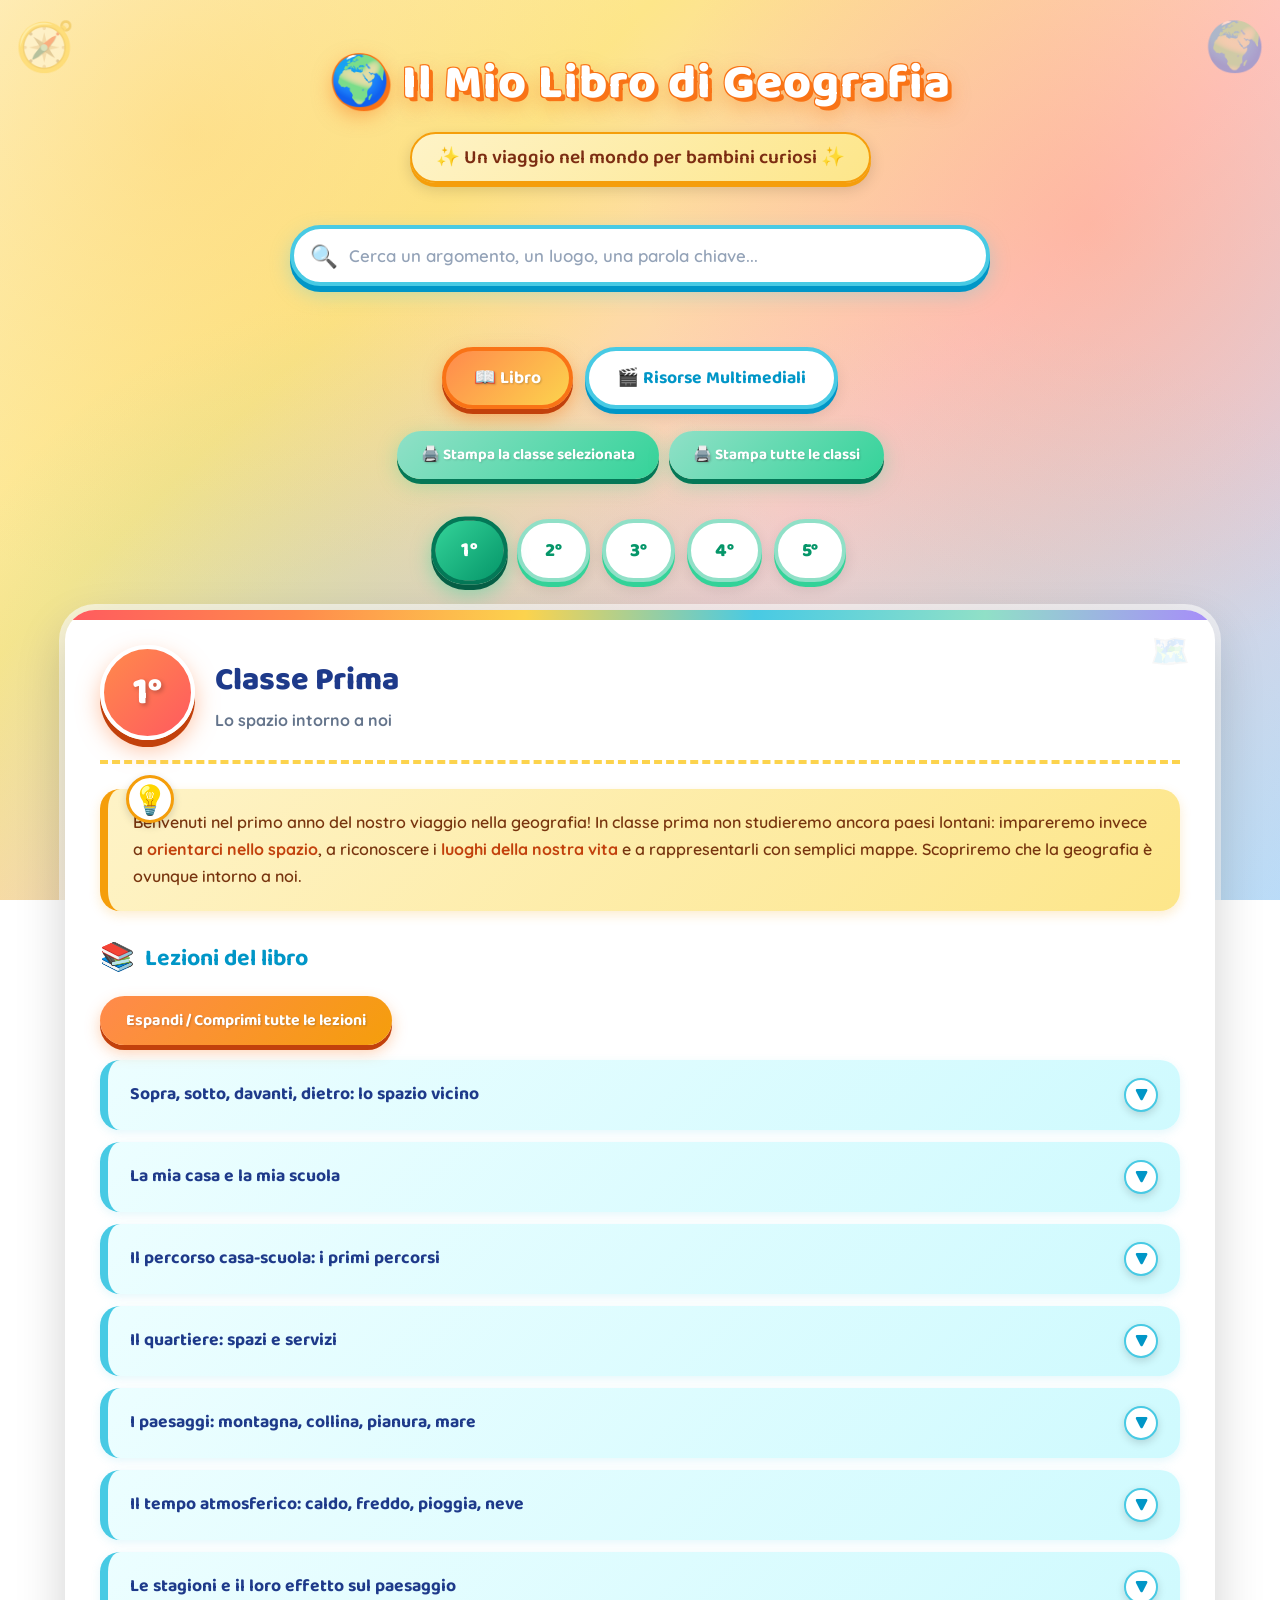
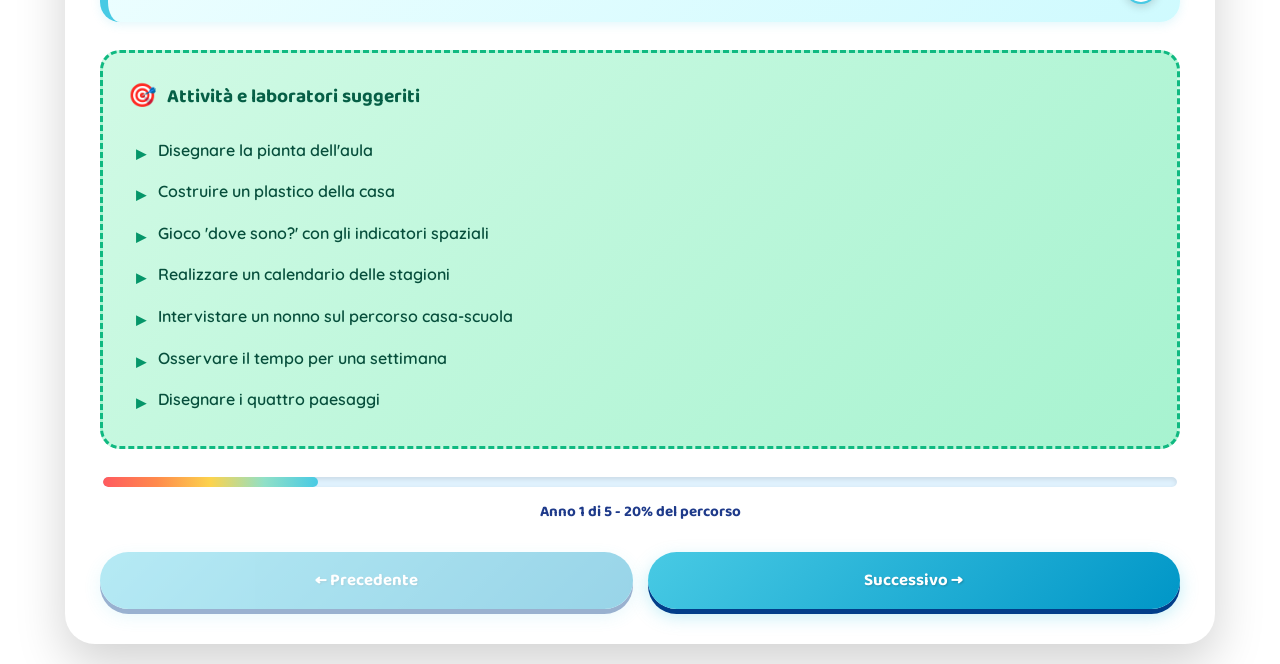
<file: Geografia.html>
<!DOCTYPE html>
<html lang="it">
<head>
<meta charset="UTF-8">
<meta name="viewport" content="width=device-width, initial-scale=1.0">
<title>Libro di Geografia - Scuola Primaria</title>
<link href="https://fonts.googleapis.com/css2?family=Baloo+2:wght@400;500;600;700;800&family=Quicksand:wght@400;500;600;700&display=swap" rel="stylesheet">
<style>
  * { margin: 0; padding: 0; box-sizing: border-box; }

  body {
    font-family: 'Quicksand', 'Segoe UI', Tahoma, sans-serif;
    background: 
      radial-gradient(circle at 15% 15%, rgba(255, 200, 87, 0.35) 0%, transparent 35%),
      radial-gradient(circle at 85% 25%, rgba(255, 138, 76, 0.3) 0%, transparent 35%),
      radial-gradient(circle at 30% 85%, rgba(72, 202, 228, 0.3) 0%, transparent 40%),
      radial-gradient(circle at 75% 90%, rgba(144, 224, 199, 0.3) 0%, transparent 40%),
      linear-gradient(135deg, #FEF3C7 0%, #FDE68A 30%, #FECACA 60%, #BFDBFE 100%);
    background-attachment: fixed;
    min-height: 100vh;
    padding: 20px;
    color: #2D3748;
    position: relative;
  }

  /* Bussola decorativa in alto a sinistra */
  body::before {
    content: "🧭";
    position: fixed;
    top: 15px;
    left: 15px;
    font-size: 3em;
    opacity: 0.35;
    z-index: 0;
    pointer-events: none;
    animation: rotateCompass 20s linear infinite;
  }
  /* Mappamondo decorativo in alto a destra */
  body::after {
    content: "🌍";
    position: fixed;
    top: 15px;
    right: 15px;
    font-size: 3em;
    opacity: 0.35;
    z-index: 0;
    pointer-events: none;
    animation: floatGlobe 6s ease-in-out infinite;
  }
  @keyframes rotateCompass {
    0% { transform: rotate(0deg); }
    100% { transform: rotate(360deg); }
  }
  @keyframes floatGlobe {
    0%, 100% { transform: translateY(0) scale(1); }
    50% { transform: translateY(-8px) scale(1.05); }
  }

  .container { max-width: 1150px; margin: 0 auto; position: relative; z-index: 1; }

  /* ===================== HEADER ===================== */
  header {
    text-align: center;
    padding: 25px 20px 20px 20px;
    margin-bottom: 22px;
  }
  header h1 {
    font-family: 'Baloo 2', sans-serif;
    font-size: 3em;
    margin-bottom: 10px;
    color: #FFFFFF;
    text-shadow: 
      4px 4px 0 #F97316,
      -1px -1px 0 #F97316,
      1px -1px 0 #F97316,
      -1px 1px 0 #F97316,
      1px 1px 0 #F97316,
      0 8px 20px rgba(249, 115, 22, 0.5);
    letter-spacing: 1px;
    font-weight: 800;
  }
  header p {
    font-family: 'Baloo 2', sans-serif;
    font-size: 1.2em;
    color: #7C2D12;
    font-weight: 600;
    background: linear-gradient(135deg, #FEF3C7, #FDE68A);
    display: inline-block;
    padding: 8px 24px;
    border-radius: 30px;
    box-shadow: 0 4px 0 #F59E0B, 0 6px 15px rgba(0,0,0,0.15);
    border: 2px solid #F59E0B;
  }

  /* ===================== BARRA DI RICERCA ===================== */
  .search-bar { position: relative; max-width: 700px; margin: 0 auto 22px auto; }
  .search-bar input {
    width: 100%;
    padding: 16px 55px 16px 55px;
    border: 4px solid #48CAE4;
    border-radius: 50px;
    font-family: 'Quicksand', sans-serif;
    font-size: 1.05em;
    font-weight: 700;
    background: white;
    color: #1E3A8A;
    outline: none;
    transition: all 0.3s ease;
    box-shadow: 0 6px 0 #0096C7, 0 8px 20px rgba(72, 202, 228, 0.35);
  }
  .search-bar input:focus {
    border-color: #FF8A4C;
    box-shadow: 0 6px 0 #E85D04, 0 10px 25px rgba(255, 138, 76, 0.45);
    transform: translateY(-2px);
  }
  .search-bar input::placeholder { color: #94A3B8; font-weight: 600; }
  .search-icon {
    position: absolute;
    left: 20px;
    top: 50%;
    transform: translateY(-50%);
    font-size: 1.4em;
    pointer-events: none;
  }
  .search-clear {
    position: absolute; right: 15px; top: 50%; transform: translateY(-50%);
    background: #FF5A5F; color: white; border: none;
    width: 30px; height: 30px; border-radius: 50%; cursor: pointer;
    font-weight: bold; display: none; align-items: center; justify-content: center; font-size: 1em;
    box-shadow: 0 3px 8px rgba(255, 90, 95, 0.5);
    transition: transform 0.2s ease;
  }
  .search-clear:hover { transform: translateY(-50%) scale(1.15) rotate(90deg); }
  .search-clear.visible { display: flex; }

  .search-results-info {
    text-align: center;
    color: #7C2D12;
    font-family: 'Baloo 2', sans-serif;
    font-size: 1.05em;
    margin-bottom: 15px;
    min-height: 24px;
    font-weight: 600;
  }
  .search-highlight {
    background: #FCD34D;
    padding: 1px 5px;
    border-radius: 6px;
    font-weight: 800;
    color: #7C2D12;
  }

  /* ===================== TAB ===================== */
  .main-tabs { display: flex; justify-content: center; gap: 12px; margin-bottom: 22px; flex-wrap: wrap; }
  .main-tab {
    background: white;
    border: 4px solid #48CAE4;
    color: #0096C7;
    padding: 13px 28px;
    border-radius: 50px;
    cursor: pointer;
    font-family: 'Baloo 2', sans-serif;
    font-size: 1.1em;
    font-weight: 700;
    transition: all 0.3s ease;
    box-shadow: 0 5px 0 #0096C7, 0 7px 15px rgba(0,0,0,0.1);
  }
  .main-tab:hover { transform: translateY(-3px); box-shadow: 0 8px 0 #0096C7, 0 10px 20px rgba(0,0,0,0.15); }
  .main-tab.active {
    background: linear-gradient(135deg, #FF8A4C, #FCD34D);
    color: white;
    border-color: #F97316;
    box-shadow: 0 5px 0 #C2410C, 0 8px 18px rgba(249, 115, 22, 0.5);
    text-shadow: 1px 1px 2px rgba(0,0,0,0.2);
  }

  .section { display: none; animation: fadeIn 0.5s ease; }
  .section.active { display: block; }

  @keyframes fadeIn { from { opacity: 0; transform: translateY(20px); } to { opacity: 1; transform: translateY(0); } }

  /* ===================== NAV CLASSE ===================== */
  .timeline-nav { display: flex; justify-content: center; flex-wrap: wrap; gap: 12px; margin-bottom: 28px; }
  .nav-btn {
    background: white;
    border: 4px solid #90E0C7;
    color: #059669;
    padding: 12px 24px;
    border-radius: 50px;
    cursor: pointer;
    font-family: 'Baloo 2', sans-serif;
    font-size: 1.2em;
    font-weight: 800;
    transition: all 0.3s ease;
    box-shadow: 0 5px 0 #34D399, 0 7px 15px rgba(0,0,0,0.1);
    min-width: 70px;
  }
  .nav-btn:hover { transform: translateY(-3px) rotate(-3deg); box-shadow: 0 8px 0 #34D399, 0 10px 20px rgba(0,0,0,0.15); }
  .nav-btn.active {
    background: linear-gradient(135deg, #34D399, #059669);
    color: white;
    border-color: #047857;
    box-shadow: 0 5px 0 #065F46, 0 8px 18px rgba(52, 211, 153, 0.5);
    transform: scale(1.08);
  }

  /* ===================== CARD CLASSE ===================== */
  .year-card {
    background: white;
    border-radius: 30px;
    padding: 35px;
    box-shadow: 0 20px 50px rgba(0,0,0,0.18), 0 0 0 6px rgba(255,255,255,0.6);
    animation: fadeIn 0.5s ease;
    display: none;
    position: relative;
    overflow: hidden;
  }
  .year-card::before {
    content: "";
    position: absolute;
    top: 0;
    left: 0;
    right: 0;
    height: 10px;
    background: linear-gradient(90deg, #FF5A5F, #FF8A4C, #FCD34D, #48CAE4, #90E0C7, #A78BFA);
  }
  .year-card::after {
    content: "🗺️";
    position: absolute;
    top: 20px;
    right: 25px;
    font-size: 2em;
    opacity: 0.15;
    pointer-events: none;
  }
  .year-card.active { display: block; }

  .year-header {
    display: flex;
    align-items: center;
    gap: 20px;
    margin-bottom: 25px;
    padding-bottom: 20px;
    border-bottom: 4px dashed #FCD34D;
    flex-wrap: wrap;
  }
  .year-badge {
    background: linear-gradient(135deg, #FF8A4C, #FF5A5F);
    color: white;
    width: 95px;
    height: 95px;
    border-radius: 50%;
    display: flex;
    align-items: center;
    justify-content: center;
    font-family: 'Baloo 2', sans-serif;
    font-size: 2.4em;
    font-weight: 800;
    flex-shrink: 0;
    box-shadow: 0 7px 0 #C2410C, 0 10px 22px rgba(255, 138, 76, 0.5);
    text-shadow: 2px 2px 4px rgba(0,0,0,0.25);
    border: 4px solid white;
    animation: wiggleBadge 5s ease-in-out infinite;
  }
  @keyframes wiggleBadge {
    0%, 100% { transform: rotate(0deg); }
    25% { transform: rotate(-5deg); }
    75% { transform: rotate(5deg); }
  }
  .year-title h2 {
    color: #1E3A8A;
    font-family: 'Baloo 2', sans-serif;
    font-size: 2em;
    margin-bottom: 4px;
    font-weight: 800;
  }
  .year-title p { color: #64748B; font-size: 1em; font-weight: 700; }

  .book-intro {
    background: linear-gradient(135deg, #FEF3C7, #FDE68A);
    border-radius: 20px;
    padding: 20px 25px;
    margin-bottom: 25px;
    border-left: 8px solid #F59E0B;
    color: #78350F;
    line-height: 1.7;
    font-size: 1em;
    font-weight: 600;
    box-shadow: 0 4px 12px rgba(245, 158, 11, 0.2);
    position: relative;
  }
  .book-intro::before {
    content: "💡";
    position: absolute;
    top: -14px;
    left: 18px;
    font-size: 1.8em;
    background: white;
    border-radius: 50%;
    width: 42px;
    height: 42px;
    display: flex;
    align-items: center;
    justify-content: center;
    box-shadow: 0 3px 8px rgba(0,0,0,0.15);
    border: 3px solid #F59E0B;
  }
  .book-intro strong { color: #C2410C; }

  /* ===================== ARGOMENTI ===================== */
  .theme-section { margin-bottom: 28px; }
  .theme-section h3 {
    color: #0096C7;
    font-family: 'Baloo 2', sans-serif;
    font-size: 1.45em;
    margin-bottom: 15px;
    display: flex;
    align-items: center;
    gap: 10px;
    font-weight: 700;
  }
  .theme-section h3::before { content: "📚"; font-size: 1.2em; }

  .topic-list { list-style: none; }
  .topic-item {
    background: linear-gradient(135deg, #ECFEFF, #CFFAFE);
    border-left: 8px solid #48CAE4;
    margin-bottom: 12px;
    border-radius: 20px;
    overflow: hidden;
    transition: all 0.3s ease;
    box-shadow: 0 3px 10px rgba(72, 202, 228, 0.15);
  }
  .topic-item:hover { box-shadow: 0 8px 20px rgba(72, 202, 228, 0.3); transform: translateX(4px); }
  .topic-item.open {
    border-left-color: #F59E0B;
    background: linear-gradient(135deg, #FEF3C7, #FDE68A);
  }

  .topic-header {
    padding: 18px 22px;
    cursor: pointer;
    display: flex;
    justify-content: space-between;
    align-items: center;
    gap: 15px;
    font-family: 'Baloo 2', sans-serif;
    font-size: 1.1em;
    line-height: 1.5;
    user-select: none;
    transition: background 0.2s ease;
    font-weight: 700;
    color: #1E3A8A;
  }
  .topic-header:hover { background: rgba(72, 202, 228, 0.1); }
  .topic-item.open .topic-header { background: rgba(245, 158, 11, 0.15); color: #7C2D12; }

  .topic-toggle-icon {
    color: #0096C7;
    font-size: 1.2em;
    font-weight: bold;
    transition: transform 0.3s ease;
    flex-shrink: 0;
    width: 34px;
    height: 34px;
    background: white;
    border-radius: 50%;
    display: flex;
    align-items: center;
    justify-content: center;
    box-shadow: 0 3px 8px rgba(0,0,0,0.15);
    border: 2px solid #48CAE4;
  }
  .topic-item.open .topic-toggle-icon {
    transform: rotate(180deg);
    background: linear-gradient(135deg, #FF8A4C, #F59E0B);
    color: white;
    border-color: #F59E0B;
  }

  .topic-body { max-height: 0; overflow: hidden; transition: max-height 0.9s ease; padding: 0 22px; }
  .topic-item.open .topic-body { max-height: 40000px; padding: 0 22px 22px 22px; }

  .topic-detail {
    background: white;
    border-radius: 16px;
    padding: 25px;
    margin-top: 5px;
    border: 3px solid #FCD34D;
    box-shadow: 0 5px 15px rgba(0,0,0,0.08);
  }

  .topic-detail h4 {
    color: #C2410C;
    font-family: 'Baloo 2', sans-serif;
    font-size: 1.15em;
    margin-bottom: 12px;
    display: flex;
    align-items: center;
    gap: 8px;
    margin-top: 24px;
    padding-bottom: 8px;
    border-bottom: 3px dotted #FECACA;
    font-weight: 700;
  }
  .topic-detail h4:first-child { margin-top: 0; }

  .lezione-text {
    color: #334155;
    font-size: 1.02em;
    line-height: 1.85;
    text-align: justify;
    font-weight: 500;
  }
  .lezione-text p { margin-bottom: 15px; }
  .lezione-text p:last-child { margin-bottom: 0; }

  .lezione-text .capolettera::first-letter {
    font-family: 'Baloo 2', sans-serif;
    font-size: 3.2em;
    font-weight: 800;
    float: left;
    line-height: 0.85;
    margin: 8px 12px 0 0;
    color: #F97316;
    text-shadow: 3px 3px 0 #FCD34D;
  }

  /* ===================== BOX ===================== */
  .box-approfondimento, .box-curiosita, .box-personaggi, .box-vita,
  .box-fonti, .box-oggi, .box-glossario, .box-attivita {
    border-radius: 16px;
    padding: 18px 22px;
    margin: 12px 0;
    font-size: 0.98em;
    line-height: 1.7;
    border-left: 6px solid;
    font-weight: 500;
    box-shadow: 0 3px 10px rgba(0,0,0,0.06);
  }
  .box-approfondimento { background: linear-gradient(135deg, #DBEAFE, #BFDBFE); color: #1E3A8A; border-left-color: #3B82F6; }
  .box-curiosita { background: linear-gradient(135deg, #FEF3C7, #FDE68A); color: #78350F; border-left-color: #F59E0B; }
  .box-personaggi { background: linear-gradient(135deg, #EDE9FE, #DDD6FE); color: #4C1D95; border-left-color: #8B5CF6; }
  .box-vita { background: linear-gradient(135deg, #CFFAFE, #A5F3FC); color: #164E63; border-left-color: #06B6D4; }
  .box-fonti { background: linear-gradient(135deg, #FCE7F3, #FBCFE8); color: #831843; border-left-color: #EC4899; }
  .box-oggi { background: linear-gradient(135deg, #D1FAE5, #A7F3D0); color: #065F46; border-left-color: #10B981; }
  .box-glossario { background: linear-gradient(135deg, #FEF9C3, #FEF08A); color: #713F12; border-left-color: #EAB308; }
  .box-attivita { background: linear-gradient(135deg, #FFEDD5, #FED7AA); color: #7C2D12; border-left-color: #F97316; }

  .box-personaggi ul, .box-fonti ul, .box-glossario ul, .box-attivita ul { list-style: none; margin-top: 8px; }
  .box-personaggi li { padding: 5px 0 5px 26px; position: relative; }
  .box-personaggi li::before { content: "👤"; position: absolute; left: 0; font-size: 0.95em; }
  .box-fonti li { padding: 5px 0 5px 26px; position: relative; }
  .box-fonti li::before { content: "🔎"; position: absolute; left: 0; font-size: 0.95em; }
  .box-glossario li { padding: 5px 0 5px 22px; position: relative; }
  .box-glossario li::before { content: "📌"; position: absolute; left: 0; font-size: 0.85em; }
  .box-attivita li { padding: 5px 0 5px 26px; position: relative; }
  .box-attivita li::before { content: "✏️"; position: absolute; left: 0; font-size: 0.95em; }

  .box-cronologia {
    background: linear-gradient(135deg, #F1F5F9, #E2E8F0);
    border-radius: 16px;
    padding: 18px 22px;
    margin: 12px 0;
    border-left: 6px solid #64748B;
    box-shadow: 0 3px 10px rgba(0,0,0,0.06);
  }
  .box-cronologia .crono-title { color: #334155; font-family: 'Baloo 2', sans-serif; font-weight: 700; margin-bottom: 10px; font-size: 1em; }
  .box-cronologia ul { list-style: none; }
  .box-cronologia li { padding: 5px 0 5px 26px; position: relative; color: #475569; line-height: 1.6; font-size: 0.95em; }
  .box-cronologia li::before { content: "⏱"; position: absolute; left: 0; font-size: 0.95em; }

  .box-mappa {
    background: linear-gradient(135deg, #F5F3FF, #EDE9FE);
    border-radius: 16px;
    padding: 18px 24px;
    margin: 12px 0;
    border-left: 6px solid #8B5CF6;
    box-shadow: 0 3px 10px rgba(0,0,0,0.06);
  }
  .box-mappa .mappa-title { color: #6D28D9; font-family: 'Baloo 2', sans-serif; font-weight: 700; margin-bottom: 10px; font-size: 1em; }
  .box-mappa ul { list-style: none; }
  .box-mappa li { padding: 5px 0 5px 26px; position: relative; color: #444; line-height: 1.6; font-size: 0.95em; }
  .box-mappa li::before { content: "◆"; position: absolute; left: 4px; color: #8B5CF6; font-size: 0.85em; }
  .box-mappa ul ul li::before { content: "▸"; color: #A78BFA; }
  .box-mappa ul ul { padding-left: 14px; margin-top: 4px; }

  .box-verifica {
    background: linear-gradient(135deg, #FEE2E2, #FECACA);
    border-radius: 16px;
    padding: 18px 24px;
    margin: 12px 0;
    border-left: 6px solid #EF4444;
    box-shadow: 0 3px 10px rgba(0,0,0,0.06);
  }
  .box-verifica .verifica-title { color: #B91C1C; font-family: 'Baloo 2', sans-serif; font-weight: 700; margin-bottom: 10px; font-size: 1em; }
  .box-verifica ol, .box-verifica ul { padding-left: 24px; color: #7F1D1D; line-height: 1.7; font-size: 0.95em; }
  .box-verifica li { padding: 5px 0; }
  .box-verifica .vf { list-style: none; padding-left: 0; }
  .box-verifica .vf li { padding: 5px 0 5px 30px; position: relative; }
  .box-verifica .vf li::before { content: "◻"; position: absolute; left: 4px; font-size: 1.1em; }

  .expand-all-btn {
    background: linear-gradient(135deg, #FF8A4C, #F59E0B);
    border: none;
    color: white;
    padding: 12px 26px;
    border-radius: 50px;
    cursor: pointer;
    font-family: 'Baloo 2', sans-serif;
    font-size: 1em;
    font-weight: 700;
    transition: all 0.3s ease;
    margin-bottom: 15px;
    box-shadow: 0 5px 0 #C2410C, 0 7px 15px rgba(249, 115, 22, 0.35);
    text-shadow: 1px 1px 2px rgba(0,0,0,0.2);
  }
  .expand-all-btn:hover { transform: translateY(-3px); box-shadow: 0 8px 0 #C2410C, 0 10px 20px rgba(249, 115, 22, 0.45); }

  .activities {
    background: linear-gradient(135deg, #D1FAE5, #A7F3D0);
    padding: 25px;
    border-radius: 20px;
    margin-top: 25px;
    border: 3px dashed #10B981;
  }
  .activities h3 { color: #065F46; font-family: 'Baloo 2', sans-serif; margin-bottom: 15px; display: flex; align-items: center; gap: 10px; font-size: 1.2em; font-weight: 700; }
  .activities h3::before { content: "🎯"; font-size: 1.2em; }
  .activities ul { list-style: none; }
  .activities li { padding: 8px 0 8px 30px; position: relative; color: #064E3B; line-height: 1.6; font-weight: 600; font-size: 1em; }
  .activities li::before { content: "▸"; position: absolute; left: 8px; color: #059669; font-weight: bold; font-size: 1.2em; }

  .progress-bar { margin-top: 25px; background: #E0F2FE; border-radius: 20px; height: 16px; overflow: hidden; border: 3px solid white; box-shadow: inset 0 2px 5px rgba(0,0,0,0.1); }
  .progress-fill {
    height: 100%;
    background: linear-gradient(90deg, #FF5A5F, #FF8A4C, #FCD34D, #90E0C7, #48CAE4);
    border-radius: 20px;
    transition: width 0.5s ease;
  }
  .progress-label { text-align: center; margin-top: 10px; color: #1E3A8A; font-family: 'Baloo 2', sans-serif; font-size: 0.95em; font-weight: 700; }

  .controls { display: flex; justify-content: space-between; margin-top: 28px; gap: 15px; flex-wrap: wrap; }
  .ctrl-btn {
    background: linear-gradient(135deg, #48CAE4, #0096C7);
    color: white;
    border: none;
    padding: 15px 32px;
    border-radius: 50px;
    cursor: pointer;
    font-family: 'Baloo 2', sans-serif;
    font-size: 1.05em;
    font-weight: 700;
    transition: all 0.3s ease;
    flex: 1;
    min-width: 140px;
    box-shadow: 0 5px 0 #023E8A, 0 7px 18px rgba(72, 202, 228, 0.35);
    text-shadow: 1px 1px 2px rgba(0,0,0,0.2);
  }
  .ctrl-btn:hover:not(:disabled) { transform: translateY(-3px); box-shadow: 0 8px 0 #023E8A, 0 10px 22px rgba(72, 202, 228, 0.45); }
  .ctrl-btn:disabled { opacity: 0.4; cursor: not-allowed; }

  .print-btn {
    background: linear-gradient(135deg, #90E0C7, #34D399);
    border: none;
    color: white;
    padding: 12px 24px;
    border-radius: 50px;
    cursor: pointer;
    font-family: 'Baloo 2', sans-serif;
    font-size: 0.95em;
    font-weight: 700;
    transition: all 0.3s ease;
    box-shadow: 0 5px 0 #047857, 0 6px 20px rgba(52, 211, 153, 0.35);
    display: inline-flex;
    align-items: center;
    gap: 8px;
    margin-bottom: 20px;
    text-shadow: 1px 1px 2px rgba(0,0,0,0.15);
  }
  .print-btn:hover { transform: translateY(-3px); box-shadow: 0 8px 0 #047857, 0 10px 25px rgba(52, 211, 153, 0.45); }
  .print-controls { display: flex; justify-content: center; gap: 10px; margin-bottom: 20px; flex-wrap: wrap; }

  /* ===================== RISORSE ===================== */
  .resources-intro {
    background: white;
    border-radius: 25px;
    padding: 32px;
    margin-bottom: 22px;
    box-shadow: 0 12px 30px rgba(0,0,0,0.12);
    text-align: center;
    border: 4px solid #FCD34D;
    position: relative;
  }
  .resources-intro::before {
    content: "🌏";
    position: absolute;
    top: -25px;
    left: 50%;
    transform: translateX(-50%);
    font-size: 2.5em;
    background: white;
    border-radius: 50%;
    width: 60px;
    height: 60px;
    display: flex;
    align-items: center;
    justify-content: center;
    box-shadow: 0 4px 10px rgba(0,0,0,0.15);
    border: 3px solid #FCD34D;
  }
  .resources-intro h2 { color: #C2410C; font-family: 'Baloo 2', sans-serif; font-size: 1.9em; margin-bottom: 10px; margin-top: 10px; font-weight: 800; }
  .resources-intro p { color: #475569; font-size: 1.05em; line-height: 1.6; max-width: 700px; margin: 0 auto; font-weight: 600; }

  .resource-filters { display: flex; justify-content: center; flex-wrap: wrap; gap: 10px; margin-bottom: 22px; }
  .filter-btn {
    background: white;
    border: 3px solid #90E0C7;
    color: #059669;
    padding: 10px 22px;
    border-radius: 50px;
    cursor: pointer;
    font-family: 'Baloo 2', sans-serif;
    font-size: 0.95em;
    font-weight: 700;
    transition: all 0.3s ease;
    box-shadow: 0 4px 0 #34D399;
  }
  .filter-btn:hover { transform: translateY(-2px); box-shadow: 0 6px 0 #34D399; }
  .filter-btn.active {
    background: linear-gradient(135deg, #34D399, #059669);
    color: white;
    border-color: #047857;
    box-shadow: 0 4px 0 #065F46;
  }

  .resources-grid { display: grid; grid-template-columns: repeat(auto-fill, minmax(300px, 1fr)); gap: 20px; }

  .resource-card {
    background: white;
    border-radius: 22px;
    padding: 25px;
    box-shadow: 0 8px 25px rgba(0,0,0,0.1);
    transition: all 0.3s ease;
    display: flex;
    flex-direction: column;
    border-top: 8px solid #48CAE4;
    position: relative;
    overflow: hidden;
  }
  .resource-card:hover { transform: translateY(-8px) rotate(1deg); box-shadow: 0 15px 35px rgba(0,0,0,0.18); }
  .resource-card[data-type="video"] { border-top-color: #FF5A5F; }
  .resource-card[data-type="sito"] { border-top-color: #48CAE4; }
  .resource-card[data-type="app"] { border-top-color: #34D399; }
  .resource-card[data-type="podcast"] { border-top-color: #FF8A4C; }
  .resource-card[data-type="gioco"] { border-top-color: #A78BFA; }

  .resource-type-badge {
    display: inline-flex;
    align-items: center;
    gap: 6px;
    font-family: 'Baloo 2', sans-serif;
    font-size: 0.82em;
    font-weight: 700;
    padding: 6px 14px;
    border-radius: 50px;
    margin-bottom: 12px;
    align-self: flex-start;
    text-transform: uppercase;
  }
  .resource-card[data-type="video"] .resource-type-badge { background: #FEE2E2; color: #B91C1C; }
  .resource-card[data-type="sito"] .resource-type-badge { background: #DBEAFE; color: #1D4ED8; }
  .resource-card[data-type="app"] .resource-type-badge { background: #D1FAE5; color: #047857; }
  .resource-card[data-type="podcast"] .resource-type-badge { background: #FEF3C7; color: #B45309; }
  .resource-card[data-type="gioco"] .resource-type-badge { background: #EDE9FE; color: #6D28D9; }

  .resource-card h3 { color: #1E3A8A; font-family: 'Baloo 2', sans-serif; font-size: 1.15em; margin-bottom: 10px; line-height: 1.4; font-weight: 700; }
  .resource-card p { color: #475569; font-size: 0.95em; line-height: 1.6; margin-bottom: 14px; flex-grow: 1; font-weight: 500; }
  .resource-meta { display: flex; flex-wrap: wrap; gap: 6px; margin-bottom: 14px; }
  .meta-tag { background: #F1F5F9; color: #475569; font-size: 0.78em; padding: 5px 12px; border-radius: 20px; font-weight: 700; }

  .resource-link {
    display: inline-flex;
    align-items: center;
    gap: 8px;
    background: linear-gradient(135deg, #FF8A4C, #F59E0B);
    color: white;
    text-decoration: none;
    padding: 12px 20px;
    border-radius: 50px;
    font-family: 'Baloo 2', sans-serif;
    font-weight: 700;
    font-size: 0.95em;
    transition: all 0.3s ease;
    align-self: flex-start;
    box-shadow: 0 4px 0 #C2410C;
    text-shadow: 1px 1px 2px rgba(0,0,0,0.15);
  }
  .resource-link:hover { transform: translateX(5px); box-shadow: 0 6px 0 #C2410C, 0 8px 15px rgba(249, 115, 22, 0.4); }

  .no-results { grid-column: 1 / -1; text-align: center; color: #1E3A8A; font-family: 'Baloo 2', sans-serif; font-size: 1.15em; font-weight: 700; padding: 50px; background: rgba(255,255,255,0.95); border-radius: 22px; border: 4px dashed #FCD34D; }

  /* ===================== STAMPA ===================== */
  @media print {
    @page { margin: 1.5cm; }
    html, body {
      background: white !important;
      padding: 0 !important;
      margin: 0 !important;
      color: black !important;
      font-size: 11pt;
      font-family: Georgia, 'Times New Roman', serif;
    }
    body::before, body::after { display: none !important; }
    .container { max-width: 100% !important; }
    header, .main-tabs, .search-bar, .search-results-info, .timeline-nav, .controls,
    .print-btn, .print-controls, .expand-all-btn, .topic-toggle-icon, .progress-bar, .progress-label,
    .main-tab, .nav-btn, #risorse, .resource-filters, .resource-link, .resources-grid, .no-results {
      display: none !important;
    }
    .year-card {
      display: none !important;
      box-shadow: none !important;
      border-radius: 0 !important;
      padding: 0 !important;
      margin: 0 !important;
      animation: none !important;
      background: white !important;
    }
    .year-card::before, .year-card::after { display: none !important; }
    .year-card.print-target {
      display: block !important;
      margin-bottom: 20pt !important;
      page-break-after: always !important;
    }
    .year-card.print-target:last-child { page-break-after: auto !important; }
    .topic-item {
      display: block !important;
      background: white !important;
      border-left: 3px solid #333 !important;
      margin-bottom: 10pt !important;
      page-break-inside: avoid !important;
      box-shadow: none !important;
    }
    .topic-body { max-height: none !important; overflow: visible !important; height: auto !important; padding: 8pt 12pt !important; display: block !important; }
    .topic-header { background: #f0f0f0 !important; color: black !important; padding: 8pt 12pt !important; font-size: 11pt !important; page-break-after: avoid !important; -webkit-print-color-adjust: exact; print-color-adjust: exact; }
    .year-header { border-bottom: 2px solid #333 !important; padding-bottom: 8pt !important; margin-bottom: 15pt !important; page-break-after: avoid !important; }
    .year-badge { background: #333 !important; color: white !important; box-shadow: none !important; width: 50pt !important; height: 50pt !important; font-size: 1.5em !important; animation: none !important; -webkit-print-color-adjust: exact; print-color-adjust: exact; }
    .year-title h2 { color: black !important; font-size: 18pt !important; font-family: Georgia, serif !important; }
    .year-title p { color: #555 !important; }
    .book-intro { background: #f5f5f5 !important; border-left: 4px solid #333 !important; color: black !important; padding: 8pt 12pt !important; font-size: 10pt !important; -webkit-print-color-adjust: exact; print-color-adjust: exact; }
    .book-intro::before { display: none !important; }
    .theme-section h3 { color: black !important; font-size: 14pt !important; margin: 15pt 0 8pt 0 !important; page-break-after: avoid !important; }
    .theme-section h3::before { content: "" !important; }
    .topic-detail { padding: 8pt 0 !important; border: none !important; box-shadow: none !important; background: white !important; }
    .topic-detail h4 { color: black !important; border-bottom: 1px solid #ccc !important; margin-top: 10pt !important; font-size: 10pt !important; page-break-after: avoid !important; }
    .lezione-text { color: black !important; text-align: justify !important; font-size: 10pt !important; line-height: 1.5 !important; }
    .lezione-text p { margin-bottom: 6pt !important; }
    .lezione-text .capolettera::first-letter { color: black !important; font-size: 2.5em !important; text-shadow: none !important; }
    .box-approfondimento, .box-curiosita, .box-personaggi, .box-vita,
    .box-fonti, .box-oggi, .box-glossario, .box-attivita,
    .box-cronologia, .box-mappa, .box-verifica {
      background: #f9f9f9 !important; border-left: 3px solid #666 !important;
      color: black !important; padding: 6pt 10pt !important;
      margin: 6pt 0 !important; font-size: 9.5pt !important;
      page-break-inside: avoid !important; box-shadow: none !important;
      -webkit-print-color-adjust: exact; print-color-adjust: exact;
    }
    .box-verifica .verifica-title, .box-mappa .mappa-title, .box-cronologia .crono-title { color: black !important; }
    .box-verifica ol, .box-verifica ul, .box-verifica li,
    .box-mappa li, .box-cronologia li, .box-glossario li,
    .box-personaggi li, .box-fonti li, .box-attivita li { color: black !important; font-size: 9.5pt !important; }
    .box-verifica .vf li::before { content: "□ " !important; }
    .activities { background: #f5f5f5 !important; page-break-inside: avoid !important; border: 1px solid #ccc !important; -webkit-print-color-adjust: exact; print-color-adjust: exact; }
    .activities h3 { color: black !important; }
    .activities h3::before { content: "" !important; }
    .activities li { color: black !important; font-size: 10pt !important; }
    .activities li::before { content: "• " !important; color: black !important; }
    a { color: black !important; text-decoration: none !important; }
  }

  @media (max-width: 768px) {
    body { padding: 12px; }
    header h1 { font-size: 2em; }
    header p { font-size: 1em; }
    .search-bar input { padding: 14px 45px 14px 45px; font-size: 0.95em; }
    .year-card { padding: 22px; border-radius: 22px; }
    .year-badge { width: 70px; height: 70px; font-size: 1.7em; }
    .year-title h2 { font-size: 1.5em; }
    .nav-btn { padding: 10px 18px; font-size: 1em; min-width: 55px; }
    .ctrl-btn { padding: 13px 20px; font-size: 0.95em; }
    .main-tab { padding: 11px 20px; font-size: 1em; }
    .resources-grid { grid-template-columns: 1fr; }
    .resources-intro { padding: 22px; }
    .resources-intro h2 { font-size: 1.5em; }
    .topic-header { padding: 14px 15px; font-size: 1em; }
    .topic-detail { padding: 18px; }
    .lezione-text { font-size: 0.98em; text-align: left; }
  }
</style>
</head>
<body>
<div class="container">
  <header>
    <h1>🌍 Il Mio Libro di Geografia</h1>
    <p>✨ Un viaggio nel mondo per bambini curiosi ✨</p>
  </header>

  <div class="search-bar">
    <span class="search-icon">🔍</span>
    <input type="text" id="searchInput" placeholder="Cerca un argomento, un luogo, una parola chiave...">
    <button class="search-clear" id="searchClear" title="Cancella ricerca">✕</button>
  </div>
  <div class="search-results-info" id="searchInfo"></div>

  <div class="main-tabs">
    <button class="main-tab active" onclick="switchSection('programma', this)">📖 Libro</button>
    <button class="main-tab" onclick="switchSection('risorse', this)">🎬 Risorse Multimediali</button>
  </div>

  <section id="programma" class="section active">
    <div class="print-controls">
      <button class="print-btn" onclick="printCurrent()">🖨️ Stampa la classe selezionata</button>
      <button class="print-btn" onclick="printAll()">🖨️ Stampa tutte le classi</button>
    </div>
    <div class="timeline-nav" id="navButtons"></div>
    <div id="yearCards"></div>
  </section>

  <section id="risorse" class="section">
    <div class="resources-intro">
      <h2>Risorse Multimediali per la Geografia</h2>
      <p>Una raccolta di video, siti web, app, podcast e giochi educativi per esplorare il mondo.</p>
    </div>
    <div class="resource-filters" id="resourceFilters">
      <button class="filter-btn active" data-filter="tutti">Tutti</button>
      <button class="filter-btn" data-filter="video">🎥 Video</button>
      <button class="filter-btn" data-filter="sito">🌐 Siti</button>
      <button class="filter-btn" data-filter="app">📱 App</button>
      <button class="filter-btn" data-filter="podcast">🎧 Podcast</button>
      <button class="filter-btn" data-filter="gioco">🎮 Giochi</button>
    </div>
    <div class="resources-grid" id="resourcesGrid"></div>
  </section>
</div>

<script>
  /* ============================================================
     PROGRAMMA DI GEOGRAFIA - SCUOLA PRIMARIA
  ============================================================ */
  const programmi = [
    /* ===================== CLASSE PRIMA ===================== */
    {
      anno: 1, titolo: "Classe Prima", sottotitolo: "Lo spazio intorno a noi",
      introduzione: "Benvenuti nel primo anno del nostro viaggio nella geografia! In classe prima non studieremo ancora paesi lontani: impareremo invece a <strong>orientarci nello spazio</strong>, a riconoscere i <strong>luoghi della nostra vita</strong> e a rappresentarli con semplici mappe. Scopriremo che la geografia è ovunque intorno a noi.",
      argomenti: [
        {
          titolo: "Sopra, sotto, davanti, dietro: lo spazio vicino",
          lezione: [
            "Lo spazio intorno a noi è fatto di relazioni: sopra, sotto, davanti, dietro, vicino, lontano, dentro, fuori. Questi concetti ci aiutano a orientarci nella nostra aula, in casa, nel cortile. Sono le prime parole della geografia!",
            "Immagina di essere in classe: il tuo banco è davanti alla cattedra, la lavagna è davanti a te, lo zaino è sotto il banco, la finestra è a destra o a sinistra. Ecco: stai già usando gli indicatori spaziali per descrivere lo spazio!",
            "Gli indicatori spaziali sono le parole che ci aiutano a collocare gli oggetti nello spazio: sopra, sotto, davanti, dietro, vicino, lontano, dentro, fuori, in alto, in basso, a destra, a sinistra. Sono come delle bussole invisibili che ci aiutano a muoverci.",
            "Anche il corpo ha i suoi riferimenti: la testa è in alto, i piedi sono in basso, la mano destra e la mano sinistra ci aiutano a orientarci. Imparare a distinguere destra e sinistra è importante per muoversi nello spazio.",
            "Osservare lo spazio intorno a noi è il primo passo per capire il mondo. La geografia comincia da qui: dal nostro banco, dalla nostra aula, dalla nostra casa, dal nostro cortile."
          ],
          approfondimento: "Gli indicatori spaziali sono le parole che ci aiutano a collocare gli oggetti nello spazio: sopra, sotto, davanti, dietro, vicino, lontano, dentro, fuori. Sono i primi strumenti della geografia.",
          personaggi: [
            { nome: "Il cartografo", descrizione: "chi disegna le mappe, rappresentando lo spazio su un foglio." },
            { nome: "L'esploratore", descrizione: "chi scopre nuovi luoghi e li descrive agli altri." },
            { nome: "Il geografo", descrizione: "lo studioso che osserva e descrive la Terra e i suoi paesaggi." }
          ],
          vita: "La nostra giornata si svolge in spazi diversi: casa, scuola, strada, parco. Ognuno ha le sue regole e le sue caratteristiche. Imparare a riconoscere questi spazi ci aiuta a muoverci con sicurezza e a rispettare gli ambienti in cui viviamo.",
          fonti: [
            "La pianta dell'aula",
            "Le fotografie dei luoghi",
            "Le mappe semplici",
            "Le indicazioni di chi ci accompagna"
          ],
          curiosita: "Le prime mappe della storia risalgono a migliaia di anni fa: gli uomini preistorici disegnavano i territori di caccia su pietra o ossa. Erano le prime forme di geografia!",
          oggi: "Oggi usiamo il GPS, che sfrutta i satelliti per localizzarci ovunque. Ma le parole della geografia (sopra, sotto, davanti, dietro) sono sempre le stesse: ci aiutano a orientarci anche nel mondo digitale.",
          cronologia: [
            { data: "Preistoria", evento: "prime mappe su pietra" },
            { data: "Antichità", evento: "mappe dei Greci e Romani" },
            { data: "Oggi", evento: "GPS e mappe digitali" }
          ],
          glossario: [
            { termine: "Mappa", definizione: "una rappresentazione grafica di uno spazio" },
            { termine: "Spazio", definizione: "l'ambiente intorno a noi" },
            { termine: "Orientarsi", definizione: "trovare la propria posizione e la direzione" },
            { termine: "Indicatore spaziale", definizione: "una parola che colloca un oggetto nello spazio" }
          ],
          mappa: [
            { nodo: "Indicatori spaziali", figli: ["Sopra / Sotto", "Davanti / Dietro", "Vicino / Lontano", "Dentro / Fuori", "Destra / Sinistra"] },
            { nodo: "Spazi della vita", figli: ["Casa", "Scuola", "Strada", "Parco"] }
          ],
          verifica: [
            "Fai un esempio di 'sopra' e uno di 'sotto'.",
            "Disegna la tua aula con i banchi e la cattedra.",
            "Elenca tre indicatori spaziali che conosci.",
            "Racconta il percorso che fai da casa a scuola.",
            "Che cos'è una mappa?"
          ],
          verificaVF: [
            "Sopra e sotto sono indicatori spaziali (V/F)",
            "Il GPS è uno strumento di orientamento (V/F)",
            "Destra e sinistra non servono per orientarsi (V/F)",
            "La geografia studia lo spazio intorno a noi (V/F)",
            "Una mappa rappresenta uno spazio (V/F)"
          ],
          attivitaPratiche: [
            "Disegna la pianta della tua aula",
            "Gioco 'dove sono?' con gli indicatori spaziali",
            "Costruisci una mappa del tuo percorso casa-scuola",
            "Fotografa tre spazi della tua scuola e descrivili"
          ]
        },
        {
          titolo: "La mia casa e la mia scuola",
          lezione: [
            "La casa e la scuola sono i primi spazi che impariamo a conoscere. Ogni casa ha stanze con funzioni diverse: cucina, camera, bagno, soggiorno. Anche la scuola ha spazi diversi: aula, palestra, mensa, cortile, segreteria.",
            "Ogni ambiente ha una funzione precisa: la cucina serve a preparare il cibo, la camera a dormire, l'aula a studiare, la palestra a fare movimento. Riconoscere gli spazi aiuta a muoversi con sicurezza.",
            "Imparare a disegnare la pianta degli spazi è un modo per rappresentarli. La pianta è il disegno di uno spazio visto dall'alto. Con la pianta possiamo vedere dove sono le porte, le finestre, i mobili.",
            "Ogni spazio ha le sue regole: in casa si rispettano i genitori, a scuola si rispetta l'insegnante, in cortile si gioca insieme agli altri. Le regole servono per vivere bene insieme.",
            "La casa e la scuola sono i primi luoghi della nostra geografia personale: impariamo a conoscerli, a rappresentarli, a rispettarli. Sono i luoghi in cui passiamo la maggior parte del nostro tempo."
          ],
          approfondimento: "Ogni ambiente ha una funzione precisa: la cucina serve a preparare il cibo, la camera a dormire, l'aula a studiare. Riconoscere gli spazi aiuta a muoversi con sicurezza e a rispettare le regole.",
          personaggi: [
            { nome: "L'architetto", descrizione: "progetta le case e gli edifici, pensando alle loro funzioni." },
            { nome: "L'insegnante", descrizione: "ci guida nella scuola e ci insegna a conoscere gli spazi." },
            { nome: "Il bidello", descrizione: "si prende cura degli spazi della scuola, li tiene puliti e in ordine." }
          ],
          vita: "Nella casa e nella scuola passiamo gran parte della giornata: è importante rispettare gli spazi e le regole. Ogni casa è diversa: ci sono case grandi e piccole, con giardino o con balcone. Anche le scuole sono diverse: ci sono scuole antiche e scuole moderne.",
          fonti: [
            "La pianta della casa",
            "La pianta della scuola",
            "Le fotografie degli ambienti",
            "I racconti degli adulti"
          ],
          curiosita: "Le case cambiano nel tempo e nello spazio: si va dalle capanne preistoriche ai grattacieli moderni. Ma in tutte le case c'è un posto per dormire, uno per cucinare, uno per stare insieme.",
          oggi: "Oggi le case sono progettate per essere confortevoli e sostenibili: pannelli solari, isolamento termico, materiali ecologici. Anche le scuole sono sempre più moderne e accoglienti.",
          cronologia: [
            { data: "Preistoria", evento: "capanne e caverne" },
            { data: "Antichità", evento: "case di mattoni e palazzi" },
            { data: "Oggi", evento: "case moderne e sostenibili" }
          ],
          glossario: [
            { termine: "Pianta", definizione: "il disegno di uno spazio visto dall'alto" },
            { termine: "Funzione", definizione: "lo scopo per cui uno spazio è stato costruito" },
            { termine: "Ambiente", definizione: "uno spazio con caratteristiche proprie" }
          ],
          mappa: [
            { nodo: "La casa", figli: ["Cucina", "Camera", "Bagno", "Soggiorno", "Balcone o giardino"] },
            { nodo: "La scuola", figli: ["Aula", "Palestra", "Mensa", "Cortile", "Segreteria"] }
          ],
          verifica: [
            "Quali stanze ci sono nella tua casa?",
            "Disegna la pianta della tua camera.",
            "Che cos'è la pianta di uno spazio?",
            "Quali spazi ci sono nella tua scuola?",
            "Perché è importante rispettare le regole degli spazi?"
          ],
          verificaVF: [
            "Ogni stanza ha una funzione (V/F)",
            "La scuola non ha spazi esterni (V/F)",
            "La pianta è il disegno di uno spazio visto dall'alto (V/F)",
            "Tutte le case sono uguali (V/F)",
            "Le regole servono per vivere bene insieme (V/F)"
          ],
          attivitaPratiche: [
            "Disegna la pianta della tua casa",
            "Costruisci un plastico della tua aula",
            "Scatta foto degli spazi della scuola e descrivili",
            "Inventa le regole per uno spazio della scuola"
          ]
        },
        {
          titolo: "Il percorso casa-scuola: i primi percorsi",
          lezione: [
            "Ogni giorno facciamo un percorso per andare da casa a scuola: a piedi, in auto, in bus, in bicicletta. Questo percorso è la nostra prima esperienza di geografia vissuta: impariamo a riconoscere le strade, i negozi, i palazzi, i punti di riferimento.",
            "Il percorso casa-scuola ha un inizio (casa), una fine (scuola) e tante tappe intermedie: la panetteria, il semaforo, il parco, la piazza. Ogni tappa è un punto di riferimento che ci aiuta a orientarci.",
            "Imparare a descrivere il percorso significa usare le parole della geografia: a destra, a sinistra, avanti, indietro, di fronte, accanto. Anche i punti di riferimento sono importanti: 'giro alla chiesa', 'passo davanti al bar'.",
            "Disegnare il percorso su un foglio è un modo per rappresentarlo. Possiamo usare simboli semplici: una casa per l'inizio, una scuola per la fine, delle frecce per le indicazioni. È la nostra prima mappa!",
            "Il percorso casa-scuola ci insegna anche a rispettare le regole della strada: attraversare sulle strisce, rispettare il semaforo, camminare sul marciapiede. La geografia è anche sicurezza e rispetto."
          ],
          approfondimento: "I punti di riferimento sono luoghi o oggetti che ci aiutano a orientarci: la chiesa, la piazza, il campanile, il grande albero. Sono come delle 'bussole' che ci dicono dove siamo.",
          personaggi: [
            { nome: "Il vigile urbano", descrizione: "regola il traffico e aiuta i pedoni ad attraversare." },
            { nome: "Il cartografo", descrizione: "disegna le mappe dei percorsi e delle città." },
            { nome: "Il nonno", descrizione: "racconta come si andava a scuola quando era piccolo." }
          ],
          vita: "Il percorso casa-scuola cambia a seconda della stagione, del tempo, del traffico. In inverno è buio, in estate c'è il sole. Imparare a riconoscere il percorso aiuta a non perdersi e a muoversi con sicurezza.",
          fonti: [
            "La mappa del quartiere",
            "Le fotografie delle strade",
            "I racconti di chi ci accompagna",
            "Le indicazioni stradali"
          ],
          curiosita: "Un tempo si andava a scuola a piedi, anche per chilometri. Oggi molti bambini vanno a scuola in auto o in bus. Il percorso casa-scuola è cambiato, ma è sempre una piccola avventura quotidiana!",
          oggi: "Oggi molti comuni organizzano i 'piedibus': gruppi di bambini che vanno a scuola a piedi accompagnati da adulti. È un modo per fare movimento, rispettare l'ambiente e socializzare.",
          cronologia: [
            { data: "Un tempo", evento: "si andava a scuola a piedi" },
            { data: "Oggi", evento: "auto, bus, piedibus" }
          ],
          glossario: [
            { termine: "Percorso", definizione: "il cammino da un luogo a un altro" },
            { termine: "Punto di riferimento", definizione: "un luogo o un oggetto che ci aiuta a orientarci" },
            { termine: "Mappa", definizione: "la rappresentazione di un percorso su un foglio" }
          ],
          mappa: [
            { nodo: "Il percorso casa-scuola", figli: ["Inizio (casa)", "Tappe intermedie", "Fine (scuola)"] },
            { nodo: "Punti di riferimento", figli: ["Chiesa", "Piazza", "Negozi", "Alberi"] }
          ],
          verifica: [
            "Descrivi il tuo percorso casa-scuola.",
            "Quali punti di riferimento incontri lungo il percorso?",
            "Disegna il tuo percorso su un foglio.",
            "Che cos'è un punto di riferimento?",
            "Perché è importante rispettare le regole della strada?"
          ],
          verificaVF: [
            "Il percorso casa-scuola ha un inizio e una fine (V/F)",
            "I punti di riferimento aiutano a orientarsi (V/F)",
            "Il percorso è sempre uguale (V/F)",
            "Il vigile urbano aiuta i pedoni (V/F)",
            "Il piedibus è un modo per andare a scuola a piedi (V/F)"
          ],
          attivitaPratiche: [
            "Disegna il tuo percorso casa-scuola con i punti di riferimento",
            "Scatta foto dei punti di riferimento del tuo percorso",
            "Intervista un nonno su come andava a scuola",
            "Inventa una mappa del tuo quartiere"
          ]
        },
        {
          titolo: "Il quartiere: spazi e servizi",
          lezione: [
            "Il quartiere è la parte della città dove viviamo. Ha spazi pubblici (piazze, parchi) e servizi (negozi, scuole, ambulatori, biblioteche). È come un piccolo mondo intorno a noi.",
            "Ogni quartiere ha le sue caratteristiche: c'è il quartiere residenziale (con le case), il quartiere commerciale (con i negozi), il quartiere industriale (con le fabbriche). Il nostro quartiere può avere un po' di tutto.",
            "Conoscere il proprio quartiere aiuta a viverlo meglio: sapere dove sono i negozi, la farmacia, la biblioteca, il parco. Il quartiere è la nostra prima comunità, dopo la famiglia e la scuola.",
            "Ogni quartiere ha una storia: alcuni sono antichi, altri sono nati da poco. Il nome delle strade racconta la storia del quartiere: via Roma, piazza Garibaldi, corso Vittorio Emanuele. Ogni nome è un pezzo di storia.",
            "Anche il quartiere ha i suoi problemi: il traffico, i rifiuti, la sicurezza. Conoscere il quartiere significa anche imparare a prendersene cura, a rispettarlo, a migliorarlo."
          ],
          approfondimento: "I servizi pubblici sono quelli offerti a tutti i cittadini: scuole, ospedali, biblioteche, trasporti, parchi. Sono spazi e attività di cui tutti possiamo usufruire.",
          personaggi: [
            { nome: "Il sindaco", descrizione: "amministra il Comune e si occupa del quartiere." },
            { nome: "Il vigile urbano", descrizione: "regola il traffico e garantisce la sicurezza." },
            { nome: "Il bibliotecario", descrizione: "gestisce la biblioteca del quartiere." },
            { nome: "Il commerciante", descrizione: "gestisce i negozi del quartiere." }
          ],
          vita: "Nel quartiere incontriamo persone, usiamo servizi, rispettiamo regole. Il quartiere è il nostro primo spazio sociale: qui impariamo a vivere con gli altri, a rispettare le regole, a prendersi cura degli spazi comuni.",
          fonti: [
            "La mappa del quartiere",
            "Le fotografie dei luoghi",
            "Le testimonianze degli abitanti",
            "I documenti del Comune"
          ],
          curiosita: "Alcuni quartieri sono antichissimi, altri sono nati da poco: ogni quartiere ha una storia. A Roma c'è il quartiere Trastevere, che ha più di 2.000 anni!",
          oggi: "Oggi i quartieri sono progettati per essere vivibili e sostenibili: con parchi, piste ciclabili, spazi per i bambini. La qualità della vita dipende anche da come è organizzato il quartiere.",
          cronologia: [
            { data: "Antichità", evento: "primi insediamenti" },
            { data: "Medioevo", evento: "borghi e quartieri storici" },
            { data: "Oggi", evento: "quartieri moderni e sostenibili" }
          ],
          glossario: [
            { termine: "Quartiere", definizione: "una parte della città" },
            { termine: "Servizio", definizione: "un'attività utile alla comunità" },
            { termine: "Comunità", definizione: "un gruppo di persone che vive nello stesso luogo" }
          ],
          mappa: [
            { nodo: "Il quartiere", figli: ["Spazi pubblici", "Servizi", "Abitazioni", "Strade", "Negozi"] },
            { nodo: "Tipi di quartiere", figli: ["Residenziale", "Commerciale", "Industriale"] }
          ],
          verifica: [
            "Quali servizi ci sono nel tuo quartiere?",
            "Disegna una mappa del tuo quartiere.",
            "Che differenza c'è tra spazio pubblico e spazio privato?",
            "Come si chiama una delle strade del tuo quartiere?",
            "Perché è importante prendersi cura del quartiere?"
          ],
          verificaVF: [
            "Il quartiere è una parte della città (V/F)",
            "I negozi sono servizi pubblici (V/F)",
            "Ogni quartiere ha una storia (V/F)",
            "Il sindaco amministra il Comune (V/F)",
            "Il quartiere non ha bisogno di cure (V/F)"
          ],
          attivitaPratiche: [
            "Passeggiata nel quartiere con la famiglia",
            "Disegna la mappa del quartiere",
            "Intervista un abitante del quartiere",
            "Crea un opuscolo dei servizi del quartiere"
          ]
        },
        {
          titolo: "I paesaggi: montagna, collina, pianura, mare",
          lezione: [
            "I paesaggi naturali si distinguono in quattro grandi tipi: montagna, collina, pianura, mare. Ogni paesaggio ha le sue caratteristiche: altezza, clima, vegetazione, animali.",
            "La montagna è alta, con cime e valli. La collina è più bassa. La pianura è piatta. Il mare è la distesa d'acqua salata. Ogni paesaggio ha il suo clima, la sua vegetazione, i suoi animali.",
            "Gli uomini si sono adattati ai paesaggi: in montagna costruiscono baite, in pianura coltivano campi, al mare pescano, in collina coltivano vigneti e uliveti. Ogni paesaggio offre opportunità e sfide diverse.",
            "L'altezza di un paesaggio si misura in metri sul livello del mare (m s.l.m.). La montagna supera i 600 metri, la collina sta tra i 200 e i 600 metri, la pianura è sotto i 200 metri.",
            "I paesaggi cambiano nel tempo: per l'erosione, per le attività dell'uomo, per i cambiamenti climatici. Conoscere i paesaggi aiuta a rispettarli e a proteggerli."
          ],
          approfondimento: "L'altezza di un paesaggio si misura in metri sul livello del mare (m s.l.m.). La montagna supera i 600 metri, la collina sta tra i 200 e i 600 metri, la pianura è sotto i 200 metri.",
          personaggi: [
            { nome: "Il geografo", descrizione: "studia i paesaggi e li descrive." },
            { nome: "L'alpinista", descrizione: "esplora le montagne e le loro bellezze." },
            { nome: "Il contadino", descrizione: "coltiva la terra adattandosi al paesaggio." },
            { nome: "Il pescatore", descrizione: "lavora nel paesaggio marino." }
          ],
          vita: "La vita cambia molto a seconda del paesaggio in cui viviamo. In montagna si va a sciare, al mare si va in barca, in pianura si coltiva, in collina si producono vini e oli. Ogni paesaggio ha le sue tradizioni, i suoi prodotti tipici, le sue feste.",
          fonti: [
            "Le fotografie dei paesaggi",
            "Le carte geografiche",
            "I racconti di chi ci vive",
            "I documentari"
          ],
          curiosita: "L'Everest è la montagna più alta del mondo: 8.848 metri. Il punto più basso della Terra è il Mar Morto, che si trova a 430 metri sotto il livello del mare!",
          oggi: "Oggi i paesaggi sono minacciati dall'inquinamento e dal cambiamento climatico. Sempre più persone si impegnano per proteggere i paesaggi, con parchi naturali, riserve, leggi di tutela.",
          cronologia: [
            { data: "Sempre", evento: "i paesaggi cambiano lentamente" },
            { data: "Oggi", evento: "tutela dei paesaggi con parchi e riserve" }
          ],
          glossario: [
            { termine: "Paesaggio", definizione: "l'aspetto di un territorio" },
            { termine: "Montagna", definizione: "rilievo alto oltre 600 metri" },
            { termine: "Collina", definizione: "rilievo tra i 200 e i 600 metri" },
            { termine: "Pianura", definizione: "territorio piatto sotto i 200 metri" }
          ],
          mappa: [
            { nodo: "Paesaggi", figli: ["Montagna", "Collina", "Pianura", "Mare"] },
            { nodo: "Caratteristiche", figli: ["Altezza", "Clima", "Vegetazione", "Animali"] }
          ],
          verifica: [
            "Quali sono i quattro tipi di paesaggio?",
            "Che differenza c'è tra montagna e collina?",
            "Qual è la montagna più alta del mondo?",
            "Come si misura l'altezza di un paesaggio?",
            "Perché è importante proteggere i paesaggi?"
          ],
          verificaVF: [
            "La pianura è piatta (V/F)",
            "Il mare è acqua dolce (V/F)",
            "La montagna supera i 600 metri (V/F)",
            "La collina sta tra i 200 e i 600 metri (V/F)",
            "I paesaggi non cambiano mai (V/F)"
          ],
          attivitaPratiche: [
            "Disegna i quattro paesaggi",
            "Cerca foto di paesaggi diversi",
            "Realizza un plastico di un paesaggio",
            "Confronta il paesaggio dove vivi con un altro"
          ]
        },
        {
          titolo: "Il tempo atmosferico: caldo, freddo, pioggia, neve",
          lezione: [
            "Il tempo atmosferico è lo stato dell'atmosfera in un certo momento: può essere caldo o freddo, sereno o nuvoloso, piovoso o nevoso. Il tempo cambia continuamente, giorno dopo giorno.",
            "Il tempo atmosferico si misura con strumenti specifici: il termometro (temperatura), il pluviometro (pioggia), l'anemometro (vento), il barometro (pressione). Sono strumenti che ci aiutano a capire il tempo.",
            "Il clima è diverso dal tempo: il clima è l'insieme delle condizioni atmosferiche medie di un luogo in un lungo periodo. Per esempio, il clima dell'Italia è temperato, con estati calde e inverni freddi.",
            "Il tempo atmosferico influisce sulla nostra vita: se piove prendiamo l'ombrello, se fa caldo mettiamo la maglietta, se nevica andiamo a sciare. Conoscere il tempo ci aiuta a organizzarci.",
            "Le previsioni del tempo ci dicono che tempo farà nei prossimi giorni. Sono utili per pianificare le attività, i viaggi, le vacanze. Le previsioni si basano su dati raccolti da satelliti, stazioni meteorologiche, computer."
          ],
          approfondimento: "Il clima è diverso dal tempo: il tempo è lo stato dell'atmosfera in un momento, il clima è l'insieme delle condizioni medie di un luogo in un lungo periodo.",
          personaggi: [
            { nome: "Il meteorologo", descrizione: "studia il tempo atmosferico e fa le previsioni." },
            { nome: "Il climatologo", descrizione: "studia il clima e i suoi cambiamenti." },
            { nome: "Il contadino", descrizione: "osserva il tempo per organizzare i lavori agricoli." }
          ],
          vita: "Il tempo atmosferico scandisce la nostra giornata: se piove, se c'è il sole, se nevica. Ogni stagione ha il suo tempo. I contadini osservano il tempo per seminare e raccogliere. I marinai osservano il tempo per navigare.",
          fonti: [
            "Le previsioni del tempo",
            "Le fotografie del cielo",
            "I racconti degli anziani",
            "Gli strumenti meteorologici"
          ],
          curiosita: "Il termometro è stato inventato nel 1600. Prima si misurava il caldo e il freddo con le mani o con il tatto. Oggi abbiamo termometri digitali precisissimi!",
          oggi: "Oggi le previsioni del tempo sono sempre più precise grazie ai satelliti e ai computer. Esistono app e siti che ci dicono che tempo farà ora per ora. Ma il tempo rimane imprevedibile in parte!",
          cronologia: [
            { data: "1600", evento: "invenzione del termometro" },
            { data: "1854", evento: "prima previsione del tempo" },
            { data: "Oggi", evento: "previsioni precise con satelliti" }
          ],
          glossario: [
            { termine: "Tempo atmosferico", definizione: "lo stato dell'atmosfera in un certo momento" },
            { termine: "Clima", definizione: "le condizioni atmosferiche medie di un luogo in un lungo periodo" },
            { termine: "Meteorologo", definizione: "lo scienziato che studia il tempo atmosferico" }
          ],
          mappa: [
            { nodo: "Tempo atmosferico", figli: ["Temperatura", "Pioggia", "Neve", "Vento", "Nuvolosità"] },
            { nodo: "Strumenti", figli: ["Termometro", "Pluviometro", "Anemometro", "Barometro"] }
          ],
          verifica: [
            "Che differenza c'è tra tempo e clima?",
            "Quali strumenti misurano il tempo atmosferico?",
            "Che tempo fa oggi?",
            "Perché le previsioni del tempo sono utili?",
            "Come influisce il tempo sulla tua giornata?"
          ],
          verificaVF: [
            "Il termometro misura la temperatura (V/F)",
            "Il tempo e il clima sono la stessa cosa (V/F)",
            "Le previsioni del tempo sono sempre sbagliate (V/F)",
            "Il tempo atmosferico cambia continuamente (V/F)",
            "I contadini osservano il tempo (V/F)"
          ],
          attivitaPratiche: [
            "Costruisci un pluviometro con materiali di riciclo",
            "Osserva il cielo per una settimana e annota il tempo",
            "Intervista un anziano sui ricordi del tempo passato",
            "Crea un cartellone con i simboli del tempo"
          ]
        },
        {
          titolo: "Le stagioni e il loro effetto sul paesaggio",
          lezione: [
            "Le quattro stagioni (primavera, estate, autunno, inverno) cambiano l'aspetto del paesaggio. In primavera fioriscono i fiori, in estate il sole è alto, in autunno le foglie cadono, in inverno la neve copre tutto.",
            "Ogni stagione ha i suoi colori: il verde della primavera, il giallo dell'estate, il rosso e l'arancione dell'autunno, il bianco dell'inverno. Il paesaggio cambia come un quadro che si trasforma.",
            "Le stagioni influiscono sulla vita degli animali: alcuni migrano (le rondini), altri vanno in letargo (gli orsi, le marmotte), altri cambiano il pelo (le volpi, le lepri). Anche gli uomini cambiano abitudini: in estate si va al mare, in inverno si sta in casa.",
            "Le stagioni influiscono anche sull'agricoltura: in primavera si semina, in estate si raccoglie, in autunno si prepara l'inverno, in inverno si riposa. I contadini seguono il ritmo delle stagioni.",
            "Ogni stagione ha le sue feste: Natale in inverno, Pasqua in primavera, Ferragosto in estate, Halloween in autunno. Le feste seguono il ritmo delle stagioni."
          ],
          approfondimento: "Le stagioni sono causate dall'inclinazione dell'asse terrestre: la Terra gira intorno al Sole con un'inclinazione di 23,5 gradi. Questo fa sì che i raggi del Sole arrivino sulla Terra con angolazioni diverse nelle varie stagioni.",
          personaggi: [
            { nome: "I contadini", descrizione: "seguono il ritmo delle stagioni per coltivare la terra." },
            { nome: "I poeti", descrizione: "cantano le stagioni nelle loro poesie (Leopardi, Pascoli, ecc.)." },
            { nome: "I pittori", descrizione: "dipingono i colori delle stagioni nei loro quadri." }
          ],
          vita: "La nostra vita è scandita dalle stagioni: in estate si va in vacanza, in inverno si sta a casa, in primavera si gioca all'aperto, in autunno si va a scuola. Ogni stagione ha i suoi vestiti, i suoi cibi, le sue attività.",
          fonti: [
            "Le fotografie delle stagioni",
            "I racconti dei nonni",
            "Le poesie sulle stagioni",
            "Le osservazioni dirette"
          ],
          curiosita: "Nell'emisfero sud le stagioni sono invertite: quando in Italia è inverno, in Australia è estate! Le stagioni dipendono dall'inclinazione della Terra, non dalla distanza dal Sole.",
          oggi: "Oggi i cambiamenti climatici stanno modificando le stagioni: estati più calde, inverni più miti, primavere anticipate. È importante prendersi cura dell'ambiente per mantenere l'equilibrio delle stagioni.",
          cronologia: [
            { data: "Ogni anno", evento: "le stagioni si susseguono" },
            { data: "Oggi", evento: "cambiamenti climatici modificano le stagioni" }
          ],
          glossario: [
            { termine: "Stagione", definizione: "uno dei quattro periodi dell'anno" },
            { termine: "Equinozio", definizione: "il giorno in cui il dì e la notte hanno la stessa durata" },
            { termine: "Solstizio", definizione: "il giorno più lungo o più corto dell'anno" }
          ],
          mappa: [
            { nodo: "Stagioni", figli: ["Primavera", "Estate", "Autunno", "Inverno"] },
            { nodo: "Effetti", figli: ["Colori del paesaggio", "Vita degli animali", "Agricoltura", "Feste"] }
          ],
          verifica: [
            "Quali sono le quattro stagioni?",
            "Come cambia il paesaggio in autunno?",
            "Che cosa fanno gli animali in inverno?",
            "Perché le stagioni sono importanti per l'agricoltura?",
            "Qual è la tua stagione preferita? Perché?"
          ],
          verificaVF: [
            "Le stagioni sono quattro (V/F)",
            "In inverno le foglie sono verdi (V/F)",
            "Nell'emisfero sud le stagioni sono invertite (V/F)",
            "Le stagioni non influiscono sulla vita degli animali (V/F)",
            "Le stagioni dipendono dall'inclinazione della Terra (V/F)"
          ],
          attivitaPratiche: [
            "Disegna un albero nelle quattro stagioni",
            "Raccogli foglie autunnali e crea un erbario",
            "Scatta foto del paesaggio in ogni stagione",
            "Scrivi una poesia su una stagione"
          ]
        }
      ],
      attivita: ["Disegnare la pianta dell'aula", "Costruire un plastico della casa", "Gioco 'dove sono?' con gli indicatori spaziali", "Realizzare un calendario delle stagioni", "Intervistare un nonno sul percorso casa-scuola", "Osservare il tempo per una settimana", "Disegnare i quattro paesaggi"]
    },

    /* ===================== CLASSE SECONDA ===================== */
    {
      anno: 2, titolo: "Classe Seconda", sottotitolo: "Il territorio e le sue rappresentazioni",
      introduzione: "In classe seconda allarghiamo lo sguardo: il territorio non è solo la nostra casa, ma anche il nostro paese, la nostra regione, il nostro mondo. Impareremo a leggere le mappe, a riconoscere i simboli, a orientarci con i punti cardinali.",
      argomenti: [
        {
          titolo: "I punti cardinali: nord, sud, est, ovest",
          lezione: [
            "Per orientarci nello spazio abbiamo bisogno di punti di riferimento fissi: i punti cardinali. Sono quattro: nord, sud, est, ovest. Il nord è il punto di riferimento principale.",
            "Il nord si trova usando la bussola, uno strumento che indica sempre il nord magnetico. Il nord corrisponde anche al punto in cui sorge il sole a mezzogiorno (in realtà il sole sorge a est e tramonta a ovest, ma a mezzogiorno è a sud nell'emisfero nord).",
            "Conoscere i punti cardinali è importante per orientarsi: se sai dov'è il nord, puoi trovare il sud (dietro), l'est (a destra) e l'ovest (a sinistra). I punti cardinali sono come i quattro angoli del mondo.",
            "Le mappe usano i punti cardinali: di solito il nord è in alto, il sud in basso, l'est a destra, l'ovest a sinistra. Questa convenzione è usata in tutto il mondo.",
            "I punti cardinali ci aiutano anche a descrivere i luoghi: 'la mia casa è a nord del paese', 'il mare è a ovest'. Sono le prime parole della geografia moderna."
          ],
          approfondimento: "La bussola è stata inventata in Cina più di 2.000 anni fa. Sfrutta il magnetismo terrestre: l'ago magnetico indica sempre il nord. È uno strumento indispensabile per i navigatori e gli esploratori.",
          personaggi: [
            { nome: "Il navigatore", descrizione: "usa la bussola per orientarsi in mare." },
            { nome: "L'esploratore", descrizione: "usa i punti cardinali per descrivere i nuovi territori." },
            { nome: "Il cartografo", descrizione: "disegna le mappe con i punti cardinali." }
          ],
          vita: "I punti cardinali ci aiutano a orientarci ogni giorno: quando andiamo in un posto nuovo, quando leggiamo una mappa, quando descriviamo un percorso. Sono come delle bussole interiori che ci aiutano a non perderci.",
          fonti: [
            "La bussola",
            "Le mappe con la rosa dei venti",
            "Le carte geografiche",
            "Il sole (punto di riferimento naturale)"
          ],
          curiosita: "La rosa dei venti è il simbolo che indica i punti cardinali sulle mappe. Ha otto punte: nord, sud, est, ovest e i quattro punti intermedi (nord-est, sud-est, sud-ovest, nord-ovest).",
          oggi: "Oggi il GPS ha sostituito la bussola per molti usi, ma i punti cardinali restano fondamentali per la geografia. Il GPS sfrutta i satelliti per localizzarci con precisione.",
          cronologia: [
            { data: "2000 anni fa", evento: "invenzione della bussola in Cina" },
            { data: "Medioevo", evento: "la bussola arriva in Europa" },
            { data: "Oggi", evento: "GPS e navigatori satellitari" }
          ],
          glossario: [
            { termine: "Punto cardinale", definizione: "uno dei quattro punti di riferimento: nord, sud, est, ovest" },
            { termine: "Bussola", definizione: "strumento che indica il nord magnetico" },
            { termine: "Rosa dei venti", definizione: "il simbolo con i punti cardinali sulle mappe" }
          ],
          mappa: [
            { nodo: "Punti cardinali", figli: ["Nord", "Sud", "Est", "Ovest"] },
            { nodo: "Strumenti", figli: ["Bussola", "GPS", "Rosa dei venti"] }
          ],
          verifica: [
            "Quali sono i quattro punti cardinali?",
            "Come si usa la bussola?",
            "Dove si trova il nord sulle mappe?",
            "Perché i punti cardinali sono importanti?",
            "Che cos'è la rosa dei venti?"
          ],
          verificaVF: [
            "I punti cardinali sono quattro (V/F)",
            "La bussola indica sempre il nord (V/F)",
            "Sulle mappe il nord è in alto (V/F)",
            "Il GPS sostituisce completamente i punti cardinali (V/F)",
            "La rosa dei venti ha otto punte (V/F)"
          ],
          attivitaPratiche: [
            "Costruisci una bussola con un ago e un magnete",
            "Disegna una rosa dei venti",
            "Trova il nord nella tua aula usando il sole",
            "Gioco 'caccia al tesoro' con i punti cardinali"
          ]
        },
        {
          titolo: "Le mappe e i simboli: leggere una carta geografica",
          lezione: [
            "Le mappe e le carte geografiche sono rappresentazioni della Terra su un piano. Per leggere una carta bisogna conoscere i simboli, i colori, la scala e la legenda.",
            "I simboli sono piccoli disegni che rappresentano gli elementi del territorio: una croce per la chiesa, un quadrato per la scuola, un triangolo per la montagna, una linea blu per il fiume.",
            "I colori delle carte hanno un significato: il blu per l'acqua (mari, laghi, fiumi), il verde per la pianura, il marrone per la montagna, il giallo per la collina. I colori aiutano a capire il paesaggio a colpo d'occhio.",
            "La scala indica il rapporto tra la distanza sulla carta e la distanza reale. Per esempio, una scala 1:10.000 significa che 1 cm sulla carta corrisponde a 10.000 cm nella realtà (100 metri).",
            "La legenda è la spiegazione dei simboli della carta. Senza la legenda non si può capire il significato dei simboli. Ogni carta ha la sua legenda."
          ],
          approfondimento: "La scala di una carta può essere numerica (1:10.000) o grafica (una barra con le distanze). La scala numerica indica il rapporto tra la distanza sulla carta e la distanza reale.",
          personaggi: [
            { nome: "Il cartografo", descrizione: "disegna le mappe e le carte geografiche." },
            { nome: "Tolomeo", descrizione: "antico geografo greco che disegnò le prime carte del mondo." },
            { nome: "Il geografo", descrizione: "studia le carte e le usa per descrivere il territorio." }
          ],
          vita: "Le carte servono per orientarsi, pianificare viaggi, studiare i territori. Oggi le carte sono anche digitali: Google Maps, GPS, mappe interattive. Ma i principi sono gli stessi: simboli, colori, scala, legenda.",
          fonti: [
            "Le carte geografiche",
            "Gli atlanti",
            "Le mappe digitali",
            "Le carte topografiche"
          ],
          curiosita: "La più antica carta del mondo conosciuta è la Tavola Peutingeriana, una copia romana del XII secolo. Mostra le strade dell'Impero Romano, con le distanze tra le città.",
          oggi: "Oggi le carte sono digitali: Google Maps, GPS, mappe interattive. Possiamo vedere il mondo dall'alto con i satelliti, esplorare luoghi lontani con Street View. Ma le carte tradizionali sono ancora preziose per capire la geografia.",
          cronologia: [
            { data: "Antichità", evento: "prime carte (Tolomeo, Romani)" },
            { data: "Medioevo", evento: "carte nautiche" },
            { data: "Oggi", evento: "mappe digitali e satellitari" }
          ],
          glossario: [
            { termine: "Scala", definizione: "il rapporto tra distanza sulla carta e distanza reale" },
            { termine: "Legenda", definizione: "la spiegazione dei simboli di una carta" },
            { termine: "Carta topografica", definizione: "una carta dettagliata di un territorio" }
          ],
          mappa: [
            { nodo: "Carte geografiche", figli: ["Fisiche", "Politiche", "Tematiche", "Topografiche"] },
            { nodo: "Elementi", figli: ["Simboli", "Colori", "Scala", "Legenda"] }
          ],
          verifica: [
            "Che cosa indica la scala di una carta?",
            "Quali colori si usano per mare e montagna?",
            "Che cos'è la legenda?",
            "Disegna una mappa con legenda.",
            "A cosa servono le carte geografiche?"
          ],
          verificaVF: [
            "La legenda spiega i simboli (V/F)",
            "Le carte geografiche sono tutte uguali (V/F)",
            "La scala indica il rapporto tra carta e realtà (V/F)",
            "Il blu indica l'acqua (V/F)",
            "Il verde indica la montagna (V/F)"
          ],
          attivitaPratiche: [
            "Disegna una mappa con legenda",
            "Osserva una carta dell'Italia",
            "Crea una mappa del tuo paese",
            "Confronta una carta tradizionale con una digitale"
          ]
        },
        {
          titolo: "Il mio paese: spazi e monumenti",
          lezione: [
            "Ogni paese o città ha i suoi spazi e i suoi monumenti: la piazza, la chiesa, il municipio, il parco, la scuola, la biblioteca. Sono i luoghi che raccontano la storia della comunità.",
            "La piazza è il cuore del paese: qui si svolgono i mercati, le feste, gli incontri. La chiesa è il simbolo religioso. Il municipio è la sede del Comune. Ogni edificio ha la sua funzione.",
            "I monumenti sono edifici o statue che ricordano eventi o persone importanti: un monumento ai caduti, una statua di Garibaldi, una fontana storica. I monumenti raccontano la storia del paese.",
            "Ogni paese ha una storia: alcuni sono antichi (fondati dai Romani, dai Greci, dagli Etruschi), altri sono nati da poco. Il nome del paese, le strade, gli edifici raccontano questa storia.",
            "Conoscere il proprio paese significa conoscerne gli spazi, i monumenti, la storia, le tradizioni. È il primo passo per sentirsi parte di una comunità."
          ],
          approfondimento: "Il Comune è l'ente che amministra il paese o la città. È guidato dal sindaco, eletto dai cittadini. Si occupa dei servizi pubblici, della manutenzione delle strade, della scuola, dei rifiuti.",
          personaggi: [
            { nome: "Il sindaco", descrizione: "amministra il Comune e rappresenta i cittadini." },
            { nome: "Il parroco", descrizione: "guida la comunità religiosa del paese." },
            { nome: "Il farmacista", descrizione: "gestisce la farmacia del paese." },
            { nome: "L'insegnante", descrizione: "lavora nella scuola del paese." }
          ],
          vita: "La vita nel paese è scandita dagli spazi: la mattina si va a scuola, il pomeriggio al parco, la domenica in chiesa. Ogni spazio ha le sue regole e le sue funzioni. Il paese è una comunità di persone che vivono insieme.",
          fonti: [
            "Le fotografie del paese",
            "La mappa del paese",
            "I documenti del Comune",
            "I racconti degli anziani"
          ],
          curiosita: "Molti paesi italiani sono nati in epoca romana o medievale. Hanno strade strette, piazze, chiese antiche, mura. Ogni paese ha una storia da raccontare!",
          oggi: "Oggi molti paesi si spopolano perché i giovani vanno a vivere in città. Ma i paesi sono importanti: custodiscono tradizioni, culture, paesaggi. Molti progetti cercano di rivitalizzare i piccoli borghi.",
          cronologia: [
            { data: "Antichità", evento: "nascita dei primi paesi" },
            { data: "Medioevo", evento: "borghi e castelli" },
            { data: "Oggi", evento: "paesi moderni e spopolamento" }
          ],
          glossario: [
            { termine: "Comune", definizione: "l'ente che amministra un paese o una città" },
            { termine: "Monumento", definizione: "un edificio o una statua che ricorda un evento" },
            { termine: "Piazza", definizione: "lo spazio centrale di un paese" }
          ],
          mappa: [
            { nodo: "Il paese", figli: ["Piazza", "Chiesa", "Municipio", "Parco", "Scuola"] },
            { nodo: "Monumenti", figli: ["Statue", "Fontane", "Edifici storici"] }
          ],
          verifica: [
            "Quali sono gli spazi principali del tuo paese?",
            "Che cos'è il Comune?",
            "Quali monumenti ci sono nel tuo paese?",
            "Chi è il sindaco del tuo paese?",
            "Perché è importante conoscere il proprio paese?"
          ],
          verificaVF: [
            "La piazza è il cuore del paese (V/F)",
            "Il Comune è amministrato dal sindaco (V/F)",
            "I monumenti non hanno valore storico (V/F)",
            "Tutti i paesi sono uguali (V/F)",
            "Il paese è una comunità di persone (V/F)"
          ],
          attivitaPratiche: [
            "Disegna una mappa del tuo paese",
            "Scatta foto dei monumenti del paese",
            "Intervista il sindaco o un amministratore",
            "Crea un opuscolo turistico del paese"
          ]
        },
        {
          titolo: "La mia regione: confini e capoluogo",
          lezione: [
            "La regione è una parte del territorio italiano con caratteristiche proprie: confini, capoluogo, tradizioni, paesaggi. L'Italia è divisa in 20 regioni.",
            "Ogni regione ha un capoluogo, cioè la città principale dove si trovano gli uffici amministrativi. Per esempio, il capoluogo del Lazio è Roma, della Lombardia è Milano.",
            "I confini della regione possono essere naturali (fiumi, montagne, mare) o artificiali (linee stabilite dagli uomini). I confini naturali sono più antichi e stabili, quelli artificiali cambiano nel tempo.",
            "Ogni regione ha le sue tradizioni, i suoi prodotti tipici, le sue feste. Per esempio, la Campania è famosa per la pizza, la Toscana per il vino, la Sicilia per i cannoli.",
            "Conoscere la propria regione significa conoscere la propria identità: da dove veniamo, quali sono le nostre tradizioni, quali sono i nostri paesaggi. È un pezzo della nostra storia personale."
          ],
          approfondimento: "Le regioni italiane sono 20, di cui 5 a statuto speciale: Sicilia, Sardegna, Trentino-Alto Adige, Valle d'Aosta, Friuli-Venezia Giulia. Le regioni a statuto speciale hanno maggiore autonomia.",
          personaggi: [
            { nome: "Il presidente della Regione", descrizione: "governa la regione." },
            { nome: "Il sindaco", descrizione: "governa il comune." },
            { nome: "I cittadini", descrizione: "abitano e vivono nella regione." }
          ],
          vita: "La vita nella regione è scandita dalle tradizioni locali: le feste, i cibi tipici, i dialetti. Ogni regione ha la sua identità. Ma tutte le regioni insieme formano l'Italia, una nazione unita nella diversità.",
          fonti: [
            "Le carte regionali",
            "Gli atlanti",
            "I documenti della Regione",
            "Le fotografie dei paesaggi"
          ],
          curiosita: "La regione più piccola d'Italia è la Valle d'Aosta, la più grande è la Sicilia. La regione più popolosa è la Lombardia, la meno popolosa è la Valle d'Aosta.",
          oggi: "Oggi le regioni hanno un ruolo importante nell'amministrazione dello Stato: gestiscono sanità, scuola, trasporti, ambiente. L'Italia è uno Stato regionale, cioè con un forte potere locale.",
          cronologia: [
            { data: "1861", evento: "Unità d'Italia" },
            { data: "1948", evento: "Costituzione, nascono le regioni" },
            { data: "1970", evento: "regioni a statuto ordinario" }
          ],
          glossario: [
            { termine: "Regione", definizione: "un'area amministrativa dello Stato" },
            { termine: "Capoluogo", definizione: "la città principale di una regione" },
            { termine: "Confine", definizione: "la linea che separa due territori" }
          ],
          mappa: [
            { nodo: "Regioni italiane", figli: ["20 regioni", "5 a statuto speciale", "Capoluoghi", "Confini"] },
            { nodo: "Caratteristiche", figli: ["Tradizioni", "Prodotti tipici", "Paesaggi", "Dialetti"] }
          ],
          verifica: [
            "Quante regioni ha l'Italia?",
            "Qual è il capoluogo della tua regione?",
            "Quali sono i confini della tua regione?",
            "Quali tradizioni ci sono nella tua regione?",
            "Che cos'è una regione a statuto speciale?"
          ],
          verificaVF: [
            "L'Italia ha 20 regioni (V/F)",
            "La Valle d'Aosta è la regione più grande (V/F)",
            "Il capoluogo del Lazio è Roma (V/F)",
            "Tutte le regioni hanno lo stesso statuto (V/F)",
            "Ogni regione ha tradizioni proprie (V/F)"
          ],
          attivitaPratiche: [
            "Cerca le regioni italiane su una carta",
            "Ricerca su una regione italiana",
            "Crea un cartellone sulle tradizioni della tua regione",
            "Cucina un piatto tipico della tua regione"
          ]
        },
        {
          titolo: "I paesaggi italiani: dalle Alpi alla Sicilia",
          lezione: [
            "L'Italia è una penisola a forma di stivale, con una grande varietà di paesaggi: montagne, colline, pianure, coste, isole. È uno dei Paesi più vari d'Europa.",
            "Le Alpi sono la catena montuosa più alta d'Italia, a nord. Gli Appennini attraversano l'Italia da nord a sud. La pianura più grande è la Pianura Padana, attraversata dal fiume Po.",
            "Le coste italiane sono lunghe e varie: alte e rocciose (Liguria, Amalfi), basse e sabbiose (Adriatico, Tirreno). Le isole principali sono la Sicilia e la Sardegna, con paesaggi unici.",
            "Ogni regione italiana ha i suoi paesaggi: le Dolomiti in Trentino, il lago di Como in Lombardia, le colline toscane, il Vesuvio in Campania, le isole Eolie in Sicilia.",
            "L'Italia è famosa nel mondo per la bellezza dei suoi paesaggi: è il Paese con più siti UNESCO al mondo. Conoscere i paesaggi italiani significa conoscere la bellezza del nostro Paese."
          ],
          approfondimento: "L'Italia ha più di 7.000 km di coste, uno dei tratti costieri più lunghi d'Europa. Ha anche molti laghi (Garda, Maggiore, Como) e fiumi (Po, Tevere, Arno, Adige).",
          personaggi: [
            { nome: "Il geografo italiano", descrizione: "studia il territorio italiano." },
            { nome: "L'escursionista", descrizione: "esplora i sentieri italiani." },
            { nome: "Il fotografo", descrizione: "immortala i paesaggi italiani." }
          ],
          vita: "In Italia si vive in modo diverso a seconda della regione: al mare, in montagna, in pianura, in collina. Ogni paesaggio offre opportunità e stili di vita diversi. Ma tutti gli italiani condividono la bellezza del loro Paese.",
          fonti: [
            "Le carte fisiche dell'Italia",
            "Le fotografie dei paesaggi",
            "Gli atlanti",
            "I documentari"
          ],
          curiosita: "L'Italia ha il vulcano attivo più famoso del mondo: l'Etna, in Sicilia. È alto 3.357 metri ed è uno dei vulcani più attivi d'Europa. Un'altra meraviglia italiana è il Gran Paradiso, il parco nazionale più antico d'Italia.",
          oggi: "Oggi il paesaggio italiano è famoso in tutto il mondo per la sua bellezza. Ma è anche minacciato dall'inquinamento, dall'abusivismo edilizio, dai cambiamenti climatici. Proteggere il paesaggio è un dovere di tutti.",
          cronologia: [
            { data: "Sempre", evento: "il paesaggio italiano si è formato in milioni di anni" },
            { data: "Oggi", evento: "tutela dei paesaggi con parchi e leggi" }
          ],
          glossario: [
            { termine: "Penisola", definizione: "una terra circondata dal mare su tre lati" },
            { termine: "Appennini", definizione: "la catena montuosa che attraversa l'Italia" },
            { termine: "Pianura Padana", definizione: "la pianura più grande d'Italia" }
          ],
          mappa: [
            { nodo: "Italia", figli: ["Alpi", "Appennini", "Pianura Padana", "Coste", "Isole"] },
            { nodo: "Fiumi", figli: ["Po", "Tevere", "Arno", "Adige"] }
          ],
          verifica: [
            "Quali sono le due catene montuose italiane?",
            "Qual è il fiume più lungo d'Italia?",
            "Quali sono le isole principali d'Italia?",
            "Che cos'è la Pianura Padana?",
            "Qual è la montagna più alta d'Italia?"
          ],
          verificaVF: [
            "L'Italia è una penisola (V/F)",
            "La Sicilia è la regione più settentrionale (V/F)",
            "Il Po è il fiume più lungo d'Italia (V/F)",
            "L'Italia ha poche coste (V/F)",
            "L'Etna è un vulcano attivo (V/F)"
          ],
          attivitaPratiche: [
            "Disegna la cartina dell'Italia",
            "Trova le regioni italiane",
            "Cerca foto dei paesaggi italiani",
            "Realizza un plastico dei paesaggi italiani"
          ]
        },
        {
          titolo: "Il clima italiano: temperature e stagioni",
          lezione: [
            "L'Italia ha un clima temperato, con estati calde e inverni freddi. Ma il clima cambia molto da regione a regione: al nord è più freddo e piovoso, al sud è più caldo e secco.",
            "Il clima italiano è influenzato da diversi fattori: la latitudine (l'Italia è al centro del Mediterraneo), l'altitudine (le montagne sono più fredde), la vicinanza al mare (le coste sono più miti), l'esposizione (i versanti esposti al sole sono più caldi).",
            "In Italia si distinguono diversi tipi di clima: alpino (in montagna), padano (in pianura), mediterraneo (al centro-sud), appenninico (in collina e montagna). Ogni clima ha le sue caratteristiche.",
            "Il clima italiano è cambiato nel tempo: oggi le estati sono più calde, gli inverni più miti, le precipitazioni più irregolari. I cambiamenti climatici stanno modificando il paesaggio e la vita delle persone.",
            "Conoscere il clima italiano aiuta a capire come vivono le persone, quali coltivazioni si fanno, quali attività si svolgono. Per esempio, l'olivo cresce al sud (clima mediterraneo), il grano in pianura (clima padano)."
          ],
          approfondimento: "Il clima mediterraneo è caratteristico delle regioni che si affacciano sul Mediterraneo: estati calde e secche, inverni miti e piovosi. È il clima della maggior parte dell'Italia centro-meridionale.",
          personaggi: [
            { nome: "Il climatologo", descrizione: "studia il clima e i suoi cambiamenti." },
            { nome: "Il contadino", descrizione: "coltiva in base al clima della sua regione." },
            { nome: "Il meteorologo", descrizione: "fa le previsioni del tempo." }
          ],
          vita: "Il clima influisce sulla nostra vita: i vestiti che portiamo, le attività che facciamo, i cibi che mangiamo. In Sicilia si vive all'aperto tutto l'anno, in montagna ci si copre di più. Ogni clima ha le sue tradizioni.",
          fonti: [
            "Le carte climatiche",
            "I dati meteorologici",
            "I racconti degli anziani",
            "I documentari sul clima"
          ],
          curiosita: "L'Italia ha uno dei climi più vari d'Europa: si va dal clima alpino delle Dolomiti al clima mediterraneo della Sicilia. Una grande varietà in un territorio relativamente piccolo!",
          oggi: "Oggi i cambiamenti climatici stanno modificando il clima italiano: estati più calde, inverni più miti, eventi estremi più frequenti. È importante prendersi cura dell'ambiente per mantenere l'equilibrio del clima.",
          cronologia: [
            { data: "Sempre", evento: "il clima italiano è cambiato nel tempo" },
            { data: "Oggi", evento: "cambiamenti climatici in corso" }
          ],
          glossario: [
            { termine: "Clima", definizione: "le condizioni atmosferiche medie di un luogo in un lungo periodo" },
            { termine: "Clima mediterraneo", definizione: "estati calde e secche, inverni miti e piovosi" },
            { termine: "Altitudine", definizione: "l'altezza sul livello del mare" }
          ],
          mappa: [
            { nodo: "Climi italiani", figli: ["Alpino", "Padano", "Mediterraneo", "Appenninico"] },
            { nodo: "Fattori", figli: ["Latitudine", "Altitudine", "Vicinanza al mare", "Esposizione"] }
          ],
          verifica: [
            "Che tipo di clima c'è in Italia?",
            "Quali fattori influenzano il clima italiano?",
            "Che differenza c'è tra il clima del nord e del sud?",
            "Qual è il clima mediterraneo?",
            "Come influisce il clima sulla vita delle persone?"
          ],
          verificaVF: [
            "L'Italia ha un clima temperato (V/F)",
            "Il clima è uguale in tutta Italia (V/F)",
            "Il clima mediterraneo ha estati calde e secche (V/F)",
            "I cambiamenti climatici non riguardano l'Italia (V/F)",
            "L'altitudine influenza il clima (V/F)"
          ],
          attivitaPratiche: [
            "Osserva il clima della tua regione",
            "Crea una carta climatica dell'Italia",
            "Confronta il clima di due regioni italiane",
            "Intervista un anziano sui cambiamenti del clima"
          ]
        }
      ],
      attivita: ["Costruire una bussola", "Disegnare una mappa con legenda", "Visitare i monumenti del paese", "Ricerca su una regione italiana", "Disegnare la cartina dell'Italia", "Creare una carta climatica", "Intervistare un anziano sul clima"]
    },

    /* ===================== CLASSE TERZA ===================== */
    {
      anno: 3, titolo: "Classe Terza", sottotitolo: "L'Italia e i suoi paesaggi",
      introduzione: "In classe terza approfondiamo la conoscenza dell'Italia: le sue regioni, i suoi paesaggi, i suoi fiumi, i suoi laghi, i suoi mari. Impariamo a leggere le carte e a orientarci nel nostro Paese.",
      argomenti: [
        {
          titolo: "Le carte geografiche: come si leggono",
          lezione: [
            "Le carte geografiche sono rappresentazioni della Terra su un piano. Si usano simboli, colori, scale e legende. Le carte possono essere di vario tipo: fisiche, politiche, tematiche, topografiche.",
            "Le carte fisiche mostrano i rilievi, i fiumi, i laghi, i mari. Le carte politiche mostrano i confini, gli Stati, le regioni. Le carte tematiche mostrano un aspetto particolare: il clima, la popolazione, l'agricoltura. Le carte topografiche sono dettagliate, mostrano strade, edifici, sentieri.",
            "I colori delle carte indicano i paesaggi: azzurro il mare, verde la pianura, marrone la montagna, giallo la collina. I simboli indicano gli elementi del territorio: una croce per la chiesa, un quadrato per la scuola, un triangolo per la montagna.",
            "La scala indica il rapporto tra la distanza sulla carta e quella reale. Per esempio, una scala 1:100.000 significa che 1 cm sulla carta corrisponde a 100.000 cm nella realtà (1 km). Più il numero è piccolo, più la carta è dettagliata.",
            "La legenda spiega i simboli della carta. Senza la legenda non si può capire il significato dei simboli. Ogni carta ha la sua legenda, che va letta con attenzione."
          ],
          approfondimento: "La scala di una carta può essere numerica (1:10.000) o grafica (una barra con le distanze). La scala numerica indica il rapporto tra la distanza sulla carta e la distanza reale.",
          personaggi: [
            { nome: "Il cartografo", descrizione: "disegna le carte geografiche." },
            { nome: "Tolomeo", descrizione: "antico geografo greco." },
            { nome: "Il geografo", descrizione: "studia le carte e le usa per descrivere il territorio." }
          ],
          vita: "Le carte servono per orientarsi, pianificare viaggi, studiare i territori. Oggi le carte sono anche digitali: Google Maps, GPS, mappe interattive. Ma i principi sono gli stessi: simboli, colori, scala, legenda.",
          fonti: [
            "Le carte geografiche",
            "Gli atlanti",
            "Le mappe digitali",
            "Le carte topografiche"
          ],
          curiosita: "La più antica carta del mondo conosciuta è la Tavola Peutingeriana, una copia romana del XII secolo. Mostra le strade dell'Impero Romano, con le distanze tra le città.",
          oggi: "Oggi le carte sono digitali: Google Maps, GPS, mappe interattive. Possiamo vedere il mondo dall'alto con i satelliti, esplorare luoghi lontani con Street View. Ma le carte tradizionali sono ancora preziose per capire la geografia.",
          cronologia: [
            { data: "Antichità", evento: "prime carte (Tolomeo, Romani)" },
            { data: "Medioevo", evento: "carte nautiche" },
            { data: "Oggi", evento: "mappe digitali e satellitari" }
          ],
          glossario: [
            { termine: "Scala", definizione: "il rapporto tra distanza sulla carta e distanza reale" },
            { termine: "Legenda", definizione: "la spiegazione dei simboli di una carta" },
            { termine: "Carta tematica", definizione: "una carta che mostra un aspetto particolare" }
          ],
          mappa: [
            { nodo: "Carte geografiche", figli: ["Fisiche", "Politiche", "Tematiche", "Topografiche"] },
            { nodo: "Elementi", figli: ["Simboli", "Colori", "Scala", "Legenda"] }
          ],
          verifica: [
            "Che cosa indica la scala di una carta?",
            "Quali colori si usano per mare e montagna?",
            "Che cos'è una carta tematica?",
            "Disegna una mappa con legenda.",
            "Che differenza c'è tra carta fisica e politica?"
          ],
          verificaVF: [
            "La legenda spiega i simboli (V/F)",
            "Le carte geografiche sono tutte uguali (V/F)",
            "La scala indica il rapporto tra carta e realtà (V/F)",
            "Il blu indica l'acqua (V/F)",
            "Le carte tematiche mostrano un solo aspetto (V/F)"
          ],
          attivitaPratiche: [
            "Disegna una mappa con legenda",
            "Osserva una carta dell'Italia",
            "Crea una mappa tematica del tuo paese",
            "Confronta una carta tradizionale con una digitale"
          ]
        },
        {
          titolo: "I rilievi italiani: Alpi e Appennini",
          lezione: [
            "L'Italia è una penisola montuosa: il 35% del territorio è montagna, il 42% è collina, solo il 23% è pianura. Le due grandi catene montuose sono le Alpi e gli Appennini.",
            "Le Alpi sono a nord, formano un arco che separa l'Italia dall'Europa centrale. Sono le montagne più alte d'Italia: Monte Bianco (4.810 m), Monte Rosa (4.634 m), Cervino (4.478 m).",
            "Gli Appennini attraversano l'Italia da nord a sud, dalla Liguria alla Sicilia. Sono meno alti delle Alpi, ma più lunghi. La vetta più alta è il Gran Sasso (2.912 m).",
            "Le montagne italiane hanno caratteristiche diverse: le Alpi hanno ghiacciai, laghi alpini, boschi di conifere. Gli Appennini hanno boschi, pascoli, paesi arroccati. Ogni montagna ha la sua storia.",
            "Le montagne italiane sono importanti per l'economia: turismo, agricoltura, allevamento, energia idroelettrica. Ma sono anche un ambiente fragile, da proteggere."
          ],
          approfondimento: "Le Alpi e gli Appennini sono nati milioni di anni fa per il movimento delle placche tettoniche. Ancora oggi le montagne si muovono e cambiano, per l'erosione e per i terremoti.",
          personaggi: [
            { nome: "L'alpinista", descrizione: "esplora le montagne italiane." },
            { nome: "Il geologo", descrizione: "studia la formazione delle montagne." },
            { nome: "Il guardiano del parco", descrizione: "protegge i parchi naturali italiani." }
          ],
          vita: "La vita in montagna è dura ma affascinante: i paesi sono piccoli, le case hanno i tetti ripidi, le strade sono tortuose. Gli abitanti si dedicano all'allevamento, al turismo, all'artigianato. In inverno si scia, in estate si va in escursione.",
          fonti: [
            "Le carte fisiche dell'Italia",
            "Le fotografie delle montagne",
            "I documentari",
            "I racconti degli abitanti"
          ],
          curiosita: "Il Monte Bianco è la montagna più alta d'Italia (e d'Europa): 4.810 metri. Ma la sua vetta è contesa tra Italia e Francia: ognuno la considera un po' sua!",
          oggi: "Oggi le montagne italiane sono minacciate dai cambiamenti climatici: i ghiacciai si sciolgono, le nevi sono sempre meno, gli ecosistemi cambiano. È importante proteggere la montagna con parchi, riserve, leggi.",
          cronologia: [
            { data: "Milioni di anni fa", evento: "formazione delle Alpi e degli Appennini" },
            { data: "Oggi", evento: "cambiamenti climatici in montagna" }
          ],
          glossario: [
            { termine: "Rilievo", definizione: "una montagna o una collina" },
            { termine: "Ghiacciaio", definizione: "una massa di ghiaccio che si muove lentamente" },
            { termine: "Vetta", definizione: "la cima di una montagna" }
          ],
          mappa: [
            { nodo: "Rilievi italiani", figli: ["Alpi (Monte Bianco, Monte Rosa)", "Appennini (Gran Sasso)"] },
            { nodo: "Caratteristiche", figli: ["Altezza", "Ghiacciai", "Boschi", "Paesi"] }
          ],
          verifica: [
            "Quali sono le due catene montuose italiane?",
            "Qual è la montagna più alta d'Italia?",
            "Che differenza c'è tra Alpi e Appennini?",
            "Perché le montagne sono importanti?",
            "Come cambiano le montagne nel tempo?"
          ],
          verificaVF: [
            "Le Alpi sono a nord (V/F)",
            "Gli Appennini attraversano l'Italia da nord a sud (V/F)",
            "Il Monte Bianco è la montagna più alta d'Italia (V/F)",
            "Le montagne non hanno bisogno di protezione (V/F)",
            "I ghiacciai si stanno sciogliendo (V/F)"
          ],
          attivitaPratiche: [
            "Disegna la carta delle montagne italiane",
            "Cerca foto dei ghiacciai alpini",
            "Ricerca su un parco nazionale",
            "Confronta una foto di 50 anni fa con una di oggi"
          ]
        },
        {
          titolo: "I fiumi e i laghi italiani",
          lezione: [
            "L'Italia ha molti fiumi e laghi. Il fiume più lungo è il Po (652 km), che attraversa la Pianura Padana. Altri fiumi importanti sono il Tevere (che attraversa Roma), l'Arno (che attraversa Firenze), l'Adige, il Ticino.",
            "I fiumi italiani nascono dalle montagne e sfociano nel mare. Il Po nasce dal Monviso, attraversa la Pianura Padana e sfocia nel Mar Adriatico, con un grande delta.",
            "I laghi italiani sono di origine glaciale (Garda, Maggiore, Como, Iseo) o vulcanica (Bolsena, Bracciano). Sono importanti per il turismo, la pesca, l'irrigazione.",
            "I fiumi e i laghi sono una risorsa preziosa: forniscono acqua per bere, per l'agricoltura, per l'industria. Ma sono anche minacciati dall'inquinamento e dai cambiamenti climatici.",
            "I fiumi hanno una storia: molti fiumi italiani hanno dato il nome a città, regioni, popoli. Il Tevere è legato alla fondazione di Roma, il Po alla storia del Nord Italia. Ogni fiume racconta una storia."
          ],
          approfondimento: "Il Po è il fiume più lungo d'Italia (652 km). Ha un bacino molto vasto, che comprende gran parte del Nord Italia. È navigabile per lunghi tratti e importante per l'agricoltura.",
          personaggi: [
            { nome: "Il contadino", descrizione: "usa l'acqua dei fiumi per irrigare i campi." },
            { nome: "Il pescatore", descrizione: "pesca nei fiumi e nei laghi." },
            { nome: "Il geografo", descrizione: "studia i fiumi e i laghi." }
          ],
          vita: "La vita lungo i fiumi è sempre stata importante: le città sono nate lungo i fiumi, le attività economiche si sono sviluppate grazie all'acqua. Oggi i fiumi sono anche luoghi di svago e di sport: il rafting, la pesca, le passeggiate.",
          fonti: [
            "Le carte dei fiumi",
            "Le fotografie dei laghi",
            "I racconti degli abitanti",
            "I documentari"
          ],
          curiosita: "Il fiume Po ha un delta molto grande: è un'area naturale protetta, dove vivono molte specie di uccelli. Anche il Tevere ha un'isola, l'Isola Tiberina, che è un simbolo di Roma.",
          oggi: "Oggi i fiumi italiani sono minacciati dall'inquinamento, dalla siccità, dalle costruzioni. Sempre più spesso si sente parlare di 'giorni di siccità', quando i fiumi sono in secca per la mancanza di pioggia.",
          cronologia: [
            { data: "Sempre", evento: "i fiumi hanno segnato la storia d'Italia" },
            { data: "Oggi", evento: "i fiumi sono minacciati dall'inquinamento" }
          ],
          glossario: [
            { termine: "Fiume", definizione: "un corso d'acqua che sfocia in mare o in un lago" },
            { termine: "Lago", definizione: "una distesa d'acqua dolce circondata dalla terra" },
            { termine: "Delta", definizione: "la foce di un fiume che si divide in più rami" }
          ],
          mappa: [
            { nodo: "Fiumi italiani", figli: ["Po", "Tevere", "Arno", "Adige"] },
            { nodo: "Laghi italiani", figli: ["Garda", "Maggiore", "Como", "Bolsena"] }
          ],
          verifica: [
            "Qual è il fiume più lungo d'Italia?",
            "Quali sono i laghi italiani più importanti?",
            "Perché i fiumi sono importanti?",
            "Che cos'è un delta?",
            "Che cos'è la siccità?"
          ],
          verificaVF: [
            "Il Po è il fiume più lungo d'Italia (V/F)",
            "I laghi italiani sono tutti di origine glaciale (V/F)",
            "I fiumi sono minacciati dall'inquinamento (V/F)",
            "Il Tevere attraversa Roma (V/F)",
            "I fiumi nascono dal mare (V/F)"
          ],
          attivitaPratiche: [
            "Disegna la carta dei fiumi italiani",
            "Ricerca su un fiume italiano",
            "Cerca foto dei laghi italiani",
            "Visita un fiume o un lago vicino a te"
          ]
        },
        {
          titolo: "Le coste e le isole italiane",
          lezione: [
            "L'Italia è una penisola con più di 7.000 km di coste. Le coste italiane sono molto varie: alte e rocciose (Liguria, Amalfi, Capri), basse e sabbiose (Adriatico, Tirreno), con scogliere, spiagge, promontori, golfi.",
            "Le isole principali sono la Sicilia (la più grande, 25.711 km²) e la Sardegna (24.090 km²). Ci sono poi molte isole minori: l'Elba, Capri, Ischia, le Eolie, le Egadi, Pantelleria, Lampedusa.",
            "Le coste italiane sono importanti per il turismo, la pesca, i trasporti. Molte città sono nate sul mare: Genova, Napoli, Bari, Palermo, Cagliari. Il mare è una risorsa preziosa.",
            "Le coste italiane hanno una grande varietà di paesaggi: le Cinque Terre in Liguria, la Costiera Amalfitana in Campania, il Salento in Puglia, la Sardegna con le sue spiagge da sogno.",
            "Le coste italiane sono minacciate dall'erosione, dall'inquinamento, dall'abusivismo edilizio. Proteggere le coste è importante per mantenere la bellezza del nostro Paese."
          ],
          approfondimento: "La Sicilia è la più grande isola del Mediterraneo (25.711 km²). La Sardegna è la seconda (24.090 km²). Insieme, formano gran parte delle isole italiane.",
          personaggi: [
            { nome: "Il pescatore", descrizione: "lavora lungo le coste italiane." },
            { nome: "Il bagnino", descrizione: "sorveglia le spiagge italiane." },
            { nome: "Il geografo", descrizione: "studia le coste e le isole." }
          ],
          vita: "La vita lungo le coste è legata al mare: la pesca, il turismo, i trasporti. Le città costiere sono vivaci, con i porti, i mercati del pesce, le feste del mare. Ma il mare è anche un ambiente da proteggere.",
          fonti: [
            "Le carte delle coste",
            "Le fotografie delle spiagge",
            "I racconti dei pescatori",
            "I documentari"
          ],
          curiosita: "La Sicilia è la più grande isola del Mediterraneo. Ma è anche la regione italiana con il vulcano più alto d'Europa: l'Etna, 3.357 metri. Un'isola di fuoco e di mare!",
          oggi: "Oggi le coste italiane sono minacciate dall'erosione: le spiagge si restringono, le scogliere crollano. Anche l'inquinamento è un problema: le plastiche in mare, le acque sporche. Proteggere le coste è una priorità.",
          cronologia: [
            { data: "Sempre", evento: "le coste italiane sono cambiate nel tempo" },
            { data: "Oggi", evento: "erosione costiera e inquinamento" }
          ],
          glossario: [
            { termine: "Costa", definizione: "la linea di confine tra terra e mare" },
            { termine: "Isola", definizione: "una terra circondata dal mare" },
            { termine: "Erosione", definizione: "il lento consumo della costa da parte del mare" }
          ],
          mappa: [
            { nodo: "Isole italiane", figli: ["Sicilia", "Sardegna", "Elba", "Capri", "Eolie"] },
            { nodo: "Tipi di costa", figli: ["Rocciosa", "Sabbiosa", "Con scogliere"] }
          ],
          verifica: [
            "Qual è la più grande isola italiana?",
            "Quali sono le coste italiane più famose?",
            "Perché le coste sono importanti?",
            "Che cos'è l'erosione costiera?",
            "Come possiamo proteggere le coste?"
          ],
          verificaVF: [
            "La Sicilia è la più grande isola italiana (V/F)",
            "Le coste italiane sono tutte sabbiose (V/F)",
            "L'Italia ha più di 7.000 km di coste (V/F)",
            "Le coste non hanno bisogno di protezione (V/F)",
            "L'Etna è in Sicilia (V/F)"
          ],
          attivitaPratiche: [
            "Disegna la carta delle coste italiane",
            "Cerca foto delle isole italiane",
            "Ricerca su una località costiera",
            "Visita una spiaggia e osserva il paesaggio"
          ]
        },
        {
          titolo: "Le pianure italiane: la Pianura Padana",
          lezione: [
            "Le pianure italiane sono poche (23% del territorio) ma molto importanti per l'agricoltura, l'industria, la vita delle persone. La pianura più grande è la Pianura Padana, che occupa gran parte del Nord Italia.",
            "La Pianura Padana è attraversata dal fiume Po e dai suoi affluenti. È una pianura fertile, coltivata a grano, mais, riso, barbabietole. È anche una delle zone più industrializzate d'Italia.",
            "Altre pianure italiane sono la Maremma (Toscana), la Pianura Pontina (Lazio), la Piana di Catania (Sicilia), il Tavoliere delle Puglie. Ogni pianura ha le sue coltivazioni, le sue città, le sue tradizioni.",
            "Le pianure italiane sono importanti per l'agricoltura: producono gran parte del cibo che mangiamo. Ma sono anche minacciate dall'inquinamento, dal consumo di suolo, dai cambiamenti climatici.",
            "Le pianure italiane hanno una storia: molte città sono nate in pianura, lungo i fiumi, per la facilità degli scambi e delle comunicazioni. Milano, Torino, Bologna, Ferrara sono città di pianura."
          ],
          approfondimento: "La Pianura Padana è la pianura più grande d'Italia (46.000 km²). È attraversata dal Po e dai suoi affluenti. È una delle zone più fertili e industrializzate d'Europa.",
          personaggi: [
            { nome: "Il contadino", descrizione: "coltiva la terra in pianura." },
            { nome: "L'imprenditore", descrizione: "gestisce le industrie della pianura." },
            { nome: "Il geografo", descrizione: "studia le pianure italiane." }
          ],
          vita: "La vita in pianura è diversa da quella in montagna: le distanze sono minori, le comunicazioni più facili, le città più grandi. In pianura si coltiva, si produce, si commercia. È il cuore economico del Paese.",
          fonti: [
            "Le carte delle pianure",
            "Le fotografie dei campi",
            "I racconti dei contadini",
            "I documentari"
          ],
          curiosita: "La Pianura Padana un tempo era un mare: poi si è riempita di sedimenti portati dai fiumi. Ancora oggi, in alcuni punti, si trovano conchiglie fossili!",
          oggi: "Oggi la Pianura Padana è minacciata dall'inquinamento (aria, acqua, suolo) e dal consumo di suolo (le città si espandono, l'agricoltura perde terreno). Ma è anche una zona di innovazione, con agricoltura di precisione, energie rinnovabili.",
          cronologia: [
            { data: "Milioni di anni fa", evento: "la Pianura Padana era un mare" },
            { data: "Oggi", evento: "pianura fertile e industrializzata" }
          ],
          glossario: [
            { termine: "Pianura", definizione: "un territorio piatto" },
            { termine: "Fertile", definizione: "che produce abbondantemente" },
            { termine: "Consumo di suolo", definizione: "la perdita di terreno agricolo per costruzioni" }
          ],
          mappa: [
            { nodo: "Pianure italiane", figli: ["Pianura Padana", "Maremma", "Pianura Pontina", "Piana di Catania"] },
            { nodo: "Caratteristiche", figli: ["Fertilità", "Agricoltura", "Industria", "Città"] }
          ],
          verifica: [
            "Qual è la pianura più grande d'Italia?",
            "Quali coltivazioni ci sono nella Pianura Padana?",
            "Perché le pianure sono importanti?",
            "Che cos'è il consumo di suolo?",
            "Quali città sorgono in pianura?"
          ],
          verificaVF: [
            "La Pianura Padana è la più grande d'Italia (V/F)",
            "Le pianure italiane sono la maggior parte del territorio (V/F)",
            "La Pianura Padana è attraversata dal Po (V/F)",
            "Le pianure non sono importanti per l'agricoltura (V/F)",
            "Il consumo di suolo è un problema (V/F)"
          ],
          attivitaPratiche: [
            "Disegna la carta delle pianure italiane",
            "Ricerca su una coltivazione della pianura",
            "Cerca foto dei paesaggi di pianura",
            "Visita una pianura e osserva i campi"
          ]
        },
        {
          titolo: "Le regioni italiane: un viaggio attraverso l'Italia",
          lezione: [
            "L'Italia è divisa in 20 regioni, ognuna con le sue caratteristiche: paesaggi, tradizioni, prodotti tipici, città. Conoscere le regioni significa conoscere l'Italia.",
            "Le regioni del Nord (Valle d'Aosta, Piemonte, Liguria, Lombardia, Trentino-Alto Adige, Veneto, Friuli-Venezia Giulia, Emilia-Romagna) hanno paesaggi alpini e padani, città industriali, agricoltura moderna.",
            "Le regioni del Centro (Toscana, Umbria, Marche, Lazio) hanno colline, città d'arte, paesaggi rinascimentali. Roma, Firenze, Perugia, Urbino sono città d'arte famose nel mondo.",
            "Le regioni del Sud (Abruzzo, Molise, Campania, Puglia, Basilicata, Calabria) hanno paesaggi mediterranei, coste bellissime, tradizioni antiche. Napoli, Bari, Lecce, Matera sono città ricche di storia.",
            "Le isole (Sicilia, Sardegna) hanno paesaggi unici, vulcani, spiagge, tradizioni millenarie. Sono regioni a statuto speciale, con maggiore autonomia."
          ],
          approfondimento: "Le regioni italiane sono 20, di cui 5 a statuto speciale: Sicilia, Sardegna, Trentino-Alto Adige, Valle d'Aosta, Friuli-Venezia Giulia. Le regioni a statuto speciale hanno maggiore autonomia.",
          personaggi: [
            { nome: "Il presidente della Regione", descrizione: "governa la regione." },
            { nome: "I cittadini", descrizione: "abitano e vivono nella regione." },
            { nome: "I turisti", descrizione: "visitano le bellezze delle regioni italiane." }
          ],
          vita: "Ogni regione ha la sua vita: le città, i paesi, le campagne, le coste, le montagne. Ogni regione ha le sue tradizioni, i suoi prodotti, le sue feste. L'Italia è un Paese di diversità.",
          fonti: [
            "Le carte regionali",
            "Gli atlanti",
            "I documenti delle Regioni",
            "Le fotografie dei paesaggi"
          ],
          curiosita: "L'Italia ha 20 regioni, ma anche più di 7.900 comuni! Ogni comune ha il suo sindaco, il suo consiglio, la sua storia. L'Italia è un Paese di campanili, come si dice: ogni paese ha la sua identità.",
          oggi: "Oggi le regioni hanno un ruolo importante nell'amministrazione dello Stato: gestiscono sanità, scuola, trasporti, ambiente. L'Italia è uno Stato regionale, con un forte potere locale.",
          cronologia: [
            { data: "1861", evento: "Unità d'Italia" },
            { data: "1948", evento: "Costituzione, nascono le regioni" },
            { data: "1970", evento: "regioni a statuto ordinario" }
          ],
          glossario: [
            { termine: "Regione", definizione: "un'area amministrativa dello Stato" },
            { termine: "Comune", definizione: "l'ente che amministra un paese o una città" },
            { termine: "Statuto speciale", definizione: "una forma di autonomia maggiore per alcune regioni" }
          ],
          mappa: [
            { nodo: "Regioni italiane", figli: ["Nord", "Centro", "Sud", "Isole"] },
            { nodo: "Caratteristiche", figli: ["Paesaggi", "Tradizioni", "Prodotti tipici", "Città d'arte"] }
          ],
          verifica: [
            "Quante regioni ha l'Italia?",
            "Quali sono le regioni del Nord?",
            "Quali sono le regioni del Sud?",
            "Che cos'è una regione a statuto speciale?",
            "Qual è la tua regione? Descrivila."
          ],
          verificaVF: [
            "L'Italia ha 20 regioni (V/F)",
            "La Sicilia è una regione a statuto speciale (V/F)",
            "Le regioni del Nord sono tutte montuose (V/F)",
            "Roma è nel Lazio (V/F)",
            "Ogni regione ha tradizioni proprie (V/F)"
          ],
          attivitaPratiche: [
            "Cerca le regioni italiane su una carta",
            "Ricerca su una regione italiana",
            "Crea un cartellone sulle regioni italiane",
            "Cucina un piatto tipico di una regione"
          ]
        },
        {
          titolo: "L'Italia nel mondo: la posizione geografica",
          lezione: [
            "L'Italia si trova nel cuore del Mediterraneo, al centro di tre continenti: Europa, Africa, Asia. La sua posizione è strategica: è un ponte tra l'Europa e l'Africa, tra l'Occidente e l'Oriente.",
            "L'Italia confina a nord con la Francia, la Svizzera, l'Austria, la Slovenia. È bagnata dal Mar Mediterraneo, con i suoi mari: Adriatico, Ionio, Tirreno, Ligure.",
            "La posizione dell'Italia ha favorito i commerci, i viaggi, gli scambi culturali. Fin dall'antichità, l'Italia è stata un crocevia di popoli e culture: Romani, Greci, Fenici, Arabi, Normanni.",
            "L'Italia è membro dell'Unione Europea, della NATO, dell'ONU. È un Paese importante nel mondo, per la sua cultura, la sua economia, la sua storia.",
            "Conoscere la posizione dell'Italia aiuta a capire la sua storia, la sua cultura, la sua economia. L'Italia è un Paese al centro del mondo, non solo geograficamente, ma anche culturalmente."
          ],
          approfondimento: "L'Italia è membro fondatore dell'Unione Europea (1957, Trattato di Roma). La sua posizione al centro del Mediterraneo la rende un ponte tra Europa, Africa e Asia.",
          personaggi: [
            { nome: "I navigatori italiani", descrizione: "Colombo, Vespucci, Caboto: hanno esplorato il mondo." },
            { nome: "I diplomatici", descrizione: "rappresentano l'Italia nel mondo." },
            { nome: "I migranti italiani", descrizione: "hanno portato la cultura italiana nel mondo." }
          ],
          vita: "La posizione dell'Italia ha influenzato la sua storia: il commercio, la cucina, la lingua, la cultura. L'Italia è un Paese di frontiera, di incontro, di scambio. La sua posizione è una ricchezza.",
          fonti: [
            "Le carte del Mediterraneo",
            "I documenti dell'Unione Europea",
            "Le testimonianze dei migranti",
            "I libri di storia"
          ],
          curiosita: "L'Italia è uno dei Paesi più visitati al mondo: milioni di turisti vengono ogni anno per la sua arte, la sua cucina, i suoi paesaggi. La sua posizione al centro del Mediterraneo favorisce i flussi turistici.",
          oggi: "Oggi l'Italia è un Paese importante nel mondo: membro del G7, dell'Unione Europea, della NATO. La sua cultura, la sua cucina, la sua moda sono famose in tutto il mondo. Ma ci sono anche problemi: il debito pubblico, la disoccupazione, il divario Nord-Sud.",
          cronologia: [
            { data: "1957", evento: "Trattato di Roma, nasce la CEE" },
            { data: "1992", evento: "Trattato di Maastricht, nasce l'UE" },
            { data: "Oggi", evento: "Italia membro dell'UE" }
          ],
          glossario: [
            { termine: "Mediterraneo", definizione: "il mare che bagna l'Italia e molti Paesi" },
            { termine: "Unione Europea", definizione: "l'unione di 27 Stati europei" },
            { termine: "Posizione strategica", definizione: "una posizione favorevole per i commerci" }
          ],
          mappa: [
            { nodo: "Posizione Italia", figli: ["Centro del Mediterraneo", "Ponte tra Europa e Africa", "Confini a nord"] },
            { nodo: "Mari italiani", figli: ["Adriatico", "Ionio", "Tirreno", "Ligure"] }
          ],
          verifica: [
            "Dove si trova l'Italia?",
            "Con quali Paesi confina l'Italia?",
            "Quali mari bagnano l'Italia?",
            "Perché la posizione dell'Italia è importante?",
            "Che cos'è l'Unione Europea?"
          ],
          verificaVF: [
            "L'Italia è al centro del Mediterraneo (V/F)",
            "L'Italia confina con la Spagna (V/F)",
            "L'Italia è membro dell'Unione Europea (V/F)",
            "L'Italia è bagnata da un solo mare (V/F)",
            "La posizione dell'Italia ha favorito i commerci (V/F)"
          ],
          attivitaPratiche: [
            "Disegna la carta del Mediterraneo",
            "Ricerca sui mari italiani",
            "Crea un cartellone sull'Italia nel mondo",
            "Cerca foto dei mari italiani"
          ]
        }
      ],
      attivita: ["Disegnare la carta fisica dell'Italia", "Realizzare un plastico delle Alpi", "Ricerca su un fiume italiano", "Visitare una località costiera", "Creare un cartellone sulle regioni", "Disegnare la carta del Mediterraneo", "Cercare foto dei mari italiani"]
    },

    /* ===================== CLASSE QUARTA ===================== */
    {
      anno: 4, titolo: "Classe Quarta", sottotitolo: "L'Europa e i suoi paesaggi",
      introduzione: "In classe quarta allarghiamo lo sguardo all'Europa: i suoi Stati, i suoi fiumi, le sue montagne, i suoi mari, le sue culture. Impariamo a conoscere il continente in cui viviamo.",
      argomenti: [
        {
          titolo: "L'Europa: Stati e capitali",
          lezione: [
            "L'Europa è un continente formato da molti Stati. Ogni Stato ha una capitale, una bandiera, una lingua, una storia. Alcuni Stati fanno parte dell'Unione Europea (UE).",
            "L'Europa è caratterizzata da grande varietà culturale e linguistica. In Europa si parlano più di 200 lingue diverse e si vive in culture diverse. Questa varietà è una ricchezza.",
            "Le capitali europee sono città importanti per la storia, l'arte, la politica. Parigi, Londra, Berlino, Madrid, Roma, Bruxelles sono capitali conosciute in tutto il mondo.",
            "L'Unione Europea è un'unione economica e politica di 27 Stati, nata per favorire la pace e la cooperazione. Ha una bandiera (blu con stelle gialle), un inno (l'Inno alla gioia), una moneta (l'euro, usata da molti Stati).",
            "Conoscere gli Stati europei aiuta a capire il mondo in cui viviamo: i rapporti internazionali, i viaggi, i commerci, le culture. L'Europa è la nostra casa comune."
          ],
          approfondimento: "L'Unione Europea è un'unione economica e politica di 27 Stati, nata per favorire la pace e la cooperazione. Il Regno Unito è uscito dall'UE nel 2020 (Brexit).",
          personaggi: [
            { nome: "I padri fondatori dell'UE", descrizione: "De Gasperi, Schuman, Adenauer, Monnet." },
            { nome: "Il Presidente della Commissione Europea", descrizione: "guida l'UE." },
            { nome: "I parlamentari europei", descrizione: "rappresentano i cittadini europei." }
          ],
          vita: "In Europa si vive in culture diverse: in Scandinavia si parla una lingua germanica, in Francia una lingua romanza, in Grecia una lingua greca. Ma tutti gli europei condividono valori comuni: la pace, la libertà, la democrazia.",
          fonti: [
            "Le carte politiche dell'Europa",
            "Gli atlanti",
            "I documenti UE",
            "Le bandiere europee"
          ],
          curiosita: "L'Unione Europea ha 24 lingue ufficiali. Tutti i documenti ufficiali sono tradotti in tutte le lingue. Un lavoro enorme, ma importante per rispettare la diversità!",
          oggi: "Oggi l'UE ha introdotto l'euro come moneta unica in molti Stati. L'euro ha reso più facili i commerci e i viaggi. Ma l'UE affronta anche sfide: la crisi economica, la migrazione, il cambiamento climatico.",
          cronologia: [
            { data: "1951", evento: "CECA (Comunità Europea del Carbone e dell'Acciaio)" },
            { data: "1957", evento: "Trattato di Roma, nasce la CEE" },
            { data: "1992", evento: "Trattato di Maastricht, nasce l'UE" },
            { data: "2002", evento: "entra in circolazione l'euro" },
            { data: "2020", evento: "Brexit, il Regno Unito esce dall'UE" }
          ],
          glossario: [
            { termine: "Stato", definizione: "una nazione con un governo" },
            { termine: "Unione Europea", definizione: "un'unione di Stati europei" },
            { termine: "Capitale", definizione: "la città principale di uno Stato" },
            { termine: "Euro", definizione: "la moneta unica dell'UE" }
          ],
          mappa: [
            { nodo: "Europa", figli: ["Stati", "Capitali", "UE", "Lingue", "Monete"] },
            { nodo: "Istituzioni UE", figli: ["Commissione", "Parlamento", "Consiglio", "Banca Centrale"] }
          ],
          verifica: [
            "Qual è la capitale della Francia?",
            "Che cos'è l'Unione Europea?",
            "Quanti Stati fanno parte dell'UE?",
            "Qual è la moneta dell'UE?",
            "Perché l'UE è importante?"
          ],
          verificaVF: [
            "L'Europa è un continente (V/F)",
            "Tutti gli Stati europei usano l'euro (V/F)",
            "L'UE è nata per favorire la pace (V/F)",
            "L'Europa ha una sola lingua (V/F)",
            "La Brexit è l'uscita del Regno Unito dall'UE (V/F)"
          ],
          attivitaPratiche: [
            "Disegna una carta dell'Europa",
            "Cerca le bandiere degli Stati europei",
            "Ricerca su uno Stato europeo",
            "Crea un cartellone sull'UE"
          ]
        },
        {
          titolo: "I paesaggi europei",
          lezione: [
            "L'Europa ha paesaggi molto vari: montagne, pianure, coste, isole, penisole. Le principali catene montuose sono i Pirenei, le Alpi, i Carpazi, gli Urali.",
            "I fiumi più importanti sono il Reno, il Danubio, il Volga. Il Danubio attraversa 10 Stati: è il fiume che bagna più capitali al mondo (Vienna, Bratislava, Budapest, Belgrado).",
            "I mari che bagnano l'Europa sono il Mediterraneo, l'Atlantico, il Baltico, il Mare del Nord, il Mar Nero. Le coste europee sono molto varie: alte e rocciose (Norvegia), basse e sabbiose (Olanda).",
            "L'Europa ha anche molte isole: la Gran Bretagna, l'Irlanda, l'Islanda, la Sicilia, la Sardegna, Creta, Cipro. E penisole: la penisola iberica, italiana, balcanica, scandinava.",
            "I paesaggi europei sono stati trasformati dall'uomo nel corso dei secoli: le foreste sono diventate campi, le paludi sono state bonificate, le città sono cresciute. L'Europa è un continente fortemente antropizzato."
          ],
          approfondimento: "Il Danubio attraversa 10 Stati: è il fiume che bagna più capitali al mondo. Nasce in Germania e sfocia nel Mar Nero, dopo aver attraversato l'Europa centrale e orientale.",
          personaggi: [
            { nome: "Il geografo europeo", descrizione: "studia i paesaggi dell'Europa." },
            { nome: "L'escursionista", descrizione: "esplora i sentieri europei." },
            { nome: "Il fotografo", descrizione: "immortala i paesaggi europei." }
          ],
          vita: "La vita in Europa cambia molto a seconda del clima e del paesaggio: in Scandinavia si vive con il freddo e il buio invernale, in Spagna con il caldo e il sole. Ogni paesaggio ha le sue tradizioni, i suoi prodotti, le sue feste.",
          fonti: [
            "Le carte fisiche dell'Europa",
            "Gli atlanti",
            "Le fotografie dei paesaggi",
            "I documentari"
          ],
          curiosita: "La pianura più grande d'Europa è la Pianura Orientale Europea (o Pianura Russa). Si estende dalla Polonia agli Urali, per più di 4 milioni di km²!",
          oggi: "Oggi i paesaggi europei sono minacciati dall'inquinamento, dal cambiamento climatico, dal consumo di suolo. L'UE ha politiche ambientali per proteggere i paesaggi, con parchi naturali, riserve, leggi.",
          cronologia: [
            { data: "Sempre", evento: "i paesaggi europei sono cambiati nel tempo" },
            { data: "Oggi", evento: "politiche UE per la protezione dell'ambiente" }
          ],
          glossario: [
            { termine: "Penisola", definizione: "una terra circondata dal mare su tre lati" },
            { termine: "Fiume", definizione: "un corso d'acqua che sfocia in mare o in un lago" },
            { termine: "Pianura", definizione: "un territorio piatto" }
          ],
          mappa: [
            { nodo: "Paesaggi europei", figli: ["Montagne", "Pianure", "Fiumi", "Mari", "Isole"] },
            { nodo: "Catene montuose", figli: ["Pirenei", "Alpi", "Carpazi", "Urali"] }
          ],
          verifica: [
            "Quali sono le principali catene montuose europee?",
            "Quali mari bagnano l'Europa?",
            "Qual è il fiume che attraversa più capitali?",
            "Che differenza c'è tra penisola e isola?",
            "Qual è la pianura più grande d'Europa?"
          ],
          verificaVF: [
            "Il Danubio è un fiume europeo (V/F)",
            "L'Europa non ha isole (V/F)",
            "Le Alpi sono in Europa (V/F)",
            "Il Reno è un fiume europeo (V/F)",
            "L'Europa ha una sola pianura (V/F)"
          ],
          attivitaPratiche: [
            "Disegna i fiumi europei",
            "Cerca immagini dei paesaggi europei",
            "Ricerca su una catena montuosa europea",
            "Crea un plastico di un paesaggio europeo"
          ]
        },
        {
          titolo: "Il clima europeo",
          lezione: [
            "L'Europa ha climi molto vari: dal clima artico (freddo tutto l'anno) al clima mediterraneo (estati calde e secche). La varietà è dovuta alla posizione geografica, all'altitudine, alla vicinanza al mare.",
            "I principali climi europei sono: artico (Scandinavia, Islanda), continentale (Europa orientale), oceanico (Europa occidentale), mediterraneo (Europa meridionale), alpino (montagne).",
            "Il clima europeo è cambiato nel tempo: oggi le estati sono più calde, gli inverni più miti, gli eventi estremi più frequenti. Il cambiamento climatico è una delle sfide più importanti per l'Europa.",
            "Il clima influisce sulla vita delle persone, sull'agricoltura, sul turismo. Nei Paesi del Nord si coltivano patate e segale, in quelli del Sud ulivi e viti. Il turismo è stagionale: al mare d'estate, in montagna d'inverno.",
            "Conoscere il clima europeo aiuta a capire le diversità culturali ed economiche del continente. Ogni clima ha le sue tradizioni, i suoi cibi, le sue feste."
          ],
          approfondimento: "L'Europa è il continente che si sta riscaldando più rapidamente al mondo: le temperature sono aumentate di oltre 2°C negli ultimi 150 anni. Il cambiamento climatico è una sfida urgente.",
          personaggi: [
            { nome: "Il climatologo", descrizione: "studia il clima europeo." },
            { nome: "Il contadino", descrizione: "coltiva in base al clima della sua regione." },
            { nome: "Il meteorologo", descrizione: "fa le previsioni del tempo." }
          ],
          vita: "Il clima europeo influisce sulla nostra vita: in Scandinavia si vive con il buio invernale, in Spagna con il sole tutto l'anno. Il clima ha plasmato le culture, le tradizioni, le economie europee.",
          fonti: [
            "Le carte climatiche dell'Europa",
            "I dati meteorologici",
            "I documentari sul clima",
            "I racconti degli abitanti"
          ],
          curiosita: "L'Europa è il continente che si sta riscaldando più rapidamente al mondo. Alcune città europee stanno investendo in piste ciclabili, verde urbano, energie rinnovabili per ridurre le emissioni.",
          oggi: "Oggi l'UE ha un piano ambizioso per il clima: il Green Deal europeo, che mira a ridurre le emissioni del 55% entro il 2030 e a raggiungere la neutralità climatica entro il 2050.",
          cronologia: [
            { data: "2019", evento: "Green Deal europeo" },
            { data: "2030", evento: "obiettivo: -55% emissioni" },
            { data: "2050", evento: "obiettivo: neutralità climatica" }
          ],
          glossario: [
            { termine: "Clima", definizione: "le condizioni atmosferiche medie di un luogo" },
            { termine: "Green Deal", definizione: "il piano UE per il clima" },
            { termine: "Neutralità climatica", definizione: "zero emissioni nette di gas serra" }
          ],
          mappa: [
            { nodo: "Climi europei", figli: ["Artico", "Continentale", "Oceanico", "Mediterraneo", "Alpino"] },
            { nodo: "Fattori", figli: ["Latitudine", "Altitudine", "Vicinanza al mare"] }
          ],
          verifica: [
            "Quali sono i principali climi europei?",
            "Che clima c'è in Scandinavia?",
            "Che clima c'è nel Mediterraneo?",
            "Come influisce il clima sull'agricoltura?",
            "Che cos'è il Green Deal europeo?"
          ],
          verificaVF: [
            "L'Europa ha climi vari (V/F)",
            "Il clima è uguale in tutta Europa (V/F)",
            "L'Europa si sta riscaldando (V/F)",
            "Il clima mediterraneo ha estati calde e secche (V/F)",
            "Il Green Deal è un piano per il clima (V/F)"
          ],
          attivitaPratiche: [
            "Crea una carta climatica dell'Europa",
            "Confronta il clima di due città europee",
            "Ricerca sui cambiamenti climatici in Europa",
            "Crea un cartellone sui climi europei"
          ]
        },
        {
          titolo: "Le città europee: storia e cultura",
          lezione: [
            "Le città europee sono tra le più antiche e belle del mondo. Molte hanno una storia millenaria: Atene, Roma, Parigi, Londra, Istanbul. Ogni città ha i suoi monumenti, le sue piazze, i suoi musei.",
            "Le città europee sono state modellate dalla storia: il centro storico (medievale), i quartieri rinascimentali, le periferie industriali, le zone moderne. Ogni epoca ha lasciato il suo segno.",
            "Le città europee sono centri culturali: musei, teatri, università, biblioteche. Alcune sono capitali dello shopping, altre della moda, altre dell'arte. Ogni città ha la sua identità.",
            "Le città europee hanno anche problemi: il traffico, l'inquinamento, il caro affitti, la solitudine. Molte città stanno investendo in trasporti pubblici, piste ciclabili, verde urbano, per migliorare la qualità della vita.",
            "Conoscere le città europee significa conoscere la storia e la cultura dell'Europa. Ogni città è una storia da scoprire, un'arte da ammirare, un cibo da gustare."
          ],
          approfondimento: "Molte città europee hanno centri storici dichiarati Patrimonio dell'Umanità dall'UNESCO. Sono città d'arte come Firenze, Venezia, Praga, Vienna, Budapest.",
          personaggi: [
            { nome: "I sindaci delle città", descrizione: "amministrano le città europee." },
            { nome: "Gli artisti", descrizione: "hanno reso famose le città europee." },
            { nome: "I turisti", descrizione: "visitano le città europee da tutto il mondo." }
          ],
          vita: "La vita nelle città europee è vivace: i mercati, i caffè, i teatri, i musei. Ma è anche stressante: il traffico, i ritmi frenetici, il costo della vita. Ogni città ha i suoi quartieri, le sue tradizioni, la sua anima.",
          fonti: [
            "Le carte delle città",
            "Le fotografie dei monumenti",
            "Le guide turistiche",
            "I racconti degli abitanti"
          ],
          curiosita: "Molte città europee hanno un fiume che le attraversa: Parigi e la Senna, Londra e il Tamigi, Roma e il Tevere, Vienna e il Danubio. Il fiume è l'anima della città.",
          oggi: "Oggi le città europee sono sempre più smart: con sensori, app, dati, per migliorare i servizi ai cittadini. Ma il cuore delle città rimane la sua storia, la sua cultura, la sua gente.",
          cronologia: [
            { data: "Antichità", evento: "nascita delle prime città" },
            { data: "Medioevo", evento: "borghi e città-stato" },
            { data: "Rinascimento", evento: "città d'arte" },
            { data: "Oggi", evento: "città smart e sostenibili" }
          ],
          glossario: [
            { termine: "Centro storico", definizione: "la parte più antica della città" },
            { termine: "Patrimonio UNESCO", definizione: "un bene culturale protetto dall'UNESCO" },
            { termine: "Smart city", definizione: "una città che usa la tecnologia per migliorare i servizi" }
          ],
          mappa: [
            { nodo: "Città europee", figli: ["Atene", "Roma", "Parigi", "Londra", "Berlino"] },
            { nodo: "Caratteristiche", figli: ["Monumenti", "Musei", "Piazze", "Quartieri"] }
          ],
          verifica: [
            "Quali sono le città europee più famose?",
            "Quali monumenti ci sono a Parigi?",
            "Perché le città europee sono importanti?",
            "Che cos'è una smart city?",
            "Qual è la città europea che preferisci?"
          ],
          verificaVF: [
            "Le città europee hanno una storia millenaria (V/F)",
            "Tutte le città europee sono uguali (V/F)",
            "Molte città europee hanno un fiume (V/F)",
            "Le città europee non hanno problemi (V/F)",
            "L'UNESCO protegge i centri storici (V/F)"
          ],
          attivitaPratiche: [
            "Ricerca su una città europea",
            "Crea una guida turistica di una città",
            "Confronta due città europee",
            "Cerca foto dei monumenti europei"
          ]
        },
        {
          titolo: "L'Unione Europea: storia e istituzioni",
          lezione: [
            "L'Unione Europea è un'unione economica e politica di 27 Stati, nata per favorire la pace e la cooperazione. La sua storia inizia dopo la Seconda Guerra Mondiale, per evitare nuovi conflitti.",
            "Le tappe principali: 1951 CECA (carbone e acciaio), 1957 Trattato di Roma (CEE), 1992 Trattato di Maastricht (UE), 2002 euro, 2020 Brexit. Ogni tappa ha segnato un passo avanti nell'integrazione europea.",
            "Le istituzioni dell'UE sono: la Commissione Europea (governo), il Parlamento Europeo (eletto dai cittadini), il Consiglio dell'UE (i governi), la Corte di Giustizia, la Banca Centrale Europea.",
            "L'UE ha una bandiera (blu con 12 stelle gialle), un inno (l'Inno alla gioia di Beethoven), una moneta (l'euro), una giornata (9 maggio, Festa dell'Europa).",
            "L'UE ha un ruolo importante nel mondo: promuove la pace, i diritti umani, lo sviluppo sostenibile. Ha ricevuto il Premio Nobel per la Pace nel 2012."
          ],
          approfondimento: "L'UE ha ricevuto il Premio Nobel per la Pace nel 2012 per il suo contributo alla pace, alla riconciliazione, alla democrazia e ai diritti umani in Europa.",
          personaggi: [
            { nome: "I padri fondatori", descrizione: "De Gasperi, Schuman, Adenauer, Monnet." },
            { nome: "I presidenti delle istituzioni UE", descrizione: "guidano le istituzioni europee." },
            { nome: "I parlamentari europei", descrizione: "rappresentano i cittadini europei." }
          ],
          vita: "L'UE influisce sulla vita dei cittadini: le leggi europee, i fondi per le regioni, i programmi di scambio (Erasmus), la moneta unica, la libertà di movimento. L'UE è parte della nostra vita quotidiana.",
          fonti: [
            "I documenti UE",
            "Le carte dell'Europa",
            "Le bandiere europee",
            "I siti delle istituzioni UE"
          ],
          curiosita: "La bandiera europea ha 12 stelle gialle su sfondo blu. Le stelle sono 12 perché 12 è il numero della perfezione e dell'unità. Non rappresentano gli Stati membri (che sono 27), ma l'ideale di unità e armonia.",
          oggi: "Oggi l'UE affronta sfide importanti: la crisi economica, la migrazione, il cambiamento climatico, la guerra in Ucraina. Ma rimane un progetto di pace e di cooperazione, unico al mondo.",
          cronologia: [
            { data: "1951", evento: "CECA" },
            { data: "1957", evento: "Trattato di Roma" },
            { data: "1992", evento: "Trattato di Maastricht" },
            { data: "2002", evento: "euro" },
            { data: "2012", evento: "Premio Nobel per la Pace" },
            { data: "2020", evento: "Brexit" }
          ],
          glossario: [
            { termine: "Commissione Europea", definizione: "il governo dell'UE" },
            { termine: "Parlamento Europeo", definizione: "l'assemblea eletta dai cittadini" },
            { termine: "Erasmus", definizione: "il programma di scambio per studenti" }
          ],
          mappa: [
            { nodo: "Istituzioni UE", figli: ["Commissione", "Parlamento", "Consiglio", "Corte di Giustizia", "Banca Centrale"] },
            { nodo: "Simboli UE", figli: ["Bandiera", "Inno", "Euro", "9 maggio"] }
          ],
          verifica: [
            "Che cos'è l'Unione Europea?",
            "Quali sono le istituzioni dell'UE?",
            "Quanti Stati fanno parte dell'UE?",
            "Qual è l'inno dell'UE?",
            "Che cos'è il programma Erasmus?"
          ],
          verificaVF: [
            "L'UE è nata dopo la Seconda Guerra Mondiale (V/F)",
            "L'UE ha 27 Stati membri (V/F)",
            "L'UE ha ricevuto il Premio Nobel per la Pace (V/F)",
            "L'UE ha una sola lingua ufficiale (V/F)",
            "L'euro è la moneta unica dell'UE (V/F)"
          ],
          attivitaPratiche: [
            "Ricerca su un'istituzione UE",
            "Crea un cartellone sull'UE",
            "Cerca le bandiere degli Stati UE",
            "Simula un dibattito al Parlamento Europeo"
          ]
        },
        {
          titolo: "L'Europa e il mondo: migrazioni e culture",
          lezione: [
            "L'Europa è da sempre un continente di migrazioni: popoli che arrivano, popoli che partono. Fin dalla Preistoria, l'Europa è stata attraversata da movimenti di persone, che hanno portato culture, lingue, tradizioni.",
            "Nel Novecento, milioni di italiani sono emigrati all'estero in cerca di lavoro: in America, in Australia, in Europa. Oggi l'Italia è diventata un Paese di immigrazione: persone da Africa, Asia, Europa dell'Est arrivano in cerca di lavoro, di pace, di futuro.",
            "Le migrazioni arricchiscono la cultura: portano nuove lingue, nuovi cibi, nuove musiche, nuove tradizioni. Ma creano anche sfide: l'integrazione, il razzismo, la convivenza.",
            "L'Europa è un continente multiculturale: nelle città europee convivono persone di origini diverse. Le scuole, i quartieri, i luoghi di lavoro sono sempre più multietnici.",
            "La diversità culturale è una ricchezza, se sappiamo accoglierla e rispettarla. L'UE promuove i valori dell'accoglienza, del rispetto, della solidarietà."
          ],
          approfondimento: "L'Italia è stata un Paese di emigrazione fino agli anni '70: milioni di italiani sono partiti in cerca di lavoro. Oggi è un Paese di immigrazione: accoglie persone da tutto il mondo.",
          personaggi: [
            { nome: "Gli emigranti italiani", descrizione: "milioni di italiani partiti in cerca di lavoro." },
            { nome: "Gli immigrati in Italia", descrizione: "persone da tutto il mondo che vivono in Italia." },
            { nome: "Le associazioni di accoglienza", descrizione: "organizzazioni che aiutano i migranti." }
          ],
          vita: "La vita delle persone migranti è difficile: lasciare la propria casa, la propria lingua, la propria cultura. Ma è anche un'opportunità: costruire una nuova vita, conoscere nuove culture, crescere.",
          fonti: [
            "I dati statistici",
            "Le testimonianze dei migranti",
            "I documentari",
            "I libri di storia"
          ],
          curiosita: "Si stima che nel mondo ci siano più di 280 milioni di migranti. Le rimesse (i soldi che i migranti mandano a casa) sono una risorsa importante per i Paesi di origine.",
          oggi: "Oggi l'Europa affronta la sfida delle migrazioni: accogliere, integrare, rispettare i diritti umani. È una delle questioni più complesse e importanti del nostro tempo.",
          cronologia: [
            { data: "XIX-XX sec.", evento: "grande emigrazione italiana" },
            { data: "Oggi", evento: "Italia Paese di immigrazione" }
          ],
          glossario: [
            { termine: "Emigrante", definizione: "chi lascia il proprio Paese" },
            { termine: "Immigrato", definizione: "chi arriva in un nuovo Paese" },
            { termine: "Multiculturale", definizione: "che comprende culture diverse" }
          ],
          mappa: [
            { nodo: "Migrazioni", figli: ["Emigrazione italiana", "Immigrazione in Italia", "Culture diverse"] },
            { nodo: "Sfide", figli: ["Integrazione", "Razzismo", "Convivenza"] }
          ],
          verifica: [
            "Che differenza c'è tra emigrante e immigrato?",
            "Perché gli italiani sono emigrati all'estero?",
            "Perché oggi l'Italia è un Paese di immigrazione?",
            "Che cosa portano le migrazioni?",
            "Come possiamo accogliere i migranti?"
          ],
          verificaVF: [
            "L'Italia è stata un Paese di emigrazione (V/F)",
            "Oggi l'Italia è un Paese di immigrazione (V/F)",
            "Le migrazioni arricchiscono la cultura (V/F)",
            "Le migrazioni non creano sfide (V/F)",
            "L'UE promuove l'accoglienza (V/F)"
          ],
          attivitaPratiche: [
            "Intervista un migrante o un discendente di migranti",
            "Ricerca sull'emigrazione italiana",
            "Crea un cartellone sulle culture del mondo",
            "Cucina un piatto di una cultura diversa"
          ]
        }
      ],
      attivita: ["Disegnare la carta dell'Europa", "Studiare i fiumi europei", "Ricerca su uno Stato europeo", "Visitare un quartiere multiculturale", "Cucinare un piatto europeo", "Cercare foto delle città europee", "Simulare un dibattito al Parlamento Europeo"]
    },

    /* ===================== CLASSE QUINTA ===================== */
    {
      anno: 5, titolo: "Classe Quinta", sottotitolo: "Il mondo: continenti, oceani e climi",
      introduzione: "In classe quinta allarghiamo lo sguardo al mondo intero: i continenti, gli oceani, i climi, le culture. Impariamo a conoscere il pianeta in cui viviamo e a rispettarlo.",
      argomenti: [
        {
          titolo: "Il pianeta Terra: forma e struttura",
          lezione: [
            "La Terra è un pianeta quasi sferico, leggermente schiacciato ai poli. Ha un diametro di circa 12.742 km. È il terzo pianeta del Sistema Solare, dopo Mercurio e Venere.",
            "La Terra è formata da strati: il nucleo (interno ed esterno), il mantello, la crosta. La crosta è lo strato più sottile, su cui viviamo. Il mantello è fatto di rocce calde, il nucleo di ferro e nichel.",
            "La Terra ruota su se stessa in 24 ore (movimento di rotazione) e gira intorno al Sole in 365 giorni (movimento di rivoluzione). Questi movimenti causano il giorno e la notte, le stagioni.",
            "La Terra ha una forza di gravità che ci tiene con i piedi per terra e fa ruotare la Luna intorno a noi. La Luna è il nostro satellite naturale, importante per le maree.",
            "La Terra è l'unico pianeta conosciuto che ospita la vita. Ha acqua, atmosfera, temperatura adatta. È un pianeta unico e prezioso, da proteggere."
          ],
          approfondimento: "La Terra non è perfettamente sferica: è schiacciata ai poli e rigonfia all'equatore. Si chiama 'geoide'. Il diametro equatoriale è di 12.756 km, quello polare di 12.714 km.",
          personaggi: [
            { nome: "Copernico", descrizione: "ha scoperto che la Terra gira intorno al Sole." },
            { nome: "Galileo Galilei", descrizione: "ha confermato la teoria eliocentrica." },
            { nome: "Isaac Newton", descrizione: "ha scoperto la legge di gravità." }
          ],
          vita: "La vita sulla Terra è possibile grazie all'acqua, all'atmosfera, alla temperatura. Dobbiamo prenderci cura del pianeta, riducendo l'inquinamento, proteggendo la natura, risparmiando le risorse.",
          fonti: [
            "Le immagini dal satellite",
            "I libri di scienze",
            "I documentari",
            "Le missioni spaziali"
          ],
          curiosita: "Vista dallo spazio, la Terra è azzurra per la presenza di acqua: il 71% della superficie è coperto da mari e oceani. Ma solo il 3% è acqua dolce!",
          oggi: "Oggi la scienza ci permette di osservare la Terra dallo spazio, di studiare i suoi movimenti, di monitorare i cambiamenti. Ma il pianeta è minacciato dai cambiamenti climatici, dall'inquinamento, dalla deforestazione.",
          cronologia: [
            { data: "1543", evento: "Copernico: eliocentrismo" },
            { data: "1610", evento: "Galileo osserva il cielo con il telescopio" },
            { data: "1687", evento: "Newton: legge di gravità" },
            { data: "Oggi", evento: "immagini satellitari della Terra" }
          ],
          glossario: [
            { termine: "Rotazione", definizione: "il movimento della Terra su se stessa" },
            { termine: "Rivoluzione", definizione: "il movimento della Terra intorno al Sole" },
            { termine: "Satellite", definizione: "un corpo che gira intorno a un pianeta" }
          ],
          mappa: [
            { nodo: "La Terra", figli: ["Forma sferica", "Rotazione (24h)", "Rivoluzione (365gg)", "Gravità"] },
            { nodo: "Struttura", figli: ["Nucleo", "Mantello", "Crosta"] }
          ],
          verifica: [
            "Che forma ha la Terra?",
            "Quali sono i movimenti della Terra?",
            "Quanto dura la rotazione terrestre?",
            "Che cos'è la gravità?",
            "Perché la Terra è unica nel Sistema Solare?"
          ],
          verificaVF: [
            "La Terra è un pianeta sferico (V/F)",
            "La Terra impiega 24 ore a ruotare su se stessa (V/F)",
            "La Luna è un satellite naturale (V/F)",
            "La Terra non ha gravità (V/F)",
            "La Terra è l'unico pianeta con la vita (V/F)"
          ],
          attivitaPratiche: [
            "Costruisci un modellino della Terra",
            "Osserva il cielo con un telescopio",
            "Simula la rotazione e la rivoluzione terrestre",
            "Crea un cartellone sul Sistema Solare"
          ]
        },
        {
          titolo: "I continenti: Africa, America, Asia, Europa, Oceania, Antartide",
          lezione: [
            "La Terra è divisa in continenti: Africa, America (Nord e Sud), Antartide, Asia, Europa, Oceania. Ogni continente ha le sue caratteristiche: paesaggi, climi, culture, popoli.",
            "L'Africa è il continente più caldo, con il deserto del Sahara, le savane, le foreste equatoriali. È la culla dell'umanità: qui sono nati i primi uomini.",
            "L'America è divisa in America del Nord (Canada, USA, Messico) e America del Sud (Brasile, Argentina, ecc.). Ha grandi catene montuose (Rocky, Ande), foreste (Amazzonia), fiumi (Mississippi, Rio delle Amazzoni).",
            "L'Asia è il continente più grande e popoloso. Ha la catena montuosa più alta (Himalaya, Everest), i deserti (Gobi), le foreste tropicali. Cina e India sono i Paesi più popolosi.",
            "L'Europa è un continente piccolo ma importante. L'Oceania è formata da Australia, Nuova Zelanda e isole del Pacifico. L'Antartide è il continente più freddo, coperto di ghiaccio, disabitato (se non per le basi scientifiche)."
          ],
          approfondimento: "L'Asia è il continente più grande e popoloso: ospita oltre il 60% della popolazione mondiale. L'Africa è la culla dell'umanità: qui sono nati i primi uomini.",
          personaggi: [
            { nome: "I geografi", descrizione: "studiano i continenti." },
            { nome: "Gli esploratori", descrizione: "hanno esplorato i continenti." },
            { nome: "I popoli dei continenti", descrizione: "abitano le diverse parti del mondo." }
          ],
          vita: "La vita nei continenti è molto diversa: in Africa si vive nelle savane e nei deserti, in Asia nelle grandi città, in Europa nei villaggi e nelle metropoli. Ogni continente ha culture, lingue, tradizioni uniche.",
          fonti: [
            "Le carte del mondo",
            "Gli atlanti",
            "I documentari",
            "Le immagini satellitari"
          ],
          curiosita: "L'Antartide è il continente più freddo della Terra: la temperatura può scendere fino a -89°C! È coperto di ghiaccio, con uno spessore medio di 1,6 km.",
          oggi: "Oggi i continenti sono sempre più connessi: con i trasporti, le comunicazioni, internet. Il mondo è diventato un 'villaggio globale'. Ma le disuguaglianze tra continenti sono ancora enormi.",
          cronologia: [
            { data: "Sempre", evento: "i continenti si sono formati nel tempo" },
            { data: "Oggi", evento: "il mondo è globale" }
          ],
          glossario: [
            { termine: "Continente", definizione: "una grande estensione di terra" },
            { termine: "Oceano", definizione: "una grande distesa d'acqua salata" },
            { termine: "Popolazione", definizione: "l'insieme delle persone che abitano un luogo" }
          ],
          mappa: [
            { nodo: "Continenti", figli: ["Africa", "America", "Antartide", "Asia", "Europa", "Oceania"] },
            { nodo: "Caratteristiche", figli: ["Paesaggi", "Climi", "Popoli", "Culture"] }
          ],
          verifica: [
            "Quali sono i continenti?",
            "Qual è il continente più grande?",
            "Qual è il continente più freddo?",
            "Dove sono nati i primi uomini?",
            "Qual è il continente più popoloso?"
          ],
          verificaVF: [
            "L'Asia è il continente più grande (V/F)",
            "L'Antartide è abitato stabilmente (V/F)",
            "L'Africa è la culla dell'umanità (V/F)",
            "L'Europa è il continente più popoloso (V/F)",
            "L'Oceania è formata da Australia e isole del Pacifico (V/F)"
          ],
          attivitaPratiche: [
            "Disegna una carta del mondo",
            "Trova i continenti sulla carta",
            "Ricerca su un continente",
            "Crea un cartellone sui popoli del mondo"
          ]
        },
        {
          titolo: "Gli oceani e i mari",
          lezione: [
            "La Terra è ricoperta per il 71% da acqua: oceani e mari. Gli oceani sono cinque: Pacifico, Atlantico, Indiano, Artico, Antartico. I mari sono più piccoli, spesso collegati agli oceani.",
            "L'Oceano Pacifico è il più grande e profondo: copre un terzo della superficie terrestre. L'Atlantico separa l'Europa e l'Africa dall'America. L'Indiano è tra Africa, Asia e Australia.",
            "I mari più importanti sono il Mediterraneo (tra Europa, Africa e Asia), il Mar Rosso, il Mar Nero, il Baltico, il Mare del Nord, il Mar Cinese, il Mar dei Caraibi.",
            "Gli oceani sono importantissimi per la vita sulla Terra: regolano il clima, producono ossigeno (grazie al plancton), ospitano la biodiversità. Ma sono anche minacciati dall'inquinamento e dal cambiamento climatico.",
            "Il mare è una risorsa economica: pesca, turismo, trasporti, energia. Ma è anche un ambiente fragile, da proteggere. Le plastiche in mare sono una delle più gravi minacce ambientali."
          ],
          approfondimento: "L'Oceano Pacifico è il più grande e profondo: la Fossa delle Marianne, la sua punto più profondo, arriva a 11.034 metri sotto il livello del mare.",
          personaggi: [
            { nome: "I navigatori", descrizione: "hanno esplorato gli oceani." },
            { nome: "I pescatori", descrizione: "lavorano nei mari." },
            { nome: "Gli oceanografi", descrizione: "studiano gli oceani." }
          ],
          vita: "La vita negli oceani è ricchissima: pesci, mammiferi marini, coralli, plancton. Ogni ambiente marino ha le sue specie, le sue catene alimentari. Gli oceani sono il polmone del pianeta.",
          fonti: [
            "Le carte degli oceani",
            "Le immagini satellitari",
            "I documentari",
            "Le ricerche oceanografiche"
          ],
          curiosita: "Gli oceani producono più della metà dell'ossigeno che respiriamo, grazie al plancton. Sono il vero polmone del pianeta, più delle foreste!",
          oggi: "Oggi gli oceani sono minacciati dall'inquinamento (plastiche, petrolio, sostanze chimiche) e dal cambiamento climatico (riscaldamento, acidificazione). Proteggere gli oceani è una priorità globale.",
          cronologia: [
            { data: "Sempre", evento: "gli oceani hanno plasmato la storia" },
            { data: "Oggi", evento: "gli oceani sono minacciati" }
          ],
          glossario: [
            { termine: "Oceano", definizione: "una grande distesa d'acqua salata" },
            { termine: "Mare", definizione: "una distesa d'acqua salata più piccola dell'oceano" },
            { termine: "Plancton", definizione: "piccoli organismi che vivono nell'acqua" }
          ],
          mappa: [
            { nodo: "Oceani", figli: ["Pacifico", "Atlantico", "Indiano", "Artico", "Antartico"] },
            { nodo: "Mari", figli: ["Mediterraneo", "Mar Rosso", "Mar Nero", "Baltico"] }
          ],
          verifica: [
            "Quali sono gli oceani?",
            "Qual è l'oceano più grande?",
            "Perché gli oceani sono importanti?",
            "Quali sono le minacce agli oceani?",
            "Che cos'è il plancton?"
          ],
          verificaVF: [
            "Gli oceani sono cinque (V/F)",
            "Il Pacifico è il più grande oceano (V/F)",
            "Gli oceani producono ossigeno (V/F)",
            "Gli oceani non sono minacciati (V/F)",
            "Il Mediterraneo è un oceano (V/F)"
          ],
          attivitaPratiche: [
            "Disegna la carta degli oceani",
            "Ricerca su un oceano",
            "Crea un cartellone sull'inquinamento marino",
            "Visita un acquario o un museo del mare"
          ]
        },
        {
          titolo: "I climi del mondo: dal Polo all'Equatore",
          lezione: [
            "Il clima del mondo cambia a seconda della latitudine: ai poli fa freddo, all'equatore fa caldo. Tra i due estremi ci sono climi temperati, tropicali, desertici, monsonici.",
            "I climi principali sono: polare (ai poli), temperato (alle medie latitudini), tropicale (all'equatore), desertico (nei deserti), monsonico (in Asia), equatoriale (foreste pluviali).",
            "Ogni clima ha la sua vegetazione, i suoi animali, le sue attività umane. Nei climi polari ci sono i ghiacciai, nei tropicali le foreste, nei deserti le dune di sabbia.",
            "Il clima influisce sull'economia: nei climi temperati si coltiva il grano, nei tropicali il caffè, nelle zone aride si allevano cammelli. Il turismo è legato al clima: al mare d'estate, in montagna d'inverno.",
            "I cambiamenti climatici stanno modificando i climi del mondo: i ghiacciai si sciolgono, i deserti avanzano, gli eventi estremi aumentano. È una sfida globale, che richiede cooperazione internazionale."
          ],
          approfondimento: "Il clima è influenzato da molti fattori: latitudine, altitudine, vicinanza al mare, correnti marine, venti, vegetazione. Ogni luogo ha il suo microclima.",
          personaggi: [
            { nome: "I climatologi", descrizione: "studiano i climi del mondo." },
            { nome: "I contadini", descrizione: "coltivano in base al clima." },
            { nome: "I meteorologi", descrizione: "fanno le previsioni del tempo." }
          ],
          vita: "La vita nei diversi climi è molto diversa: ai poli ci si copre molto, all'equatore si va in giro leggeri. Il clima influisce sui vestiti, sul cibo, sulle case, sulle attività. Ogni clima ha le sue tradizioni.",
          fonti: [
            "Le carte climatiche",
            "I dati meteorologici",
            "I documentari",
            "Le immagini satellitari"
          ],
          curiosita: "Nel deserto del Sahara la temperatura può superare i 50°C di giorno e scendere sotto lo 0°C di notte. Un'escursione termica enorme!",
          oggi: "Oggi il cambiamento climatico è una delle sfide più importanti per l'umanità. I Paesi del mondo si incontrano nelle Conferenze sul Clima (COP) per trovare accordi e soluzioni.",
          cronologia: [
            { data: "1997", evento: "Protocollo di Kyoto" },
            { data: "2015", evento: "Accordo di Parigi" },
            { data: "Oggi", evento: "Conferenze sul Clima (COP)" }
          ],
          glossario: [
            { termine: "Clima", definizione: "le condizioni atmosferiche medie di un luogo" },
            { termine: "Latitudine", definizione: "la distanza dall'equatore" },
            { termine: "Microclima", definizione: "il clima di una zona molto piccola" }
          ],
          mappa: [
            { nodo: "Climi del mondo", figli: ["Polare", "Temperato", "Tropicale", "Desertico", "Monsonico", "Equatoriale"] },
            { nodo: "Fattori", figli: ["Latitudine", "Altitudine", "Correnti marine", "Venti"] }
          ],
          verifica: [
            "Quali sono i climi del mondo?",
            "Che clima c'è ai poli?",
            "Che clima c'è all'equatore?",
            "Come influisce il clima sull'economia?",
            "Che cos'è il cambiamento climatico?"
          ],
          verificaVF: [
            "Il clima cambia con la latitudine (V/F)",
            "Ai poli fa caldo (V/F)",
            "All'equatore fa caldo (V/F)",
            "I climi non influiscono sull'economia (V/F)",
            "Il cambiamento climatico è una sfida globale (V/F)"
          ],
          attivitaPratiche: [
            "Crea una carta climatica del mondo",
            "Confronta il clima di due luoghi del mondo",
            "Ricerca sui cambiamenti climatici",
            "Crea un cartellone sui climi del mondo"
          ]
        },
        {
          titolo: "Le fasce climatiche e la vegetazione",
          lezione: [
            "La Terra è divisa in fasce climatiche: la zona polare (ai poli), la zona temperata (alle medie latitudini), la zona tropicale (all'equatore). Ogni fascia ha il suo clima, la sua vegetazione, i suoi animali.",
            "La zona polare è fredda tutto l'anno, con ghiacci e nevi perenni. La vegetazione è scarsa: muschi, licheni, arbusti. Gli animali sono adattati al freddo: orsi polari, foche, pinguini.",
            "La zona temperata ha quattro stagioni, con estati calde e inverni freddi. La vegetazione è varia: foreste di latifoglie, praterie, macchie mediterranee. Gli animali sono diversificati: cervi, lupi, volpi, uccelli migratori.",
            "La zona tropicale è calda tutto l'anno, con piogge abbondanti. La vegetazione è lussureggiante: foreste pluviali, savane. Gli animali sono esotici: scimmie, tucani, elefanti, leoni.",
            "Le fasce climatiche influiscono sulla vita delle persone: l'agricoltura, l'allevamento, il turismo, l'abbigliamento. Conoscere le fasce climatiche aiuta a capire il mondo."
          ],
          approfondimento: "La vegetazione cambia con il clima: foresta pluviale all'equatore, savana ai tropici, deserto nelle zone aride, foresta di latifoglie nella zona temperata, tundra ai poli.",
          personaggi: [
            { nome: "I botanici", descrizione: "studiano la vegetazione." },
            { nome: "Gli zoologi", descrizione: "studiano gli animali." },
            { nome: "Gli ecologi", descrizione: "studiano gli ecosistemi." }
          ],
          vita: "La vita nelle diverse fasce climatiche è molto diversa: ai poli si vive di pesca e caccia, nei tropici di agricoltura, nella zona temperata di industria e servizi. Ogni fascia ha le sue tradizioni, i suoi cibi, le sue case.",
          fonti: [
            "Le carte della vegetazione",
            "Le fotografie dei paesaggi",
            "I documentari",
            "Le ricerche scientifiche"
          ],
          curiosita: "La foresta pluviale amazzonica è la più grande del mondo: copre 5,5 milioni di km², ospita il 10% delle specie conosciute. È chiamata il 'polmone verde' della Terra.",
          oggi: "Oggi le foreste sono minacciate dalla deforestazione, dagli incendi, dal cambiamento climatico. Proteggere le foreste è essenziale per la vita sulla Terra.",
          cronologia: [
            { data: "Sempre", evento: "le fasce climatiche si sono formate nel tempo" },
            { data: "Oggi", evento: "deforestazione e cambiamenti climatici" }
          ],
          glossario: [
            { termine: "Fascia climatica", definizione: "una zona della Terra con clima simile" },
            { termine: "Vegetazione", definizione: "l'insieme delle piante di un luogo" },
            { termine: "Tundra", definizione: "la vegetazione tipica delle zone polari" }
          ],
          mappa: [
            { nodo: "Fasce climatiche", figli: ["Polare", "Temperata", "Tropicale"] },
            { nodo: "Vegetazione", figli: ["Tundra", "Foresta", "Savana", "Deserto"] }
          ],
          verifica: [
            "Quali sono le fasce climatiche?",
            "Che vegetazione c'è ai poli?",
            "Che vegetazione c'è all'equatore?",
            "Perché le foreste sono importanti?",
            "Come possiamo proteggere le foreste?"
          ],
          verificaVF: [
            "Le fasce climatiche sono tre (V/F)",
            "Ai poli c'è la tundra (V/F)",
            "All'equatore c'è la foresta pluviale (V/F)",
            "Le foreste non sono minacciate (V/F)",
            "La foresta amazzonica è la più grande del mondo (V/F)"
          ],
          attivitaPratiche: [
            "Crea una carta della vegetazione mondiale",
            "Ricerca su una foresta del mondo",
            "Crea un cartellone sui biomi",
            "Visita un orto botanico"
          ]
        },
        {
          titolo: "La popolazione mondiale: dove vive la gente",
          lezione: [
            "La Terra ha più di 8 miliardi di abitanti, distribuiti in modo diseguale: l'Asia ospita il 60% della popolazione, l'Africa il 17%, l'Europa il 10%, l'America il 13%, l'Oceania lo 0,5%.",
            "La popolazione mondiale cresce rapidamente: da 1 miliardo nel 1800 a 8 miliardi nel 2022. La crescita è dovuta ai progressi della medicina, dell'agricoltura, dell'igiene.",
            "La distribuzione della popolazione dipende dal clima, dalle risorse, dalla storia. Ci sono zone densamente popolate (Cina, India, Europa) e zone quasi disabitate (deserti, poli, foreste).",
            "La popolazione mondiale è sempre più urbana: più della metà delle persone vive in città. Le megalopoli (città con più di 10 milioni di abitanti) sono sempre più numerose: Tokyo, Delhi, Shanghai, San Paolo, Città del Messico.",
            "La popolazione mondiale ha grandi sfide: la povertà, la fame, le disuguaglianze, la migrazione, l'invecchiamento. Le Nazioni Unite hanno fissato gli Obiettivi di Sviluppo Sostenibile per affrontarle."
          ],
          approfondimento: "La popolazione mondiale ha superato gli 8 miliardi nel novembre 2022. Si stima che raggiungerà i 10 miliardi entro il 2050, con una crescita concentrata in Africa.",
          personaggi: [
            { nome: "I demografi", descrizione: "studiano la popolazione." },
            { nome: "Le Nazioni Unite", descrizione: "coordinano le politiche globali." },
            { nome: "Le organizzazioni umanitarie", descrizione: "aiutano le popolazioni in difficoltà." }
          ],
          vita: "La vita delle persone nel mondo è molto diversa: alcune vivono nel lusso, altre nella povertà. Le disuguaglianze sono enormi. Ma tutti abbiamo gli stessi diritti, sanciti dalla Dichiarazione Universale dei Diritti Umani.",
          fonti: [
            "I dati delle Nazioni Unite",
            "Le carte della popolazione",
            "I documentari",
            "Le statistiche"
          ],
          curiosita: "La Cina e l'India sono i Paesi più popolosi del mondo: insieme hanno più di 2,8 miliardi di abitanti, circa un terzo della popolazione mondiale!",
          oggi: "Oggi la popolazione mondiale cresce, ma in modo diseguale: in alcuni Paesi cresce rapidamente, in altri diminuisce. L'Europa, per esempio, ha una popolazione che invecchia e cresce poco.",
          cronologia: [
            { data: "1800", evento: "1 miliardo di abitanti" },
            { data: "1927", evento: "2 miliardi" },
            { data: "1960", evento: "3 miliardi" },
            { data: "2022", evento: "8 miliardi" }
          ],
          glossario: [
            { termine: "Popolazione", definizione: "l'insieme delle persone che abitano un luogo" },
            { termine: "Densità di popolazione", definizione: "il numero di abitanti per km²" },
            { termine: "Megalopoli", definizione: "una città con più di 10 milioni di abitanti" }
          ],
          mappa: [
            { nodo: "Popolazione mondiale", figli: ["8 miliardi di persone", "Crescita rapida", "Distribuzione diseguale"] },
            { nodo: "Continenti", figli: ["Asia 60%", "Africa 17%", "America 13%", "Europa 10%", "Oceania 0,5%"] }
          ],
          verifica: [
            "Quanti abitanti ha la Terra?",
            "Qual è il continente più popoloso?",
            "Perché la popolazione cresce?",
            "Che cos'è una megalopoli?",
            "Quali sono le sfide della popolazione mondiale?"
          ],
          verificaVF: [
            "La Terra ha più di 8 miliardi di abitanti (V/F)",
            "La popolazione è distribuita in modo uguale (V/F)",
            "L'Asia è il continente più popoloso (V/F)",
            "La popolazione mondiale diminuisce (V/F)",
            "Più della metà delle persone vive in città (V/F)"
          ],
          attivitaPratiche: [
            "Crea una carta della popolazione mondiale",
            "Ricerca sui Paesi più popolosi",
            "Confronta la popolazione di due Paesi",
            "Crea un cartellone sulle megalopoli"
          ]
        },
        {
          titolo: "Le culture del mondo: lingue, religioni, tradizioni",
          lezione: [
            "Il mondo è un mosaico di culture: lingue, religioni, tradizioni, usanze. Ogni popolo ha la sua identità culturale, che si esprime nella lingua, nella religione, nell'arte, nella cucina, nei costumi.",
            "Le lingue del mondo sono più di 7.000, ma solo poche sono parlate da milioni di persone: il cinese mandarino, l'inglese, lo spagnolo, l'hindi, l'arabo, il portoghese, il bengalese, il russo, il giapponese, il tedesco.",
            "Le religioni principali sono: Cristianesimo (2,4 miliardi), Islam (1,9 miliardi), Induismo (1,2 miliardi), Buddismo (500 milioni), Ebraismo (15 milioni). Ogni religione ha i suoi luoghi sacri, le sue feste, le sue tradizioni.",
            "Le tradizioni culturali sono tantissime: la cucina (pizza italiana, sushi giapponese, tacos messicani), la musica (flamenco spagnolo, samba brasiliana), le feste (Carnevale di Rio, Capodanno cinese, Oktoberfest tedesca).",
            "La diversità culturale è una ricchezza, ma richiede rispetto e tolleranza. L'UNESCO protegge il patrimonio culturale immateriale (tradizioni, feste, artigianato) per conservarlo per le generazioni future."
          ],
          approfondimento: "L'UNESCO ha dichiarato oltre 600 elementi del patrimonio culturale immateriale: feste, tradizioni, artigianato, musica, danze. Sono tesori dell'umanità da proteggere.",
          personaggi: [
            { nome: "Gli antropologi", descrizione: "studiano le culture del mondo." },
            { nome: "I linguisti", descrizione: "studiano le lingue." },
            { nome: "I rappresentanti UNESCO", descrizione: "proteggono il patrimonio culturale." }
          ],
          vita: "La vita delle persone nel mondo è diversa, ma tutti condividono valori comuni: la famiglia, l'amicizia, la solidarietà. Le culture si incontrano, si mescolano, si arricchiscono. Il mondo è sempre più interculturale.",
          fonti: [
            "Le carte delle lingue e delle religioni",
            "I documentari",
            "I siti UNESCO",
            "Le testimonianze"
          ],
          curiosita: "In Papua Nuova Guinea si parlano più di 800 lingue diverse! È il Paese con la più grande diversità linguistica del mondo. Ma la maggior parte delle lingue è parlata da poche persone.",
          oggi: "Oggi la globalizzazione tende a uniformare le culture, ma c'è anche una riscoperta delle tradizioni locali. Le culture si incontrano, si contaminano, si trasformano. La diversità è una ricchezza da difendere.",
          cronologia: [
            { data: "1972", evento: "Convenzione UNESCO sul patrimonio mondiale" },
            { data: "2003", evento: "Convenzione UNESCO sul patrimonio immateriale" },
            { data: "Oggi", evento: "globalizzazione e diversità culturale" }
          ],
          glossario: [
            { termine: "Cultura", definizione: "l'insieme delle tradizioni, usanze, conoscenze di un popolo" },
            { termine: "Patrimonio immateriale", definizione: "le tradizioni, le feste, l'artigianato di un popolo" },
            { termine: "Globalizzazione", definizione: "l'unificazione dei mercati e delle culture nel mondo" }
          ],
          mappa: [
            { nodo: "Culture del mondo", figli: ["Lingue", "Religioni", "Tradizioni", "Cucina", "Musica"] },
            { nodo: "Tutela", figli: ["UNESCO", "Patrimonio materiale", "Patrimonio immateriale"] }
          ],
          verifica: [
            "Quali sono le lingue più parlate al mondo?",
            "Quali sono le religioni principali?",
            "Che cos'è la diversità culturale?",
            "Che cosa fa l'UNESCO?",
            "Perché è importante rispettare le culture?"
          ],
          verificaVF: [
            "Nel mondo ci sono più di 7.000 lingue (V/F)",
            "Il Cristianesimo è la religione più diffusa (V/F)",
            "L'UNESCO protegge il patrimonio culturale (V/F)",
            "Tutte le culture sono uguali (V/F)",
            "La diversità culturale è una ricchezza (V/F)"
          ],
          attivitaPratiche: [
            "Ricerca su una cultura del mondo",
            "Cucina un piatto di una cultura diversa",
            "Crea un cartellone sulle feste del mondo",
            "Ascolta musiche di culture diverse"
          ]
        },
        {
          titolo: "Il mondo e le sue risorse: acqua, cibo, energia",
          lezione: [
            "Il mondo ha risorse preziose: acqua, cibo, energia, materie prime. Sono risorse finite, che vanno gestite con attenzione. Le risorse del pianeta non sono infinite!",
            "L'acqua dolce è una risorsa limitata: solo il 3% dell'acqua della Terra è dolce, e la maggior parte è nei ghiacciai. In molte parti del mondo l'acqua scarseggia: più di 2 miliardi di persone non hanno accesso all'acqua potabile.",
            "Il cibo è una risorsa importante: l'agricoltura produce cibo per miliardi di persone, ma ci sono ancora 800 milioni di persone che soffrono la fame. Lo spreco alimentare è un problema grave: un terzo del cibo prodotto nel mondo viene sprecato.",
            "L'energia è una risorsa essenziale: le fonti fossili (petrolio, carbone, gas) sono inquinanti e limitate. Le fonti rinnovabili (sole, vento, acqua, biomassa) sono pulite e infinite. La transizione energetica è una delle sfide più importanti.",
            "Gestire le risorse in modo sostenibile significa pensare al futuro: ridurre i consumi, riciclare, usare energie pulite, proteggere la natura. Le Nazioni Unite hanno fissato gli Obiettivi di Sviluppo Sostenibile per il 2030."
          ],
          approfondimento: "L'Agenda 2030 delle Nazioni Unite fissa 17 Obiettivi di Sviluppo Sostenibile (SDG): sconfiggere la povertà, la fame, garantire l'acqua, l'energia, la scuola, la salute, la parità di genere, proteggere l'ambiente.",
          personaggi: [
            { nome: "Gli scienziati", descrizione: "studiano le risorse e l'ambiente." },
            { nome: "Le Nazioni Unite", descrizione: "coordinano le politiche globali." },
            { nome: "Gli attivisti", descrizione: "si impegnano per la sostenibilità." }
          ],
          vita: "La nostra vita dipende dalle risorse: l'acqua che beviamo, il cibo che mangiamo, l'energia che usiamo. Ma le risorse sono limitate: dobbiamo usarle con attenzione, ridurre i consumi, riciclare, proteggere l'ambiente.",
          fonti: [
            "I dati delle Nazioni Unite",
            "I documentari",
            "Le statistiche",
            "I siti delle organizzazioni ambientali"
          ],
          curiosita: "Un italiano consuma in media 240 litri di acqua al giorno, mentre in alcuni Paesi africani si consumano 20 litri. Una differenza enorme!",
          oggi: "Oggi la sfida della sostenibilità è urgente: il pianeta è minacciato dai cambiamenti climatici, dall'inquinamento, dall'esaurimento delle risorse. Ognuno di noi può fare la sua parte: risparmiare acqua, ridurre i rifiuti, riciclare, usare i mezzi pubblici.",
          cronologia: [
            { data: "2015", evento: "Agenda 2030 delle Nazioni Unite" },
            { data: "2030", evento: "obiettivo: raggiungere gli SDG" }
          ],
          glossario: [
            { termine: "Risorsa", definizione: "un bene utile all'uomo (acqua, cibo, energia)" },
            { termine: "Sostenibilità", definizione: "l'uso delle risorse in modo da non esaurirle" },
            { termine: "SDG", definizione: "gli Obiettivi di Sviluppo Sostenibile dell'ONU" }
          ],
          mappa: [
            { nodo: "Risorse del mondo", figli: ["Acqua", "Cibo", "Energia", "Materie prime"] },
            { nodo: "Sfide", figli: ["Scarsità", "Inquinamento", "Spreco", "Sostenibilità"] }
          ],
          verifica: [
            "Quali sono le principali risorse del mondo?",
            "Perché l'acqua è una risorsa limitata?",
            "Che cos'è lo spreco alimentare?",
            "Quali sono le fonti rinnovabili?",
            "Come possiamo usare le risorse in modo sostenibile?"
          ],
          verificaVF: [
            "L'acqua dolce è abbondante sulla Terra (V/F)",
            "Il cibo è una risorsa importante (V/F)",
            "Le fonti fossili sono rinnovabili (V/F)",
            "Le fonti rinnovabili sono pulite (V/F)",
            "L'Agenda 2030 fissa obiettivi di sostenibilità (V/F)"
          ],
          attivitaPratiche: [
            "Calcola il consumo di acqua di una famiglia",
            "Ricerca sulle fonti rinnovabili",
            "Crea un cartellone sullo spreco alimentare",
            "Crea una lista di azioni per la sostenibilità"
          ]
        }
      ],
      attivita: ["Costruire un modellino del Sistema Solare", "Disegnare la carta del mondo", "Ricerca su un continente", "Visitare un acquario o un museo del mare", "Crea una carta climatica del mondo", "Ricerca sulle culture del mondo", "Crea una lista di azioni per la sostenibilità"]
    }
  ];

  /* ============================================================
     RISORSE MULTIMEDIALI PER LA GEOGRAFIA
  ============================================================ */
  const risorse = [
    { tipo: "video", titolo: "Rai Scuola - Geografia", descrizione: "Video didattici sulla geografia per la scuola primaria: paesaggi, fiumi, mari, città.", tags: ["Didattica", "Video lezioni", "Tutte le classi"], link: "https://www.raiscuola.rai.it/" },
    { tipo: "video", titolo: "Ulisse - Il piacere della scoperta", descrizione: "Documentari divulgativi di Alberto Angela sui luoghi e i paesaggi del mondo.", tags: ["Documentari", "Paesaggi", "Classi 4-5"], link: "https://www.raiplaysound.it/programmi/ulisseilpiacerescopertailpiaceredellascoperta" },
    { tipo: "video", titolo: "TED-Ed - Geografia", descrizione: "Video animati brevi su geografia, ambiente, clima.", tags: ["Animazione", "Internazionale", "Classi 4-5"], link: "https://www.youtube.com/@TEDEd" },
    { tipo: "video", titolo: "National Geographic Kids - Video", descrizione: "Video su animali, luoghi, culture del mondo.", tags: ["Natura", "Culture", "Tutte le classi"], link: "https://kids.nationalgeographic.com/videos" },
    { tipo: "sito", titolo: "Google Earth", descrizione: "Esplora la Terra con immagini satellitari e mappe interattive.", tags: ["Mappe", "Satelliti", "Tutte le classi"], link: "https://earth.google.com/" },
    { tipo: "sito", titolo: "Google Maps", descrizione: "Mappe interattive e navigazione.", tags: ["Mappe", "Navigazione", "Tutte le classi"], link: "https://maps.google.com/" },
    { tipo: "sito", titolo: "Istituto Geografico Militare", descrizione: "Carte geografiche ufficiali italiane.", tags: ["Mappe", "Cartografia", "Classi 4-5"], link: "https://www.igmi.org/" },
    { tipo: "sito", titolo: "Treccani Ragazzi - Geografia", descrizione: "Enciclopedia online per ragazzi con voci semplificate sulla geografia.", tags: ["Enciclopedia", "Approfondimento", "Classi 4-5"], link: "https://www.treccani.it/ragazzi/" },
    { tipo: "sito", titolo: "Focus Junior - Geografia", descrizione: "Articoli, curiosità e quiz sulla geografia per bambini.", tags: ["Articoli", "Curiosità", "Tutte le classi"], link: "https://www.focusjunior.it/" },
    { tipo: "app", titolo: "Google Earth App", descrizione: "Esplora il mondo in 3D con tour virtuali.", tags: ["Mappe", "Tour virtuali", "Tutte le classi"], link: "https://www.google.com/earth/about/versions/" },
    { tipo: "app", titolo: "Seterra - Geografia", descrizione: "Quiz e giochi per imparare la geografia del mondo.", tags: ["Quiz", "Gamification", "Classi 4-5"], link: "https://www.seterra.com/" },
    { tipo: "app", titolo: "National Geographic Kids", descrizione: "App con giochi, video e curiosità sul mondo.", tags: ["Natura", "Culture", "Tutte le classi"], link: "https://kids.nationalgeographic.com/" },
    { tipo: "podcast", titolo: "RaiPlay Sound - Geografia", descrizione: "Podcast didattici sulla geografia.", tags: ["Didattica", "Approfondimento", "Tutte le classi"], link: "https://www.raiplaysound.it/" },
    { tipo: "podcast", titolo: "WikiGeografia - Podcast", descrizione: "Podcast didattico con episodi tematici sulla geografia.", tags: ["Didattica", "Approfondimento", "Classi 4-5"], link: "https://open.spotify.com/" },
    { tipo: "gioco", titolo: "Seterra - Quiz geografia", descrizione: "Quiz interattivi su Stati, capitali, fiumi, montagne del mondo.", tags: ["Quiz", "Gamification", "Classi 4-5"], link: "https://www.seterra.com/" },
    { tipo: "gioco", titolo: "Geoguessr", descrizione: "Gioco di esplorazione geografica: indovina il luogo dalle immagini.", tags: ["Esplorazione", "Gioco online", "Classi 4-5"], link: "https://www.geoguessr.com/" },
    { tipo: "gioco", titolo: "Wordwall - Geografia", descrizione: "Giochi didattici sulla geografia.", tags: ["Giochi", "Didattica", "Tutte le classi"], link: "https://www.wordwall.net/it" }
  ];

  let currentIndex = 0;
  let currentSearch = "";

  function renderNav() {
    const nav = document.getElementById('navButtons');
    nav.innerHTML = '';
    programmi.forEach((p, i) => {
      const btn = document.createElement('button');
      btn.className = 'nav-btn' + (i === currentIndex ? ' active' : '');
      btn.textContent = `${p.anno}°`;
      btn.onclick = () => goTo(i);
      nav.appendChild(btn);
    });
  }

  function highlightText(text, query) {
    if (!query) return text;
    const escaped = query.replace(/[.*+?^${}()|[\]\\]/g, '\\$&');
    return text.replace(new RegExp(`(${escaped})`, 'gi'), '<span class="search-highlight">$1</span>');
  }

  function matchSearch(arg, query) {
    if (!query) return true;
    const q = query.toLowerCase();
    const parts = [
      arg.titolo || '', ...(arg.lezione || []), arg.approfondimento || '',
      arg.curiosita || '', arg.vita || '', arg.oggi || '',
      ...(arg.glossario || []).map(g => g.termine + ' ' + g.definizione),
      ...(arg.personaggi || []).map(p => p.nome + ' ' + p.descrizione),
      ...(arg.fonti || []),
      ...(arg.mappa || []).map(m => m.nodo + ' ' + (m.figli || []).join(' ')),
      ...(arg.verifica || []), ...(arg.verificaVF || []), ...(arg.attivitaPratiche || [])
    ];
    return parts.join(' ').toLowerCase().includes(q);
  }

  function renderArgomento(a, i, j, query, isSearchActive) {
    let extraHtml = "";
    if (a.approfondimento) extraHtml += `<h4>🔍 Approfondimento</h4><div class="box-approfondimento">${highlightText(a.approfondimento, query)}</div>`;
    if (a.personaggi) extraHtml += `<h4>👤 Personaggi</h4><div class="box-personaggi"><ul>${a.personaggi.map(p => `<li><strong>${highlightText(p.nome, query)}:</strong> ${highlightText(p.descrizione, query)}</li>`).join('')}</ul></div>`;
    if (a.vita) extraHtml += `<h4>🏺 Vita quotidiana</h4><div class="box-vita">${highlightText(a.vita, query)}</div>`;
    if (a.fonti) extraHtml += `<h4>🔎 Fonti e strumenti</h4><div class="box-fonti"><ul>${a.fonti.map(f => `<li>${highlightText(f, query)}</li>`).join('')}</ul></div>`;
    if (a.curiosita) extraHtml += `<h4>🌟 Lo sapevi?</h4><div class="box-curiosita">${highlightText(a.curiosita, query)}</div>`;
    if (a.oggi) extraHtml += `<h4>🌍 Collegamenti con oggi</h4><div class="box-oggi">${highlightText(a.oggi, query)}</div>`;
    if (a.cronologia) extraHtml += `<h4>⏱ Cronologia</h4><div class="box-cronologia"><div class="crono-title">Date importanti</div><ul>${a.cronologia.map(c => `<li><strong>${highlightText(c.data, query)}:</strong> ${highlightText(c.evento, query)}</li>`).join('')}</ul></div>`;
    if (a.glossario) extraHtml += `<h4>📚 Glossario</h4><div class="box-glossario"><ul>${a.glossario.map(g => `<li><strong>${highlightText(g.termine, query)}:</strong> ${highlightText(g.definizione, query)}</li>`).join('')}</ul></div>`;
    if (a.mappa) extraHtml += `<h4>🗺️ Mappa concettuale</h4><div class="box-mappa"><div class="mappa-title">Schema riassuntivo</div><ul>${a.mappa.map(m => `<li><strong>${highlightText(m.nodo, query)}</strong><ul>${m.figli.map(f => `<li>${highlightText(f, query)}</li>`).join('')}</ul></li>`).join('')}</ul></div>`;
    if (a.verifica) extraHtml += `<h4>✅ Verifica - Domande aperte</h4><div class="box-verifica"><div class="verifica-title">Rispondi alle domande</div><ol>${a.verifica.map(v => `<li>${highlightText(v, query)}</li>`).join('')}</ol></div>`;
    if (a.verificaVF) extraHtml += `<div class="box-verifica"><div class="verifica-title">Vero o Falso</div><ul class="vf">${a.verificaVF.map(v => `<li>${highlightText(v, query)}</li>`).join('')}</ul></div>`;
    if (a.attivitaPratiche) extraHtml += `<h4>✏️ Attività pratiche</h4><div class="box-attivita"><ul>${a.attivitaPratiche.map(at => `<li>${highlightText(at, query)}</li>`).join('')}</ul></div>`;
    const openClass = isSearchActive ? 'open' : '';

    return `
      <li class="topic-item ${openClass}" id="topic-${i}-${j}">
        <div class="topic-header" onclick="toggleTopic(${i}, ${j})">
          <span>${highlightText(a.titolo, query)}</span>
          <span class="topic-toggle-icon">▼</span>
        </div>
        <div class="topic-body">
          <div class="topic-detail">
            <h4>📖 Lezione</h4>
            <div class="lezione-text">${a.lezione.map((par, k) => `<p${k === 0 ? ' class="capolettera"' : ''}>${highlightText(par, query)}</p>`).join('')}</div>
            ${extraHtml}
          </div>
        </div>
      </li>`;
  }

  function renderCards() {
    const container = document.getElementById('yearCards');
    container.innerHTML = '';
    const query = currentSearch.trim();
    const isSearchActive = query.length > 0;
    let totalMatches = 0;
    const matchesPerClasse = [];

    programmi.forEach((p, i) => {
      const filteredArgomenti = p.argomenti.filter(a => matchSearch(a, query));
      const matchCount = filteredArgomenti.length;
      matchesPerClasse.push(matchCount);
      totalMatches += matchCount;

      const card = document.createElement('div');
      card.className = 'year-card' + (i === currentIndex ? ' active' : '');
      card.dataset.classe = i;

      if (isSearchActive && matchCount === 0) {
        card.style.display = 'none';
        container.appendChild(card);
        return;
      }

      card.innerHTML = `
        <div class="year-header">
          <div class="year-badge">${p.anno}°</div>
          <div class="year-title">
            <h2>${p.titolo}</h2>
            <p>${p.sottotitolo}</p>
          </div>
        </div>
        <div class="book-intro">${p.introduzione}</div>
        <div class="theme-section">
          <h3>${isSearchActive ? `Risultati della ricerca (${matchCount})` : 'Lezioni del libro'}</h3>
          <button class="expand-all-btn" onclick="toggleAllTopics(${i})">Espandi / Comprimi tutte le lezioni</button>
          <ul class="topic-list">
            ${filteredArgomenti.map((a) => {
              const originalIndex = p.argomenti.indexOf(a);
              return renderArgomento(a, i, originalIndex, query, isSearchActive);
            }).join('')}
          </ul>
        </div>
        <div class="activities">
          <h3>Attività e laboratori suggeriti</h3>
          <ul>${p.attivita.map(a => `<li>${a}</li>`).join('')}</ul>
        </div>
        <div class="progress-bar"><div class="progress-fill" style="width: ${((i + 1) / programmi.length) * 100}%"></div></div>
        <p class="progress-label">Anno ${p.anno} di 5 - ${Math.round(((i + 1) / programmi.length) * 100)}% del percorso</p>
        <div class="controls">
          <button class="ctrl-btn" onclick="prev()" ${i === 0 ? 'disabled' : ''}>← Precedente</button>
          <button class="ctrl-btn" onclick="next()" ${i === programmi.length - 1 ? 'disabled' : ''}>Successivo →</button>
        </div>`;
      container.appendChild(card);
    });

    const info = document.getElementById('searchInfo');
    if (isSearchActive) {
      info.textContent = totalMatches > 0
        ? `🔍 Trovati ${totalMatches} argomenti in ${matchesPerClasse.filter(c => c > 0).length} classi per "${query}"`
        : `😕 Nessun risultato per "${query}". Prova con un'altra parola.`;
      info.style.color = totalMatches > 0 ? '#7C2D12' : '#E74C3C';
      if (totalMatches > 0 && matchesPerClasse[currentIndex] === 0) {
        const firstMatch = matchesPerClasse.findIndex(c => c > 0);
        if (firstMatch !== -1) {
          currentIndex = firstMatch;
          renderNav();
          document.querySelectorAll('.year-card').forEach((c, idx) => {
            c.classList.toggle('active', idx === currentIndex);
          });
        }
      }
    } else {
      info.textContent = '';
    }
  }

  function toggleTopic(annoIndex, topicIndex) {
    const item = document.getElementById(`topic-${annoIndex}-${topicIndex}`);
    if (item) item.classList.toggle('open');
  }

  function toggleAllTopics(annoIndex) {
    const items = document.querySelectorAll(`[id^="topic-${annoIndex}-"]`);
    const anyOpen = Array.from(items).some(it => it.classList.contains('open'));
    items.forEach(it => it.classList.toggle('open', !anyOpen));
  }

  function goTo(index) {
    currentIndex = index;
    renderNav();
    document.querySelectorAll('.year-card').forEach((c, i) => {
      c.classList.toggle('active', i === currentIndex);
    });
    window.scrollTo({ top: 0, behavior: 'smooth' });
  }

  function next() { if (currentIndex < programmi.length - 1) goTo(currentIndex + 1); }
  function prev() { if (currentIndex > 0) goTo(currentIndex - 1); }

  function printCurrent() {
    document.querySelectorAll('.year-card').forEach(c => c.classList.remove('print-target'));
    const current = document.querySelector(`.year-card[data-classe="${currentIndex}"]`);
    if (current) current.classList.add('print-target');
    
    setTimeout(() => {
      window.print();
      setTimeout(() => {
        document.querySelectorAll('.year-card').forEach(c => c.classList.remove('print-target'));
      }, 800);
    }, 150);
  }

  function printAll() {
    document.querySelectorAll('.year-card').forEach(c => {
      c.classList.add('print-target');
      c.style.display = 'block';
    });
    
    setTimeout(() => {
      window.print();
      setTimeout(() => {
        document.querySelectorAll('.year-card').forEach(c => {
          c.classList.remove('print-target');
          c.style.display = '';
        });
      }, 800);
    }, 150);
  }

  function initSearch() {
    const input = document.getElementById('searchInput');
    const clear = document.getElementById('searchClear');
    let debounceTimer;

    input.addEventListener('input', (e) => {
      const val = e.target.value;
      clear.classList.toggle('visible', val.length > 0);
      clearTimeout(debounceTimer);
      debounceTimer = setTimeout(() => {
        currentSearch = val;
        renderCards();
      }, 250);
    });

    clear.addEventListener('click', () => {
      input.value = '';
      currentSearch = '';
      clear.classList.remove('visible');
      renderCards();
      input.focus();
    });

    input.addEventListener('keydown', (e) => {
      if (e.key === 'Escape') {
        input.value = '';
        currentSearch = '';
        clear.classList.remove('visible');
        renderCards();
      }
    });
  }

  const typeLabels = { video: "🎥 Video", sito: "🌐 Sito", app: "📱 App", podcast: "🎧 Podcast", gioco: "🎮 Gioco" };
  let currentFilter = 'tutti';

  function renderResources() {
    const grid = document.getElementById('resourcesGrid');
    grid.innerHTML = '';
    const filtered = currentFilter === 'tutti' ? risorse : risorse.filter(r => r.tipo === currentFilter);
    if (filtered.length === 0) {
      grid.innerHTML = `<div class="no-results">Nessuna risorsa trovata per questa categoria.</div>`;
      return;
    }
    filtered.forEach(r => {
      const card = document.createElement('div');
      card.className = 'resource-card';
      card.dataset.type = r.tipo;
      card.innerHTML = `
        <span class="resource-type-badge">${typeLabels[r.tipo] || r.tipo}</span>
        <h3>${r.titolo}</h3>
        <p>${r.descrizione}</p>
        <div class="resource-meta">${r.tags.map(t => `<span class="meta-tag">${t}</span>`).join('')}</div>
        <a class="resource-link" href="${r.link}" target="_blank" rel="noopener noreferrer">Apri risorsa →</a>`;
      grid.appendChild(card);
    });
  }

  function initResourceFilters() {
    const filters = document.getElementById('resourceFilters');
    filters.addEventListener('click', (e) => {
      const btn = e.target.closest('.filter-btn');
      if (!btn) return;
      filters.querySelectorAll('.filter-btn').forEach(b => b.classList.remove('active'));
      btn.classList.add('active');
      currentFilter = btn.dataset.filter;
      renderResources();
    });
  }

  function switchSection(sectionId, btn) {
    document.querySelectorAll('.main-tab').forEach(t => t.classList.remove('active'));
    if (btn) btn.classList.add('active');
    document.querySelectorAll('.section').forEach(s => s.classList.remove('active'));
    document.getElementById(sectionId).classList.add('active');
    window.scrollTo({ top: 0, behavior: 'smooth' });
  }

  renderNav();
  renderCards();
  renderResources();
  initResourceFilters();
  initSearch();
</script>
</body>
</html>
</file>
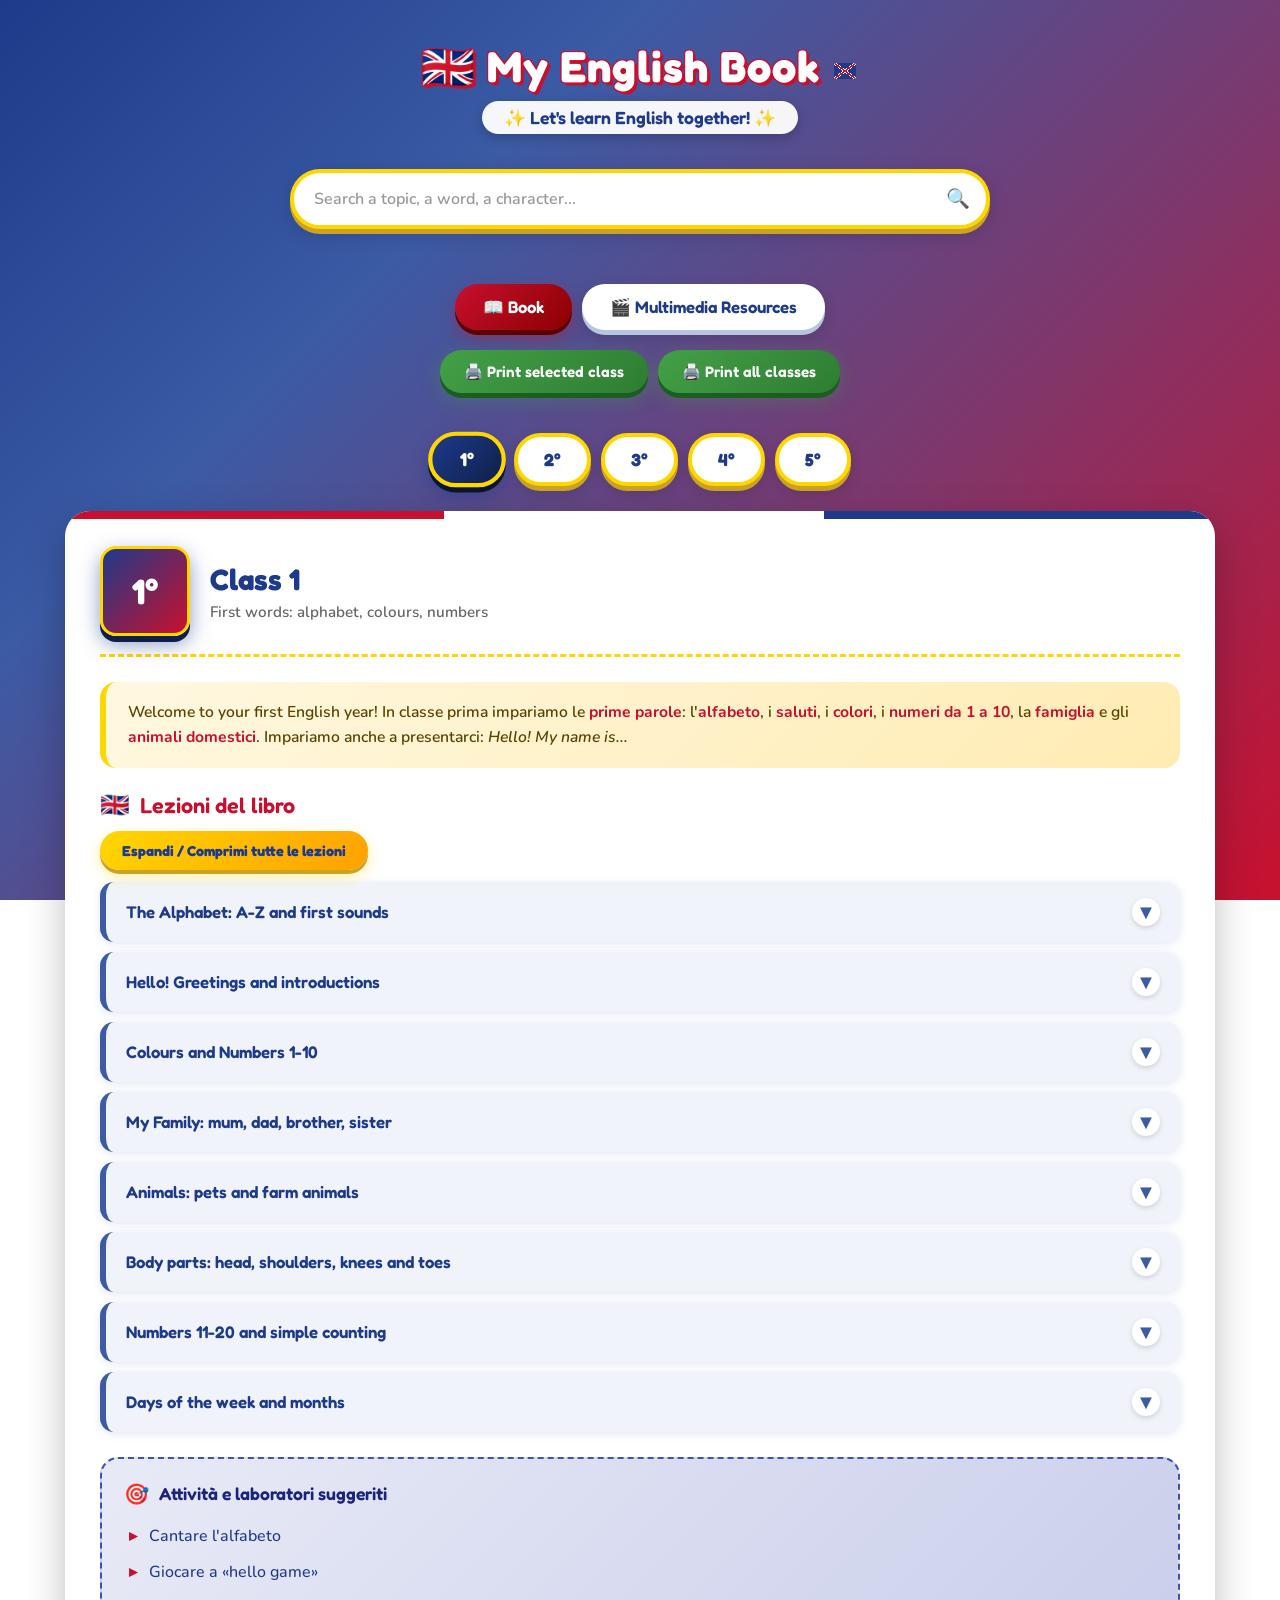
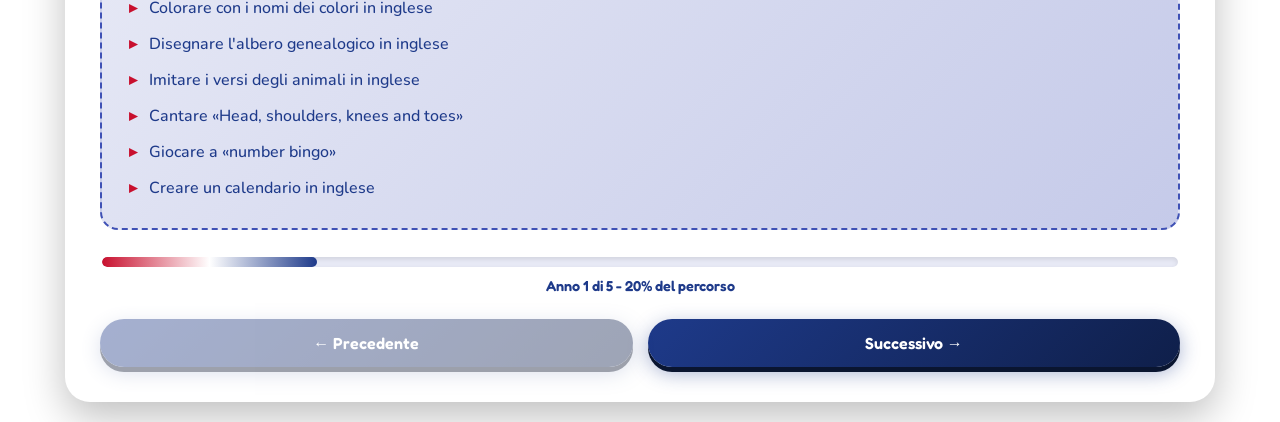
<file: Inglese.html>
<!DOCTYPE html>
<html lang="it">
<head>
<meta charset="UTF-8">
<meta name="viewport" content="width=device-width, initial-scale=1.0">
<title>English Book - Scuola Primaria</title>
<link href="https://fonts.googleapis.com/css2?family=Fredoka:wght@400;500;600;700&family=Nunito:wght@400;600;700;800&display=swap" rel="stylesheet">
<style>
  * { margin: 0; padding: 0; box-sizing: border-box; }

  body {
    font-family: 'Nunito', 'Segoe UI', Tahoma, sans-serif;
    background: linear-gradient(135deg, #1E3A8A 0%, #3B5BA5 30%, #C8102E 100%);
    background-attachment: fixed;
    min-height: 100vh;
    padding: 20px;
    color: #1F2937;
  }

  .container { max-width: 1150px; margin: 0 auto; }

  header { text-align: center; padding: 20px 20px 15px 20px; margin-bottom: 20px; }
  header h1 {
    font-family: 'Fredoka', sans-serif;
    font-size: 2.7em;
    margin-bottom: 8px;
    color: white;
    text-shadow: 3px 3px 0 #C8102E, -1px -1px 0 #C8102E, 1px -1px 0 #C8102E, -1px 1px 0 #C8102E, 1px 1px 0 #C8102E;
    letter-spacing: 1px;
  }
  header p {
    font-family: 'Fredoka', sans-serif;
    font-size: 1.1em;
    color: #1E3A8A;
    font-weight: 600;
    background: rgba(255,255,255,0.95);
    display: inline-block;
    padding: 6px 22px;
    border-radius: 30px;
    box-shadow: 0 4px 12px rgba(0,0,0,0.2);
  }

  /* ===== BANDIERINA UNION JACK DECORATIVA ===== */
  .union-jack {
    display: inline-block;
    width: 22px; height: 16px;
    background: #1E3A8A;
    position: relative;
    margin: 0 3px;
    vertical-align: middle;
    border-radius: 2px;
    overflow: hidden;
  }
  .union-jack::before, .union-jack::after {
    content: "";
    position: absolute;
    background: white;
  }
  .union-jack::before { top: 0; left: 0; right: 0; bottom: 0; background: linear-gradient(to bottom right, transparent 45%, white 45%, white 55%, transparent 55%), linear-gradient(to bottom left, transparent 45%, white 45%, white 55%, transparent 55%); }
  .union-jack::after { top: 0; left: 0; right: 0; bottom: 0; background: linear-gradient(to bottom right, transparent 47%, #C8102E 47%, #C8102E 53%, transparent 53%), linear-gradient(to bottom left, transparent 47%, #C8102E 47%, #C8102E 53%, transparent 53%); }

  /* ===== SEARCH ===== */
  .search-bar { position: relative; max-width: 700px; margin: 0 auto 20px auto; }
  .search-bar input {
    width: 100%;
    padding: 15px 50px 15px 20px;
    border: 4px solid #FFD700;
    border-radius: 50px;
    font-family: 'Nunito', sans-serif;
    font-size: 1em;
    font-weight: 600;
    background: white;
    color: #1F2937;
    outline: none;
    transition: all 0.3s ease;
    box-shadow: 0 5px 0 #C9A227, 0 6px 20px rgba(0,0,0,0.15);
  }
  .search-bar input:focus {
    border-color: #C8102E;
    box-shadow: 0 5px 0 #8B0000, 0 8px 25px rgba(200, 16, 46, 0.4);
  }
  .search-bar input::placeholder { color: #999; }
  .search-icon { position: absolute; right: 20px; top: 50%; transform: translateY(-50%); font-size: 1.2em; color: #1E3A8A; pointer-events: none; }
  .search-clear {
    position: absolute; right: 48px; top: 50%; transform: translateY(-50%);
    background: #C8102E; color: white; border: none;
    width: 24px; height: 24px; border-radius: 50%; cursor: pointer;
    font-weight: bold; display: none; align-items: center; justify-content: center; font-size: 0.85em;
  }
  .search-clear.visible { display: flex; }

  .search-results-info {
    text-align: center;
    color: white;
    font-family: 'Fredoka', sans-serif;
    font-size: 0.95em;
    margin-bottom: 15px;
    min-height: 20px;
    font-weight: 600;
    text-shadow: 1px 1px 2px rgba(0,0,0,0.3);
  }

  .search-highlight {
    background: #FFD700;
    padding: 1px 4px;
    border-radius: 5px;
    font-weight: bold;
    color: #1E3A8A;
  }

  /* ===== TABS ===== */
  .main-tabs { display: flex; justify-content: center; gap: 10px; margin-bottom: 20px; flex-wrap: wrap; }
  .main-tab {
    background: white;
    border: none;
    color: #1E3A8A;
    padding: 13px 28px;
    border-radius: 50px;
    cursor: pointer;
    font-family: 'Fredoka', sans-serif;
    font-size: 1.05em;
    font-weight: 600;
    transition: all 0.3s ease;
    box-shadow: 0 5px 0 #B8C5E0, 0 6px 15px rgba(0,0,0,0.15);
  }
  .main-tab:hover { transform: translateY(-3px); box-shadow: 0 8px 0 #B8C5E0, 0 8px 20px rgba(0,0,0,0.2); }
  .main-tab.active {
    background: linear-gradient(135deg, #C8102E, #8B0000);
    color: white;
    box-shadow: 0 5px 0 #5C0000, 0 8px 15px rgba(200, 16, 46, 0.4);
  }

  .section { display: none; animation: fadeIn 0.5s ease; }
  .section.active { display: block; }
  @keyframes fadeIn { from { opacity: 0; transform: translateY(20px); } to { opacity: 1; transform: translateY(0); } }

  /* ===== NAV CLASSI ===== */
  .timeline-nav { display: flex; justify-content: center; flex-wrap: wrap; gap: 10px; margin-bottom: 25px; }
  .nav-btn {
    background: white;
    border: 4px solid #FFD700;
    color: #1E3A8A;
    padding: 12px 26px;
    border-radius: 50px;
    cursor: pointer;
    font-family: 'Fredoka', sans-serif;
    font-size: 1.1em;
    font-weight: 700;
    transition: all 0.3s ease;
    box-shadow: 0 5px 0 #C9A227, 0 6px 15px rgba(0,0,0,0.15);
  }
  .nav-btn:hover { transform: translateY(-3px); box-shadow: 0 8px 0 #C9A227, 0 8px 20px rgba(0,0,0,0.2); }
  .nav-btn.active {
    background: linear-gradient(135deg, #1E3A8A, #0F1F4A);
    color: white;
    border-color: #FFD700;
    box-shadow: 0 5px 0 #0A1530, 0 8px 15px rgba(30, 58, 138, 0.5);
    transform: scale(1.05);
  }

  /* ===== CARD ANNO ===== */
  .year-card {
    background: white;
    border-radius: 25px;
    padding: 35px;
    box-shadow: 0 15px 40px rgba(0,0,0,0.25);
    animation: fadeIn 0.5s ease;
    display: none;
    position: relative;
    overflow: hidden;
  }
  .year-card::before {
    content: "";
    position: absolute;
    top: 0; left: 0; right: 0;
    height: 8px;
    background: linear-gradient(90deg, #C8102E 0%, #C8102E 33%, white 33%, white 66%, #1E3A8A 66%, #1E3A8A 100%);
  }
  .year-card.active { display: block; }

  .year-header {
    display: flex;
    align-items: center;
    gap: 20px;
    margin-bottom: 25px;
    padding-bottom: 18px;
    border-bottom: 3px dashed #FFD700;
    flex-wrap: wrap;
  }
  .year-badge {
    background: linear-gradient(135deg, #1E3A8A, #C8102E);
    color: white;
    width: 90px;
    height: 90px;
    border-radius: 16px;
    display: flex;
    align-items: center;
    justify-content: center;
    font-family: 'Fredoka', sans-serif;
    font-size: 2.2em;
    font-weight: 700;
    flex-shrink: 0;
    box-shadow: 0 6px 0 #0F1F4A, 0 8px 20px rgba(30, 58, 138, 0.5);
    border: 3px solid #FFD700;
  }
  .year-title h2 {
    color: #1E3A8A;
    font-family: 'Fredoka', sans-serif;
    font-size: 1.85em;
    margin-bottom: 5px;
    font-weight: 700;
  }
  .year-title p { color: #666; font-size: 0.95em; font-weight: 600; }

  .book-intro {
    background: linear-gradient(135deg, #FFF8E1, #FFECB3);
    border-radius: 16px;
    padding: 18px 22px;
    margin-bottom: 22px;
    border-left: 6px solid #FFD700;
    color: #5C4400;
    line-height: 1.6;
    font-size: 0.98em;
    font-weight: 600;
  }
  .book-intro strong { color: #C8102E; }

  .theme-section { margin-bottom: 25px; }
  .theme-section h3 {
    color: #C8102E;
    font-family: 'Fredoka', sans-serif;
    font-size: 1.35em;
    margin-bottom: 12px;
    display: flex;
    align-items: center;
    gap: 10px;
    font-weight: 600;
  }
  .theme-section h3::before { content: "🇬🇧"; font-size: 1.1em; }

  .topic-list { list-style: none; }

  .topic-item {
    background: #F0F4FA;
    border-left: 6px solid #3B5BA5;
    margin-bottom: 10px;
    border-radius: 14px;
    overflow: hidden;
    transition: all 0.3s ease;
    box-shadow: 0 2px 8px rgba(59, 91, 165, 0.15);
  }
  .topic-item:hover { box-shadow: 0 4px 15px rgba(59, 91, 165, 0.3); }
  .topic-item.open { border-left-color: #C8102E; background: #FFF8E1; }

  .topic-header {
    padding: 16px 20px;
    cursor: pointer;
    display: flex;
    justify-content: space-between;
    align-items: center;
    gap: 15px;
    font-family: 'Fredoka', sans-serif;
    font-size: 1.05em;
    line-height: 1.5;
    user-select: none;
    transition: background 0.2s ease;
    font-weight: 600;
    color: #1E3A8A;
  }
  .topic-header:hover { background: rgba(59, 91, 165, 0.1); }
  .topic-item.open .topic-header { background: rgba(200, 16, 46, 0.12); color: #8B0000; }

  .topic-toggle-icon {
    color: #3B5BA5;
    font-size: 1.2em;
    font-weight: bold;
    transition: transform 0.3s ease;
    flex-shrink: 0;
    width: 28px; height: 28px;
    background: white;
    border-radius: 50%;
    display: flex;
    align-items: center;
    justify-content: center;
    box-shadow: 0 2px 5px rgba(0,0,0,0.15);
  }
  .topic-item.open .topic-toggle-icon { transform: rotate(180deg); background: #C8102E; color: white; }

  .topic-body { max-height: 0; overflow: hidden; transition: max-height 0.8s ease; padding: 0 20px; }
  .topic-item.open .topic-body { max-height: 40000px; padding: 0 20px 20px 20px; }

  .topic-detail {
    background: white;
    border-radius: 12px;
    padding: 22px;
    margin-top: 5px;
    border: 2px solid #FFD700;
  }

  .topic-detail h4 {
    color: #C8102E;
    font-family: 'Fredoka', sans-serif;
    font-size: 1.05em;
    margin-bottom: 10px;
    display: flex;
    align-items: center;
    gap: 8px;
    margin-top: 22px;
    padding-bottom: 6px;
    border-bottom: 2px dashed #FFE082;
    font-weight: 600;
  }
  .topic-detail h4:first-child { margin-top: 0; }

  .lezione-text {
    color: #1F2937;
    font-size: 1em;
    line-height: 1.8;
    text-align: justify;
  }
  .lezione-text p { margin-bottom: 14px; }
  .lezione-text p:last-child { margin-bottom: 0; }

  .lezione-text .capolettera::first-letter {
    font-family: 'Fredoka', sans-serif;
    font-size: 2.8em;
    font-weight: bold;
    float: left;
    line-height: 0.85;
    margin: 6px 10px 0 0;
    color: #C8102E;
  }

  /* ===== BOX SEZIONI ===== */
  .box-approfondimento, .box-curiosita, .box-personaggi, .box-vita, .box-fonti,
  .box-oggi, .box-glossario, .box-attivita {
    border-radius: 12px;
    padding: 15px 18px;
    margin: 10px 0;
    font-size: 0.95em;
    line-height: 1.65;
    border-left: 4px solid;
  }
  .box-approfondimento { background: #E3F2FD; color: #0D47A1; border-left-color: #1976D2; }
  .box-curiosita { background: #FFF8E1; color: #5C4400; border-left-color: #FFC107; }
  .box-personaggi { background: #EDE7F6; color: #311B92; border-left-color: #5E35B1; }
  .box-vita { background: #E0F7FA; color: #006064; border-left-color: #00ACC1; }
  .box-fonti { background: #FCE4EC; color: #880E4F; border-left-color: #D81B60; }
  .box-oggi { background: #E8F5E9; color: #1B5E20; border-left-color: #388E3C; }
  .box-glossario { background: #FFF3E0; color: #BF360C; border-left-color: #EF6C00; }
  .box-attivita { background: #FBE9E7; color: #BF360C; border-left-color: #E64A19; }

  .box-personaggi ul, .box-fonti ul, .box-glossario ul, .box-attivita ul { list-style: none; margin-top: 6px; }
  .box-personaggi li { padding: 4px 0 4px 22px; position: relative; }
  .box-personaggi li::before { content: "👤"; position: absolute; left: 0; font-size: 0.85em; }
  .box-fonti li { padding: 4px 0 4px 22px; position: relative; }
  .box-fonti li::before { content: "🔎"; position: absolute; left: 0; font-size: 0.85em; }
  .box-glossario li { padding: 4px 0 4px 18px; position: relative; }
  .box-glossario li::before { content: "📌"; position: absolute; left: 0; font-size: 0.8em; }
  .box-attivita li { padding: 4px 0 4px 22px; position: relative; }
  .box-attivita li::before { content: "✏️"; position: absolute; left: 0; font-size: 0.85em; }

  .box-cronologia {
    background: #ECEFF1;
    border-radius: 12px;
    padding: 15px 18px;
    margin: 10px 0;
    border-left: 4px solid #546E7A;
  }
  .box-cronologia .crono-title { color: #263238; font-family: 'Fredoka', sans-serif; font-weight: 600; margin-bottom: 8px; font-size: 0.95em; }
  .box-cronologia ul { list-style: none; }
  .box-cronologia li { padding: 4px 0 4px 22px; position: relative; color: #444; line-height: 1.5; font-size: 0.92em; }
  .box-cronologia li::before { content: "⏱"; position: absolute; left: 0; font-size: 0.9em; }

  .box-mappa {
    background: #F3E5F5;
    border-radius: 12px;
    padding: 15px 20px;
    margin: 10px 0;
    border-left: 4px solid #8E24AA;
  }
  .box-mappa .mappa-title { color: #4A148C; font-family: 'Fredoka', sans-serif; font-weight: 600; margin-bottom: 8px; font-size: 0.95em; }
  .box-mappa ul { list-style: none; }
  .box-mappa li { padding: 4px 0 4px 22px; position: relative; color: #444; line-height: 1.5; font-size: 0.93em; }
  .box-mappa li::before { content: "◆"; position: absolute; left: 4px; color: #8E24AA; font-size: 0.8em; }
  .box-mappa ul ul li::before { content: "▸"; color: #BA68C8; }
  .box-mappa ul ul { padding-left: 12px; margin-top: 3px; }

  .box-verifica {
    background: #FFEBEE;
    border-radius: 12px;
    padding: 15px 20px;
    margin: 10px 0;
    border-left: 4px solid #E53935;
  }
  .box-verifica .verifica-title { color: #B71C1C; font-family: 'Fredoka', sans-serif; font-weight: 600; margin-bottom: 8px; font-size: 0.95em; }
  .box-verifica ol, .box-verifica ul { padding-left: 22px; color: #7F1D1D; line-height: 1.6; font-size: 0.93em; }
  .box-verifica li { padding: 4px 0; }
  .box-verifica .vf { list-style: none; padding-left: 0; }
  .box-verifica .vf li { padding: 3px 0 3px 26px; position: relative; }
  .box-verifica .vf li::before { content: "◻"; position: absolute; left: 4px; font-size: 1em; }

  /* ===== BOX CULTURE / SONG / PRONUNCIATION ===== */
  .box-culture {
    background: linear-gradient(135deg, #E8EAF6, #C5CAE9);
    border-radius: 12px;
    padding: 15px 18px;
    margin: 10px 0;
    border-left: 4px solid #3F51B5;
    color: #1A237E;
    line-height: 1.65;
    font-size: 0.95em;
  }
  .box-song {
    background: linear-gradient(135deg, #FFF3E0, #FFE0B2);
    border-radius: 12px;
    padding: 15px 18px;
    margin: 10px 0;
    border-left: 4px solid #FF6F00;
    color: #BF360C;
    line-height: 1.65;
    font-size: 0.95em;
  }
  .box-song strong { color: #C8102E; }
  .box-pronunciation {
    background: linear-gradient(135deg, #E0F2F1, #B2DFDB);
    border-radius: 12px;
    padding: 15px 18px;
    margin: 10px 0;
    border-left: 4px solid #00897B;
    color: #004D40;
    line-height: 1.65;
    font-size: 0.95em;
  }

  /* ===== BOTTONI ===== */
  .expand-all-btn {
    background: linear-gradient(135deg, #FFD700, #FFA000);
    border: none;
    color: #1E3A8A;
    padding: 11px 22px;
    border-radius: 50px;
    cursor: pointer;
    font-family: 'Fredoka', sans-serif;
    font-size: 0.9em;
    font-weight: 700;
    transition: all 0.3s ease;
    margin-bottom: 12px;
    box-shadow: 0 4px 0 #C9A227, 0 6px 15px rgba(255, 215, 0, 0.4);
  }
  .expand-all-btn:hover { transform: translateY(-2px); box-shadow: 0 6px 0 #C9A227, 0 8px 20px rgba(255, 215, 0, 0.5); }

  .activities {
    background: linear-gradient(135deg, #E8EAF6, #C5CAE9);
    padding: 22px;
    border-radius: 18px;
    margin-top: 22px;
    border: 2px dashed #3F51B5;
  }
  .activities h3 { color: #1A237E; font-family: 'Fredoka', sans-serif; margin-bottom: 12px; display: flex; align-items: center; gap: 10px; font-size: 1.1em; font-weight: 600; }
  .activities h3::before { content: "🎯"; font-size: 1.15em; }
  .activities ul { list-style: none; }
  .activities li { padding: 6px 0 6px 25px; position: relative; color: #1E3A8A; line-height: 1.5; font-weight: 500; }
  .activities li::before { content: "▸"; position: absolute; left: 5px; color: #C8102E; font-weight: bold; }

  .progress-bar { margin-top: 25px; background: #E8EAF6; border-radius: 12px; height: 14px; overflow: hidden; border: 2px solid white; box-shadow: inset 0 2px 5px rgba(0,0,0,0.1); }
  .progress-fill { height: 100%; background: linear-gradient(90deg, #C8102E, #FFFFFF, #1E3A8A); border-radius: 12px; transition: width 0.5s ease; }
  .progress-label { text-align: center; margin-top: 8px; color: #1E3A8A; font-family: 'Fredoka', sans-serif; font-size: 0.9em; font-weight: 600; }

  .controls { display: flex; justify-content: space-between; margin-top: 25px; gap: 15px; flex-wrap: wrap; }
  .ctrl-btn {
    background: linear-gradient(135deg, #1E3A8A, #0F1F4A);
    color: white;
    border: none;
    padding: 14px 30px;
    border-radius: 50px;
    cursor: pointer;
    font-family: 'Fredoka', sans-serif;
    font-size: 1em;
    font-weight: 600;
    transition: all 0.3s ease;
    flex: 1;
    min-width: 140px;
    box-shadow: 0 5px 0 #0A1530, 0 6px 20px rgba(30, 58, 138, 0.4);
  }
  .ctrl-btn:hover:not(:disabled) { transform: translateY(-3px); box-shadow: 0 8px 0 #0A1530, 0 10px 25px rgba(30, 58, 138, 0.5); }
  .ctrl-btn:disabled { opacity: 0.4; cursor: not-allowed; }

  .print-btn {
    background: linear-gradient(135deg, #43A047, #2E7D32);
    border: none;
    color: white;
    padding: 12px 24px;
    border-radius: 50px;
    cursor: pointer;
    font-family: 'Fredoka', sans-serif;
    font-size: 0.95em;
    font-weight: 600;
    transition: all 0.3s ease;
    box-shadow: 0 5px 0 #1B5E20, 0 6px 20px rgba(67, 160, 71, 0.4);
    display: inline-flex;
    align-items: center;
    gap: 8px;
    margin-bottom: 20px;
  }
  .print-btn:hover { transform: translateY(-3px); box-shadow: 0 8px 0 #1B5E20, 0 10px 25px rgba(67, 160, 71, 0.5); }

  .print-controls { display: flex; justify-content: center; gap: 10px; margin-bottom: 20px; flex-wrap: wrap; }

  /* ===== RISORSE ===== */
  .resources-intro {
    background: white;
    border-radius: 22px;
    padding: 30px;
    margin-bottom: 22px;
    box-shadow: 0 10px 30px rgba(0,0,0,0.25);
    text-align: center;
    border: 3px solid #FFD700;
  }
  .resources-intro h2 { color: #1E3A8A; font-family: 'Fredoka', sans-serif; font-size: 1.8em; margin-bottom: 10px; }
  .resources-intro p { color: #666; font-size: 1em; line-height: 1.6; max-width: 700px; margin: 0 auto; font-weight: 500; }

  .resource-filters { display: flex; justify-content: center; flex-wrap: wrap; gap: 10px; margin-bottom: 22px; }
  .filter-btn {
    background: white;
    border: 3px solid #FFD700;
    color: #1E3A8A;
    padding: 10px 22px;
    border-radius: 50px;
    cursor: pointer;
    font-family: 'Fredoka', sans-serif;
    font-size: 0.95em;
    font-weight: 600;
    transition: all 0.3s ease;
    box-shadow: 0 4px 0 #C9A227;
  }
  .filter-btn:hover { transform: translateY(-2px); box-shadow: 0 6px 0 #C9A227; }
  .filter-btn.active { background: linear-gradient(135deg, #C8102E, #8B0000); color: white; border-color: #8B0000; box-shadow: 0 4px 0 #5C0000; }

  .resources-grid { display: grid; grid-template-columns: repeat(auto-fill, minmax(300px, 1fr)); gap: 18px; }

  .resource-card {
    background: white;
    border-radius: 18px;
    padding: 22px;
    box-shadow: 0 8px 25px rgba(0,0,0,0.2);
    transition: all 0.3s ease;
    display: flex;
    flex-direction: column;
    border-top: 6px solid #1E3A8A;
  }
  .resource-card:hover { transform: translateY(-6px); box-shadow: 0 15px 35px rgba(0,0,0,0.3); }
  .resource-card[data-type="video"] { border-top-color: #C8102E; }
  .resource-card[data-type="sito"] { border-top-color: #1E3A8A; }
  .resource-card[data-type="app"] { border-top-color: #43A047; }
  .resource-card[data-type="podcast"] { border-top-color: #FFA000; }
  .resource-card[data-type="gioco"] { border-top-color: #8E24AA; }

  .resource-type-badge {
    display: inline-flex;
    align-items: center;
    gap: 6px;
    font-family: 'Fredoka', sans-serif;
    font-size: 0.8em;
    font-weight: 600;
    padding: 5px 12px;
    border-radius: 50px;
    margin-bottom: 10px;
    align-self: flex-start;
    text-transform: uppercase;
  }
  .resource-card[data-type="video"] .resource-type-badge { background: #FFEBEE; color: #B71C1C; }
  .resource-card[data-type="sito"] .resource-type-badge { background: #E8EAF6; color: #1A237E; }
  .resource-card[data-type="app"] .resource-type-badge { background: #E8F5E9; color: #1B5E20; }
  .resource-card[data-type="podcast"] .resource-type-badge { background: #FFF8E1; color: #E65100; }
  .resource-card[data-type="gioco"] .resource-type-badge { background: #F3E5F5; color: #4A148C; }

  .resource-card h3 { color: #1E3A8A; font-family: 'Fredoka', sans-serif; font-size: 1.1em; margin-bottom: 10px; line-height: 1.3; font-weight: 600; }
  .resource-card p { color: #555; font-size: 0.92em; line-height: 1.55; margin-bottom: 12px; flex-grow: 1; font-weight: 500; }
  .resource-meta { display: flex; flex-wrap: wrap; gap: 6px; margin-bottom: 12px; }
  .meta-tag { background: #ECEFF1; color: #455A64; font-size: 0.75em; padding: 4px 10px; border-radius: 20px; font-weight: 600; }

  .resource-link {
    display: inline-flex;
    align-items: center;
    gap: 8px;
    background: linear-gradient(135deg, #1E3A8A, #0F1F4A);
    color: white;
    text-decoration: none;
    padding: 11px 20px;
    border-radius: 50px;
    font-family: 'Fredoka', sans-serif;
    font-weight: 600;
    font-size: 0.9em;
    transition: all 0.3s ease;
    align-self: flex-start;
    box-shadow: 0 4px 0 #0A1530;
  }
  .resource-link:hover { transform: translateX(5px); box-shadow: 0 6px 0 #0A1530, 0 8px 20px rgba(30, 58, 138, 0.5); }

  .no-results { grid-column: 1 / -1; text-align: center; color: #1E3A8A; font-family: 'Fredoka', sans-serif; font-size: 1.1em; font-weight: 600; padding: 40px; background: rgba(255,255,255,0.95); border-radius: 18px; border: 3px dashed #FFD700; }

  /* ===== STAMPA ===== */
  @media print {
    @page { margin: 1.5cm; }
    html, body { background: white !important; padding: 0 !important; margin: 0 !important; color: black !important; font-size: 11pt; font-family: Georgia, 'Times New Roman', serif; }
    .container { max-width: 100% !important; }
    header, .main-tabs, .search-bar, .search-results-info, .timeline-nav, .controls, .print-btn, .print-controls, .expand-all-btn, .topic-toggle-icon, .progress-bar, .progress-label, .main-tab, .nav-btn, #risorse, .resource-filters, .resource-link, .resources-grid, .no-results { display: none !important; }
    .year-card { display: none !important; box-shadow: none !important; border-radius: 0 !important; padding: 0 !important; margin: 0 !important; animation: none !important; background: white !important; }
    .year-card::before { display: none !important; }
    .year-card.print-target { display: block !important; margin-bottom: 20pt !important; page-break-after: always !important; }
    .year-card.print-target:last-child { page-break-after: auto !important; }
    .topic-item { display: block !important; background: white !important; border-left: 3px solid #333 !important; margin-bottom: 10pt !important; page-break-inside: avoid !important; box-shadow: none !important; }
    .topic-body { max-height: none !important; overflow: visible !important; height: auto !important; padding: 8pt 12pt !important; display: block !important; }
    .topic-header { background: #f0f0f0 !important; color: black !important; padding: 8pt 12pt !important; font-size: 11pt !important; page-break-after: avoid !important; -webkit-print-color-adjust: exact; print-color-adjust: exact; }
    .year-header { border-bottom: 2px solid #333 !important; padding-bottom: 8pt !important; margin-bottom: 15pt !important; page-break-after: avoid !important; }
    .year-badge { background: #333 !important; color: white !important; box-shadow: none !important; width: 50pt !important; height: 50pt !important; font-size: 1.5em !important; animation: none !important; border: none !important; -webkit-print-color-adjust: exact; print-color-adjust: exact; }
    .year-title h2 { color: black !important; font-size: 18pt !important; font-family: Georgia, serif !important; }
    .year-title p { color: #555 !important; }
    .book-intro { background: #f5f5f5 !important; border-left: 4px solid #333 !important; color: black !important; padding: 8pt 12pt !important; font-size: 10pt !important; -webkit-print-color-adjust: exact; print-color-adjust: exact; }
    .theme-section h3 { color: black !important; font-size: 14pt !important; margin: 15pt 0 8pt 0 !important; page-break-after: avoid !important; }
    .theme-section h3::before { content: "" !important; }
    .topic-detail { padding: 8pt 0 !important; border: none !important; box-shadow: none !important; background: white !important; }
    .topic-detail h4 { color: black !important; border-bottom: 1px solid #ccc !important; margin-top: 10pt !important; font-size: 10pt !important; page-break-after: avoid !important; }
    .lezione-text { color: black !important; text-align: justify !important; font-size: 10pt !important; line-height: 1.5 !important; }
    .lezione-text p { margin-bottom: 6pt !important; }
    .lezione-text .capolettera::first-letter { color: black !important; font-size: 2.5em !important; text-shadow: none !important; }
    .box-approfondimento, .box-curiosita, .box-personaggi, .box-vita, .box-fonti, .box-oggi, .box-glossario, .box-attivita, .box-cronologia, .box-mappa, .box-verifica, .box-culture, .box-song, .box-pronunciation { background: #f9f9f9 !important; border-left: 3px solid #666 !important; color: black !important; padding: 6pt 10pt !important; margin: 6pt 0 !important; font-size: 9.5pt !important; page-break-inside: avoid !important; box-shadow: none !important; -webkit-print-color-adjust: exact; print-color-adjust: exact; }
    .box-verifica .verifica-title, .box-mappa .mappa-title, .box-cronologia .crono-title { color: black !important; }
    .box-verifica ol, .box-verifica ul, .box-verifica li, .box-mappa li, .box-cronologia li, .box-glossario li, .box-personaggi li, .box-fonti li, .box-attivita li { color: black !important; font-size: 9.5pt !important; }
    .box-verifica .vf li::before { content: "□ " !important; }
    .activities { background: #f5f5f5 !important; page-break-inside: avoid !important; border: 1px solid #ccc !important; -webkit-print-color-adjust: exact; print-color-adjust: exact; }
    .activities h3 { color: black !important; }
    .activities h3::before { content: "" !important; }
    .activities li { color: black !important; font-size: 10pt !important; }
    .activities li::before { content: "• " !important; color: black !important; }
    a { color: black !important; text-decoration: none !important; }
  }

  @media (max-width: 768px) {
    body { padding: 12px; }
    header h1 { font-size: 1.8em; }
    .search-bar input { padding: 13px 45px 13px 16px; font-size: 0.95em; }
    .year-card { padding: 22px; border-radius: 18px; }
    .year-badge { width: 70px; height: 70px; font-size: 1.7em; }
    .year-title h2 { font-size: 1.4em; }
    .nav-btn { padding: 10px 18px; font-size: 1em; }
    .ctrl-btn { padding: 12px 18px; font-size: 0.9em; }
    .main-tab { padding: 11px 20px; font-size: 0.95em; }
    .resources-grid { grid-template-columns: 1fr; }
    .resources-intro { padding: 22px; }
    .resources-intro h2 { font-size: 1.5em; }
    .topic-header { padding: 13px 15px; font-size: 1em; }
    .topic-detail { padding: 16px; }
    .lezione-text { font-size: 0.95em; text-align: left; }
  }
</style>
</head>
<body>
<div class="container">
  <header>
    <h1>🇬🇧 My English Book <span class="union-jack"></span></h1>
    <p>✨ Let's learn English together! ✨</p>
  </header>

  <div class="search-bar">
    <input type="text" id="searchInput" placeholder="Search a topic, a word, a character...">
    <button class="search-clear" id="searchClear" title="Cancella ricerca">✕</button>
    <span class="search-icon">🔍</span>
  </div>
  <div class="search-results-info" id="searchInfo"></div>

  <div class="main-tabs">
    <button class="main-tab active" onclick="switchSection('programma', this)">📖 Book</button>
    <button class="main-tab" onclick="switchSection('risorse', this)">🎬 Multimedia Resources</button>
  </div>

  <section id="programma" class="section active">
    <div class="print-controls">
      <button class="print-btn" onclick="printCurrent()">🖨️ Print selected class</button>
      <button class="print-btn" onclick="printAll()">🖨️ Print all classes</button>
    </div>
    <div class="timeline-nav" id="navButtons"></div>
    <div id="yearCards"></div>
  </section>

  <section id="risorse" class="section">
    <div class="resources-intro">
      <h2>🎬 Multimedia Resources for English</h2>
      <p>A collection of videos, websites, apps, podcasts and games to make learning English fun and engaging.</p>
    </div>
    <div class="resource-filters" id="resourceFilters">
      <button class="filter-btn active" data-filter="tutti">All</button>
      <button class="filter-btn" data-filter="video">🎥 Videos</button>
      <button class="filter-btn" data-filter="sito">🌐 Websites</button>
      <button class="filter-btn" data-filter="app">📱 Apps</button>
      <button class="filter-btn" data-filter="podcast">🎧 Podcasts</button>
      <button class="filter-btn" data-filter="gioco">🎮 Games</button>
    </div>
    <div class="resources-grid" id="resourcesGrid"></div>
  </section>
</div>

<script>
/* ============================================================
   DATI COMPLETI DEL LIBRO DI INGLESE (5 CLASSI)
============================================================ */
const programmi = [
  /* ===================== CLASSE PRIMA ===================== */
  {
    anno: 1, titolo: "Class 1", sottotitolo: "First words: alphabet, colours, numbers",
    introduzione: "Welcome to your first English year! In classe prima impariamo le <strong>prime parole</strong>: l'<strong>alfabeto</strong>, i <strong>saluti</strong>, i <strong>colori</strong>, i <strong>numeri da 1 a 10</strong>, la <strong>famiglia</strong> e gli <strong>animali domestici</strong>. Impariamo anche a presentarci: <em>Hello! My name is...</em>",
    argomenti: [
      {
        titolo: "The Alphabet: A-Z and first sounds",
        lezione: [
          "L'<strong>alfabeto inglese</strong> ha 26 lettere. È quasi uguale a quello italiano, ma si pronuncia in modo diverso! Ogni lettera ha un nome (A = /eɪ/, B = /biː/, C = /siː/...) e un suono.",
          "Le <strong>vocali</strong> sono 5: A, E, I, O, U. Le <strong>consonanti</strong> sono le altre 21 lettere. In inglese, alcune lettere cambiano suono a seconda della parola: la C di <em>cat</em> si legge /k/, quella di <em>city</em> si legge /s/.",
          "L'alfabeto si impara cantando: «A-B-C-D-E-F-G, H-I-J-K-L-M-N-O-P...». Cantare aiuta a memorizzare i nomi delle lettere e la loro pronuncia.",
          "Alcune lettere sono <strong>diverse</strong> dall'italiano: la <strong>J</strong> si legge /dʒeɪ/ (come in «gelato»), la <strong>W</strong> si legge /ˈdʌbəljuː/ (doppia u), la <strong>Y</strong> si legge /waɪ/ (come «why»), la <strong>Z</strong> si legge /zɛd/ (in inglese britannico) o /ziː/ (in inglese americano).",
          "Imparare l'alfabeto è il primo passo: con le lettere si scrivono le parole, con le parole si costruiscono le frasi. Ogni parola inglese inizia con una lettera dell'alfabeto!"
        ],
        approfondimento: "L'alfabeto inglese deriva da quello <strong>latino</strong>, che a sua volta deriva dall'<strong>alfabeto greco</strong> e da quello <strong>fenicio</strong>. La lettera «W» fu aggiunta nel Medioevo, quando si sentì il bisogno di rappresentare un suono doppio (uu = doppia u).",
        personaggi: [
          { nome: "I Romani", descrizione: "portarono l'alfabeto latino in Britannia, da cui deriva l'alfabeto inglese." },
          { nome: "I monaci anglosassoni", descrizione: "adattarono l'alfabeto latino ai suoni della lingua inglese." },
          { nome: "Gli scribi medievali", descrizione: "copiando i testi, contribuirono a fissare la forma delle lettere." },
          { nome: "Samuel Johnson", descrizione: "lessicografo del Settecento che standardizzò la scrittura inglese con il suo dizionario (1755)." }
        ],
        vita: "L'alfabeto è dappertutto: nei cartelli stradali, nei libri, sugli smartphone, nei nomi delle persone e dei luoghi. Imparare a riconoscere le lettere inglesi aiuta a leggere parole come <em>pizza</em>, <em>spaghetti</em>, <em>pasta</em> (che in inglese si scrivono così!).",
        fonti: [
          "Le iscrizioni romane in Britannia (I secolo d.C.)",
          "I manoscritti anglosassoni (VIII-IX secolo)",
          "Il dizionario di Samuel Johnson (1755)",
          "Gli abbecedari e i libri per bambini"
        ],
        curiosita: "Sapevi che la lettera più usata in inglese è la <strong>E</strong>? La meno usata è la <strong>Z</strong>. E la parola inglese più lunga senza vocali è «rhythms»!",
        oggi: "Oggi l'alfabeto inglese è usato in tutto il mondo: è la base dell'inglese, la lingua più studiata al mondo. Conoscere l'alfabeto apre le porte a un mondo di parole nuove!",
        cronologia: [
          { data: "I sec. d.C.", evento: "i Romani portano l'alfabeto latino in Britannia" },
          { data: "VIII-IX sec.", evento: "i monaci anglosassoni adattano l'alfabeto" },
          { data: "1755", evento: "Samuel Johnson pubblica il suo dizionario" },
          { data: "Oggi", evento: "l'alfabeto inglese è usato in tutto il mondo" }
        ],
        glossario: [
          { termine: "Alphabet", definizione: "alfabeto, l'insieme delle lettere" },
          { termine: "Letter", definizione: "lettera dell'alfabeto" },
          { termine: "Vowel", definizione: "vocale (A, E, I, O, U)" },
          { termine: "Consonant", definizione: "consonante" },
          { termine: "Sound", definizione: "suono, pronuncia" }
        ],
        mappa: [
          { nodo: "The Alphabet", figli: ["26 lettere", "5 vocali (A, E, I, O, U)", "21 consonanti", "Si impara cantando"] },
          { nodo: "Lettere speciali", figli: ["J = /dʒeɪ/", "W = /ˈdʌbəljuː/", "Y = /waɪ/", "Z = /zɛd/ o /ziː/"] }
        ],
        verifica: [
          "Quante lettere ha l'alfabeto inglese?",
          "Quali sono le vocali?",
          "Come si pronuncia la lettera «J»?",
          "Scrivi il tuo nome e pronuncia le lettere ad alta voce.",
          "Canta l'alfabeto inglese insieme ai compagni."
        ],
        verificaVF: [
          "L'alfabeto inglese ha 26 lettere (V/F)",
          "Le vocali sono 5 (V/F)",
          "La lettera «W» si chiama «doppia u» (V/F)",
          "La lettera «Z» si pronuncia come in italiano (V/F)",
          "L'alfabeto inglese deriva dal latino (V/F)"
        ],
        attivitaPratiche: [
          "Canta l'alfabeto con una melodia conosciuta",
          "Gioca a «letter bingo» con le lettere dell'alfabeto",
          "Scrivi le lettere con il corpo o con il dito in aria",
          "Cerca oggetti in classe che iniziano con una certa lettera"
        ]
      },
      {
        titolo: "Hello! Greetings and introductions",
        lezione: [
          "I <strong>saluti</strong> sono le prime parole che si imparano in inglese. Si usano per iniziare e finire una conversazione. I più comuni sono: <em>Hello!</em> (ciao), <em>Hi!</em> (ciao, informale), <em>Good morning</em> (buongiorno), <em>Good afternoon</em> (buon pomeriggio), <em>Good evening</em> (buonasera), <em>Goodbye</em> (arrivederci), <em>Bye-bye</em> (ciao, informale).",
          "Per <strong>presentarsi</strong> si dice: <em>My name is...</em> (il mio nome è...), <em>I am...</em> (io sono...), <em>Nice to meet you!</em> (piacere di conoscerti!). Per chiedere il nome: <em>What's your name?</em> (come ti chiami?).",
          "Per chiedere <strong>come stai</strong>: <em>How are you?</em> (come stai?). Le risposte: <em>I'm fine, thank you</em> (sto bene, grazie), <em>I'm happy</em> (sono felice), <em>I'm sad</em> (sono triste), <em>I'm tired</em> (sono stanco).",
          "Le <strong>buone maniere</strong> sono importanti: <em>Please</em> (per favore), <em>Thank you</em> (grazie), <em>You're welcome</em> (prego), <em>Excuse me</em> (scusa), <em>Sorry</em> (mi dispiace).",
          "Le presentazioni si usano anche per <strong>salutare</strong> qualcuno che si conosce: <em>Hello, how are you?</em>, e per <strong>congedarsi</strong>: <em>Goodbye, see you tomorrow!</em>. Imparare a salutare e presentarsi è il primo passo per comunicare in inglese."
        ],
        approfondimento: "In inglese ci sono <strong>due modi</strong> per dire «ciao»: <em>Hello</em> è formale, <em>Hi</em> è informale (si usa con amici). <em>Good morning</em> si usa fino a mezzogiorno, <em>Good afternoon</em> fino alle 18, <em>Good evening</em> la sera. <em>Good night</em> si usa solo per andare a dormire!",
        personaggi: [
          { nome: "Gli inglesi", descrizione: "amano salutare con cortesia e usare le buone maniere." },
          { nome: "Gli insegnanti", descrizione: "insegnano i saluti come primo passo per imparare l'inglese." },
          { nome: "I bambini", descrizione: "imparano a salutare e presentarsi giocando." },
          { nome: "I viaggiatori", descrizione: "usano i saluti inglesi in tutto il mondo, perché l'inglese è la lingua internazionale." }
        ],
        vita: "I saluti sono nella vita di tutti i giorni: si salutano i compagni a scuola, i genitori a casa, gli amici al parco. Saper salutare in inglese permette di comunicare con persone di tutto il mondo.",
        fonti: [
          "I libri di testo di inglese",
          "I cartoni animati in inglese",
          "Le canzoni per bambini in inglese",
          "I corsi online"
        ],
        curiosita: "Sapevi che <em>Hello</em> è una parola relativamente recente? Si diffuse con il telefono, alla fine dell'Ottocento, perché era facile da capire anche con una linea disturbata! Prima si usava <em>hallo</em> o <em>hullo</em>.",
        oggi: "Oggi l'inglese è la lingua più parlata al mondo come seconda lingua. Saper salutare e presentarsi è il primo passo per comunicare con persone di tutto il mondo. L'inglese è la lingua di internet, del cinema, della musica, della scienza.",
        cronologia: [
          { data: "XIX sec.", evento: "«Hello» si diffonde con il telefono" },
          { data: "XX sec.", evento: "l'inglese diventa lingua internazionale" },
          { data: "Oggi", evento: "l'inglese è la lingua più studiata al mondo" }
        ],
        glossario: [
          { termine: "Hello", definizione: "ciao (formale)" },
          { termine: "Hi", definizione: "ciao (informale)" },
          { termine: "Good morning", definizione: "buongiorno" },
          { termine: "Goodbye", definizione: "arrivederci" },
          { termine: "Please", definizione: "per favore" }
        ],
        mappa: [
          { nodo: "Saluti", figli: ["Hello / Hi", "Good morning / afternoon / evening", "Goodbye / Bye-bye"] },
          { nodo: "Presentazioni", figli: ["My name is...", "I am...", "What's your name?", "Nice to meet you!"] },
          { nodo: "Buone maniere", figli: ["Please", "Thank you", "You're welcome", "Excuse me", "Sorry"] }
        ],
        verifica: [
          "Come si dice «ciao» in inglese? (due modi)",
          "Come ti presenti in inglese?",
          "Come si chiede «come stai?» in inglese?",
          "Rispondi: «I'm fine, thank you».",
          "Come si dice «grazie» in inglese?"
        ],
        verificaVF: [
          "Hello è formale (V/F)",
          "Hi è informale (V/F)",
          "Good morning si usa la sera (V/F)",
          "Please significa «per favore» (V/F)",
          "Thank you significa «grazie» (V/F)"
        ],
        attivitaPratiche: [
          "Gioca a «hello game»: saluta i compagni in inglese",
          "Crea un cartellino con il tuo nome in inglese",
          "Drammatizza un incontro con un amico inglese",
          "Canta una canzone sui saluti (es. «Hello, how are you?»)"
        ]
      },
      {
        titolo: "Colours and Numbers 1-10",
        lezione: [
          "I <strong>colori</strong> in inglese sono: <em>red</em> (rosso), <em>blue</em> (blu), <em>yellow</em> (giallo), <em>green</em> (verde), <em>orange</em> (arancione), <em>purple</em> (viola), <em>pink</em> (rosa), <em>brown</em> (marrone), <em>black</em> (nero), <em>white</em> (bianco), <em>grey</em> (grigio).",
          "Per dire il colore di un oggetto: <em>The apple is red</em> (la mela è rossa), <em>The sky is blue</em> (il cielo è blu), <em>The grass is green</em> (l'erba è verde).",
          "I <strong>numeri</strong> da 1 a 10 in inglese sono: <em>one</em> (1), <em>two</em> (2), <em>three</em> (3), <em>four</em> (4), <em>five</em> (5), <em>six</em> (6), <em>seven</em> (7), <em>eight</em> (8), <em>nine</em> (9), <em>ten</em> (10).",
          "I numeri si usano per <strong>contare</strong>: <em>one apple, two apples, three apples...</em>. Attenzione: in inglese il plurale si forma aggiungendo la <strong>-s</strong>: <em>apple</em> → <em>apples</em>, <em>book</em> → <em>books</em>.",
          "Colori e numeri si combinano: <em>three red apples</em> (tre mele rosse), <em>five blue balls</em> (cinque palle blu). Imparare colori e numeri è divertente: si possono usare per giocare, colorare, contare."
        ],
        approfondimento: "In inglese, i <strong>colori</strong> possono essere usati come <strong>aggettivi</strong>: vanno <strong>prima</strong> del sostantivo (<em>a red apple</em>) oppure <strong>dopo</strong> il verbo «to be» (<em>the apple is red</em>). In italiano l'aggettivo va spesso dopo il nome, in inglese quasi sempre prima!",
        personaggi: [
          { nome: "I pittori", descrizione: "usano i nomi dei colori in inglese (red, blue, yellow...) per i loro dipinti." },
          { nome: "I bambini", descrizione: "imparano colori e numeri giocando a colorare e contare." },
          { nome: "I matematici", descrizione: "usano i numeri in inglese per contare e calcolare." },
          { nome: "Gli scienziati", descrizione: "usano i colori per descrivere fenomeni (es. red light, blue sky)." }
        ],
        vita: "Colori e numeri sono nella vita di tutti i giorni: si contano gli oggetti, si colorano i disegni, si descrivono i vestiti. In inglese si dice <em>a red car</em>, <em>two blue pens</em>, <em>three yellow flowers</em>.",
        fonti: [
          "I libri di testo di inglese",
          "I cartoni animati in inglese",
          "I giochi con i colori",
          "Le canzoni sui colori e sui numeri"
        ],
        curiosita: "Sapevi che in inglese la parola <strong>orange</strong> (arancione) è anche il nome del frutto (arancia)? È una delle poche parole inglesi che non fa il plurale in -s: <em>one orange, two oranges</em> (ma il colore non ha plurale).",
        oggi: "Oggi i colori e i numeri inglesi si usano in tutto il mondo: nei codici (HTML usa i colori con i nomi inglesi), nei giochi, nelle misure, nei prezzi. Saperli è utile per comunicare.",
        cronologia: [
          { data: "Antichità", evento: "i colori e i numeri sono usati da sempre" },
          { data: "Medioevo", evento: "i colori diventano simboli (rosso = passione, blu = cielo)" },
          { data: "Oggi", evento: "colori e numeri in inglese sono usati in tutto il mondo" }
        ],
        glossario: [
          { termine: "Red", definizione: "rosso" },
          { termine: "Blue", definizione: "blu" },
          { termine: "Yellow", definizione: "giallo" },
          { termine: "Green", definizione: "verde" },
          { termine: "One", definizione: "uno" },
          { termine: "Two", definizione: "due" },
          { termine: "Three", definizione: "tre" }
        ],
        mappa: [
          { nodo: "Colours", figli: ["Red, blue, yellow, green", "Orange, purple, pink", "Brown, black, white, grey"] },
          { nodo: "Numbers 1-10", figli: ["One, two, three", "Four, five, six", "Seven, eight, nine, ten"] },
          { nodo: "Plurale", figli: ["apple → apples", "book → books", "one apple, two apples"] }
        ],
        verifica: [
          "Come si dice «rosso» in inglese?",
          "Come si dice «cinque» in inglese?",
          "Scrivi i numeri da 1 a 10 in inglese.",
          "Come si dice «tre mele rosse» in inglese?",
          "Qual è il plurale di «book»?"
        ],
        verificaVF: [
          "Red significa «rosso» (V/F)",
          "Five significa «cinque» (V/F)",
          "Il plurale di «apple» è «apples» (V/F)",
          "Blue significa «giallo» (V/F)",
          "Ten significa «dieci» (V/F)"
        ],
        attivitaPratiche: [
          "Colora un disegno seguendo le indicazioni in inglese",
          "Gioca a «number bingo» con i numeri da 1 a 10",
          "Canta una canzone sui colori (es. «I can sing a rainbow»)",
          "Conta gli oggetti in classe in inglese"
        ]
      },
      {
        titolo: "My Family: mum, dad, brother, sister",
        lezione: [
          "La <strong>famiglia</strong> in inglese si dice <em>family</em>. I membri più comuni sono: <em>mum</em> (mamma), <em>dad</em> (papà), <em>brother</em> (fratello), <em>sister</em> (sorella), <em>grandmother</em> (nonna), <em>grandfather</em> (nonno), <em>aunt</em> (zia), <em>uncle</em> (zio), <em>cousin</em> (cugino/a).",
          "Per <strong>presentare</strong> la propria famiglia: <em>This is my mum</em> (questa è la mia mamma), <em>This is my dad</em> (questo è il mio papà), <em>I have one brother</em> (ho un fratello), <em>I have two sisters</em> (ho due sorelle).",
          "Per <strong>chiedere</strong> della famiglia: <em>Have you got any brothers or sisters?</em> (hai fratelli o sorelle?), <em>How many brothers have you got?</em> (quanti fratelli hai?).",
          "In inglese ci sono <strong>due modi</strong> per dire «mamma» e «papà»: <em>mum / mummy</em> (mamma, informale) e <em>mother</em> (madre, formale); <em>dad / daddy</em> (papà, informale) e <em>father</em> (padre, formale).",
          "La famiglia è importante in tutte le culture. In inglese si dice <em>I love my family!</em> (amo la mia famiglia!). Ci sono anche le famiglie allargate: <em>stepmother</em> (matrigna), <em>stepfather</em> (patrigno), <em>half-brother</em> (mezzo fratello)."
        ],
        approfondimento: "Nelle famiglie inglesi si usano molto le parole <strong>mum</strong> e <strong>dad</strong> (informali) invece di <strong>mother</strong> e <strong>father</strong> (formali). In inglese americano si dice <strong>mom</strong> invece di <strong>mum</strong>!",
        personaggi: [
          { nome: "La Family reale", descrizione: "la famiglia reale inglese (Queen, King, Prince, Princess) è famosa in tutto il mondo." },
          { nome: "I Simpson", descrizione: "la famiglia più famosa dei cartoni animati: Homer, Marge, Bart, Lisa, Maggie." },
          { nome: "I Peppa Pig", descrizione: "la famiglia di Peppa Pig: Daddy Pig, Mummy Pig, George." },
          { nome: "I bambini", descrizione: "imparano a presentare la propria famiglia in inglese." }
        ],
        vita: "La famiglia è al centro della vita: si parla dei propri genitori, fratelli, nonni, cugini. In inglese si usano parole come <em>mum</em>, <em>dad</em>, <em>brother</em>, <em>sister</em> per descrivere la propria famiglia.",
        fonti: [
          "Le foto di famiglia",
          "I cartoni animati in inglese (Peppa Pig, i Simpson)",
          "I libri di testo di inglese",
          "Le canzoni sulla famiglia (es. «Finger Family»)"
        ],
        curiosita: "Sapevi che in inglese la parola <strong>family</strong> può essere sia singolare che plurale? Si può dire <em>my family is big</em> (la mia famiglia è grande) o <em>my family are all here</em> (tutti i miei familiari sono qui). In inglese britannico si usa spesso il plurale!",
        oggi: "Oggi le famiglie sono sempre più diverse: ci sono famiglie tradizionali, famiglie allargate, famiglie con genitori separati, famiglie con genitori dello stesso sesso. In inglese ci sono parole per tutte: <em>blended family</em>, <em>single-parent family</em>, <em>same-sex family</em>.",
        cronologia: [
          { data: "Antichità", evento: "la famiglia è la base della società" },
          { data: "XX sec.", evento: "le famiglie cambiano e si diversificano" },
          { data: "Oggi", evento: "le famiglie sono sempre più varie" }
        ],
        glossario: [
          { termine: "Family", definizione: "famiglia" },
          { termine: "Mum", definizione: "mamma (informale)" },
          { termine: "Dad", definizione: "papà (informale)" },
          { termine: "Brother", definizione: "fratello" },
          { termine: "Sister", definizione: "sorella" },
          { termine: "Grandmother", definizione: "nonna" },
          { termine: "Grandfather", definizione: "nonno" }
        ],
        mappa: [
          { nodo: "My Family", figli: ["Mum / Dad", "Brother / Sister", "Grandmother / Grandfather", "Aunt / Uncle / Cousin"] },
          { nodo: "Presentazioni", figli: ["This is my mum", "I have one brother", "I have two sisters"] },
          { nodo: "Domande", figli: ["Have you got any brothers?", "How many brothers have you got?"] }
        ],
        verifica: [
          "Come si dice «mamma» in inglese? (due modi)",
          "Come si dice «fratello» in inglese?",
          "Come presenti tua madre in inglese?",
          "Come chiedi «hai fratelli?» in inglese?",
          "Scrivi i nomi dei membri della tua famiglia in inglese."
        ],
        verificaVF: [
          "Mum significa «mamma» (V/F)",
          "Dad significa «fratello» (V/F)",
          "Brother significa «fratello» (V/F)",
          "Sister significa «sorella» (V/F)",
          "Grandmother significa «nonno» (V/F)"
        ],
        attivitaPratiche: [
          "Disegna il tuo albero genealogico e scrivi i nomi in inglese",
          "Canta «Finger Family» in inglese",
          "Gioca a «family bingo»",
          "Porta una foto di famiglia e presentala in inglese"
        ]
      },
      {
        titolo: "Animals: pets and farm animals",
        lezione: [
          "Gli <strong>animali domestici</strong> (pets) in inglese sono: <em>dog</em> (cane), <em>cat</em> (gatto), <em>rabbit</em> (coniglio), <em>hamster</em> (criceto), <em>fish</em> (pesce), <em>bird</em> (uccello), <em>turtle</em> (tartaruga).",
          "Gli <strong>animali della fattoria</strong> (farm animals) sono: <em>cow</em> (mucca), <em>pig</em> (maiale), <em>sheep</em> (pecora), <em>horse</em> (cavallo), <em>duck</em> (anatra), <em>chicken</em> (gallina), <em>goat</em> (capra).",
          "Per descrivere un animale: <em>It's a dog</em> (è un cane), <em>It's black</em> (è nero), <em>It has got four legs</em> (ha quattro zampe), <em>It can run</em> (sa correre), <em>It can fly</em> (sa volare).",
          "I <strong>versi</strong> degli animali in inglese sono diversi dall'italiano: <em>dog</em> fa <em>woof woof</em>, <em>cat</em> fa <em>meow</em>, <em>cow</em> fa <em>moo</em>, <em>sheep</em> fa <em>baa</em>, <em>duck</em> fa <em>quack</em>.",
          "Gli animali sono importanti nella vita: molti bambini hanno un animale domestico, molti animali vivono in fattoria. Imparare i loro nomi in inglese aiuta a parlare dei propri animali e a capire i cartoni animati."
        ],
        approfondimento: "In inglese ci sono <strong>parole diverse</strong> per gli animali maschi, femmine e cuccioli: <em>dog</em> (cane) → <em>puppy</em> (cucciolo); <em>cat</em> (gatto) → <em>kitten</em> (gattino); <em>cow</em> (mucca) → <em>calf</em> (vitello); <em>sheep</em> (pecora) → <em>lamb</em> (agnello).",
        personaggi: [
          { nome: "Peppa Pig", descrizione: "cartone animato inglese con animali (Peppa è un maialino)." },
          { nome: "I Simpson", descrizione: "la famiglia ha un cane (Santa's Little Helper) e un gatto (Snowball)." },
          { nome: "Gli animali della fattoria", descrizione: "molti cartoni animati inglesi raccontano la vita degli animali della fattoria." },
          { nome: "I veterinari", descrizione: "si prendono cura degli animali (vets)." }
        ],
        vita: "Gli animali sono nella vita di tutti i giorni: molti bambini hanno un cane o un gatto, molti vanno in fattoria, molti guardano cartoni animati con animali. In inglese si parla dei propri animali domestici: <em>I have a dog</em>, <em>My cat is black</em>.",
        fonti: [
          "I cartoni animati in inglese",
          "I libri sugli animali",
          "Le canzoni sugli animali (es. «Old MacDonald had a farm»)",
          "Le foto dei propri animali"
        ],
        curiosita: "Sapevi che il verso del cane in inglese è <strong>woof woof</strong>? In italiano è «bau bau», in francese «ouaf ouaf», in spagnolo «guau guau». Ogni lingua ha i suoi versi!",
        oggi: "Oggi gli animali sono importanti per molte persone. In inglese si parla di <em>animal rights</em> (diritti degli animali) e di <em>animal protection</em> (protezione degli animali). Ci sono anche organizzazioni come la <em>WWF</em> che proteggono gli animali in pericolo.",
        cronologia: [
          { data: "Preistoria", evento: "l'uomo addomestica gli animali" },
          { data: "Antichità", evento: "gli animali sono usati per caccia, agricoltura, compagnia" },
          { data: "Oggi", evento: "gli animali sono protetti da leggi e organizzazioni" }
        ],
        glossario: [
          { termine: "Dog", definizione: "cane" },
          { termine: "Cat", definizione: "gatto" },
          { termine: "Rabbit", definizione: "coniglio" },
          { termine: "Cow", definizione: "mucca" },
          { termine: "Pig", definizione: "maiale" },
          { termine: "Sheep", definizione: "pecora" },
          { termine: "Horse", definizione: "cavallo" }
        ],
        mappa: [
          { nodo: "Pets", figli: ["Dog, cat", "Rabbit, hamster", "Fish, bird, turtle"] },
          { nodo: "Farm animals", figli: ["Cow, pig, sheep", "Horse, duck, chicken, goat"] },
          { nodo: "Descrizioni", figli: ["It's a dog", "It's black", "It has got four legs", "It can run"] }
        ],
        verifica: [
          "Come si dice «cane» in inglese?",
          "Come si dice «gatto» in inglese?",
          "Elenca tre animali della fattoria in inglese.",
          "Come descrivi un cane in inglese?",
          "Che verso fa il cane in inglese?"
        ],
        verificaVF: [
          "Dog significa «cane» (V/F)",
          "Cat significa «gatto» (V/F)",
          "Cow significa «cavallo» (V/F)",
          "Pig significa «maiale» (V/F)",
          "Il cane in inglese fa «miao» (V/F)"
        ],
        attivitaPratiche: [
          "Gioca a «animal sounds»: imita i versi degli animali in inglese",
          "Canta «Old MacDonald had a farm»",
          "Disegna i tuoi animali preferiti e scrivi i nomi in inglese",
          "Porta una foto del tuo animale domestico e presentala in inglese"
        ]
      },
      {
        titolo: "Body parts: head, shoulders, knees and toes",
        lezione: [
          "Le <strong>parti del corpo</strong> in inglese sono: <em>head</em> (testa), <em>hair</em> (capelli), <em>eyes</em> (occhi), <em>ears</em> (orecchie), <em>nose</em> (naso), <em>mouth</em> (bocca), <em>teeth</em> (denti), <em>neck</em> (collo), <em>shoulders</em> (spalle), <em>arms</em> (braccia), <em>hands</em> (mani), <em>fingers</em> (dita), <em>legs</em> (gambe), <em>knees</em> (ginocchia), <em>feet</em> (piedi), <em>toes</em> (dita dei piedi).",
          "Per descrivere una persona: <em>I have got brown hair</em> (ho i capelli castani), <em>She has got blue eyes</em> (lei ha gli occhi blu), <em>He has got long legs</em> (lui ha le gambe lunghe).",
          "La canzone più famosa per imparare le parti del corpo è <em>Head, shoulders, knees and toes</em>. Si canta toccando le parti del corpo corrispondenti: è un modo divertente per memorizzare!",
          "Alcune parti del corpo hanno <strong>plurali irregolari</strong>: <em>foot</em> → <em>feet</em> (piede → piedi), <em>tooth</em> → <em>teeth</em> (dente → denti), <em>eye</em> → <em>eyes</em> (occhio → occhi).",
          "Conoscere le parti del corpo in inglese è utile per parlare di sé, per capire i cartoni animati, per giocare a «Simon says» (<em>Simon says: touch your nose!</em>)."
        ],
        approfondimento: "In inglese ci sono <strong>parole diverse</strong> per le parti del corpo di esseri umani e animali: gli esseri umani hanno <em>arms</em>, gli animali hanno <em>legs</em> o <em>wings</em>. Gli esseri umani hanno <em>feet</em>, alcuni animali hanno <em>paws</em> (zampe), <em>hooves</em> (zoccoli), <em>claws</em> (artigli).",
        personaggi: [
          { nome: "I medici", descrizione: "usano i nomi inglesi delle parti del corpo (doctor, nurse)." },
          { nome: "Gli insegnanti", descrizione: "usano canzoni e giochi per insegnare le parti del corpo." },
          { nome: "I bambini", descrizione: "imparano le parti del corpo giocando a «Simon says»." },
          { nome: "Gli sportivi", descrizione: "usano i nomi inglesi delle parti del corpo (head, shoulders, knees, toes)." }
        ],
        vita: "Le parti del corpo sono nella vita di tutti i giorni: quando ci si veste, quando si fa sport, quando si va dal medico. In inglese si dice <em>I have got a headache</em> (ho mal di testa), <em>My leg hurts</em> (mi fa male la gamba).",
        fonti: [
          "I libri di testo di inglese",
          "Le canzoni (es. «Head, shoulders, knees and toes»)",
          "I cartoni animati",
          "I giochi di movimento"
        ],
        curiosita: "Sapevi che la canzone <strong>«Head, shoulders, knees and toes»</strong> è famosa in tutto il mondo? Si canta toccando le parti del corpo corrispondenti, e si può cantare sempre più veloce per rendere il gioco più divertente!",
        oggi: "Oggi le parti del corpo in inglese sono usate in medicina, nello sport, nella moda, nella danza. Impararle è importante per comunicare con persone di tutto il mondo.",
        cronologia: [
          { data: "Antichità", evento: "i Greci studiano il corpo umano" },
          { data: "Rinascimento", evento: "Leonardo da Vinci studia l'anatomia" },
          { data: "Oggi", evento: "le parti del corpo in inglese sono usate in tutto il mondo" }
        ],
        glossario: [
          { termine: "Head", definizione: "testa" },
          { termine: "Eyes", definizione: "occhi" },
          { termine: "Nose", definizione: "naso" },
          { termine: "Mouth", definizione: "bocca" },
          { termine: "Shoulders", definizione: "spalle" },
          { termine: "Knees", definizione: "ginocchia" },
          { termine: "Toes", definizione: "dita dei piedi" }
        ],
        mappa: [
          { nodo: "Body parts", figli: ["Head, hair, eyes, ears", "Nose, mouth, teeth, neck", "Shoulders, arms, hands, fingers", "Legs, knees, feet, toes"] },
          { nodo: "Descrizioni", figli: ["I have got brown hair", "She has got blue eyes", "He has got long legs"] },
          { nodo: "Plurali irregolari", figli: ["foot → feet", "tooth → teeth"] }
        ],
        verifica: [
          "Come si dice «testa» in inglese?",
          "Come si dice «occhi» in inglese?",
          "Come si dice «ginocchia» in inglese?",
          "Canta «Head, shoulders, knees and toes».",
          "Descrivi una persona in inglese usando tre parti del corpo."
        ],
        verificaVF: [
          "Head significa «testa» (V/F)",
          "Eyes significa «orecchie» (V/F)",
          "Knees significa «ginocchia» (V/F)",
          "Feet è il plurale di foot (V/F)",
          "Toes significa «dita delle mani» (V/F)"
        ],
        attivitaPratiche: [
          "Canta «Head, shoulders, knees and toes» sempre più veloce",
          "Gioca a «Simon says» con le parti del corpo in inglese",
          "Disegna un corpo umano e scrivi le parti in inglese",
          "Indica le parti del corpo dei compagni in inglese"
        ]
      },
      {
        titolo: "Numbers 11-20 and simple counting",
        lezione: [
          "Dopo i numeri da 1 a 10, impariamo i numeri da 11 a 20: <em>eleven</em> (11), <em>twelve</em> (12), <em>thirteen</em> (13), <em>fourteen</em> (14), <em>fifteen</em> (15), <em>sixteen</em> (16), <em>seventeen</em> (17), <em>eighteen</em> (18), <em>nineteen</em> (19), <em>twenty</em> (20).",
          "Attenzione ai numeri <strong>irregolari</strong>: <em>eleven</em> e <em>twelve</em> sono irregolari (non seguono la regola del -teen). Da <em>thirteen</em> a <em>nineteen</em> si aggiunge <strong>-teen</strong> alla radice del numero (three → thirteen; four → fourteen; five → fifteen).",
          "Per contare oggetti: <em>eleven apples, twelve books, thirteen pens, fourteen chairs, fifteen tables, sixteen windows, seventeen doors, eighteen flowers, nineteen cars, twenty stars</em>.",
          "I numeri si usano anche per <strong>dire l'età</strong>: <em>I am seven years old</em> (ho sette anni). Per <strong>chiedere l'età</strong>: <em>How old are you?</em> (quanti anni hai?).",
          "Con i numeri da 11 a 20 si possono fare <strong>giochi</strong>: bingo, tombola, conta e colora. Imparare i numeri è importante per la vita quotidiana: contare oggetti, dire l'età, pagare, leggere l'ora."
        ],
        approfondimento: "In inglese i numeri da 13 a 19 finiscono con <strong>-teen</strong> e hanno l'accento sulla seconda sillaba (<em>thirTEEN</em>). I numeri da 30 a 90 finiscono con <strong>-ty</strong> e hanno l'accento sulla prima sillaba (<em>THIRty</em>). Attenzione a non confonderli: <em>thirteen</em> (13) vs <em>thirty</em> (30)!",
        personaggi: [
          { nome: "I bambini", descrizione: "imparano a contare in inglese giocando." },
          { nome: "Gli insegnanti", descrizione: "usano giochi e canzoni per insegnare i numeri." },
          { nome: "I matematici", descrizione: "usano i numeri in inglese per contare e calcolare." },
          { nome: "I negozianti", descrizione: "usano i numeri in inglese per i prezzi." }
        ],
        vita: "I numeri sono nella vita di tutti i giorni: si contano gli oggetti, si dice l'età, si paga, si legge l'ora. In inglese si dice <em>I am eight years old</em>, <em>The book costs fifteen euros</em>, <em>It's twelve o'clock</em>.",
        fonti: [
          "I libri di testo di inglese",
          "Le canzoni sui numeri",
          "I giochi con i numeri (bingo, tombola)",
          "I cartoni animati in inglese"
        ],
        curiosita: "Sapevi che i numeri <strong>eleven</strong> (11) e <strong>twelve</strong> (12) sono irregolari in inglese? Deriva dall'antico inglese <em>endleofan</em> («uno in più» di dieci) e <em>twelf</em> («due in più» di dieci). Da 13 in poi, invece, si aggiunge <em>-teen</em>!",
        oggi: "Oggi i numeri inglesi sono usati in tutto il mondo: nei prezzi, nelle misure, negli orari, nei numeri di telefono. Saperli è utile per comunicare.",
        cronologia: [
          { data: "Antichità", evento: "i numeri sono usati da sempre" },
          { data: "Medioevo", evento: "l'inglese antico e medio sviluppa i nomi dei numeri" },
          { data: "Oggi", evento: "i numeri in inglese sono usati in tutto il mondo" }
        ],
        glossario: [
          { termine: "Eleven", definizione: "undici" },
          { termine: "Twelve", definizione: "dodici" },
          { termine: "Thirteen", definizione: "tredici" },
          { termine: "Fifteen", definizione: "quindici" },
          { termine: "Twenty", definizione: "venti" }
        ],
        mappa: [
          { nodo: "Numbers 11-20", figli: ["Eleven, twelve (irregolari)", "Thirteen, fourteen, fifteen", "Sixteen, seventeen, eighteen, nineteen", "Twenty"] },
          { nodo: "Uso", figli: ["Contare oggetti", "Dire l'età", "Chiedere l'età: How old are you?"] }
        ],
        verifica: [
          "Come si dice «undici» in inglese?",
          "Come si dice «quindici» in inglese?",
          "Scrivi i numeri da 11 a 20 in inglese.",
          "Come si dice «ho otto anni» in inglese?",
          "Come si chiede «quanti anni hai?» in inglese?"
        ],
        verificaVF: [
          "Eleven significa «undici» (V/F)",
          "Twelve significa «venti» (V/F)",
          "Fifteen significa «quindici» (V/F)",
          "Twenty significa «venti» (V/F)",
          "I numeri da 13 a 19 finiscono con -teen (V/F)"
        ],
        attivitaPratiche: [
          "Gioca a «number bingo» con i numeri da 11 a 20",
          "Canta una canzone sui numeri da 1 a 20",
          "Conta gli oggetti in classe in inglese",
          "Gioca a «how old are you?» con i compagni"
        ]
      },
      {
        titolo: "Days of the week and months",
        lezione: [
          "I <strong>giorni della settimana</strong> in inglese sono: <em>Monday</em> (lunedì), <em>Tuesday</em> (martedì), <em>Wednesday</em> (mercoledì), <em>Thursday</em> (giovedì), <em>Friday</em> (venerdì), <em>Saturday</em> (sabato), <em>Sunday</em> (domenica).",
          "I <strong>mesi</strong> in inglese sono: <em>January</em> (gennaio), <em>February</em> (febbraio), <em>March</em> (marzo), <em>April</em> (aprile), <em>May</em> (maggio), <em>June</em> (giugno), <em>July</em> (luglio), <em>August</em> (agosto), <em>September</em> (settembre), <em>October</em> (ottobre), <em>November</em> (novembre), <em>December</em> (dicembre).",
          "In inglese i giorni della settimana e i mesi si scrivono con la <strong>lettera maiuscola</strong>! Si dice <em>Monday</em>, non <em>monday</em>; <em>January</em>, non <em>january</em>.",
          "Per dire <strong>quando</strong> si usa la preposizione <em>on</em> per i giorni (<em>on Monday</em>) e <em>in</em> per i mesi (<em>in January</em>). Per esempio: <em>My birthday is in May</em> (il mio compleanno è a maggio); <em>We have English on Tuesday</em> (abbiamo inglese il martedì).",
          "Per <strong>chiedere il giorno</strong>: <em>What day is it today?</em> (che giorno è oggi?). Per <strong>chiedere il mese</strong>: <em>What month is it?</em> (che mese è?). Risposte: <em>It's Monday</em>, <em>It's January</em>."
        ],
        approfondimento: "I nomi dei giorni e dei mesi inglesi hanno <strong>origini antiche</strong>: <em>Monday</em> deriva da «Moon» (Luna), <em>Sunday</em> da «Sun» (Sole); <em>January</em> deriva da Giano, dio romano; <em>March</em> da Marte, dio della guerra; <em>July</em> da Giulio Cesare; <em>August</em> da Augusto.",
        personaggi: [
          { nome: "I Romani", descrizione: "hanno dato il nome a molti mesi (January, March, July, August)." },
          { nome: "Gli Anglosassoni", descrizione: "hanno dato il nome a molti giorni (Monday, Sunday, Tuesday...)." },
          { nome: "Gli astronomi", descrizione: "hanno legato i giorni ai corpi celesti (Monday = Moon, Sunday = Sun)." },
          { nome: "I calendari", descrizione: "organizzano giorni e mesi." }
        ],
        vita: "I giorni e i mesi sono nella vita di tutti i giorni: si dice «oggi è lunedì», «il mio compleanno è a maggio», «la scuola inizia a settembre». In inglese si usano le stesse espressioni: <em>Today is Monday</em>, <em>My birthday is in May</em>.",
        fonti: [
          "I calendari",
          "I libri di testo di inglese",
          "Le canzoni sui giorni e sui mesi",
          "I cartoni animati in inglese"
        ],
        curiosita: "Sapevi che in inglese i giorni della settimana e i mesi si scrivono con la <strong>lettera maiuscola</strong>? In italiano si scrivono minuscoli, in inglese maiuscoli! È una regola importante da ricordare.",
        oggi: "Oggi i giorni e i mesi inglesi sono usati in tutto il mondo: negli aeroporti, negli orari dei treni, nei calendari internazionali. Saperli è utile per viaggiare e comunicare.",
        cronologia: [
          { data: "Antichità", evento: "i Romani creano il calendario" },
          { data: "Medioevo", evento: "gli Anglosassoni danno il nome ai giorni" },
          { data: "Oggi", evento: "i giorni e i mesi inglesi sono usati in tutto il mondo" }
        ],
        glossario: [
          { termine: "Monday", definizione: "lunedì" },
          { termine: "Tuesday", definizione: "martedì" },
          { termine: "Wednesday", definizione: "mercoledì" },
          { termine: "January", definizione: "gennaio" },
          { termine: "February", definizione: "febbraio" },
          { termine: "December", definizione: "dicembre" }
        ],
        mappa: [
          { nodo: "Days of the week", figli: ["Monday, Tuesday, Wednesday", "Thursday, Friday, Saturday", "Sunday"] },
          { nodo: "Months", figli: ["January, February, March", "April, May, June", "July, August, September", "October, November, December"] },
          { nodo: "Uso", figli: ["On Monday (giorni)", "In January (mesi)", "What day is it today?"] }
        ],
        verifica: [
          "Come si dice «lunedì» in inglese?",
          "Come si dice «gennaio» in inglese?",
          "Scrivi i giorni della settimana in inglese.",
          "Scrivi i mesi in inglese.",
          "Come si dice «il mio compleanno è a maggio» in inglese?"
        ],
        verificaVF: [
          "Monday significa «lunedì» (V/F)",
          "Sunday significa «sabato» (V/F)",
          "January significa «gennaio» (V/F)",
          "December significa «dicembre» (V/F)",
          "In inglese i giorni della settimana si scrivono minuscoli (V/F)"
        ],
        attivitaPratiche: [
          "Canta una canzone sui giorni della settimana",
          "Crea un calendario con i mesi in inglese",
          "Gioca a «what day is it today?»",
          "Segna il tuo compleanno sul calendario in inglese"
        ]
      }
    ],
    attivita: ["Cantare l'alfabeto", "Giocare a «hello game»", "Colorare con i nomi dei colori in inglese", "Disegnare l'albero genealogico in inglese", "Imitare i versi degli animali in inglese", "Cantare «Head, shoulders, knees and toes»", "Giocare a «number bingo»", "Creare un calendario in inglese"]
  },

  /* ===================== CLASSE SECONDA ===================== */
  {
    anno: 2, titolo: "Class 2", sottotitolo: "Food, animals, clothes and the weather",
    introduzione: "Welcome back! In classe seconda impariamo a parlare di <strong>cibo</strong>, <strong>animali</strong>, <strong>vestiti</strong>, <strong>tempo atmosferico</strong> e <strong>casa</strong>. Impariamo anche i primi verbi: <strong>to be</strong> (essere) e <strong>to have</strong> (avere). Continuiamo il nostro viaggio nella lingua inglese!",
    argomenti: [
      {
        titolo: "Food and drinks: what do you like?",
        lezione: [
          "Il <strong>cibo</strong> in inglese si dice <em>food</em>, le <strong>bevande</strong> <em>drinks</em>. I cibi più comuni sono: <em>bread</em> (pane), <em>pasta</em> (pasta), <em>pizza</em> (pizza), <em>rice</em> (riso), <em>meat</em> (carne), <em>fish</em> (pesce), <em>cheese</em> (formaggio), <em>egg</em> (uovo), <em>apple</em> (mela), <em>banana</em> (banana), <em>orange</em> (arancia).",
          "Le <strong>bevande</strong> più comuni sono: <em>water</em> (acqua), <em>milk</em> (latte), <em>juice</em> (succo), <em>tea</em> (tè), <em>coffee</em> (caffè), <em>coke</em> (coca cola).",
          "Per <strong>esprimere i gusti</strong>: <em>I like...</em> (mi piace...), <em>I don't like...</em> (non mi piace...), <em>I love...</em> (adoro...), <em>I hate...</em> (odio...). Per esempio: <em>I like pizza</em> (mi piace la pizza), <em>I don't like fish</em> (non mi piace il pesce).",
          "Per <strong>chiedere i gusti</strong>: <em>Do you like...?</em> (ti piace...?), <em>What's your favourite food?</em> (qual è il tuo cibo preferito?). Risposte: <em>Yes, I do</em> / <em>No, I don't</em>.",
          "I <strong>pasti</strong> in inglese sono: <em>breakfast</em> (colazione), <em>lunch</em> (pranzo), <em>dinner</em> (cena), <em>snack</em> (merenda). Per esempio: <em>I have breakfast at 7 o'clock</em> (faccio colazione alle 7)."
        ],
        approfondimento: "In inglese ci sono <strong>parole contabili e non contabili</strong>: <em>apple</em> è contabile (one apple, two apples), ma <em>bread</em> e <em>water</em> sono non contabili (non si dice «two breads», ma «two slices of bread»). Attenzione!",
        personaggi: [
          { nome: "I cuochi", descrizione: "usano i nomi inglesi dei cibi (chef, cook)." },
          { nome: "I camerieri", descrizione: "usano l'inglese per servire ai tavoli (waiter, waitress)." },
          { nome: "I bambini", descrizione: "imparano i nomi del cibo giocando e mangiando." },
          { nome: "I nutrizionisti", descrizione: "usano i nomi inglesi dei cibi per parlare di alimentazione." }
        ],
        vita: "Il cibo è nella vita di tutti i giorni: si mangia a colazione, pranzo, cena. In inglese si dice <em>I'm hungry</em> (ho fame), <em>I'm thirsty</em> (ho sete), <em>I like pizza</em> (mi piace la pizza), <em>What's for dinner?</em> (cosa c'è per cena?).",
        fonti: [
          "I menù dei ristoranti",
          "I libri di ricette in inglese",
          "Le etichette dei prodotti",
          "I cartoni animati in inglese"
        ],
        curiosita: "Sapevi che la parola <strong>pizza</strong> è usata in tutto il mondo? Anche in inglese si dice «pizza»! E la parola <strong>spaghetti</strong> è italiana, ma in inglese si pronuncia «spaGHETti». Ci sono molte parole italiane usate in inglese: pasta, pizza, spaghetti, espresso, cappuccino, tiramisù!",
        oggi: "Oggi il cibo è globale: si mangiano piatti di tutto il mondo. In inglese si parla di <em>Italian food</em>, <em>Chinese food</em>, <em>Mexican food</em>. La lingua inglese aiuta a comunicare con persone di culture diverse.",
        cronologia: [
          { data: "Antichità", evento: "il cibo è alla base della vita" },
          { data: "Medioevo", evento: "gli scambi commerciali diffondono cibi nel mondo" },
          { data: "Oggi", evento: "il cibo è globale e multietnico" }
        ],
        glossario: [
          { termine: "Food", definizione: "cibo" },
          { termine: "Bread", definizione: "pane" },
          { termine: "Cheese", definizione: "formaggio" },
          { termine: "Water", definizione: "acqua" },
          { termine: "Milk", definizione: "latte" },
          { termine: "Breakfast", definizione: "colazione" },
          { termine: "Lunch", definizione: "pranzo" },
          { termine: "Dinner", definizione: "cena" }
        ],
        mappa: [
          { nodo: "Food", figli: ["Bread, pasta, pizza, rice", "Meat, fish, cheese, egg", "Apple, banana, orange"] },
          { nodo: "Drinks", figli: ["Water, milk, juice", "Tea, coffee, coke"] },
          { nodo: "Gusti", figli: ["I like...", "I don't like...", "I love...", "I hate..."] }
        ],
        verifica: [
          "Come si dice «pane» in inglese?",
          "Come si dice «acqua» in inglese?",
          "Come si dice «mi piace la pizza» in inglese?",
          "Come si chiede «ti piace il pesce?» in inglese?",
          "Elenca tre cibi che ti piacciono in inglese."
        ],
        verificaVF: [
          "Bread significa «pane» (V/F)",
          "Water significa «latte» (V/F)",
          "I like significa «mi piace» (V/F)",
          "I don't like significa «non mi piace» (V/F)",
          "Breakfast significa «cena» (V/F)"
        ],
        attivitaPratiche: [
          "Gioca a «food bingo» con i cibi in inglese",
          "Crea un menù in inglese",
          "Fai un'indagine sui cibi preferiti della classe in inglese",
          "Canta una canzone sul cibo (es. «Do you like broccoli?»)"
        ]
      },
      {
        titolo: "Animals: wild animals and pets",
        lezione: [
          "In classe seconda ampliamo il vocabolario degli animali: <strong>animali selvatici</strong> (wild animals) e <strong>animali domestici</strong> (pets).",
          "Gli <strong>animali selvatici</strong> più comuni sono: <em>lion</em> (leone), <em>tiger</em> (tigre), <em>elephant</em> (elefante), <em>monkey</em> (scimmia), <em>giraffe</em> (giraffa), <em>zebra</em> (zebra), <em>bear</em> (orso), <em>wolf</em> (lupo), <em>fox</em> (volpe), <em>snake</em> (serpente).",
          "Gli <strong>animali domestici</strong> sono: <em>dog</em> (cane), <em>cat</em> (gatto), <em>rabbit</em> (coniglio), <em>hamster</em> (criceto), <em>fish</em> (pesce), <em>bird</em> (uccello), <em>turtle</em> (tartaruga), <em>parrot</em> (pappagallo).",
          "Per <strong>descrivere</strong> un animale: <em>It's a lion</em> (è un leone), <em>It's big</em> (è grande), <em>It's brown</em> (è marrone), <em>It has got four legs</em> (ha quattro zampe), <em>It can run fast</em> (corre veloce).",
          "Per <strong>chiedere</strong>: <em>What's your favourite animal?</em> (qual è il tuo animale preferito?), <em>Have you got a pet?</em> (hai un animale domestico?). Risposte: <em>My favourite animal is the dog</em>, <em>Yes, I have a cat</em>.",
          "Gli animali sono importanti nella cultura inglese: ci sono canzoni famose (<em>Old MacDonald had a farm</em>), cartoni animati (<em>Peppa Pig</em>, <em>Lion King</em>), storie (<em>The Jungle Book</em>). Imparare i loro nomi in inglese aiuta a capire questi testi."
        ],
        approfondimento: "In inglese ci sono <strong>parole diverse</strong> per gli animali maschi, femmine e cuccioli: <em>lion</em> (leone) → <em>lioness</em> (leonessa) → <em>cub</em> (cucciolo). <em>horse</em> (cavallo) → <em>mare</em> (giumenta) → <em>foal</em> (puledro). <em>duck</em> (anatra) → <em>drake</em> (maschio) → <em>duckling</em> (papero).",
        personaggi: [
          { nome: "I veterinari", descrizione: "curano gli animali (vets)." },
          { nome: "Gli zoologi", descrizione: "studiano gli animali (zoologists)." },
          { nome: "I guardiani dello zoo", descrizione: "si prendono cura degli animali selvatici (zookeepers)." },
          { nome: "Gli attivisti", descrizione: "difendono i diritti degli animali (animal rights activists)." }
        ],
        vita: "Gli animali sono nella vita di tutti i giorni: molti bambini hanno un animale domestico, molti vanno allo zoo, molti guardano documentari sugli animali. In inglese si dice <em>I have a dog</em>, <em>My favourite animal is the lion</em>, <em>The elephant is big</em>.",
        fonti: [
          "I documentari sugli animali",
          "I cartoni animati (Lion King, Madagascar, Ice Age)",
          "I libri sugli animali",
          "Le canzoni (es. «Old MacDonald had a farm»)"
        ],
        curiosita: "Sapevi che il <strong>leone</strong> è chiamato «the king of the jungle» in inglese? Anche se vive nella savana, non nella giungla! È un modo di dire che indica la sua forza e maestosità.",
        oggi: "Oggi molti animali sono in pericolo di estinzione. In inglese si parla di <em>endangered animals</em> (animali in via di estinzione) e di <em>animal conservation</em> (conservazione degli animali). Organizzazioni come il <em>WWF</em> proteggono gli animali in tutto il mondo.",
        cronologia: [
          { data: "Antichità", evento: "gli animali sono parte della vita umana" },
          { data: "XIX sec.", evento: "nascono gli zoo e i parchi naturali" },
          { data: "Oggi", evento: "gli animali sono protetti da leggi e organizzazioni" }
        ],
        glossario: [
          { termine: "Lion", definizione: "leone" },
          { termine: "Tiger", definizione: "tigre" },
          { termine: "Elephant", definizione: "elefante" },
          { termine: "Monkey", definizione: "scimmia" },
          { termine: "Bear", definizione: "orso" },
          { termine: "Wolf", definizione: "lupo" }
        ],
        mappa: [
          { nodo: "Wild animals", figli: ["Lion, tiger", "Elephant, monkey", "Giraffe, zebra", "Bear, wolf, fox, snake"] },
          { nodo: "Pets", figli: ["Dog, cat", "Rabbit, hamster", "Fish, bird, turtle, parrot"] },
          { nodo: "Descrizioni", figli: ["It's big/small", "It's brown/black", "It has got four legs", "It can run fast"] }
        ],
        verifica: [
          "Come si dice «leone» in inglese?",
          "Come si dice «elefante» in inglese?",
          "Elenca tre animali selvatici in inglese.",
          "Come descrivi un elefante in inglese?",
          "Qual è il tuo animale preferito? Rispondi in inglese."
        ],
        verificaVF: [
          "Lion significa «leone» (V/F)",
          "Elephant significa «elefante» (V/F)",
          "Monkey significa «cane» (V/F)",
          "Bear significa «orso» (V/F)",
          "Wolf significa «volpe» (V/F)"
        ],
        attivitaPratiche: [
          "Gioca a «animal bingo» con gli animali in inglese",
          "Disegna il tuo animale preferito e descrivilo in inglese",
          "Canta «Old MacDonald had a farm»",
          "Guarda un documentario sugli animali in inglese"
        ]
      },
      {
        titolo: "Clothes: what are you wearing?",
        lezione: [
          "I <strong>vestiti</strong> in inglese si dice <em>clothes</em>. I più comuni sono: <em>shirt</em> (camicia), <em>t-shirt</em> (maglietta), <em>trousers</em> (pantaloni), <em>skirt</em> (gonna), <em>dress</em> (vestito), <em>jacket</em> (giacca), <em>coat</em> (cappotto), <em>sweater</em> (maglione), <em>shoes</em> (scarpe), <em>socks</em> (calzini), <em>hat</em> (cappello), <em>scarf</em> (sciarpa).",
          "Per <strong>descrivere</strong> cosa si indossa: <em>I'm wearing a red t-shirt</em> (indosso una maglietta rossa), <em>She's wearing a blue dress</em> (lei indossa un vestito blu), <em>He's wearing black trousers</em> (lui indossa pantaloni neri).",
          "Per <strong>chiedere</strong>: <em>What are you wearing?</em> (cosa indossi?), <em>What's your favourite colour?</em> (qual è il tuo colore preferito?). Risposte: <em>I'm wearing a green sweater</em>, <em>My favourite colour is blue</em>.",
          "Attenzione ai <strong>plurali</strong>: <em>trousers</em> (pantaloni), <em>shoes</em> (scarpe), <em>socks</em> (calzini), <em>glasses</em> (occhiali) sono sempre plurali in inglese! Si dice <em>a pair of trousers</em> (un paio di pantaloni).",
          "I vestiti cambiano con le <strong>stagioni</strong>: in <em>summer</em> (estate) si indossano <em>t-shirt</em> e <em>shorts</em> (pantaloncini); in <em>winter</em> (inverno) si indossano <em>coat</em>, <em>scarf</em>, <em>gloves</em> (guanti). In <em>spring</em> (primavera) e <em>autumn</em> (autunno) si indossano vestiti più leggeri."
        ],
        approfondimento: "In inglese ci sono <strong>differenze</strong> tra inglese britannico e americano per i vestiti: <em>trousers</em> (brit.) vs <em>pants</em> (amer.); <em>jumper</em> (brit.) vs <em>sweater</em> (amer.); <em>trainers</em> (brit.) vs <em>sneakers</em> (amer.).",
        personaggi: [
          { nome: "Gli stilisti", descrizione: "creano vestiti (fashion designers)." },
          { nome: "I sarti", descrizione: "cuciono vestiti su misura (tailors)." },
          { nome: "I modelli", descrizione: "indossano vestiti per lavoro (models)." },
          { nome: "I commessi", descrizione: "vendono vestiti nei negozi (shop assistants)." }
        ],
        vita: "I vestiti sono nella vita di tutti i giorni: ci si veste ogni mattina, si scelgono i vestiti in base al tempo, si va a fare shopping. In inglese si dice <em>I'm wearing a blue jacket</em>, <em>These shoes are new</em>, <em>I like your dress!</em>",
        fonti: [
          "I cartellini dei vestiti",
          "Le riviste di moda",
          "I cartoni animati in inglese",
          "I libri di testo di inglese"
        ],
        curiosita: "Sapevi che la parola <strong>jeans</strong> deriva da Genova? I marinai genovesi indossavano pantaloni di tela blu, chiamati «genes» in inglese, poi diventati «jeans». La parola <strong>denim</strong> deriva invece da Nîmes, in Francia, dove si produceva il tessuto!",
        oggi: "Oggi la moda è globale: si indossano vestiti di stilisti italiani, francesi, americani. In inglese si parla di <em>fashion</em>, <em>style</em>, <em>trend</em>. La lingua inglese è importante nel mondo della moda.",
        cronologia: [
          { data: "Antichità", evento: "l'uomo si veste con pelli e tessuti" },
          { data: "Medioevo", evento: "nascono i mestieri legati ai vestiti" },
          { data: "XIX sec.", evento: "rivoluzione industriale e produzione di massa" },
          { data: "Oggi", evento: "la moda è globale e multietnica" }
        ],
        glossario: [
          { termine: "Clothes", definizione: "vestiti" },
          { termine: "Shirt", definizione: "camicia" },
          { termine: "T-shirt", definizione: "maglietta" },
          { termine: "Trousers", definizione: "pantaloni" },
          { termine: "Dress", definizione: "vestito" },
          { termine: "Shoes", definizione: "scarpe" }
        ],
        mappa: [
          { nodo: "Clothes", figli: ["Shirt, t-shirt, sweater", "Trousers, skirt, dress", "Jacket, coat, scarf", "Shoes, socks, hat"] },
          { nodo: "Descrizioni", figli: ["I'm wearing a red t-shirt", "She's wearing a blue dress", "He's wearing black trousers"] },
          { nodo: "Plurali", figli: ["Trousers, shoes, socks, glasses", "A pair of trousers"] }
        ],
        verifica: [
          "Come si dice «camicia» in inglese?",
          "Come si dice «pantaloni» in inglese?",
          "Come si dice «scarpe» in inglese?",
          "Come descrivi cosa indossi in inglese?",
          "Qual è il plurale di «trousers»?"
        ],
        verificaVF: [
          "Shirt significa «camicia» (V/F)",
          "Dress significa «pantaloni» (V/F)",
          "Shoes significa «scarpe» (V/F)",
          "Trousers è sempre plurale (V/F)",
          "Jeans deriva da Genova (V/F)"
        ],
        attivitaPratiche: [
          "Disegna i vestiti che indossi e scrivi i nomi in inglese",
          "Gioca a «fashion show» descrivendo i vestiti in inglese",
          "Crea un armadio di cartoncino con i vestiti in inglese",
          "Gioca a «what are you wearing?» con i compagni"
        ]
      },
      {
        titolo: "The weather: sunny, rainy, windy, snowy",
        lezione: [
          "Il <strong>tempo atmosferico</strong> in inglese si dice <em>weather</em>. Le condizioni principali sono: <em>sunny</em> (soleggiato), <em>rainy</em> (piovoso), <em>windy</em> (ventoso), <em>snowy</em> (nevoso), <em>cloudy</em> (nuvoloso), <em>stormy</em> (tempestoso), <em>foggy</em> (nebbioso).",
          "Per <strong>chiedere</strong> il tempo: <em>What's the weather like today?</em> (com'è il tempo oggi?). Risposte: <em>It's sunny</em> (è soleggiato), <em>It's raining</em> (sta piovendo), <em>It's cold</em> (fa freddo), <em>It's hot</em> (fa caldo).",
          "Le <strong>stagioni</strong> in inglese sono: <em>spring</em> (primavera), <em>summer</em> (estate), <em>autumn</em> (autunno), <em>winter</em> (inverno). In inglese americano si usa <em>fall</em> invece di <em>autumn</em>.",
          "In ogni stagione c'è un <strong>tempo diverso</strong>: in <em>spring</em> è spesso <em>sunny</em> e <em>rainy</em>; in <em>summer</em> è <em>hot</em> e <em>sunny</em>; in <em>autumn</em> è <em>windy</em> e <em>cloudy</em>; in <em>winter</em> è <em>cold</em> e <em>snowy</em>.",
          "Il tempo è nella vita di tutti i giorni: si decide cosa indossare, se uscire, se prendere l'ombrello. In inglese si dice <em>It's a beautiful day!</em> (è una bella giornata!), <em>It's raining cats and dogs</em> (piove a dirotto — modo di dire inglese!), <em>Take an umbrella!</em> (prendi l'ombrello!)."
        ],
        approfondimento: "In inglese ci sono molti <strong>modi di dire</strong> legati al tempo: <em>It's raining cats and dogs</em> (piove a dirotto), <em>Every cloud has a silver lining</em> (non tutto il male vien per nuocere), <em>It's a bit nippy</em> (fa un po' freddo).",
        personaggi: [
          { nome: "I meteorologi", descrizione: "prevedono il tempo (weather forecasters)." },
          { nome: "I marinai", descrizione: "osservano il tempo per navigare (sailors)." },
          { nome: "I contadini", descrizione: "osservano il tempo per coltivare (farmers)." },
          { nome: "Gli inglesi", descrizione: "parlano spesso del tempo perché in Inghilterra cambia continuamente!" }
        ],
        vita: "Il tempo è nella vita di tutti i giorni: si guardano le previsioni, si sceglie cosa indossare, si decide se uscire. In inglese si dice <em>It's sunny today</em>, <em>It's raining</em>, <em>It's cold outside</em>.",
        fonti: [
          "Le previsioni del tempo (weather forecasts)",
          "I cartoni animati in inglese",
          "I libri di testo di inglese",
          "Le app meteo"
        ],
        curiosita: "Sapevi che gli <strong>inglesi</strong> parlano spesso del tempo? È un modo per iniziare una conversazione, perché il tempo in Inghilterra cambia continuamente. Si dice che «in Inghilterra non c'è il clima, ma solo il tempo»!",
        oggi: "Oggi le previsioni del tempo sono precisissime grazie ai satelliti e ai computer. In inglese si parla di <em>weather forecast</em> (previsioni del tempo), <em>climate change</em> (cambiamento climatico), <em>global warming</em> (riscaldamento globale).",
        cronologia: [
          { data: "Antichità", evento: "l'uomo osserva il tempo per l'agricoltura" },
          { data: "XIX sec.", evento: "nascono le prime previsioni meteorologiche" },
          { data: "Oggi", evento: "previsioni precise con satelliti e computer" }
        ],
        glossario: [
          { termine: "Weather", definizione: "tempo atmosferico" },
          { termine: "Sunny", definizione: "soleggiato" },
          { termine: "Rainy", definizione: "piovoso" },
          { termine: "Windy", definizione: "ventoso" },
          { termine: "Snowy", definizione: "nevoso" },
          { termine: "Cloudy", definizione: "nuvoloso" }
        ],
        mappa: [
          { nodo: "Weather", figli: ["Sunny, rainy, windy", "Snowy, cloudy, stormy", "Foggy"] },
          { nodo: "Seasons", figli: ["Spring, summer", "Autumn, winter"] },
          { nodo: "Domande", figli: ["What's the weather like today?", "It's sunny / It's raining", "It's cold / It's hot"] }
        ],
        verifica: [
          "Come si dice «soleggiato» in inglese?",
          "Come si dice «piovoso» in inglese?",
          "Come si chiede «com'è il tempo oggi?» in inglese?",
          "Elenca le quattro stagioni in inglese.",
          "Come si dice «sta piovendo» in inglese?"
        ],
        verificaVF: [
          "Sunny significa «soleggiato» (V/F)",
          "Rainy significa «nevoso» (V/F)",
          "Spring significa «primavera» (V/F)",
          "Winter significa «inverno» (V/F)",
          "It's raining significa «sta nevicando» (V/F)"
        ],
        attivitaPratiche: [
          "Segna il tempo di ogni giorno per una settimana in inglese",
          "Crea un cartellone delle stagioni in inglese",
          "Canta una canzone sul tempo (es. «Rain, rain, go away»)",
          "Gioca a «weather forecast» con i compagni"
        ]
      },
      {
        titolo: "My house: rooms and furniture",
        lezione: [
          "La <strong>casa</strong> in inglese si dice <em>house</em>. Le <strong>stanze</strong> principali sono: <em>kitchen</em> (cucina), <em>living room</em> (soggiorno), <em>bedroom</em> (camera da letto), <em>bathroom</em> (bagno), <em>garden</em> (giardino), <em>garage</em> (garage).",
          "I <strong>mobili</strong> principali sono: <em>table</em> (tavolo), <em>chair</em> (sedia), <em>bed</em> (letto), <em>sofa</em> (divano), <em>wardrobe</em> (armadio), <em>fridge</em> (frigorifero), <em>cooker</em> (fornello), <em>shower</em> (doccia), <em>toilet</em> (water).",
          "Per <strong>descrivere</strong> la casa: <em>There is a table in the kitchen</em> (c'è un tavolo in cucina), <em>There are two bedrooms</em> (ci sono due camere da letto), <em>My house is big</em> (la mia casa è grande).",
          "Per <strong>chiedere</strong>: <em>How many rooms are there in your house?</em> (quante stanze ci sono in casa tua?), <em>What's your favourite room?</em> (qual è la tua stanza preferita?). Risposte: <em>There are five rooms</em>, <em>My favourite room is my bedroom</em>.",
          "Attenzione alla differenza tra <em>there is</em> (c'è, singolare) e <em>there are</em> (ci sono, plurale). Per esempio: <em>There is a bed in the bedroom</em>, <em>There are two chairs in the kitchen</em>."
        ],
        approfondimento: "In inglese ci sono <strong>differenze</strong> tra case britanniche e americane: le case britanniche hanno spesso il <em>garden</em> (giardino), quelle americane il <em>yard</em> (cortile). In America si usa <em>apartment</em> (appartamento), in Inghilterra <em>flat</em>.",
        personaggi: [
          { nome: "Gli architetti", descrizione: "progettano case (architects)." },
          { nome: "Gli arredatori", descrizione: "arredano case (interior designers)." },
          { nome: "Gli agenti immobiliari", descrizione: "vendono e affittano case (estate agents)." },
          { nome: "Le famiglie", descrizione: "vivono nelle case e le arredano." }
        ],
        vita: "La casa è nella vita di tutti i giorni: ci si sveglia, si fa colazione, si studia, si gioca, si dorme. In inglese si dice <em>I'm in the kitchen</em>, <em>My bedroom is upstairs</em>, <em>There is a garden behind my house</em>.",
        fonti: [
          "Le riviste di arredamento",
          "I cartoni animati in inglese (es. Peppa Pig)",
          "I libri di testo di inglese",
          "Le pubblicità immobiliari"
        ],
        curiosita: "Sapevi che la parola <strong>house</strong> in inglese indica la casa come edificio, mentre <strong>home</strong> indica la casa come luogo affettivo? Si dice <em>I'm going home</em> (vado a casa), non <em>I'm going house</em>!",
        oggi: "Oggi le case sono sempre più tecnologiche: domotica, pannelli solari, smart home. In inglese si parla di <em>smart home</em>, <em>eco-friendly house</em>, <em>sustainable living</em>.",
        cronologia: [
          { data: "Preistoria", evento: "l'uomo vive in caverne e capanne" },
          { data: "Antichità", evento: "nascono le prime case in mattoni" },
          { data: "Oggi", evento: "case tecnologiche e sostenibili" }
        ],
        glossario: [
          { termine: "House", definizione: "casa (edificio)" },
          { termine: "Home", definizione: "casa (luogo affettivo)" },
          { termine: "Kitchen", definizione: "cucina" },
          { termine: "Bedroom", definizione: "camera da letto" },
          { termine: "Bathroom", definizione: "bagno" },
          { termine: "Garden", definizione: "giardino" }
        ],
        mappa: [
          { nodo: "Rooms", figli: ["Kitchen, living room", "Bedroom, bathroom", "Garden, garage"] },
          { nodo: "Furniture", figli: ["Table, chair", "Bed, sofa", "Wardrobe, fridge"] },
          { nodo: "Descrizioni", figli: ["There is a table", "There are two chairs", "My house is big"] }
        ],
        verifica: [
          "Come si dice «cucina» in inglese?",
          "Come si dice «camera da letto» in inglese?",
          "Come si dice «c'è un tavolo» in inglese?",
          "Come si dice «ci sono due sedie» in inglese?",
          "Descrivi la tua casa in inglese."
        ],
        verificaVF: [
          "Kitchen significa «cucina» (V/F)",
          "Bedroom significa «bagno» (V/F)",
          "There is significa «c'è» (V/F)",
          "There are significa «ci sono» (V/F)",
          "House e home sono sinonimi (V/F)"
        ],
        attivitaPratiche: [
          "Disegna la tua casa e scrivi i nomi delle stanze in inglese",
          "Gioca a «where is it?» con i mobili in inglese",
          "Crea un plastico di una casa in inglese",
          "Descrivi la tua casa in inglese"
        ]
      },
      {
        titolo: "Verbs: to be and to have got",
        lezione: [
          "I verbi <strong>to be</strong> (essere) e <strong>to have got</strong> (avere) sono i più importanti della lingua inglese. Si usano per descrivere sé stessi, le persone, le cose.",
          "Il verbo <strong>to be</strong> si coniuga così: <em>I am</em> (io sono), <em>you are</em> (tu sei), <em>he/she/it is</em> (lui/lei è), <em>we are</em> (noi siamo), <em>you are</em> (voi siete), <em>they are</em> (loro sono).",
          "Il verbo <strong>to have got</strong> si coniuga così: <em>I have got</em> (io ho), <em>you have got</em> (tu hai), <em>he/she/it has got</em> (lui/lei ha), <em>we have got</em> (noi abbiamo), <em>you have got</em> (voi avete), <em>they have got</em> (loro hanno).",
          "Per <strong>descrivere</strong> sé stessi: <em>I am Italian</em> (sono italiano), <em>I am eight years old</em> (ho otto anni), <em>I have got brown hair</em> (ho i capelli castani), <em>I have got two brothers</em> (ho due fratelli).",
          "Attenzione: in inglese l'età si esprime con <strong>to be</strong> (non con «to have» come in italiano): <em>I am eight years old</em> (ho otto anni). E la fame, la sete, il freddo si esprimono con <strong>to be</strong>: <em>I am hungry</em> (ho fame), <em>I am thirsty</em> (ho sete), <em>I am cold</em> (ho freddo)."
        ],
        approfondimento: "In inglese ci sono <strong>due modi</strong> per dire «avere»: <strong>have got</strong> (informale, britannico) e <strong>have</strong> (formale, americano). Per esempio: <em>I have got a dog</em> (brit.) vs <em>I have a dog</em> (amer.).",
        personaggi: [
          { nome: "Gli inglesi", descrizione: "usano molto have got nella lingua di tutti i giorni." },
          { nome: "Gli americani", descrizione: "usano più spesso have senza got." },
          { nome: "Gli insegnanti", descrizione: "insegnano i verbi to be e to have got come basi dell'inglese." },
          { nome: "I bambini", descrizione: "imparano a descriversi con to be e to have got." }
        ],
        vita: "I verbi to be e to have got sono nella vita di tutti i giorni: si usano per presentarsi, per descrivere sé stessi e gli altri, per parlare di ciò che si possiede. In inglese si dice <em>I am happy</em>, <em>I have got a cat</em>, <em>She is tall</em>, <em>He has got blue eyes</em>.",
        fonti: [
          "I libri di testo di inglese",
          "I cartoni animati in inglese",
          "Le canzoni (es. «I am a pizza»)",
          "I giochi di ruolo"
        ],
        curiosita: "Sapevi che in inglese l'età si esprime con il verbo <strong>to be</strong>? Si dice <em>I am eight</em> (letteralmente «sono otto»), non <em>I have eight</em>. È una delle differenze più importanti con l'italiano!",
        oggi: "Oggi i verbi to be e to have got sono alla base della comunicazione in inglese. Si usano in ogni conversazione: per presentarsi, per descrivere, per parlare di sé. Sono i primi verbi da imparare!",
        cronologia: [
          { data: "Antichità", evento: "l'inglese antico ha forme diverse dei verbi" },
          { data: "Medioevo", evento: "l'inglese moderno sviluppa le forme attuali" },
          { data: "Oggi", evento: "to be e to have got sono i verbi base dell'inglese" }
        ],
        glossario: [
          { termine: "To be", definizione: "essere" },
          { termine: "To have got", definizione: "avere (informale)" },
          { termine: "I am", definizione: "io sono" },
          { termine: "You are", definizione: "tu sei" },
          { termine: "I have got", definizione: "io ho" }
        ],
        mappa: [
          { nodo: "To be", figli: ["I am, you are", "He/she/it is", "We are, you are, they are"] },
          { nodo: "To have got", figli: ["I have got, you have got", "He/she/it has got", "We have got, you have got, they have got"] },
          { nodo: "Uso", figli: ["I am Italian", "I am eight years old", "I have got brown hair"] }
        ],
        verifica: [
          "Coniuga «to be» al presente.",
          "Coniuga «to have got» al presente.",
          "Come si dice «sono italiano» in inglese?",
          "Come si dice «ho otto anni» in inglese?",
          "Come si dice «ho due fratelli» in inglese?"
        ],
        verificaVF: [
          "I am significa «io sono» (V/F)",
          "You are significa «tu hai» (V/F)",
          "I have got significa «io ho» (V/F)",
          "He is significa «lui è» (V/F)",
          "L'età in inglese si esprime con to be (V/F)"
        ],
        attivitaPratiche: [
          "Gioca a «introduce yourself» in inglese",
          "Crea un cartellino con le tue informazioni in inglese",
          "Canta una canzone con to be (es. «I am a pizza»)",
          "Descrivi un compagno usando to be e to have got"
        ]
      },
      {
        titolo: "Simple numbers: 20-100 and counting",
        lezione: [
          "Dopo i numeri fino a 20, impariamo i numeri fino a 100: <em>thirty</em> (30), <em>forty</em> (40), <em>fifty</em> (50), <em>sixty</em> (60), <em>seventy</em> (70), <em>eighty</em> (80), <em>ninety</em> (90), <em>one hundred</em> (100).",
          "Attenzione ai numeri <strong>irregolari</strong>: <em>twenty</em> (20), <em>thirty</em> (30), <em>forty</em> (40, senza la «u»!), <em>fifty</em> (50). Da <em>sixty</em> in poi, si aggiunge <strong>-ty</strong> alla radice del numero (six → sixty; seven → seventy).",
          "Per formare i numeri intermedi, si unisce la decina con l'unità: <em>twenty-one</em> (21), <em>thirty-two</em> (32), <em>forty-three</em> (43), <em>fifty-four</em> (54). Si scrive con il <strong>trattino</strong>!",
          "Per <strong>contare</strong>: <em>one, two, three... ten, eleven, twelve... twenty, thirty, forty... one hundred</em>. Per <strong>chiedere</strong>: <em>How many...?</em> (quanti?). Risposte: <em>There are twenty apples</em>, <em>I have got thirty books</em>.",
          "I numeri fino a 100 si usano per: contare oggetti, dire l'età, pagare, leggere l'ora, dire i numeri di telefono. In inglese si dice <em>I am nine years old</em>, <em>The book costs twenty euros</em>, <em>It's three o'clock</em>."
        ],
        approfondimento: "In inglese ci sono <strong>differenze</strong> tra la scrittura dei numeri: <em>twenty-one</em> (con trattino, britannico) vs <em>twenty one</em> (senza trattino, americano). Attenzione: <em>forty</em> si scrive senza «u», non <em>fourty</em>!",
        personaggi: [
          { nome: "I matematici", descrizione: "usano i numeri in inglese per calcolare." },
          { nome: "I negozianti", descrizione: "usano i numeri in inglese per i prezzi." },
          { nome: "Gli insegnanti", descrizione: "insegnano i numeri in inglese a scuola." },
          { nome: "I bambini", descrizione: "imparano i numeri giocando." }
        ],
        vita: "I numeri sono nella vita di tutti i giorni: si contano gli oggetti, si dice l'età, si paga, si legge l'ora. In inglese si dice <em>I am nine years old</em>, <em>The book costs twenty euros</em>, <em>It's three o'clock</em>.",
        fonti: [
          "I libri di testo di inglese",
          "Le canzoni sui numeri",
          "I giochi con i numeri",
          "I cartoni animati in inglese"
        ],
        curiosita: "Sapevi che la parola <strong>hundred</strong> (cento) deriva dall'antico inglese <em>hund</em>? E che il numero <strong>forty</strong> (40) è l'unico numero inglese che si scrive senza «u»? Si scrive <em>forty</em>, non <em>fourty</em>!",
        oggi: "Oggi i numeri inglesi sono usati in tutto il mondo: nei prezzi, nelle misure, negli orari. Saperli è utile per comunicare e viaggiare.",
        cronologia: [
          { data: "Antichità", evento: "i numeri sono usati da sempre" },
          { data: "Medioevo", evento: "l'inglese sviluppa i nomi dei numeri" },
          { data: "Oggi", evento: "i numeri inglesi sono usati in tutto il mondo" }
        ],
        glossario: [
          { termine: "Thirty", definizione: "trenta" },
          { termine: "Forty", definizione: "quaranta" },
          { termine: "Fifty", definizione: "cinquanta" },
          { termine: "Sixty", definizione: "sessanta" },
          { termine: "One hundred", definizione: "cento" }
        ],
        mappa: [
          { nodo: "Numbers 20-100", figli: ["Twenty, thirty, forty", "Fifty, sixty, seventy", "Eighty, ninety, one hundred"] },
          { nodo: "Numeri intermedi", figli: ["Twenty-one, thirty-two", "Forty-three, fifty-four"] },
          { nodo: "Uso", figli: ["Contare oggetti", "Dire l'età", "Pagare", "Leggere l'ora"] }
        ],
        verifica: [
          "Come si dice «trenta» in inglese?",
          "Come si dice «quaranta» in inglese?",
          "Come si dice «ventuno» in inglese?",
          "Come si dice «cento» in inglese?",
          "Scrivi i numeri da 20 a 100 a decine in inglese."
        ],
        verificaVF: [
          "Thirty significa «trenta» (V/F)",
          "Forty significa «cinquanta» (V/F)",
          "One hundred significa «cento» (V/F)",
          "Forty si scrive senza «u» (V/F)",
          "I numeri intermedi si scrivono con il trattino (V/F)"
        ],
        attivitaPratiche: [
          "Gioca a «number bingo» con i numeri fino a 100",
          "Canta una canzone sui numeri",
          "Conta gli oggetti in classe in inglese",
          "Gioca a «how much is it?» con i prezzi in inglese"
        ]
      }
    ],
    attivita: ["Giocare a «food bingo»", "Disegnare il proprio animale preferito", "Giocare a «fashion show» in inglese", "Segnare il tempo per una settimana", "Disegnare la propria casa in inglese", "Giocare a «introduce yourself»", "Giocare a «number bingo» fino a 100"]
  },

  /* ===================== CLASSE TERZA ===================== */
  {
    anno: 3, titolo: "Class 3", sottotitolo: "Present simple, prepositions and daily routine",
    introduzione: "In classe terza impariamo il <strong>present simple</strong> (il tempo presente), le <strong>preposizioni di luogo</strong>, la <strong>routine quotidiana</strong>, i <strong>numeri ordinali</strong> e le <strong>stagioni</strong>. Iniziamo a costruire frasi sempre più complete!",
    argomenti: [
      {
        titolo: "Present simple: daily routine",
        lezione: [
          "Il <strong>present simple</strong> è il tempo presente inglese. Si usa per parlare di azioni abituali, routine, verità generali. Per esempio: <em>I wake up at 7 o'clock</em> (mi sveglio alle 7), <em>She goes to school every day</em> (lei va a scuola ogni giorno).",
          "La coniugazione è semplice: per <strong>I, you, we, they</strong> si usa la forma base del verbo (<em>I play</em>, <em>you play</em>); per <strong>he, she, it</strong> si aggiunge la <strong>-s</strong> (<em>he plays</em>, <em>she plays</em>).",
          "Attenzione ai verbi <strong>irregolari</strong>: <em>go</em> → <em>goes</em>, <em>do</em> → <em>does</em>, <em>have</em> → <em>has</em>, <em>watch</em> → <em>watches</em>, <em>study</em> → <em>studies</em>.",
          "La <strong>routine quotidiana</strong> si descrive con il present simple: <em>I wake up at 7</em>, <em>I have breakfast</em>, <em>I go to school</em>, <em>I do my homework</em>, <em>I play with my friends</em>, <em>I have dinner</em>, <em>I go to bed</em>.",
          "Per fare <strong>domande</strong> al present simple si usa l'ausiliare <em>do</em> (o <em>does</em> per he/she/it): <em>Do you like pizza?</em>, <em>Does she play tennis?</em>. Per <strong>negare</strong>: <em>I don't like fish</em>, <em>She doesn't play football</em>."
        ],
        approfondimento: "Il <strong>present simple</strong> si usa anche per <strong>orari</strong> e <strong>programmi</strong>: <em>The train leaves at 8 o'clock</em> (il treno parte alle 8), <em>The film starts at 9</em> (il film inizia alle 9). E per <strong>verità generali</strong>: <em>The sun rises in the east</em> (il sole sorge a est).",
        personaggi: [
          { nome: "I bambini", descrizione: "descrivono la loro routine quotidiana in inglese." },
          { nome: "Gli insegnanti", descrizione: "insegnano il present simple come primo tempo verbale." },
          { nome: "I genitori", descrizione: "parlano della routine familiare in inglese." },
          { nome: "I personaggi dei cartoni", descrizione: "usano il present simple nelle loro avventure." }
        ],
        vita: "La routine quotidiana è nella vita di tutti i giorni: ci si sveglia, si fa colazione, si va a scuola, si studia, si gioca, si cena, si dorme. In inglese si descrive con il present simple: <em>I wake up at 7</em>, <em>I have breakfast</em>, <em>I go to school</em>.",
        fonti: [
          "I libri di testo di inglese",
          "I cartoni animati in inglese",
          "Le canzoni sulla routine",
          "I video didattici"
        ],
        curiosita: "Sapevi che in inglese il <strong>present simple</strong> si usa anche per parlare del futuro, quando si tratta di orari e programmi? Per esempio: <em>My birthday is on Monday</em> (il mio compleanno è lunedì), <em>The school starts at 8</em> (la scuola inizia alle 8).",
        oggi: "Oggi il present simple è il tempo verbale più usato in inglese. Si usa per parlare di abitudini, routine, verità generali, orari. È la base della comunicazione quotidiana.",
        cronologia: [
          { data: "Antichità", evento: "l'inglese antico ha forme verbali diverse" },
          { data: "Medioevo", evento: "l'inglese moderno sviluppa il present simple" },
          { data: "Oggi", evento: "il present simple è il tempo base dell'inglese" }
        ],
        glossario: [
          { termine: "Present simple", definizione: "il tempo presente inglese" },
          { termine: "Routine", definizione: "abitudine quotidiana" },
          { termine: "Wake up", definizione: "svegliarsi" },
          { termine: "Have breakfast", definizione: "fare colazione" },
          { termine: "Go to bed", definizione: "andare a letto" }
        ],
        mappa: [
          { nodo: "Present simple", figli: ["I/you/we/they + verbo base", "He/she/it + verbo + s", "Verbi irregolari: go→goes, have→has"] },
          { nodo: "Uso", figli: ["Abitudini", "Routine", "Verità generali", "Orari"] },
          { nodo: "Domande e negazioni", figli: ["Do you...? / Does she...?", "I don't... / She doesn't..."] }
        ],
        verifica: [
          "Coniuga «play» al present simple.",
          "Coniuga «go» al present simple.",
          "Come si dice «mi sveglio alle 7» in inglese?",
          "Come si dice «lei va a scuola» in inglese?",
          "Come si chiede «ti piace la pizza?» in inglese?"
        ],
        verificaVF: [
          "Al present simple, he/she/it aggiunge la -s (V/F)",
          "«Go» diventa «goes» per he/she/it (V/F)",
          "«Do you like pizza?» è una domanda al present simple (V/F)",
          "«I don't like fish» è una negazione al present simple (V/F)",
          "Il present simple si usa per azioni passate (V/F)"
        ],
        attivitaPratiche: [
          "Descrivi la tua routine quotidiana in inglese",
          "Gioca a «what time do you...?» con i compagni",
          "Crea un poster della tua giornata in inglese",
          "Canta una canzone sulla routine (es. «This is the way we...»)"
        ]
      },
      {
        titolo: "Prepositions of place: in, on, under, behind",
        lezione: [
          "Le <strong>preposizioni di luogo</strong> in inglese indicano la posizione di un oggetto o di una persona. Le più comuni sono: <em>in</em> (dentro), <em>on</em> (sopra), <em>under</em> (sotto), <em>behind</em> (dietro), <em>in front of</em> (davanti), <em>next to</em> (accanto), <em>between</em> (tra), <em>near</em> (vicino), <em>over</em> (sopra, senza contatto).",
          "Esempi: <em>The cat is in the box</em> (il gatto è nella scatola), <em>The book is on the table</em> (il libro è sul tavolo), <em>The ball is under the chair</em> (la palla è sotto la sedia), <em>The dog is behind the door</em> (il cane è dietro la porta).",
          "Attenzione alla differenza tra <strong>in</strong> e <strong>on</strong>: <em>in</em> indica «dentro» (in the box, in the room), <em>on</em> indica «sopra, a contatto» (on the table, on the wall). E tra <strong>on</strong> e <strong>over</strong>: <em>on</em> c'è contatto, <em>over</em> no (the plane is over the city).",
          "Per <strong>chiedere</strong>: <em>Where is...?</em> (dov'è...?), <em>Where are...?</em> (dove sono...?). Risposte: <em>It's in the box</em>, <em>They're under the table</em>.",
          "Le preposizioni di luogo sono nella vita di tutti i giorni: si usano per descrivere dove sono gli oggetti, per dare indicazioni, per raccontare. In inglese si dice <em>The keys are on the table</em>, <em>The cat is under the bed</em>, <em>The school is next to the park</em>."
        ],
        approfondimento: "In inglese ci sono <strong>differenze</strong> tra <em>in</em>, <em>on</em>, <em>at</em>: <em>in</em> si usa per spazi chiusi (in the box, in the room, in London), <em>on</em> per superfici (on the table, on the wall, on the floor), <em>at</em> per punti specifici (at the door, at the bus stop, at school).",
        personaggi: [
          { nome: "Gli insegnanti", descrizione: "insegnano le preposizioni di luogo con giochi e disegni." },
          { nome: "I bambini", descrizione: "imparano le preposizioni giocando a «where is it?»." },
          { nome: "Gli esploratori", descrizione: "usano le preposizioni per descrivere i luoghi (in the jungle, on the mountain)." },
          { nome: "I cartografi", descrizione: "usano le preposizioni per descrivere le mappe (near the river, between the mountains)." }
        ],
        vita: "Le preposizioni di luogo sono nella vita di tutti i giorni: si usano per descrivere dove sono gli oggetti, per dare indicazioni, per raccontare. In inglese si dice <em>The keys are on the table</em>, <em>The cat is under the bed</em>, <em>The school is next to the park</em>.",
        fonti: [
          "I libri di testo di inglese",
          "I cartoni animati in inglese",
          "I giochi di movimento",
          "Le canzoni sulle preposizioni"
        ],
        curiosita: "Sapevi che la canzone <strong>«In, on, under, by»</strong> aiuta i bambini a imparare le preposizioni? Si canta indicando gli oggetti nella posizione corrispondente. È un modo divertente per memorizzare!",
        oggi: "Oggi le preposizioni di luogo sono usate in inglese per dare indicazioni stradali, descrivere luoghi, raccontare storie. Sono fondamentali per la comunicazione quotidiana.",
        cronologia: [
          { data: "Antichità", evento: "l'inglese antico ha forme diverse delle preposizioni" },
          { data: "Medioevo", evento: "l'inglese moderno sviluppa le preposizioni attuali" },
          { data: "Oggi", evento: "le preposizioni sono usate in tutto il mondo" }
        ],
        glossario: [
          { termine: "In", definizione: "dentro" },
          { termine: "On", definizione: "sopra (a contatto)" },
          { termine: "Under", definizione: "sotto" },
          { termine: "Behind", definizione: "dietro" },
          { termine: "In front of", definizione: "davanti" },
          { termine: "Next to", definizione: "accanto" }
        ],
        mappa: [
          { nodo: "Prepositions", figli: ["In (dentro)", "On (sopra)", "Under (sotto)", "Behind (dietro)", "In front of (davanti)", "Next to (accanto)"] },
          { nodo: "Domande", figli: ["Where is...?", "It's in the box", "They're under the table"] }
        ],
        verifica: [
          "Come si dice «dentro» in inglese?",
          "Come si dice «sotto» in inglese?",
          "Come si dice «dietro» in inglese?",
          "Come si dice «il libro è sul tavolo» in inglese?",
          "Come si dice «il gatto è nella scatola» in inglese?"
        ],
        verificaVF: [
          "In significa «dentro» (V/F)",
          "On significa «sotto» (V/F)",
          "Under significa «sotto» (V/F)",
          "Behind significa «dietro» (V/F)",
          "Next to significa «accanto» (V/F)"
        ],
        attivitaPratiche: [
          "Gioca a «where is it?» con gli oggetti in classe",
          "Canta una canzone sulle preposizioni",
          "Disegna un oggetto e descrivi dove si trova",
          "Gioca a «Simon says» con le preposizioni"
        ]
      },
      {
        titolo: "Numbers: ordinal numbers and dates",
        lezione: [
          "I <strong>numeri ordinali</strong> in inglese indicano l'ordine: <em>first</em> (primo), <em>second</em> (secondo), <em>third</em> (terzo), <em>fourth</em> (quarto), <em>fifth</em> (quinto), <em>sixth</em> (sesto), <em>seventh</em> (settimo), <em>eighth</em> (ottavo), <em>ninth</em> (nono), <em>tenth</em> (decimo).",
          "I numeri ordinali si formano aggiungendo <strong>-th</strong> alla radice del numero cardinale. Attenzione ai <strong>irregolari</strong>: <em>first</em> (1°), <em>second</em> (2°), <em>third</em> (3°), <em>fifth</em> (5°), <em>eighth</em> (8°), <em>ninth</em> (9°), <em>twelfth</em> (12°).",
          "I numeri ordinali si usano per <strong>date</strong>: <em>My birthday is on the 5th of May</em> (il mio compleanno è il 5 maggio), <em>Today is the 1st of January</em> (oggi è il 1° gennaio). In inglese le date si scrivono con il numero ordinale!",
          "I numeri ordinali si usano anche per <strong>classifiche</strong>: <em>She is the first in the race</em> (lei è la prima nella corsa), <em>He is the second in the competition</em> (lui è il secondo nella competizione).",
          "In inglese, per <strong>chiedere la data</strong>: <em>What's the date today?</em> (qual è la data di oggi?). Risposta: <em>It's the 15th of March</em> (è il 15 marzo). Per <strong>chiedere il compleanno</strong>: <em>When is your birthday?</em> (quando è il tuo compleanno?)."
        ],
        approfondimento: "In inglese le <strong>date</strong> si scrivono in due modi: <em>the 5th of May</em> (britannico) o <em>May 5th</em> (americano). La scrittura con il numero ordinale è importante: si dice <em>the fifth of May</em>, non <em>the five of May</em>!",
        personaggi: [
          { nome: "Gli inglesi", descrizione: "usano i numeri ordinali per le date e le classifiche." },
          { nome: "Gli storici", descrizione: "usano i numeri ordinali per i secoli (the 20th century)." },
          { nome: "Gli sportivi", descrizione: "usano i numeri ordinali per le classifiche (first, second, third)." },
          { nome: "I bambini", descrizione: "imparano i numeri ordinali giocando." }
        ],
        vita: "I numeri ordinali sono nella vita di tutti i giorni: si usano per le date, per le classifiche, per i piani degli edifici. In inglese si dice <em>My birthday is on the 5th of May</em>, <em>She is the first in the race</em>, <em>The office is on the 3rd floor</em>.",
        fonti: [
          "I calendari",
          "I libri di testo di inglese",
          "Le classifiche sportive",
          "I cartoni animati in inglese"
        ],
        curiosita: "Sapevi che in inglese i <strong>numeri ordinali</strong> si usano anche per i <strong>secoli</strong>? Il XXI secolo si dice <em>the 21st century</em>. E per i <strong>piani degli edifici</strong>: <em>the 1st floor</em> (il primo piano, che in italiano è il piano terra!).",
        oggi: "Oggi i numeri ordinali sono usati in tutto il mondo: per le date, per le classifiche, per i secoli. Sono fondamentali per la comunicazione quotidiana.",
        cronologia: [
          { data: "Antichità", evento: "i Romani usano i numeri ordinali" },
          { data: "Medioevo", evento: "l'inglese sviluppa i numeri ordinali attuali" },
          { data: "Oggi", evento: "i numeri ordinali sono usati in tutto il mondo" }
        ],
        glossario: [
          { termine: "First", definizione: "primo" },
          { termine: "Second", definizione: "secondo" },
          { termine: "Third", definizione: "terzo" },
          { termine: "Fourth", definizione: "quarto" },
          { termine: "Fifth", definizione: "quinto" }
        ],
        mappa: [
          { nodo: "Ordinal numbers", figli: ["First, second, third", "Fourth, fifth, sixth", "Seventh, eighth, ninth, tenth"] },
          { nodo: "Uso", figli: ["Date: the 5th of May", "Classifiche: the first", "Piani: the 3rd floor"] }
        ],
        verifica: [
          "Come si dice «primo» in inglese?",
          "Come si dice «secondo» in inglese?",
          "Come si dice «terzo» in inglese?",
          "Come si dice «il mio compleanno è il 5 maggio» in inglese?",
          "Come si chiede «qual è la data di oggi?» in inglese?"
        ],
        verificaVF: [
          "First significa «primo» (V/F)",
          "Second significa «terzo» (V/F)",
          "Third significa «terzo» (V/F)",
          "I numeri ordinali si formano con -th (V/F)",
          "In inglese le date si scrivono con i numeri ordinali (V/F)"
        ],
        attivitaPratiche: [
          "Scrivi la data del tuo compleanno in inglese",
          "Gioca a «ordinal bingo»",
          "Crea una classifica in inglese",
          "Gioca a «what's the date today?»"
        ]
      },
      {
        titolo: "Seasons and months: spring, summer, autumn, winter",
        lezione: [
          "Le <strong>stagioni</strong> in inglese sono: <em>spring</em> (primavera), <em>summer</em> (estate), <em>autumn</em> (autunno), <em>winter</em> (inverno). In inglese americano si usa <em>fall</em> invece di <em>autumn</em>.",
          "I <strong>mesi</strong> sono: <em>January, February, March</em> (inverno); <em>April, May, June</em> (primavera); <em>July, August, September</em> (estate); <em>October, November, December</em> (autunno).",
          "In ogni stagione c'è un <strong>tempo diverso</strong>: in <em>spring</em> è spesso <em>sunny</em> e <em>rainy</em>; in <em>summer</em> è <em>hot</em> e <em>sunny</em>; in <em>autumn</em> è <em>windy</em> e <em>cloudy</em>; in <em>winter</em> è <em>cold</em> e <em>snowy</em>.",
          "In ogni stagione si fanno <strong>attività diverse</strong>: in <em>spring</em> si va in bicicletta, in <em>summer</em> si va al mare, in <em>autumn</em> si raccolgono le foglie, in <em>winter</em> si fa lo snowboard.",
          "In inglese, per parlare delle stagioni: <em>In spring it's warm</em> (in primavera fa caldo), <em>In summer we go to the beach</em> (in estate andiamo al mare), <em>In autumn the leaves fall</em> (in autunno le foglie cadono), <em>In winter it snows</em> (in inverno nevica)."
        ],
        approfondimento: "In inglese ci sono <strong>differenze</strong> tra le stagioni britanniche e quelle italiane: in Inghilterra le stagioni sono meno marcate, con estati più fresche e inverni più miti. In Italia le estati sono più calde e gli inverni più freddi.",
        personaggi: [
          { nome: "I contadini", descrizione: "seguono le stagioni per coltivare (farmers)." },
          { nome: "I meteorologi", descrizione: "studiano le stagioni (weather forecasters)." },
          { nome: "I bambini", descrizione: "giocano in ogni stagione (children)." },
          { nome: "I turisti", descrizione: "viaggiano in base alle stagioni (tourists)." }
        ],
        vita: "Le stagioni sono nella vita di tutti i giorni: ci si veste in base al tempo, si fanno attività diverse, si festeggiano ricorrenze diverse. In inglese si dice <em>In summer I go to the beach</em>, <em>In winter I wear a coat</em>, <em>In autumn the leaves fall</em>.",
        fonti: [
          "I calendari",
          "I libri di testo di inglese",
          "Le canzoni sulle stagioni",
          "I cartoni animati in inglese"
        ],
        curiosita: "Sapevi che in inglese americano si usa <strong>fall</strong> per indicare l'autunno? Deriva dall'antico inglese <em>feallan</em> («cadere»), perché in autunno cadono le foglie. In inglese britannico si usa <strong>autumn</strong>, dal latino <em>autumnus</em>.",
        oggi: "Oggi le stagioni sono cambiate a causa del <strong>cambiamento climatico</strong>. In inglese si parla di <em>climate change</em>, <em>global warming</em>, <em>seasonal changes</em>. La lingua inglese è importante per parlare di ambiente.",
        cronologia: [
          { data: "Antichità", evento: "l'uomo osserva le stagioni per l'agricoltura" },
          { data: "Medioevo", evento: "l'inglese sviluppa i nomi delle stagioni" },
          { data: "Oggi", evento: "le stagioni cambiano per il riscaldamento globale" }
        ],
        glossario: [
          { termine: "Spring", definizione: "primavera" },
          { termine: "Summer", definizione: "estate" },
          { termine: "Autumn / Fall", definizione: "autunno" },
          { termine: "Winter", definizione: "inverno" },
          { termine: "Season", definizione: "stagione" }
        ],
        mappa: [
          { nodo: "Seasons", figli: ["Spring (primavera)", "Summer (estate)", "Autumn / Fall (autunno)", "Winter (inverno)"] },
          { nodo: "Months", figli: ["Inverno: December, January, February", "Primavera: March, April, May", "Estate: June, July, August", "Autunno: September, October, November"] }
        ],
        verifica: [
          "Come si dice «primavera» in inglese?",
          "Come si dice «estate» in inglese?",
          "Come si dice «autunno» in inglese? (due modi)",
          "Come si dice «in inverno nevica» in inglese?",
          "Elenca le quattro stagioni in inglese."
        ],
        verificaVF: [
          "Spring significa «primavera» (V/F)",
          "Summer significa «inverno» (V/F)",
          "Autumn significa «autunno» (V/F)",
          "Winter significa «inverno» (V/F)",
          "In inglese americano si usa «fall» per l'autunno (V/F)"
        ],
        attivitaPratiche: [
          "Crea un cartellone delle stagioni in inglese",
          "Canta una canzone sulle stagioni",
          "Disegna un albero in quattro stagioni in inglese",
          "Gioca a «what season is it?»"
        ]
      },
      {
        titolo: "Family and friends: describing people",
        lezione: [
          "In classe terza impariamo a <strong>descrivere</strong> le persone: famiglia, amici, compagni. Si usano <strong>aggettivi</strong> per descrivere l'aspetto fisico e il carattere.",
          "Gli <strong>aggettivi fisici</strong> più comuni sono: <em>tall</em> (alto), <em>short</em> (basso), <em>thin</em> (magro), <em>fat</em> (grasso), <em>young</em> (giovane), <em>old</em> (vecchio), <em>beautiful</em> (bello), <em>ugly</em> (brutto). Per i capelli: <em>blonde</em> (biondo), <em>brown</em> (castano), <em>black</em> (nero), <em>red</em> (rosso), <em>long</em> (lungo), <em>short</em> (corto). Per gli occhi: <em>blue</em>, <em>green</em>, <em>brown</em>, <em>black</em>.",
          "Gli <strong>aggettivi di carattere</strong> più comuni sono: <em>kind</em> (gentile), <em>funny</em> (divertente), <em>clever</em> (intelligente), <em>shy</em> (timido), <em>brave</em> (coraggioso), <em>lazy</em> (pigro), <em>friendly</em> (amichevole), <em>honest</em> (onesto).",
          "Per <strong>descrivere</strong> una persona: <em>My mum is tall and kind</em> (mia mamma è alta e gentile), <em>My brother has got brown hair and blue eyes</em> (mio fratello ha i capelli castani e gli occhi blu), <em>My best friend is funny and clever</em> (il mio migliore amico è divertente e intelligente).",
          "Per <strong>chiedere</strong>: <em>What does she look like?</em> (com'è fisicamente?), <em>What is he like?</em> (com'è di carattere?). Risposte: <em>She is tall and thin</em>, <em>He is kind and funny</em>."
        ],
        approfondimento: "In inglese l'<strong>ordine degli aggettivi</strong> è importante: prima si mettono gli aggettivi di opinione (<em>beautiful</em>), poi quelli di dimensione (<em>big</em>), età (<em>old</em>), forma (<em>round</em>), colore (<em>red</em>), origine (<em>Italian</em>), materiale (<em>wooden</em>). Per esempio: <em>a beautiful big old round red Italian wooden table</em>.",
        personaggi: [
          { nome: "Gli inglesi", descrizione: "usano molti aggettivi per descrivere le persone." },
          { nome: "Gli scrittori", descrizione: "descrivono i personaggi dei loro libri con aggettivi." },
          { nome: "I bambini", descrizione: "imparano a descrivere sé stessi e gli altri in inglese." },
          { nome: "I ritrattisti", descrizione: "descrivono le persone con le immagini." }
        ],
        vita: "Descrivere le persone è nella vita di tutti i giorni: si descrivono i familiari, gli amici, i compagni. In inglese si dice <em>My mum is tall and kind</em>, <em>My friend has got brown hair</em>, <em>My teacher is funny and clever</em>.",
        fonti: [
          "I libri di testo di inglese",
          "I cartoni animati in inglese",
          "Le foto di famiglia",
          "Le canzoni sulle persone"
        ],
        curiosita: "Sapevi che in inglese l'<strong>ordine degli aggettivi</strong> è fisso? Si dice <em>a big red car</em> (una grande macchina rossa), non <em>a red big car</em>. L'ordine è: opinione, dimensione, età, forma, colore, origine, materiale.",
        oggi: "Oggi descrivere le persone è importante in inglese: si usa per presentarsi, per parlare degli altri, per scrivere messaggi. La lingua inglese aiuta a comunicare con persone di tutto il mondo.",
        cronologia: [
          { data: "Antichità", evento: "l'inglese antico ha forme diverse degli aggettivi" },
          { data: "Medioevo", evento: "l'inglese moderno sviluppa gli aggettivi attuali" },
          { data: "Oggi", evento: "gli aggettivi sono usati in tutto il mondo" }
        ],
        glossario: [
          { termine: "Tall", definizione: "alto" },
          { termine: "Short", definizione: "basso / corto" },
          { termine: "Kind", definizione: "gentile" },
          { termine: "Funny", definizione: "divertente" },
          { termine: "Clever", definizione: "intelligente" },
          { termine: "Friendly", definizione: "amichevole" }
        ],
        mappa: [
          { nodo: "Aggettivi fisici", figli: ["Tall, short", "Thin, fat", "Young, old", "Beautiful, ugly"] },
          { nodo: "Capelli e occhi", figli: ["Blonde, brown, black, red", "Long, short", "Blue, green, brown eyes"] },
          { nodo: "Carattere", figli: ["Kind, funny", "Clever, shy", "Brave, lazy, friendly"] }
        ],
        verifica: [
          "Come si dice «alto» in inglese?",
          "Come si dice «gentile» in inglese?",
          "Come si dice «divertente» in inglese?",
          "Come descrivi tua madre in inglese?",
          "Come descrivi il tuo migliore amico in inglese?"
        ],
        verificaVF: [
          "Tall significa «alto» (V/F)",
          "Kind significa «gentile» (V/F)",
          "Funny significa «divertente» (V/F)",
          "Clever significa «pigro» (V/F)",
          "Friendly significa «amichevole» (V/F)"
        ],
        attivitaPratiche: [
          "Descrivi un membro della tua famiglia in inglese",
          "Gioca a «who is it?» descrivendo un compagno",
          "Crea un cartellino con la tua descrizione in inglese",
          "Disegna un personaggio e descrivilo in inglese"
        ]
      },
      {
        titolo: "Plural and singular: regular and irregular",
        lezione: [
          "In inglese, il <strong>plurale</strong> dei sostantivi si forma generalmente aggiungendo la <strong>-s</strong>: <em>book</em> → <em>books</em>, <em>apple</em> → <em>apples</em>, <em>cat</em> → <em>cats</em>.",
          "Ci sono però delle <strong>regole speciali</strong>: se il sostantivo finisce in <strong>-s, -ss, -sh, -ch, -x, -z</strong>, si aggiunge <strong>-es</strong>: <em>bus</em> → <em>buses</em>, <em>box</em> → <em>boxes</em>, <em>watch</em> → <em>watches</em>. Se finisce in <strong>consonante + y</strong>, la y diventa <strong>i</strong> e si aggiunge <strong>-es</strong>: <em>city</em> → <em>cities</em>, <em>baby</em> → <em>babies</em>.",
          "Alcuni sostantivi hanno <strong>plurali irregolari</strong>: <em>man</em> → <em>men</em> (uomo → uomini), <em>woman</em> → <em>women</em> (donna → donne), <em>child</em> → <em>children</em> (bambino → bambini), <em>foot</em> → <em>feet</em> (piede → piedi), <em>tooth</em> → <em>teeth</em> (dente → denti), <em>mouse</em> → <em>mice</em> (topo → topi).",
          "Alcuni sostantivi sono <strong>invariabili</strong>: <em>sheep</em> (pecora/pecore), <em>fish</em> (pesce/pesci), <em>deer</em> (cervo/cervi). E alcuni sono <strong>solo plurali</strong>: <em>trousers</em> (pantaloni), <em>shoes</em> (scarpe), <em>glasses</em> (occhiali), <em>scissors</em> (forbici).",
          "Il plurale è importante per descrivere la realtà: <em>two books</em>, <em>three apples</em>, <em>four children</em>. Attenzione: dopo i numeri maggiori di uno, il sostantivo va al plurale: <em>one book, two books</em>."
        ],
        approfondimento: "In inglese ci sono <strong>differenze</strong> tra il plurale dei sostantivi contabili e non contabili: <em>apple</em> è contabile (one apple, two apples), ma <em>water</em> è non contabile (non si dice «two waters»). Per i non contabili si usano parole come <em>some</em>, <em>a lot of</em>, <em>much</em>.",
        personaggi: [
          { nome: "Gli inglesi", descrizione: "usano il plurale in ogni conversazione." },
          { nome: "Gli insegnanti", descrizione: "insegnano le regole del plurale inglese." },
          { nome: "I bambini", descrizione: "imparano il plurale giocando." },
          { nome: "I linguisti", descrizione: "studiano le regole del plurale nelle lingue." }
        ],
        vita: "Il plurale è nella vita di tutti i giorni: si contano gli oggetti, si descrivono le persone, si parla di gruppi. In inglese si dice <em>two books</em>, <em>three apples</em>, <em>four children</em>, <em>five mice</em>.",
        fonti: [
          "I libri di testo di inglese",
          "I cartoni animati in inglese",
          "I giochi con i plurali",
          "Le canzoni sui plurali"
        ],
        curiosita: "Sapevi che in inglese <strong>children</strong> (bambini) è un plurale irregolare? Deriva dall'antico inglese <em>cild</em> (bambino) + <em>-ru</em> (plurale). Non si dice «childs», ma «children»!",
        oggi: "Oggi il plurale inglese è usato in tutto il mondo: per contare, per descrivere, per comunicare. Saperlo è fondamentale per la lingua inglese.",
        cronologia: [
          { data: "Antichità", evento: "l'inglese antico ha forme diverse del plurale" },
          { data: "Medioevo", evento: "l'inglese moderno sviluppa le regole attuali" },
          { data: "Oggi", evento: "il plurale inglese è usato in tutto il mondo" }
        ],
        glossario: [
          { termine: "Plural", definizione: "plurale" },
          { termine: "Singular", definizione: "singolare" },
          { termine: "Irregular", definizione: "irregolare" },
          { termine: "Children", definizione: "bambini (plurale irregolare)" },
          { termine: "Men", definizione: "uomini (plurale irregolare)" }
        ],
        mappa: [
          { nodo: "Plurale regolare", figli: ["+ s: book → books", "+ es: box → boxes", "y → ies: city → cities"] },
          { nodo: "Plurale irregolare", figli: ["Man → men", "Woman → women", "Child → children", "Foot → feet", "Tooth → teeth", "Mouse → mice"] },
          { nodo: "Invariabili", figli: ["Sheep, fish, deer", "Trousers, shoes, glasses (solo plurali)"] }
        ],
        verifica: [
          "Qual è il plurale di «book»?",
          "Qual è il plurale di «box»?",
          "Qual è il plurale di «city»?",
          "Qual è il plurale di «child»?",
          "Qual è il plurale di «man»?"
        ],
        verificaVF: [
          "Il plurale di «book» è «books» (V/F)",
          "Il plurale di «child» è «childs» (V/F)",
          "Il plurale di «man» è «men» (V/F)",
          "Il plurale di «box» è «boxs» (V/F)",
          "Il plurale di «city» è «cities» (V/F)"
        ],
        attivitaPratiche: [
          "Gioca a «singular/plural» con le carte",
          "Crea un cartellone dei plurali irregolari",
          "Canta una canzone sui plurali",
          "Gioca a «how many?» con gli oggetti in classe"
        ]
      },
      {
        titolo: "Questions: what, where, when, who, why, how",
        lezione: [
          "In inglese ci sono <strong>parole interrogative</strong> che iniziano con <strong>wh-</strong>: <em>what</em> (che cosa), <em>where</em> (dove), <em>when</em> (quando), <em>who</em> (chi), <em>why</em> (perché), <em>how</em> (come). Si usano per fare domande.",
          "Esempi: <em>What is your name?</em> (come ti chiami?), <em>Where do you live?</em> (dove abiti?), <em>When is your birthday?</em> (quando è il tuo compleanno?), <em>Who is your best friend?</em> (chi è il tuo migliore amico?), <em>Why are you happy?</em> (perché sei felice?), <em>How are you?</em> (come stai?).",
          "Attenzione: nelle domande con <strong>wh-</strong> e <strong>present simple</strong>, si usa l'ausiliare <em>do/does</em>: <em>Where do you live?</em>, <em>What does she like?</em>. Ma con il verbo <strong>to be</strong> non si usa l'ausiliare: <em>Where are you from?</em>, <em>Who is she?</em>.",
          "Alcune <strong>domande</strong> con <em>how</em>: <em>How old are you?</em> (quanti anni hai?), <em>How are you?</em> (come stai?), <em>How much is it?</em> (quanto costa?), <em>How many...?</em> (quanti...?).",
          "Le parole interrogative sono nella vita di tutti i giorni: si usano per chiedere informazioni, per conoscere persone, per orientarsi. In inglese si dice <em>What's your name?</em>, <em>Where are you from?</em>, <em>How old are you?</em>."
        ],
        approfondimento: "In inglese ci sono <strong>differenze</strong> tra <em>what</em> e <em>which</em>: <em>what</em> si usa per una scelta illimitata (<em>What's your favourite colour?</em>), <em>which</em> per una scelta limitata (<em>Which do you prefer, tea or coffee?</em>).",
        personaggi: [
          { nome: "I giornalisti", descrizione: "usano le parole interrogative per fare interviste." },
          { nome: "Gli insegnanti", descrizione: "usano le domande per verificare la comprensione." },
          { nome: "I detective", descrizione: "usano le domande per indagare." },
          { nome: "I bambini", descrizione: "fanno molte domande per imparare." }
        ],
        vita: "Le domande sono nella vita di tutti i giorni: si chiedono informazioni, si conoscono persone, ci si orienta. In inglese si dice <em>What's your name?</em>, <em>Where are you from?</em>, <em>How old are you?</em>",
        fonti: [
          "I libri di testo di inglese",
          "I cartoni animati in inglese",
          "Le canzoni con domande",
          "I giochi di ruolo"
        ],
        curiosita: "Sapevi che le parole interrogative inglesi si chiamano <strong>wh-words</strong> perché quasi tutte iniziano con wh-? Solo <em>how</em> non inizia con wh-!",
        oggi: "Oggi le parole interrogative sono usate in tutto il mondo: per comunicare, per imparare, per conoscere. Sono fondamentali per la lingua inglese.",
        cronologia: [
          { data: "Antichità", evento: "l'inglese antico ha forme diverse delle domande" },
          { data: "Medioevo", evento: "l'inglese moderno sviluppa le wh-words attuali" },
          { data: "Oggi", evento: "le wh-words sono usate in tutto il mondo" }
        ],
        glossario: [
          { termine: "What", definizione: "che cosa" },
          { termine: "Where", definizione: "dove" },
          { termine: "When", definizione: "quando" },
          { termine: "Who", definizione: "chi" },
          { termine: "Why", definizione: "perché" },
          { termine: "How", definizione: "come" }
        ],
        mappa: [
          { nodo: "Wh-words", figli: ["What (che cosa)", "Where (dove)", "When (quando)", "Who (chi)", "Why (perché)", "How (come)"] },
          { nodo: "Domande comuni", figli: ["What's your name?", "Where are you from?", "How old are you?", "When is your birthday?"] }
        ],
        verifica: [
          "Come si dice «che cosa» in inglese?",
          "Come si dice «dove» in inglese?",
          "Come si dice «quando» in inglese?",
          "Come si dice «chi» in inglese?",
          "Come si dice «come stai?» in inglese?"
        ],
        verificaVF: [
          "What significa «che cosa» (V/F)",
          "Where significa «quando» (V/F)",
          "When significa «quando» (V/F)",
          "Who significa «chi» (V/F)",
          "How significa «come» (V/F)"
        ],
        attivitaPratiche: [
          "Gioca a «20 questions» in inglese",
          "Intervista un compagno con le wh-words",
          "Crea un cartellone con le wh-words",
          "Gioca a «wh-words bingo»"
        ]
      }
    ],
    attivita: ["Descrivere la propria routine quotidiana", "Giocare a «where is it?»", "Scrivere la data del compleanno in inglese", "Creare un cartellone delle stagioni", "Descrivere un familiare in inglese", "Giocare con i plurali", "Giocare a «20 questions»"]
  },

  /* ===================== CLASSE QUARTA ===================== */
  {
    anno: 4, titolo: "Class 4", sottotitolo: "Present continuous, past simple and culture",
    introduzione: "In classe quarta impariamo il <strong>present continuous</strong> (azioni in corso), il <strong>past simple</strong> (azioni passate), le <strong>preposizioni di tempo</strong>, i <strong>comparativi e superlativi</strong>, e scopriamo la <strong>cultura anglosassone</strong>: Regno Unito, Stati Uniti, feste e tradizioni. Un anno ricchissimo!",
    argomenti: [
      {
        titolo: "Present continuous: actions happening now",
        lezione: [
          "Il <strong>present continuous</strong> si usa per descrivere azioni che stanno avvenendo <strong>adesso</strong>, in questo momento. Per esempio: <em>I am studying English</em> (sto studiando inglese), <em>She is playing tennis</em> (lei sta giocando a tennis).",
          "La forma è: <strong>soggetto + to be + verbo + -ing</strong>. Per esempio: <em>I am reading</em>, <em>you are playing</em>, <em>he is running</em>, <em>we are studying</em>, <em>they are sleeping</em>.",
          "Attenzione alle <strong>regole del -ing</strong>: si aggiunge -ing alla forma base (<em>play → playing</em>); se il verbo finisce in -e, si toglie la -e (<em>write → writing</em>); se il verbo è monosillabico e finisce in consonante-vocale-consonante, si raddoppia la consonante (<em>run → running</em>, <em>sit → sitting</em>).",
          "Per fare <strong>domande</strong>: <em>Are you studying?</em> (stai studiando?), <em>Is she playing?</em> (sta giocando?). Per <strong>negare</strong>: <em>I am not studying</em> (non sto studiando), <em>She isn't playing</em> (lei non sta giocando).",
          "La differenza tra <strong>present simple</strong> e <strong>present continuous</strong>: il present simple indica azioni abituali (<em>I play tennis every day</em>), il present continuous indica azioni in corso (<em>I am playing tennis now</em>)."
        ],
        approfondimento: "In inglese, il <strong>present continuous</strong> si usa anche per parlare di <strong>programmi futuri già stabiliti</strong>: <em>I am meeting my friend tomorrow</em> (incontro il mio amico domani), <em>We are going to London next week</em> (andiamo a Londra la prossima settimana).",
        personaggi: [
          { nome: "Gli inglesi", descrizione: "usano il present continuous per descrivere azioni in corso." },
          { nome: "I commentatori sportivi", descrizione: "usano il present continuous per descrivere le azioni delle partite." },
          { nome: "I bambini", descrizione: "imparano il present continuous giocando." },
          { nome: "Gli insegnanti", descrizione: "insegnano il present continuous come secondo tempo verbale." }
        ],
        vita: "Il present continuous è nella vita di tutti i giorni: si usa per descrivere cosa si sta facendo, cosa stanno facendo gli altri, cosa succede in questo momento. In inglese si dice <em>I am studying</em>, <em>She is cooking</em>, <em>They are playing</em>.",
        fonti: [
          "I libri di testo di inglese",
          "I cartoni animati in inglese",
          "Le canzoni con il present continuous",
          "I video didattici"
        ],
        curiosita: "Sapevi che il <strong>present continuous</strong> in inglese si usa anche per descrivere <strong>azioni future programmate</strong>? Per esempio: <em>I am flying to London tomorrow</em> (volo a Londra domani). È una delle particolarità dell'inglese!",
        oggi: "Oggi il present continuous è usato in tutto il mondo: per descrivere azioni in corso, per raccontare, per programmare. È fondamentale per la comunicazione quotidiana.",
        cronologia: [
          { data: "Antichità", evento: "l'inglese antico ha forme diverse dei verbi" },
          { data: "Medioevo", evento: "l'inglese moderno sviluppa il present continuous" },
          { data: "Oggi", evento: "il present continuous è usato in tutto il mondo" }
        ],
        glossario: [
          { termine: "Present continuous", definizione: "tempo verbale per azioni in corso" },
          { termine: "-ing", definizione: "suffisso dei verbi al present continuous" },
          { termine: "Now", definizione: "adesso" },
          { termine: "At the moment", definizione: "in questo momento" }
        ],
        mappa: [
          { nodo: "Present continuous", figli: ["Soggetto + to be + verbo + ing", "I am studying", "She is playing", "They are running"] },
          { nodo: "Regole del -ing", figli: ["+ ing: play → playing", "-e: write → writing", "doppia consonante: run → running"] },
          { nodo: "Domande e negazioni", figli: ["Are you studying?", "I am not studying", "She isn't playing"] }
        ],
        verifica: [
          "Come si dice «sto studiando» in inglese?",
          "Come si dice «lei sta giocando» in inglese?",
          "Come si dice «stanno correndo» in inglese?",
          "Come si chiede «stai studiando?» in inglese?",
          "Come si nega «non sto studiando» in inglese?"
        ],
        verificaVF: [
          "Il present continuous si usa per azioni in corso (V/F)",
          "La forma è: soggetto + to be + verbo + ing (V/F)",
          "«Play» diventa «playing» al present continuous (V/F)",
          "«Run» diventa «runing» al present continuous (V/F)",
          "«I am not studying» è una negazione al present continuous (V/F)"
        ],
        attivitaPratiche: [
          "Descrivi cosa stanno facendo i tuoi compagni in questo momento",
          "Gioca a «what are you doing?»",
          "Crea un poster con azioni in corso",
          "Canta una canzone con il present continuous (es. «What are you doing?»)"
        ]
      },
      {
        titolo: "Past simple: regular and irregular verbs",
        lezione: [
          "Il <strong>past simple</strong> è il tempo passato inglese. Si usa per descrivere azioni concluse nel passato: <em>I played tennis yesterday</em> (ho giocato a tennis ieri), <em>She went to London last year</em> (è andata a Londra l'anno scorso).",
          "I verbi <strong>regolari</strong> formano il past simple aggiungendo <strong>-ed</strong> alla forma base: <em>play → played</em>, <em>watch → watched</em>, <em>study → studied</em> (la y diventa i), <em>stop → stopped</em> (raddoppia la consonante).",
          "I verbi <strong>irregolari</strong> hanno forme proprie: <em>go → went</em>, <em>have → had</em>, <em>do → did</em>, <em>see → saw</em>, <em>eat → ate</em>, <em>drink → drank</em>, <em>come → came</em>, <em>take → took</em>, <em>make → made</em>, <em>write → wrote</em>.",
          "Per fare <strong>domande</strong> al past simple si usa l'ausiliare <em>did</em>: <em>Did you play tennis yesterday?</em> (hai giocato a tennis ieri?). Per <strong>negare</strong>: <em>I didn't play tennis</em> (non ho giocato a tennis).",
          "Il past simple si usa con <strong>espressioni di tempo passato</strong>: <em>yesterday</em> (ieri), <em>last week</em> (la settimana scorsa), <em>last year</em> (l'anno scorso), <em>two days ago</em> (due giorni fa), <em>in 2020</em> (nel 2020)."
        ],
        approfondimento: "In inglese ci sono <strong>oltre 200 verbi irregolari</strong>! I più comuni sono: <em>be → was/were</em>, <em>have → had</em>, <em>do → did</em>, <em>go → went</em>, <em>see → saw</em>, <em>come → came</em>, <em>take → took</em>, <em>make → made</em>, <em>get → got</em>, <em>know → knew</em>.",
        personaggi: [
          { nome: "Gli inglesi", descrizione: "usano il past simple per raccontare il passato." },
          { nome: "Gli storici", descrizione: "usano il past simple per raccontare gli eventi storici." },
          { nome: "I narratori", descrizione: "usano il past simple per raccontare storie." },
          { nome: "I bambini", descrizione: "imparano il past simple per raccontare cosa hanno fatto." }
        ],
        vita: "Il past simple è nella vita di tutti i giorni: si usa per raccontare cosa si è fatto ieri, la settimana scorsa, l'anno scorso. In inglese si dice <em>Yesterday I played tennis</em>, <em>Last week I went to London</em>, <em>Two days ago I saw a film</em>.",
        fonti: [
          "I libri di testo di inglese",
          "I racconti in inglese",
          "I cartoni animati in inglese",
          "Le canzoni con il past simple"
        ],
        curiosita: "Sapevi che il verbo <strong>to be</strong> ha due forme al past simple? <em>I/he/she/it was</em>, <em>you/we/they were</em>. Per esempio: <em>I was at home yesterday</em> (ero a casa ieri), <em>They were at school</em> (erano a scuola).",
        oggi: "Oggi il past simple è usato in tutto il mondo: per raccontare, per scrivere, per comunicare. È fondamentale per la lingua inglese.",
        cronologia: [
          { data: "Antichità", evento: "l'inglese antico ha forme diverse del passato" },
          { data: "Medioevo", evento: "l'inglese moderno sviluppa il past simple" },
          { data: "Oggi", evento: "il past simple è usato in tutto il mondo" }
        ],
        glossario: [
          { termine: "Past simple", definizione: "tempo passato inglese" },
          { termine: "Regular verbs", definizione: "verbi regolari (con -ed)" },
          { termine: "Irregular verbs", definizione: "verbi irregolari (forme proprie)" },
          { termine: "Yesterday", definizione: "ieri" },
          { termine: "Last week", definizione: "la settimana scorsa" }
        ],
        mappa: [
          { nodo: "Past simple", figli: ["Verbi regolari: play → played", "Verbi irregolari: go → went", "Was/were per to be"] },
          { nodo: "Uso", figli: ["Azioni concluse", "Yesterday, last week, ago", "Racconti"] },
          { nodo: "Domande e negazioni", figli: ["Did you...?", "I didn't..."] }
        ],
        verifica: [
          "Come si dice «ho giocato» in inglese?",
          "Come si dice «sono andato» in inglese?",
          "Come si dice «ho mangiato» in inglese?",
          "Come si chiede «hai giocato ieri?» in inglese?",
          "Come si nega «non ho giocato» in inglese?"
        ],
        verificaVF: [
          "Il past simple si usa per azioni passate (V/F)",
          "«Play» diventa «played» al past simple (V/F)",
          "«Go» diventa «goed» al past simple (V/F)",
          "«I didn't play» è una negazione al past simple (V/F)",
          "«Yesterday» è un'espressione di tempo passato (V/F)"
        ],
        attivitaPratiche: [
          "Racconta cosa hai fatto ieri in inglese",
          "Gioca a «what did you do yesterday?»",
          "Crea un diario in inglese con il past simple",
          "Canta una canzone con il past simple"
        ]
      },
      {
        titolo: "Prepositions of time: in, on, at",
        lezione: [
          "Le <strong>preposizioni di tempo</strong> in inglese indicano quando avviene un'azione. Le principali sono: <em>in</em>, <em>on</em>, <em>at</em>.",
          "<em>In</em> si usa per: <strong>mesi</strong> (<em>in January</em>), <strong>anni</strong> (<em>in 2020</em>), <strong>stagioni</strong> (<em>in summer</em>), <strong>parti del giorno</strong> (<em>in the morning</em>, <em>in the afternoon</em>, <em>in the evening</em>).",
          "<em>On</em> si usa per: <strong>giorni della settimana</strong> (<em>on Monday</em>), <strong>date</strong> (<em>on the 5th of May</em>), <strong>giorni specifici</strong> (<em>on Christmas Day</em>).",
          "<em>At</em> si usa per: <strong>ore</strong> (<em>at 7 o'clock</em>), <strong>momenti specifici</strong> (<em>at night</em>, <em>at noon</em>, <em>at midnight</em>), <strong>festività</strong> (<em>at Christmas</em>, <em>at Easter</em>).",
          "Attenzione alle <strong>eccezioni</strong>: <em>at night</em> (di notte), <em>in the morning</em> (di mattina), <em>at Christmas</em> (a Natale), <em>on Christmas Day</em> (il giorno di Natale). In inglese le preposizioni di tempo hanno regole precise!"
        ],
        approfondimento: "In inglese ci sono <strong>differenze</strong> tra le preposizioni di tempo britanniche e americane: in inglese britannico si dice <em>at the weekend</em>, in inglese americano <em>on the weekend</em>. Attenzione!",
        personaggi: [
          { nome: "Gli inglesi", descrizione: "usano le preposizioni di tempo in ogni conversazione." },
          { nome: "Gli insegnanti", descrizione: "insegnano le preposizioni di tempo a scuola." },
          { nome: "I bambini", descrizione: "imparano le preposizioni giocando." },
          { nome: "I viaggiatori", descrizione: "usano le preposizioni per organizzare i viaggi." }
        ],
        vita: "Le preposizioni di tempo sono nella vita di tutti i giorni: si dice «a gennaio», «di lunedì», «alle 7». In inglese si dice <em>in January</em>, <em>on Monday</em>, <em>at 7 o'clock</em>. Sono importanti per organizzare la giornata.",
        fonti: [
          "I libri di testo di inglese",
          "I calendari",
          "Le agende",
          "I cartoni animati in inglese"
        ],
        curiosita: "Sapevi che in inglese si dice <strong>at night</strong> (di notte) ma <strong>in the morning</strong> (di mattina)? Le preposizioni di tempo non seguono sempre una logica, bisogna memorizzarle!",
        oggi: "Oggi le preposizioni di tempo sono usate in tutto il mondo: per organizzare appuntamenti, per parlare del passato e del futuro, per comunicare. Sono fondamentali per la lingua inglese.",
        cronologia: [
          { data: "Antichità", evento: "l'inglese antico ha forme diverse delle preposizioni" },
          { data: "Medioevo", evento: "l'inglese moderno sviluppa le preposizioni attuali" },
          { data: "Oggi", evento: "le preposizioni di tempo sono usate in tutto il mondo" }
        ],
        glossario: [
          { termine: "In", definizione: "in (mesi, anni, stagioni)" },
          { termine: "On", definizione: "on (giorni, date)" },
          { termine: "At", definizione: "at (ore, momenti specifici)" },
          { termine: "Morning", definizione: "mattina" },
          { termine: "Evening", definizione: "sera" },
          { termine: "Night", definizione: "notte" }
        ],
        mappa: [
          { nodo: "In", figli: ["Mesi: in January", "Anni: in 2020", "Stagioni: in summer", "Parti del giorno: in the morning"] },
          { nodo: "On", figli: ["Giorni: on Monday", "Date: on the 5th of May", "Giorni specifici: on Christmas Day"] },
          { nodo: "At", figli: ["Ore: at 7 o'clock", "Momenti: at night, at noon", "Festività: at Christmas"] }
        ],
        verifica: [
          "Come si dice «a gennaio» in inglese?",
          "Come si dice «di lunedì» in inglese?",
          "Come si dice «alle 7» in inglese?",
          "Come si dice «di mattina» in inglese?",
          "Come si dice «di notte» in inglese?"
        ],
        verificaVF: [
          "«In» si usa per i mesi (V/F)",
          "«On» si usa per le ore (V/F)",
          "«At» si usa per le ore (V/F)",
          "Si dice «at night» (V/F)",
          "Si dice «in the morning» (V/F)"
        ],
        attivitaPratiche: [
          "Gioca a «when is it?» con le preposizioni di tempo",
          "Crea un calendario con gli appuntamenti in inglese",
          "Descrivi la tua giornata con le preposizioni di tempo",
          "Gioca a «in, on, at» bingo"
        ]
      },
      {
        titolo: "Comparatives and superlatives",
        lezione: [
          "I <strong>comparativi</strong> e i <strong>superlativi</strong> servono per confrontare persone, cose, animali. In inglese si formano in modo diverso a seconda della lunghezza dell'aggettivo.",
          "Per gli aggettivi <strong>corti</strong> (una o due sillabe), il comparativo si forma aggiungendo <strong>-er</strong> e il superlativo aggiungendo <strong>-est</strong>: <em>tall → taller → the tallest</em> (alto → più alto → il più alto); <em>big → bigger → the biggest</em> (grande → più grande → il più grande).",
          "Per gli aggettivi <strong>lunghi</strong> (tre o più sillabe), il comparativo si forma con <strong>more</strong> e il superlativo con <strong>the most</strong>: <em>beautiful → more beautiful → the most beautiful</em> (bello → più bello → il più bello); <em>interesting → more interesting → the most interesting</em>.",
          "Ci sono anche <strong>comparativi e superlativi irregolari</strong>: <em>good → better → the best</em> (buono → migliore → il migliore); <em>bad → worse → the worst</em> (cattivo → peggiore → il peggiore); <em>far → further → the furthest</em> (lontano → più lontano → il più lontano).",
          "Per <strong>confrontare</strong> due cose si usa <em>than</em>: <em>She is taller than me</em> (lei è più alta di me). Per il superlativo si usa <em>the</em>: <em>She is the tallest in the class</em> (lei è la più alta della classe)."
        ],
        approfondimento: "In inglese ci sono <strong>regole speciali</strong> per i comparativi: se l'aggettivo finisce in -y, la y diventa i (<em>happy → happier → the happiest</em>); se finisce in consonante-vocale-consonante, si raddoppia la consonante (<em>big → bigger → the biggest</em>).",
        personaggi: [
          { nome: "Gli inglesi", descrizione: "usano comparativi e superlativi per confrontare." },
          { nome: "Gli sportivi", descrizione: "usano comparativi e superlativi per le classifiche." },
          { nome: "I bambini", descrizione: "imparano a confrontare giocando." },
          { nome: "Gli scienziati", descrizione: "usano comparativi e superlativi per descrivere i fenomeni." }
        ],
        vita: "I comparativi e i superlativi sono nella vita di tutti i giorni: si confrontano altezze, pesi, velocità, bellezze. In inglese si dice <em>She is taller than me</em>, <em>This is the biggest cake</em>, <em>He is the best player</em>.",
        fonti: [
          "I libri di testo di inglese",
          "Le classifiche sportive",
          "I cartoni animati in inglese",
          "Le pubblicità"
        ],
        curiosita: "Sapevi che in inglese ci sono <strong>aggettivi che non hanno comparativo</strong>? Per esempio <em>unique</em> (unico), <em>perfect</em> (perfetto), <em>dead</em> (morto). Non si può dire «more unique» o «the most perfect»!",
        oggi: "Oggi i comparativi e i superlativi sono usati in tutto il mondo: per confrontare, per classificare, per descrivere. Sono fondamentali per la lingua inglese.",
        cronologia: [
          { data: "Antichità", evento: "l'inglese antico ha forme diverse dei comparativi" },
          { data: "Medioevo", evento: "l'inglese moderno sviluppa le forme attuali" },
          { data: "Oggi", evento: "comparativi e superlativi sono usati in tutto il mondo" }
        ],
        glossario: [
          { termine: "Comparative", definizione: "comparativo (più...)" },
          { termine: "Superlative", definizione: "superlativo (il più...)" },
          { termine: "-er / -est", definizione: "suffissi per aggettivi corti" },
          { termine: "More / the most", definizione: "per aggettivi lunghi" },
          { termine: "Than", definizione: "di (nel comparativo)" }
        ],
        mappa: [
          { nodo: "Comparatives", figli: ["Aggettivi corti: taller", "Aggettivi lunghi: more beautiful", "Irregolari: better, worse"] },
          { nodo: "Superlatives", figli: ["Aggettivi corti: the tallest", "Aggettivi lunghi: the most beautiful", "Irregolari: the best, the worst"] }
        ],
        verifica: [
          "Come si dice «più alto» in inglese?",
          "Come si dice «il più alto» in inglese?",
          "Come si dice «più bello» in inglese?",
          "Come si dice «il migliore» in inglese?",
          "Come si dice «lei è più alta di me» in inglese?"
        ],
        verificaVF: [
          "«Taller» è il comparativo di «tall» (V/F)",
          "«The tallest» è il superlativo di «tall» (V/F)",
          "«More beautiful» è il comparativo di «beautiful» (V/F)",
          "«Good» diventa «gooder» al comparativo (V/F)",
          "«The best» è il superlativo di «good» (V/F)"
        ],
        attivitaPratiche: [
          "Confronta i tuoi compagni in inglese",
          "Crea una classifica con comparativi e superlativi",
          "Gioca a «who is the tallest?»",
          "Canta una canzone con comparativi e superlativi"
        ]
      },
      {
        titolo: "UK and USA: culture and traditions",
        lezione: [
          "In classe quarta scopriamo la <strong>cultura anglosassone</strong>: il <strong>Regno Unito</strong> (United Kingdom) e gli <strong>Stati Uniti</strong> (United States). Sono due paesi di lingua inglese, con tradizioni e culture affascinanti.",
          "Il <strong>Regno Unito</strong> è formato da quattro nazioni: <em>England</em> (Inghilterra), <em>Scotland</em> (Scozia), <em>Wales</em> (Galles), <em>Northern Ireland</em> (Irlanda del Nord). La capitale è <em>London</em> (Londra), famosa per il <em>Big Ben</em>, il <em>Tower Bridge</em>, il <em>Buckingham Palace</em>.",
          "Gli <strong>Stati Uniti</strong> sono una federazione di 50 stati. La capitale è <em>Washington D.C.</em>, ma la città più famosa è <em>New York</em>, con la <em>Statue of Liberty</em> (Statua della Libertà), <em>Times Square</em>, <em>Central Park</em>. Altre città importanti: <em>Los Angeles</em>, <em>Chicago</em>, <em>San Francisco</em>.",
          "Le <strong>feste</strong> più importanti nei paesi anglosassoni sono: <em>Christmas</em> (Natale), <em>Easter</em> (Pasqua), <em>Halloween</em> (31 ottobre), <em>Thanksgiving</em> (Ringraziamento, negli USA), <em>Bonfire Night</em> (5 novembre, nel Regno Unito).",
          "La cultura anglosassone è famosa per: la <strong>musica</strong> (Beatles, Rolling Stones), il <strong>cinema</strong> (Hollywood), la <strong>letteratura</strong> (Shakespeare, Dickens, Orwell), lo <strong>sport</strong> (calcio, cricket, baseball), il <strong>cibo</strong> (fish and chips, hamburger)."
        ],
        approfondimento: "In inglese ci sono <strong>differenze</strong> tra il Regno Unito e gli Stati Uniti: il Regno Unito ha la <strong>monarchia</strong> (il re o la regina), gli Stati Uniti sono una <strong>repubblica</strong> (il presidente). La valuta britannica è la <strong>sterlina</strong> (£), quella americana il <strong>dollaro</strong> ($).",
        personaggi: [
          { nome: "La Regina Elisabetta II", descrizione: "regina del Regno Unito (1952-2022), simbolo della monarchia britannica." },
          { nome: "Re Carlo III", descrizione: "attuale re del Regno Unito (dal 2022)." },
          { nome: "William Shakespeare", descrizione: "drammaturgo inglese (1564-1616), autore di Romeo e Giulietta, Amleto." },
          { nome: "I Beatles", descrizione: "band inglese famosa in tutto il mondo." },
          { nome: "Barack Obama", descrizione: "ex presidente degli Stati Uniti (2009-2017)." }
        ],
        vita: "La cultura anglosassone è nella vita di tutti i giorni: film, musica, serie TV, cibo, sport. Conoscere le tradizioni dei paesi di lingua inglese aiuta a capire la lingua e la cultura.",
        fonti: [
          "I libri di testo di inglese",
          "I film e le serie TV in inglese",
          "Le canzoni inglesi e americane",
          "I documentari sulla cultura anglosassone"
        ],
        curiosita: "Sapevi che il <strong>Regno Unito</strong> è famoso per il suo clima piovoso? Per questo gli inglesi parlano sempre del tempo! E la <strong>Statua della Libertà</strong> è stata un regalo della Francia agli Stati Uniti (1886).",
        oggi: "Oggi la cultura anglosassone è globale: l'inglese è la lingua internazionale, la musica e il cinema americani sono diffusi in tutto il mondo. Conoscere la cultura anglosassone è importante per comunicare e per capire il mondo.",
        cronologia: [
          { data: "1066", evento: "i Normanni conquistano l'Inghilterra" },
          { data: "1776", evento: "dichiarazione d'indipendenza degli Stati Uniti" },
          { data: "XIX sec.", evento: "l'Impero britannico domina il mondo" },
          { data: "Oggi", evento: "la cultura anglosassone è globale" }
        ],
        glossario: [
          { termine: "United Kingdom", definizione: "Regno Unito" },
          { termine: "United States", definizione: "Stati Uniti" },
          { termine: "London", definizione: "Londra" },
          { termine: "New York", definizione: "New York" },
          { termine: "Christmas", definizione: "Natale" },
          { termine: "Halloween", definizione: "Halloween" }
        ],
        mappa: [
          { nodo: "United Kingdom", figli: ["England, Scotland, Wales", "Northern Ireland", "Capitale: London", "Monarchia"] },
          { nodo: "United States", figli: ["50 stati", "Capitale: Washington D.C.", "New York", "Repubblica"] },
          { nodo: "Feste", figli: ["Christmas, Easter", "Halloween", "Thanksgiving (USA)", "Bonfire Night (UK)"] }
        ],
        verifica: [
          "Qual è la capitale del Regno Unito?",
          "Qual è la capitale degli Stati Uniti?",
          "Quali sono le quattro nazioni del Regno Unito?",
          "Elenca tre feste anglosassoni.",
          "Chi era William Shakespeare?"
        ],
        verificaVF: [
          "Londra è la capitale del Regno Unito (V/F)",
          "Washington D.C. è la capitale degli Stati Uniti (V/F)",
          "Il Regno Unito è una repubblica (V/F)",
          "Gli Stati Uniti sono una monarchia (V/F)",
          "Shakespeare era un drammaturgo inglese (V/F)"
        ],
        attivitaPratiche: [
          "Crea una mappa del Regno Unito e degli Stati Uniti",
          "Cerca immagini di Londra e New York",
          "Racconta una festa anglosassone in inglese",
          "Guarda un film in inglese con sottotitoli"
        ]
      },
      {
        titolo: "Adverbs of frequency: always, sometimes, never",
        lezione: [
          "Gli <strong>avverbi di frequenza</strong> indicano quanto spesso avviene un'azione. I principali sono: <em>always</em> (sempre, 100%), <em>usually</em> (di solito, 90%), <em>often</em> (spesso, 70%), <em>sometimes</em> (a volte, 50%), <em>occasionally</em> (occasionalmente, 30%), <em>rarely</em> (raramente, 10%), <em>never</em> (mai, 0%).",
          "In inglese, gli avverbi di frequenza si mettono <strong>prima del verbo principale</strong>, ma <strong>dopo il verbo to be</strong>: <em>I always play tennis</em> (gioco sempre a tennis), <em>She is always happy</em> (lei è sempre felice).",
          "Per <strong>chiedere</strong> la frequenza: <em>How often do you...?</em> (quanto spesso...?). Risposte: <em>I always...</em>, <em>I sometimes...</em>, <em>I never...</em>.",
          "Gli avverbi di frequenza si usano con il <strong>present simple</strong>, perché indicano abitudini: <em>I always have breakfast</em>, <em>She usually goes to school by bus</em>, <em>They never eat fish</em>.",
          "Gli avverbi di frequenza sono nella vita di tutti i giorni: si dice «vado sempre in palestra», «a volte mangio la pizza», «non bevo mai caffè». In inglese si dice <em>I always go to the gym</em>, <em>I sometimes eat pizza</em>, <em>I never drink coffee</em>."
        ],
        approfondimento: "In inglese ci sono <strong>differenze</strong> tra <em>often</em> e <em>usually</em>: <em>usually</em> indica un'abitudine più regolare (di solito), <em>often</em> indica una frequenza alta ma non regolare (spesso). Per esempio: <em>I usually go to school by bus</em> (di solito vado a scuola in autobus), <em>I often play football</em> (spesso gioco a calcio).",
        personaggi: [
          { nome: "Gli inglesi", descrizione: "usano gli avverbi di frequenza nelle conversazioni quotidiane." },
          { nome: "I bambini", descrizione: "imparano gli avverbi di frequenza per descrivere le loro abitudini." },
          { nome: "Gli insegnanti", descrizione: "insegnano gli avverbi di frequenza a scuola." },
          { nome: "Gli sportivi", descrizione: "usano gli avverbi di frequenza per descrivere i loro allenamenti." }
        ],
        vita: "Gli avverbi di frequenza sono nella vita di tutti i giorni: si dice «vado sempre in palestra», «a volte mangio la pizza», «non bevo mai caffè». In inglese si dice <em>I always go to the gym</em>, <em>I sometimes eat pizza</em>, <em>I never drink coffee</em>.",
        fonti: [
          "I libri di testo di inglese",
          "Le canzoni con avverbi di frequenza",
          "I cartoni animati in inglese",
          "I giochi di ruolo"
        ],
        curiosita: "Sapevi che l'avverbio <strong>never</strong> (mai) è già negativo? Per questo non si usa con la negazione: si dice <em>I never eat fish</em>, non <em>I don't never eat fish</em>. Doppia negazione = errore!",
        oggi: "Oggi gli avverbi di frequenza sono usati in tutto il mondo: per descrivere abitudini, per raccontare la propria vita, per comunicare. Sono fondamentali per la lingua inglese.",
        cronologia: [
          { data: "Antichità", evento: "l'inglese antico ha forme diverse degli avverbi" },
          { data: "Medioevo", evento: "l'inglese moderno sviluppa gli avverbi attuali" },
          { data: "Oggi", evento: "gli avverbi di frequenza sono usati in tutto il mondo" }
        ],
        glossario: [
          { termine: "Always", definizione: "sempre (100%)" },
          { termine: "Usually", definizione: "di solito (90%)" },
          { termine: "Often", definizione: "spesso (70%)" },
          { termine: "Sometimes", definizione: "a volte (50%)" },
          { termine: "Never", definizione: "mai (0%)" }
        ],
        mappa: [
          { nodo: "Avverbi di frequenza", figli: ["Always (100%)", "Usually (90%)", "Often (70%)", "Sometimes (50%)", "Rarely (10%)", "Never (0%)"] },
          { nodo: "Posizione", figli: ["Prima del verbo principale", "Dopo il verbo to be"] }
        ],
        verifica: [
          "Come si dice «sempre» in inglese?",
          "Come si dice «a volte» in inglese?",
          "Come si dice «mai» in inglese?",
          "Come si dice «gioco sempre a tennis» in inglese?",
          "Come si dice «lei è sempre felice» in inglese?"
        ],
        verificaVF: [
          "Always significa «sempre» (V/F)",
          "Sometimes significa «mai» (V/F)",
          "Never significa «mai» (V/F)",
          "Gli avverbi di frequenza vanno dopo il verbo to be (V/F)",
          "«Never» è già negativo (V/F)"
        ],
        attivitaPratiche: [
          "Descrivi le tue abitudini con gli avverbi di frequenza",
          "Gioca a «how often do you...?»",
          "Crea un poster con gli avverbi di frequenza",
          "Gioca a «frequency bingo»"
        ]
      },
      {
        titolo: "Reading and writing: simple texts",
        lezione: [
          "In classe quarta impariamo a <strong>leggere e scrivere</strong> testi semplici in inglese: brevi racconti, descrizioni, lettere, email, messaggi.",
          "Per <strong>leggere</strong> un testo: prima si guardano le immagini e il titolo, poi si legge il testo, poi si cercano le parole nuove, infine si rispondono alle domande. Le parole nuove si possono cercare sul dizionario o dedurre dal contesto.",
          "Per <strong>scrivere</strong> un testo: si pensa a cosa si vuole dire, si organizzano le idee, si scrive una prima bozza, si rilegge e si correggono gli errori. Si possono usare espressioni utili: <em>Dear...</em> (caro...), <em>Hi...</em> (ciao...), <em>See you soon</em> (a presto), <em>Bye</em> (ciao).",
          "Tipi di testo: <strong>racconto</strong> (con inizio, svolgimento, fine), <strong>descrizione</strong> (di una persona, di un luogo, di un oggetto), <strong>lettera/email</strong> (con saluto, corpo, chiusura), <strong>messaggio</strong> (breve e informale).",
          "La lettura e la scrittura sono nella vita di tutti i giorni: si leggono libri, si scrivono messaggi, si leggono email, si scrivono lettere. In inglese si dice <em>I like reading</em>, <em>I am writing a letter</em>, <em>I am reading a book</em>."
        ],
        approfondimento: "In inglese ci sono <strong>differenze</strong> tra lettera formale e informale: nella lettera formale si usa <em>Dear Sir/Madam</em> e <em>Yours faithfully</em>; nella lettera informale si usa <em>Dear...</em> o <em>Hi...</em> e <em>Love</em> o <em>Best wishes</em>.",
        personaggi: [
          { nome: "Gli scrittori", descrizione: "scrivono libri, racconti, poesie in inglese." },
          { nome: "I giornalisti", descrizione: "scrivono articoli per i giornali." },
          { nome: "Gli insegnanti", descrizione: "insegnano a leggere e scrivere in inglese." },
          { nome: "I bambini", descrizione: "imparano a leggere e scrivere in inglese giocando." }
        ],
        vita: "La lettura e la scrittura sono nella vita di tutti i giorni: si leggono libri, si scrivono messaggi, si leggono email, si scrivono lettere. In inglese si dice <em>I like reading</em>, <em>I am writing a letter</em>, <em>I am reading a book</em>.",
        fonti: [
          "I libri di testo di inglese",
          "I libri di lettura in inglese",
          "I giornali e le riviste",
          "I siti web in inglese"
        ],
        curiosita: "Sapevi che la parola <strong>book</strong> (libro) deriva dall'antico inglese <em>bōc</em>? E che il libro più tradotto al mondo dopo la Bibbia è <strong>Pinocchio</strong> di Collodi, scritto in italiano?",
        oggi: "Oggi la lettura e la scrittura sono più importanti che mai: si leggono email, si scrivono messaggi, si naviga su internet. L'inglese è la lingua più usata su internet e nella comunicazione internazionale.",
        cronologia: [
          { data: "Antichità", evento: "l'uomo inventa la scrittura" },
          { data: "Medioevo", evento: "i monaci copiano i libri a mano" },
          { data: "1450", evento: "Gutenberg inventa la stampa" },
          { data: "Oggi", evento: "lettura e scrittura digitali" }
        ],
        glossario: [
          { termine: "Reading", definizione: "lettura" },
          { termine: "Writing", definizione: "scrittura" },
          { termine: "Letter", definizione: "lettera" },
          { termine: "Email", definizione: "email" },
          { termine: "Message", definizione: "messaggio" },
          { termine: "Story", definizione: "racconto" }
        ],
        mappa: [
          { nodo: "Reading", figli: ["Guardare immagini e titolo", "Leggere il testo", "Cercare parole nuove", "Rispondere alle domande"] },
          { nodo: "Writing", figli: ["Pensare a cosa dire", "Organizzare le idee", "Scrivere una bozza", "Rileggere e correggere"] },
          { nodo: "Tipi di testo", figli: ["Racconto", "Descrizione", "Lettera/email", "Messaggio"] }
        ],
        verifica: [
          "Come si dice «leggere» in inglese?",
          "Come si dice «scrivere» in inglese?",
          "Come si dice «libro» in inglese?",
          "Scrivi una breve presentazione in inglese.",
          "Leggi un breve testo in inglese e rispondi alle domande."
        ],
        verificaVF: [
          "Reading significa «lettura» (V/F)",
          "Writing significa «scrittura» (V/F)",
          "Letter significa «libro» (V/F)",
          "Email significa «email» (V/F)",
          "Story significa «racconto» (V/F)"
        ],
        attivitaPratiche: [
          "Leggi un breve racconto in inglese e rispondi alle domande",
          "Scrivi una lettera in inglese a un amico",
          "Scrivi una descrizione di te stesso in inglese",
          "Crea un piccolo libro in inglese"
        ]
      }
    ],
    attivita: ["Descrivere azioni in corso con il present continuous", "Raccontare cosa si è fatto ieri con il past simple", "Giocare con le preposizioni di tempo", "Confrontare persone con comparativi e superlativi", "Scoprire la cultura anglosassone", "Giocare con gli avverbi di frequenza", "Leggere e scrivere testi semplici in inglese"]
  },

  /* ===================== CLASSE QUINTA ===================== */
  {
    anno: 5, titolo: "Class 5", sottotitolo: "Future, present perfect and world culture",
    introduzione: "In classe quinta chiudiamo il nostro viaggio nell'inglese della scuola primaria: impariamo il <strong>futuro</strong> (will, going to), il <strong>present perfect</strong>, i <strong>verbi modali</strong> (can, must, should), e scopriamo la <strong>cultura del mondo</strong>. Un anno intenso, che ci prepara alla scuola secondaria!",
    argomenti: [
      {
        titolo: "Future: will and going to",
        lezione: [
          "In inglese ci sono <strong>due modi</strong> principali per esprimere il futuro: <strong>will</strong> e <strong>going to</strong>. Si usano in situazioni diverse.",
          "<strong>Will</strong> si usa per: <strong>decisioni prese al momento</strong> (<em>I'll have a pizza!</em> — prendo una pizza!), <strong>previsioni basate su opinioni</strong> (<em>I think it will rain tomorrow</em> — penso che domani pioverà), <strong>promesse</strong> (<em>I will help you</em> — ti aiuterò).",
          "<strong>Going to</strong> si usa per: <strong>piani già decisi</strong> (<em>I'm going to visit London next summer</em> — la prossima estate visiterò Londra), <strong>previsioni basate su prove evidenti</strong> (<em>Look at those clouds! It's going to rain</em> — guarda quelle nuvole! Sta per piovere).",
          "La forma di <strong>will</strong> è: soggetto + will + verbo base (<em>I will go</em>, <em>she will play</em>). La forma di <strong>going to</strong> è: soggetto + to be + going to + verbo base (<em>I am going to study</em>, <em>they are going to travel</em>).",
          "Per <strong>domande</strong>: <em>Will you come to my party?</em> (verrai alla mia festa?), <em>Are you going to study?</em> (hai intenzione di studiare?). Per <strong>negazioni</strong>: <em>I won't come</em> (non verrò), <em>I'm not going to study</em> (non ho intenzione di studiare)."
        ],
        approfondimento: "In inglese ci sono <strong>differenze</strong> tra will e going to: <em>will</em> è più immediato, <em>going to</em> è più programmato. Per esempio: <em>I'll call you tomorrow</em> (ti chiamo domani — decisione presa ora), <em>I'm going to call you tomorrow</em> (ti chiamerò domani — piano già deciso).",
        personaggi: [
          { nome: "Gli inglesi", descrizione: "usano will e going to per parlare del futuro." },
          { nome: "I meteorologi", descrizione: "usano will e going to per le previsioni del tempo." },
          { nome: "Gli studenti", descrizione: "usano will e going to per parlare dei loro piani." },
          { nome: "I viaggiatori", descrizione: "usano will e going to per organizzare i viaggi." }
        ],
        vita: "Il futuro è nella vita di tutti i giorni: si fanno progetti, si fanno previsioni, si fanno promesse. In inglese si dice <em>I will help you</em>, <em>I'm going to visit London</em>, <em>It will rain tomorrow</em>.",
        fonti: [
          "I libri di testo di inglese",
          "I cartoni animati in inglese",
          "Le canzoni sul futuro",
          "I video didattici"
        ],
        curiosita: "Sapevi che in inglese <strong>will</strong> è anche un sostantivo che significa «volontà»? La parola <em>will</em> viene dall'antico inglese <em>willan</em>, che significa «volere». Il futuro è legato alla volontà!",
        oggi: "Oggi will e going to sono usati in tutto il mondo: per parlare del futuro, per fare progetti, per fare previsioni. Sono fondamentali per la comunicazione quotidiana.",
        cronologia: [
          { data: "Antichità", evento: "l'inglese antico ha forme diverse per il futuro" },
          { data: "Medioevo", evento: "l'inglese moderno sviluppa will e going to" },
          { data: "Oggi", evento: "will e going to sono usati in tutto il mondo" }
        ],
        glossario: [
          { termine: "Will", definizione: "ausiliare per il futuro" },
          { termine: "Going to", definizione: "espressione per il futuro programmato" },
          { termine: "Tomorrow", definizione: "domani" },
          { termine: "Next week", definizione: "la prossima settimana" },
          { termine: "Future", definizione: "futuro" }
        ],
        mappa: [
          { nodo: "Future", figli: ["Will (decisioni, previsioni, promesse)", "Going to (piani, previsioni con prove)"] },
          { nodo: "Forme", figli: ["I will go", "I am going to go", "I won't go", "I'm not going to go"] }
        ],
        verifica: [
          "Come si dice «andrò» in inglese? (due modi)",
          "Come si dice «ho intenzione di studiare» in inglese?",
          "Come si dice «penso che pioverà» in inglese?",
          "Come si chiede «verrai alla mia festa?» in inglese?",
          "Come si nega «non verrò» in inglese?"
        ],
        verificaVF: [
          "Will si usa per decisioni prese al momento (V/F)",
          "Going to si usa per piani già decisi (V/F)",
          "«I will go» significa «andrò» (V/F)",
          "«I am going to go» significa «sono andato» (V/F)",
          "«I won't go» significa «non andrò» (V/F)"
        ],
        attivitaPratiche: [
          "Parla dei tuoi piani per il futuro in inglese",
          "Gioca a «what will you do tomorrow?»",
          "Crea un poster sui tuoi sogni futuri",
          "Canta una canzone sul futuro"
        ]
      },
      {
        titolo: "Present perfect: have/has + past participle",
        lezione: [
          "Il <strong>present perfect</strong> è un tempo verbale che collega passato e presente. Si usa per azioni passate che hanno un <strong>effetto sul presente</strong> o per esperienze di vita.",
          "La forma è: <strong>soggetto + have/has + past participle</strong>. Per esempio: <em>I have visited London</em> (ho visitato Londra), <em>She has eaten sushi</em> (lei ha mangiato sushi).",
          "Il <strong>past participle</strong> dei verbi regolari è uguale al past simple (<em>play → played</em>). Per i verbi irregolari, ci sono forme proprie: <em>go → gone</em>, <em>see → seen</em>, <em>eat → eaten</em>, <em>write → written</em>, <em>do → done</em>, <em>be → been</em>.",
          "Il present perfect si usa con: <strong>ever/never</strong> (<em>Have you ever been to London?</em> — sei mai stato a Londra?), <strong>already/yet</strong> (<em>I have already finished</em> — ho già finito; <em>I haven't finished yet</em> — non ho ancora finito), <strong>just</strong> (<em>I have just arrived</em> — sono appena arrivato), <strong>since/for</strong> (<em>I have lived here since 2020</em> — vivo qui dal 2020).",
          "La differenza tra <strong>past simple</strong> e <strong>present perfect</strong>: il past simple indica un'azione conclusa in un momento specifico del passato (<em>I visited London last year</em>), il present perfect indica un'azione passata con effetto sul presente (<em>I have visited London</em> — e questo mi rende felice adesso)."
        ],
        approfondimento: "In inglese ci sono <strong>differenze</strong> tra present perfect britannico e americano: gli inglesi usano il present perfect per azioni recenti (<em>I have just eaten</em>), gli americani usano spesso il past simple (<em>I just ate</em>).",
        personaggi: [
          { nome: "Gli inglesi", descrizione: "usano il present perfect per azioni con effetto sul presente." },
          { nome: "Gli americani", descrizione: "usano spesso il past simple al posto del present perfect." },
          { nome: "Gli insegnanti", descrizione: "insegnano il present perfect come tempo verbale avanzato." },
          { nome: "Gli studenti", descrizione: "usano il present perfect per parlare delle loro esperienze." }
        ],
        vita: "Il present perfect è nella vita di tutti i giorni: si usa per parlare delle esperienze di vita, delle azioni recenti, delle azioni con effetto sul presente. In inglese si dice <em>I have visited London</em>, <em>She has eaten sushi</em>, <em>Have you ever been to Paris?</em>",
        fonti: [
          "I libri di testo di inglese",
          "I racconti in inglese",
          "Le canzoni con il present perfect",
          "I cartoni animati in inglese"
        ],
        curiosita: "Sapevi che in inglese <strong>have been</strong> e <strong>have gone</strong> hanno significati diversi? <em>I have been to London</em> significa «sono stato a Londra» (e sono tornato); <em>I have gone to London</em> significa «sono andato a Londra» (e sono ancora lì).",
        oggi: "Oggi il present perfect è usato in tutto il mondo: per parlare di esperienze, per raccontare, per comunicare. È fondamentale per la lingua inglese.",
        cronologia: [
          { data: "Antichità", evento: "l'inglese antico ha forme diverse del passato" },
          { data: "Medioevo", evento: "l'inglese moderno sviluppa il present perfect" },
          { data: "Oggi", evento: "il present perfect è usato in tutto il mondo" }
        ],
        glossario: [
          { termine: "Present perfect", definizione: "tempo verbale che collega passato e presente" },
          { termine: "Past participle", definizione: "participio passato" },
          { termine: "Ever", definizione: "mai (in domande)" },
          { termine: "Never", definizione: "mai (in frasi affermative)" },
          { termine: "Already", definizione: "già" },
          { termine: "Yet", definizione: "ancora (in frasi negative e domande)" }
        ],
        mappa: [
          { nodo: "Present perfect", figli: ["Soggetto + have/has + past participle", "I have visited London", "She has eaten sushi"] },
          { nodo: "Uso", figli: ["Esperienze di vita", "Azioni recenti", "Azioni con effetto sul presente"] },
          { nodo: "Parole chiave", figli: ["Ever/never", "Already/yet", "Just", "Since/for"] }
        ],
        verifica: [
          "Come si dice «ho visitato Londra» in inglese?",
          "Come si dice «lei ha mangiato sushi» in inglese?",
          "Come si chiede «sei mai stato a Londra?» in inglese?",
          "Come si dice «ho già finito» in inglese?",
          "Come si dice «non ho ancora finito» in inglese?"
        ],
        verificaVF: [
          "Il present perfect si forma con have/has + past participle (V/F)",
          "«I have visited» significa «ho visitato» (V/F)",
          "«I have gone to London» significa «sono andato a Londra (e sono tornato)» (V/F)",
          "«Ever» significa «mai» (V/F)",
          "«Already» significa «già» (V/F)"
        ],
        attivitaPratiche: [
          "Racconta le tue esperienze di vita in inglese",
          "Gioca a «have you ever...?»",
          "Crea una lista delle cose che hai fatto in inglese",
          "Canta una canzone con il present perfect"
        ]
      },
      {
        titolo: "Modal verbs: can, must, should, may, might",
        lezione: [
          "I <strong>verbi modali</strong> in inglese sono: <em>can</em> (potere, saper fare), <em>must</em> (dovere), <em>should</em> (dovrebbe), <em>may</em> (potere, permesso), <em>might</em> (potrebbe). Si usano per esprimere abilità, obblighi, possibilità, permessi.",
          "<strong>Can</strong> esprime: <strong>abilità</strong> (<em>I can swim</em> — so nuotare), <strong>permesso</strong> (<em>Can I go out?</em> — posso uscire?), <strong>possibilità</strong> (<em>It can rain tomorrow</em> — potrebbe piovere domani).",
          "<strong>Must</strong> esprime: <strong>obbligo</strong> (<em>You must study</em> — devi studiare), <strong>regola</strong> (<em>You must wear a seatbelt</em> — devi indossare la cintura). <strong>Should</strong> esprime: <strong>consiglio</strong> (<em>You should rest</em> — dovresti riposare).",
          "<strong>May</strong> esprime: <strong>permesso formale</strong> (<em>May I come in?</em> — posso entrare?), <strong>possibilità</strong> (<em>It may snow tomorrow</em> — potrebbe nevicare domani). <strong>Might</strong> esprime: <strong>possibilità remota</strong> (<em>It might rain</em> — potrebbe piovere).",
          "I verbi modali hanno <strong>regole speciali</strong>: non prendono la -s alla terza persona (<em>he can</em>, non <em>he cans</em>); sono seguiti dal verbo base senza «to» (<em>I can swim</em>, non <em>I can to swim</em>); formano la negazione con <em>not</em> (<em>I cannot / can't</em>); formano la domanda con l'inversione (<em>Can you swim?</em>)."
        ],
        approfondimento: "In inglese ci sono <strong>differenze</strong> tra must e have to: <em>must</em> esprime un obbligo personale (<em>I must study</em> — devo studiare, lo sento io), <em>have to</em> esprime un obbligo esterno (<em>I have to study</em> — devo studiare, per la scuola).",
        personaggi: [
          { nome: "Gli inglesi", descrizione: "usano i verbi modali per esprimere abilità, obblighi, permessi." },
          { nome: "Gli insegnanti", descrizione: "insegnano i verbi modali a scuola." },
          { nome: "I genitori", descrizione: "usano i verbi modali per dare regole ai figli." },
          { nome: "I bambini", descrizione: "imparano i verbi modali per comunicare." }
        ],
        vita: "I verbi modali sono nella vita di tutti i giorni: si dice «so nuotare», «devo studiare», «dovresti riposare», «posso uscire?». In inglese si dice <em>I can swim</em>, <em>I must study</em>, <em>You should rest</em>, <em>Can I go out?</em>",
        fonti: [
          "I libri di testo di inglese",
          "I cartoni animati in inglese",
          "Le canzoni con i verbi modali",
          "I giochi di ruolo"
        ],
        curiosita: "Sapevi che <strong>can</strong> è uno dei verbi più antichi dell'inglese? Deriva dall'antico inglese <em>cunnan</em>, che significava «sapere, conoscere». Oggi <em>can</em> significa «potere, saper fare».",
        oggi: "Oggi i verbi modali sono usati in tutto il mondo: per esprimere abilità, obblighi, permessi, possibilità. Sono fondamentali per la lingua inglese.",
        cronologia: [
          { data: "Antichità", evento: "l'inglese antico ha forme diverse dei modali" },
          { data: "Medioevo", evento: "l'inglese moderno sviluppa i modali attuali" },
          { data: "Oggi", evento: "i modali sono usati in tutto il mondo" }
        ],
        glossario: [
          { termine: "Can", definizione: "potere, saper fare" },
          { termine: "Must", definizione: "dovere" },
          { termine: "Should", definizione: "dovrebbe (consiglio)" },
          { termine: "May", definizione: "potere (permesso formale)" },
          { termine: "Might", definizione: "potrebbe (possibilità)" }
        ],
        mappa: [
          { nodo: "Modal verbs", figli: ["Can (abilità, permesso)", "Must (obbligo, regola)", "Should (consiglio)", "May (permesso formale)", "Might (possibilità)"] },
          { nodo: "Regole", figli: ["No -s alla terza persona", "Seguiti dal verbo base", "Negazione con not", "Domanda con inversione"] }
        ],
        verifica: [
          "Come si dice «so nuotare» in inglese?",
          "Come si dice «devo studiare» in inglese?",
          "Come si dice «dovresti riposare» in inglese?",
          "Come si chiede «posso uscire?» in inglese?",
          "Come si dice «potrebbe piovere» in inglese?"
        ],
        verificaVF: [
          "Can significa «potere, saper fare» (V/F)",
          "Must significa «dovere» (V/F)",
          "Should significa «dovere» (V/F)",
          "May significa «potere (permesso formale)» (V/F)",
          "I modali prendono la -s alla terza persona (V/F)"
        ],
        attivitaPratiche: [
          "Gioca a «what can you do?» con i compagni",
          "Crea un poster con i verbi modali",
          "Gioca a «Simon says» con i modali",
          "Racconta le tue abilità in inglese"
        ]
      },
      {
        titolo: "World culture: English-speaking countries",
        lezione: [
          "L'inglese è parlato in <strong>molti paesi del mondo</strong>: Regno Unito, Stati Uniti, Canada, Australia, Nuova Zelanda, Irlanda, Sudafrica, India, e molti altri. Questi paesi sono chiamati <strong>English-speaking countries</strong>.",
          "Il <strong>Regno Unito</strong> (United Kingdom) è formato da Inghilterra, Scozia, Galles e Irlanda del Nord. La capitale è Londra. Gli Stati Uniti (United States) sono una federazione di 50 stati, con capitale Washington D.C.",
          "Il <strong>Canada</strong> è il secondo paese più grande del mondo. Ha due lingue ufficiali: inglese e francese. La capitale è Ottawa. L'<strong>Australia</strong> è un continente-isola, famoso per i canguri e i koala. La capitale è Canberra.",
          "La <strong>Nuova Zelanda</strong> è famosa per i paesaggi naturali e la cultura Maori. La capitale è Wellington. L'<strong>Irlanda</strong> è famosa per la sua cultura, la musica, la birra Guinness. La capitale è Dublino.",
          "Ogni paese di lingua inglese ha le sue <strong>tradizioni</strong>: il tè delle 5 in Inghilterra, il Thanksgiving negli USA, l'Australia Day in Australia, il St. Patrick's Day in Irlanda. Conoscere queste tradizioni aiuta a capire la cultura inglese."
        ],
        approfondimento: "L'inglese è la <strong>lingua ufficiale</strong> di oltre 50 paesi. È la lingua più studiata al mondo come seconda lingua, la lingua di internet, del cinema, della musica, della scienza. È la lingua della comunicazione globale.",
        personaggi: [
          { nome: "La Regina Elisabetta II", descrizione: "regina del Regno Unito (1952-2022), simbolo della monarchia britannica." },
          { nome: "Barack Obama", descrizione: "ex presidente degli Stati Uniti (2009-2017)." },
          { nome: "Il Primo Ministro", descrizione: "il capo del governo del Regno Unito." },
          { nome: "Il Presidente", definizione: "il capo degli Stati Uniti." }
        ],
        vita: "La cultura anglosassone è nella vita di tutti i giorni: film, musica, serie TV, cibo, sport. Conoscere i paesi di lingua inglese aiuta a capire il mondo e a comunicare con persone di culture diverse.",
        fonti: [
          "I libri di testo di inglese",
          "I documentari sui paesi di lingua inglese",
          "I film e le serie TV in inglese",
          "I siti web dei paesi anglosassoni"
        ],
        curiosita: "Sapevi che l'<strong>inglese</strong> è la lingua ufficiale anche in paesi come l'India, il Sudafrica, il Kenya, le Filippine? È la lingua più diffusa al mondo come seconda lingua, con oltre 1,5 miliardi di parlanti!",
        oggi: "Oggi l'inglese è la lingua globale: si usa per viaggiare, per lavorare, per studiare, per comunicare. Conoscere l'inglese apre le porte a un mondo di opportunità.",
        cronologia: [
          { data: "XVI-XIX sec.", evento: "l'Impero britannico diffonde l'inglese nel mondo" },
          { data: "XX sec.", evento: "gli USA diventano una superpotenza e diffondono l'inglese" },
          { data: "Oggi", evento: "l'inglese è la lingua globale" }
        ],
        glossario: [
          { termine: "English-speaking countries", definizione: "paesi di lingua inglese" },
          { termine: "United Kingdom", definizione: "Regno Unito" },
          { termine: "United States", definizione: "Stati Uniti" },
          { termine: "Canada", definizione: "Canada" },
          { termine: "Australia", definizione: "Australia" },
          { termine: "New Zealand", definizione: "Nuova Zelanda" }
        ],
        mappa: [
          { nodo: "English-speaking countries", figli: ["United Kingdom (London)", "United States (Washington D.C.)", "Canada (Ottawa)", "Australia (Canberra)", "New Zealand (Wellington)", "Ireland (Dublin)"] },
          { nodo: "Cultura", figli: ["Tradizioni", "Feste", "Cibo", "Sport", "Musica"] }
        ],
        verifica: [
          "Quali sono i paesi di lingua inglese più importanti?",
          "Qual è la capitale del Regno Unito?",
          "Qual è la capitale degli Stati Uniti?",
          "Qual è la capitale del Canada?",
          "Qual è la capitale dell'Australia?"
        ],
        verificaVF: [
          "L'inglese è parlato in molti paesi del mondo (V/F)",
          "Londra è la capitale del Regno Unito (V/F)",
          "Washington D.C. è la capitale del Canada (V/F)",
          "L'Australia è famosa per i canguri (V/F)",
          "L'inglese è la lingua più studiata al mondo (V/F)"
        ],
        attivitaPratiche: [
          "Crea una mappa dei paesi di lingua inglese",
          "Cerca immagini di Londra, New York, Sydney",
          "Racconta una tradizione di un paese anglosassone",
          "Guarda un documentario su un paese di lingua inglese"
        ]
      },
      {
        titolo: "Relative clauses: who, which, where",
        lezione: [
          "Le <strong>relative clauses</strong> sono proposizioni relative che danno informazioni su un sostantivo. In inglese si usano i pronomi relativi: <em>who</em> (per le persone), <em>which</em> (per le cose), <em>where</em> (per i luoghi), <em>that</em> (per persone e cose).",
          "<strong>Who</strong> si usa per le persone: <em>The boy who is playing is my brother</em> (il ragazzo che sta giocando è mio fratello). <strong>Which</strong> si usa per le cose: <em>The book which I am reading is interesting</em> (il libro che sto leggendo è interessante).",
          "<strong>Where</strong> si usa per i luoghi: <em>The school where I study is big</em> (la scuola dove studio è grande). <strong>That</strong> si può usare per persone e cose: <em>The boy that is playing is my brother</em>, <em>The book that I am reading is interesting</em>.",
          "Le relative clauses possono essere <strong>restrittive</strong> (essenziali per il significato) o <strong>non restrittive</strong> (informazioni aggiuntive). Le restrittive non si separano con la virgola; le non restrittive sì: <em>My brother, who is playing, is ten</em> (mio fratello, che sta giocando, ha dieci anni).",
          "Le relative clauses sono nella vita di tutti i giorni: si usano per descrivere persone, cose, luoghi. In inglese si dice <em>The man who lives next door is a doctor</em>, <em>The city where I was born is Rome</em>, <em>The book which I read is a classic</em>."
        ],
        approfondimento: "In inglese ci sono <strong>differenze</strong> tra who e whom: <em>who</em> è il soggetto (<em>The man who called you is my uncle</em>), <em>whom</em> è l'oggetto (<em>The man whom you called is my uncle</em>). Oggi <em>whom</em> è sempre meno usato, soprattutto nella lingua parlata.",
        personaggi: [
          { nome: "Gli inglesi", descrizione: "usano le relative clauses per descrivere con precisione." },
          { nome: "Gli scrittori", descrizione: "usano le relative clauses per arricchire i loro testi." },
          { nome: "Gli insegnanti", descrizione: "insegnano le relative clauses a scuola." },
          { nome: "Gli studenti", descrizione: "imparano le relative clauses per scrivere testi complessi." }
        ],
        vita: "Le relative clauses sono nella vita di tutti i giorni: si usano per descrivere persone, cose, luoghi. In inglese si dice <em>The man who lives next door is a doctor</em>, <em>The city where I was born is Rome</em>, <em>The book which I read is a classic</em>.",
        fonti: [
          "I libri di testo di inglese",
          "I racconti in inglese",
          "Le canzoni con relative clauses",
          "I cartoni animati in inglese"
        ],
        curiosita: "Sapevi che in inglese <strong>that</strong> è il pronome relativo più usato? Si può usare sia per le persone che per le cose, e spesso sostituisce <em>who</em> e <em>which</em> nella lingua parlata.",
        oggi: "Oggi le relative clauses sono usate in tutto il mondo: per descrivere, per raccontare, per comunicare. Sono fondamentali per la lingua inglese avanzata.",
        cronologia: [
          { data: "Antichità", evento: "l'inglese antico ha forme diverse delle relative" },
          { data: "Medioevo", evento: "l'inglese moderno sviluppa le relative attuali" },
          { data: "Oggi", evento: "le relative clauses sono usate in tutto il mondo" }
        ],
        glossario: [
          { termine: "Relative clause", definizione: "proposizione relativa" },
          { termine: "Who", definizione: "che (per le persone)" },
          { termine: "Which", definizione: "che (per le cose)" },
          { termine: "Where", definizione: "dove (per i luoghi)" },
          { termine: "That", definizione: "che (per persone e cose)" }
        ],
        mappa: [
          { nodo: "Relative pronouns", figli: ["Who (persone)", "Which (cose)", "Where (luoghi)", "That (persone e cose)"] },
          { nodo: "Esempi", figli: ["The boy who is playing", "The book which I read", "The city where I was born"] }
        ],
        verifica: [
          "Come si dice «il ragazzo che sta giocando» in inglese?",
          "Come si dice «il libro che sto leggendo» in inglese?",
          "Come si dice «la città dove sono nato» in inglese?",
          "Quando si usa «who»?",
          "Quando si usa «which»?"
        ],
        verificaVF: [
          "«Who» si usa per le persone (V/F)",
          "«Which» si usa per le persone (V/F)",
          "«Where» si usa per i luoghi (V/F)",
          "«That» si usa per persone e cose (V/F)",
          "Le relative clauses danno informazioni su un sostantivo (V/F)"
        ],
        attivitaPratiche: [
          "Descrivi una persona usando una relativa in inglese",
          "Descrivi un luogo usando una relativa in inglese",
          "Crea un poster con le relative clauses",
          "Gioca a «who is it?» con le relative"
        ]
      },
      {
        titolo: "Writing: emails, postcards and short stories",
        lezione: [
          "In classe quinta impariamo a <strong>scrivere</strong> testi più complessi in inglese: <strong>email</strong>, <strong>cartoline</strong>, <strong>brevi racconti</strong>.",
          "L'<strong>email</strong> ha una struttura precisa: <em>saluto</em> (Dear..., Hi...), <em>corpo</em> (il messaggio), <em>chiusura</em> (Best wishes, See you soon, Bye), <em>firma</em> (il tuo nome). Per esempio: <em>Dear Sarah, How are you? I am fine. I am writing to tell you about my holiday. I went to the beach with my family. It was fantastic! See you soon, Luca</em>.",
          "La <strong>cartolina</strong> è più breve e informale: <em>saluto</em> (Hi...), <em>messaggio breve</em>, <em>firma</em>. Per esempio: <em>Hi Tom, I am in London! The weather is sunny. I visited the Tower Bridge. It's amazing! See you soon, Emma</em>.",
          "Il <strong>breve racconto</strong> ha una struttura: <em>inizio</em> (presentazione dei personaggi e del luogo), <em>svolgimento</em> (gli eventi), <em>fine</em> (conclusione). Si usano i tempi verbali del passato (past simple, past continuous). Per esempio: <em>Yesterday I went to the park with my dog. We played with a ball. Suddenly, it started to rain. We ran home. It was a funny day!</em>",
          "Per <strong>scrivere bene</strong> in inglese: pensare a cosa si vuole dire, organizzare le idee, scrivere una bozza, rileggere, correggere gli errori. Usare espressioni utili: <em>First...</em>, <em>Then...</em>, <em>Finally...</em> per raccontare; <em>I think...</em>, <em>In my opinion...</em> per esprimere opinioni."
        ],
        approfondimento: "In inglese ci sono <strong>differenze</strong> tra email formale e informale: l'email formale si usa per lavoro o scuola (<em>Dear Sir/Madam</em>, <em>Yours faithfully</em>), l'email informale per amici e famiglia (<em>Hi...</em>, <em>Love...</em>).",
        personaggi: [
          { nome: "Gli scrittori", descrizione: "scrivono libri, racconti, poesie in inglese." },
          { nome: "I giornalisti", descrizione: "scrivono articoli per i giornali." },
          { nome: "Gli studenti", descrizione: "scrivono email, cartoline, racconti in inglese." },
          { nome: "I viaggiatori", descrizione: "scrivono cartoline dai loro viaggi." }
        ],
        vita: "La scrittura è nella vita di tutti i giorni: si scrivono email, messaggi, cartoline, racconti. In inglese si dice <em>I am writing an email</em>, <em>I sent a postcard</em>, <em>I wrote a story</em>.",
        fonti: [
          "I libri di testo di inglese",
          "Le email in inglese",
          "Le cartoline",
          "I racconti in inglese"
        ],
        curiosita: "Sapevi che la parola <strong>email</strong> è l'abbreviazione di «electronic mail» (posta elettronica)? È stata inventata nel 1971 da Ray Tomlinson, che ha anche inventato il simbolo @ per gli indirizzi email!",
        oggi: "Oggi la scrittura è più importante che mai: si scrivono email, messaggi, post sui social. L'inglese è la lingua più usata nella comunicazione digitale.",
        cronologia: [
          { data: "Antichità", evento: "l'uomo inventa la scrittura" },
          { data: "Medioevo", evento: "i monaci copiano i libri a mano" },
          { data: "1971", evento: "invenzione dell'email" },
          { data: "Oggi", evento: "scrittura digitale globale" }
        ],
        glossario: [
          { termine: "Email", definizione: "posta elettronica" },
          { termine: "Postcard", definizione: "cartolina" },
          { termine: "Story", definizione: "racconto" },
          { termine: "Dear", definizione: "caro (saluto)" },
          { termine: "See you soon", definizione: "a presto" }
        ],
        mappa: [
          { nodo: "Email", figli: ["Saluto: Dear...", "Corpo: il messaggio", "Chiusura: Best wishes", "Firma: il tuo nome"] },
          { nodo: "Postcard", figli: ["Saluto: Hi...", "Messaggio breve", "Firma"] },
          { nodo: "Story", figli: ["Inizio", "Svolgimento", "Fine"] }
        ],
        verifica: [
          "Come si scrive un'email in inglese?",
          "Come si scrive una cartolina in inglese?",
          "Come si scrive un breve racconto in inglese?",
          "Scrivi un'email a un amico in inglese.",
          "Scrivi una cartolina in inglese."
        ],
        verificaVF: [
          "L'email ha una struttura precisa (V/F)",
          "La cartolina è più breve dell'email (V/F)",
          "Il racconto ha inizio, svolgimento, fine (V/F)",
          "«Dear» è un saluto formale (V/F)",
          "«See you soon» significa «a presto» (V/F)"
        ],
        attivitaPratiche: [
          "Scrivi un'email a un amico in inglese",
          "Scrivi una cartolina da un viaggio immaginario",
          "Scrivi un breve racconto in inglese",
          "Crea un piccolo libro di racconti in inglese"
        ]
      },
      {
        titolo: "Revision: towards secondary school",
        lezione: [
          "In classe quinta facciamo un <strong>ripasso generale</strong> di tutti gli argomenti affrontati nella scuola primaria: alfabeto, saluti, colori, numeri, famiglia, animali, cibo, vestiti, casa, tempo, routine, present simple, present continuous, past simple, present perfect, futuro, modali, cultura anglosassone.",
          "Il <strong>ripasso</strong> è importante per consolidare le conoscenze e prepararsi alla scuola secondaria. Si possono fare esercizi, giochi, dialoghi, letture, scritture.",
          "Un buon metodo di studio: <strong>rileggere</strong> gli argomenti, <strong>fare schemi</strong> e mappe concettuali, <strong>esercitarsi</strong> con esercizi, <strong>verificare</strong> le conoscenze con quiz e domande.",
          "L'inglese non è solo grammatica: è <strong>comunicazione</strong>, <strong>cultura</strong>, <strong>divertimento</strong>. Imparare l'inglese apre le porte a un mondo di opportunità: viaggiare, lavorare, studiare, fare amicizia con persone di tutto il mondo.",
          "Alla scuola secondaria affronterai nuovi argomenti: present perfect continuous, past perfect, condizionali, passive voice, discorso indiretto. Ma le basi che hai acquisito alla primaria sono fondamentali. Continua a coltivare la curiosità e la passione per l'inglese!"
        ],
        approfondimento: "La <strong>lingua inglese</strong> è in continua evoluzione: nuove parole entrano nell'uso comune ogni anno (es. selfie, podcast, streaming). I dizionari inglesi si aggiornano continuamente. L'inglese è una lingua viva!",
        personaggi: [
          { nome: "Gli inglesi del passato", descrizione: "Shakespeare, Dickens, Orwell, Woolf..." },
          { nome: "Gli inglesi di oggi", descrizione: "scrittori, musicisti, attori, scienziati..." },
          { nome: "Gli insegnanti", descrizione: "ti accompagnano nel percorso di apprendimento dell'inglese." },
          { nome: "I tuoi compagni", descrizione: "con loro puoi giocare, esercitarti, confrontarti." }
        ],
        vita: "L'inglese è nella vita di tutti i giorni: quando guardi un film, ascolti una canzone, giochi a un videogioco, navighi su internet, viaggi. L'inglese è la lingua globale della comunicazione.",
        fonti: [
          "I libri di testo di inglese",
          "I siti web didattici",
          "Le app per esercitarsi",
          "I giochi in inglese",
          "Le certificazioni (Cambridge, Trinity)"
        ],
        curiosita: "Sapevi che la <strong>certificazione Cambridge</strong> è una delle più prestigiose per l'inglese? Si può conseguire a partire dai 7 anni con gli esami <em>Starters</em>, <em>Movers</em>, <em>Flyers</em>. È un modo per certificare le proprie competenze!",
        oggi: "L'inglese è alla base di molte <strong>professioni</strong>: traduttore, insegnante, giornalista, diplomatico, manager, informatico, scienziato. Ma è anche utile nella vita di tutti i giorni: per viaggiare, per capire i film, per comunicare con persone di tutto il mondo.",
        cronologia: [
          { data: "Antichità", evento: "l'inglese antico (Old English)" },
          { data: "Medioevo", evento: "l'inglese medio (Middle English)" },
          { data: "XVI-XVII sec.", evento: "l'inglese moderno (Modern English)" },
          { data: "Oggi", evento: "l'inglese globale (Global English)" }
        ],
        glossario: [
          { termine: "Revision", definizione: "ripasso" },
          { termine: "Mind map", definizione: "mappa concettuale" },
          { termine: "Method", definizione: "metodo" },
          { termine: "Study", definizione: "studio" },
          { termine: "Global English", definizione: "inglese globale" }
        ],
        mappa: [
          { nodo: "Ripasso generale", figli: ["Alfabeto, saluti, colori, numeri", "Famiglia, animali, cibo, vestiti, casa", "Tempi verbali: present, past, future", "Modali", "Cultura anglosassone"] },
          { nodo: "Metodo di studio", figli: ["Rileggere", "Fare schemi", "Esercitarsi", "Verificare"] },
          { nodo: "Verso la secondaria", figli: ["Present perfect continuous", "Past perfect", "Condizionali", "Passive voice"] }
        ],
        verifica: [
          "Qual è l'argomento che ti è piaciuto di più? Perché?",
          "Qual è l'argomento che hai trovato più difficile? Come lo hai affrontato?",
          "Fai una mappa concettuale di un argomento a scelta.",
          "Scrivi una breve presentazione di te stesso in inglese.",
          "Cosa ti aspetti di imparare alla scuola secondaria?"
        ],
        verificaVF: [
          "L'inglese è solo grammatica (V/F)",
          "L'inglese è comunicazione e cultura (V/F)",
          "La certificazione Cambridge esiste (V/F)",
          "Il ripasso è importante per consolidare (V/F)",
          "Alla secondaria si studia il past perfect (V/F)"
        ],
        attivitaPratiche: [
          "Fai una mappa concettuale di tutti gli argomenti",
          "Organizza una gara di inglese in classe",
          "Crea un quaderno degli esercizi",
          "Prepara una presentazione su un argomento"
        ]
      }
    ],
    attivita: ["Parlare dei piani futuri con will e going to", "Raccontare esperienze con il present perfect", "Giocare con i verbi modali", "Creare una mappa dei paesi di lingua inglese", "Scrivere email, cartoline, racconti", "Organizzare una gara di inglese", "Prepararsi per la scuola secondaria"]
  }
];

/* ============================================================
   RISORSE MULTIMEDIALI
============================================================ */
const risorse = [
  { tipo: "video", titolo: "BBC Learning English - Kids", descrizione: "Video didattici e canzoni in inglese per bambini, dal sito della BBC.", tags: ["Video", "Canzoni", "Tutte le classi"], link: "https://www.bbc.co.uk/learningenglish/" },
  { tipo: "video", titolo: "British Council - LearnEnglish Kids", descrizione: "Video, giochi, canzoni e storie in inglese per bambini.", tags: ["Giochi", "Storie", "Tutte le classi"], link: "https://learnenglishkids.britishcouncil.org/" },
  { tipo: "video", titolo: "Peppa Pig - Official Channel", descrizione: "Episodi di Peppa Pig in inglese, per i più piccoli.", tags: ["Cartoni", "Classe 1-2"], link: "https://www.youtube.com/@PeppaPigOfficial" },
  { tipo: "video", titolo: "Cocomelon - Nursery Rhymes", descrizione: "Canzoni e filastrocche in inglese per i più piccoli.", tags: ["Canzoni", "Classe 1-2"], link: "https://www.youtube.com/@Cocomelon" },
  { tipo: "video", titolo: "Super Simple Songs", descrizione: "Canzoni semplici e divertenti in inglese per bambini.", tags: ["Canzoni", "Classe 1-2"], link: "https://www.youtube.com/@SuperSimpleSongs" },
  { tipo: "sito", titolo: "British Council - LearnEnglish Kids", descrizione: "Sito ufficiale del British Council con giochi, storie, canzoni e video.", tags: ["Giochi", "Storie", "Tutte le classi"], link: "https://learnenglishkids.britishcouncil.org/" },
  { tipo: "sito", titolo: "Cambridge English - Fun for Kids", descrizione: "Risorse didattiche per bambini, con giochi e attività.", tags: ["Attività", "Cambridge", "Tutte le classi"], link: "https://www.cambridgeenglish.org/learning-english/activities-for-learners/" },
  { tipo: "sito", titolo: "Duolingo for Schools", descrizione: "Piattaforma gratuita per imparare l'inglese giocando.", tags: ["Gamification", "Apprendimento", "Tutte le classi"], link: "https://schools.duolingo.com/" },
  { tipo: "sito", titolo: "Storynory - Audio Stories", descrizione: "Storie audio in inglese per bambini.", tags: ["Storie", "Audio", "Classi 3-5"], link: "https://www.storynory.com/" },
  { tipo: "sito", titolo: "National Geographic Kids", descrizione: "Sito con articoli, video e giochi in inglese su animali e natura.", tags: ["Animali", "Natura", "Classi 3-5"], link: "https://kids.nationalgeographic.com/" },
  { tipo: "app", titolo: "Duolingo", descrizione: "App gratuita per imparare l'inglese giocando, con lezioni brevi e divertenti.", tags: ["App", "Gamification", "Tutte le classi"], link: "https://www.duolingo.com/" },
  { tipo: "app", titolo: "BBC Learning English", descrizione: "App ufficiale della BBC per imparare l'inglese con video e audio.", tags: ["App", "Video", "Classi 4-5"], link: "https://www.bbc.co.uk/learningenglish/" },
  { tipo: "app", titolo: "Kahoot! - English Quiz", descrizione: "Piattaforma di quiz interattivi per imparare l'inglese divertendosi.", tags: ["Quiz", "Gamification", "Tutte le classi"], link: "https://kahoot.com/" },
  { tipo: "app", titolo: "Quizlet - English Flashcards", descrizione: "App con flashcards per memorizzare le parole inglesi.", tags: ["Flashcards", "Vocabolario", "Tutte le classi"], link: "https://quizlet.com/" },
  { tipo: "podcast", titolo: "BBC Learning English - Podcast", descrizione: "Podcast della BBC per imparare l'inglese con storie e notizie.", tags: ["Podcast", "Audio", "Classi 4-5"], link: "https://www.bbc.co.uk/learningenglish/" },
  { tipo: "podcast", titolo: "Storynory - Audio Stories", descrizione: "Storie audio in inglese per bambini.", tags: ["Storie", "Audio", "Classi 3-5"], link: "https://www.storynory.com/" },
  { tipo: "podcast", titolo: "Wow in the World", descrizione: "Podcast in inglese per bambini sulla scienza e il mondo.", tags: ["Scienza", "Audio", "Classi 3-5"], link: "https://wowintworld.org/" },
  { tipo: "gioco", titolo: "British Council - Games", descrizione: "Giochi interattivi in inglese per bambini.", tags: ["Giochi", "Interattivo", "Tutte le classi"], link: "https://learnenglishkids.britishcouncil.org/games" },
  { tipo: "gioco", titolo: "Fun English Games", descrizione: "Raccolta di giochi in inglese per bambini.", tags: ["Giochi", "Interattivo", "Tutte le classi"], link: "https://www.funenglishgames.com/" },
  { tipo: "gioco", titolo: "Starfall - Learn to Read", descrizione: "Sito con giochi e attività per imparare a leggere in inglese.", tags: ["Lettura", "Giochi", "Classe 1-2"], link: "https://www.starfall.com/" },
  { tipo: "gioco", titolo: "Wordwall - English Games", descrizione: "Piattaforma per creare giochi didattici in inglese.", tags: ["Giochi", "Creazione", "Tutte le classi"], link: "https://wordwall.net/it" }
];

let currentIndex = 0;
let currentSearch = "";

/* ============================================================
   LOGICA (identica a quella degli altri libri)
============================================================ */
function renderNav() {
  const nav = document.getElementById('navButtons');
  nav.innerHTML = '';
  programmi.forEach((p, i) => {
    const btn = document.createElement('button');
    btn.className = 'nav-btn' + (i === currentIndex ? ' active' : '');
    btn.textContent = `${p.anno}°`;
    btn.onclick = () => goTo(i);
    nav.appendChild(btn);
  });
}

function highlightText(text, query) {
  if (!query) return text;
  const escaped = query.replace(/[.*+?^${}()|[\]\\]/g, '\\$&');
  return text.replace(new RegExp(`(${escaped})`, 'gi'), '<span class="search-highlight">$1</span>');
}

function matchSearch(arg, query) {
  if (!query) return true;
  const q = query.toLowerCase();
  const parts = [
    arg.titolo || '', ...(arg.lezione || []), arg.approfondimento || '',
    arg.curiosita || '', arg.vita || '', arg.oggi || '',
    ...(arg.glossario || []).map(g => g.termine + ' ' + g.definizione),
    ...(arg.personaggi || []).map(p => p.nome + ' ' + p.descrizione),
    ...(arg.fonti || []),
    ...(arg.mappa || []).map(m => m.nodo + ' ' + (m.figli || []).join(' ')),
    ...(arg.verifica || []), ...(arg.verificaVF || []), ...(arg.attivitaPratiche || [])
  ];
  return parts.join(' ').toLowerCase().includes(q);
}

function renderArgomento(a, i, j, query, isSearchActive) {
  let extraHtml = "";
  if (a.approfondimento) extraHtml += `<h4>🔍 Approfondimento</h4><div class="box-approfondimento">${highlightText(a.approfondimento, query)}</div>`;
  if (a.personaggi) extraHtml += `<h4>👤 Personaggi</h4><div class="box-personaggi"><ul>${a.personaggi.map(p => `<li><strong>${highlightText(p.nome, query)}:</strong> ${highlightText(p.descrizione, query)}</li>`).join('')}</ul></div>`;
  if (a.vita) extraHtml += `<h4>🌍 Vita quotidiana</h4><div class="box-vita">${highlightText(a.vita, query)}</div>`;
  if (a.fonti) extraHtml += `<h4>🔎 Fonti</h4><div class="box-fonti"><ul>${a.fonti.map(f => `<li>${highlightText(f, query)}</li>`).join('')}</ul></div>`;
  if (a.curiosita) extraHtml += `<h4>🌟 Lo sapevi?</h4><div class="box-curiosita">${highlightText(a.curiosita, query)}</div>`;
  if (a.oggi) extraHtml += `<h4>🌐 Collegamenti con oggi</h4><div class="box-oggi">${highlightText(a.oggi, query)}</div>`;
  if (a.cronologia) extraHtml += `<h4>⏱ Cronologia</h4><div class="box-cronologia"><div class="crono-title">Date importanti</div><ul>${a.cronologia.map(c => `<li><strong>${highlightText(c.data, query)}:</strong> ${highlightText(c.evento, query)}</li>`).join('')}</ul></div>`;
  if (a.glossario) extraHtml += `<h4>📚 Glossario</h4><div class="box-glossario"><ul>${a.glossario.map(g => `<li><strong>${highlightText(g.termine, query)}:</strong> ${highlightText(g.definizione, query)}</li>`).join('')}</ul></div>`;
  if (a.mappa) extraHtml += `<h4>🗺️ Mappa concettuale</h4><div class="box-mappa"><div class="mappa-title">Schema riassuntivo</div><ul>${a.mappa.map(m => `<li><strong>${highlightText(m.nodo, query)}</strong><ul>${m.figli.map(f => `<li>${highlightText(f, query)}</li>`).join('')}</ul></li>`).join('')}</ul></div>`;
  if (a.verifica) extraHtml += `<h4>✅ Verifica - Domande aperte</h4><div class="box-verifica"><div class="verifica-title">Rispondi alle domande</div><ol>${a.verifica.map(v => `<li>${highlightText(v, query)}</li>`).join('')}</ol></div>`;
  if (a.verificaVF) extraHtml += `<div class="box-verifica"><div class="verifica-title">Vero o Falso</div><ul class="vf">${a.verificaVF.map(v => `<li>${highlightText(v, query)}</li>`).join('')}</ul></div>`;
  if (a.attivitaPratiche) extraHtml += `<h4>✏️ Attività pratiche</h4><div class="box-attivita"><ul>${a.attivitaPratiche.map(at => `<li>${highlightText(at, query)}</li>`).join('')}</ul></div>`;
  const openClass = isSearchActive ? 'open' : '';
  return `
    <li class="topic-item ${openClass}" id="topic-${i}-${j}">
      <div class="topic-header" onclick="toggleTopic(${i}, ${j})">
        <span>${highlightText(a.titolo, query)}</span>
        <span class="topic-toggle-icon">▼</span>
      </div>
      <div class="topic-body">
        <div class="topic-detail">
          <h4>📖 Lezione</h4>
          <div class="lezione-text">${a.lezione.map((par, k) => `<p${k === 0 ? ' class="capolettera"' : ''}>${highlightText(par, query)}</p>`).join('')}</div>
          ${extraHtml}
        </div>
      </div>
    </li>`;
}

function renderCards() {
  const container = document.getElementById('yearCards');
  container.innerHTML = '';
  const query = currentSearch.trim();
  const isSearchActive = query.length > 0;
  let totalMatches = 0;
  const matchesPerClasse = [];

  programmi.forEach((p, i) => {
    const filteredArgomenti = p.argomenti.filter(a => matchSearch(a, query));
    const matchCount = filteredArgomenti.length;
    matchesPerClasse.push(matchCount);
    totalMatches += matchCount;

    const card = document.createElement('div');
    card.className = 'year-card' + (i === currentIndex ? ' active' : '');
    card.dataset.classe = i;

    if (isSearchActive && matchCount === 0) {
      card.style.display = 'none';
      container.appendChild(card);
      return;
    }

    card.innerHTML = `
      <div class="year-header">
        <div class="year-badge">${p.anno}°</div>
        <div class="year-title">
          <h2>${p.titolo}</h2>
          <p>${p.sottotitolo}</p>
        </div>
      </div>
      <div class="book-intro">${p.introduzione}</div>
      <div class="theme-section">
        <h3>${isSearchActive ? `Risultati della ricerca (${matchCount})` : 'Lezioni del libro'}</h3>
        <button class="expand-all-btn" onclick="toggleAllTopics(${i})">Espandi / Comprimi tutte le lezioni</button>
        <ul class="topic-list">
          ${filteredArgomenti.map((a) => {
            const originalIndex = p.argomenti.indexOf(a);
            return renderArgomento(a, i, originalIndex, query, isSearchActive);
          }).join('')}
        </ul>
      </div>
      <div class="activities">
        <h3>Attività e laboratori suggeriti</h3>
        <ul>${p.attivita.map(a => `<li>${a}</li>`).join('')}</ul>
      </div>
      <div class="progress-bar"><div class="progress-fill" style="width: ${((i + 1) / programmi.length) * 100}%"></div></div>
      <p class="progress-label">Anno ${p.anno} di 5 - ${Math.round(((i + 1) / programmi.length) * 100)}% del percorso</p>
      <div class="controls">
        <button class="ctrl-btn" onclick="prev()" ${i === 0 ? 'disabled' : ''}>← Precedente</button>
        <button class="ctrl-btn" onclick="next()" ${i === programmi.length - 1 ? 'disabled' : ''}>Successivo →</button>
      </div>`;
    container.appendChild(card);
  });

  const info = document.getElementById('searchInfo');
  if (isSearchActive) {
    info.textContent = totalMatches > 0
      ? `🔍 Trovati ${totalMatches} argomenti in ${matchesPerClasse.filter(c => c > 0).length} classi per "${query}"`
      : `😕 Nessun risultato per "${query}". Prova con un'altra parola.`;
    info.style.color = totalMatches > 0 ? 'white' : '#FFD700';
    if (totalMatches > 0 && matchesPerClasse[currentIndex] === 0) {
      const firstMatch = matchesPerClasse.findIndex(c => c > 0);
      if (firstMatch !== -1) {
        currentIndex = firstMatch;
        renderNav();
        document.querySelectorAll('.year-card').forEach((c, idx) => {
          c.classList.toggle('active', idx === currentIndex);
        });
      }
    }
  } else {
    info.textContent = '';
  }
}

function toggleTopic(annoIndex, topicIndex) {
  const item = document.getElementById(`topic-${annoIndex}-${topicIndex}`);
  if (item) item.classList.toggle('open');
}

function toggleAllTopics(annoIndex) {
  const items = document.querySelectorAll(`[id^="topic-${annoIndex}-"]`);
  const anyOpen = Array.from(items).some(it => it.classList.contains('open'));
  items.forEach(it => it.classList.toggle('open', !anyOpen));
}

function goTo(index) {
  currentIndex = index;
  renderNav();
  document.querySelectorAll('.year-card').forEach((c, i) => {
    c.classList.toggle('active', i === currentIndex);
  });
  window.scrollTo({ top: 0, behavior: 'smooth' });
}

function next() { if (currentIndex < programmi.length - 1) goTo(currentIndex + 1); }
function prev() { if (currentIndex > 0) goTo(currentIndex - 1); }

/* ===================== STAMPA ===================== */
function printCurrent() {
  document.querySelectorAll('.year-card').forEach(c => c.classList.remove('print-target'));
  const current = document.querySelector(`.year-card[data-classe="${currentIndex}"]`);
  if (current) current.classList.add('print-target');
  setTimeout(() => {
    window.print();
    setTimeout(() => {
      document.querySelectorAll('.year-card').forEach(c => c.classList.remove('print-target'));
    }, 800);
  }, 150);
}

function printAll() {
  document.querySelectorAll('.year-card').forEach(c => {
    c.classList.add('print-target');
    c.style.display = 'block';
  });
  setTimeout(() => {
    window.print();
    setTimeout(() => {
      document.querySelectorAll('.year-card').forEach(c => {
        c.classList.remove('print-target');
        c.style.display = '';
      });
    }, 800);
  }, 150);
}

function initSearch() {
  const input = document.getElementById('searchInput');
  const clear = document.getElementById('searchClear');
  let debounceTimer;

  input.addEventListener('input', (e) => {
    const val = e.target.value;
    clear.classList.toggle('visible', val.length > 0);
    clearTimeout(debounceTimer);
    debounceTimer = setTimeout(() => {
      currentSearch = val;
      renderCards();
    }, 250);
  });

  clear.addEventListener('click', () => {
    input.value = '';
    currentSearch = '';
    clear.classList.remove('visible');
    renderCards();
    input.focus();
  });

  input.addEventListener('keydown', (e) => {
    if (e.key === 'Escape') {
      input.value = '';
      currentSearch = '';
      clear.classList.remove('visible');
      renderCards();
    }
  });
}

const typeLabels = { video: "🎥 Video", sito: "🌐 Sito", app: "📱 App", podcast: "🎧 Podcast", gioco: "🎮 Gioco" };
let currentFilter = 'tutti';

function renderResources() {
  const grid = document.getElementById('resourcesGrid');
  grid.innerHTML = '';
  const filtered = currentFilter === 'tutti' ? risorse : risorse.filter(r => r.tipo === currentFilter);
  if (filtered.length === 0) {
    grid.innerHTML = `<div class="no-results">Nessuna risorsa trovata per questa categoria.</div>`;
    return;
  }
  filtered.forEach(r => {
    const card = document.createElement('div');
    card.className = 'resource-card';
    card.dataset.type = r.tipo;
    card.innerHTML = `
      <span class="resource-type-badge">${typeLabels[r.tipo] || r.tipo}</span>
      <h3>${r.titolo}</h3>
      <p>${r.descrizione}</p>
      <div class="resource-meta">${r.tags.map(t => `<span class="meta-tag">${t}</span>`).join('')}</div>
      <a class="resource-link" href="${r.link}" target="_blank" rel="noopener noreferrer">Apri risorsa →</a>`;
    grid.appendChild(card);
  });
}

function initResourceFilters() {
  const filters = document.getElementById('resourceFilters');
  filters.addEventListener('click', (e) => {
    const btn = e.target.closest('.filter-btn');
    if (!btn) return;
    filters.querySelectorAll('.filter-btn').forEach(b => b.classList.remove('active'));
    btn.classList.add('active');
    currentFilter = btn.dataset.filter;
    renderResources();
  });
}

function switchSection(sectionId, btn) {
  document.querySelectorAll('.main-tab').forEach(t => t.classList.remove('active'));
  if (btn) btn.classList.add('active');
  document.querySelectorAll('.section').forEach(s => s.classList.remove('active'));
  document.getElementById(sectionId).classList.add('active');
  window.scrollTo({ top: 0, behavior: 'smooth' });
}

renderNav();
renderCards();
renderResources();
initResourceFilters();
initSearch();
</script>
</body>
</html>
</file>
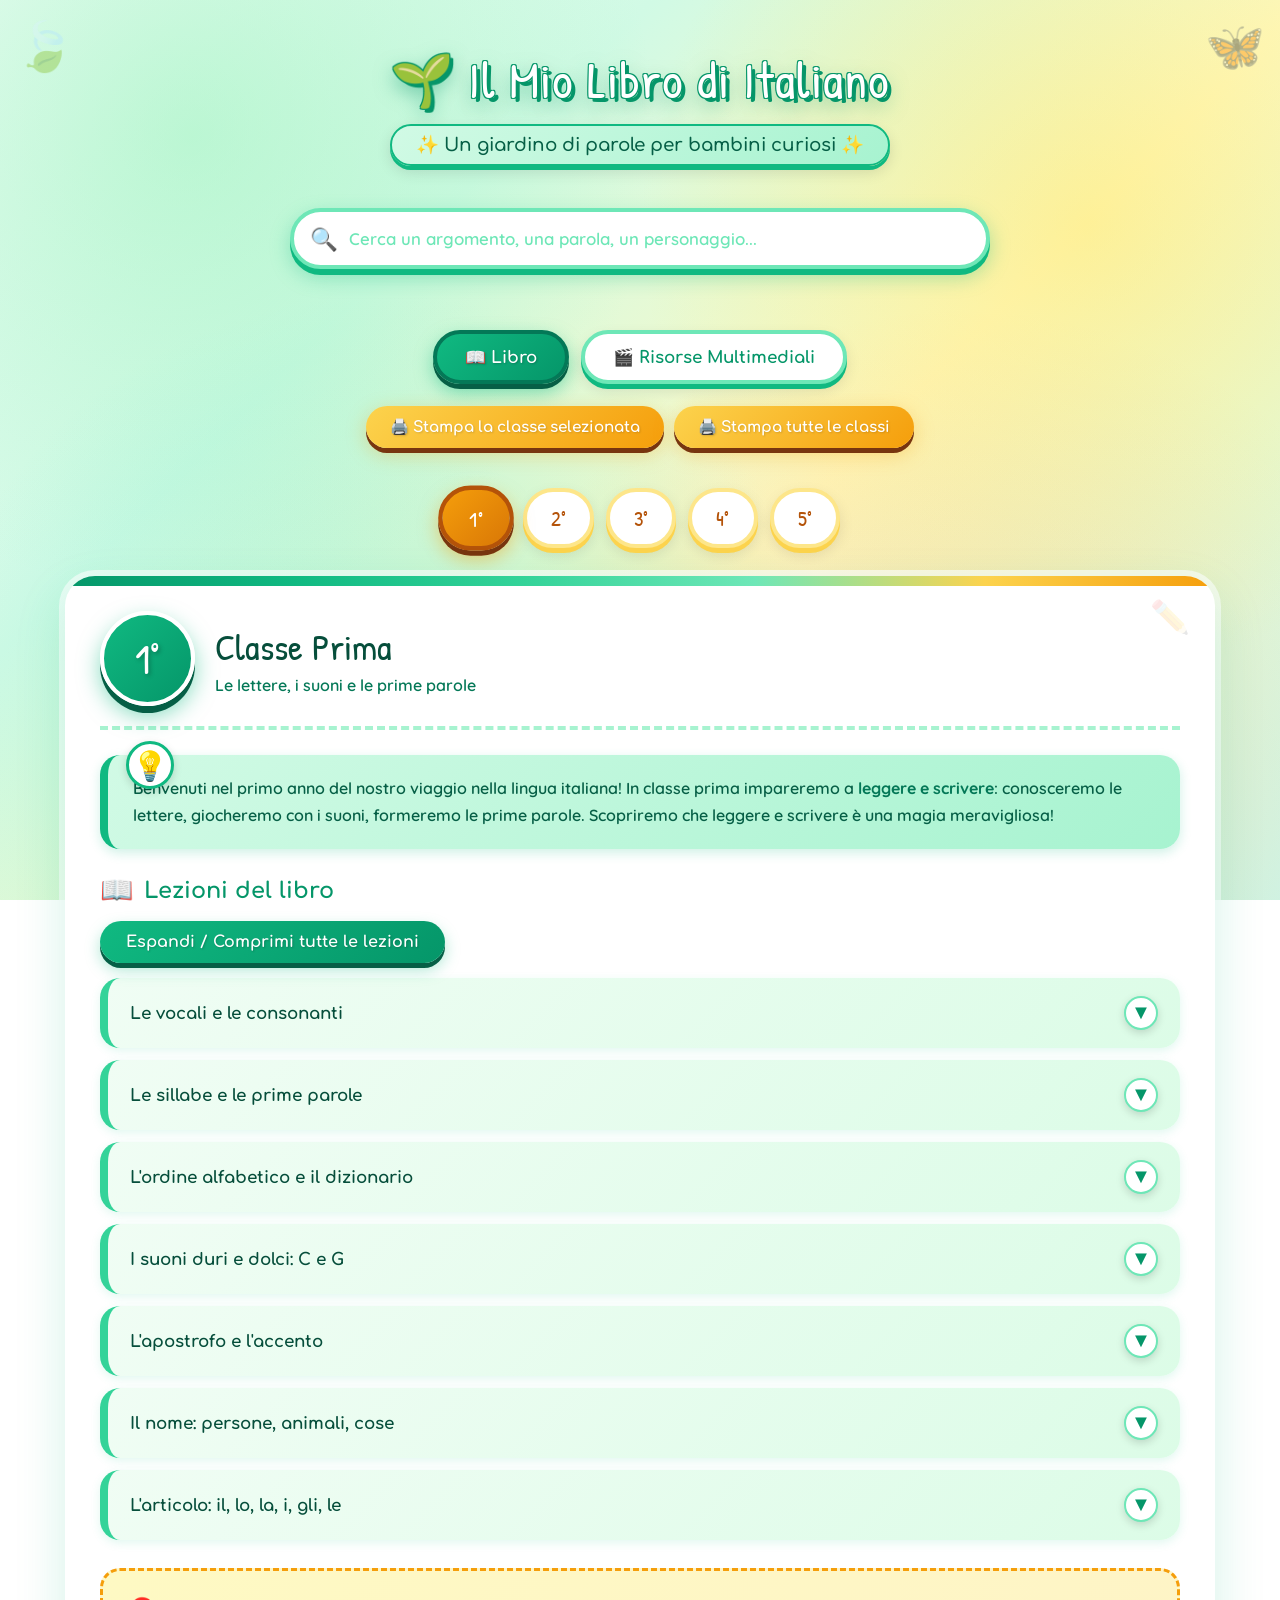
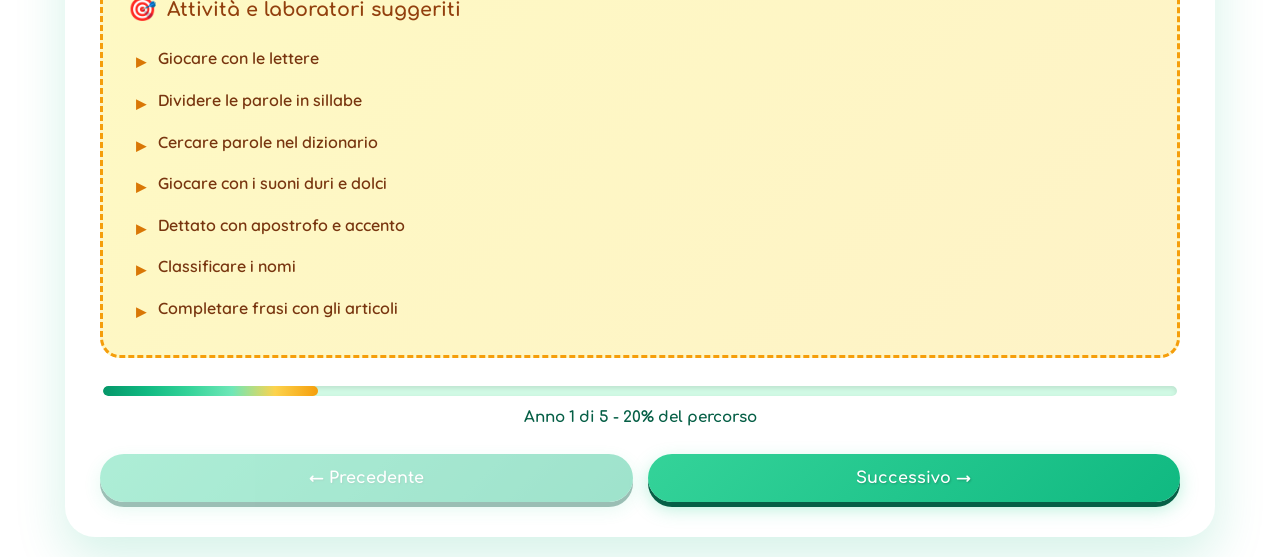
<file: Italiano.html>
<!DOCTYPE html>
<html lang="it">
<head>
<meta charset="UTF-8">
<meta name="viewport" content="width=device-width, initial-scale=1.0">
<title>Libro di Italiano - Scuola Primaria</title>
<link href="https://fonts.googleapis.com/css2?family=Patrick+Hand&family=Comfortaa:wght@400;500;600;700&family=Quicksand:wght@400;500;600;700&display=swap" rel="stylesheet">
<style>
  * { margin: 0; padding: 0; box-sizing: border-box; }

  body {
    font-family: 'Quicksand', 'Segoe UI', Tahoma, sans-serif;
    background: 
      radial-gradient(circle at 15% 15%, rgba(134, 239, 172, 0.4) 0%, transparent 35%),
      radial-gradient(circle at 85% 25%, rgba(253, 224, 71, 0.35) 0%, transparent 35%),
      radial-gradient(circle at 30% 85%, rgba(94, 234, 212, 0.4) 0%, transparent 40%),
      radial-gradient(circle at 75% 90%, rgba(251, 146, 60, 0.25) 0%, transparent 40%),
      linear-gradient(135deg, #ECFDF5 0%, #D1FAE5 30%, #FEF9C3 60%, #CCFBF1 100%);
    background-attachment: fixed;
    min-height: 100vh;
    padding: 20px;
    color: #064E3B;
    position: relative;
  }

  /* Foglia decorativa in alto a sinistra */
  body::before {
    content: "🍃";
    position: fixed;
    top: 15px;
    left: 15px;
    font-size: 3em;
    opacity: 0.4;
    z-index: 0;
    pointer-events: none;
    animation: floatLeaf 6s ease-in-out infinite;
  }
  /* Farfalla decorativa in alto a destra */
  body::after {
    content: "🦋";
    position: fixed;
    top: 15px;
    right: 15px;
    font-size: 3em;
    opacity: 0.4;
    z-index: 0;
    pointer-events: none;
    animation: floatButterfly 5s ease-in-out infinite;
  }
  @keyframes floatLeaf {
    0%, 100% { transform: translateY(0) rotate(-5deg); }
    50% { transform: translateY(-8px) rotate(5deg); }
  }
  @keyframes floatButterfly {
    0%, 100% { transform: translateY(0) translateX(0) rotate(0deg); }
    50% { transform: translateY(-10px) translateX(8px) rotate(-8deg); }
  }

  .container { max-width: 1150px; margin: 0 auto; position: relative; z-index: 1; }

  /* ===================== HEADER ===================== */
  header {
    text-align: center;
    padding: 25px 20px 20px 20px;
    margin-bottom: 22px;
  }
  header h1 {
    font-family: 'Patrick Hand', cursive;
    font-size: 3.2em;
    margin-bottom: 10px;
    color: #FFFFFF;
    text-shadow: 
      4px 4px 0 #059669,
      -1px -1px 0 #059669,
      1px -1px 0 #059669,
      -1px 1px 0 #059669,
      1px 1px 0 #059669,
      0 8px 20px rgba(5, 150, 105, 0.5);
    letter-spacing: 1px;
    font-weight: 400;
  }
  header p {
    font-family: 'Comfortaa', cursive;
    font-size: 1.15em;
    color: #065F46;
    font-weight: 600;
    background: linear-gradient(135deg, #D1FAE5, #A7F3D0);
    display: inline-block;
    padding: 8px 24px;
    border-radius: 30px;
    box-shadow: 0 4px 0 #10B981, 0 6px 15px rgba(0,0,0,0.12);
    border: 2px solid #10B981;
  }

  /* ===================== BARRA DI RICERCA ===================== */
  .search-bar { position: relative; max-width: 700px; margin: 0 auto 22px auto; }
  .search-bar input {
    width: 100%;
    padding: 16px 55px 16px 55px;
    border: 4px solid #6EE7B7;
    border-radius: 50px;
    font-family: 'Quicksand', sans-serif;
    font-size: 1.05em;
    font-weight: 700;
    background: white;
    color: #064E3B;
    outline: none;
    transition: all 0.3s ease;
    box-shadow: 0 6px 0 #10B981, 0 8px 20px rgba(16, 185, 129, 0.35);
  }
  .search-bar input:focus {
    border-color: #FCD34D;
    box-shadow: 0 6px 0 #F59E0B, 0 10px 25px rgba(245, 158, 11, 0.45);
    transform: translateY(-2px);
  }
  .search-bar input::placeholder { color: #6EE7B7; font-weight: 600; }
  .search-icon {
    position: absolute;
    left: 20px;
    top: 50%;
    transform: translateY(-50%);
    font-size: 1.4em;
    pointer-events: none;
  }
  .search-clear {
    position: absolute; right: 15px; top: 50%; transform: translateY(-50%);
    background: #F97316; color: white; border: none;
    width: 30px; height: 30px; border-radius: 50%; cursor: pointer;
    font-weight: bold; display: none; align-items: center; justify-content: center; font-size: 1em;
    box-shadow: 0 3px 8px rgba(249, 115, 22, 0.5);
    transition: transform 0.2s ease;
  }
  .search-clear:hover { transform: translateY(-50%) scale(1.15) rotate(90deg); }
  .search-clear.visible { display: flex; }

  .search-results-info {
    text-align: center;
    color: #065F46;
    font-family: 'Comfortaa', cursive;
    font-size: 1.05em;
    margin-bottom: 15px;
    min-height: 24px;
    font-weight: 700;
  }
  .search-highlight {
    background: #FEF08A;
    padding: 1px 5px;
    border-radius: 6px;
    font-weight: 800;
    color: #78350F;
  }

  /* ===================== TAB ===================== */
  .main-tabs { display: flex; justify-content: center; gap: 12px; margin-bottom: 22px; flex-wrap: wrap; }
  .main-tab {
    background: white;
    border: 4px solid #6EE7B7;
    color: #059669;
    padding: 13px 28px;
    border-radius: 50px;
    cursor: pointer;
    font-family: 'Comfortaa', cursive;
    font-size: 1.05em;
    font-weight: 700;
    transition: all 0.3s ease;
    box-shadow: 0 5px 0 #10B981, 0 7px 15px rgba(0,0,0,0.1);
  }
  .main-tab:hover { transform: translateY(-3px); box-shadow: 0 8px 0 #10B981, 0 10px 20px rgba(0,0,0,0.15); }
  .main-tab.active {
    background: linear-gradient(135deg, #10B981, #059669);
    color: white;
    border-color: #047857;
    box-shadow: 0 5px 0 #065F46, 0 8px 18px rgba(16, 185, 129, 0.5);
    text-shadow: 1px 1px 2px rgba(0,0,0,0.2);
  }

  .section { display: none; animation: fadeIn 0.5s ease; }
  .section.active { display: block; }

  @keyframes fadeIn { from { opacity: 0; transform: translateY(20px); } to { opacity: 1; transform: translateY(0); } }

  /* ===================== NAV CLASSE ===================== */
  .timeline-nav { display: flex; justify-content: center; flex-wrap: wrap; gap: 12px; margin-bottom: 28px; }
  .nav-btn {
    background: white;
    border: 4px solid #FDE68A;
    color: #B45309;
    padding: 12px 24px;
    border-radius: 50px;
    cursor: pointer;
    font-family: 'Patrick Hand', cursive;
    font-size: 1.3em;
    font-weight: 400;
    transition: all 0.3s ease;
    box-shadow: 0 5px 0 #FCD34D, 0 7px 15px rgba(0,0,0,0.1);
    min-width: 70px;
  }
  .nav-btn:hover { transform: translateY(-3px) rotate(-3deg); box-shadow: 0 8px 0 #FCD34D, 0 10px 20px rgba(0,0,0,0.15); }
  .nav-btn.active {
    background: linear-gradient(135deg, #F59E0B, #D97706);
    color: white;
    border-color: #B45309;
    box-shadow: 0 5px 0 #78350F, 0 8px 18px rgba(245, 158, 11, 0.5);
    transform: scale(1.08);
  }

  /* ===================== CARD CLASSE ===================== */
  .year-card {
    background: white;
    border-radius: 30px;
    padding: 35px;
    box-shadow: 0 20px 50px rgba(16, 185, 129, 0.18), 0 0 0 6px rgba(255,255,255,0.6);
    animation: fadeIn 0.5s ease;
    display: none;
    position: relative;
    overflow: hidden;
  }
  .year-card::before {
    content: "";
    position: absolute;
    top: 0;
    left: 0;
    right: 0;
    height: 10px;
    background: linear-gradient(90deg, #059669, #10B981, #34D399, #6EE7B7, #FCD34D, #F59E0B);
  }
  .year-card::after {
    content: "✏️";
    position: absolute;
    top: 20px;
    right: 25px;
    font-size: 2em;
    opacity: 0.15;
    pointer-events: none;
  }
  .year-card.active { display: block; }

  .year-header {
    display: flex;
    align-items: center;
    gap: 20px;
    margin-bottom: 25px;
    padding-bottom: 20px;
    border-bottom: 4px dashed #A7F3D0;
    flex-wrap: wrap;
  }
  .year-badge {
    background: linear-gradient(135deg, #10B981, #059669);
    color: white;
    width: 95px;
    height: 95px;
    border-radius: 50%;
    display: flex;
    align-items: center;
    justify-content: center;
    font-family: 'Patrick Hand', cursive;
    font-size: 2.6em;
    font-weight: 400;
    flex-shrink: 0;
    box-shadow: 0 7px 0 #065F46, 0 10px 22px rgba(16, 185, 129, 0.5);
    text-shadow: 2px 2px 4px rgba(0,0,0,0.25);
    border: 4px solid white;
    animation: wiggleBadge 5s ease-in-out infinite;
  }
  @keyframes wiggleBadge {
    0%, 100% { transform: rotate(0deg); }
    25% { transform: rotate(-5deg); }
    75% { transform: rotate(5deg); }
  }
  .year-title h2 {
    color: #064E3B;
    font-family: 'Patrick Hand', cursive;
    font-size: 2.3em;
    margin-bottom: 4px;
    font-weight: 400;
  }
  .year-title p { color: #047857; font-size: 1em; font-weight: 600; }

  .book-intro {
    background: linear-gradient(135deg, #D1FAE5, #A7F3D0);
    border-radius: 20px;
    padding: 20px 25px;
    margin-bottom: 25px;
    border-left: 8px solid #10B981;
    color: #065F46;
    line-height: 1.7;
    font-size: 1em;
    font-weight: 600;
    box-shadow: 0 4px 12px rgba(16, 185, 129, 0.2);
    position: relative;
  }
  .book-intro::before {
    content: "💡";
    position: absolute;
    top: -14px;
    left: 18px;
    font-size: 1.8em;
    background: white;
    border-radius: 50%;
    width: 42px;
    height: 42px;
    display: flex;
    align-items: center;
    justify-content: center;
    box-shadow: 0 3px 8px rgba(0,0,0,0.15);
    border: 3px solid #10B981;
  }
  .book-intro strong { color: #047857; }

  /* ===================== ARGOMENTI ===================== */
  .theme-section { margin-bottom: 28px; }
  .theme-section h3 {
    color: #059669;
    font-family: 'Comfortaa', cursive;
    font-size: 1.4em;
    margin-bottom: 15px;
    display: flex;
    align-items: center;
    gap: 10px;
    font-weight: 700;
  }
  .theme-section h3::before { content: "📖"; font-size: 1.2em; }

  .topic-list { list-style: none; }
  .topic-item {
    background: linear-gradient(135deg, #F0FDF4, #DCFCE7);
    border-left: 8px solid #34D399;
    margin-bottom: 12px;
    border-radius: 20px;
    overflow: hidden;
    transition: all 0.3s ease;
    box-shadow: 0 3px 10px rgba(52, 211, 153, 0.15);
  }
  .topic-item:hover { box-shadow: 0 8px 20px rgba(52, 211, 153, 0.3); transform: translateX(4px); }
  .topic-item.open {
    border-left-color: #F59E0B;
    background: linear-gradient(135deg, #FEF9C3, #FEF3C7);
  }

  .topic-header {
    padding: 18px 22px;
    cursor: pointer;
    display: flex;
    justify-content: space-between;
    align-items: center;
    gap: 15px;
    font-family: 'Comfortaa', cursive;
    font-size: 1.05em;
    line-height: 1.5;
    user-select: none;
    transition: background 0.2s ease;
    font-weight: 700;
    color: #064E3B;
  }
  .topic-header:hover { background: rgba(52, 211, 153, 0.1); }
  .topic-item.open .topic-header { background: rgba(245, 158, 11, 0.12); color: #78350F; }

  .topic-toggle-icon {
    color: #059669;
    font-size: 1.2em;
    font-weight: bold;
    transition: transform 0.3s ease;
    flex-shrink: 0;
    width: 34px;
    height: 34px;
    background: white;
    border-radius: 50%;
    display: flex;
    align-items: center;
    justify-content: center;
    box-shadow: 0 3px 8px rgba(0,0,0,0.15);
    border: 2px solid #6EE7B7;
  }
  .topic-item.open .topic-toggle-icon {
    transform: rotate(180deg);
    background: linear-gradient(135deg, #F59E0B, #D97706);
    color: white;
    border-color: #D97706;
  }

  .topic-body { max-height: 0; overflow: hidden; transition: max-height 0.9s ease; padding: 0 22px; }
  .topic-item.open .topic-body { max-height: 40000px; padding: 0 22px 22px 22px; }

  .topic-detail {
    background: white;
    border-radius: 16px;
    padding: 25px;
    margin-top: 5px;
    border: 3px solid #A7F3D0;
    box-shadow: 0 5px 15px rgba(0,0,0,0.08);
  }

  .topic-detail h4 {
    color: #047857;
    font-family: 'Comfortaa', cursive;
    font-size: 1.1em;
    margin-bottom: 12px;
    display: flex;
    align-items: center;
    gap: 8px;
    margin-top: 24px;
    padding-bottom: 8px;
    border-bottom: 3px dotted #D1FAE5;
    font-weight: 700;
  }
  .topic-detail h4:first-child { margin-top: 0; }

  .lezione-text {
    color: #1F2937;
    font-size: 1.02em;
    line-height: 1.85;
    text-align: justify;
    font-weight: 500;
  }
  .lezione-text p { margin-bottom: 15px; }
  .lezione-text p:last-child { margin-bottom: 0; }

  .lezione-text .capolettera::first-letter {
    font-family: 'Patrick Hand', cursive;
    font-size: 3.6em;
    font-weight: 400;
    float: left;
    line-height: 0.85;
    margin: 8px 12px 0 0;
    color: #10B981;
    text-shadow: 3px 3px 0 #FEF08A;
  }

  /* ===================== BOX ===================== */
  .box-approfondimento, .box-curiosita, .box-personaggi, .box-vita,
  .box-fonti, .box-oggi, .box-glossario, .box-attivita {
    border-radius: 16px;
    padding: 18px 22px;
    margin: 12px 0;
    font-size: 0.98em;
    line-height: 1.7;
    border-left: 6px solid;
    font-weight: 500;
    box-shadow: 0 3px 10px rgba(0,0,0,0.06);
  }
  .box-approfondimento { background: linear-gradient(135deg, #DBEAFE, #BFDBFE); color: #1E3A8A; border-left-color: #3B82F6; }
  .box-curiosita { background: linear-gradient(135deg, #FEF3C7, #FDE68A); color: #78350F; border-left-color: #F59E0B; }
  .box-personaggi { background: linear-gradient(135deg, #EDE9FE, #DDD6FE); color: #4C1D95; border-left-color: #8B5CF6; }
  .box-vita { background: linear-gradient(135deg, #FCE7F3, #FBCFE8); color: #831843; border-left-color: #EC4899; }
  .box-fonti { background: linear-gradient(135deg, #FEF9C3, #FEF08A); color: #713F12; border-left-color: #EAB308; }
  .box-oggi { background: linear-gradient(135deg, #CFFAFE, #A5F3FC); color: #164E63; border-left-color: #06B6D4; }
  .box-glossario { background: linear-gradient(135deg, #FFEDD5, #FED7AA); color: #7C2D12; border-left-color: #F97316; }
  .box-attivita { background: linear-gradient(135deg, #D1FAE5, #A7F3D0); color: #065F46; border-left-color: #10B981; }

  .box-personaggi ul, .box-fonti ul, .box-glossario ul, .box-attivita ul { list-style: none; margin-top: 8px; }
  .box-personaggi li { padding: 5px 0 5px 26px; position: relative; }
  .box-personaggi li::before { content: "👤"; position: absolute; left: 0; font-size: 0.95em; }
  .box-fonti li { padding: 5px 0 5px 26px; position: relative; }
  .box-fonti li::before { content: "📖"; position: absolute; left: 0; font-size: 0.95em; }
  .box-glossario li { padding: 5px 0 5px 22px; position: relative; }
  .box-glossario li::before { content: "📌"; position: absolute; left: 0; font-size: 0.85em; }
  .box-attivita li { padding: 5px 0 5px 26px; position: relative; }
  .box-attivita li::before { content: "✏️"; position: absolute; left: 0; font-size: 0.95em; }

  .box-cronologia {
    background: linear-gradient(135deg, #F1F5F9, #E2E8F0);
    border-radius: 16px;
    padding: 18px 22px;
    margin: 12px 0;
    border-left: 6px solid #64748B;
    box-shadow: 0 3px 10px rgba(0,0,0,0.06);
  }
  .box-cronologia .crono-title { color: #334155; font-family: 'Comfortaa', cursive; font-weight: 700; margin-bottom: 10px; font-size: 1em; }
  .box-cronologia ul { list-style: none; }
  .box-cronologia li { padding: 5px 0 5px 26px; position: relative; color: #475569; line-height: 1.6; font-size: 0.95em; }
  .box-cronologia li::before { content: "⏱"; position: absolute; left: 0; font-size: 0.95em; }

  .box-mappa {
    background: linear-gradient(135deg, #F0FDF4, #DCFCE7);
    border-radius: 16px;
    padding: 18px 24px;
    margin: 12px 0;
    border-left: 6px solid #059669;
    box-shadow: 0 3px 10px rgba(0,0,0,0.06);
  }
  .box-mappa .mappa-title { color: #047857; font-family: 'Comfortaa', cursive; font-weight: 700; margin-bottom: 10px; font-size: 1em; }
  .box-mappa ul { list-style: none; }
  .box-mappa li { padding: 5px 0 5px 26px; position: relative; color: #444; line-height: 1.6; font-size: 0.95em; }
  .box-mappa li::before { content: "◆"; position: absolute; left: 4px; color: #10B981; font-size: 0.85em; }
  .box-mappa ul ul li::before { content: "▸"; color: #34D399; }
  .box-mappa ul ul { padding-left: 14px; margin-top: 4px; }

  .box-verifica {
    background: linear-gradient(135deg, #FEE2E2, #FECACA);
    border-radius: 16px;
    padding: 18px 24px;
    margin: 12px 0;
    border-left: 6px solid #EF4444;
    box-shadow: 0 3px 10px rgba(0,0,0,0.06);
  }
  .box-verifica .verifica-title { color: #B91C1C; font-family: 'Comfortaa', cursive; font-weight: 700; margin-bottom: 10px; font-size: 1em; }
  .box-verifica ol, .box-verifica ul { padding-left: 24px; color: #7F1D1D; line-height: 1.7; font-size: 0.95em; }
  .box-verifica li { padding: 5px 0; }
  .box-verifica .vf { list-style: none; padding-left: 0; }
  .box-verifica .vf li { padding: 5px 0 5px 30px; position: relative; }
  .box-verifica .vf li::before { content: "◻"; position: absolute; left: 4px; font-size: 1.1em; }

  .expand-all-btn {
    background: linear-gradient(135deg, #10B981, #059669);
    border: none;
    color: white;
    padding: 12px 26px;
    border-radius: 50px;
    cursor: pointer;
    font-family: 'Comfortaa', cursive;
    font-size: 1em;
    font-weight: 700;
    transition: all 0.3s ease;
    margin-bottom: 15px;
    box-shadow: 0 5px 0 #065F46, 0 7px 15px rgba(16, 185, 129, 0.35);
    text-shadow: 1px 1px 2px rgba(0,0,0,0.2);
  }
  .expand-all-btn:hover { transform: translateY(-3px); box-shadow: 0 8px 0 #065F46, 0 10px 20px rgba(16, 185, 129, 0.45); }

  .activities {
    background: linear-gradient(135deg, #FEF9C3, #FEF3C7);
    padding: 25px;
    border-radius: 20px;
    margin-top: 25px;
    border: 3px dashed #F59E0B;
  }
  .activities h3 { color: #92400E; font-family: 'Comfortaa', cursive; margin-bottom: 15px; display: flex; align-items: center; gap: 10px; font-size: 1.2em; font-weight: 700; }
  .activities h3::before { content: "🎯"; font-size: 1.2em; }
  .activities ul { list-style: none; }
  .activities li { padding: 8px 0 8px 30px; position: relative; color: #78350F; line-height: 1.6; font-weight: 600; font-size: 1em; }
  .activities li::before { content: "▸"; position: absolute; left: 8px; color: #D97706; font-weight: bold; font-size: 1.2em; }

  .progress-bar { margin-top: 25px; background: #D1FAE5; border-radius: 20px; height: 16px; overflow: hidden; border: 3px solid white; box-shadow: inset 0 2px 5px rgba(0,0,0,0.1); }
  .progress-fill {
    height: 100%;
    background: linear-gradient(90deg, #059669, #10B981, #34D399, #6EE7B7, #FCD34D, #F59E0B);
    border-radius: 20px;
    transition: width 0.5s ease;
  }
  .progress-label { text-align: center; margin-top: 10px; color: #065F46; font-family: 'Comfortaa', cursive; font-size: 0.95em; font-weight: 700; }

  .controls { display: flex; justify-content: space-between; margin-top: 28px; gap: 15px; flex-wrap: wrap; }
  .ctrl-btn {
    background: linear-gradient(135deg, #34D399, #10B981);
    color: white;
    border: none;
    padding: 15px 32px;
    border-radius: 50px;
    cursor: pointer;
    font-family: 'Comfortaa', cursive;
    font-size: 1em;
    font-weight: 700;
    transition: all 0.3s ease;
    flex: 1;
    min-width: 140px;
    box-shadow: 0 5px 0 #065F46, 0 7px 18px rgba(52, 211, 153, 0.35);
    text-shadow: 1px 1px 2px rgba(0,0,0,0.2);
  }
  .ctrl-btn:hover:not(:disabled) { transform: translateY(-3px); box-shadow: 0 8px 0 #065F46, 0 10px 22px rgba(52, 211, 153, 0.45); }
  .ctrl-btn:disabled { opacity: 0.4; cursor: not-allowed; }

  .print-btn {
    background: linear-gradient(135deg, #FCD34D, #F59E0B);
    border: none;
    color: white;
    padding: 12px 24px;
    border-radius: 50px;
    cursor: pointer;
    font-family: 'Comfortaa', cursive;
    font-size: 0.95em;
    font-weight: 700;
    transition: all 0.3s ease;
    box-shadow: 0 5px 0 #78350F, 0 6px 20px rgba(245, 158, 11, 0.35);
    display: inline-flex;
    align-items: center;
    gap: 8px;
    margin-bottom: 20px;
    text-shadow: 1px 1px 2px rgba(0,0,0,0.15);
  }
  .print-btn:hover { transform: translateY(-3px); box-shadow: 0 8px 0 #78350F, 0 10px 25px rgba(245, 158, 11, 0.45); }
  .print-controls { display: flex; justify-content: center; gap: 10px; margin-bottom: 20px; flex-wrap: wrap; }

  /* ===================== RISORSE ===================== */
  .resources-intro {
    background: white;
    border-radius: 25px;
    padding: 32px;
    margin-bottom: 22px;
    box-shadow: 0 12px 30px rgba(16, 185, 129, 0.12);
    text-align: center;
    border: 4px solid #6EE7B7;
    position: relative;
  }
  .resources-intro::before {
    content: "📚";
    position: absolute;
    top: -25px;
    left: 50%;
    transform: translateX(-50%);
    font-size: 2.5em;
    background: white;
    border-radius: 50%;
    width: 60px;
    height: 60px;
    display: flex;
    align-items: center;
    justify-content: center;
    box-shadow: 0 4px 10px rgba(0,0,0,0.15);
    border: 3px solid #6EE7B7;
  }
  .resources-intro h2 { color: #059669; font-family: 'Comfortaa', cursive; font-size: 1.9em; margin-bottom: 10px; margin-top: 10px; font-weight: 700; }
  .resources-intro p { color: #047857; font-size: 1.05em; line-height: 1.6; max-width: 700px; margin: 0 auto; font-weight: 600; }

  .resource-filters { display: flex; justify-content: center; flex-wrap: wrap; gap: 10px; margin-bottom: 22px; }
  .filter-btn {
    background: white;
    border: 3px solid #FDE68A;
    color: #B45309;
    padding: 10px 22px;
    border-radius: 50px;
    cursor: pointer;
    font-family: 'Comfortaa', cursive;
    font-size: 0.95em;
    font-weight: 700;
    transition: all 0.3s ease;
    box-shadow: 0 4px 0 #FCD34D;
  }
  .filter-btn:hover { transform: translateY(-2px); box-shadow: 0 6px 0 #FCD34D; }
  .filter-btn.active {
    background: linear-gradient(135deg, #F59E0B, #D97706);
    color: white;
    border-color: #B45309;
    box-shadow: 0 4px 0 #78350F;
  }

  .resources-grid { display: grid; grid-template-columns: repeat(auto-fill, minmax(300px, 1fr)); gap: 20px; }

  .resource-card {
    background: white;
    border-radius: 22px;
    padding: 25px;
    box-shadow: 0 8px 25px rgba(0,0,0,0.1);
    transition: all 0.3s ease;
    display: flex;
    flex-direction: column;
    border-top: 8px solid #34D399;
    position: relative;
    overflow: hidden;
  }
  .resource-card:hover { transform: translateY(-8px) rotate(1deg); box-shadow: 0 15px 35px rgba(0,0,0,0.18); }
  .resource-card[data-type="video"] { border-top-color: #F97316; }
  .resource-card[data-type="sito"] { border-top-color: #10B981; }
  .resource-card[data-type="app"] { border-top-color: #FCD34D; }
  .resource-card[data-type="podcast"] { border-top-color: #06B6D4; }
  .resource-card[data-type="gioco"] { border-top-color: #8B5CF6; }

  .resource-type-badge {
    display: inline-flex;
    align-items: center;
    gap: 6px;
    font-family: 'Comfortaa', cursive;
    font-size: 0.82em;
    font-weight: 700;
    padding: 6px 14px;
    border-radius: 50px;
    margin-bottom: 12px;
    align-self: flex-start;
    text-transform: uppercase;
  }
  .resource-card[data-type="video"] .resource-type-badge { background: #FFEDD5; color: #C2410C; }
  .resource-card[data-type="sito"] .resource-type-badge { background: #D1FAE5; color: #047857; }
  .resource-card[data-type="app"] .resource-type-badge { background: #FEF3C7; color: #B45309; }
  .resource-card[data-type="podcast"] .resource-type-badge { background: #CFFAFE; color: #0E7490; }
  .resource-card[data-type="gioco"] .resource-type-badge { background: #EDE9FE; color: #6D28D9; }

  .resource-card h3 { color: #064E3B; font-family: 'Comfortaa', cursive; font-size: 1.1em; margin-bottom: 10px; line-height: 1.4; font-weight: 700; }
  .resource-card p { color: #475569; font-size: 0.95em; line-height: 1.6; margin-bottom: 14px; flex-grow: 1; font-weight: 500; }
  .resource-meta { display: flex; flex-wrap: wrap; gap: 6px; margin-bottom: 14px; }
  .meta-tag { background: #F0FDF4; color: #065F46; font-size: 0.78em; padding: 5px 12px; border-radius: 20px; font-weight: 700; }

  .resource-link {
    display: inline-flex;
    align-items: center;
    gap: 8px;
    background: linear-gradient(135deg, #10B981, #059669);
    color: white;
    text-decoration: none;
    padding: 12px 20px;
    border-radius: 50px;
    font-family: 'Comfortaa', cursive;
    font-weight: 700;
    font-size: 0.95em;
    transition: all 0.3s ease;
    align-self: flex-start;
    box-shadow: 0 4px 0 #065F46;
    text-shadow: 1px 1px 2px rgba(0,0,0,0.15);
  }
  .resource-link:hover { transform: translateX(5px); box-shadow: 0 6px 0 #065F46, 0 8px 15px rgba(16, 185, 129, 0.4); }

  .no-results { grid-column: 1 / -1; text-align: center; color: #064E3B; font-family: 'Comfortaa', cursive; font-size: 1.15em; font-weight: 700; padding: 50px; background: rgba(255,255,255,0.95); border-radius: 22px; border: 4px dashed #6EE7B7; }

  /* ===================== STAMPA ===================== */
  @media print {
    @page { margin: 1.5cm; }
    html, body {
      background: white !important;
      padding: 0 !important;
      margin: 0 !important;
      color: black !important;
      font-size: 11pt;
      font-family: Georgia, 'Times New Roman', serif;
    }
    body::before, body::after { display: none !important; }
    .container { max-width: 100% !important; }
    header, .main-tabs, .search-bar, .search-results-info, .timeline-nav, .controls,
    .print-btn, .print-controls, .expand-all-btn, .topic-toggle-icon, .progress-bar, .progress-label,
    .main-tab, .nav-btn, #risorse, .resource-filters, .resource-link, .resources-grid, .no-results {
      display: none !important;
    }
    .year-card {
      display: none !important;
      box-shadow: none !important;
      border-radius: 0 !important;
      padding: 0 !important;
      margin: 0 !important;
      animation: none !important;
      background: white !important;
    }
    .year-card::before, .year-card::after { display: none !important; }
    .year-card.print-target {
      display: block !important;
      margin-bottom: 20pt !important;
      page-break-after: always !important;
    }
    .year-card.print-target:last-child { page-break-after: auto !important; }
    .topic-item {
      display: block !important;
      background: white !important;
      border-left: 3px solid #333 !important;
      margin-bottom: 10pt !important;
      page-break-inside: avoid !important;
      box-shadow: none !important;
    }
    .topic-body { max-height: none !important; overflow: visible !important; height: auto !important; padding: 8pt 12pt !important; display: block !important; }
    .topic-header { background: #f0f0f0 !important; color: black !important; padding: 8pt 12pt !important; font-size: 11pt !important; page-break-after: avoid !important; -webkit-print-color-adjust: exact; print-color-adjust: exact; }
    .year-header { border-bottom: 2px solid #333 !important; padding-bottom: 8pt !important; margin-bottom: 15pt !important; page-break-after: avoid !important; }
    .year-badge { background: #333 !important; color: white !important; box-shadow: none !important; width: 50pt !important; height: 50pt !important; font-size: 1.5em !important; animation: none !important; -webkit-print-color-adjust: exact; print-color-adjust: exact; }
    .year-title h2 { color: black !important; font-size: 18pt !important; font-family: Georgia, serif !important; }
    .year-title p { color: #555 !important; }
    .book-intro { background: #f5f5f5 !important; border-left: 4px solid #333 !important; color: black !important; padding: 8pt 12pt !important; font-size: 10pt !important; -webkit-print-color-adjust: exact; print-color-adjust: exact; }
    .book-intro::before { display: none !important; }
    .theme-section h3 { color: black !important; font-size: 14pt !important; margin: 15pt 0 8pt 0 !important; page-break-after: avoid !important; }
    .theme-section h3::before { content: "" !important; }
    .topic-detail { padding: 8pt 0 !important; border: none !important; box-shadow: none !important; background: white !important; }
    .topic-detail h4 { color: black !important; border-bottom: 1px solid #ccc !important; margin-top: 10pt !important; font-size: 10pt !important; page-break-after: avoid !important; }
    .lezione-text { color: black !important; text-align: justify !important; font-size: 10pt !important; line-height: 1.5 !important; }
    .lezione-text p { margin-bottom: 6pt !important; }
    .lezione-text .capolettera::first-letter { color: black !important; font-size: 2.5em !important; text-shadow: none !important; }
    .box-approfondimento, .box-curiosita, .box-personaggi, .box-vita,
    .box-fonti, .box-oggi, .box-glossario, .box-attivita,
    .box-cronologia, .box-mappa, .box-verifica {
      background: #f9f9f9 !important; border-left: 3px solid #666 !important;
      color: black !important; padding: 6pt 10pt !important;
      margin: 6pt 0 !important; font-size: 9.5pt !important;
      page-break-inside: avoid !important; box-shadow: none !important;
      -webkit-print-color-adjust: exact; print-color-adjust: exact;
    }
    .box-verifica .verifica-title, .box-mappa .mappa-title, .box-cronologia .crono-title { color: black !important; }
    .box-verifica ol, .box-verifica ul, .box-verifica li,
    .box-mappa li, .box-cronologia li, .box-glossario li,
    .box-personaggi li, .box-fonti li, .box-attivita li { color: black !important; font-size: 9.5pt !important; }
    .box-verifica .vf li::before { content: "□ " !important; }
    .activities { background: #f5f5f5 !important; page-break-inside: avoid !important; border: 1px solid #ccc !important; -webkit-print-color-adjust: exact; print-color-adjust: exact; }
    .activities h3 { color: black !important; }
    .activities h3::before { content: "" !important; }
    .activities li { color: black !important; font-size: 10pt !important; }
    .activities li::before { content: "• " !important; color: black !important; }
    a { color: black !important; text-decoration: none !important; }
  }

  @media (max-width: 768px) {
    body { padding: 12px; }
    header h1 { font-size: 2.2em; }
    header p { font-size: 1em; }
    .search-bar input { padding: 14px 45px 14px 45px; font-size: 0.95em; }
    .year-card { padding: 22px; border-radius: 22px; }
    .year-badge { width: 70px; height: 70px; font-size: 2em; }
    .year-title h2 { font-size: 1.7em; }
    .nav-btn { padding: 10px 18px; font-size: 1.1em; min-width: 55px; }
    .ctrl-btn { padding: 13px 20px; font-size: 0.95em; }
    .main-tab { padding: 11px 20px; font-size: 1em; }
    .resources-grid { grid-template-columns: 1fr; }
    .resources-intro { padding: 22px; }
    .resources-intro h2 { font-size: 1.5em; }
    .topic-header { padding: 14px 15px; font-size: 1em; }
    .topic-detail { padding: 18px; }
    .lezione-text { font-size: 0.98em; text-align: left; }
  }
</style>
</head>
<body>
<div class="container">
  <header>
    <h1>🌱 Il Mio Libro di Italiano</h1>
    <p>✨ Un giardino di parole per bambini curiosi ✨</p>
  </header>

  <div class="search-bar">
    <span class="search-icon">🔍</span>
    <input type="text" id="searchInput" placeholder="Cerca un argomento, una parola, un personaggio...">
    <button class="search-clear" id="searchClear" title="Cancella ricerca">✕</button>
  </div>
  <div class="search-results-info" id="searchInfo"></div>

  <div class="main-tabs">
    <button class="main-tab active" onclick="switchSection('programma', this)">📖 Libro</button>
    <button class="main-tab" onclick="switchSection('risorse', this)">🎬 Risorse Multimediali</button>
  </div>

  <section id="programma" class="section active">
    <div class="print-controls">
      <button class="print-btn" onclick="printCurrent()">🖨️ Stampa la classe selezionata</button>
      <button class="print-btn" onclick="printAll()">🖨️ Stampa tutte le classi</button>
    </div>
    <div class="timeline-nav" id="navButtons"></div>
    <div id="yearCards"></div>
  </section>

  <section id="risorse" class="section">
    <div class="resources-intro">
      <h2>Risorse Multimediali per l'Italiano</h2>
      <p>Una raccolta di video, siti web, app, podcast e giochi educativi per imparare la lingua italiana divertendosi.</p>
    </div>
    <div class="resource-filters" id="resourceFilters">
      <button class="filter-btn active" data-filter="tutti">Tutti</button>
      <button class="filter-btn" data-filter="video">🎥 Video</button>
      <button class="filter-btn" data-filter="sito">🌐 Siti</button>
      <button class="filter-btn" data-filter="app">📱 App</button>
      <button class="filter-btn" data-filter="podcast">🎧 Podcast</button>
      <button class="filter-btn" data-filter="gioco">🎮 Giochi</button>
    </div>
    <div class="resources-grid" id="resourcesGrid"></div>
  </section>
</div>

<script>
  /* ============================================================
     PROGRAMMA DI ITALIANO - SCUOLA PRIMARIA
     (contenuti identici alla versione precedente)
  ============================================================ */
  const programmi = [
    /* ===================== CLASSE PRIMA ===================== */
    {
      anno: 1, titolo: "Classe Prima", sottotitolo: "Le lettere, i suoni e le prime parole",
      introduzione: "Benvenuti nel primo anno del nostro viaggio nella lingua italiana! In classe prima impareremo a <strong>leggere e scrivere</strong>: conosceremo le lettere, giocheremo con i suoni, formeremo le prime parole. Scopriremo che leggere e scrivere è una magia meravigliosa!",
      argomenti: [
        {
          titolo: "Le vocali e le consonanti",
          lezione: [
            "Le lettere dell'alfabeto si dividono in vocali e consonanti. Le vocali sono <strong>A, E, I, O, U</strong>. Le consonanti sono tutte le altre lettere: B, C, D, F, G, H, L, M, N, P, Q, R, S, T, V, Z.",
            "Le vocali possono stare da sole: «A», «E», «IO», «AH». Le consonanti invece hanno bisogno di una vocale per formare una sillaba: «BA», «CE», «DI», «MO». Insieme formano le parole!",
            "L'alfabeto italiano ha 21 lettere, ma ne usiamo anche altre 5 per parole straniere: J, K, W, X, Y. Ogni lettera ha un suono, e ogni suono è come un piccolo mattoncino che costruisce le parole.",
            "Imparare a riconoscere le vocali e le consonanti è il primo passo per leggere e scrivere. Quando vedi una parola, prova a individuare le vocali e le consonanti: «CASA» ha due consonanti (C, S) e due vocali (A, A).",
            "Le vocali sono come la melodia della lingua, le consonanti come il ritmo. Senza le vocali, le parole non avrebbero suono; senza le consonanti, sarebbero solo suoni aperti. Insieme formano la musica delle parole!"
          ],
          approfondimento: "L'alfabeto italiano ha 21 lettere: 5 vocali (A, E, I, O, U) e 16 consonanti. A queste si aggiungono 5 lettere straniere (J, K, W, X, Y), usate in parole come «jeans», «kiwi», «web», «taxi», «yogurt».",
          personaggi: [
            { nome: "L'insegnante", descrizione: "ci insegna a leggere e scrivere, una lettera alla volta." },
            { nome: "Lo scrittore", descrizione: "crea storie con le lettere e le parole." },
            { nome: "Il tipografo", descrizione: "compone le lettere per stampare i libri." }
          ],
          vita: "La lettura e la scrittura sono strumenti preziosi per tutta la vita. Saper leggere significa poter scoprire il mondo: libri, cartelli, messaggi, ricette, istruzioni. Saper scrivere significa poter comunicare con gli altri: lettere, storie, pensieri.",
          fonti: [
            "L'alfabeto italiano",
            "I libri di lettura",
            "Le filastrocche",
            "I giochi con le lettere"
          ],
          curiosita: "L'alfabeto più antico del mondo è quello fenicio, inventato più di 3.000 anni fa. Aveva solo 22 segni, molto più semplici dei geroglifici egizi o della scrittura cuneiforme!",
          oggi: "Oggi la scrittura è alla portata di tutti, ma per secoli è stata un privilegio di pochi. La scuola è una grande conquista: tutti possono imparare a leggere e scrivere!",
          cronologia: [
            { data: "3000 a.C.", evento: "nascita della scrittura" },
            { data: "1200 a.C.", evento: "alfabeto fenicio" },
            { data: "800 a.C.", evento: "alfabeto greco" },
            { data: "Oggi", evento: "alfabeto latino in tutto il mondo" }
          ],
          glossario: [
            { termine: "Vocale", definizione: "una lettera che può stare da sola (A, E, I, O, U)" },
            { termine: "Consonante", definizione: "una lettera che ha bisogno di una vocale" },
            { termine: "Alfabeto", definizione: "l'insieme delle lettere di una lingua" }
          ],
          mappa: [
            { nodo: "Le lettere", figli: ["Vocali (A, E, I, O, U)", "Consonanti (B, C, D, F, G, ...)"] },
            { nodo: "L'alfabeto", figli: ["21 lettere italiane", "5 lettere straniere"] }
          ],
          verifica: [
            "Quali sono le vocali?",
            "Fai un esempio di consonante.",
            "Quante lettere ha l'alfabeto italiano?",
            "Trova le vocali e le consonanti nella parola «MAMMA».",
            "Perché le vocali e le consonanti sono importanti?"
          ],
          verificaVF: [
            "Le vocali sono cinque (V/F)",
            "Le consonanti possono stare da sole (V/F)",
            "L'alfabeto italiano ha 21 lettere (V/F)",
            "Le lettere J, K, W, X, Y sono italiane (V/F)",
            "Le vocali formano la melodia della lingua (V/F)"
          ],
          attivitaPratiche: [
            "Gioco con le lettere: vocali di rosso, consonanti di blu",
            "Disegna le vocali come personaggi",
            "Cerca le vocali e le consonanti in una parola",
            "Canta l'alfabeto con una filastrocca"
          ]
        },
        {
          titolo: "Le sillabe e le prime parole",
          lezione: [
            "Le <strong>sillabe</strong> sono gruppi di lettere che si pronunciano insieme. Le parole sono fatte di sillabe: <strong>MA-MMA</strong>, <strong>PA-PÀ</strong>, <strong>CA-SA</strong>. Ogni sillaba ha almeno una vocale.",
            "Imparare a dividere le parole in sillabe aiuta a leggere e scrivere. Quando leggi una parola lunga, la puoi dividere in sillabe: <strong>BAM-BI-NO</strong>, <strong>CA-VAL-LO</strong>, <strong>MA-E-STRA</strong>.",
            "Le sillabe possono essere semplici (una consonante e una vocale: BA, CE, DI) o complesse (due consonanti e una vocale: BRA, TRE, FRA). Ci sono anche sillabe di una sola vocale: A, E, O.",
            "Con le sillabe si formano le prime parole. <strong>PA-NE</strong>, <strong>CA-NE</strong>, <strong>SO-LE</strong>, <strong>LU-NA</strong>. Ogni parola è una piccola storia, fatta di sillabe che si tengono per mano.",
            "Giocare con le sillabe è divertente: si possono inventare parole nuove, si possono fare filastrocche, si possono creare scioglilingua. Le sillabe sono i mattoncini della lingua!"
          ],
          approfondimento: "In italiano ogni sillaba ha almeno una vocale. Le sillabe possono essere aperte (finiscono con vocale: CA-SA) o chiuse (finiscono con consonante: CAN-TO).",
          personaggi: [
            { nome: "Il poeta", descrizione: "gioca con le sillabe per creare filastrocche e poesie." },
            { nome: "Il cantante", descrizione: "canta le parole una sillaba alla volta." },
            { nome: "Il bambino", descrizione: "impara a leggere dividendo le parole in sillabe." }
          ],
          vita: "Le sillabe sono ovunque: nelle canzoni, nelle filastrocche, nei giochi di parole. Giocare con le sillabe aiuta a imparare a leggere e scrivere, ma anche a divertirsi con la lingua.",
          fonti: [
            "Le filastrocche",
            "Le canzoni",
            "I giochi di parole",
            "I libri di lettura"
          ],
          curiosita: "Le filastrocche giocano con le sillabe e i suoni delle parole. «Ambarabà ciccì coccò» è una filastrocca antichissima, fatta di sillabe che si ripetono come una musica!",
          oggi: "Oggi la scrittura si è evoluta: dalla penna alla tastiera, ma la sostanza non cambia. Le sillabe sono sempre le stesse, e giocare con loro è sempre divertente.",
          cronologia: [
            { data: "Antichità", evento: "prime forme di scrittura sillabica" },
            { data: "Medioevo", evento: "filastrocche e cantilene" },
            { data: "Oggi", evento: "giochi di parole e scioglilingua" }
          ],
          glossario: [
            { termine: "Sillaba", definizione: "un gruppo di lettere che si pronuncia insieme" },
            { termine: "Sillaba aperta", definizione: "una sillaba che finisce con vocale (CA-SA)" },
            { termine: "Sillaba chiusa", definizione: "una sillaba che finisce con consonante (CAN-TO)" }
          ],
          mappa: [
            { nodo: "Sillabe", figli: ["Semplici (BA, CE)", "Complesse (BRA, TRE)", "Di una vocale (A, E)"] },
            { nodo: "Parole", figli: ["Bisillabe (CA-SA)", "Trisillabe (BAM-BI-NO)", "Polisillabe (MA-E-STRA)"] }
          ],
          verifica: [
            "Dividi in sillabe: casa, bambino, maestro.",
            "Che cos'è una sillaba?",
            "Fai un esempio di sillaba complessa.",
            "Trova tre parole bisillabe.",
            "Perché è utile dividere le parole in sillabe?"
          ],
          verificaVF: [
            "Ogni sillaba ha una vocale (V/F)",
            "Le parole sono fatte di lettere (V/F)",
            "Le sillabe possono essere semplici o complesse (V/F)",
            "Le filastrocche giocano con le sillabe (V/F)",
            "Una sillaba non può mai finire con consonante (V/F)"
          ],
          attivitaPratiche: [
            "Gioco delle sillabe: dividi le parole in sillabe",
            "Inventa una filastrocca con le sillabe",
            "Crea uno scioglilingua",
            "Batti le mani per ogni sillaba di una parola"
          ]
        },
        {
          titolo: "L'ordine alfabetico e il dizionario",
          lezione: [
            "L'<strong>ordine alfabetico</strong> è l'ordine delle lettere nell'alfabeto: A, B, C, D, E, F, G, H, I, L, M, N, O, P, Q, R, S, T, U, V, Z. È un ordine che usiamo per organizzare le parole nei dizionari, negli elenchi, negli archivi.",
            "Il <strong>dizionario</strong> è il libro che raccoglie tutte le parole di una lingua, in ordine alfabetico, con il loro significato. Sapere l'ordine alfabetico serve per cercare le parole nel dizionario.",
            "Cercare una parola nel dizionario è come cercare un tesoro: si parte dalla prima lettera, poi dalla seconda, poi dalla terza. Per esempio, per trovare «CASA», cerco la C, poi la A, poi la S, poi la A.",
            "L'ordine alfabetico serve anche per organizzare i nomi in un elenco (come la lista degli alunni di una classe), i libri in una biblioteca, i contatti in una rubrica.",
            "Imparare l'ordine alfabetico è importante per tutta la vita: serve per cercare informazioni, per organizzare dati, per trovare ciò che ci serve. È uno strumento semplice ma potentissimo!"
          ],
          approfondimento: "Nei dizionari italiani le lettere sono 21, ma nelle parole straniere si usano anche J, K, W, X, Y. Per esempio «jeans» si cerca sotto la J, «kiwi» sotto la K.",
          personaggi: [
            { nome: "Il lessicografo", descrizione: "scrive i dizionari, ordinando le parole in ordine alfabetico." },
            { nome: "Il bibliotecario", descrizione: "organizza i libri in ordine alfabetico." },
            { nome: "Lo studente", descrizione: "usa il dizionario per cercare le parole." }
          ],
          vita: "L'ordine alfabetico è ovunque: nei dizionari, nelle enciclopedie, negli elenchi del telefono, nei menu dei computer. È uno strumento semplice ma indispensabile per organizzare il mondo delle parole.",
          fonti: [
            "Il dizionario",
            "L'enciclopedia",
            "Gli elenchi",
            "Le rubriche"
          ],
          curiosita: "Il primo dizionario italiano risale al 1612: si chiamava «Vocabolario degli Accademici della Crusca» ed era stato scritto da un gruppo di studiosi fiorentini.",
          oggi: "Oggi i dizionari sono anche digitali: si possono cercare le parole online, con un clic. Ma l'ordine alfabetico è sempre lo stesso: è la bussola del mondo delle parole.",
          cronologia: [
            { data: "1612", evento: "primo dizionario italiano (Vocabolario della Crusca)" },
            { data: "Oggi", evento: "dizionari digitali online" }
          ],
          glossario: [
            { termine: "Ordine alfabetico", definizione: "l'ordine delle lettere nell'alfabeto (A, B, C...)" },
            { termine: "Dizionario", definizione: "il libro che raccoglie le parole con il loro significato" },
            { termine: "Lessicografia", definizione: "l'arte di scrivere i dizionari" }
          ],
          mappa: [
            { nodo: "Ordine alfabetico", figli: ["A-B-C-D-E...", "Usato in dizionari", "Usato in elenchi"] },
            { nodo: "Dizionario", figli: ["Parole in ordine", "Significati", "Esempi"] }
          ],
          verifica: [
            "Qual è l'ordine alfabetico delle lettere?",
            "Che cos'è il dizionario?",
            "Come si cerca una parola nel dizionario?",
            "A cosa serve l'ordine alfabetico?",
            "Chi scrive i dizionari?"
          ],
          verificaVF: [
            "L'ordine alfabetico inizia con la A (V/F)",
            "Il dizionario raccoglie le parole in ordine alfabetico (V/F)",
            "Per cercare una parola si parte dalla prima lettera (V/F)",
            "L'ordine alfabetico non serve a nulla (V/F)",
            "Il primo dizionario italiano è del 1612 (V/F)"
          ],
          attivitaPratiche: [
            "Metti in ordine alfabetico i nomi dei tuoi compagni",
            "Cerca dieci parole nel dizionario",
            "Crea un piccolo dizionario di classe",
            "Gioco: chi trova per primo la parola nel dizionario?"
          ]
        },
        {
          titolo: "I suoni duri e dolci: C e G",
          lezione: [
            "Le lettere <strong>C</strong> e <strong>G</strong> hanno due suoni: <strong>duri</strong> e <strong>dolci</strong>. Il suono duro si ha davanti a A, O, U: <strong>CA-NE</strong>, <strong>CO-SA</strong>, <strong>CU-BO</strong>, <strong>GA-TO</strong>, <strong>GO-MA</strong>, <strong>GU-SCIO</strong>.",
            "Il suono dolce si ha davanti a E, I: <strong>CE-RA</strong>, <strong>CI-BO</strong>, <strong>GE-LA-TO</strong>, <strong>GI-RO</strong>. Per ottenere il suono dolce davanti a A, O, U si aggiunge la lettera H: <strong>CHI</strong>, <strong>CHE</strong>, <strong>GHE</strong>, <strong>GHI</strong>.",
            "La lettera H è una lettera silenziosa: non si pronuncia, ma cambia il suono di C e G. Senza H, «CI» sarebbe «CI» (dolce), con la H «CHI» è duro. La H è come una bacchetta magica che trasforma i suoni!",
            "Anche la lettera <strong>GLI</strong> ha un suono speciale: <strong>GLI</strong> come in «FAMIGLIA», «AGLIO», «BAGLIO». E la <strong>GN</strong> come in «GNOMO», «BAGNO», «OGNI». Sono suoni che si imparano con la pratica.",
            "Imparare i suoni duri e dolci è importante per scrivere correttamente. Ci sono parole che cambiano significato a seconda del suono: «CIAO» (dolce) e «CHIODO» (duro), «GELO» (dolce) e «GHIRO» (duro)."
          ],
          approfondimento: "La lettera H in italiano ha due funzioni: rende duri i suoni di C e G davanti a E, I (CHI, GHE), e distingue alcune forme del verbo avere (HO, HAI, HA, HANNO) da altre parole (O, AI, A, ANNO).",
          personaggi: [
            { nome: "L'insegnante", descrizione: "ci insegna i suoni duri e dolci con esempi e giochi." },
            { nome: "Il bambino", descrizione: "impara a distinguere i suoni giocando con le parole." },
            { nome: "Il logopedista", descrizione: "aiuta i bambini a pronunciare correttamente i suoni." }
          ],
          vita: "I suoni duri e dolci sono ovunque: nei nomi, nelle città, nei cibi. «CICCIO» è dolce, «CUCCO» è duro; «GELSOMINO» è dolce, «GATTO» è duro. Imparare a distinguerli è importante per parlare e scrivere bene.",
          fonti: [
            "I libri di lettura",
            "Le filastrocche",
            "I giochi con le parole",
            "Gli scioglilingua"
          ],
          curiosita: "Gli scioglilingua giocano proprio con i suoni duri e dolci: «Trentatré trentini entrarono a Trento tutti e trentatré trotterellando» è difficile da pronunciare per i suoni duri!",
          oggi: "Oggi i bambini imparano i suoni duri e dolci con giochi, canzoni, filastrocche. La lingua italiana è ricca di suoni, e impararli è come imparare una musica nuova.",
          cronologia: [
            { data: "Sempre", evento: "i suoni duri e dolci esistono nella lingua italiana" },
            { data: "Oggi", evento: "si imparano con giochi e filastrocche" }
          ],
          glossario: [
            { termine: "Suono duro", definizione: "il suono di C e G davanti a A, O, U" },
            { termine: "Suono dolce", definizione: "il suono di C e G davanti a E, I" },
            { termine: "H", definizione: "lettera muta che rende duri i suoni di C e G" }
          ],
          mappa: [
            { nodo: "Suoni di C", figli: ["Duro (CA, CO, CU, CHE, CHI)", "Dolce (CE, CI)"] },
            { nodo: "Suoni di G", figli: ["Duro (GA, GO, GU, GHE, GHI)", "Dolce (GE, GI)"] }
          ],
          verifica: [
            "Quando la C ha suono duro?",
            "Quando la G ha suono dolce?",
            "A cosa serve la lettera H?",
            "Fai tre esempi di parole con C dolce.",
            "Fai tre esempi di parole con G dura."
          ],
          verificaVF: [
            "CA, CO, CU hanno suono duro (V/F)",
            "CE, CI hanno suono dolce (V/F)",
            "La H si pronuncia sempre (V/F)",
            "GN e GLI sono suoni speciali (V/F)",
            "CHI e CHE hanno suono duro (V/F)"
          ],
          attivitaPratiche: [
            "Gioco: dura o dolce? Classifica le parole",
            "Disegna la C e la G come personaggi",
            "Crea uno scioglilingua con i suoni duri",
            "Canta una canzone sui suoni duri e dolci"
          ]
        },
        {
          titolo: "L'apostrofo e l'accento",
          lezione: [
            "L'<strong>apostrofo</strong> (') è un piccolo segno che si mette quando si uniscono due parole in una sola: <strong>L'AMICO</strong> (invece di «LO AMICO»), <strong>UN'AMICA</strong> (invece di «UNA AMICA»), <strong>DOV'È</strong> (invece di «DOVE È»).",
            "L'<strong>accento</strong> (´) è un piccolo segno che si mette su una vocale per indicare che va pronunciata più forte: <strong>PERCHÉ</strong>, <strong>POICHÉ</strong>, <strong>CITTÀ</strong>, <strong>PERÒ</strong>, <strong>SARÀ</strong>.",
            "L'apostrofo serve per unire parole, l'accento per indicare il suono forte di una vocale. Sono due segni piccoli ma importantissimi: cambiano il significato delle parole e aiutano a leggere correttamente.",
            "Alcune parole cambiano significato a seconda dell'accento: «E» (congiunzione) e «È» (verbo essere); «DA» (preposizione) e «DÀ» (verbo dare); «SI» (pronome) e «SÌ» (affermazione).",
            "Imparare a usare apostrofo e accento è importante per scrivere correttamente. Un errore piccolo può cambiare il significato di una frase: «L'AMICO» è diverso da «LAMICO»!"
          ],
          approfondimento: "In italiano ci sono parole con accento obbligatorio (perché, poiché, affinché, ventitré, città, caffè, è) e parole con accento facoltativo (come, sopra, sotto).",
          personaggi: [
            { nome: "L'insegnante", descrizione: "ci insegna a usare apostrofo e accento." },
            { nome: "Il correttore di bozze", descrizione: "controlla che apostrofi e accenti siano giusti." },
            { nome: "Il tipografo", descrizione: "stampa i segni piccoli che cambiano il significato delle parole." }
          ],
          vita: "Apostrofo e accento sono ovunque: nei libri, nei giornali, nei messaggi. Un errore piccolo può cambiare tutto: «E» è diverso da «È», «DA» è diverso da «DÀ». Imparare a usarli è importante per scrivere bene.",
          fonti: [
            "I libri di grammatica",
            "Le filastrocche",
            "I giochi di parole",
            "I dettati"
          ],
          curiosita: "L'accento ha una storia antichissima: i Greci lo inventarono più di 2.000 anni fa per aiutare a pronunciare correttamente le parole. Da allora è arrivato fino a noi!",
          oggi: "Oggi scriviamo sempre di più con il computer e lo smartphone, dove apostrofi e accenti sono a portata di mano. Ma è importante sapere quando usarli: la lingua italiana ha le sue regole!",
          cronologia: [
            { data: "Antichità", evento: "i Greci inventano gli accenti" },
            { data: "Oggi", evento: "apostrofo e accento nella scrittura digitale" }
          ],
          glossario: [
            { termine: "Apostrofo", definizione: "un piccolo segno che unisce due parole (')" },
            { termine: "Accento", definizione: "un piccolo segno su una vocale (´)" },
            { termine: "Elisione", definizione: "l'unione di due parole con l'apostrofo" }
          ],
          mappa: [
            { nodo: "Apostrofo", figli: ["Unisce parole (L'AMICO)", "Indica elisione"] },
            { nodo: "Accento", figli: ["Indica vocale forte", "Cambia significato (E/È)"] }
          ],
          verifica: [
            "Quando si usa l'apostrofo?",
            "Quando si usa l'accento?",
            "Fai un esempio di parola con apostrofo.",
            "Fai un esempio di parola con accento.",
            "Che differenza c'è tra «E» e «È»?"
          ],
          verificaVF: [
            "L'apostrofo unisce due parole (V/F)",
            "L'accento indica una vocale forte (V/F)",
            "«E» e «È» hanno lo stesso significato (V/F)",
            "L'apostrofo si usa sempre (V/F)",
            "«Perché» ha l'accento (V/F)"
          ],
          attivitaPratiche: [
            "Gioco: metti l'apostrofo al posto giusto",
            "Dettato con parole accentate",
            "Crea un cartellone su apostrofo e accento",
            "Cerca in un libro parole con apostrofo e accento"
          ]
        },
        {
          titolo: "Il nome: persone, animali, cose",
          lezione: [
            "Il <strong>nome</strong> è la parola che indica persone, animali, cose, luoghi, idee. <strong>BAMBINO</strong> (persona), <strong>CANE</strong> (animale), <strong>TAVOLO</strong> (cosa), <strong>ROMA</strong> (luogo), <strong>AMORE</strong> (idea).",
            "I nomi si dividono in <strong>propri</strong> e <strong>comuni</strong>. I nomi propri indicano una persona, un animale o un luogo specifico e si scrivono con la lettera maiuscola: <strong>MARCO</strong>, <strong>MICIO</strong>, <strong>ROMA</strong>. I nomi comuni indicano una categoria intera: <strong>bambino</strong>, <strong>gatto</strong>, <strong>città</strong>.",
            "I nomi si dividono anche in <strong>concreti</strong> e <strong>astratti</strong>. I nomi concreti indicano cose che si possono vedere o toccare: <strong>tavolo</strong>, <strong>libro</strong>, <strong>fiore</strong>. I nomi astratti indicano idee, sentimenti, concetti: <strong>amore</strong>, <strong>gioia</strong>, <strong>pace</strong>.",
            "I nomi hanno un <strong>genere</strong> (maschile o femminile) e un <strong>numero</strong> (singolare o plurale). <strong>BAMBINO</strong> è maschile singolare, <strong>BAMBINA</strong> è femminile singolare, <strong>BAMBINI</strong> è maschile plurale, <strong>BAMBINE</strong> è femminile plurale.",
            "Conoscere i nomi aiuta a scrivere bene, a descrivere il mondo, a raccontare storie. Il nome è la parola più importante della frase: senza nomi, non si può dire nulla!"
          ],
          approfondimento: "I nomi propri si scrivono sempre con la lettera maiuscola. I nomi comuni si scrivono con la lettera minuscola, tranne quando iniziano una frase.",
          personaggi: [
            { nome: "Il grammatico", descrizione: "studia i nomi e le regole della lingua." },
            { nome: "Lo scrittore", descrizione: "usa i nomi per raccontare storie." },
            { nome: "Il bambino", descrizione: "impara a riconoscere e usare i nomi." }
          ],
          vita: "I nomi sono ovunque: nei libri, nei discorsi, nelle canzoni. Quando parliamo, usiamo i nomi per indicare le cose, le persone, gli animali. Senza nomi, il mondo sarebbe un caos senza parole!",
          fonti: [
            "I libri di grammatica",
            "I dizionari",
            "I libri di lettura",
            "I giochi con le parole"
          ],
          curiosita: "L'italiano ha più di 200.000 nomi comuni! Ogni anno nascono parole nuove: «computer», «selfie», «influencer». La lingua è viva, cambia nel tempo!",
          oggi: "Oggi la lingua italiana è tra le più studiate al mondo. Conoscere i nomi aiuta non solo a scrivere bene, ma anche a capire il mondo e a esprimere i propri pensieri.",
          cronologia: [
            { data: "Antichità", evento: "prime grammatiche della lingua" },
            { data: "Oggi", evento: "linguistica moderna" }
          ],
          glossario: [
            { termine: "Nome", definizione: "la parola che indica persone, animali, cose, luoghi, idee" },
            { termine: "Nome proprio", definizione: "il nome specifico di una persona o cosa" },
            { termine: "Nome comune", definizione: "un nome che indica un'intera categoria" }
          ],
          mappa: [
            { nodo: "Nomi", figli: ["Propri (Marco, Roma)", "Comuni (bambino, città)", "Concreti (tavolo)", "Astratti (amore)"] },
            { nodo: "Caratteristiche", figli: ["Genere (maschile/femminile)", "Numero (singolare/plurale)"] }
          ],
          verifica: [
            "Fai un esempio di nome proprio e uno di nome comune.",
            "Che cosa indica il nome?",
            "Che differenza c'è tra nome concreto e nome astratto?",
            "Fai un esempio di nome maschile singolare.",
            "Fai un esempio di nome femminile plurale."
          ],
          verificaVF: [
            "I nomi propri si scrivono in maiuscolo (V/F)",
            "Tutti i nomi sono concreti (V/F)",
            "Il nome indica persone, animali, cose, luoghi, idee (V/F)",
            "Il nome ha genere e numero (V/F)",
            "«Amore» è un nome concreto (V/F)"
          ],
          attivitaPratiche: [
            "Classifica i nomi di una frase",
            "Trova i nomi in un testo",
            "Crea un cartellone con nomi propri e comuni",
            "Gioco: nome proprio o comune?"
          ]
        },
        {
          titolo: "L'articolo: il, lo, la, i, gli, le",
          lezione: [
            "L'<strong>articolo</strong> è una parola che si mette davanti al nome per indicarlo. Ci sono due tipi di articoli: <strong>determinativi</strong> e <strong>indeterminativi</strong>.",
            "Gli articoli <strong>determinativi</strong> indicano un nome specifico, conosciuto: <strong>IL</strong> libro, <strong>LO</strong> zaino, <strong>LA</strong> penna, <strong>I</strong> libri, <strong>GLI</strong> zaini, <strong>LE</strong> penne. Si usano quando parliamo di qualcosa di preciso.",
            "Gli articoli <strong>indeterminativi</strong> indicano un nome generico, non specifico: <strong>UN</strong> libro, <strong>UNO</strong> zaino, <strong>UNA</strong> penna. Si usano quando parliamo di qualcosa in generale, senza specificare quale.",
            "Gli articoli cambiano a seconda del genere (maschile o femminile) e del numero (singolare o plurale) del nome. È importante scegliere l'articolo giusto per non sbagliare: «IL ZAINO» è sbagliato, si dice «LO ZAINO»!",
            "Conoscere gli articoli aiuta a scrivere bene, a parlare correttamente, a capire il significato delle frasi. L'articolo è come un piccolo aiutante che accompagna sempre il nome!"
          ],
          approfondimento: "Gli articoli determinativi sono: IL, LO, LA, I, GLI, LE (e le forme L' per il/la davanti a vocale). Gli articoli indeterminativi sono: UN, UNO, UNA (e la forma UN' davanti a vocale femminile).",
          personaggi: [
            { nome: "Il grammatico", descrizione: "studia gli articoli e le loro regole." },
            { nome: "Lo scrittore", descrizione: "usa gli articoli per rendere precise le frasi." },
            { nome: "Il bambino", descrizione: "impara a scegliere l'articolo giusto." }
          ],
          vita: "Gli articoli sono ovunque: nei libri, nei discorsi, nei cartelli. Quando parliamo, scegliamo l'articolo giusto senza pensarci. Ma quando scriviamo, è importante sceglierlo con attenzione!",
          fonti: [
            "I libri di grammatica",
            "I dizionari",
            "I libri di lettura",
            "I giochi con le parole"
          ],
          curiosita: "L'articolo è una delle parti più antiche della lingua italiana. Deriva dal latino «ille», che significava «quello». Da «ille» sono nati «il», «lo», «la» e tutti gli altri articoli!",
          oggi: "Oggi gli articoli sono usati in tutte le lingue romanze (italiano, francese, spagnolo, ecc.). Sono piccole parole ma importantissime: senza articoli, le frasi non avrebbero senso compiuto.",
          cronologia: [
            { data: "Antichità", evento: "dal latino «ille» nascono gli articoli" },
            { data: "Oggi", evento: "articoli nella lingua italiana moderna" }
          ],
          glossario: [
            { termine: "Articolo", definizione: "una parola che si mette davanti al nome" },
            { termine: "Determinativo", definizione: "un articolo che indica un nome specifico (il, lo, la...)" },
            { termine: "Indeterminativo", definizione: "un articolo che indica un nome generico (un, uno, una...)" }
          ],
          mappa: [
            { nodo: "Articoli", figli: ["Determinativi (il, lo, la, i, gli, le)", "Indeterminativi (un, uno, una)"] },
            { nodo: "Funzione", figli: ["Accompagnano il nome", "Indicano genere e numero"] }
          ],
          verifica: [
            "Che cos'è l'articolo?",
            "Quali sono gli articoli determinativi?",
            "Quali sono gli articoli indeterminativi?",
            "Qual è l'articolo giusto per «zaino»?",
            "Qual è l'articolo giusto per «penna»?"
          ],
          verificaVF: [
            "L'articolo si mette davanti al nome (V/F)",
            "Gli articoli determinativi indicano un nome specifico (V/F)",
            "Si dice «il zaino» (V/F)",
            "«Una» è un articolo indeterminativo (V/F)",
            "Gli articoli cambiano con genere e numero (V/F)"
          ],
          attivitaPratiche: [
            "Completa le frasi con l'articolo giusto",
            "Gioco: scegli l'articolo corretto",
            "Crea un cartellone degli articoli",
            "Cerca gli articoli in un testo"
          ]
        }
      ],
      attivita: ["Giocare con le lettere", "Dividere le parole in sillabe", "Cercare parole nel dizionario", "Giocare con i suoni duri e dolci", "Dettato con apostrofo e accento", "Classificare i nomi", "Completare frasi con gli articoli"]
    },

    /* ===================== CLASSE SECONDA ===================== */
    {
      anno: 2, titolo: "Classe Seconda", sottotitolo: "Frasi, racconti e prime regole",
      introduzione: "In classe seconda allarghiamo lo sguardo: impariamo a costruire <strong>frasi</strong>, a raccontare <strong>storie</strong>, a riconoscere le prime parti del discorso. Scopriremo che la lingua italiana è un gioco meraviglioso, fatto di parole che si tengono per mano.",
      argomenti: [
        {
          titolo: "La frase: soggetto e predicato",
          lezione: [
            "Una <strong>frase</strong> è un insieme di parole con un senso compiuto. «Il cane corre nel prato» è una frase: ha un significato completo. «Il cane corre» è una frase minima, più corta ma sempre con senso compiuto.",
            "La frase semplice ha due elementi fondamentali: il <strong>soggetto</strong> e il <strong>predicato</strong>. Il soggetto è chi compie l'azione: «Il cane». Il predicato è l'azione: «corre».",
            "Il soggetto può essere un nome (cane, bambino, Maria) o un pronome (lui, lei, noi). Il predicato è sempre un verbo: corre, mangia, dorme, scrive, legge.",
            "Per riconoscere il soggetto, chiediti: «Chi compie l'azione?». Per riconoscere il predicato, chiediti: «Che cosa fa?». «La mamma cucina la pasta»: chi cucina? La mamma (soggetto). Che cosa fa? Cucina (predicato).",
            "Imparare a riconoscere soggetto e predicato aiuta a scrivere frasi corrette e complete. Senza soggetto o senza predicato, la frase non ha senso: «corre nel prato» (manca il soggetto), «il cane nel prato» (manca il predicato)."
          ],
          approfondimento: "La frase minima è composta solo da soggetto e predicato: «Il cane corre». La frase semplice può avere anche i complementi: «Il cane corre nel prato». I complementi arricchiscono la frase con altre informazioni.",
          personaggi: [
            { nome: "Il grammatico", descrizione: "studia la struttura della frase." },
            { nome: "Lo scrittore", descrizione: "crea frasi belle e corrette." },
            { nome: "Il bambino", descrizione: "impara a costruire frasi complete." }
          ],
          vita: "Le frasi sono ovunque: nei libri, nei discorsi, nei messaggi. Ogni volta che parliamo o scriviamo, costruiamo frasi. Imparare a riconoscere soggetto e predicato aiuta a scrivere meglio e a capire ciò che leggiamo.",
          fonti: [
            "I libri di grammatica",
            "I libri di lettura",
            "I giornali",
            "I giochi con le parole"
          ],
          curiosita: "La frase più lunga del mondo è di uno scrittore francese, Marcel Proust: ha più di 900 parole! Si trova nel romanzo «Alla ricerca del tempo perduto».",
          oggi: "Oggi la grammatica si studia con giochi, esercizi, canzoni. Ma la struttura della frase è sempre la stessa: soggetto e predicato sono i pilastri su cui si costruisce ogni frase.",
          cronologia: [
            { data: "Antichità", evento: "prime grammatiche" },
            { data: "Oggi", evento: "linguistica moderna" }
          ],
          glossario: [
            { termine: "Frase", definizione: "un insieme di parole con un senso compiuto" },
            { termine: "Soggetto", definizione: "chi compie l'azione" },
            { termine: "Predicato", definizione: "l'azione compiuta dal soggetto" }
          ],
          mappa: [
            { nodo: "Frase", figli: ["Soggetto (chi compie l'azione)", "Predicato (l'azione)", "Complementi (altre informazioni)"] }
          ],
          verifica: [
            "Riconosci il soggetto: «Il gatto dorme».",
            "Riconosci il predicato: «La mamma cucina».",
            "Che cos'è il predicato?",
            "Costruisci una frase con soggetto e predicato.",
            "Perché sono importanti soggetto e predicato?"
          ],
          verificaVF: [
            "La frase minima ha soggetto e predicato (V/F)",
            "Il soggetto è sempre all'inizio della frase (V/F)",
            "Il predicato è un verbo (V/F)",
            "La frase deve avere senso compiuto (V/F)",
            "I complementi arricchiscono la frase (V/F)"
          ],
          attivitaPratiche: [
            "Costruisci frasi con soggetto e predicato",
            "Sottolinea soggetto e predicato in una frase",
            "Gioco: trova il soggetto",
            "Crea un cartellone sulla struttura della frase"
          ]
        },
        {
          titolo: "Il racconto: inizio, sviluppo, fine",
          lezione: [
            "Un <strong>racconto</strong> è una storia raccontata con parole. Ha una struttura precisa: <strong>inizio</strong>, <strong>sviluppo</strong>, <strong>fine</strong>. All'inizio conosciamo i personaggi e la situazione; nello sviluppo succede qualcosa; alla fine la storia si risolve.",
            "All'<strong>inizio</strong> di un racconto troviamo le informazioni principali: chi sono i personaggi, dove sono, che cosa fanno. «C'era una volta un bambino di nome Marco che viveva in un piccolo paese.»",
            "Nello <strong>sviluppo</strong> succedono gli eventi: il problema, l'avventura, l'incontro. «Un giorno Marco trovò un cagnolino ferito nel bosco e decise di aiutarlo.»",
            "Alla <strong>fine</strong> la storia si risolve: il problema è risolto, la situazione si chiarisce. «Alla fine Marco e il cagnolino diventarono inseparabili amici.»",
            "Ogni racconto ha anche un <strong>narratore</strong>, che può essere interno (un personaggio) o esterno (chi racconta da fuori). Il narratore è la voce che ci racconta la storia."
          ],
          approfondimento: "Ogni racconto ha anche un narratore, che può essere interno o esterno alla storia. Il narratore interno racconta in prima persona («io»); il narratore esterno racconta in terza persona («lui, lei»).",
          personaggi: [
            { nome: "Il narratore", descrizione: "racconta la storia, interno o esterno." },
            { nome: "Il protagonista", descrizione: "il personaggio principale della storia." },
            { nome: "L'antagonista", descrizione: "il personaggio che si oppone al protagonista." }
          ],
          vita: "Raccontare storie è un'attività antichissima: dalle fiabe ai film, dalle leggende ai romanzi. Ogni storia ha una struttura: inizio, sviluppo, fine. Imparare a riconoscerla aiuta a raccontare meglio.",
          fonti: [
            "I racconti",
            "Le fiabe",
            "I libri di lettura",
            "I film e i cartoni"
          ],
          curiosita: "Le fiabe più antiche hanno migliaia di anni. «Cenerentola» ha più di 300 versioni in tutto il mondo! Ogni cultura ha la sua versione, ma la struttura è sempre la stessa.",
          oggi: "Oggi le storie si raccontano con libri, film, serie TV, videogiochi. Ma la struttura è sempre la stessa: inizio, sviluppo, fine. Imparare a riconoscerla aiuta a capire e a creare storie.",
          cronologia: [
            { data: "Antichità", evento: "miti e leggende" },
            { data: "XIX secolo", evento: "fratelli Grimm e fiabe" },
            { data: "Oggi", evento: "storie multimediali" }
          ],
          glossario: [
            { termine: "Narratore", definizione: "chi racconta la storia" },
            { termine: "Protagonista", definizione: "il personaggio principale" },
            { termine: "Struttura", definizione: "l'organizzazione del racconto (inizio, sviluppo, fine)" }
          ],
          mappa: [
            { nodo: "Racconto", figli: ["Inizio (personaggi, ambiente)", "Sviluppo (eventi)", "Fine (risoluzione)"] },
            { nodo: "Elementi", figli: ["Narratore", "Personaggi", "Ambiente", "Tempo"] }
          ],
          verifica: [
            "Quali sono le parti di un racconto?",
            "Chi è il narratore?",
            "Che differenza c'è tra narratore interno ed esterno?",
            "Inventa l'inizio di un racconto.",
            "Perché la struttura è importante in un racconto?"
          ],
          verificaVF: [
            "Ogni racconto ha un inizio (V/F)",
            "Il narratore è sempre il protagonista (V/F)",
            "La fine risolve la storia (V/F)",
            "Lo sviluppo contiene gli eventi (V/F)",
            "La struttura aiuta a capire la storia (V/F)"
          ],
          attivitaPratiche: [
            "Inventa un racconto con inizio, sviluppo, fine",
            "Leggi una fiaba e riconosci le parti",
            "Drammatizza un racconto",
            "Crea un fumetto con le tre parti del racconto"
          ]
        },
        {
          titolo: "Il verbo: azioni e tempi",
          lezione: [
            "Il <strong>verbo</strong> è la parola che indica un'<strong>azione</strong> (correre, mangiare, scrivere) o uno <strong>stato</strong> (essere, sembrare, diventare). È il cuore della frase: senza verbo, non c'è frase!",
            "I verbi hanno <strong>modi</strong>, <strong>tempi</strong>, <strong>persone</strong> e <strong>numeri</strong>. Il modo indicativo è il più usato: indica un fatto reale. I tempi principali sono: presente (oggi), passato (ieri), futuro (domani).",
            "Le <strong>persone</strong> del verbo sono tre: io, tu, lui/lei (singolare); noi, voi, loro (plurale). Il verbo cambia a seconda della persona: «io corro», «tu corri», «lui corre».",
            "I verbi italiani si dividono in tre <strong>coniugazioni</strong>, a seconda della desinenza dell'infinito: <strong>-ARE</strong> (mangiare, giocare), <strong>-ERE</strong> (vedere, credere), <strong>-IRE</strong> (dormire, partire).",
            "Conoscere i verbi aiuta a raccontare azioni, a descrivere situazioni, a esprimere pensieri. Il verbo è il motore della frase: senza di lui, le parole restano ferme!"
          ],
          approfondimento: "I verbi possono essere transitivi (con oggetto: «mangio la mela») o intransitivi (senza oggetto: «corro»). Il modo indicativo è il più usato, ma ci sono anche congiuntivo, condizionale, imperativo.",
          personaggi: [
            { nome: "Il grammatico", descrizione: "studia i verbi e le loro regole." },
            { nome: "Lo scrittore", descrizione: "usa i verbi per raccontare storie." },
            { nome: "Il bambino", descrizione: "impara a coniugare i verbi." }
          ],
          vita: "I verbi sono ovunque: quando parliamo, raccontiamo, descriviamo, usiamo i verbi. «Io mangio», «tu corri», «lui dorme». Senza verbi, non potremmo raccontare nulla!",
          fonti: [
            "I libri di grammatica",
            "I dizionari",
            "I libri di lettura",
            "I giochi con le parole"
          ],
          curiosita: "L'italiano ha più di 20 tempi verbali! Il verbo più irregolare è «essere», che cambia completamente forma: io sono, tu sei, lui è, noi siamo, voi siete, loro sono.",
          oggi: "Oggi i verbi si studiano con giochi, canzoni, esercizi. Ma la loro funzione è sempre la stessa: indicare azioni e stati, dare vita alle frasi.",
          cronologia: [
            { data: "Antichità", evento: "prime grammatiche" },
            { data: "Oggi", evento: "coniugazioni italiane" }
          ],
          glossario: [
            { termine: "Verbo", definizione: "la parola che indica un'azione o uno stato" },
            { termine: "Coniugazione", definizione: "la flessione del verbo (persona, tempo, modo)" },
            { termine: "Infinito", definizione: "la forma base del verbo (mangiare, correre)" }
          ],
          mappa: [
            { nodo: "Verbi", figli: ["-ARE (mangiare)", "-ERE (vedere)", "-IRE (dormire)"] },
            { nodo: "Modi", figli: ["Indicativo", "Congiuntivo", "Condizionale", "Imperativo"] }
          ],
          verifica: [
            "Quali sono le coniugazioni dei verbi?",
            "Che cosa indica il verbo?",
            "Coniuga il verbo «mangiare» al presente.",
            "Che differenza c'è tra «corro» e «correvo»?",
            "Perché il verbo è importante nella frase?"
          ],
          verificaVF: [
            "Il verbo indica un'azione (V/F)",
            "Tutti i verbi finiscono in -ARE (V/F)",
            "Il verbo cambia a seconda della persona (V/F)",
            "Ci sono tre coniugazioni (V/F)",
            "Il verbo è il cuore della frase (V/F)"
          ],
          attivitaPratiche: [
            "Coniuga i verbi al presente",
            "Trova i verbi in un testo",
            "Gioco: che tempo è?",
            "Crea un cartellone sulle coniugazioni"
          ]
        },
        {
          titolo: "L'aggettivo: come è?",
          lezione: [
            "L'<strong>aggettivo</strong> è la parola che descrive il nome, dicendo com'è. «Il gatto <strong>nero</strong>» (nero descrive il gatto), «La casa <strong>grande</strong>» (grande descrive la casa), «Il bambino <strong>felice</strong>» (felice descrive il bambino).",
            "Gli aggettivi possono descrivere <strong>qualità</strong> (bello, brutto, grande, piccolo, alto, basso, rosso, blu) o <strong>stati</strong> (felice, triste, stanco, allegro). Sono come i colori che diamo alle parole.",
            "Gli aggettivi cambiano a seconda del <strong>genere</strong> e del <strong>numero</strong> del nome: «gatto nero» (maschile singolare), «gatta nera» (femminile singolare), «gatti neri» (maschile plurale), «gatte nere» (femminile plurale).",
            "Gli aggettivi possono essere <strong>qualificativi</strong> (descrivono una qualità: bello, buono) o <strong>determinativi</strong> (indicano una posizione: questo, quello, mio, tuo, ogni).",
            "Conoscere gli aggettivi aiuta a descrivere il mondo, a raccontare storie, a esprimere emozioni. Un aggettivo può cambiare completamente il significato di una frase: «un cane buono» è diverso da «un cane cattivo»!"
          ],
          approfondimento: "Gli aggettivi qualificativi possono avere comparativi (più bello, meno bello, tanto bello quanto) e superlativi (bellissimo, il più bello). Sono strumenti potenti per descrivere con precisione.",
          personaggi: [
            { nome: "Il grammatico", descrizione: "studia gli aggettivi e le loro regole." },
            { nome: "Il poeta", descrizione: "usa gli aggettivi per creare immagini vivide." },
            { nome: "Il pittore", descrizione: "usa i colori e gli aggettivi per descrivere il mondo." }
          ],
          vita: "Gli aggettivi sono ovunque: nelle descrizioni, nei racconti, nelle poesie. «Una giornata splendida», «un amico sincero», «un libro interessante». Gli aggettivi danno colore alle parole!",
          fonti: [
            "I libri di grammatica",
            "I libri di lettura",
            "Le poesie",
            "I giochi con le parole"
          ],
          curiosita: "L'aggettivo più usato in italiano è «bello»! In inglese «nice» è l'aggettivo più usato. Le parole più comuni sono quelle che descrivono meglio la realtà.",
          oggi: "Oggi gli aggettivi sono usati nelle pubblicità, nei social, nelle recensioni. «Fantastico», «incredibile», «unico». Le parole per descrivere il mondo sono infinite, e ogni giorno ne nascono di nuove!",
          cronologia: [
            { data: "Antichità", evento: "prime grammatiche" },
            { data: "Oggi", evento: "aggettivi nella lingua moderna" }
          ],
          glossario: [
            { termine: "Aggettivo", definizione: "la parola che descrive il nome" },
            { termine: "Qualificativo", definizione: "un aggettivo che indica una qualità (bello, buono)" },
            { termine: "Determinativo", definizione: "un aggettivo che indica una posizione (questo, quello)" }
          ],
          mappa: [
            { nodo: "Aggettivi", figli: ["Qualificativi (bello, grande)", "Determinativi (questo, quello, mio)"] },
            { nodo: "Funzione", figli: ["Descrivono il nome", "Cambiano con genere e numero"] }
          ],
          verifica: [
            "Che cosa fa l'aggettivo?",
            "Fai un esempio di aggettivo qualificativo.",
            "Fai un esempio di aggettivo determinativo.",
            "L'aggettivo cambia con genere e numero?",
            "Perché gli aggettivi sono importanti?"
          ],
          verificaVF: [
            "L'aggettivo descrive il nome (V/F)",
            "Gli aggettivi sono tutti uguali (V/F)",
            "Gli aggettivi qualificativi indicano una qualità (V/F)",
            "L'aggettivo cambia con genere e numero (V/F)",
            "«Bello» è un aggettivo qualificativo (V/F)"
          ],
          attivitaPratiche: [
            "Descrivi un oggetto con tre aggettivi",
            "Trova gli aggettivi in un testo",
            "Gioco: che aggettivo è?",
            "Crea un cartellone con gli aggettivi del colore"
          ]
        },
        {
          titolo: "L'uso dell'H e le doppie",
          lezione: [
            "La lettera <strong>H</strong> è una lettera muta: non si pronuncia, ma cambia il suono di C e G davanti a E, I (CHI, CHE, GHE, GHI) e distingue alcune forme del verbo avere: <strong>HO, HAI, HA, HANNO</strong>.",
            "Senza H, «O» è una congiunzione («vado a casa o a scuola?»), «HO» è il verbo avere («ho fame»). «AI» è una preposizione («vado ai giardini»), «HAI» è il verbo avere («hai un libro?»).",
            "Le <strong>doppie</strong> sono consonanti che si scrivono due volte di seguito: <strong>GATTO</strong> (TT), <strong>PALLA</strong> (LL), <strong>ROSSO</strong> (SS), <strong>MAMMA</strong> (MM). Le doppie cambiano il significato delle parole: «PALA» è diverso da «PALLA».",
            "Le doppie sono importanti: «CANE» è diverso da «CANNE», «CASA» è diverso da «CASSA», «PAPA» è diverso da «PAPPA». Imparare a riconoscerle aiuta a scrivere correttamente.",
            "Imparare l'uso dell'H e delle doppie è importante per scrivere bene. Un errore piccolo può cambiare il significato di una parola o di una frase. La lingua italiana ha le sue regole, e vanno rispettate!"
          ],
          approfondimento: "Le doppie possono essere di vari tipi: CC, GG, LL, MM, NN, PP, RR, SS, TT, ZZ. Alcune parole hanno doppie particolari: «AZZURRO» (ZZ, RR), «GIRASOLE» (nessuna doppia), «PALLONCINO» (LL).",
          personaggi: [
            { nome: "L'insegnante", descrizione: "ci insegna a usare l'H e le doppie." },
            { nome: "Il correttore di bozze", descrizione: "controlla che H e doppie siano giuste." },
            { nome: "Il bambino", descrizione: "impara a riconoscere e scrivere le doppie." }
          ],
          vita: "L'H e le doppie sono ovunque: nei libri, nei giornali, nei messaggi. «Gatto» ha una doppia, «cane» no. «Ho fame» ha la H, «o fame» non ha senso. Imparare a usarli è importante per scrivere bene.",
          fonti: [
            "I libri di grammatica",
            "I dettati",
            "I giochi con le parole",
            "I libri di lettura"
          ],
          curiosita: "In italiano la lettera H è usata pochissimo: solo in poche parole (hotel, habitat) e nelle forme del verbo avere. In inglese è molto più comune: «house», «hello», «happy».",
          oggi: "Oggi la scrittura è sempre più veloce, ma gli errori di H e doppie sono sempre in agguato. Un piccolo errore può cambiare il significato di una frase: «anno» è diverso da «ano», «eco» è diverso da «ecco»!",
          cronologia: [
            { data: "Sempre", evento: "H e doppie nella lingua italiana" },
            { data: "Oggi", evento: "errori comuni di H e doppie" }
          ],
          glossario: [
            { termine: "H", definizione: "lettera muta che cambia il suono di C e G" },
            { termine: "Doppia", definizione: "una consonante scritta due volte (TT, LL, SS)" },
            { termine: "Dittongo", definizione: "due vocali che si pronunciano insieme (AU, EI)" }
          ],
          mappa: [
            { nodo: "Uso dell'H", figli: ["Dopo C e G (CHI, GHE)", "Verbo avere (HO, HAI, HA, HANNO)"] },
            { nodo: "Doppie", figli: ["Consonanti doppie (TT, LL, SS)", "Cambiano significato (PALA/PALLA)"] }
          ],
          verifica: [
            "Quando si usa l'H?",
            "Fai tre esempi di parole con doppie.",
            "Che differenza c'è tra «O» e «HO»?",
            "Che differenza c'è tra «PALA» e «PALLA»?",
            "Perché è importante scrivere bene H e doppie?"
          ],
          verificaVF: [
            "L'H si pronuncia sempre (V/F)",
            "L'H distingue HO da O (V/F)",
            "Le doppie cambiano il significato delle parole (V/F)",
            "«Gatto» ha una doppia (V/F)",
            "«Cane» ha una doppia (V/F)"
          ],
          attivitaPratiche: [
            "Dettato con H e doppie",
            "Gioco: H sì, H no",
            "Crea un cartellone con le doppie",
            "Cerca in un libro parole con H e doppie"
          ]
        }
      ],
      attivita: ["Costruire frasi con soggetto e predicato", "Inventare racconti con inizio, sviluppo, fine", "Coniugare verbi al presente", "Descrivere oggetti con aggettivi", "Dettato con H e doppie", "Leggere fiabe e riconoscere le parti"]
    },

    /* ===================== CLASSE TERZA ===================== */
    {
      anno: 3, titolo: "Classe Terza", sottotitolo: "Le parti del discorso e i primi testi",
      introduzione: "In classe terza impariamo a conoscere le <strong>parti del discorso</strong>: nome, articolo, aggettivo, verbo, pronome, avverbio, preposizione, congiunzione. Scopriremo che ogni parola ha un ruolo preciso nella lingua italiana.",
      argomenti: [
        {
          titolo: "Il nome: proprio, comune, concreto, astratto",
          lezione: [
            "Il <strong>nome</strong> indica persone, animali, cose, luoghi, idee. I nomi si dividono in <strong>propri</strong> (Marco, Roma, Micio) e <strong>comuni</strong> (bambino, città, gatto), in <strong>concreti</strong> (tavolo, libro, fiore) e <strong>astratti</strong> (amore, gioia, pace).",
            "I nomi propri si scrivono con la lettera maiuscola e indicano una persona, un animale o un luogo specifico. I nomi comuni si scrivono con la lettera minuscola e indicano una categoria intera.",
            "I nomi concreti indicano cose che si possono vedere, toccare, sentire: tavolo, libro, fiore. I nomi astratti indicano idee, sentimenti, concetti: amore, gioia, pace, libertà.",
            "I nomi hanno <strong>genere</strong> (maschile o femminile) e <strong>numero</strong> (singolare o plurale). «Bambino» è maschile singolare, «bambina» è femminile singolare, «bambini» è maschile plurale, «bambine» è femminile plurale.",
            "I nomi possono essere anche <strong>primitivi</strong> (fiore) o <strong>derivati</strong> (fioraio, fioriera), <strong>semplici</strong> (libro) o <strong>composti</strong> (portafoglio, cavolfiore). La lingua italiana è ricca di nomi, e ogni nome ha la sua storia!"
          ],
          approfondimento: "I nomi propri si scrivono sempre con la lettera maiuscola: «Marco», «Roma», «Italia». Anche i nomi dei giorni e dei mesi si scrivono con la minuscola: «lunedì», «gennaio».",
          personaggi: [
            { nome: "Il grammatico", descrizione: "studia i nomi e le loro regole." },
            { nome: "Lo scrittore", descrizione: "usa i nomi per raccontare storie." },
            { nome: "Il bambino", descrizione: "impara a classificare i nomi." }
          ],
          vita: "I nomi sono ovunque: nei libri, nei discorsi, nelle canzoni. Ogni cosa che ci circonda ha un nome: casa, albero, strada, cielo. Senza nomi, non potremmo parlare del mondo.",
          fonti: [
            "I libri di grammatica",
            "I dizionari",
            "I libri di lettura",
            "I giochi con le parole"
          ],
          curiosita: "L'italiano ha più di 200.000 nomi comuni! Ogni anno nascono parole nuove: «computer», «selfie», «influencer». La lingua è viva, cambia nel tempo!",
          oggi: "Oggi la lingua italiana è tra le più studiate al mondo. Conoscere i nomi aiuta non solo a scrivere bene, ma anche a capire il mondo e a esprimere i propri pensieri.",
          cronologia: [
            { data: "Antichità", evento: "prime grammatiche" },
            { data: "Oggi", evento: "linguistica moderna" }
          ],
          glossario: [
            { termine: "Nome proprio", definizione: "il nome specifico di una persona o cosa" },
            { termine: "Nome comune", definizione: "un nome che indica un'intera categoria" },
            { termine: "Nome concreto", definizione: "un nome che indica cose visibili o toccabili" },
            { termine: "Nome astratto", definizione: "un nome che indica idee o sentimenti" }
          ],
          mappa: [
            { nodo: "Nomi", figli: ["Propri (Marco)", "Comuni (bambino)", "Concreti (tavolo)", "Astratti (amore)"] },
            { nodo: "Caratteristiche", figli: ["Genere (maschile/femminile)", "Numero (singolare/plurale)"] }
          ],
          verifica: [
            "Fai un esempio di nome proprio.",
            "Fai un esempio di nome astratto.",
            "Che differenza c'è tra nome concreto e astratto?",
            "Classifica: «Roma», «città», «amore», «tavolo».",
            "Perché è utile conoscere le caratteristiche dei nomi?"
          ],
          verificaVF: [
            "I nomi propri si scrivono in maiuscolo (V/F)",
            "«Amore» è un nome concreto (V/F)",
            "I nomi hanno genere e numero (V/F)",
            "«Bambino» è maschile singolare (V/F)",
            "Tutti i nomi sono comuni (V/F)"
          ],
          attivitaPratiche: [
            "Classifica i nomi di un testo",
            "Crea un cartellone con nomi propri e comuni",
            "Gioco: nome proprio o comune?",
            "Trova nomi astratti e concreti in una poesia"
          ]
        },
        {
          titolo: "Il verbo: modi e tempi",
          lezione: [
            "Il <strong>verbo</strong> indica un'azione o uno stato. Ha <strong>modi</strong>, <strong>tempi</strong>, <strong>persone</strong> e <strong>numeri</strong>. Il modo indicativo è il più usato: indica un fatto reale. I tempi principali sono: presente (oggi), passato (ieri), futuro (domani).",
            "I tempi del modo indicativo sono: <strong>presente</strong> (io mangio), <strong>imperfetto</strong> (io mangiavo), <strong>passato prossimo</strong> (io ho mangiato), <strong>passato remoto</strong> (io mangiai), <strong>trapassato prossimo</strong> (io avevo mangiato), <strong>futuro semplice</strong> (io mangerò), <strong>futuro anteriore</strong> (io avrò mangiato).",
            "Le <strong>persone</strong> del verbo sono tre: io, tu, lui/lei (singolare); noi, voi, loro (plurale). Il verbo cambia a seconda della persona: «io corro», «tu corri», «lui corre».",
            "I verbi italiani si dividono in tre <strong>coniugazioni</strong>, a seconda della desinenza dell'infinito: <strong>-ARE</strong> (mangiare, giocare), <strong>-ERE</strong> (vedere, credere), <strong>-IRE</strong> (dormire, partire).",
            "I verbi possono essere <strong>transitivi</strong> (con oggetto: «mangio la mela») o <strong>intransitivi</strong> (senza oggetto: «corro»), <strong>attivi</strong> («io mangio») o <strong>passivi</strong> («la mela è mangiata»), <strong>riflessivi</strong> («io mi lavo»)."
          ],
          approfondimento: "Il modo indicativo è il più usato, ma ci sono anche congiuntivo, condizionale, imperativo, infinito, participio, gerundio. Ogni modo ha i suoi tempi, che indicano quando avviene l'azione.",
          personaggi: [
            { nome: "Il grammatico", descrizione: "studia i verbi e le loro regole." },
            { nome: "Lo scrittore", descrizione: "usa i verbi per raccontare storie." },
            { nome: "Il bambino", descrizione: "impara a coniugare i verbi." }
          ],
          vita: "I verbi sono ovunque: quando parliamo, raccontiamo, descriviamo, usiamo i verbi. «Io mangio», «tu corri», «lui dorme». Senza verbi, non potremmo raccontare nulla!",
          fonti: [
            "I libri di grammatica",
            "I dizionari",
            "I libri di lettura",
            "I giochi con le parole"
          ],
          curiosita: "L'italiano ha più di 20 tempi verbali! Il verbo più irregolare è «essere», che cambia completamente forma: io sono, tu sei, lui è, noi siamo, voi siete, loro sono.",
          oggi: "Oggi i verbi si studiano con giochi, canzoni, esercizi. Ma la loro funzione è sempre la stessa: indicare azioni e stati, dare vita alle frasi.",
          cronologia: [
            { data: "Antichità", evento: "prime grammatiche" },
            { data: "Oggi", evento: "coniugazioni italiane" }
          ],
          glossario: [
            { termine: "Verbo", definizione: "la parola che indica un'azione o uno stato" },
            { termine: "Tempo", definizione: "presente, passato, futuro" },
            { termine: "Modo", definizione: "indicativo, congiuntivo, condizionale, imperativo" }
          ],
          mappa: [
            { nodo: "Verbi", figli: ["-ARE (mangiare)", "-ERE (vedere)", "-IRE (dormire)"] },
            { nodo: "Tempi", figli: ["Presente", "Imperfetto", "Passato prossimo", "Futuro semplice"] }
          ],
          verifica: [
            "Quali sono le coniugazioni dei verbi?",
            "Coniuga «mangiare» al presente.",
            "Che differenza c'è tra «corro» e «correvo»?",
            "Fai un esempio di verbo transitivo.",
            "Fai un esempio di verbo riflessivo."
          ],
          verificaVF: [
            "Il verbo indica un'azione (V/F)",
            "Ci sono tre coniugazioni (V/F)",
            "«Corro» è al tempo presente (V/F)",
            "I verbi non cambiano nel tempo (V/F)",
            "Il verbo è il cuore della frase (V/F)"
          ],
          attivitaPratiche: [
            "Coniuga i verbi nei vari tempi",
            "Trova i verbi in un testo",
            "Gioco: che tempo è?",
            "Crea un cartellone sulle coniugazioni"
          ]
        },
        {
          titolo: "L'articolo e il nome: come si accordano",
          lezione: [
            "L'<strong>articolo</strong> si accorda con il nome in <strong>genere</strong> e <strong>numero</strong>. Si dice «il libro» (maschile singolare), «la penna» (femminile singolare), «i libri» (maschile plurale), «le penne» (femminile plurale).",
            "Gli articoli <strong>determinativi</strong> sono: IL, LO, LA, I, GLI, LE. Si usano davanti a nomi specifici, conosciuti: «il libro», «lo zaino», «la casa», «i libri», «gli zaini», «le case».",
            "Gli articoli <strong>indeterminativi</strong> sono: UN, UNO, UNA. Si usano davanti a nomi generici, non specifici: «un libro», «uno zaino», «una casa».",
            "L'articolo giusto dipende dal nome: davanti a nomi maschili che iniziano per vocale si usa «L'» (l'amico), davanti a nomi femminili che iniziano per vocale si usa «L'» (l'amica). Davanti a nomi che iniziano per Z, S+consonante, GN, PS si usa «LO» (lo zaino, lo studente, lo gnomo, lo psicologo).",
            "Imparare a scegliere l'articolo giusto è importante per scrivere correttamente. Un errore piccolo può cambiare il significato di una frase: «il zaino» è sbagliato, «lo zaino» è giusto!"
          ],
          approfondimento: "Gli articoli determinativi hanno anche le forme «L'» (davanti a vocale) e «GLI» (davanti a nomi maschili plurali che iniziano per vocale o per S+consonante, Z, GN, PS).",
          personaggi: [
            { nome: "Il grammatico", descrizione: "studia gli articoli e le loro regole." },
            { nome: "Lo scrittore", descrizione: "usa gli articoli per rendere precise le frasi." },
            { nome: "Il bambino", descrizione: "impara a scegliere l'articolo giusto." }
          ],
          vita: "Gli articoli sono ovunque: nei libri, nei discorsi, nei cartelli. Quando parliamo, scegliamo l'articolo giusto senza pensarci. Ma quando scriviamo, è importante sceglierlo con attenzione!",
          fonti: [
            "I libri di grammatica",
            "I dizionari",
            "I libri di lettura",
            "I giochi con le parole"
          ],
          curiosita: "L'articolo è una delle parti più antiche della lingua italiana. Deriva dal latino «ille», che significava «quello». Da «ille» sono nati «il», «lo», «la» e tutti gli altri articoli!",
          oggi: "Oggi gli articoli sono usati in tutte le lingue romanze (italiano, francese, spagnolo, ecc.). Sono piccole parole ma importantissime: senza articoli, le frasi non avrebbero senso compiuto.",
          cronologia: [
            { data: "Antichità", evento: "dal latino «ille» nascono gli articoli" },
            { data: "Oggi", evento: "articoli nella lingua italiana moderna" }
          ],
          glossario: [
            { termine: "Articolo", definizione: "una parola che si mette davanti al nome" },
            { termine: "Determinativo", definizione: "un articolo che indica un nome specifico" },
            { termine: "Indeterminativo", definizione: "un articolo che indica un nome generico" }
          ],
          mappa: [
            { nodo: "Articoli", figli: ["Determinativi (il, lo, la, i, gli, le)", "Indeterminativi (un, uno, una)"] },
            { nodo: "Accordo", figli: ["Genere (maschile/femminile)", "Numero (singolare/plurale)"] }
          ],
          verifica: [
            "Che cos'è l'articolo?",
            "Quali sono gli articoli determinativi?",
            "Quali sono gli articoli indeterminativi?",
            "Qual è l'articolo giusto per «zaino»?",
            "Perché l'articolo deve accordarsi con il nome?"
          ],
          verificaVF: [
            "L'articolo si accorda con il nome (V/F)",
            "Si dice «il zaino» (V/F)",
            "«Una» è un articolo indeterminativo (V/F)",
            "Gli articoli cambiano con genere e numero (V/F)",
            "«Gli» è un articolo determinativo (V/F)"
          ],
          attivitaPratiche: [
            "Completa le frasi con l'articolo giusto",
            "Gioco: scegli l'articolo corretto",
            "Crea un cartellone degli articoli",
            "Cerca gli articoli in un testo"
          ]
        },
        {
          titolo: "L'aggettivo: qualificativo e determinativo",
          lezione: [
            "L'<strong>aggettivo</strong> descrive il nome, dicendo com'è. Si divide in <strong>qualificativo</strong> (descrive una qualità: bello, grande, rosso) e <strong>determinativo</strong> (indica una posizione: questo, quello, mio, ogni).",
            "Gli aggettivi <strong>qualificativi</strong> possono essere <strong>positivi</strong> (bello), <strong>comparativi</strong> (più bello, meno bello, tanto bello quanto) o <strong>superlativi</strong> (bellissimo, il più bello).",
            "Gli aggettivi <strong>determinativi</strong> si dividono in: <strong>possessivi</strong> (mio, tuo, suo), <strong>dimostrativi</strong> (questo, quello), <strong>indefiniti</strong> (ogni, qualche, alcuni), <strong>interrogativi</strong> (quale, quanto), <strong>numerativi</strong> (uno, due, primo, secondo).",
            "L'aggettivo si accorda con il nome in genere e numero: «gatto nero» (maschile singolare), «gatta nera» (femminile singolare), «gatti neri» (maschile plurale), «gatte nere» (femminile plurale).",
            "Conoscere gli aggettivi aiuta a descrivere il mondo, a raccontare storie, a esprimere emozioni. Un aggettivo può cambiare completamente il significato di una frase: «un cane buono» è diverso da «un cane cattivo»!"
          ],
          approfondimento: "L'aggettivo qualificativo può essere sostantivato: «il bello», «il brutto», «i ricchi», «i poveri». In questo caso, l'aggettivo diventa un nome a tutti gli effetti.",
          personaggi: [
            { nome: "Il grammatico", descrizione: "studia gli aggettivi e le loro regole." },
            { nome: "Il poeta", descrizione: "usa gli aggettivi per creare immagini vivide." },
            { nome: "Il pittore", descrizione: "usa i colori e gli aggettivi per descrivere il mondo." }
          ],
          vita: "Gli aggettivi sono ovunque: nelle descrizioni, nei racconti, nelle poesie. «Una giornata splendida», «un amico sincero», «un libro interessante». Gli aggettivi danno colore alle parole!",
          fonti: [
            "I libri di grammatica",
            "I libri di lettura",
            "Le poesie",
            "I giochi con le parole"
          ],
          curiosita: "L'aggettivo più usato in italiano è «bello»! In inglese «nice» è l'aggettivo più usato. Le parole più comuni sono quelle che descrivono meglio la realtà.",
          oggi: "Oggi gli aggettivi sono usati nelle pubblicità, nei social, nelle recensioni. «Fantastico», «incredibile», «unico». Le parole per descrivere il mondo sono infinite, e ogni giorno ne nascono di nuove!",
          cronologia: [
            { data: "Antichità", evento: "prime grammatiche" },
            { data: "Oggi", evento: "aggettivi nella lingua moderna" }
          ],
          glossario: [
            { termine: "Aggettivo", definizione: "la parola che descrive il nome" },
            { termine: "Qualificativo", definizione: "un aggettivo che indica una qualità" },
            { termine: "Determinativo", definizione: "un aggettivo che indica una posizione" }
          ],
          mappa: [
            { nodo: "Aggettivi", figli: ["Qualificativi (bello, grande)", "Determinativi (questo, quello, mio)"] },
            { nodo: "Gradi", figli: ["Positivo (bello)", "Comparativo (più bello)", "Superlativo (bellissimo)"] }
          ],
          verifica: [
            "Che cosa fa l'aggettivo?",
            "Fai un esempio di aggettivo qualificativo.",
            "Fai un esempio di aggettivo determinativo.",
            "Che differenza c'è tra comparativo e superlativo?",
            "L'aggettivo cambia con genere e numero?"
          ],
          verificaVF: [
            "L'aggettivo descrive il nome (V/F)",
            "Gli aggettivi sono tutti uguali (V/F)",
            "«Bello» è un aggettivo qualificativo (V/F)",
            "L'aggettivo cambia con genere e numero (V/F)",
            "«Bellissimo» è un superlativo (V/F)"
          ],
          attivitaPratiche: [
            "Descrivi un oggetto con tre aggettivi",
            "Trova gli aggettivi in un testo",
            "Gioco: che aggettivo è?",
            "Crea un cartellone con gli aggettivi del colore"
          ]
        },
        {
          titolo: "Il pronome: al posto del nome",
          lezione: [
            "Il <strong>pronome</strong> è la parola che si usa al posto del nome, per evitare ripetizioni. «Marco è andato a scuola. <strong>Lui</strong> ha incontrato <strong>lei</strong>»: «lui» e «lei» sono pronomi che sostituiscono «Marco» e «Giulia».",
            "I pronomi si dividono in: <strong>personali</strong> (io, tu, lui, lei, noi, voi, loro), <strong>possessivi</strong> (il mio, il tuo, il suo), <strong>dimostrativi</strong> (questo, quello), <strong>relativi</strong> (che, cui, il quale), <strong>indefiniti</strong> (qualcuno, nessuno, tutti).",
            "I pronomi <strong>personali</strong> sono i più usati: indicano le persone che parlano (io, noi), che ascoltano (tu, voi), di cui si parla (lui, lei, loro). Possono essere soggetto o complemento.",
            "Il pronome serve a rendere il discorso più fluido, evitando ripetizioni noiose. «Marco è andato a scuola. Marco ha incontrato Giulia. Marco ha salutato Giulia» diventa «Marco è andato a scuola. Lui ha incontrato lei. L'ha salutata».",
            "Conoscere i pronomi aiuta a scrivere meglio, a parlare in modo più naturale, a capire i testi. Il pronome è come un sostituto: prende il posto del nome quando serve!"
          ],
          approfondimento: "I pronomi personali possono essere soggetto (io, tu, lui, lei, noi, voi, loro) o complemento (mi, ti, lo, la, ci, vi, li, le). I pronomi complemento si usano dopo un verbo o una preposizione.",
          personaggi: [
            { nome: "Il grammatico", descrizione: "studia i pronomi e le loro regole." },
            { nome: "Lo scrittore", descrizione: "usa i pronomi per evitare ripetizioni." },
            { nome: "Il bambino", descrizione: "impara a usare i pronomi." }
          ],
          vita: "I pronomi sono ovunque: nei discorsi, nei libri, nei messaggi. Quando parliamo, usiamo i pronomi per non ripetere sempre gli stessi nomi. Il pronome è come una scorciatoia della lingua!",
          fonti: [
            "I libri di grammatica",
            "I libri di lettura",
            "I giornali",
            "I giochi con le parole"
          ],
          curiosita: "I pronomi personali sono tra le parole più antiche delle lingue indoeuropee. «Io», «tu», «lui», «lei» esistono da migliaia di anni, in forme simili in tutte le lingue europee.",
          oggi: "Oggi i pronomi sono usati anche nei social e nei messaggi: «ci vediamo», «ti scrivo», «vi penso». Sono piccole parole ma importantissime per comunicare.",
          cronologia: [
            { data: "Antichità", evento: "pronomi nelle lingue indoeuropee" },
            { data: "Oggi", evento: "pronomi nella lingua moderna" }
          ],
          glossario: [
            { termine: "Pronome", definizione: "la parola che sostituisce il nome" },
            { termine: "Pronome personale", definizione: "io, tu, lui, lei, noi, voi, loro" },
            { termine: "Pronome relativo", definizione: "che, cui, il quale" }
          ],
          mappa: [
            { nodo: "Pronomi", figli: ["Personali (io, tu)", "Possessivi (il mio)", "Dimostrativi (questo)", "Relativi (che)"] }
          ],
          verifica: [
            "Che cos'è il pronome?",
            "Fai un esempio di pronome personale.",
            "Perché si usano i pronomi?",
            "Fai un esempio di pronome possessivo.",
            "Che differenza c'è tra pronome e nome?"
          ],
          verificaVF: [
            "Il pronome sostituisce il nome (V/F)",
            "«Io» è un pronome personale (V/F)",
            "I pronomi non servono a nulla (V/F)",
            "I pronomi evitano le ripetizioni (V/F)",
            "«Questo» è un pronome dimostrativo (V/F)"
          ],
          attivitaPratiche: [
            "Sostituisci i nomi con i pronomi",
            "Trova i pronomi in un testo",
            "Gioco: che pronome è?",
            "Crea un cartellone con i pronomi"
          ]
        },
        {
          titolo: "L'avverbio, la preposizione, la congiunzione",
          lezione: [
            "L'<strong>avverbio</strong> è la parola che modifica il verbo, l'aggettivo o un altro avverbio. «Corro <strong>velocemente</strong>», «sono <strong>molto</strong> stanco», «arrivo <strong>tardi</strong>». L'avverbio dice come, quando, dove, quanto.",
            "La <strong>preposizione</strong> è la parola che collega le parole tra loro. «Vado <strong>a</strong> scuola», «il libro <strong>di</strong> Marco», «il gatto <strong>sul</strong> tavolo». Le preposizioni semplici sono: di, a, da, in, con, su, per, tra, fra.",
            "La <strong>congiunzione</strong> è la parola che unisce frasi o parole. «Mangio <strong>e</strong> bevo», «studio <strong>ma</strong> sono stanco», «vengo <strong>se</strong> posso». Le congiunzioni più usate sono: e, o, ma, perché, se, quando.",
            "Avverbi, preposizioni e congiunzioni sono parti del discorso che non cambiano forma (sono invariabili). Sono come i ponti che collegano le parole, i mattoncini che tengono insieme la frase.",
            "Conoscere queste parti del discorso aiuta a scrivere frasi più ricche e articolate. Senza avverbi, preposizioni e congiunzioni, le frasi sarebbero povere e scollegate!"
          ],
          approfondimento: "Le preposizioni possono essere semplici (di, a, da, in, con, su, per, tra, fra) o articolate (del, al, dal, nel, col, sul, per il, tra il, fra il). Le preposizioni articolate uniscono preposizione e articolo.",
          personaggi: [
            { nome: "Il grammatico", descrizione: "studia avverbi, preposizioni e congiunzioni." },
            { nome: "Lo scrittore", descrizione: "usa queste parole per collegare le frasi." },
            { nome: "Il bambino", descrizione: "impara a usare avverbi, preposizioni e congiunzioni." }
          ],
          vita: "Avverbi, preposizioni e congiunzioni sono ovunque: nei libri, nei discorsi, nei messaggi. Sono parole piccole ma potentissime: collegano, modificano, uniscono. Sono come i ponti della lingua!",
          fonti: [
            "I libri di grammatica",
            "I libri di lettura",
            "I giornali",
            "I giochi con le parole"
          ],
          curiosita: "La congiunzione più usata in italiano è «e». È una delle parole più comuni della lingua, usata per unire parole e frasi. Anche «ma» e «però» sono molto usati, per esprimere contrasto.",
          oggi: "Oggi avverbi, preposizioni e congiunzioni sono usati in tutti i testi: dai libri ai social. Sono parole che non si notano, ma senza di loro le frasi non avrebbero senso.",
          cronologia: [
            { data: "Antichità", evento: "prime grammatiche" },
            { data: "Oggi", evento: "linguistica moderna" }
          ],
          glossario: [
            { termine: "Avverbio", definizione: "la parola che modifica il verbo (velocemente, molto)" },
            { termine: "Preposizione", definizione: "la parola che collega le parole (di, a, da, in)" },
            { termine: "Congiunzione", definizione: "la parola che unisce frasi (e, ma, perché)" }
          ],
          mappa: [
            { nodo: "Avverbi", figli: ["Modo (velocemente)", "Tempo (oggi)", "Luogo (qui)", "Quantità (molto)"] },
            { nodo: "Preposizioni", figli: ["Semplici (di, a, da)", "Articolate (del, al, dal)"] },
            { nodo: "Congiunzioni", figli: ["Copulative (e)", "Avversative (ma)", "Causali (perché)"] }
          ],
          verifica: [
            "Che cosa modifica l'avverbio?",
            "Fai un esempio di preposizione semplice.",
            "Fai un esempio di congiunzione.",
            "Qual è la differenza tra preposizione semplice e articolata?",
            "Perché queste parole sono importanti nella frase?"
          ],
          verificaVF: [
            "L'avverbio modifica il verbo (V/F)",
            "Le preposizioni collegano le parole (V/F)",
            "Le congiunzioni uniscono frasi (V/F)",
            "Gli avverbi cambiano forma (V/F)",
            "«E» è una congiunzione (V/F)"
          ],
          attivitaPratiche: [
            "Trova avverbi, preposizioni e congiunzioni in un testo",
            "Completa le frasi con la parola giusta",
            "Gioco: che parte del discorso è?",
            "Crea un cartellone con esempi"
          ]
        },
        {
          titolo: "I tipi di testo: narrativo, descrittivo, informativo",
          lezione: [
            "Esistono diversi <strong>tipi di testo</strong>: narrativo, descrittivo, informativo, regolativo, poetico. Ogni tipo di testo ha una funzione e una struttura.",
            "Il <strong>testo narrativo</strong> racconta una storia: fiabe, favole, romanzi, racconti. Ha personaggi, ambienti, eventi, un narratore. «C'era una volta un re che aveva tre figlie...»",
            "Il <strong>testo descrittivo</strong> descrive una persona, un luogo, un oggetto. Usa gli aggettivi, i paragoni, le immagini. «La casa era grande, con le mura bianche e le finestre azzurre.»",
            "Il <strong>testo informativo</strong> spiega qualcosa, dà notizie, fornisce informazioni. Si trova nei giornali, nelle enciclopedie, nei libri di testo. «L'Italia è una penisola a forma di stivale, con 20 regioni.»",
            "Ci sono anche il <strong>testo regolativo</strong> (regole, istruzioni: ricette, giochi, leggi) e il <strong>testo poetico</strong> (poesie, filastrocche, canzoni). Ogni tipo di testo ha le sue caratteristiche e il suo scopo."
          ],
          approfondimento: "Ogni tipo di testo ha caratteristiche proprie: lessico, struttura, scopo. Il testo narrativo usa i verbi al passato, il testo descrittivo usa gli aggettivi, il testo informativo usa dati e fatti.",
          personaggi: [
            { nome: "Il giornalista", descrizione: "scrive testi informativi." },
            { nome: "Il romanziere", descrizione: "scrive testi narrativi." },
            { nome: "Il poeta", descrizione: "scrive testi poetici." },
            { nome: "Lo scienziato", descrizione: "scrive testi informativi e descrittivi." }
          ],
          vita: "Leggiamo e scriviamo testi di ogni tipo ogni giorno: un messaggio (informativo), una ricetta (regolativo), una poesia (poetico), una fiaba (narrativo). Conoscere i tipi di testo aiuta a capire e a scrivere meglio.",
          fonti: [
            "I libri di lettura",
            "I giornali",
            "Le riviste",
            "I libri di testo"
          ],
          curiosita: "La Divina Commedia di Dante è un testo poetico di più di 14.000 versi. È uno dei capolavori della letteratura mondiale, scritto in italiano volgare nel Trecento.",
          oggi: "Oggi i testi si leggono su carta e su schermo. Ci sono testi digitali, ipertesti, post, messaggi. Ma i tipi di testo sono sempre gli stessi: narrativo, descrittivo, informativo, regolativo, poetico.",
          cronologia: [
            { data: "Antichità", evento: "primi testi scritti" },
            { data: "XIV secolo", evento: "Divina Commedia di Dante" },
            { data: "Oggi", evento: "testi digitali e multimediali" }
          ],
          glossario: [
            { termine: "Testo narrativo", definizione: "un testo che racconta una storia" },
            { termine: "Testo descrittivo", definizione: "un testo che descrive qualcosa" },
            { termine: "Testo informativo", definizione: "un testo che spiega qualcosa" }
          ],
          mappa: [
            { nodo: "Tipi di testo", figli: ["Narrativo", "Descrittivo", "Informativo", "Regolativo", "Poetico"] }
          ],
          verifica: [
            "Quali sono i tipi di testo?",
            "Che cosa caratterizza un testo narrativo?",
            "Che cosa caratterizza un testo descrittivo?",
            "Fai un esempio di testo regolativo.",
            "Perché è utile conoscere i tipi di testo?"
          ],
          verificaVF: [
            "Il testo narrativo racconta una storia (V/F)",
            "Il testo descrittivo usa gli aggettivi (V/F)",
            "Il testo informativo dà notizie (V/F)",
            "Tutti i testi sono uguali (V/F)",
            "La poesia è un tipo di testo (V/F)"
          ],
          attivitaPratiche: [
            "Classifica i testi per tipo",
            "Scrivi un testo descrittivo",
            "Leggi una fiaba e riconosci il tipo di testo",
            "Crea un cartellone con i tipi di testo"
          ]
        }
      ],
      attivita: ["Classificare i nomi", "Coniugare i verbi", "Accordare articolo e nome", "Descrivere con aggettivi", "Usare pronomi al posto dei nomi", "Riconoscere avverbi, preposizioni, congiunzioni", "Classificare i tipi di testo"]
    },

    /* ===================== CLASSE QUARTA ===================== */
    {
      anno: 4, titolo: "Classe Quarta", sottotitolo: "Analisi logica e tipi di testo",
      introduzione: "In classe quarta impariamo l'<strong>analisi logica</strong>: soggetto, predicato, complementi. E scopriamo i diversi tipi di testo, imparando a leggere e a scrivere con sempre maggiore consapevolezza.",
      argomenti: [
        {
          titolo: "I complementi: oggetto, termine, luogo, tempo",
          lezione: [
            "I <strong>complementi</strong> sono parole che completano il significato della frase. I complementi principali sono: <strong>oggetto</strong>, <strong>termine</strong>, <strong>luogo</strong>, <strong>tempo</strong>, <strong>modo</strong>, <strong>mezzo</strong>, <strong>causa</strong>, <strong>fine</strong>.",
            "Il <strong>complemento oggetto</strong> indica chi o cosa subisce l'azione. Risponde alla domanda: «Chi? Che cosa?». «Mangio la mela»: la mela è il complemento oggetto.",
            "Il <strong>complemento di termine</strong> indica a chi è destinata l'azione. Risponde alla domanda: «A chi? A che cosa?». «Do il libro a Marco»: a Marco è il complemento di termine.",
            "Il <strong>complemento di luogo</strong> indica il luogo dell'azione. Risponde alle domande: «Dove? Da dove? Per dove?». «Vado a scuola»: a scuola è il complemento di luogo.",
            "Il <strong>complemento di tempo</strong> indica il tempo dell'azione. Risponde alle domande: «Quando? Per quanto tempo?». «Arrivo domani»: domani è il complemento di tempo.",
            "Ogni complemento risponde a una domanda: chi? che cosa? dove? quando? come? con che cosa? perché? per quale scopo? Imparare a riconoscerli aiuta a capire meglio le frasi e a scrivere in modo più preciso."
          ],
          approfondimento: "I complementi si distinguono in diretti (oggetto) e indiretti (gli altri). Il complemento oggetto non è mai preceduto da preposizione; gli altri complementi sono preceduti da preposizioni.",
          personaggi: [
            { nome: "Il grammatico", descrizione: "studia i complementi e le loro regole." },
            { nome: "Lo scrittore", descrizione: "usa i complementi per arricchire le frasi." },
            { nome: "Il bambino", descrizione: "impara a riconoscere i complementi." }
          ],
          vita: "I complementi sono ovunque: nei libri, nei discorsi, nei messaggi. Ogni frase ha i suoi complementi, che la arricchiscono di informazioni. Imparare a riconoscerli aiuta a capire meglio le frasi e a scrivere in modo più preciso.",
          fonti: [
            "I libri di grammatica",
            "I libri di lettura",
            "I giornali",
            "I giochi con le parole"
          ],
          curiosita: "L'italiano ha più di 30 tipi di complementi. Oltre ai principali (oggetto, termine, luogo, tempo), ci sono anche i complementi di modo, mezzo, causa, fine, compagnia, unione, materia, argomento, e molti altri.",
          oggi: "Oggi l'analisi logica si studia con esercizi, giochi, frasi da analizzare. Ma i complementi sono sempre gli stessi: sono i mattoncini che arricchiscono le frasi.",
          cronologia: [
            { data: "Antichità", evento: "prime grammatiche" },
            { data: "Oggi", evento: "analisi logica nelle scuole" }
          ],
          glossario: [
            { termine: "Complemento", definizione: "una parola che completa la frase" },
            { termine: "Complemento oggetto", definizione: "chi o cosa subisce l'azione" },
            { termine: "Complemento di termine", definizione: "a chi è destinata l'azione" }
          ],
          mappa: [
            { nodo: "Complementi", figli: ["Oggetto", "Termine", "Luogo", "Tempo", "Modo", "Mezzo", "Causa", "Fine"] }
          ],
          verifica: [
            "Fai un esempio di complemento di luogo.",
            "Che cosa risponde il complemento di tempo?",
            "Che cosa risponde il complemento oggetto?",
            "Fai un esempio di complemento di termine.",
            "Perché i complementi sono importanti?"
          ],
          verificaVF: [
            "Il complemento oggetto è diretto (V/F)",
            "Il complemento di luogo risponde a «quando?» (V/F)",
            "Il complemento di tempo risponde a «quando?» (V/F)",
            "Tutti i complementi sono uguali (V/F)",
            "I complementi arricchiscono la frase (V/F)"
          ],
          attivitaPratiche: [
            "Analizza frasi e trova i complementi",
            "Gioco: che complemento è?",
            "Crea un cartellone con i complementi",
            "Completa le frasi con i complementi giusti"
          ]
        },
        {
          titolo: "I tipi di testo: narrativo, descrittivo, informativo",
          lezione: [
            "Esistono diversi <strong>tipi di testo</strong>: narrativo, descrittivo, informativo, regolativo, poetico. Ogni tipo di testo ha una funzione e una struttura.",
            "Il <strong>testo narrativo</strong> racconta una storia: fiabe, favole, romanzi, racconti. Ha personaggi, ambienti, eventi, un narratore. «C'era una volta un re che aveva tre figlie...»",
            "Il <strong>testo descrittivo</strong> descrive una persona, un luogo, un oggetto. Usa gli aggettivi, i paragoni, le immagini. «La casa era grande, con le mura bianche e le finestre azzurre.»",
            "Il <strong>testo informativo</strong> spiega qualcosa, dà notizie, fornisce informazioni. Si trova nei giornali, nelle enciclopedie, nei libri di testo. «L'Italia è una penisola a forma di stivale, con 20 regioni.»",
            "Ci sono anche il <strong>testo regolativo</strong> (regole, istruzioni: ricette, giochi, leggi) e il <strong>testo poetico</strong> (poesie, filastrocche, canzoni). Ogni tipo di testo ha le sue caratteristiche e il suo scopo."
          ],
          approfondimento: "Ogni tipo di testo ha caratteristiche proprie: lessico, struttura, scopo. Il testo narrativo usa i verbi al passato, il testo descrittivo usa gli aggettivi, il testo informativo usa dati e fatti.",
          personaggi: [
            { nome: "Il giornalista", descrizione: "scrive testi informativi." },
            { nome: "Il romanziere", descrizione: "scrive testi narrativi." },
            { nome: "Il poeta", descrizione: "scrive testi poetici." },
            { nome: "Lo scienziato", descrizione: "scrive testi informativi e descrittivi." }
          ],
          vita: "Leggiamo e scriviamo testi di ogni tipo ogni giorno: un messaggio (informativo), una ricetta (regolativo), una poesia (poetico), una fiaba (narrativo). Conoscere i tipi di testo aiuta a capire e a scrivere meglio.",
          fonti: [
            "I libri di lettura",
            "I giornali",
            "Le riviste",
            "I libri di testo"
          ],
          curiosita: "La Divina Commedia di Dante è un testo poetico di più di 14.000 versi. È uno dei capolavori della letteratura mondiale, scritto in italiano volgare nel Trecento.",
          oggi: "Oggi i testi si leggono su carta e su schermo. Ci sono testi digitali, ipertesti, post, messaggi. Ma i tipi di testo sono sempre gli stessi: narrativo, descrittivo, informativo, regolativo, poetico.",
          cronologia: [
            { data: "Antichità", evento: "primi testi scritti" },
            { data: "XIV secolo", evento: "Divina Commedia di Dante" },
            { data: "Oggi", evento: "testi digitali e multimediali" }
          ],
          glossario: [
            { termine: "Testo narrativo", definizione: "un testo che racconta una storia" },
            { termine: "Testo descrittivo", definizione: "un testo che descrive qualcosa" },
            { termine: "Testo informativo", definizione: "un testo che spiega qualcosa" }
          ],
          mappa: [
            { nodo: "Tipi di testo", figli: ["Narrativo", "Descrittivo", "Informativo", "Regolativo", "Poetico"] }
          ],
          verifica: [
            "Quali sono i tipi di testo?",
            "Che cosa caratterizza un testo narrativo?",
            "Che cosa caratterizza un testo descrittivo?",
            "Fai un esempio di testo regolativo.",
            "Perché è utile conoscere i tipi di testo?"
          ],
          verificaVF: [
            "Il testo narrativo racconta una storia (V/F)",
            "Il testo descrittivo usa gli aggettivi (V/F)",
            "Il testo informativo dà notizie (V/F)",
            "Tutti i testi sono uguali (V/F)",
            "La poesia è un tipo di testo (V/F)"
          ],
          attivitaPratiche: [
            "Classifica i testi per tipo",
            "Scrivi un testo descrittivo",
            "Leggi una fiaba e riconosci il tipo di testo",
            "Crea un cartellone con i tipi di testo"
          ]
        },
        {
          titolo: "La punteggiatura: punto, virgola, punto e virgola",
          lezione: [
            "La <strong>punteggiatura</strong> è l'insieme dei segni che si usano nella scrittura per organizzare il testo, indicare le pause, dare ritmo. I principali segni sono: punto, virgola, punto e virgola, due punti, punto interrogativo, punto esclamativo.",
            "Il <strong>punto</strong> (.) indica la fine di una frase. Può essere punto fermo (chiude una frase), punto interrogativo (chiude una domanda), punto esclamativo (chiude un'esclamazione).",
            "La <strong>virgola</strong> (,) indica una pausa breve. Si usa negli elenchi («Ho comprato mele, pere, banane»), per separare le frasi («Marco è andato a scuola, Giulia è rimasta a casa»), per isolare un vocativo («Marco, vieni qui!»).",
            "Il <strong>punto e virgola</strong> (;) indica una pausa più lunga della virgola ma più breve del punto. Si usa per separare frasi o elementi di un elenco complesso.",
            "I <strong>due punti</strong> (:) introducono un elenco, una spiegazione, un discorso diretto. «Ho comprato: mele, pere, banane.» «Marco ha detto: «Vengo domani».»"
          ],
          approfondimento: "La punteggiatura è importante perché cambia il significato delle frasi. «Vado a casa» è diverso da «Vado a casa?» e da «Vado a casa!». La punteggiatura dà il tono e il ritmo alla scrittura.",
          personaggi: [
            { nome: "Lo scrittore", descrizione: "usa la punteggiatura per dare ritmo al testo." },
            { nome: "Il correttore di bozze", descrizione: "controlla che la punteggiatura sia giusta." },
            { nome: "Il lettore", descrizione: "usa la punteggiatura per capire il testo." }
          ],
          vita: "La punteggiatura è ovunque: nei libri, nei giornali, nei messaggi. Ogni segno ha il suo significato, la sua funzione. Imparare a usarla è importante per scrivere bene e farsi capire.",
          fonti: [
            "I libri di grammatica",
            "I libri di lettura",
            "I giornali",
            "I giochi con le parole"
          ],
          curiosita: "La punteggiatura moderna è nata nel Cinquecento, con l'invenzione della stampa. Prima, i testi erano scritti senza spazi tra le parole, senza punti, senza virgole. Era difficile leggerli!",
          oggi: "Oggi la punteggiatura è usata in tutti i testi, anche nei messaggi e nei social. Anche le emoji sono una forma di punteggiatura moderna: danno tono e significato alle parole.",
          cronologia: [
            { data: "Cinquecento", evento: "nasce la punteggiatura moderna" },
            { data: "Oggi", evento: "punteggiatura nella scrittura digitale" }
          ],
          glossario: [
            { termine: "Punteggiatura", definizione: "l'insieme dei segni che organizzano la scrittura" },
            { termine: "Punto", definizione: "il segno che chiude una frase" },
            { termine: "Virgola", definizione: "il segno che indica una pausa breve" }
          ],
          mappa: [
            { nodo: "Punteggiatura", figli: ["Punto (.)", "Virgola (,)", "Punto e virgola (;)", "Due punti (:)"] },
            { nodo: "Altri segni", figli: ["Punto interrogativo (?)", "Punto esclamativo (!)", "Puntini di sospensione (...)"] }
          ],
          verifica: [
            "Che cosa indica il punto?",
            "Che cosa indica la virgola?",
            "Quando si usano i due punti?",
            "Fai un esempio di frase con il punto interrogativo.",
            "Perché la punteggiatura è importante?"
          ],
          verificaVF: [
            "Il punto chiude una frase (V/F)",
            "La virgola indica una pausa breve (V/F)",
            "I due punti introducono un elenco (V/F)",
            "La punteggiatura non cambia il significato (V/F)",
            "Il punto esclamativo indica un'esclamazione (V/F)"
          ],
          attivitaPratiche: [
            "Aggiungi la punteggiatura a un testo",
            "Gioco: che segno manca?",
            "Crea un cartellone con i segni di punteggiatura",
            "Scrivi un testo con la punteggiatura corretta"
          ]
        },
        {
          titolo: "Il testo narrativo: fiabe, favole, racconti",
          lezione: [
            "Il <strong>testo narrativo</strong> racconta una storia. Può essere una fiaba, una favola, un racconto, un romanzo. Ha sempre: personaggi, ambienti, eventi, un narratore.",
            "La <strong>fiaba</strong> è un racconto popolare con personaggi fantastici: fate, streghe, principi, draghi. Ha una struttura fissa: «C'era una volta...», «E vissero felici e contenti». Le fiabe più famose sono Cenerentola, Biancaneve, Cappuccetto Rosso.",
            "La <strong>favola</strong> è un breve racconto con animali come protagonisti, che parlano e agiscono come uomini. Ha sempre una <strong>morale</strong>: un insegnamento finale. Le favole più famose sono quelle di Esopo (La volpe e l'uva, La cicala e la formica).",
            "Il <strong>racconto</strong> è una storia più lunga, con personaggi e ambienti più complessi. Può essere realistico (ambientato nel mondo reale) o fantastico (ambientato in mondi immaginari).",
            "Ogni testo narrativo ha un <strong>narratore</strong>, che può essere interno (un personaggio che racconta in prima persona) o esterno (chi racconta da fuori, in terza persona). Il narratore è la voce che ci racconta la storia."
          ],
          approfondimento: "Le fiabe sono state raccolte da autori come i fratelli Grimm (Germania) e Charles Perrault (Francia). Le favole più antiche sono quelle di Esopo, scrittore greco del VI secolo a.C.",
          personaggi: [
            { nome: "I fratelli Grimm", descrizione: "raccolsero le fiabe tedesche (Cenerentola, Biancaneve, Cappuccetto Rosso)." },
            { nome: "Charles Perrault", descrizione: "raccolse le fiabe francesi (Cappuccetto Rosso, Barbablù)." },
            { nome: "Esopo", descrizione: "autore di favole greche (La volpe e l'uva, La cicala e la formica)." },
            { nome: "Hans Christian Andersen", descrizione: "autore di fiabe danesi (La sirenetta, Il brutto anatroccolo)." }
          ],
          vita: "Le fiabe e le favole accompagnano l'infanzia di tutti i bambini. Si leggono, si raccontano, si ascoltano. Ogni cultura ha le sue fiabe, ma i temi sono universali: l'amore, l'amicizia, il coraggio, la paura, la crescita.",
          fonti: [
            "Le raccolte di fiabe",
            "Le favole di Esopo",
            "I libri di lettura",
            "I film e i cartoni animati"
          ],
          curiosita: "La fiaba di Cenerentola ha più di 300 versioni in tutto il mondo! La più antica risale all'antico Egitto, più di 2.000 anni fa. Ogni cultura ha la sua versione, ma la storia è sempre la stessa.",
          oggi: "Oggi le fiabe continuano a essere raccontate e adattate in film, cartoni animati, libri. Sono storie senza tempo, che parlano a grandi e piccoli. La magia delle fiabe non finisce mai!",
          cronologia: [
            { data: "Antichità", evento: "prime favole (Esopo)" },
            { data: "XIX secolo", evento: "fratelli Grimm" },
            { data: "Oggi", evento: "fiabe in film e cartoni animati" }
          ],
          glossario: [
            { termine: "Fiaba", definizione: "un racconto fantastico popolare" },
            { termine: "Favola", definizione: "un racconto con animali e morale" },
            { termine: "Morale", definizione: "l'insegnamento finale di una favola" }
          ],
          mappa: [
            { nodo: "Racconti", figli: ["Fiabe", "Favole", "Miti", "Leggende"] },
            { nodo: "Elementi", figli: ["Personaggi", "Morale", "Ambientazione", "Narratore"] }
          ],
          verifica: [
            "Che differenza c'è tra fiaba e favola?",
            "Che cos'è un mito?",
            "Chi ha scritto le favole più famose?",
            "Fai un esempio di fiaba.",
            "Perché le fiabe sono importanti?"
          ],
          verificaVF: [
            "Le favole hanno una morale (V/F)",
            "I miti sono racconti moderni (V/F)",
            "Le fiabe hanno personaggi fantastici (V/F)",
            "Le favole hanno animali come protagonisti (V/F)",
            "Le fiabe non hanno narratore (V/F)"
          ],
          attivitaPratiche: [
            "Leggi una fiaba e riconosci le parti",
            "Inventa una favola con una morale",
            "Drammatizza una fiaba",
            "Crea un cartellone sulle fiabe famose"
          ]
        },
        {
          titolo: "Il testo poetico: versi, rime, figure retoriche",
          lezione: [
            "La <strong>poesia</strong> è un testo scritto in versi. I versi sono raggruppati in <strong>strofe</strong>. La <strong>rima</strong> è la somiglianza dei suoni finali dei versi.",
            "I versi possono essere di vario tipo: <strong>endecasillabo</strong> (11 sillabe), <strong>settenario</strong> (7 sillabe), <strong>quinario</strong> (5 sillabe). La lunghezza del verso dà il ritmo alla poesia.",
            "La <strong>rima</strong> può essere baciata (AABB), alternata (ABAB), incrociata (ABBA), incatenata (ABA BCB). La rima dà musicalità alla poesia.",
            "Le <strong>figure retoriche</strong> sono espressioni particolari che rendono il testo più espressivo: la <strong>similitudine</strong> (come, simile a), la <strong>metafora</strong> (sostituzione), la <strong>personificazione</strong> (oggetti che parlano), l'<strong>allitterazione</strong> (ripetizione di suoni).",
            "La poesia italiana ha una grande tradizione: da Dante a Leopardi a Montale. Ogni poeta ha il suo stile, la sua voce, il suo modo di vedere il mondo. La poesia è l'arte delle parole!"
          ],
          approfondimento: "La poesia italiana ha una grande tradizione: da Dante a Leopardi a Montale. Ogni poeta ha il suo stile, la sua voce, il suo modo di vedere il mondo. La poesia è l'arte delle parole.",
          personaggi: [
            { nome: "Dante Alighieri", descrizione: "autore della Divina Commedia." },
            { nome: "Giacomo Leopardi", descrizione: "poeta dell'Ottocento (L'infinito)." },
            { nome: "Giovanni Pascoli", descrizione: "poeta del Novecento (Il fanciullino)." },
            { nome: "Eugenio Montale", descrizione: "poeta del Novecento, Premio Nobel." }
          ],
          vita: "La poesia ci aiuta a esprimere emozioni e sentimenti. Ci sono poesie per ridere, per piangere, per sognare, per riflettere. Ogni poesia è un mondo da scoprire, una voce da ascoltare.",
          fonti: [
            "Le poesie",
            "I libri di letteratura",
            "Le antologie poetiche",
            "I siti di poesia"
          ],
          curiosita: "La Divina Commedia è scritta in terzine di endecasillabi. È un poema di 14.233 versi, diviso in tre cantiche: Inferno, Purgatorio, Paradiso. È uno dei capolavori della letteratura mondiale.",
          oggi: "Oggi la poesia continua a essere scritta e letta, anche online. Ci sono poeti contemporanei, poesie sui social, slam poetry. La poesia è viva, cambia, si rinnova.",
          cronologia: [
            { data: "XIII sec.", evento: "Dante, Divina Commedia" },
            { data: "XIX sec.", evento: "Leopardi" },
            { data: "XX sec.", evento: "Montale, Pascoli" },
            { data: "Oggi", evento: "poesia contemporanea" }
          ],
          glossario: [
            { termine: "Verso", definizione: "una riga di poesia" },
            { termine: "Strofa", definizione: "un gruppo di versi" },
            { termine: "Rima", definizione: "la somiglianza dei suoni finali" },
            { termine: "Metafora", definizione: "una figura retorica che sostituisce una parola con un'altra" }
          ],
          mappa: [
            { nodo: "Poesia", figli: ["Versi", "Strofe", "Rime"] },
            { nodo: "Figure retoriche", figli: ["Similitudine", "Metafora", "Personificazione", "Allitterazione"] }
          ],
          verifica: [
            "Che cos'è la rima?",
            "Fai un esempio di similitudine.",
            "Che cos'è una metafora?",
            "Chi ha scritto la Divina Commedia?",
            "Perché la poesia è importante?"
          ],
          verificaVF: [
            "La poesia è scritta in versi (V/F)",
            "Le rime sono obbligatorie in poesia (V/F)",
            "La similitudine usa «come» (V/F)",
            "Dante ha scritto la Divina Commedia (V/F)",
            "La poesia non ha ritmo (V/F)"
          ],
          attivitaPratiche: [
            "Leggi una poesia ad alta voce",
            "Scrivi una poesia con rime",
            "Cerca le figure retoriche in una poesia",
            "Crea un cartellone sui poeti italiani"
          ]
        },
        {
          titolo: "Il testo informativo: giornali, enciclopedie, testi scolastici",
          lezione: [
            "Il <strong>testo informativo</strong> spiega qualcosa, dà notizie, fornisce informazioni. Si trova nei giornali, nelle enciclopedie, nei libri di testo, nei manuali, nelle guide.",
            "Il testo informativo ha una struttura precisa: <strong>titolo</strong>, <strong>introduzione</strong>, <strong>sviluppo</strong>, <strong>conclusione</strong>. Il linguaggio è chiaro, preciso, oggettivo.",
            "I <strong>giornali</strong> contengono testi informativi: articoli di cronaca, politica, economia, sport, cultura. Ogni articolo ha un titolo, un occhiello, un sommario, un corpo.",
            "Le <strong>enciclopedie</strong> raccolgono informazioni su tutti gli argomenti, in ordine alfabetico. Ogni voce spiega un argomento in modo chiaro e completo.",
            "I <strong>testi scolastici</strong> sono testi informativi pensati per gli studenti. Spiegano gli argomenti in modo semplice, con esempi, immagini, esercizi. Sono strumenti di studio e di apprendimento."
          ],
          approfondimento: "Il testo informativo usa un linguaggio oggettivo, chiaro, preciso. Evita le opinioni personali e si basa su fatti, dati, informazioni verificabili.",
          personaggi: [
            { nome: "Il giornalista", descrizione: "scrive testi informativi per i giornali." },
            { nome: "Lo scrittore", descrizione: "scrive testi informativi per libri e riviste." },
            { nome: "L'insegnante", descrizione: "usa testi informativi per insegnare." },
            { nome: "Lo studente", descrizione: "legge testi informativi per studiare." }
          ],
          vita: "I testi informativi sono ovunque: nei giornali, nei libri, nelle enciclopedie, nei siti web. Ci aiutano a capire il mondo, a conoscere le cose, a prendere decisioni. Sono strumenti preziosi per la vita.",
          fonti: [
            "I giornali",
            "Le enciclopedie",
            "I libri di testo",
            "I siti web informativi"
          ],
          curiosita: "Il primo giornale italiano fu pubblicato a Genova nel 1639. Si chiamava «Il Sincero» ed era scritto a mano. Oggi ci sono migliaia di giornali in tutto il mondo, anche online.",
          oggi: "Oggi i testi informativi si leggono su carta e su schermo. Ci sono giornali online, enciclopedie digitali, siti web. Ma il linguaggio è sempre lo stesso: chiaro, preciso, oggettivo.",
          cronologia: [
            { data: "1639", evento: "primo giornale italiano" },
            { data: "Oggi", evento: "giornali e enciclopedie digitali" }
          ],
          glossario: [
            { termine: "Testo informativo", definizione: "un testo che spiega qualcosa" },
            { termine: "Giornale", definizione: "una pubblicazione periodica con notizie" },
            { termine: "Enciclopedia", definizione: "un'opera che raccoglie informazioni su tutti gli argomenti" }
          ],
          mappa: [
            { nodo: "Testi informativi", figli: ["Giornali", "Enciclopedie", "Libri di testo", "Guide"] },
            { nodo: "Struttura", figli: ["Titolo", "Introduzione", "Sviluppo", "Conclusione"] }
          ],
          verifica: [
            "Che cos'è il testo informativo?",
            "Quali sono i tipi di testo informativo?",
            "Qual è la struttura di un articolo di giornale?",
            "Che cos'è un'enciclopedia?",
            "Perché i testi informativi sono importanti?"
          ],
          verificaVF: [
            "Il testo informativo spiega qualcosa (V/F)",
            "I giornali contengono testi informativi (V/F)",
            "Le enciclopedie sono in ordine alfabetico (V/F)",
            "Il testo informativo usa opinioni personali (V/F)",
            "I testi informativi sono utili per studiare (V/F)"
          ],
          attivitaPratiche: [
            "Leggi un articolo di giornale",
            "Cerca una voce in enciclopedia",
            "Scrivi un breve testo informativo",
            "Confronta un testo informativo con uno narrativo"
          ]
        }
      ],
      attivita: ["Analisi logica", "Riconoscere i tipi di testo", "Scrivere testi", "Usare la punteggiatura correttamente", "Leggere fiabe e favole", "Scrivere poesie", "Leggere articoli di giornale"]
    },

    /* ===================== CLASSE QUINTA ===================== */
    {
      anno: 5, titolo: "Classe Quinta", sottotitolo: "Letteratura, poesia e scrittura",
      introduzione: "In classe quinta scopriamo la <strong>letteratura</strong>: fiabe, favole, miti, poesie, romanzi. E impariamo a scrivere testi complessi, a leggere con consapevolezza, a esprimere le nostre idee con chiarezza.",
      argomenti: [
        {
          titolo: "Fiabe, favole, miti e leggende",
          lezione: [
            "La <strong>fiaba</strong> è un racconto popolare con personaggi fantastici: fate, streghe, principi, draghi. Ha una struttura fissa: «C'era una volta...», «E vissero felici e contenti». Le fiabe più famose sono Cenerentola, Biancaneve, Cappuccetto Rosso.",
            "La <strong>favola</strong> è un breve racconto con animali come protagonisti, che parlano e agiscono come uomini. Ha sempre una <strong>morale</strong>: un insegnamento finale. Le favole più famose sono quelle di Esopo (La volpe e l'uva, La cicala e la formica).",
            "Il <strong>mito</strong> è un racconto sacro che spiega l'origine del mondo, degli dèi, degli uomini. I miti greci raccontano le gesta di Zeus, Atena, Apollo, Eracle, Ulisse. I miti romani raccontano le origini di Roma.",
            "La <strong>leggenda</strong> è un racconto che mescola storia e fantasia. Racconta le gesta di eroi, santi, personaggi storici, con elementi fantastici. Le leggende più famose sono quelle di Re Artù, di San Francesco, di Garibaldi.",
            "Questi tipi di racconto sono antichissimi e affascinano ancora oggi. Ci aiutano a capire le culture, le credenze, i valori dei popoli. Sono come delle finestre sul passato e sull'animo umano."
          ],
          approfondimento: "Le fiabe sono state raccolte da autori come i fratelli Grimm e Perrault. I miti greci ci sono arrivati attraverso l'Iliade e l'Odissea di Omero. Le leggende sono tramandate oralmente da generazioni.",
          personaggi: [
            { nome: "I fratelli Grimm", descrizione: "raccolsero le fiabe tedesche." },
            { nome: "Esopo", descrizione: "autore di favole greche." },
            { nome: "Omero", descrizione: "autore di miti greci (Iliade, Odissea)." },
            { nome: "Virgilio", descrizione: "autore dell'Eneide, mito delle origini di Roma." }
          ],
          vita: "Le fiabe, le favole e i miti ci accompagnano fin da piccoli. Ci insegnano valori, ci divertono, ci fanno sognare. Sono storie che parlano al cuore, che uniscono le generazioni, che attraversano il tempo.",
          fonti: [
            "Le raccolte di fiabe",
            "Le favole di Esopo",
            "I miti greci e romani",
            "Le leggende popolari"
          ],
          curiosita: "La fiaba di Cenerentola ha più di 300 versioni in tutto il mondo. Il mito di Ulisse è raccontato nell'Odissea di Omero, un poema di 12.000 versi. La leggenda di Re Artù ha origine nel Medioevo, ma ancora oggi affascina.",
          oggi: "Oggi le fiabe, le favole e i miti continuano a essere raccontati e adattati in film, cartoni animati, libri. Sono storie senza tempo, che parlano a grandi e piccoli. La magia delle storie non finisce mai!",
          cronologia: [
            { data: "Antichità", evento: "prime favole (Esopo)" },
            { data: "Medioevo", evento: "leggende di Re Artù" },
            { data: "XIX secolo", evento: "fratelli Grimm" },
            { data: "Oggi", evento: "fiabe in film e cartoni animati" }
          ],
          glossario: [
            { termine: "Fiaba", definizione: "un racconto fantastico popolare" },
            { termine: "Favola", definizione: "un racconto con animali e morale" },
            { termine: "Mito", definizione: "un racconto sacro delle origini" },
            { termine: "Leggenda", definizione: "un racconto tra storia e fantasia" }
          ],
          mappa: [
            { nodo: "Racconti", figli: ["Fiabe", "Favole", "Miti", "Leggende"] },
            { nodo: "Elementi", figli: ["Personaggi", "Morale", "Ambientazione", "Narratore"] }
          ],
          verifica: [
            "Che differenza c'è tra fiaba e favola?",
            "Che cos'è un mito?",
            "Che cos'è una leggenda?",
            "Fai un esempio di fiaba.",
            "Perché questi racconti sono importanti?"
          ],
          verificaVF: [
            "Le favole hanno una morale (V/F)",
            "I miti sono racconti moderni (V/F)",
            "Le fiabe hanno personaggi fantastici (V/F)",
            "Le leggende mescolano storia e fantasia (V/F)",
            "Le fiabe non hanno narratore (V/F)"
          ],
          attivitaPratiche: [
            "Leggi una fiaba e riconosci le parti",
            "Inventa una favola con una morale",
            "Drammatizza un mito greco",
            "Crea un cartellone sulle leggende italiane"
          ]
        },
        {
          titolo: "La poesia: versi, rime, figure retoriche",
          lezione: [
            "La <strong>poesia</strong> è un testo scritto in versi. I versi sono raggruppati in <strong>strofe</strong>. La <strong>rima</strong> è la somiglianza dei suoni finali dei versi.",
            "I versi possono essere di vario tipo: <strong>endecasillabo</strong> (11 sillabe), <strong>settenario</strong> (7 sillabe), <strong>quinario</strong> (5 sillabe). La lunghezza del verso dà il ritmo alla poesia.",
            "La <strong>rima</strong> può essere baciata (AABB), alternata (ABAB), incrociata (ABBA), incatenata (ABA BCB). La rima dà musicalità alla poesia.",
            "Le <strong>figure retoriche</strong> sono espressioni particolari che rendono il testo più espressivo: la <strong>similitudine</strong> (come, simile a), la <strong>metafora</strong> (sostituzione), la <strong>personificazione</strong> (oggetti che parlano), l'<strong>allitterazione</strong> (ripetizione di suoni).",
            "La poesia italiana ha una grande tradizione: da Dante a Leopardi a Montale. Ogni poeta ha il suo stile, la sua voce, il suo modo di vedere il mondo. La poesia è l'arte delle parole!"
          ],
          approfondimento: "La poesia italiana ha una grande tradizione: da Dante a Leopardi a Montale. Ogni poeta ha il suo stile, la sua voce, il suo modo di vedere il mondo. La poesia è l'arte delle parole.",
          personaggi: [
            { nome: "Dante Alighieri", descrizione: "autore della Divina Commedia." },
            { nome: "Giacomo Leopardi", descrizione: "poeta dell'Ottocento (L'infinito)." },
            { nome: "Giovanni Pascoli", descrizione: "poeta del Novecento (Il fanciullino)." },
            { nome: "Eugenio Montale", descrizione: "poeta del Novecento, Premio Nobel." }
          ],
          vita: "La poesia ci aiuta a esprimere emozioni e sentimenti. Ci sono poesie per ridere, per piangere, per sognare, per riflettere. Ogni poesia è un mondo da scoprire, una voce da ascoltare.",
          fonti: [
            "Le poesie",
            "I libri di letteratura",
            "Le antologie poetiche",
            "I siti di poesia"
          ],
          curiosita: "La Divina Commedia è scritta in terzine di endecasillabi. È un poema di 14.233 versi, diviso in tre cantiche: Inferno, Purgatorio, Paradiso. È uno dei capolavori della letteratura mondiale.",
          oggi: "Oggi la poesia continua a essere scritta e letta, anche online. Ci sono poeti contemporanei, poesie sui social, slam poetry. La poesia è viva, cambia, si rinnova.",
          cronologia: [
            { data: "XIII sec.", evento: "Dante, Divina Commedia" },
            { data: "XIX sec.", evento: "Leopardi" },
            { data: "XX sec.", evento: "Montale, Pascoli" },
            { data: "Oggi", evento: "poesia contemporanea" }
          ],
          glossario: [
            { termine: "Verso", definizione: "una riga di poesia" },
            { termine: "Strofa", definizione: "un gruppo di versi" },
            { termine: "Rima", definizione: "la somiglianza dei suoni finali" },
            { termine: "Metafora", definizione: "una figura retorica che sostituisce una parola con un'altra" }
          ],
          mappa: [
            { nodo: "Poesia", figli: ["Versi", "Strofe", "Rime"] },
            { nodo: "Figure retoriche", figli: ["Similitudine", "Metafora", "Personificazione", "Allitterazione"] }
          ],
          verifica: [
            "Che cos'è la rima?",
            "Fai un esempio di similitudine.",
            "Che cos'è una metafora?",
            "Chi ha scritto la Divina Commedia?",
            "Perché la poesia è importante?"
          ],
          verificaVF: [
            "La poesia è scritta in versi (V/F)",
            "Le rime sono obbligatorie in poesia (V/F)",
            "La similitudine usa «come» (V/F)",
            "Dante ha scritto la Divina Commedia (V/F)",
            "La poesia non ha ritmo (V/F)"
          ],
          attivitaPratiche: [
            "Leggi una poesia ad alta voce",
            "Scrivi una poesia con rime",
            "Cerca le figure retoriche in una poesia",
            "Crea un cartellone sui poeti italiani"
          ]
        },
        {
          titolo: "Il testo argomentativo: esprimere opinioni",
          lezione: [
            "Il <strong>testo argomentativo</strong> serve a esprimere un'opinione e a sostenerla con argomenti. Si usa per convincere, per sostenere una tesi, per esprimere un parere.",
            "La struttura del testo argomentativo è: <strong>tesi</strong> (l'opinione), <strong>argomenti</strong> (le ragioni), <strong>antitesi</strong> (l'opinione contraria), <strong>confutazione</strong> (la risposta all'antitesi), <strong>conclusione</strong>.",
            "La <strong>tesi</strong> è l'opinione che si vuole sostenere: «Secondo me, lo sport fa bene ai bambini». Gli <strong>argomenti</strong> sono le ragioni che sostengono la tesi: «Lo sport migliora la salute, favorisce l'amicizia, insegna il rispetto delle regole».",
            "L'<strong>antitesi</strong> è l'opinione contraria: «Alcuni pensano che lo sport faccia male se praticato troppo». La <strong>confutazione</strong> è la risposta: «È vero, ma se praticato con moderazione, lo sport fa bene».",
            "Il testo argomentativo si usa nelle discussioni, nei dibattiti, nei temi, nei messaggi. Esprimere le proprie opinioni in modo chiaro e argomentato è una competenza importante per la vita."
          ],
          approfondimento: "Il testo argomentativo usa connettivi logici: «perché», «infatti», «quindi», «tuttavia», «d'altra parte», «in conclusione». Servono a collegare le argomentazioni in modo chiaro.",
          personaggi: [
            { nome: "Il dibattitore", descrizione: "esprime opinioni con argomenti in un dibattito." },
            { nome: "L'avvocato", descrizione: "sostiene una tesi in tribunale." },
            { nome: "Il giornalista", descrizione: "esprime opinioni in un articolo di commento." },
            { nome: "Lo studente", descrizione: "scrive temi argomentativi." }
          ],
          vita: "Il testo argomentativo è ovunque: nei dibattiti, nei talk show, nei giornali, nei social. Ogni volta che esprimiamo un'opinione, stiamo argomentando. Imparare a farlo in modo chiaro è importante per farsi capire.",
          fonti: [
            "I libri di testo",
            "I giornali",
            "Le riviste di opinione",
            "I dibattiti televisivi"
          ],
          curiosita: "I Greci antichi amavano i dibattiti pubblici: nelle piazze si discuteva di politica, di filosofia, di giustizia. La retorica (l'arte di parlare bene) era una disciplina importante. Ancora oggi, saper argomentare è una competenza preziosa.",
          oggi: "Oggi i testi argomentativi sono ovunque: nei social, nei blog, nei commenti online. Ma non sempre sono argomentati bene! Imparare a distinguere un'opinione argomentata da una semplice affermazione è importante per non farsi ingannare.",
          cronologia: [
            { data: "Antichità", evento: "retorica greca" },
            { data: "Oggi", evento: "testi argomentativi in ogni campo" }
          ],
          glossario: [
            { termine: "Testo argomentativo", definizione: "un testo che esprime un'opinione con argomenti" },
            { termine: "Tesi", definizione: "l'opinione che si sostiene" },
            { termine: "Argomento", definizione: "la ragione che sostiene la tesi" }
          ],
          mappa: [
            { nodo: "Testo argomentativo", figli: ["Tesi", "Argomenti", "Antitesi", "Confutazione", "Conclusione"] }
          ],
          verifica: [
            "Che cos'è il testo argomentativo?",
            "Quali sono le parti del testo argomentativo?",
            "Che cos'è la tesi?",
            "Che cos'è la confutazione?",
            "Perché è importante saper argomentare?"
          ],
          verificaVF: [
            "Il testo argomentativo esprime un'opinione (V/F)",
            "La tesi è l'opinione contraria (V/F)",
            "Gli argomenti sostengono la tesi (V/F)",
            "La confutazione risponde all'antitesi (V/F)",
            "I connettivi logici aiutano ad argomentare (V/F)"
          ],
          attivitaPratiche: [
            "Scrivi un testo argomentativo su un tema",
            "Partecipa a un dibattito in classe",
            "Analizza un articolo di opinione",
            "Crea un cartellone con i connettivi logici"
          ]
        },
        {
          titolo: "Il testo regolativo: ricette, istruzioni, regole",
          lezione: [
            "Il <strong>testo regolativo</strong> è un testo che dà istruzioni, regole, indicazioni. Si usa per spiegare come fare qualcosa, per stabilire regole, per guidare un'azione.",
            "Esempi di testi regolativi: le <strong>ricette</strong> (spiegano come cucinare un piatto), le <strong>istruzioni</strong> (spiegano come usare un oggetto), le <strong>regole di un gioco</strong> (spiegano come si gioca), le <strong>leggi</strong> (stabiliscono le regole della società).",
            "La struttura del testo regolativo è: <strong>titolo</strong>, <strong>materiali/ingredienti necessari</strong>, <strong>procedura</strong> (i passi da seguire), <strong>eventuali avvertenze</strong>.",
            "Il testo regolativo usa il <strong>modo imperativo</strong> («prendi», «mescola», «aggiungi») o l'<strong>infinito</strong> («prendere», «mescolare», «aggiungere»). Il linguaggio è chiaro, semplice, preciso.",
            "Il testo regolativo è importantissimo nella vita quotidiana: seguiamo ricette, istruzioni, regole ogni giorno. Imparare a scrivere e a leggere testi regolativi è una competenza essenziale."
          ],
          approfondimento: "I verbi del testo regolativo sono spesso all'imperativo (prendi, mescola, aggiungi) o all'infinito (prendere, mescolare, aggiungere). Il linguaggio è chiaro, semplice, preciso, con frasi brevi.",
          personaggi: [
            { nome: "Il cuoco", descrizione: "scrive ricette con istruzioni precise." },
            { nome: "L'insegnante", descrizione: "scrive regole per la classe." },
            { nome: "Il tecnico", descrizione: "scrive istruzioni per usare gli oggetti." },
            { nome: "Il giocatore", descrizione: "legge le regole di un gioco." }
          ],
          vita: "I testi regolativi sono ovunque: nelle ricette, nelle istruzioni, nelle regole, nelle leggi. Ci aiutano a fare le cose nel modo giusto, a rispettare le regole, a vivere insieme. Senza testi regolativi, il mondo sarebbe un caos!",
          fonti: [
            "Le ricette",
            "Le istruzioni",
            "Le regole dei giochi",
            "Le leggi"
          ],
          curiosita: "La ricetta più antica del mondo è un testo sumero di 4.000 anni fa: spiegava come preparare una zuppa di agnello. La cucina è una delle arti più antiche dell'umanità, e le ricette sono i suoi testi regolativi.",
          oggi: "Oggi i testi regolativi sono ovunque: nei libretti di istruzioni, nelle app, nei tutorial online. Ci aiutano a fare le cose nel modo giusto. Ma attenzione: le regole vanno lette con attenzione!",
          cronologia: [
            { data: "4000 anni fa", evento: "prima ricetta sumera" },
            { data: "Oggi", evento: "testi regolativi in ogni campo" }
          ],
          glossario: [
            { termine: "Testo regolativo", definizione: "un testo che dà istruzioni o regole" },
            { termine: "Ricetta", definizione: "un testo regolativo per cucinare" },
            { termine: "Istruzioni", definizione: "un testo regolativo per usare qualcosa" }
          ],
          mappa: [
            { nodo: "Testi regolativi", figli: ["Ricette", "Istruzioni", "Regole di giochi", "Leggi"] },
            { nodo: "Struttura", figli: ["Titolo", "Materiali", "Procedura", "Avvertenze"] }
          ],
          verifica: [
            "Che cos'è il testo regolativo?",
            "Fai un esempio di testo regolativo.",
            "Quali sono le parti di una ricetta?",
            "Che modo verbale usa il testo regolativo?",
            "Perché i testi regolativi sono importanti?"
          ],
          verificaVF: [
            "Il testo regolativo dà istruzioni (V/F)",
            "Le ricette sono testi regolativi (V/F)",
            "Il testo regolativo usa l'imperativo (V/F)",
            "Le regole di un gioco sono testi regolativi (V/F)",
            "I testi regolativi non sono utili (V/F)"
          ],
          attivitaPratiche: [
            "Scrivi una ricetta",
            "Scrivi le istruzioni per un gioco",
            "Leggi e segui le istruzioni di un oggetto",
            "Crea le regole per la tua classe"
          ]
        },
        {
          titolo: "Il riassunto: raccontare in poche parole",
          lezione: [
            "Il <strong>riassunto</strong> è un testo che racconta in poche parole il contenuto di un altro testo. Serve per ricordare, per studiare, per informare in modo rapido.",
            "Per fare un buon riassunto bisogna: <strong>leggere</strong> il testo con attenzione, <strong>individuare</strong> le informazioni principali, <strong>eliminare</strong> i dettagli, <strong>riorganizzare</strong> le informazioni in un testo breve e chiaro.",
            "Il riassunto deve mantenere le informazioni essenziali: chi? che cosa? dove? quando? perché? Come? Deve essere fedele al testo originale, senza aggiungere opinioni personali.",
            "Il riassunto si scrive in <strong>terza persona</strong>, con i verbi al <strong>passato</strong>, con un linguaggio chiaro e semplice. La lunghezza dipende dal testo: un racconto di 10 pagine può diventare un riassunto di 10 righe.",
            "Imparare a fare riassunti è una competenza importantissima per la scuola e per la vita: aiuta a studiare, a organizzare le idee, a comunicare in modo efficace. Il riassunto è l'arte di dire molto con poco."
          ],
          approfondimento: "Il riassunto può essere di vario tipo: riassunto narrativo (racconta una storia), riassunto informativo (riassume un testo informativo), riassunto argomentativo (riassume un testo argomentativo). Ogni tipo ha le sue regole.",
          personaggi: [
            { nome: "Lo studente", descrizione: "fa riassunti per studiare." },
            { nome: "Il giornalista", descrizione: "fa riassunti di notizie." },
            { nome: "L'insegnante", descrizione: "insegna a fare riassunti." },
            { nome: "Lo scrittore", descrizione: "fa riassunti di libri per presentarli." }
          ],
          vita: "I riassunti sono ovunque: nelle recensioni, nelle presentazioni, nei riassunti di libri, negli articoli. Ci aiutano a capire rapidamente di cosa si parla, a ricordare le informazioni importanti, a risparmiare tempo.",
          fonti: [
            "I libri di testo",
            "I giornali",
            "Le riviste",
            "I siti web"
          ],
          curiosita: "I Greci antichi usavano i riassunti per tramandare le opere letterarie. I monaci medievali facevano riassunti dei testi classici per studiarli. Il riassunto è un'arte antica, che attraversa i secoli!",
          oggi: "Oggi i riassunti sono più importanti che mai: viviamo nell'era dell'informazione, e saper riassumere significa saper gestire la conoscenza. I riassunti automatici, fatti dall'intelligenza artificiale, sono una nuova frontiera.",
          cronologia: [
            { data: "Antichità", evento: "i Greci tramandano con riassunti" },
            { data: "Medioevo", evento: "i monaci riassumono i testi classici" },
            { data: "Oggi", evento: "riassunti automatici con l'IA" }
          ],
          glossario: [
            { termine: "Riassunto", definizione: "un testo breve che riassume un altro testo" },
            { termine: "Sintesi", definizione: "la capacità di dire l'essenziale in poche parole" },
            { termine: "Informazioni principali", definizione: "le informazioni essenziali di un testo" }
          ],
          mappa: [
            { nodo: "Riassunto", figli: ["Leggere", "Individuare le informazioni principali", "Eliminare i dettagli", "Riorganizzare in poche parole"] }
          ],
          verifica: [
            "Che cos'è il riassunto?",
            "Quali sono le fasi per fare un riassunto?",
            "Cosa deve mantenere un riassunto?",
            "In che persona si scrive il riassunto?",
            "Perché il riassunto è importante?"
          ],
          verificaVF: [
            "Il riassunto racconta in poche parole un testo (V/F)",
            "Il riassunto deve aggiungere opinioni personali (V/F)",
            "Il riassunto si scrive in terza persona (V/F)",
            "Il riassunto mantiene le informazioni principali (V/F)",
            "Il riassunto è utile per studiare (V/F)"
          ],
          attivitaPratiche: [
            "Fai il riassunto di una fiaba",
            "Fai il riassunto di un articolo",
            "Confronta riassunti fatti da compagni",
            "Crea un cartellone sulle fasi del riassunto"
          ]
        },
        {
          titolo: "La lettera e il diario: scrivere di sé",
          lezione: [
            "La <strong>lettera</strong> è un testo che si scrive a una persona per comunicare qualcosa, per raccontare, per chiedere, per ringraziare. Ha una struttura precisa: <strong>luogo e data</strong>, <strong>saluto</strong>, <strong>corpo</strong>, <strong>conclusione</strong>, <strong>firma</strong>.",
            "Il <strong>diario</strong> è un testo che si scrive per sé stessi, per raccontare la propria giornata, le proprie emozioni, i propri pensieri. Non ha un destinatario esterno, ma è un dialogo con sé stessi.",
            "Il diario ha una struttura libera: si scrive giorno per giorno, senza un ordine preciso. Può essere scritto in <strong>prima persona</strong>, con un linguaggio personale, informale, sincero.",
            "La lettera e il diario sono testi che parlano di sé, delle proprie esperienze, delle proprie emozioni. Sono strumenti preziosi per esprimersi, per riflettere, per crescere.",
            "Scrivere di sé è importante: aiuta a capire le proprie emozioni, a organizzare i pensieri, a lasciare una traccia di sé. La lettera e il diario sono come delle finestre sul proprio mondo interiore."
          ],
          approfondimento: "La lettera può essere formale (a un ente, a un'istituzione) o informale (a un amico, a un familiare). La lettera formale usa un linguaggio più curato, quella informale un linguaggio più libero.",
          personaggi: [
            { nome: "Lo scrittore di lettere", descrizione: "scrive lettere per comunicare." },
            { nome: "Il diarista", descrizione: "scrive un diario per raccontare la sua vita." },
            { nome: "Il romanziere", descrizione: "usa lettere e diari nei suoi romanzi." },
            { nome: "Il lettore", descrizione: "legge lettere e diari con interesse." }
          ],
          vita: "La lettera e il diario sono testi antichissimi, ma ancora oggi molto usati. Anche se oggi scriviamo sempre più messaggi e email, la lettera e il diario conservano il loro fascino. Sono testi che parlano al cuore.",
          fonti: [
            "Le lettere",
            "I diari",
            "I libri epistolari",
            "I film e i libri sul diario"
          ],
          curiosita: "Il diario più famoso del mondo è quello di Anna Frank, una ragazza ebrea che lo scrisse durante la Seconda Guerra Mondiale. Il suo diario è diventato un simbolo della memoria e della speranza.",
          oggi: "Oggi la lettera tradizionale è stata sostituita in parte da email e messaggi, ma il diario resiste: molti adolescenti scrivono diari segreti, e ci sono app per scrivere diari digitali. Scrivere di sé è un bisogno universale.",
          cronologia: [
            { data: "Antichità", evento: "lettere di Cicerone, Plinio il Giovane" },
            { data: "XX secolo", evento: "Diario di Anna Frank" },
            { data: "Oggi", evento: "diari digitali e lettere elettroniche" }
          ],
          glossario: [
            { termine: "Lettera", definizione: "un testo scritto a una persona" },
            { termine: "Diario", definizione: "un testo scritto per sé stessi, giorno per giorno" },
            { termine: "Epistolario", definizione: "una raccolta di lettere" }
          ],
          mappa: [
            { nodo: "Lettera", figli: ["Luogo e data", "Saluto", "Corpo", "Conclusione", "Firma"] },
            { nodo: "Diario", figli: ["Data", "Racconto della giornata", "Emozioni", "Pensieri"] }
          ],
          verifica: [
            "Quali sono le parti di una lettera?",
            "Che cos'è un diario?",
            "Che differenza c'è tra lettera e diario?",
            "Chi scriveva il Diario di Anna Frank?",
            "Perché scrivere di sé è importante?"
          ],
          verificaVF: [
            "La lettera ha un destinatario (V/F)",
            "Il diario si scrive per sé stessi (V/F)",
            "Il diario ha una struttura fissa (V/F)",
            "Il Diario di Anna Frank è famoso in tutto il mondo (V/F)",
            "Scrivere di sé aiuta a capire le proprie emozioni (V/F)"
          ],
          attivitaPratiche: [
            "Scrivi una lettera a un amico",
            "Scrivi una pagina di diario",
            "Leggi il Diario di Anna Frank (un estratto)",
            "Crea un diario personale"
          ]
        },
        {
          titolo: "La filastrocca e la canzone: giocare con le parole",
          lezione: [
            "La <strong>filastrocca</strong> è un testo in versi, con rime e ritmo, che si usa per giocare con le parole. Ha origini antichissime: le filastrocche si tramandano oralmente da generazioni.",
            "La filastrocca ha caratteristiche precise: <strong>rime</strong>, <strong>ritmo</strong>, <strong>ripetizioni</strong>, <strong>assonanze</strong>, <strong>giochi di parole</strong>. Spesso è accompagnata da gesti, da movimenti, da danze.",
            "Le filastrocche più famose sono: «Ambarabà ciccì coccò», «Batti batti le manine», «Rema rema rema la barca», «Stella stellina». Sono filastrocche che accompagnano i giochi dei bambini.",
            "La <strong>canzone</strong> è un testo in versi, musicato e cantato. Ha una struttura precisa: <strong>strofe</strong>, <strong>ritornello</strong>, <strong>ponte</strong>. Le canzoni possono essere di vario genere: pop, rock, rap, classica, per bambini.",
            "Filastrocche e canzoni giocano con le parole, con i suoni, con i ritmi. Ci aiutano a imparare la lingua, a memorizzare, a divertirci. Le parole diventano musica!"
          ],
          approfondimento: "Le filastrocche sono state raccolte da studiosi come Gianni Rodari, che ne ha scritte molte. Le canzoni per bambini sono state scritte da autori come Bruno Lauzi, Sergio Endrigo, Vinicio Capossela.",
          personaggi: [
            { nome: "Gianni Rodari", descrizione: "scrittore e poeta per bambini, autore di filastrocche." },
            { nome: "Bruno Lauzi", descrizione: "cantautore italiano, autore di canzoni per bambini." },
            { nome: "Sergio Endrigo", descrizione: "cantautore italiano, autore di canzoni per bambini." },
            { nome: "I bambini", descrizione: "giocano con filastrocche e canzoni." }
          ],
          vita: "Filastrocche e canzoni accompagnano l'infanzia di tutti i bambini. Si imparano a scuola, a casa, al parco. Si cantano in coro, si ballano, si recitano. Sono un patrimonio culturale prezioso.",
          fonti: [
            "Le raccolte di filastrocche",
            "Le canzoni per bambini",
            "I libri di poesia per bambini",
            "I video e gli audio"
          ],
          curiosita: "La filastrocca più famosa del mondo è probabilmente «Ambarabà ciccì coccò». Ha origine in Toscana, ma si è diffusa in tutta Italia. Ogni regione ha la sua versione, con piccole differenze!",
          oggi: "Oggi filastrocche e canzoni sono ovunque: nei cartoni animati, nei video, nei social. Ci sono filastrocche tradizionali e filastrocche moderne, canzoni per bambini e canzoni per tutti. La musica delle parole non finisce mai!",
          cronologia: [
            { data: "Antichità", evento: "prime filastrocche orali" },
            { data: "XX secolo", evento: "Rodari, canzoni per bambini" },
            { data: "Oggi", evento: "filastrocche e canzoni su YouTube" }
          ],
          glossario: [
            { termine: "Filastrocca", definizione: "un testo in versi con rime e ritmo" },
            { termine: "Rima", definizione: "la somiglianza dei suoni finali" },
            { termine: "Ritornello", definizione: "la parte di una canzone che si ripete" }
          ],
          mappa: [
            { nodo: "Filastrocche e canzoni", figli: ["Rime", "Ritmo", "Ripetizioni", "Giochi di parole"] },
            { nodo: "Autori", figli: ["Gianni Rodari", "Bruno Lauzi", "Sergio Endrigo"] }
          ],
          verifica: [
            "Che cos'è una filastrocca?",
            "Quali sono le caratteristiche di una filastrocca?",
            "Che cos'è una canzone?",
            "Chi era Gianni Rodari?",
            "Perché filastrocche e canzoni sono importanti?"
          ],
          verificaVF: [
            "Le filastrocche hanno rime e ritmo (V/F)",
            "Le filastrocche sono testi antichi (V/F)",
            "Gianni Rodari ha scritto filastrocche (V/F)",
            "Le canzoni non hanno rime (V/F)",
            "Le filastrocche aiutano a imparare la lingua (V/F)"
          ],
          attivitaPratiche: [
            "Recita una filastrocca",
            "Canta una canzone per bambini",
            "Inventa una filastrocca",
            "Crea un cartellone sulle filastrocche italiane"
          ]
        }
      ],
      attivita: ["Leggere fiabe e favole", "Scrivere poesie", "Scrivere testi argomentativi", "Scrivere testi regolativi", "Fare riassunti", "Scrivere una lettera o un diario", "Recitare filastrocche", "Cantare canzoni per bambini"]
    }
  ];

  const risorse = [
    { tipo: "video", titolo: "Rai Scuola - Italiano", descrizione: "Video didattici sull'italiano per la scuola primaria: grammatica, lettura, scrittura.", tags: ["Didattica", "Video lezioni", "Tutte le classi"], link: "https://www.raiscuola.rai.it/" },
    { tipo: "video", titolo: "Il Circolo Pickwick - Letture ad alta voce", descrizione: "Letture ad alta voce di classici della letteratura per bambini e ragazzi.", tags: ["Lettura", "Classici", "Classi 3-5"], link: "https://www.youtube.com/@IlCircoloPickwick" },
    { tipo: "video", titolo: "TED-Ed - Italiano", descrizione: "Video animati su lingua, letteratura, scrittura.", tags: ["Animazione", "Internazionale", "Classi 4-5"], link: "https://www.youtube.com/@TEDEd" },
    { tipo: "video", titolo: "Treccani - Video", descrizione: "Video divulgativi su lingua, letteratura, cultura.", tags: ["Cultura", "Approfondimento", "Classi 4-5"], link: "https://www.treccani.it/video/" },
    { tipo: "sito", titolo: "Treccani - Vocabolario", descrizione: "Il vocabolario online della lingua italiana.", tags: ["Vocabolario", "Consultazione", "Tutte le classi"], link: "https://www.treccani.it/vocabolario/" },
    { tipo: "sito", titolo: "Focus Junior - Italiano", descrizione: "Articoli e giochi sulla lingua italiana.", tags: ["Articoli", "Giochi", "Tutte le classi"], link: "https://www.focusjunior.it/" },
    { tipo: "sito", titolo: "Treccani Ragazzi - Italiano", descrizione: "Enciclopedia online per ragazzi con voci semplificate sulla lingua e la letteratura.", tags: ["Enciclopedia", "Approfondimento", "Classi 4-5"], link: "https://www.treccani.it/ragazzi/" },
    { tipo: "sito", titolo: "RaiPlay Sound - Audiolibri per Bambini", descrizione: "Audiolibri e storie per bambini.", tags: ["Audiolibri", "Storie", "Tutte le classi"], link: "https://www.raiplaysound.it/" },
    { tipo: "app", titolo: "Duolingo", descrizione: "App per imparare le lingue, utile anche per l'italiano.", tags: ["Lingue", "Gamification", "Tutte le classi"], link: "https://www.duolingo.com/" },
    { tipo: "app", titolo: "Kahoot! - Quiz di Italiano", descrizione: "Piattaforma di quiz interattivi su grammatica e letteratura.", tags: ["Quiz", "Gamification", "Classi 3-5"], link: "https://kahoot.com/" },
    { tipo: "app", titolo: "Wordwall - Italiano", descrizione: "Giochi didattici sulla lingua italiana.", tags: ["Giochi", "Didattica", "Tutte le classi"], link: "https://www.wordwall.net/it" },
    { tipo: "podcast", titolo: "RaiPlay Sound - Storie per Bambini", descrizione: "Podcast di storie e racconti per bambini.", tags: ["Racconti", "Asilo", "Tutte le classi"], link: "https://www.raiplaysound.it/" },
    { tipo: "podcast", titolo: "Il Circolo Pickwick - Podcast", descrizione: "Letture ad alta voce di classici della letteratura.", tags: ["Lettura", "Classici", "Classi 3-5"], link: "https://open.spotify.com/" },
    { tipo: "podcast", titolo: "WikiStoria della Letteratura - Podcast", descrizione: "Podcast didattico sulla letteratura italiana.", tags: ["Didattica", "Approfondimento", "Classi 4-5"], link: "https://open.spotify.com/" },
    { tipo: "gioco", titolo: "Impiccato - Gioco di parole", descrizione: "Gioco classico per indovinare parole.", tags: ["Parole", "Gioco classico", "Classi 2-5"], link: "https://www.giochigratis.it/" },
    { tipo: "gioco", titolo: "Parole intrecciate", descrizione: "Gioco di parole intrecciate per imparare nuovi vocaboli.", tags: ["Parole", "Vocaboli", "Classi 2-5"], link: "https://www.wordwall.net/it" },
    { tipo: "gioco", titolo: "Ruzzle - Gioco di parole", descrizione: "Gioco di parole a tempo, per allenare la mente.", tags: ["Parole", "Gamification", "Classi 4-5"], link: "https://www.ruzzle.com/" }
  ];

  let currentIndex = 0;
  let currentSearch = "";

  function renderNav() {
    const nav = document.getElementById('navButtons');
    nav.innerHTML = '';
    programmi.forEach((p, i) => {
      const btn = document.createElement('button');
      btn.className = 'nav-btn' + (i === currentIndex ? ' active' : '');
      btn.textContent = `${p.anno}°`;
      btn.onclick = () => goTo(i);
      nav.appendChild(btn);
    });
  }

  function highlightText(text, query) {
    if (!query) return text;
    const escaped = query.replace(/[.*+?^${}()|[\]\\]/g, '\\$&');
    return text.replace(new RegExp(`(${escaped})`, 'gi'), '<span class="search-highlight">$1</span>');
  }

  function matchSearch(arg, query) {
    if (!query) return true;
    const q = query.toLowerCase();
    const parts = [
      arg.titolo || '', ...(arg.lezione || []), arg.approfondimento || '',
      arg.curiosita || '', arg.vita || '', arg.oggi || '',
      ...(arg.glossario || []).map(g => g.termine + ' ' + g.definizione),
      ...(arg.personaggi || []).map(p => p.nome + ' ' + p.descrizione),
      ...(arg.fonti || []),
      ...(arg.mappa || []).map(m => m.nodo + ' ' + (m.figli || []).join(' ')),
      ...(arg.verifica || []), ...(arg.verificaVF || []), ...(arg.attivitaPratiche || [])
    ];
    return parts.join(' ').toLowerCase().includes(q);
  }

  function renderArgomento(a, i, j, query, isSearchActive) {
    let extraHtml = "";
    if (a.approfondimento) extraHtml += `<h4>🔍 Approfondimento</h4><div class="box-approfondimento">${highlightText(a.approfondimento, query)}</div>`;
    if (a.personaggi) extraHtml += `<h4>👤 Personaggi</h4><div class="box-personaggi"><ul>${a.personaggi.map(p => `<li><strong>${highlightText(p.nome, query)}:</strong> ${highlightText(p.descrizione, query)}</li>`).join('')}</ul></div>`;
    if (a.vita) extraHtml += `<h4>🏺 Vita quotidiana</h4><div class="box-vita">${highlightText(a.vita, query)}</div>`;
    if (a.fonti) extraHtml += `<h4>🔎 Fonti e strumenti</h4><div class="box-fonti"><ul>${a.fonti.map(f => `<li>${highlightText(f, query)}</li>`).join('')}</ul></div>`;
    if (a.curiosita) extraHtml += `<h4>🌟 Lo sapevi?</h4><div class="box-curiosita">${highlightText(a.curiosita, query)}</div>`;
    if (a.oggi) extraHtml += `<h4>🌍 Collegamenti con oggi</h4><div class="box-oggi">${highlightText(a.oggi, query)}</div>`;
    if (a.cronologia) extraHtml += `<h4>⏱ Cronologia</h4><div class="box-cronologia"><div class="crono-title">Date importanti</div><ul>${a.cronologia.map(c => `<li><strong>${highlightText(c.data, query)}:</strong> ${highlightText(c.evento, query)}</li>`).join('')}</ul></div>`;
    if (a.glossario) extraHtml += `<h4>📚 Glossario</h4><div class="box-glossario"><ul>${a.glossario.map(g => `<li><strong>${highlightText(g.termine, query)}:</strong> ${highlightText(g.definizione, query)}</li>`).join('')}</ul></div>`;
    if (a.mappa) extraHtml += `<h4>🗺️ Mappa concettuale</h4><div class="box-mappa"><div class="mappa-title">Schema riassuntivo</div><ul>${a.mappa.map(m => `<li><strong>${highlightText(m.nodo, query)}</strong><ul>${m.figli.map(f => `<li>${highlightText(f, query)}</li>`).join('')}</ul></li>`).join('')}</ul></div>`;
    if (a.verifica) extraHtml += `<h4>✅ Verifica - Domande aperte</h4><div class="box-verifica"><div class="verifica-title">Rispondi alle domande</div><ol>${a.verifica.map(v => `<li>${highlightText(v, query)}</li>`).join('')}</ol></div>`;
    if (a.verificaVF) extraHtml += `<div class="box-verifica"><div class="verifica-title">Vero o Falso</div><ul class="vf">${a.verificaVF.map(v => `<li>${highlightText(v, query)}</li>`).join('')}</ul></div>`;
    if (a.attivitaPratiche) extraHtml += `<h4>✏️ Attività pratiche</h4><div class="box-attivita"><ul>${a.attivitaPratiche.map(at => `<li>${highlightText(at, query)}</li>`).join('')}</ul></div>`;
    const openClass = isSearchActive ? 'open' : '';

    return `
      <li class="topic-item ${openClass}" id="topic-${i}-${j}">
        <div class="topic-header" onclick="toggleTopic(${i}, ${j})">
          <span>${highlightText(a.titolo, query)}</span>
          <span class="topic-toggle-icon">▼</span>
        </div>
        <div class="topic-body">
          <div class="topic-detail">
            <h4>📖 Lezione</h4>
            <div class="lezione-text">${a.lezione.map((par, k) => `<p${k === 0 ? ' class="capolettera"' : ''}>${highlightText(par, query)}</p>`).join('')}</div>
            ${extraHtml}
          </div>
        </div>
      </li>`;
  }

  function renderCards() {
    const container = document.getElementById('yearCards');
    container.innerHTML = '';
    const query = currentSearch.trim();
    const isSearchActive = query.length > 0;
    let totalMatches = 0;
    const matchesPerClasse = [];

    programmi.forEach((p, i) => {
      const filteredArgomenti = p.argomenti.filter(a => matchSearch(a, query));
      const matchCount = filteredArgomenti.length;
      matchesPerClasse.push(matchCount);
      totalMatches += matchCount;

      const card = document.createElement('div');
      card.className = 'year-card' + (i === currentIndex ? ' active' : '');
      card.dataset.classe = i;

      if (isSearchActive && matchCount === 0) {
        card.style.display = 'none';
        container.appendChild(card);
        return;
      }

      card.innerHTML = `
        <div class="year-header">
          <div class="year-badge">${p.anno}°</div>
          <div class="year-title">
            <h2>${p.titolo}</h2>
            <p>${p.sottotitolo}</p>
          </div>
        </div>
        <div class="book-intro">${p.introduzione}</div>
        <div class="theme-section">
          <h3>${isSearchActive ? `Risultati della ricerca (${matchCount})` : 'Lezioni del libro'}</h3>
          <button class="expand-all-btn" onclick="toggleAllTopics(${i})">Espandi / Comprimi tutte le lezioni</button>
          <ul class="topic-list">
            ${filteredArgomenti.map((a) => {
              const originalIndex = p.argomenti.indexOf(a);
              return renderArgomento(a, i, originalIndex, query, isSearchActive);
            }).join('')}
          </ul>
        </div>
        <div class="activities">
          <h3>Attività e laboratori suggeriti</h3>
          <ul>${p.attivita.map(a => `<li>${a}</li>`).join('')}</ul>
        </div>
        <div class="progress-bar"><div class="progress-fill" style="width: ${((i + 1) / programmi.length) * 100}%"></div></div>
        <p class="progress-label">Anno ${p.anno} di 5 - ${Math.round(((i + 1) / programmi.length) * 100)}% del percorso</p>
        <div class="controls">
          <button class="ctrl-btn" onclick="prev()" ${i === 0 ? 'disabled' : ''}>← Precedente</button>
          <button class="ctrl-btn" onclick="next()" ${i === programmi.length - 1 ? 'disabled' : ''}>Successivo →</button>
        </div>`;
      container.appendChild(card);
    });

    const info = document.getElementById('searchInfo');
    if (isSearchActive) {
      info.textContent = totalMatches > 0
        ? `🔍 Trovati ${totalMatches} argomenti in ${matchesPerClasse.filter(c => c > 0).length} classi per "${query}"`
        : `😕 Nessun risultato per "${query}". Prova con un'altra parola.`;
      info.style.color = totalMatches > 0 ? '#065F46' : '#E74C3C';
      if (totalMatches > 0 && matchesPerClasse[currentIndex] === 0) {
        const firstMatch = matchesPerClasse.findIndex(c => c > 0);
        if (firstMatch !== -1) {
          currentIndex = firstMatch;
          renderNav();
          document.querySelectorAll('.year-card').forEach((c, idx) => {
            c.classList.toggle('active', idx === currentIndex);
          });
        }
      }
    } else {
      info.textContent = '';
    }
  }

  function toggleTopic(annoIndex, topicIndex) {
    const item = document.getElementById(`topic-${annoIndex}-${topicIndex}`);
    if (item) item.classList.toggle('open');
  }

  function toggleAllTopics(annoIndex) {
    const items = document.querySelectorAll(`[id^="topic-${annoIndex}-"]`);
    const anyOpen = Array.from(items).some(it => it.classList.contains('open'));
    items.forEach(it => it.classList.toggle('open', !anyOpen));
  }

  function goTo(index) {
    currentIndex = index;
    renderNav();
    document.querySelectorAll('.year-card').forEach((c, i) => {
      c.classList.toggle('active', i === currentIndex);
    });
    window.scrollTo({ top: 0, behavior: 'smooth' });
  }

  function next() { if (currentIndex < programmi.length - 1) goTo(currentIndex + 1); }
  function prev() { if (currentIndex > 0) goTo(currentIndex - 1); }

  function printCurrent() {
    document.querySelectorAll('.year-card').forEach(c => c.classList.remove('print-target'));
    const current = document.querySelector(`.year-card[data-classe="${currentIndex}"]`);
    if (current) current.classList.add('print-target');
    
    setTimeout(() => {
      window.print();
      setTimeout(() => {
        document.querySelectorAll('.year-card').forEach(c => c.classList.remove('print-target'));
      }, 800);
    }, 150);
  }

  function printAll() {
    document.querySelectorAll('.year-card').forEach(c => {
      c.classList.add('print-target');
      c.style.display = 'block';
    });
    
    setTimeout(() => {
      window.print();
      setTimeout(() => {
        document.querySelectorAll('.year-card').forEach(c => {
          c.classList.remove('print-target');
          c.style.display = '';
        });
      }, 800);
    }, 150);
  }

  function initSearch() {
    const input = document.getElementById('searchInput');
    const clear = document.getElementById('searchClear');
    let debounceTimer;

    input.addEventListener('input', (e) => {
      const val = e.target.value;
      clear.classList.toggle('visible', val.length > 0);
      clearTimeout(debounceTimer);
      debounceTimer = setTimeout(() => {
        currentSearch = val;
        renderCards();
      }, 250);
    });

    clear.addEventListener('click', () => {
      input.value = '';
      currentSearch = '';
      clear.classList.remove('visible');
      renderCards();
      input.focus();
    });

    input.addEventListener('keydown', (e) => {
      if (e.key === 'Escape') {
        input.value = '';
        currentSearch = '';
        clear.classList.remove('visible');
        renderCards();
      }
    });
  }

  const typeLabels = { video: "🎥 Video", sito: "🌐 Sito", app: "📱 App", podcast: "🎧 Podcast", gioco: "🎮 Gioco" };
  let currentFilter = 'tutti';

  function renderResources() {
    const grid = document.getElementById('resourcesGrid');
    grid.innerHTML = '';
    const filtered = currentFilter === 'tutti' ? risorse : risorse.filter(r => r.tipo === currentFilter);
    if (filtered.length === 0) {
      grid.innerHTML = `<div class="no-results">Nessuna risorsa trovata per questa categoria.</div>`;
      return;
    }
    filtered.forEach(r => {
      const card = document.createElement('div');
      card.className = 'resource-card';
      card.dataset.type = r.tipo;
      card.innerHTML = `
        <span class="resource-type-badge">${typeLabels[r.tipo] || r.tipo}</span>
        <h3>${r.titolo}</h3>
        <p>${r.descrizione}</p>
        <div class="resource-meta">${r.tags.map(t => `<span class="meta-tag">${t}</span>`).join('')}</div>
        <a class="resource-link" href="${r.link}" target="_blank" rel="noopener noreferrer">Apri risorsa →</a>`;
      grid.appendChild(card);
    });
  }

  function initResourceFilters() {
    const filters = document.getElementById('resourceFilters');
    filters.addEventListener('click', (e) => {
      const btn = e.target.closest('.filter-btn');
      if (!btn) return;
      filters.querySelectorAll('.filter-btn').forEach(b => b.classList.remove('active'));
      btn.classList.add('active');
      currentFilter = btn.dataset.filter;
      renderResources();
    });
  }

  function switchSection(sectionId, btn) {
    document.querySelectorAll('.main-tab').forEach(t => t.classList.remove('active'));
    if (btn) btn.classList.add('active');
    document.querySelectorAll('.section').forEach(s => s.classList.remove('active'));
    document.getElementById(sectionId).classList.add('active');
    window.scrollTo({ top: 0, behavior: 'smooth' });
  }

  renderNav();
  renderCards();
  renderResources();
  initResourceFilters();
  initSearch();
</script>
</body>
</html>
</file>
<file: home.css>
* { margin: 0; padding: 0; box-sizing: border-box; }

body {
  font-family: 'Nunito', 'Segoe UI', Tahoma, sans-serif;
  background: linear-gradient(135deg, #FFFFFF 0%, #F1F5F9 50%, #E0F2FE 100%);
  background-attachment: fixed;
  min-height: 100vh;
  padding: 30px 20px;
  color: #1F2937;
}

.container { max-width: 1200px; margin: 0 auto; }

header {
  text-align: center;
  padding: 20px 20px 30px 20px;
  margin-bottom: 10px;
}

header h1 {
  font-family: 'Fredoka', sans-serif;
  font-size: 3.2em;
  margin-bottom: 12px;
  color: #1E40AF;
  text-shadow: 2px 2px 0 #DBEAFE, 0 4px 12px rgba(30, 64, 175, 0.15);
  letter-spacing: 1px;
  font-weight: 800;
}

header p {
  font-family: 'Fredoka', sans-serif;
  font-size: 1.15em;
  color: #1E40AF;
  font-weight: 600;
  background: white;
  display: inline-block;
  padding: 10px 28px;
  border-radius: 30px;
  box-shadow: 0 4px 15px rgba(59, 130, 246, 0.15);
  border: 2px solid #BFDBFE;
}

/* ===== RICERCA GLOBALE ===== */
.search-wrapper {
  max-width: 720px;
  margin: 0 auto 10px auto;
  position: relative;
}

.search-box {
  position: relative;
  display: flex;
  align-items: center;
  background: white;
  border: 3px solid #BFDBFE;
  border-radius: 999px;
  padding: 4px 6px 4px 52px;
  box-shadow:
    0 4px 0 #93C5FD,
    0 8px 22px rgba(59, 130, 246, 0.18);
  transition: border-color 0.25s ease, box-shadow 0.25s ease, transform 0.25s ease;
}

.search-box:focus-within {
  border-color: #3B82F6;
  box-shadow:
    0 5px 0 #1D4ED8,
    0 12px 30px rgba(59, 130, 246, 0.35);
  transform: translateY(-2px);
}

.search-icon {
  position: absolute;
  left: 20px;
  top: 50%;
  transform: translateY(-50%);
  color: #3B82F6;
  display: inline-flex;
  align-items: center;
  justify-content: center;
  pointer-events: none;
  transition: color 0.25s ease;
}

.search-box:focus-within .search-icon {
  color: #1D4ED8;
}

#globalSearch {
  flex: 1;
  border: none;
  outline: none;
  background: transparent;
  padding: 14px 8px;
  font-family: 'Nunito', sans-serif;
  font-size: 1.05em;
  font-weight: 600;
  color: #1F2937;
  min-width: 0;
}

#globalSearch::placeholder {
  color: #94A3B8;
  font-weight: 500;
}

#globalSearch::-webkit-search-cancel-button,
#globalSearch::-webkit-search-decoration {
  -webkit-appearance: none;
  appearance: none;
}

.search-clear,
.search-go {
  border: none;
  cursor: pointer;
  display: inline-flex;
  align-items: center;
  justify-content: center;
  border-radius: 50%;
  flex-shrink: 0;
  transition: transform 0.2s ease, background 0.2s ease, box-shadow 0.2s ease;
}

.search-clear {
  background: #FEE2E2;
  color: #DC2626;
  width: 34px;
  height: 34px;
  margin-right: 6px;
  display: none;
}

.search-clear.visible {
  display: inline-flex;
}

.search-clear:hover {
  background: #FECACA;
  transform: rotate(90deg);
}

.search-go {
  background: linear-gradient(135deg, #3B82F6, #1D4ED8);
  color: white;
  width: 42px;
  height: 42px;
  box-shadow: 0 3px 0 #1E3A8A;
}

.search-go:hover {
  transform: translateY(-2px);
  box-shadow: 0 5px 0 #1E3A8A;
}

.search-go:active {
  transform: translateY(1px);
  box-shadow: 0 1px 0 #1E3A8A;
}

.search-info {
  text-align: center;
  min-height: 24px;
  font-family: 'Fredoka', sans-serif;
  font-size: 1em;
  font-weight: 600;
  color: #1E40AF;
  margin-top: 14px;
  margin-bottom: 18px;
}

.search-info.no-results {
  color: #DC2626;
}

/* ===== GRIGLIA ===== */
.grid {
  display: grid;
  grid-template-columns: repeat(auto-fill, minmax(280px, 1fr));
  gap: 22px;
  margin-bottom: 40px;
}

.card {
  background: white;
  border-radius: 22px;
  padding: 28px 24px;
  text-decoration: none;
  color: #1F2937;
  display: flex;
  flex-direction: column;
  align-items: flex-start;
  gap: 8px;
  box-shadow: 0 6px 20px rgba(0, 0, 0, 0.08);
  transition: transform 0.3s ease, box-shadow 0.3s ease;
  border-top: 6px solid #3B82F6;
  position: relative;
  overflow: hidden;
}

.card::before {
  content: "";
  position: absolute;
  top: 0; right: 0;
  width: 90px; height: 90px;
  border-radius: 50%;
  opacity: 0.08;
  transform: translate(30%, -30%);
  transition: transform 0.4s ease;
}

.card:hover {
  transform: translateY(-8px) rotate(-1deg);
  box-shadow: 0 15px 35px rgba(0, 0, 0, 0.15);
}

.card:hover::before {
  transform: translate(20%, -20%) scale(1.3);
}

.card-emoji {
  font-size: 2.6em;
  line-height: 1;
  margin-bottom: 4px;
  display: block;
}

.card h2 {
  font-family: 'Fredoka', sans-serif;
  font-size: 1.4em;
  font-weight: 700;
  margin-bottom: 4px;
}

.card p {
  font-size: 0.95em;
  color: #64748B;
  line-height: 1.4;
  flex-grow: 1;
}

.card-cta {
  font-family: 'Fredoka', sans-serif;
  font-size: 0.9em;
  font-weight: 600;
  margin-top: 12px;
  padding: 8px 16px;
  border-radius: 50px;
  background: #3B82F6;
  color: white;
  display: inline-block;
  transition: background 0.3s ease, transform 0.2s ease;
}

.card:hover .card-cta {
  background: #1D4ED8;
  transform: translateX(4px);
}

/* ===== COLORI SPECIFICI PER MATERIA ===== */

.card-arte { border-top-color: #EC4899; }
.card-arte::before { background: #EC4899; }
.card-arte h2 { color: #BE185D; }
.card-arte .card-cta { background: #EC4899; }
.card-arte:hover .card-cta { background: #DB2777; }

.card-civica { border-top-color: #DC2626; }
.card-civica::before { background: #DC2626; }
.card-civica h2 { color: #1D4ED8; }
.card-civica .card-cta { background: #3B82F6; }
.card-civica:hover .card-cta { background: #DC2626; }

.card-fisica { border-top-color: #22C55E; }
.card-fisica::before { background: #F97316; }
.card-fisica h2 { color: #15803D; }
.card-fisica .card-cta { background: #22C55E; }
.card-fisica:hover .card-cta { background: #F97316; }

.card-geografia { border-top-color: #0EA5E9; }
.card-geografia::before { background: #FB923C; }
.card-geografia h2 { color: #0284C7; }
.card-geografia .card-cta { background: #0EA5E9; }
.card-geografia:hover .card-cta { background: #FB923C; }

.card-inglese { border-top-color: #EF4444; }
.card-inglese::before { background: #3B82F6; }
.card-inglese h2 { color: #1D4ED8; }
.card-inglese .card-cta { background: #3B82F6; }
.card-inglese:hover .card-cta { background: #EF4444; }

.card-italiano { border-top-color: #10B981; }
.card-italiano::before { background: #F59E0B; }
.card-italiano h2 { color: #059669; }
.card-italiano .card-cta { background: #10B981; }
.card-italiano:hover .card-cta { background: #F59E0B; }

.card-matematica { border-top-color: #14B8A6; }
.card-matematica::before { background: #FBBF24; }
.card-matematica h2 { color: #0F766E; }
.card-matematica .card-cta { background: #14B8A6; }
.card-matematica:hover .card-cta { background: #FBBF24; }

.card-musica { border-top-color: #A855F7; }
.card-musica::before { background: #FACC15; }
.card-musica h2 { color: #7E22CE; }
.card-musica .card-cta { background: #A855F7; }
.card-musica:hover .card-cta { background: #FACC15; color: #422006; }

.card-religione { border-top-color: #6366F1; }
.card-religione::before { background: #D4AF37; }
.card-religione h2 { color: #4338CA; }
.card-religione .card-cta { background: #6366F1; }
.card-religione:hover .card-cta { background: #D4AF37; color: #422006; }

.card-scienze { border-top-color: #0EA5E9; }
.card-scienze::before { background: #06B6D4; }
.card-scienze h2 { color: #0369A1; }
.card-scienze .card-cta { background: #0EA5E9; }
.card-scienze:hover .card-cta { background: #06B6D4; }

.card-storia { border-top-color: #8B5CF6; }
.card-storia::before { background: #FB923C; }
.card-storia h2 { color: #6D28D9; }
.card-storia .card-cta { background: #8B5CF6; }
.card-storia:hover .card-cta { background: #FB923C; }

.card-tecnologia { border-top-color: #06B6D4; }
.card-tecnologia::before { background: #10B981; }
.card-tecnologia h2 { color: #0891B2; }
.card-tecnologia .card-cta { background: #06B6D4; }
.card-tecnologia:hover .card-cta { background: #10B981; }

/* ===== FOOTER ===== */
footer {
  text-align: center;
  padding: 30px 20px 10px 20px;
  color: #64748B;
  font-family: 'Fredoka', sans-serif;
  font-size: 1.05em;
  font-weight: 500;
}

.install-hint {
  margin-top: 16px;
}

.install-btn {
  background: linear-gradient(135deg, #10B981, #059669);
  color: white;
  border: none;
  padding: 12px 24px;
  border-radius: 50px;
  font-family: 'Fredoka', sans-serif;
  font-size: 1em;
  font-weight: 700;
  cursor: pointer;
  box-shadow: 0 4px 0 #047857, 0 6px 15px rgba(16, 185, 129, 0.3);
  transition: transform 0.2s ease, box-shadow 0.2s ease;
}

.install-btn:hover {
  transform: translateY(-2px);
  box-shadow: 0 6px 0 #047857, 0 8px 20px rgba(16, 185, 129, 0.4);
}

/* ===== RESPONSIVE ===== */
@media (max-width: 768px) {
  body { padding: 20px 12px; }
  header h1 { font-size: 2em; }
  header p { font-size: 0.95em; padding: 8px 18px; }
  .grid { grid-template-columns: 1fr; gap: 16px; }
  .card { padding: 22px 20px; }
  .card-emoji { font-size: 2.2em; }
  .card h2 { font-size: 1.2em; }
}

@media (max-width: 480px) {
  .search-box {
    padding-left: 46px;
  }
  #globalSearch {
    font-size: 0.98em;
    padding: 12px 6px;
  }
  .search-go {
    width: 38px;
    height: 38px;
  }
  .search-clear {
    width: 30px;
    height: 30px;
  }
}
</file>
